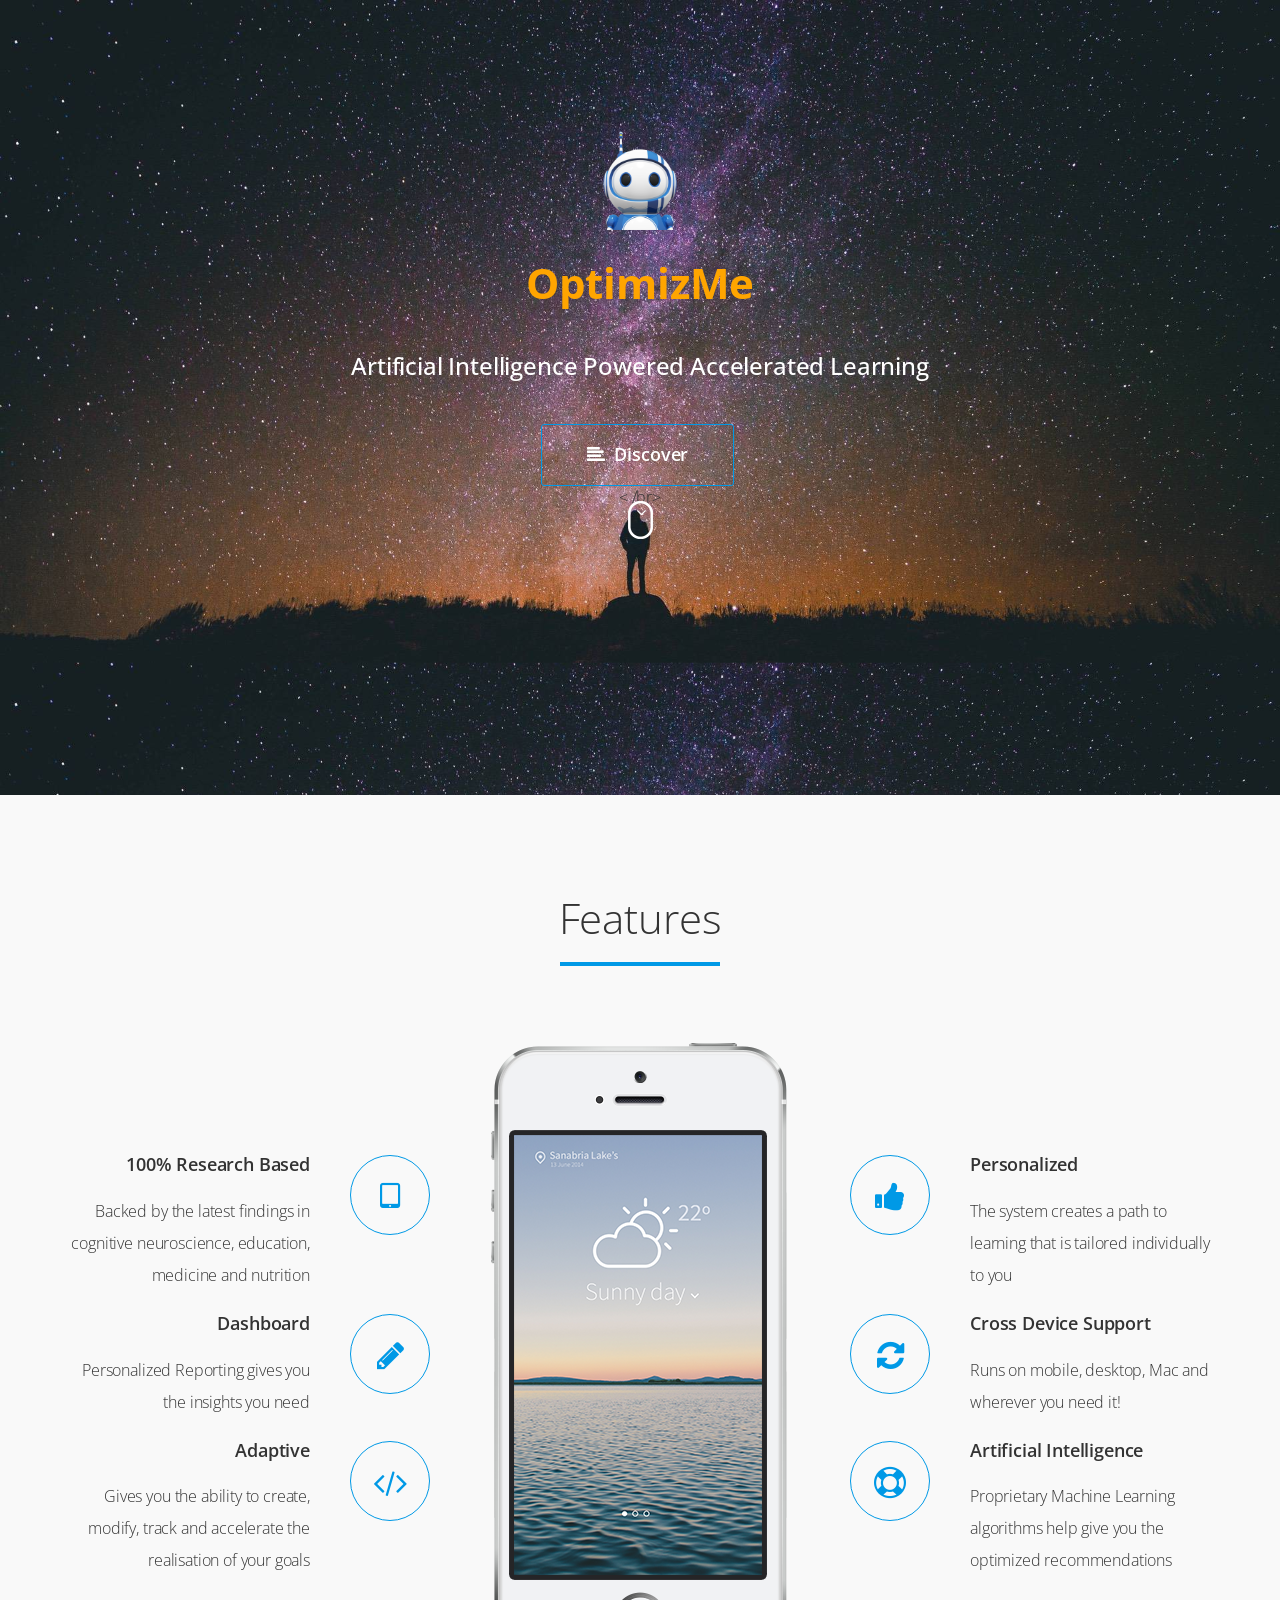
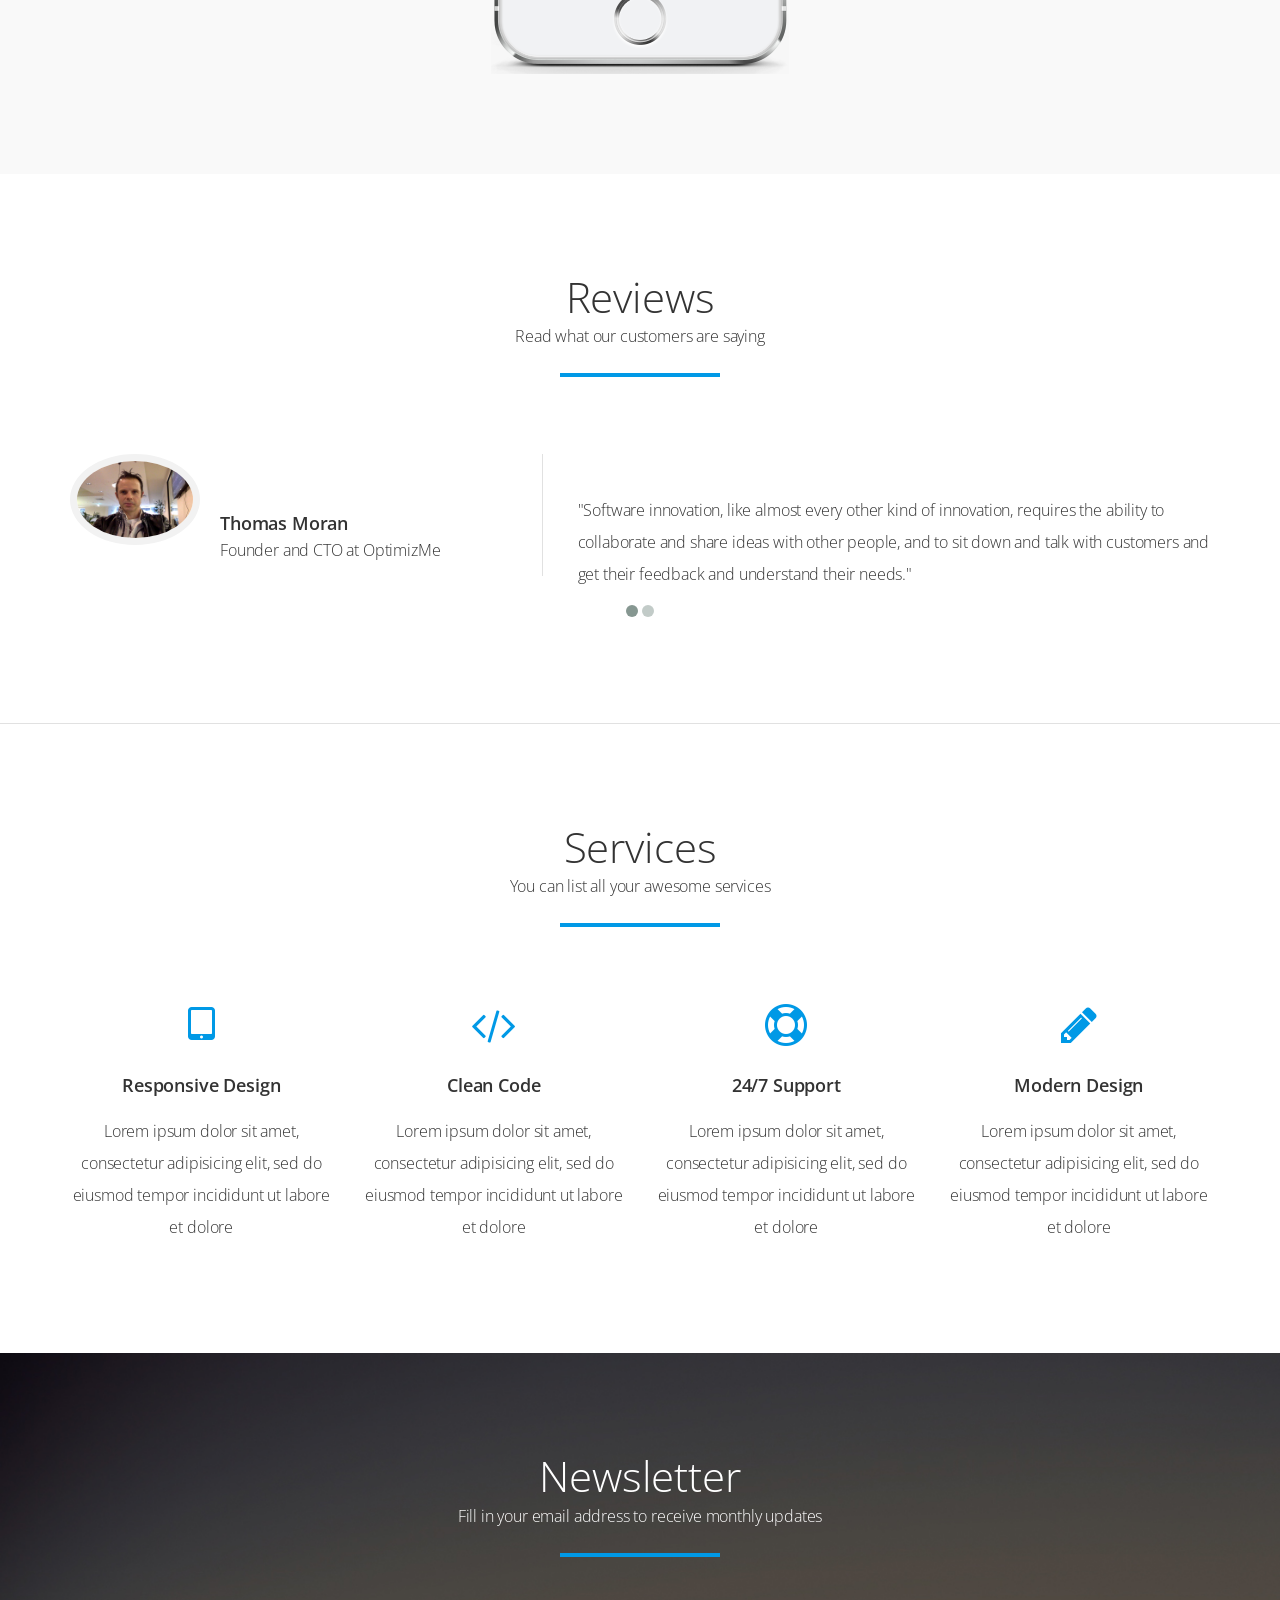
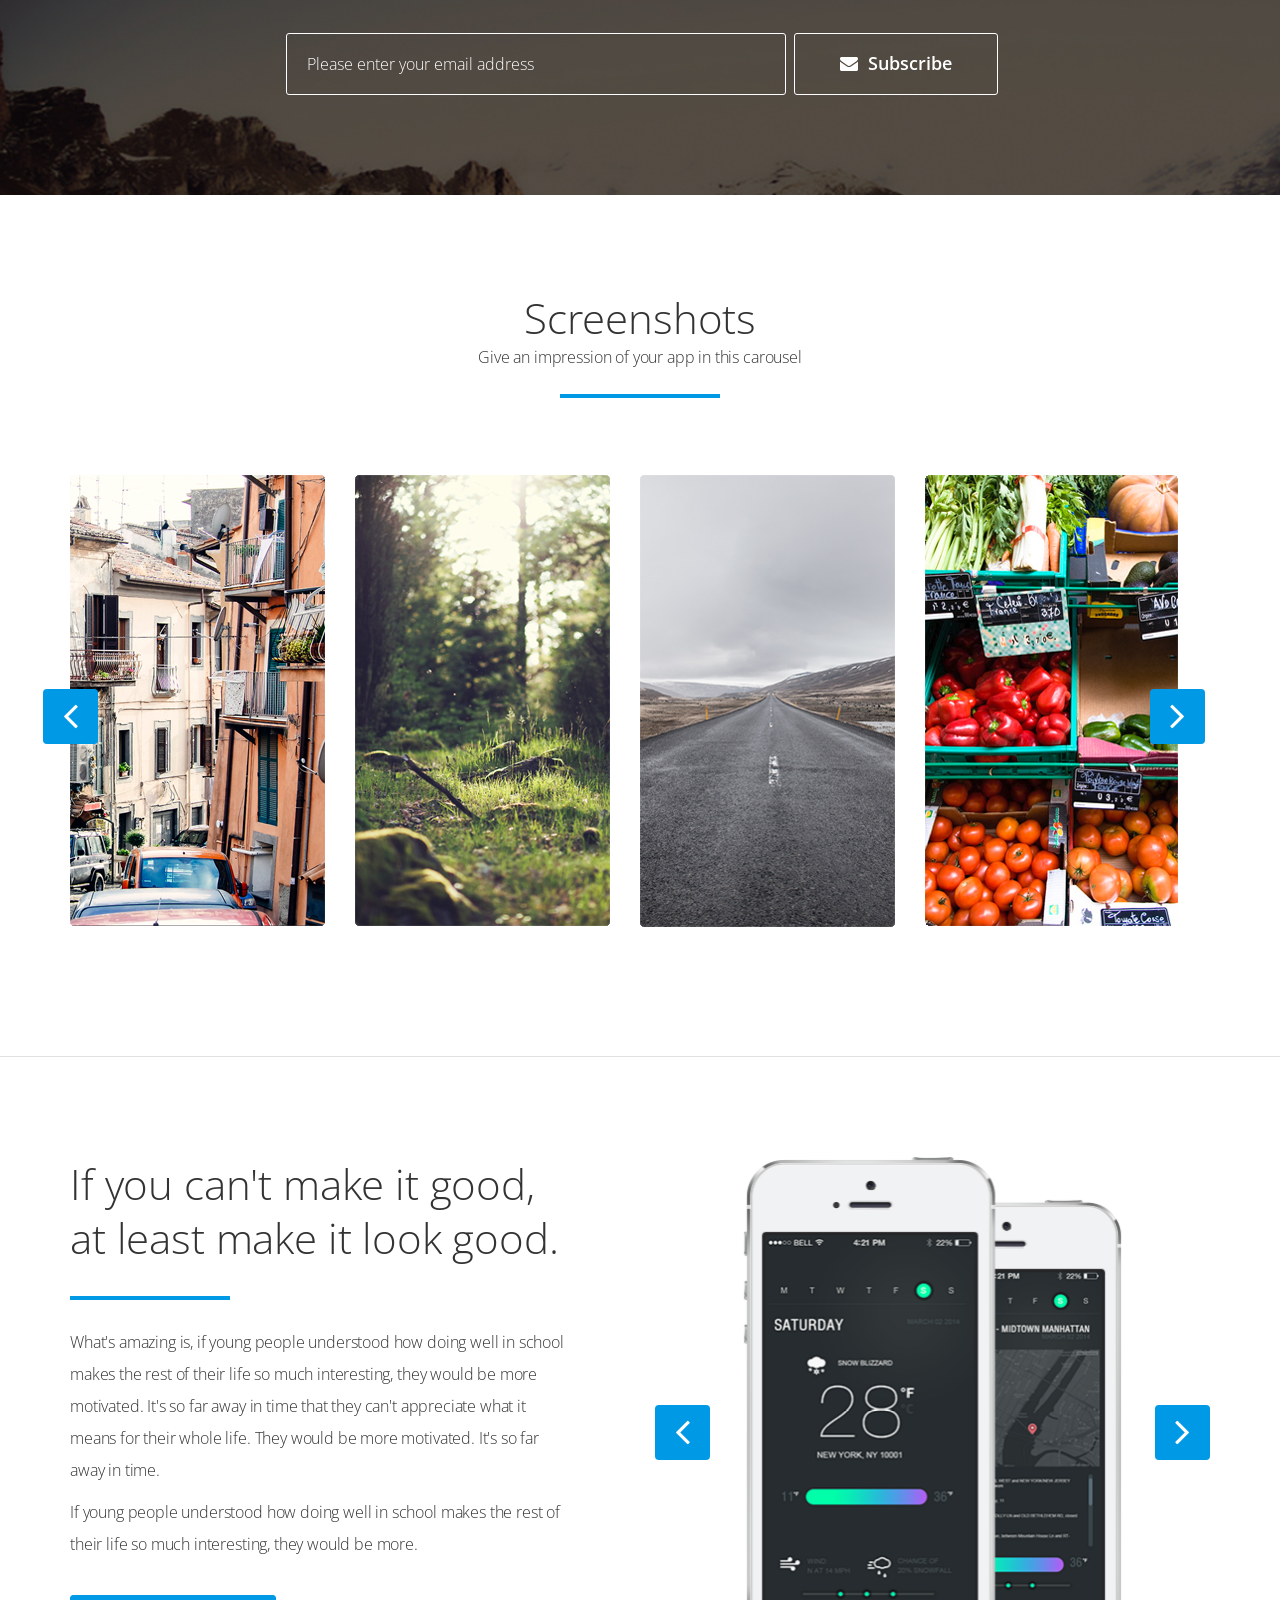
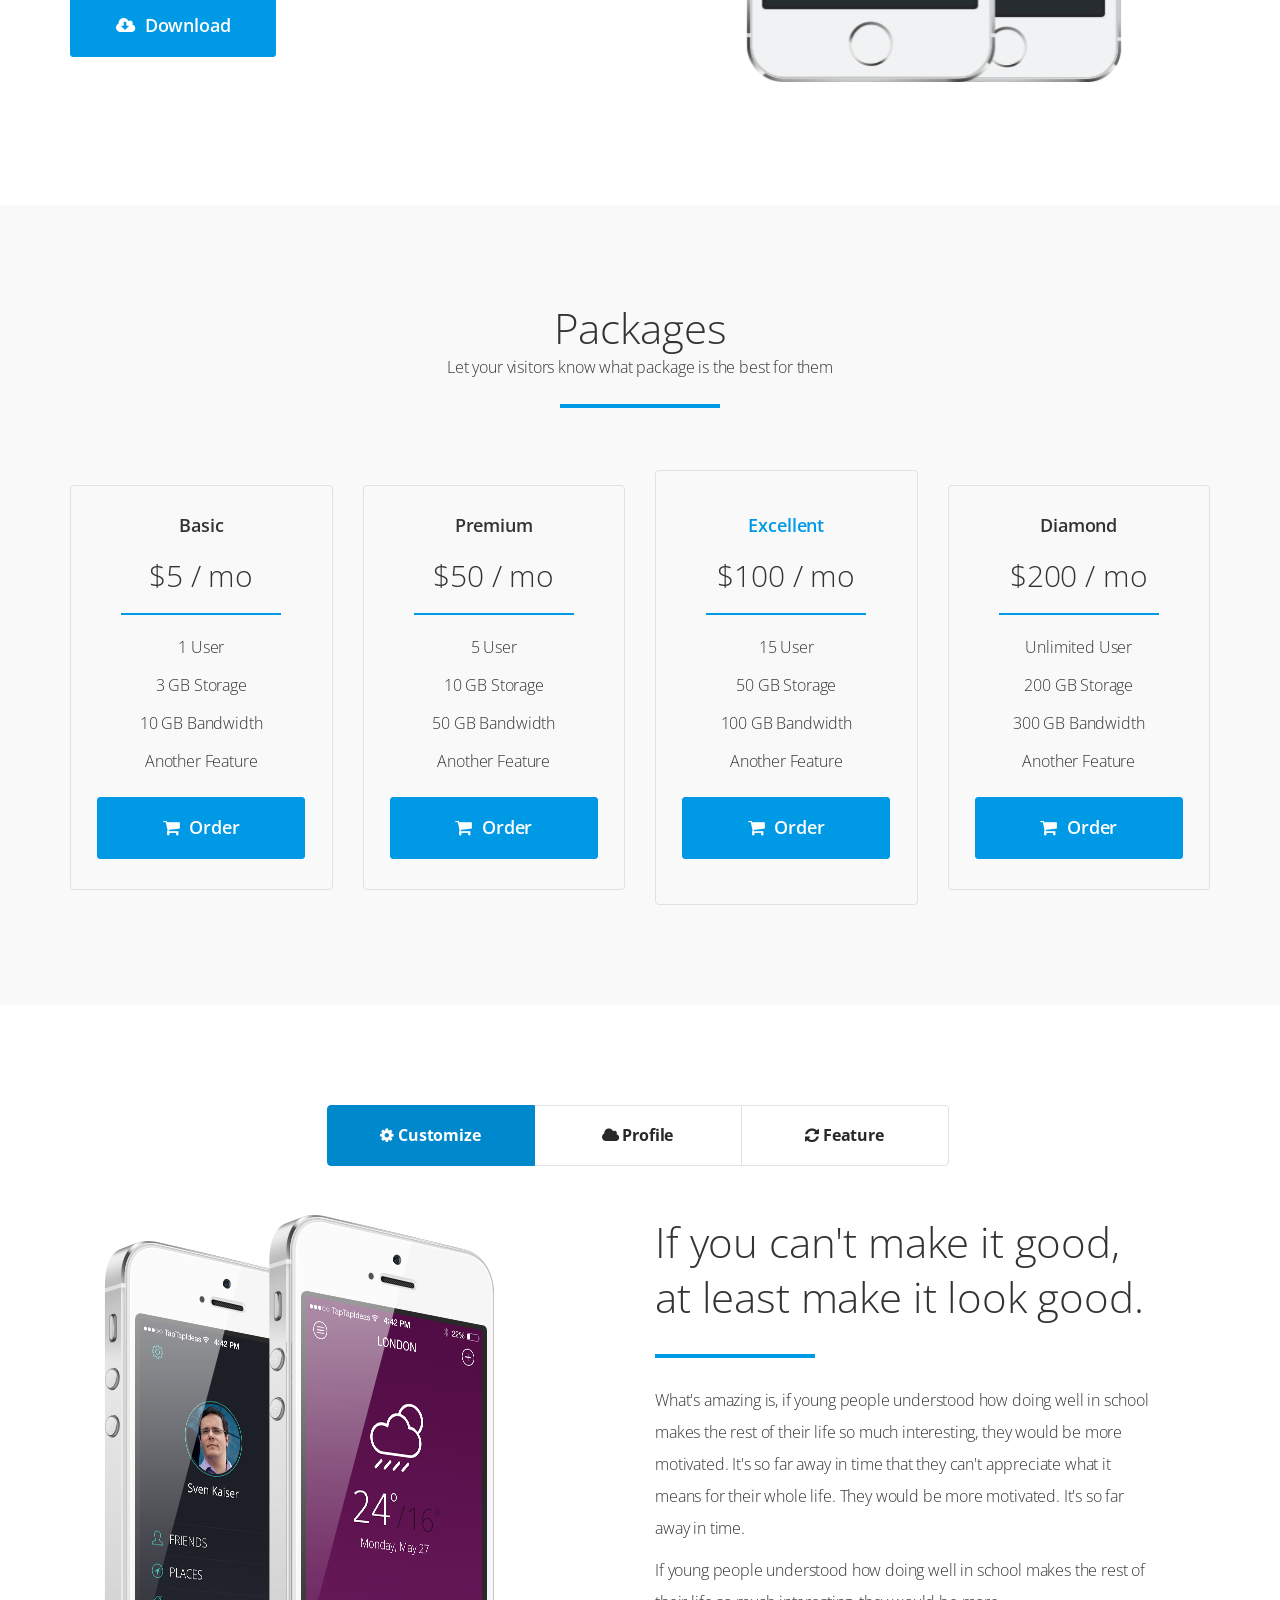
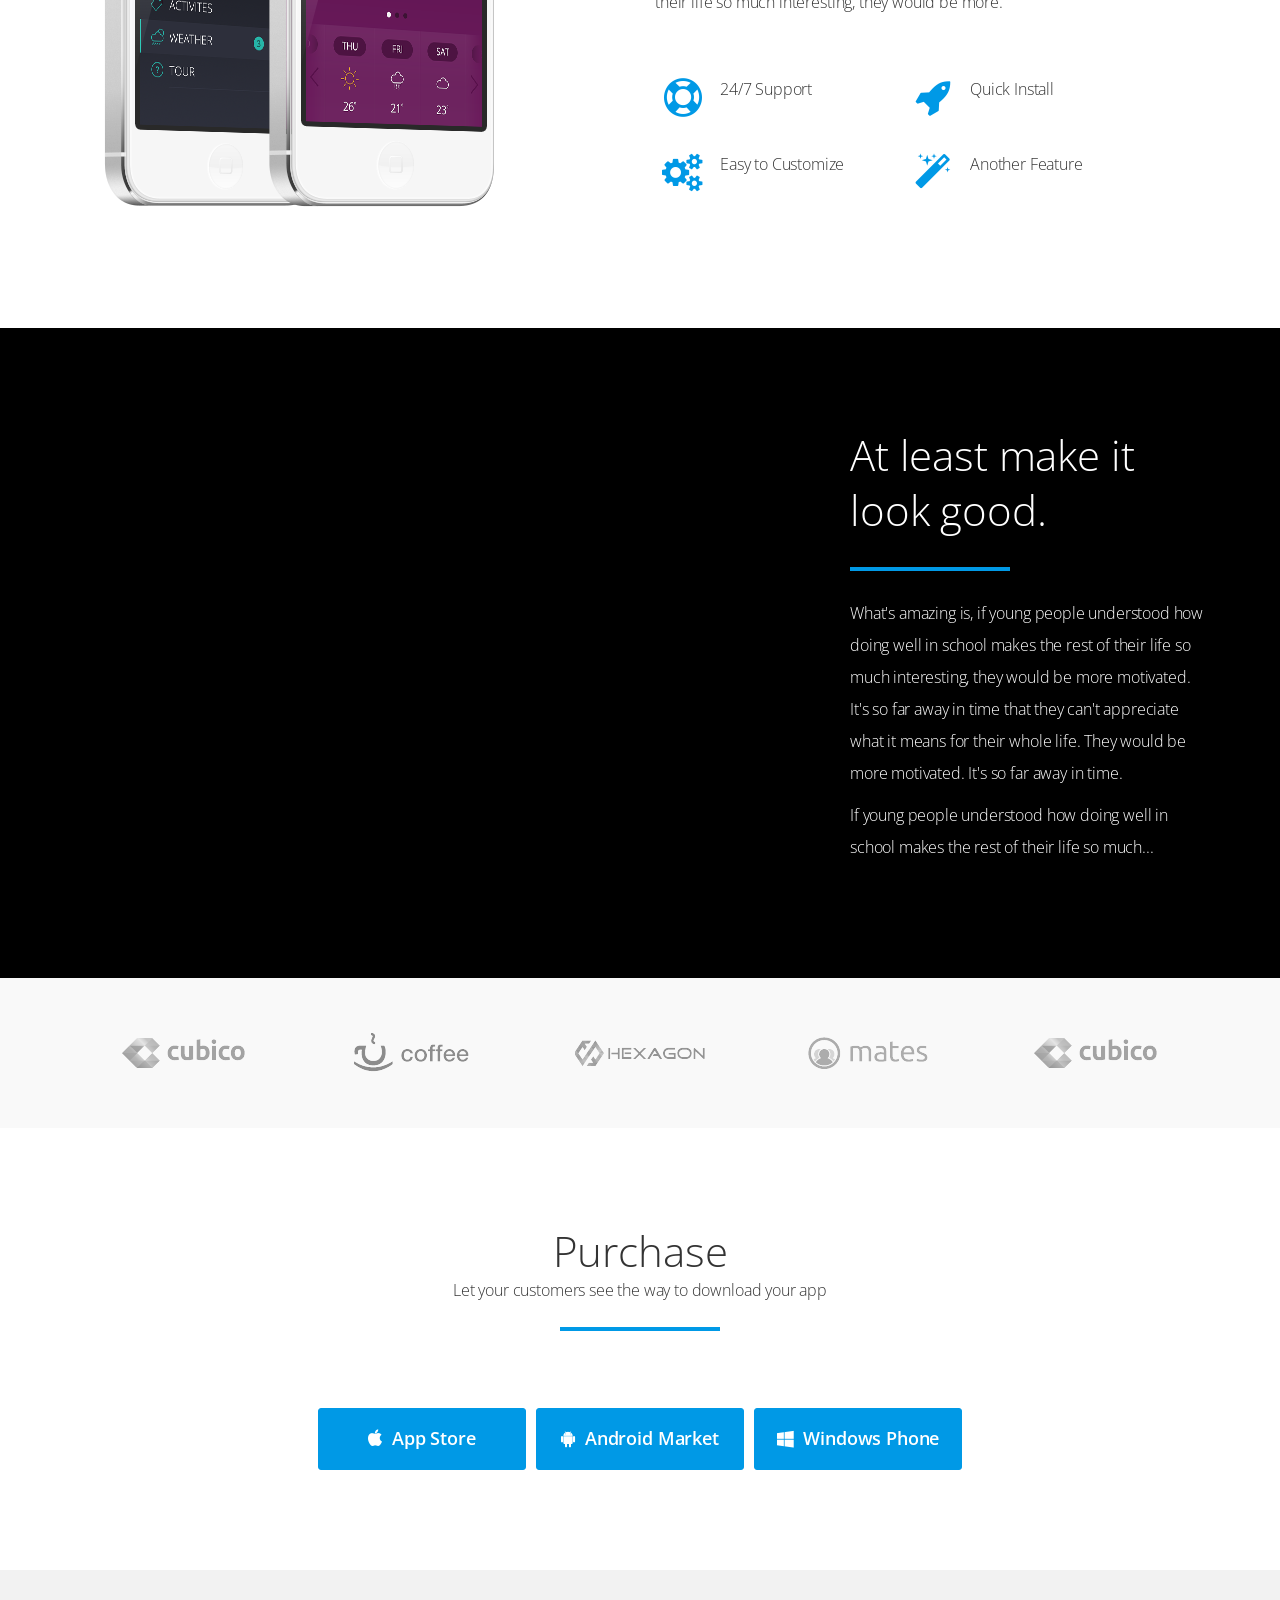
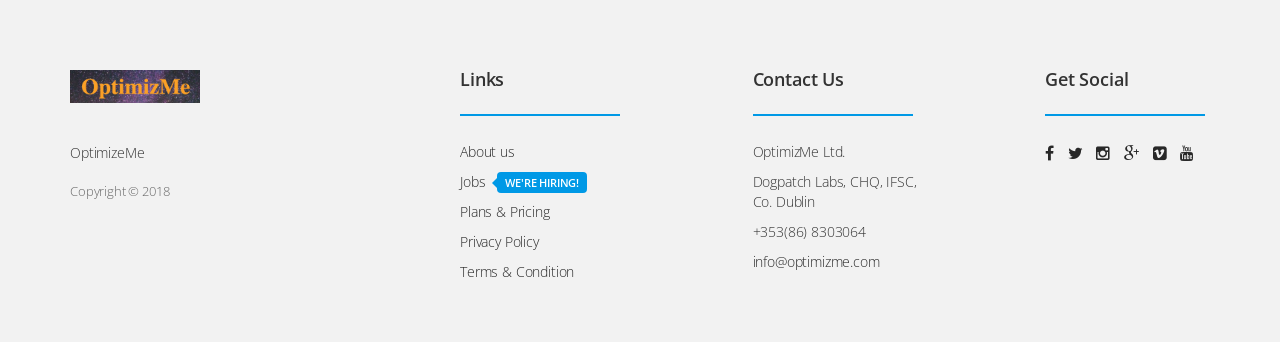
<file: v1.4.3/index.html>
<!DOCTYPE html>
<html lang="en">
<head>

    <!-- Meta Data -->
    <meta charset="utf-8">
    <meta name="viewport" content="width=device-width, initial-scale=1">
    <meta name="description" content="Lamap Bootstrap 3 App Landing Page">
    <meta name="author" content="">

    <!-- Favicon -->
    <link rel="shortcut icon" href="images/favicon.ico">

    <title>OptimizMe Landing Page</title>

    <!-- Stylesheets -->
    <link rel="stylesheet" href="css/bootstrap.min.css">
    <link rel="stylesheet" href="css/font-awesome.min.css">
    <link rel="stylesheet" href="css/owl.theme.css">
    <link rel="stylesheet" href="css/owl.carousel.css">
    <link rel="stylesheet" href="css/nivo-theme.css">
    <link rel="stylesheet" href="css/nivo-lightbox.css">

    <!-- Main Stylsheets -->
    <link rel="stylesheet" href="css/style_light.css">
    <link rel="stylesheet" href="css/responsive.css">

    <!-- Color Sheme CSS -->
    <link rel="stylesheet" href="css/color.css">

    <!-- Google Font -->
    <link href='http://fonts.googleapis.com/css?family=Open+Sans:400,300,600,700' rel='stylesheet' type='text/css'>

    <!--[if lt IE 9]>
	<script src="https://oss.maxcdn.com/libs/html5shiv/3.7.0/html5shiv.js"></script>
	<script src="https://oss.maxcdn.com/libs/respond.js/1.4.2/respond.min.js"></script>
<![endif]-->

</head>

<body>

    <!-- begin preloader -->
    <div class="preloader">
        <div class="preloader-content-wrapper">
            <div class="preloader-content">
                <i class="fa fa-cog fa-3x fa-spin"></i>
            </div>
        </div>
    </div>
    <!-- end preloader -->

    <!-- begin nav -->
    <nav class="navbar navbar-default navbar-fixed-top" role="navigation">
        <div class="container">
            <div class="navbar-header">
                <button type="button" class="navbar-toggle" data-toggle="collapse" data-target=".navbar-collapse">
				<span class="sr-only">Toggle navigation</span>
				<span>Menu</span>
			</button>
                <!-- begin logo in navigation -->
                <a class="navbar-brand" href="#intro">
				<img src="images/footer_logo.png" alt="logo small">
			</a>
                <!-- end logo in navigation -->
            </div>

            <div class="navbar-collapse collapse">
                <ul class="nav navbar-nav pull-right">
                    <!-- begin navigation items -->
                    <li class="current"><a href="#intro">Start</a></li>
                    <li><a href="#features">Features</a></li>
                    <li><a href="#services">Services</a></li>
                    <li><a href="#screenshots">Screenshots</a></li>
                    <li><a href="#packages">Packages</a></li>
                    <li><a href="#extra">Extra</a></li>
                    <li><a href="#video">Video</a></li>
                    <li><a href="#download">Download</a></li>
                    <!-- end navigation items -->
                </ul>
            </div>
        </div>
    </nav>
    <!-- end nav -->

    <!-- begin intro section -->
    <section class="intro" id="intro">

        <div class="container">
            <div class="row">

                <div class="col-md-12">
                    <div class="intro-section">
                        <!-- begin logo intro section -->
                        <!-- <img src="images/OptimizLogo.png" width="250" alt="logo"> </br> -->
                        <img src="images/andi.png" width="100" alt="logo">
                        <h1 style="color:orange;"> <strong><b> OptimizMe</b></strong> </h1>

                        <!-- end logo intro section -->
                        <h3>Artificial Intelligence Powered Accelerated Learning</h3>
                        <ul class="list-inline">
                            <!--<li>
                                <a href="#" class="btn btn-custom">
								<i class="fa fa-cloud-download"></i>
								Download
							</a>
                            </li> -->
                            </br>
                            <li>
                                <a href="#" class="btn btn-custom-border">
								<i class="fa fa-align-left"></i>
								Discover
							</a>
                            </li>
                        </ul>
                        < /br>
                            <a href="#" class="mouse">
						<i class="fa fa-angle-down Drop animated"></i>
					</a>

                    </div>
                </div>

            </div>
        </div>

        <span class="mouse"></span>

    </section>
    <!-- end intro section -->

    <!-- begin features section -->
    <section class="features" id="features">

        <div class="container">
            <div class="row">
                <div class="col-md-12">
                    <div class="section-head">
                        <h1>Features</h1>
                        <!-- <p>You can show your app features</p> -->
                        <span class="underline"></span>
                    </div>
                </div>
            </div>

            <div class="row">
                <div class="col-md-4">
                    <div class="features-left">

                        <!-- begin single feature item -->
                        <div class="feature">
                            <div class="icon-container">
                                <div class="icon">
                                    <i class="fa fa-tablet"></i>
                                </div>
                            </div>

                            <div class="fetaure-details">
                                <h4 class="main-color">100% Research Based </h4>
                                <p>
                                    Backed by the latest findings in cognitive neuroscience, education, medicine and nutrition
                                </p>
                            </div>
                        </div>
                        <!-- end single feature item -->

                        <!-- begin single feature item -->
                        <div class="feature">
                            <div class="icon-container">
                                <div class="icon">
                                    <i class="fa fa-pencil"></i>
                                </div>
                            </div>

                            <div class="fetaure-details">
                                <h4 class="main-color">Dashboard</h4>
                                <p>
                                    Personalized Reporting gives you the insights you need
                                </p>
                            </div>
                        </div>
                        <!-- end single feature item -->

                        <!-- begin single feature item -->
                        <div class="feature">
                            <div class="icon-container">
                                <div class="icon">
                                    <i class="fa fa-code"></i>
                                </div>
                            </div>

                            <div class="fetaure-details">
                                <h4 class="main-color">Adaptive</h4>
                                <p>
                                    Gives you the ability to create, modify, track and accelerate the realisation of your goals
                                </p>
                            </div>
                        </div>
                        <!-- end single feature item -->

                    </div>
                </div>

                <div class="col-md-4">
                    <!-- begin feature image -->
                    <figure class="image-features">
                        <img src="images/iphone5_white.png" alt="iphone">
                    </figure>
                    <!-- end feature image -->
                </div>

                <div class="col-md-4">
                    <div class="features-right">

                        <!-- begin single feature item -->
                        <div class="feature">
                            <div class="icon-container">
                                <div class="icon">
                                    <i class="fa fa-thumbs-up"></i>
                                </div>
                            </div>

                            <div class="fetaure-details">
                                <h4 class="main-color">Personalized</h4>
                                <p>
                                    The system creates a path to learning that is tailored individually to you
                                </p>
                            </div>
                        </div>
                        <!-- end single feature item -->

                        <!-- begin single feature item -->
                        <div class="feature">
                            <div class="icon-container">
                                <div class="icon">
                                    <i class="fa fa-refresh"></i>
                                </div>
                            </div>

                            <div class="fetaure-details">
                                <h4 class="main-color">Cross Device Support</h4>
                                <p>
                                    Runs on mobile, desktop, Mac and wherever you need it!
                                </p>
                            </div>
                        </div>
                        <!-- end single feature item -->

                        <!-- begin single feature item -->
                        <div class="feature">
                            <div class="icon-container">
                                <div class="icon">
                                    <i class="fa fa-support"></i>
                                </div>
                            </div>

                            <div class="fetaure-details">
                                <h4 class="main-color">Artificial Intelligence</h4>
                                <p>
                                    Proprietary Machine Learning algorithms help give you the optimized recommendations
                                </p>
                            </div>
                        </div>
                        <!-- end single feature item -->
                    </div>
                </div>
            </div>
        </div>

    </section>
    <!-- end features section -->

    <!-- begin reviews section -->
    <section class="reviews" id="reviews">
        <div class="container">

            <div class="row">
                <div class="col-md-12">
                    <div class="section-head">
                        <h1>Reviews</h1>
                        <p>Read what our customers are saying</p>
                        <span class="underline"></span>
                    </div>
                </div>
            </div>

            <div class="row">
                <div class="testemonials">

                    <!-- begin single testomial item -->
                    <div class="testemonial">
                        <div class="col-md-5 client-data">
                            <div class="client-image">
                                <img src="images/selfie%20at%20dogpatch1.jpg" width="130" alt="client">
                            </div>
                            <div class="client-name">
                                <h4>Thomas Moran</h4>
                                <p>Founder and CTO at OptimizMe</p>
                            </div>
                        </div>
                        <div class="col-md-7 col-sm-12">
                            <div class="client-quote">
                                <p>"Software innovation, like almost every other kind of innovation, requires the ability to collaborate and share ideas with other people, and to sit down and talk with customers and get their feedback and understand their needs."</p>
                            </div>
                        </div>
                    </div>
                    <!-- end single testomial item -->
                    <!-- begin single testomial item -->
                    <div class="testemonial">
                        <div class="col-md-5 client-data">
                            <div class="client-image">
                                <img src="images/person.png" alt="client">
                            </div>
                            <div class="client-name">
                                <h4>Client name</h4>
                                <p>Art Director at Appcreator</p>
                            </div>
                        </div>
                        <div class="col-md-7">
                            <div class="client-quote">
                                <p>"Software innovation, like almost every other kind of innovation, requires the ability to collaborate and share ideas with other people, and to sit down and talk with customers and get their feedback and understand their needs."</p>
                            </div>
                        </div>
                    </div>
                    <!-- end single testomial item -->
                </div>
            </div>

        </div>
    </section>
    <!-- end reviews section -->

    <div class="divider"></div>

    <!-- begin services section -->
    <section class="services" id="services">
        <div class="container">

            <div class="row">
                <div class="col-md-12">
                    <div class="section-head">
                        <h1>Services</h1>
                        <p>You can list all your awesome services</p>
                        <span class="underline"></span>
                    </div>
                </div>
            </div>

            <div class="row">
                <div class="col-md-3 col-sm-6">
                    <!-- begin single service item -->
                    <div class="service">
                        <i class="fa fa-tablet"></i>
                        <h4>Responsive Design</h4>
                        <p>Lorem ipsum dolor sit amet, consectetur adipisicing elit, sed do eiusmod tempor incididunt ut labore et dolore</p>
                    </div>
                    <!-- end single service item -->
                </div>
                <div class="col-md-3 col-sm-6">
                    <!-- begin single service item -->
                    <div class="service">
                        <i class="fa fa-code"></i>
                        <h4>Clean Code</h4>
                        <p>Lorem ipsum dolor sit amet, consectetur adipisicing elit, sed do eiusmod tempor incididunt ut labore et dolore</p>
                    </div>
                    <!-- end single service item -->
                </div>
                <div class="col-md-3 col-sm-6">
                    <!-- begin single service item -->
                    <div class="service">
                        <i class="fa fa-support"></i>
                        <h4>24/7 Support</h4>
                        <p>Lorem ipsum dolor sit amet, consectetur adipisicing elit, sed do eiusmod tempor incididunt ut labore et dolore</p>
                    </div>
                    <!-- end single service item -->
                </div>
                <div class="col-md-3 col-sm-6">
                    <!-- begin single service item -->
                    <div class="service">
                        <i class="fa fa-pencil"></i>
                        <h4>Modern Design</h4>
                        <p>Lorem ipsum dolor sit amet, consectetur adipisicing elit, sed do eiusmod tempor incididunt ut labore et dolore</p>
                    </div>
                    <!-- end single service item -->
                </div>
            </div>

        </div>
    </section>
    <!-- end services section -->

    <!-- begin newsletter section -->
    <section class="newsletter" id="newsletter">
        <div class="container">

            <div class="row">
                <div class="col-md-12">
                    <div class="section-head">
                        <h1>Newsletter</h1>
                        <p>Fill in your email address to receive monthly updates </p>
                        <span class="underline"></span>
                    </div>
                </div>
            </div>

            <div class="row">
                <div class="col-sm-12 form">
                    <div id="contact">

                        <form method="post" action="contact.php" name="contactform" id="contactform">

                            <fieldset>

                                <label for="email" accesskey="E"></label>
                                <input name="email" type="text" id="email" size="30" value="" placeholder="Please enter your email address" />

                                <button type="submit" class="submit btn btn-send" id="submit" value="Submit">
							<i class="fa fa-envelope"></i>
							Subscribe
						</button>

                            </fieldset>

                        </form>

                        <div class="tex-center">
                            <div id="message"></div>
                        </div>

                    </div>
                </div>
            </div>
        </div>
    </section>
    <!-- end newsletter section -->

    <!-- begin screenshots section -->
    <section class="screenshots" id="screenshots">

        <div class="container">

            <div class="row">
                <div class="col-md-12">
                    <div class="section-head">
                        <h1>Screenshots</h1>
                        <p>Give an impression of your app in this carousel</p>
                        <span class="underline"></span>
                    </div>
                </div>
            </div>

            <div class="row">

                <div class="col-md-12">

                    <div class="screens">
                        <!-- begin single screenshot -->
                        <div class="screen">
                            <a href="images/screen1.png" data-lightbox-gallery="screens">
							<img src="images/screen1.png" alt="screenshot">
							<span class="hover-screen">
								<i class="fa fa-search"></i>
							</span>
						</a>
                        </div>
                        <!-- end single screenshot -->
                        <!-- begin single screenshot -->
                        <div class="screen">
                            <a href="images/screen2.png" data-lightbox-gallery="screens">
							<img src="images/screen2.png" alt="screenshot">
							<span class="hover-screen">
								<i class="fa fa-search"></i>
							</span>
						</a>
                        </div>
                        <!-- end single screenshot -->
                        <!-- begin single screenshot -->
                        <div class="screen">
                            <a href="images/screen3.png" data-lightbox-gallery="screens">
							<img src="images/screen3.png" alt="screenshot">
							<span class="hover-screen">
								<i class="fa fa-search"></i>
							</span>
						</a>
                        </div>
                        <!-- end single screenshot -->
                        <!-- begin single screenshot -->
                        <div class="screen">
                            <a href="images/screen4.png" data-lightbox-gallery="screens">
							<img src="images/screen4.png" alt="screenshot">
							<span class="hover-screen">
								<i class="fa fa-search"></i>
							</span>
						</a>
                        </div>
                        <!-- end single screenshot -->
                        <!-- begin single screenshot -->
                        <div class="screen">
                            <a href="images/screen1.png" data-lightbox-gallery="screens">
							<img src="images/screen1.png" alt="screenshot">
							<span class="hover-screen">
								<i class="fa fa-search"></i>
							</span>
						</a>
                        </div>
                        <!-- end single screenshot -->
                        <!-- begin single screenshot -->
                        <div class="screen">
                            <a href="images/screen2.png" data-lightbox-gallery="screens">
							<img src="images/screen2.png" alt="screenshot">
							<span class="hover-screen">
								<i class="fa fa-search"></i>
							</span>
						</a>
                        </div>
                        <!-- end single screenshot -->
                        <!-- begin single screenshot -->
                        <div class="screen">
                            <a href="images/screen3.png" data-lightbox-gallery="screens">
							<img src="images/screen3.png" alt="screenshot">
							<span class="hover-screen">
								<i class="fa fa-search"></i>
							</span>
						</a>
                        </div>
                        <!-- end single screenshot -->
                        <!-- begin single screenshot -->
                        <div class="screen">
                            <a href="images/screen4.png" data-lightbox-gallery="screens">
							<img src="images/screen4.png" alt="screenshot">
							<span class="hover-screen">
								<i class="fa fa-search"></i>
							</span>
						</a>
                        </div>
                        <!-- end single screenshot -->
                    </div>
                </div>
            </div>
        </div>
    </section>
    <!-- end screenshots section -->

    <div class="divider"></div>

    <!-- begin brief section -->
    <section class="brief" id="brief">
        <div class="container">
            <div class="row">
                <div class="col-md-6 col-sm-12">
                    <div class="brief-content">
                        <h1>If you can't make it good, at least make it look good.</h1>
                        <div class="underline"></div>
                        <p>
                            What's amazing is, if young people understood how doing well in school makes the rest of their life so much interesting, they would be more motivated. It's so far away in time that they can't appreciate what it means for their whole life. They would be more motivated. It's so far away in time.
                        </p>
                        <p>
                            If young people understood how doing well in school makes the rest of their life so much interesting, they would be more.
                        </p>
                        <a href="#" class="btn btn-custom">
						<i class="fa fa-cloud-download"></i>
						Download
					</a>
                    </div>
                </div>
                <div class="col-md-6 col-sm-12">
                    <figure class="small-slider">
                        <!-- begin single slider item -->
                        <div class="item">
                            <img src="images/iphone5_two.png" alt="iphone5">
                        </div>
                        <!-- end single slider item -->
                        <!-- begin single slider item -->
                        <div class="item">
                            <img src="images/iphone5_white.png" alt="iphone5">
                        </div>
                        <!-- end single slider item -->
                    </figure>
                </div>
            </div>
        </div>
    </section>
    <!-- end brief section -->

    <!-- begin packages section -->
    <section class="packages" id="packages">

        <div class="container">

            <div class="row">
                <div class="col-md-12">
                    <div class="section-head">
                        <h1>Packages</h1>
                        <p>Let your visitors know what package is the best for them</p>
                        <span class="underline"></span>
                    </div>
                </div>
            </div>

            <div class="row">

                <div class="col-md-3 col-sm-6">
                    <!-- begin single package -->
                    <div class="package">
                        <div class="package-name">
                            <h4>Basic</h4>
                        </div>
                        <span class="package-price">$5 / mo</span>
                        <div class="underline-small"></div>
                        <div class="package-features">
                            <ul>
                                <li>1 User</li>
                                <li>3 GB Storage</li>
                                <li>10 GB Bandwidth</li>
                                <li>Another Feature</li>
                            </ul>
                        </div>
                        <a href="#" class="btn btn-custom">
						<i class="fa fa-shopping-cart"></i>
						Order
					</a>
                    </div>
                    <!-- end single package -->
                </div>

                <div class="col-md-3 col-sm-6">
                    <!-- begin single package -->
                    <div class="package">
                        <div class="package-name">
                            <h4>Premium</h4>
                        </div>
                        <span class="package-price">$50 / mo</span>
                        <div class="underline-small"></div>
                        <div class="package-features">
                            <ul>
                                <li>5 User</li>
                                <li>10 GB Storage</li>
                                <li>50 GB Bandwidth</li>
                                <li>Another Feature</li>
                            </ul>
                        </div>
                        <a href="#" class="btn btn-custom">
						<i class="fa fa-shopping-cart"></i>
						Order
					</a>
                    </div>
                    <!-- end single package -->
                </div>

                <div class="col-md-3 col-sm-6">
                    <!-- begin single package -->
                    <div class="package featured">
                        <div class="package-name">
                            <h4>Excellent</h4>
                        </div>
                        <span class="package-price">$100 / mo</span>
                        <div class="underline-small"></div>
                        <div class="package-features">
                            <ul>
                                <li>15 User</li>
                                <li>50 GB Storage</li>
                                <li>100 GB Bandwidth</li>
                                <li>Another Feature</li>
                            </ul>
                        </div>
                        <a href="#" class="btn btn-custom">
						<i class="fa fa-shopping-cart"></i>
						Order
					</a>
                    </div>
                    <!-- end single package -->
                </div>

                <div class="col-md-3 col-sm-6">
                    <!-- begin single package -->
                    <div class="package">
                        <div class="package-name">
                            <h4>Diamond</h4>
                        </div>
                        <span class="package-price">$200 / mo</span>
                        <div class="underline-small"></div>
                        <div class="package-features">
                            <ul>
                                <li>Unlimited User</li>
                                <li>200 GB Storage</li>
                                <li>300 GB Bandwidth</li>
                                <li>Another Feature</li>
                            </ul>
                        </div>
                        <a href="#" class="btn btn-custom">
						<i class="fa fa-shopping-cart"></i>
						Order
					</a>
                    </div>
                    <!-- end single package -->
                </div>

            </div>

        </div>
    </section>
    <!-- end packages section -->

    <!-- begin extra section -->
    <section class="extra" id="extra">
        <div class="container">

            <div class="row">
                <div class="col-md-12 tabs">

                    <!-- begin tab pane nav tabs -->
                    <ul class="nav nav-tabs" role="tablist">
                        <li class="active">
                            <a href="#first-tab" role="tab" data-toggle="tab">
							<i class="fa fa-cog"></i>
							Customize
						</a>
                        </li>
                        <li>
                            <a href="#second-tab" role="tab" data-toggle="tab">
							<i class="fa fa-cloud"></i>
							Profile
						</a>
                        </li>
                        <li>
                            <a href="#third-tab" role="tab" data-toggle="tab">
							<i class="fa fa-refresh"></i>
							Feature
						</a>
                        </li>
                    </ul>
                    <!-- end tab pane nav tabs -->

                </div>
            </div>

            <div class="row">

                <div class="tab-content">

                    <!-- begin first tab content -->
                    <div class="tab-pane fade in active" id="first-tab">
                        <div class="col-md-5">
                            <figure>
                                <img src="images/iphones_skew.png" alt="iphones skew">
                            </figure>
                        </div>

                        <div class="col-md-6 col-md-offset-1">
                            <div class="brief-content">
                                <h1>If you can't make it good, at least make it look good.</h1>
                                <div class="underline"></div>
                                <p>
                                    What's amazing is, if young people understood how doing well in school makes the rest of their life so much interesting, they would be more motivated. It's so far away in time that they can't appreciate what it means for their whole life. They would be more motivated. It's so far away in time.
                                </p>
                                <p>
                                    If young people understood how doing well in school makes the rest of their life so much interesting, they would be more.
                                </p>

                                <div class="col-md-6 nopadding">
                                    <ul class="extra-features">
                                        <li>
                                            <div class="icon">
                                                <i class="fa fa-support"></i>
                                            </div>
                                            24/7 Support
                                        </li>
                                        <li>
                                            <div class="icon">
                                                <i class="fa fa-cogs"></i>
                                            </div>
                                            Easy to Customize
                                        </li>
                                    </ul>
                                </div>

                                <div class="col-md-6 nopadding">
                                    <ul class="extra-features">
                                        <li>
                                            <div class="icon">
                                                <i class="fa fa-rocket"></i>
                                            </div>
                                            Quick Install
                                        </li>
                                        <li>
                                            <div class="icon">
                                                <i class="fa fa-magic"></i>
                                            </div>
                                            Another Feature
                                        </li>
                                    </ul>
                                </div>

                            </div>
                        </div>
                    </div>
                    <!-- end first tab content -->

                    <!-- begin second tab content -->
                    <div class="tab-pane fade in" id="second-tab">
                        <div class="col-md-6">
                            <div class="brief-content">
                                <h1>If you can't make it good, at least make it look good.</h1>
                                <div class="underline"></div>
                                <p>
                                    What's amazing is, if young people understood how doing well in school makes the rest of their life so much interesting, they would be more motivated. It's so far away in time that they can't appreciate what it means for their whole life. They would be more motivated. It's so far away in time.
                                </p>
                                <p>
                                    If young people understood how doing well in school makes the rest of their life so much interesting, they would be more.
                                </p>
                            </div>
                        </div>

                        <div class="col-md-6">
                            <figure>
                                <img src="images/iphone5_two.png" alt="iphones two">
                            </figure>
                        </div>
                    </div>
                    <!-- end second tab content -->

                    <!-- begin third tab content -->
                    <div class="tab-pane fade in" id="third-tab">

                        <div class="col-md-6">
                            <figure>
                                <img src="images/iphone5_two.png" alt="iphones two">
                            </figure>
                        </div>

                        <div class="col-md-6">
                            <div class="brief-content">
                                <h1>If you can't make it good, at least make it look good.</h1>
                                <div class="underline"></div>
                                <p>
                                    What's amazing is, if young people understood how doing well in school makes the rest of their life so much interesting, they would be more motivated. It's so far away in time that they can't appreciate what it means for their whole life. They would be more motivated. It's so far away in time.
                                </p>
                                <p>
                                    If young people understood how doing well in school makes the rest of their life so much interesting, they would be more.
                                </p>
                            </div>
                        </div>
                    </div>
                    <!-- end third tab content -->

                </div>
            </div>

        </div>
    </section>
    <!-- end extra section -->

    <!-- begin video section -->
    <section class="video" id="video">
        <div class="container">
            <div class="row">

                <div class="col-md-8 video-item">

                    <!-- Replace your embed iframe src with below iframe -->
                    <iframe src="http://player.vimeo.com/video/102787065?color=63b5d6" width="750" height="450" frameborder="0" webkitallowfullscreen mozallowfullscreen allowfullscreen></iframe>

                </div>

                <div class="col-md-4">
                    <div class="brief-content">
                        <h1>At least make it look good.</h1>
                        <div class="underline"></div>
                        <p>
                            What's amazing is, if young people understood how doing well in school makes the rest of their life so much interesting, they would be more motivated. It's so far away in time that they can't appreciate what it means for their whole life. They would be more motivated. It's so far away in time.
                        </p>
                        <p>
                            If young people understood how doing well in school makes the rest of their life so much...
                        </p>
                    </div>
                </div>

            </div>
        </div>
    </section>
    <!-- end video section -->

    <!-- begin customer section -->
    <section class="customers">
        <div class="container">
            <div class="row">
                <div class="col-md-12">
                    <div class="customer-slider">
                        <div class="item">
                            <img src="images/customers/client1.png" alt="client logo">
                        </div>
                        <div class="item">
                            <img src="images/customers/client2.png" alt="client logo">
                        </div>
                        <div class="item">
                            <img src="images/customers/client3.png" alt="client logo">
                        </div>
                        <div class="item">
                            <img src="images/customers/client4.png" alt="client logo">
                        </div>
                        <div class="item">
                            <img src="images/customers/client1.png" alt="client logo">
                        </div>
                        <div class="item">
                            <img src="images/customers/client1.png" alt="client logo">
                        </div>
                        <div class="item">
                            <img src="images/customers/client2.png" alt="client logo">
                        </div>
                        <div class="item">
                            <img src="images/customers/client3.png" alt="client logo">
                        </div>
                        <div class="item">
                            <img src="images/customers/client4.png" alt="client logo">
                        </div>
                        <div class="item">
                            <img src="images/customers/client1.png" alt="client logo">
                        </div>
                    </div>
                </div>
            </div>
        </div>
    </section>
    <!-- end customer section -->

    <!-- begin download section -->
    <section class="download" id="download">
        <div class="container">

            <div class="row">
                <div class="col-md-12">
                    <div class="section-head">
                        <h1>Purchase</h1>
                        <p>Let your customers see the way to download your app</p>
                        <span class="underline"></span>
                    </div>
                </div>
            </div>

            <div class="row">
                <div class="col-md-12">
                    <ul class="list-inline">
                        <li>
                            <a href="#" class="btn btn-custom">
							<i class="fa fa-apple"></i>
							App Store
						</a>
                        </li>
                        <li>
                            <a href="#" class="btn btn-custom">
							<i class="fa fa-android"></i>
							Android  Market
						</a>
                        </li>
                        <li>
                            <a href="#" class="btn btn-custom">
							<i class="fa fa-windows"></i>
							Windows Phone
						</a>
                        </li>
                    </ul>
                </div>
            </div>

        </div>
    </section>
    <!-- end download section -->

    <!-- begin footer section -->
    <footer class="footer" id="footer">
        <div class="container">
            <div class="row">
                <div class="col-md-3 col-sm-3">
                    <!-- begin logo footer -->
                    <img src="images/OptimizLogo.png" width="130" alt="footer logo">
                    <!-- end logo footer -->
                    <p>
                        OptimizeMe
                    </p>
                    <p><small>Copyright &copy; 2018 </small></p>
                </div>

                <div class="col-md-2 col-md-offset-1 col-sm-3">
                    <h4>Links</h4>
                    <div class="underline-small"></div>
                    <ul>
                        <li>
                            <a href="#">About us</a>
                        </li>
                        <li>
                            <a href="#">
						Jobs
						<span class="jobs">We're hiring!</span>
						</a>
                        </li>
                        <li>
                            <a href="#">Plans &amp; Pricing</a>
                        </li>
                        <li>
                            <a href="#">Privacy Policy</a>
                        </li>
                        <li>
                            <a href="#">Terms &amp; Condition</a>
                        </li>
                    </ul>
                </div>

                <div class="col-md-2 col-md-offset-1 col-sm-3">
                    <h4>Contact Us</h4>
                    <div class="underline-small"></div>
                    <ul>
                        <li>OptimizMe Ltd.</li>
                        <li>Dogpatch Labs, CHQ, IFSC, Co. Dublin</li>
                        <li>+353(86) 8303064 </li>
                        <li>
                            <a href="mailto:info@yourdomain.com">info@optimizme.com</a>
                        </li>
                    </ul>
                </div>

                <div class="col-md-2 col-md-offset-1 col-sm-3">
                    <h4>Get Social</h4>
                    <div class="underline-small"></div>
                    <ul class="list-inline">
                        <li>
                            <a href="#"><i class="fa fa-facebook"></i></a>
                        </li>
                        <li>
                            <a href="#"><i class="fa fa-twitter"></i></a>
                        </li>
                        <li>
                            <a href="#"><i class="fa fa-instagram"></i></a>
                        </li>
                        <li>
                            <a href="#"><i class="fa fa-google-plus"></i></a>
                        </li>
                        <li>
                            <a href="#"><i class="fa fa-vimeo-square"></i></a>
                        </li>
                        <li>
                            <a href="#"><i class="fa fa-youtube"></i></a>
                        </li>
                    </ul>
                </div>

            </div>
        </div>
    </footer>
    <!-- end footer section -->

    <!-- Javascripts -->
    <script src="js/jquery.js"></script>
    <script src="js/bootstrap.min.js"></script>
    <script src="js/owl.carousel.min.js"></script>
    <script src="js/jquery.fitvids.js"></script>
    <script src="js/smoothScroll.js"></script>
    <script src="js/nivo-lightbox.min.js"></script>
    <script src="js/jquery.scrollTo.js"></script>
    <script src="js/jquery.nav.js"></script>
    <script src="js/wow.min.js"></script>
    <script src="js/jquery.jigowatt.js"></script>

    <!-- Custom Javascript -->
    <script src="js/main.js"></script>

</body>
</html>
</file>
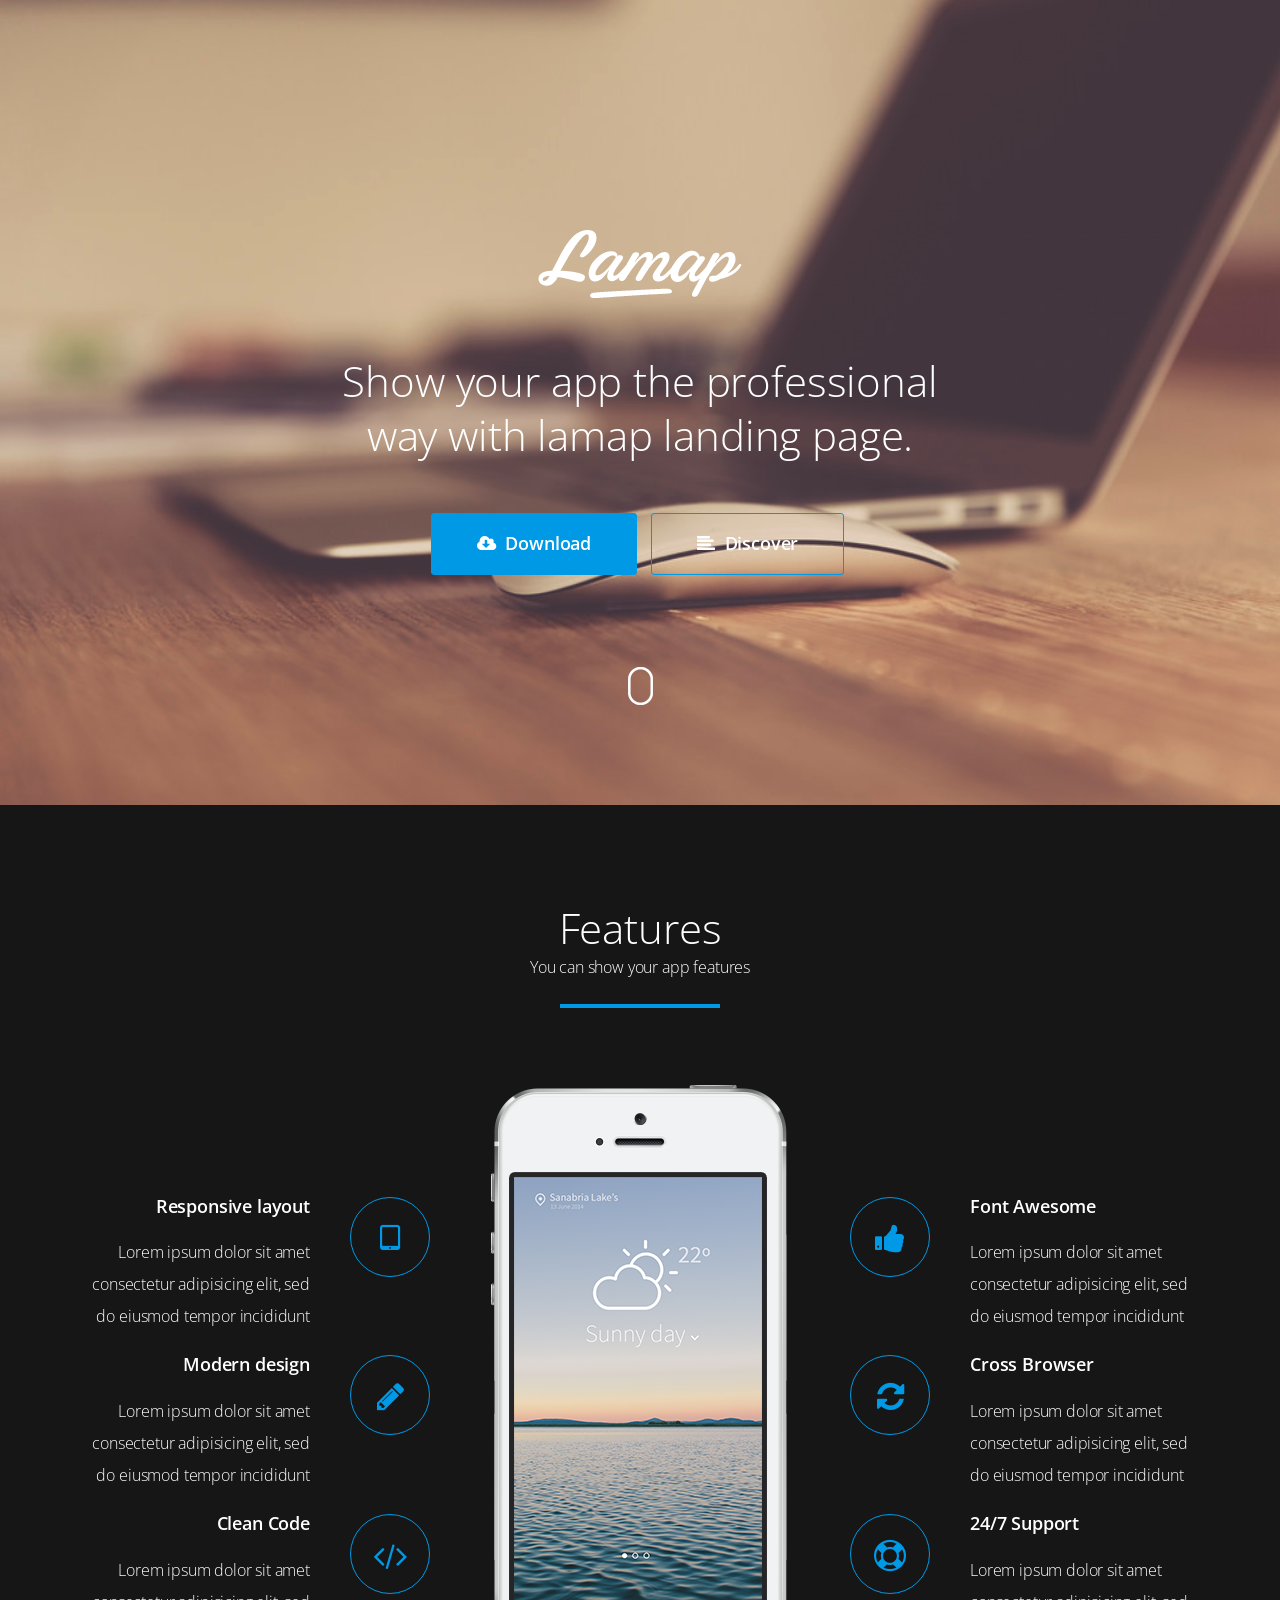
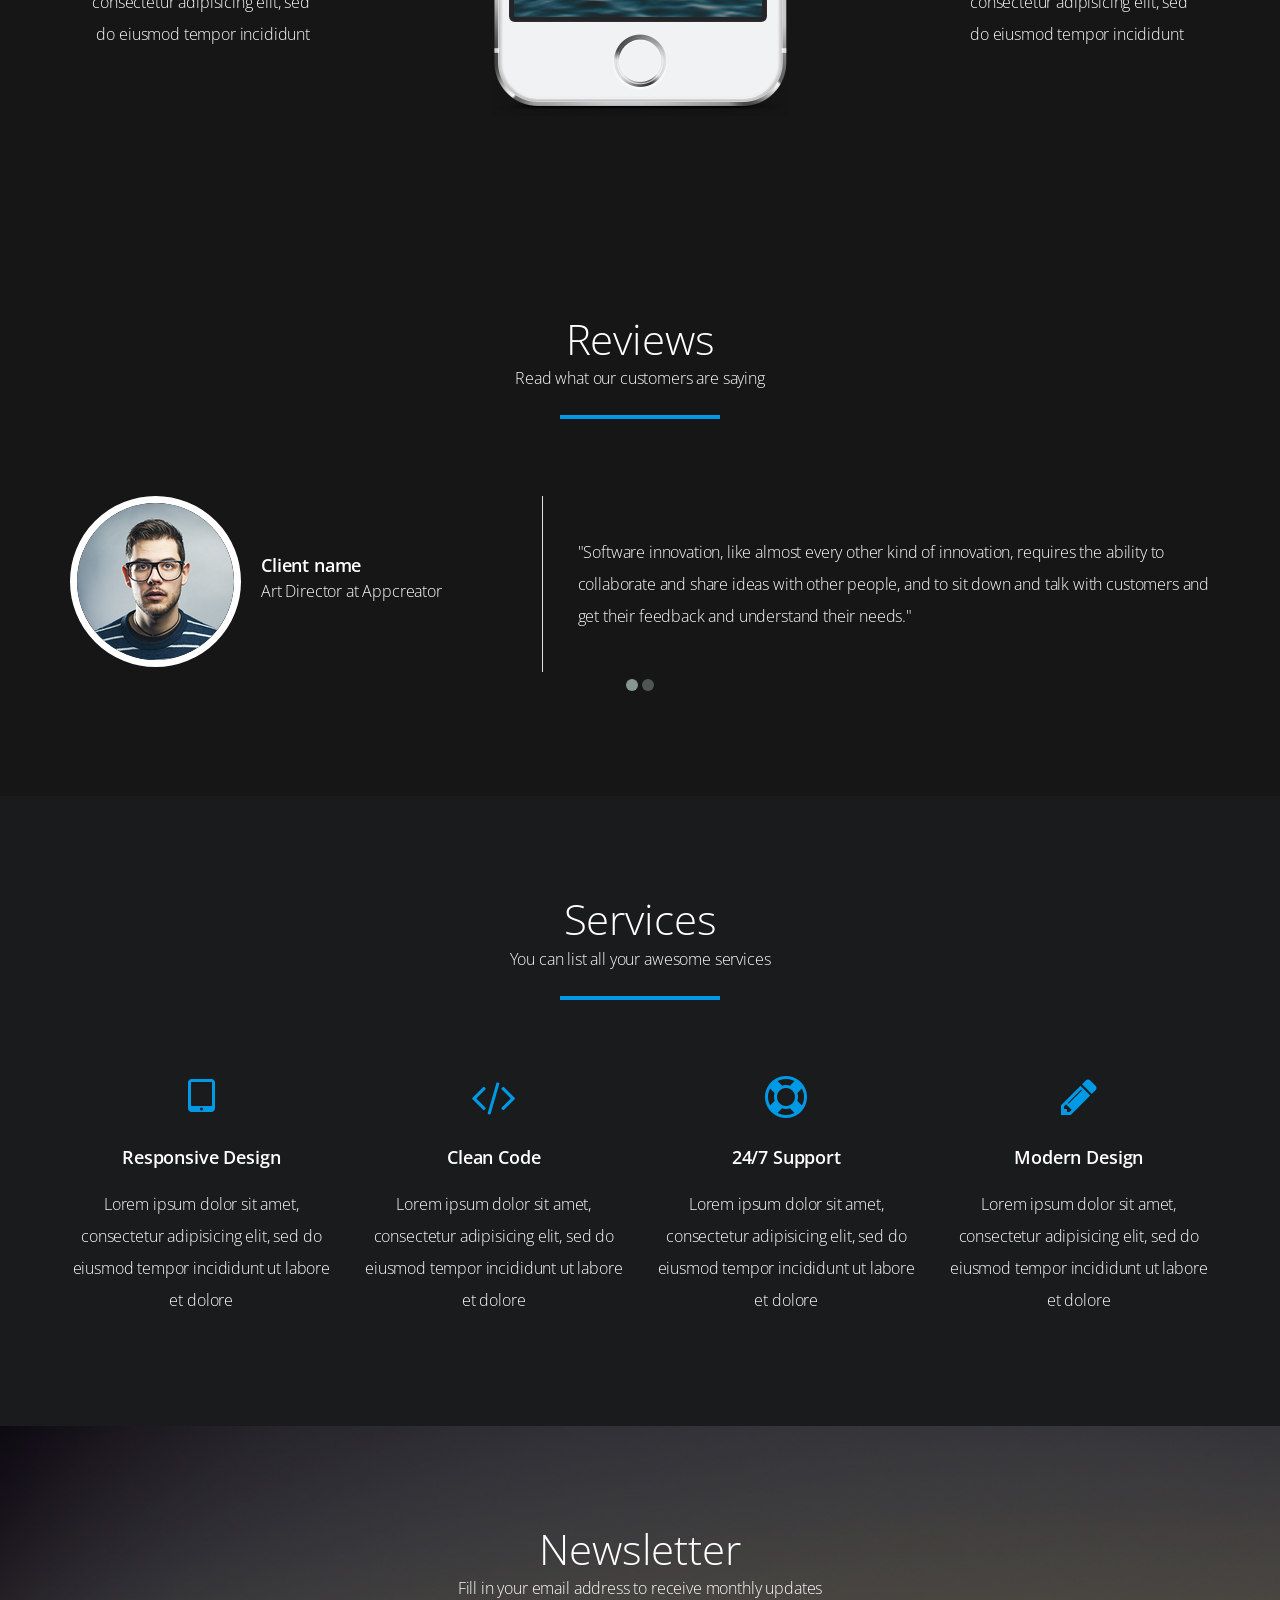
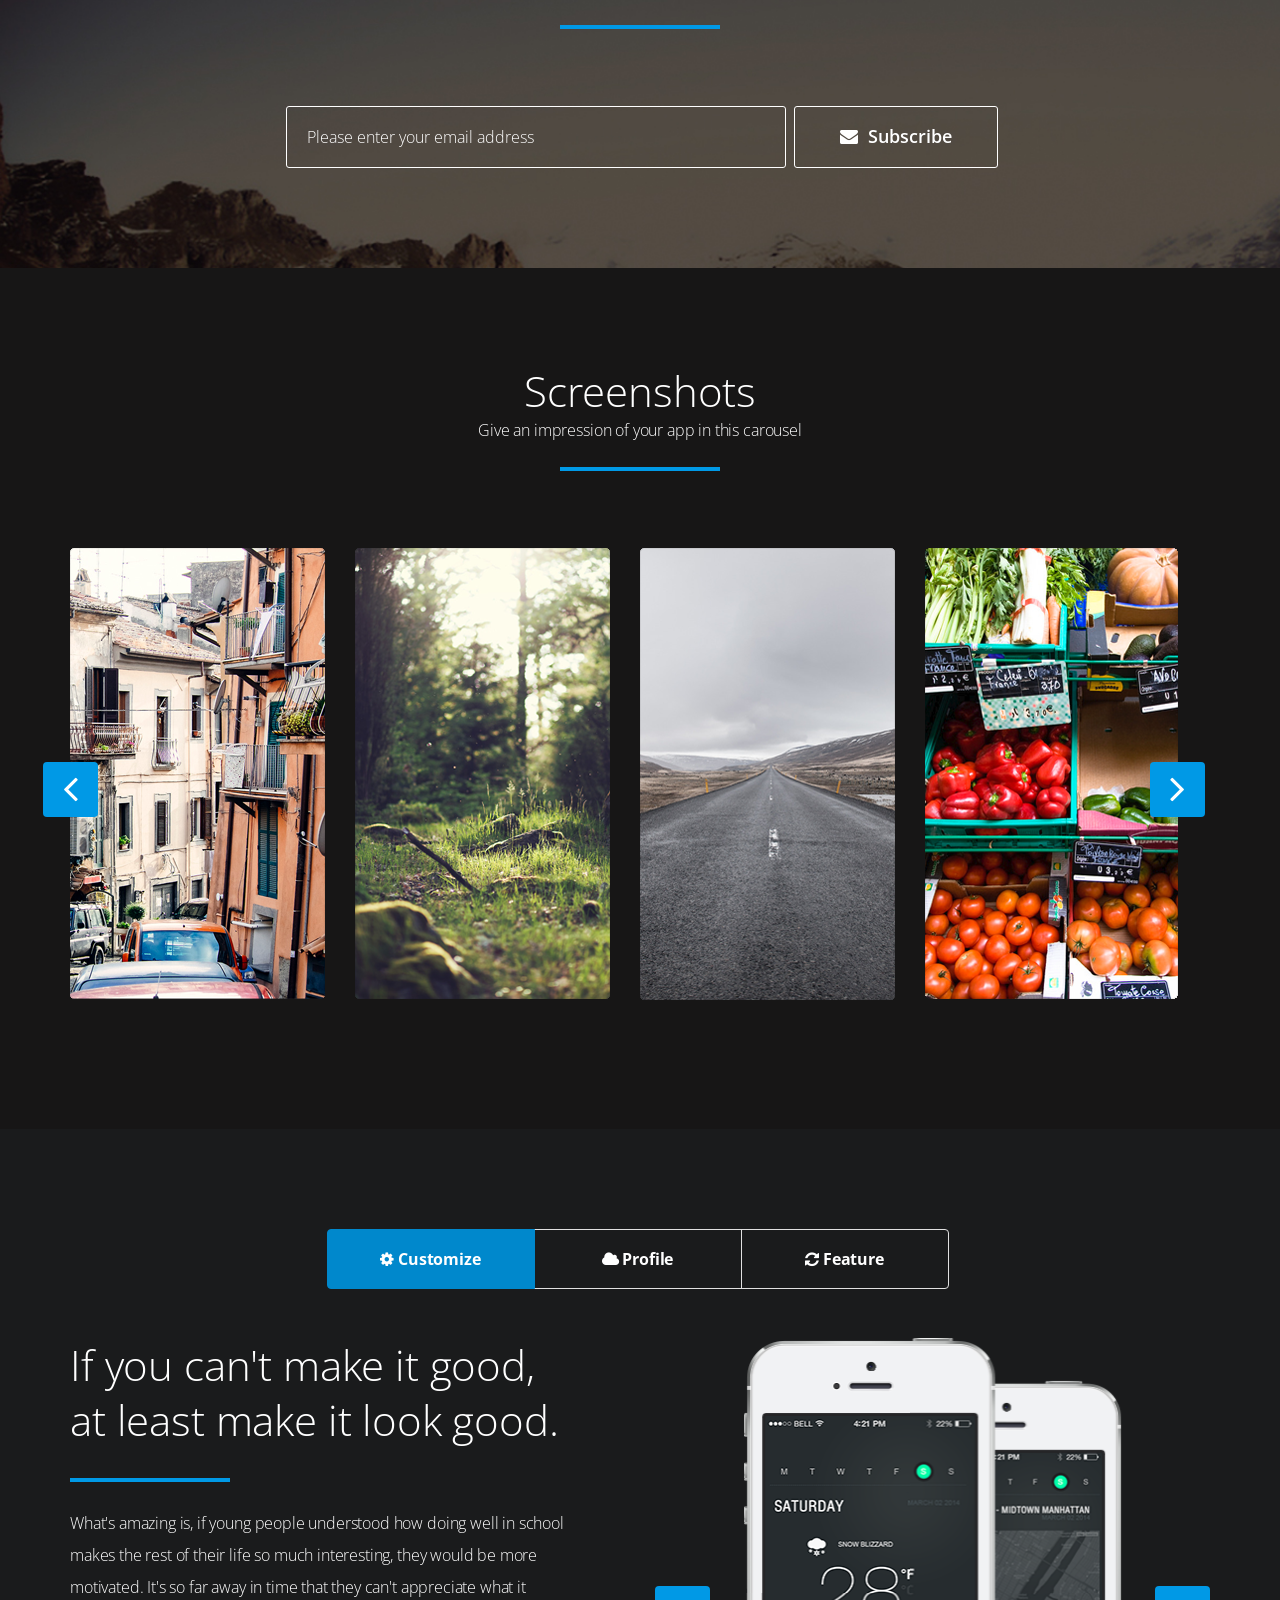
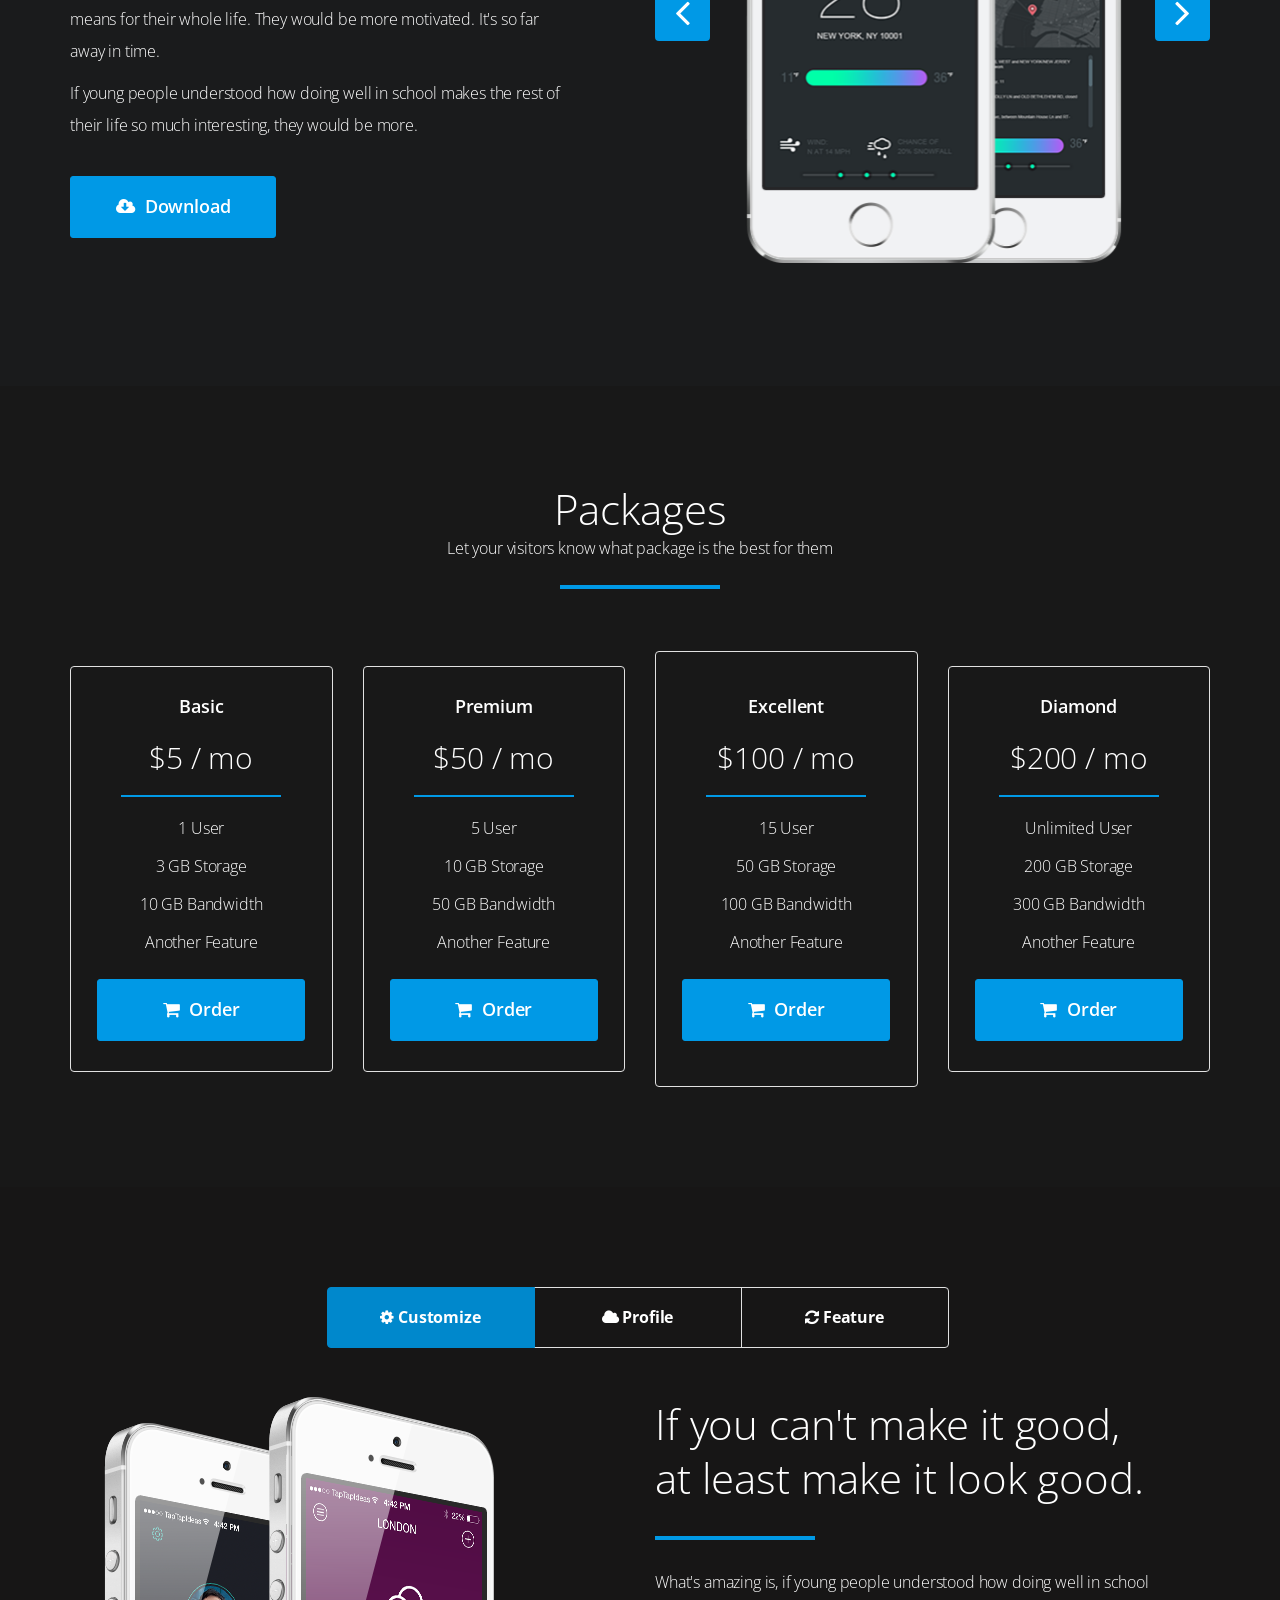
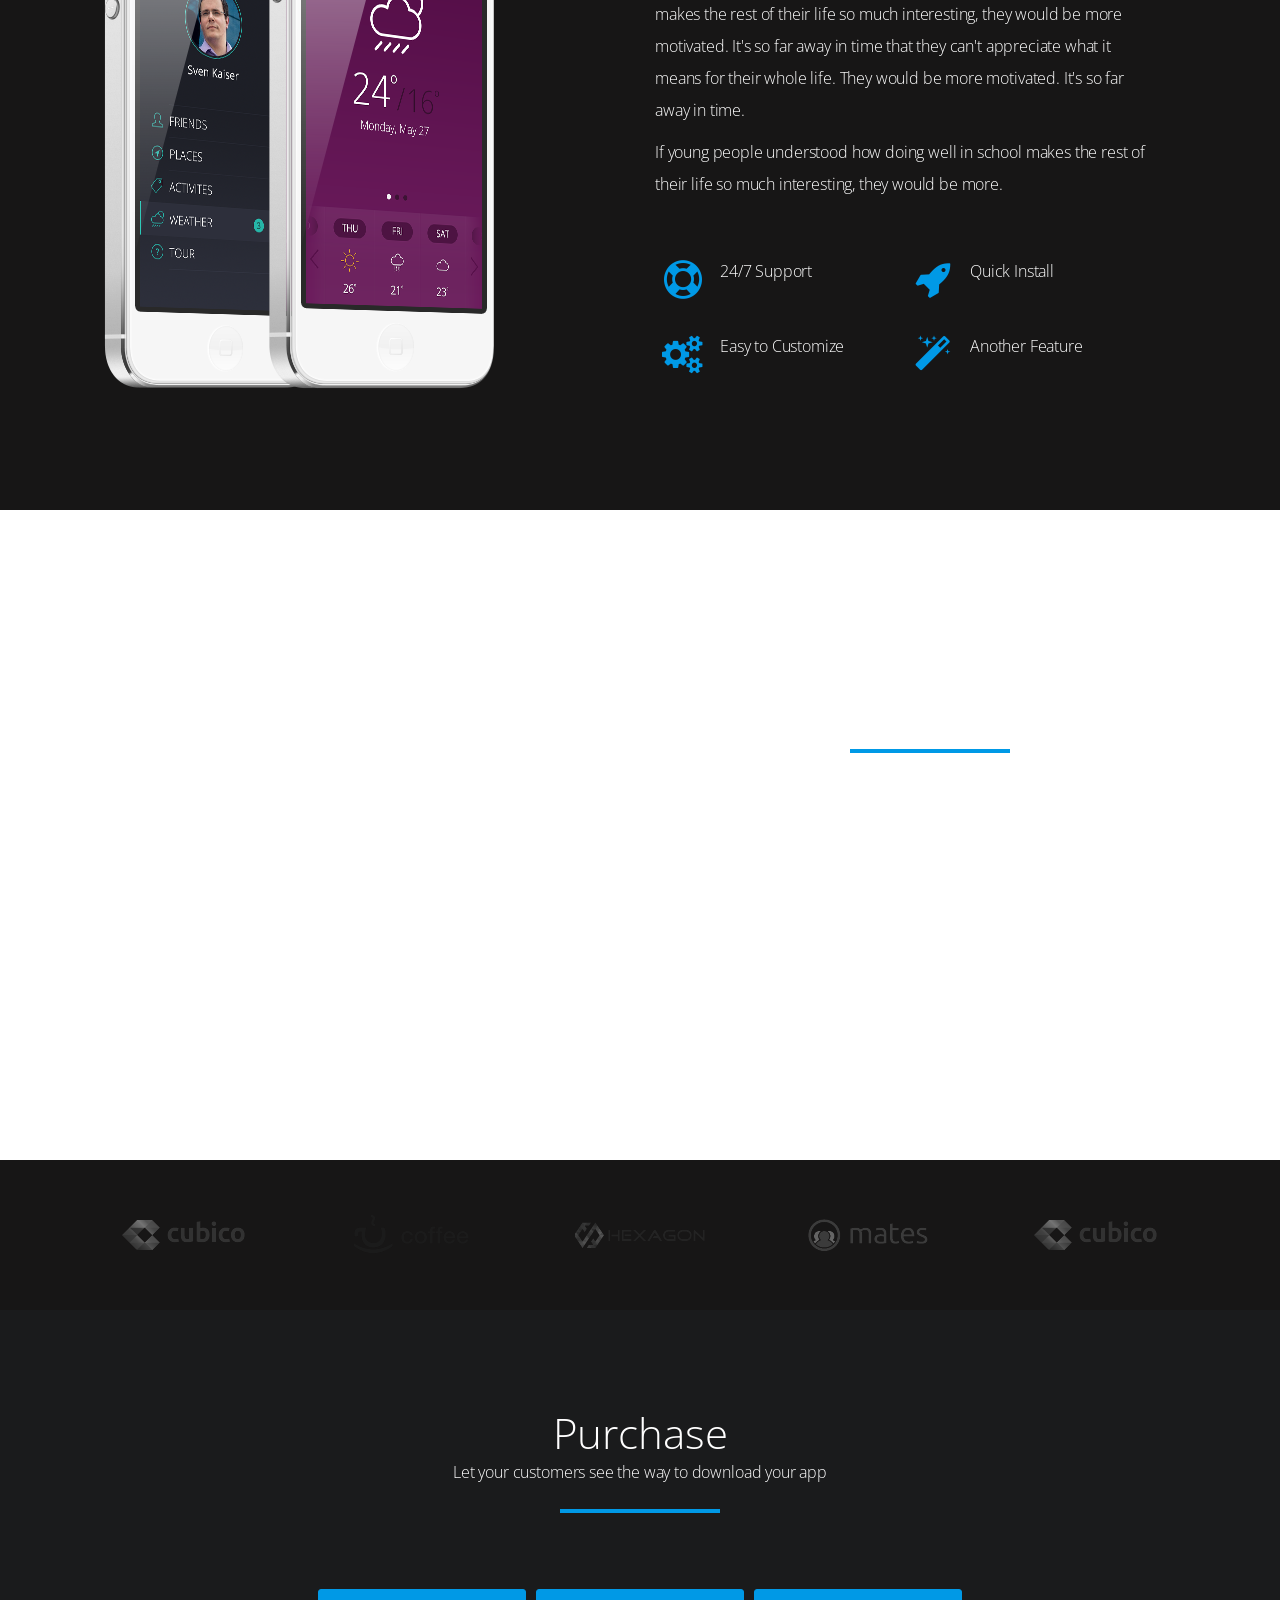
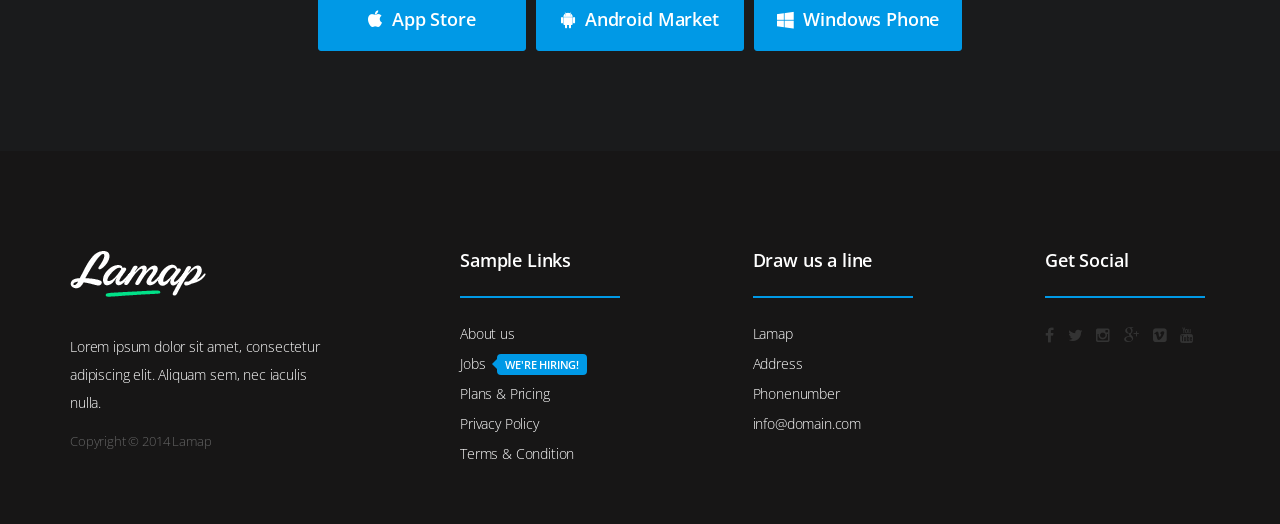
<file: index_dark.html>
<!DOCTYPE html>
<html lang="en">
<head>

<!-- Meta Data -->
<meta charset="utf-8">
<meta name="viewport" content="width=device-width, initial-scale=1">
<meta name="description" content="Lamap Bootstrap 3 App Landing Page">
<meta name="author" content="">

<!-- Favicon -->
<link rel="shortcut icon" href="images/favicon.ico">

<title>Lamap App Landing Page</title>

<!-- Stylesheets -->
<link rel="stylesheet" href="css/bootstrap.min.css">
<link rel="stylesheet" href="css/font-awesome.min.css">
<link rel="stylesheet" href="css/owl.theme.css">
<link rel="stylesheet" href="css/owl.carousel.css">
<link rel="stylesheet" href="css/nivo-theme.css">
<link rel="stylesheet" href="css/nivo-lightbox.css">
<link rel="stylesheet" href="css/animate.css">

<!-- Main Stylsheets -->
<link rel="stylesheet" href="css/style_dark.css">
<link rel="stylesheet" href="css/responsive.css">

<!-- Color Sheme CSS -->
<link rel="stylesheet" href="css/color.css">

<!-- Google Font -->
<link href='http://fonts.googleapis.com/css?family=Open+Sans:400,300,600,700' rel='stylesheet' type='text/css'>

<!--[if lt IE 9]>
	<script src="https://oss.maxcdn.com/libs/html5shiv/3.7.0/html5shiv.js"></script>
	<script src="https://oss.maxcdn.com/libs/respond.js/1.4.2/respond.min.js"></script>
<![endif]-->

</head>
 
<body>

<!-- begin preloader -->
<div class="preloader">
    <div class="preloader-content-wrapper">
        <div class="preloader-content">
            <i class="fa fa-cog fa-3x fa-spin"></i>
        </div>
    </div>
</div>
<!-- end preloader -->

<!-- begin nav -->
<nav class="navbar navbar-default navbar-fixed-top" role="navigation">
	<div class="container">
		<div class="navbar-header">
			<button type="button" class="navbar-toggle" data-toggle="collapse" data-target=".navbar-collapse">
				<span class="sr-only">Toggle navigation</span>
				<span>Menu</span>
			</button>
			<!-- begin logo in navigation -->
			<a class="navbar-brand" href="#intro">
				<img src="images/footer_logodark.png" alt="logo small">
			</a>
			<!-- end logo in navigation -->
		</div>	
	
		<div class="navbar-collapse collapse">
			<ul class="nav navbar-nav pull-right">
				<!-- begin navigation items -->
				<li class="current"><a href="#intro">Start</a></li>
				<li><a href="#features">Features</a></li>
				<li><a href="#services">Services</a></li>
				<li><a href="#screenshots">Screenshots</a></li>
				<li><a href="#packages">Packages</a></li>
				<li><a href="#extra">Extra</a></li>
				<li><a href="#video">Video</a></li>
				<li><a href="#download">Download</a></li>
				<!-- end navigation items -->
			</ul>	
		</div>
	</div>
</nav>
<!-- end nav -->

<!-- begin intro section -->
<section class="intro" id="intro">

	<div class="container">
		<div class="row">

			<div class="col-md-12">
				<div class="intro-section">
					<!-- begin logo intro section -->
					<img src="images/lamap_logo.png" alt="logo">
					<!-- end logo intro section -->
					<h1>Show your app the professional way with lamap landing page.</h1>
					<ul class="list-inline">
						<li>
							<a href="#" class="btn btn-custom">
								<i class="fa fa-cloud-download"></i>
								Download
							</a>
						</li>
						<li>
							<a href="#" class="btn btn-custom-border">
								<i class="fa fa-align-left"></i>
								Discover
							</a>
						</li>
					</ul>
					
					<a href="#" class="mouse">
						<i class="fa fa-angle-down Drop animated"></i>
					</a>

				</div>
			</div>

		</div>
	</div>

</section>
<!-- end intro section -->

<!-- begin features section -->
<section class="features" id="features">

	<div class="container">
		<div class="row">
			<div class="col-md-12">
				<div class="section-head wow fadeIn animated" data-wow-offset="120" data-wow-duration="1.5s">
					<h1>Features</h1>
					<p>You can show your app features</p>
					<span class="underline"></span>
				</div>
			</div>
		</div>

		<div class="row">
			<div class="col-md-4">
				<div class="features-left wow fadeInLeft animated" data-wow-offset="10" data-wow-duration="1.5s">
					
					<!-- begin single feature item -->
					<div class="feature">
						<div class="icon-container">
							<div class="icon">
							<i class="fa fa-tablet"></i>
							</div>
						</div>

						<div class="fetaure-details">
							<h4 class="main-color">Responsive layout</h4>
							<p>
								Lorem ipsum dolor sit amet consectetur adipisicing elit, sed do eiusmod tempor incididunt
							</p>
						</div>
					</div>
					<!-- end single feature item -->

					<!-- begin single feature item -->
					<div class="feature">
						<div class="icon-container">
							<div class="icon">
							<i class="fa fa-pencil"></i>
							</div>
						</div>

						<div class="fetaure-details">
							<h4 class="main-color">Modern design</h4>
							<p>
								Lorem ipsum dolor sit amet consectetur adipisicing elit, sed do eiusmod tempor incididunt
							</p>
						</div>
					</div>
					<!-- end single feature item -->

					<!-- begin single feature item -->
					<div class="feature">
						<div class="icon-container">
							<div class="icon">
							<i class="fa fa-code"></i>
							</div>
						</div>

						<div class="fetaure-details">
							<h4 class="main-color">Clean Code</h4>
							<p>
								Lorem ipsum dolor sit amet consectetur adipisicing elit, sed do eiusmod tempor incididunt
							</p>
						</div>
					</div>
					<!-- end single feature item -->
					
				</div>
			</div>
			
			<div class="col-md-4">
				<!-- begin feature image -->
				<figure class="image-features wow bounceIn animated animated" data-wow-offset="120" data-wow-duration="1.5s">
					<img src="images/iphone5_white.png" alt="iphone">
				</figure>
				<!-- end feature image -->
			</div>
			
			<div class="col-md-4">
				<div class="features-right wow fadeInRight animated" data-wow-offset="10" data-wow-duration="1.5s">

					<!-- begin single feature item -->
					<div class="feature">
						<div class="icon-container">
							<div class="icon">
							<i class="fa fa-thumbs-up"></i>
							</div>
						</div>

						<div class="fetaure-details">
							<h4 class="main-color">Font Awesome</h4>
							<p>
								Lorem ipsum dolor sit amet consectetur adipisicing elit, sed do eiusmod tempor incididunt
							</p>
						</div>
					</div>
					<!-- end single feature item -->

					<!-- begin single feature item -->
					<div class="feature">
						<div class="icon-container">
							<div class="icon">
							<i class="fa fa-refresh"></i>
							</div>
						</div>

						<div class="fetaure-details">
							<h4 class="main-color">Cross Browser</h4>
							<p>
								Lorem ipsum dolor sit amet consectetur adipisicing elit, sed do eiusmod tempor incididunt
							</p>
						</div>
					</div>
					<!-- end single feature item -->

					<!-- begin single feature item -->
					<div class="feature">
						<div class="icon-container">
							<div class="icon">
							<i class="fa fa-support"></i>
							</div>
						</div>

						<div class="fetaure-details">
							<h4 class="main-color">24/7 Support</h4>
							<p>
							Lorem ipsum dolor sit amet consectetur adipisicing elit, sed do eiusmod tempor incididunt
							</p>
						</div>
					</div>
					<!-- end single feature item -->
				</div>
			</div>
		</div>
	</div>

</section>
<!-- end features section -->

<!-- begin reviews section -->
<section class="reviews" id="reviews">
	<div class="container">
		
		<div class="row">
			<div class="col-md-12">
				<div class="section-head wow fadeIn animated" data-wow-offset="10" data-wow-duration="1.5s">
					<h1>Reviews</h1>
					<p>Read what our customers are saying</p>
					<span class="underline"></span>
				</div>
			</div>
		</div>

		<div class="row">
			<div class="testemonials wow fadeInUp animated" data-wow-offset="10" data-wow-duration="1s">
				
				<!-- begin single testomial item -->
				<div class="testemonial">
					<div class="col-md-5 client-data">
						<div class="client-image">
							<img src="images/person.png" alt="client">
						</div>
						<div class="client-name">
							<h4>Client name</h4>
							<p>Art Director at Appcreator</p>
						</div>
					</div>
					<div class="col-md-7 col-sm-12">
						<div class="client-quote">
							<p>"Software innovation, like almost every other kind of innovation, requires the ability to collaborate and share ideas with other people, and to sit down and talk with customers and get their feedback and understand their needs."</p>
						</div>
					</div>
				</div>
				<!-- end single testomial item -->
				<!-- begin single testomial item -->
				<div class="testemonial">
					<div class="col-md-5 client-data">
						<div class="client-image">
							<img src="images/person.png" alt="client">
						</div>
						<div class="client-name">
							<h4>Client name</h4>
							<p>Art Director at Appcreator</p>
						</div>
					</div>
					<div class="col-md-7">
						<div class="client-quote">
							<p>"Software innovation, like almost every other kind of innovation, requires the ability to collaborate and share ideas with other people, and to sit down and talk with customers and get their feedback and understand their needs."</p>
						</div>
					</div>
				</div>
				<!-- end single testomial item -->
			</div>
		</div>

	</div>	
</section>
<!-- end reviews section -->

<!-- begin services section -->
<section class="services" id="services">
	<div class="container">
		
		<div class="row">
			<div class="col-md-12">
				<div class="section-head wow fadeIn animated" data-wow-offset="10" data-wow-duration="1.5s">
					<h1>Services</h1>
					<p>You can list all your awesome services</p>
					<span class="underline"></span>
				</div>
			</div>
		</div>

		<div class="row">
			<div class="col-md-3 col-sm-6">
				<!-- begin single service item -->
				<div class="service wow fadeIn animated" data-wow-offset="10">
					<i class="fa fa-tablet"></i>
					<h4>Responsive Design</h4>
					<p>Lorem ipsum dolor sit amet, consectetur adipisicing elit, sed do eiusmod tempor incididunt ut labore et dolore</p>
				</div>
				<!-- end single service item -->
			</div>
			<div class="col-md-3 col-sm-6">
				<!-- begin single service item -->
				<div class="service wow fadeIn animated delay" data-wow-offset="10">
					<i class="fa fa-code"></i>
					<h4>Clean Code</h4>
					<p>Lorem ipsum dolor sit amet, consectetur adipisicing elit, sed do eiusmod tempor incididunt ut labore et dolore</p>
				</div>
				<!-- end single service item -->
			</div>
			<div class="col-md-3 col-sm-6">
				<!-- begin single service item -->
				<div class="service wow fadeIn animated delay-long" data-wow-offset="10">
					<i class="fa fa-support"></i>
					<h4>24/7 Support</h4>
					<p>Lorem ipsum dolor sit amet, consectetur adipisicing elit, sed do eiusmod tempor incididunt ut labore et dolore</p>
				</div>
				<!-- end single service item -->
			</div>
			<div class="col-md-3 col-sm-6">
				<!-- begin single service item -->
				<div class="service wow fadeIn animated delay-longer" data-wow-offset="10">
					<i class="fa fa-pencil"></i>
					<h4>Modern Design</h4>
					<p>Lorem ipsum dolor sit amet, consectetur adipisicing elit, sed do eiusmod tempor incididunt ut labore et dolore</p>
				</div>
				<!-- end single service item -->
			</div>
		</div>

	</div>
</section>
<!-- end services section -->

<!-- begin newsletter section -->
<section class="newsletter" id="newsletter">
	<div class="container">
		
		<div class="row">
			<div class="col-md-12">
				<div class="section-head wow fadeInDown animated" data-wow-offset="10">
					<h1>Newsletter</h1>
					<p>Fill in your email address to receive monthly updates </p>
					<span class="underline"></span>
				</div>
			</div>
		</div>

		<div class="row">
			<div class="col-sm-12 form">
				<div id="contact">

				<form method="post" action="contact.php" name="contactform" id="contactform">

					<fieldset>

						<label for="email" accesskey="E"></label>
						<input name="email" type="text" id="email" size="30" value="" placeholder="Please enter your email address" />

						<button type="submit" class="submit btn btn-send" id="submit" value="Submit">
							<i class="fa fa-envelope"></i>
							Subscribe
						</button>

					</fieldset>

				</form>

				<div class="tex-center">
					<div id="message"></div>
				</div>

				</div>
			</div>
		</div>
	</div>
</section>
<!-- end newsletter section -->

<!-- begin screenshots section -->
<section class="screenshots" id="screenshots">
	
	<div class="container">
		
		<div class="row">
			<div class="col-md-12">
				<div class="section-head wow fadeIn animated" data-wow-offset="10" data-wow-duration="1.5s">
					<h1>Screenshots</h1>
					<p>Give an impression of your app in this carousel</p>
					<span class="underline"></span>
				</div>
			</div>
		</div>

		<div class="row">
			
			<div class="col-md-12">
				
				<div class="screens wow bounceIn animated" data-wow-offset="10" data-wow-duration="1.5s">
					<!-- begin single screenshot -->
					<div class="screen">
						<a href="images/screen1.png" data-lightbox-gallery="screens">
							<img src="images/screen1.png" alt="screenshot">
							<span class="hover-screen">
								<i class="fa fa-search"></i>
							</span>
						</a>
					</div>
					<!-- end single screenshot -->
					<!-- begin single screenshot -->
					<div class="screen">
						<a href="images/screen2.png" data-lightbox-gallery="screens">
							<img src="images/screen2.png" alt="screenshot">
							<span class="hover-screen">
								<i class="fa fa-search"></i>
							</span>
						</a>
					</div>
					<!-- end single screenshot -->
					<!-- begin single screenshot -->
					<div class="screen">
						<a href="images/screen3.png" data-lightbox-gallery="screens">
							<img src="images/screen3.png" alt="screenshot">
							<span class="hover-screen">
								<i class="fa fa-search"></i>
							</span>
						</a>
					</div>
					<!-- end single screenshot -->
					<!-- begin single screenshot -->
					<div class="screen">
						<a href="images/screen4.png" data-lightbox-gallery="screens">
							<img src="images/screen4.png" alt="screenshot">
							<span class="hover-screen">
								<i class="fa fa-search"></i>
							</span>
						</a>
					</div>
					<!-- end single screenshot -->
					<!-- begin single screenshot -->
					<div class="screen">
						<a href="images/screen1.png" data-lightbox-gallery="screens">
							<img src="images/screen1.png" alt="screenshot">
							<span class="hover-screen">
								<i class="fa fa-search"></i>
							</span>
						</a>
					</div>
					<!-- end single screenshot -->
					<!-- begin single screenshot -->
					<div class="screen">
						<a href="images/screen2.png" data-lightbox-gallery="screens">
							<img src="images/screen2.png" alt="screenshot">
							<span class="hover-screen">
								<i class="fa fa-search"></i>
							</span>
						</a>
					</div>
					<!-- end single screenshot -->
					<!-- begin single screenshot -->
					<div class="screen">
						<a href="images/screen3.png" data-lightbox-gallery="screens">
							<img src="images/screen3.png" alt="screenshot">
							<span class="hover-screen">
								<i class="fa fa-search"></i>
							</span>
						</a>
					</div>
					<!-- end single screenshot -->
					<!-- begin single screenshot -->
					<div class="screen">
						<a href="images/screen4.png" data-lightbox-gallery="screens">
							<img src="images/screen4.png" alt="screenshot">
							<span class="hover-screen">
								<i class="fa fa-search"></i>
							</span>
						</a>
					</div>
					<!-- end single screenshot -->
				</div>
			</div>
		</div>
	</div>
</section>
<!-- end screenshots section -->

<!-- begin brief section -->
<section class="brief" id="brief">
	<div class="container">

		<div class="row">
			<div class="col-md-12 tabs">
				
				<!-- begin tab pane nav tabs -->
				<ul class="nav nav-tabs wow fadeInUp animated" role="tablist">
					<li class="active">
						<a href="#first-tab" role="tab" data-toggle="tab">
							<i class="fa fa-cog"></i>
							Customize
						</a>
					</li>
					<li>
						<a href="#second-tab" role="tab" data-toggle="tab">
							<i class="fa fa-cloud"></i>
							Profile
						</a>
					</li>
					<li>
						<a href="#third-tab" role="tab" data-toggle="tab">
							<i class="fa fa-refresh"></i>
							Feature
						</a>
					</li>
				</ul>
				<!-- end tab pane nav tabs -->

			</div>
		</div>

		<div class="row">
			<div class="col-md-6 col-sm-12">
				<div class="brief-content wow fadeInLeft animated" data-wow-offset="10">
					<h1>If you can't make it good, at least make it look good.</h1>
					<div class="underline"></div>
					<p>
						What's amazing is, if young people understood how doing well in school makes the rest of their life so much interesting, they would be more motivated. It's so far away in time that they can't appreciate what it means for their whole life. They would be more motivated. It's so far away in time.
					</p>
					<p>
						If young people understood how doing well in school makes the rest of their life so much interesting, they would be more.
					</p>
					<a href="#" class="btn btn-custom">
						<i class="fa fa-cloud-download"></i>
						Download
					</a>
				</div>
			</div>
			<div class="col-md-6 col-sm-12">
				<figure class="small-slider wow fadeInRight animated" data-wow-offset="10">
					<!-- begin single slider item -->
					<div class="item">
						<img src="images/iphone5_two.png" alt="iphone5">
					</div>
					<!-- end single slider item -->
					<!-- begin single slider item -->
					<div class="item">
						<img src="images/iphone5_white.png" alt="iphone5">
					</div>
					<!-- end single slider item -->
				</figure>
			</div>
		</div>
	</div>
</section>
<!-- end brief section -->

<!-- begin packages section -->
<section class="packages" id="packages">
	
	<div class="container">
		
		<div class="row">
			<div class="col-md-12">
				<div class="section-head wow fadeIn animated" data-wow-offset="10" data-wow-duration="1.5s">
					<h1>Packages</h1>
					<p>Let your visitors know what package is the best for them</p>
					<span class="underline"></span>
				</div>
			</div>
		</div>

		<div class="row wow bounceIn animated" data-wow-offset="10" data-wow-duration="1.5s">
			
			<div class="col-md-3 col-sm-6">
				<!-- begin single package -->
				<div class="package">
					<div class="package-name">
						<h4>Basic</h4>
					</div>
					<span class="package-price">$5 / mo</span>
					<div class="underline-small"></div>
					<div class="package-features">
						<ul>
							<li>1 User</li>
							<li>3 GB Storage</li>
							<li>10 GB Bandwidth</li>
							<li>Another Feature</li>
						</ul>
					</div>
					<a href="#" class="btn btn-custom">
						<i class="fa fa-shopping-cart"></i>
						Order
					</a>
				</div>
				<!-- end single package -->
			</div>

			<div class="col-md-3 col-sm-6">
				<!-- begin single package -->
				<div class="package">
					<div class="package-name">
						<h4>Premium</h4>
					</div>
					<span class="package-price">$50 / mo</span>
					<div class="underline-small"></div>
					<div class="package-features">
						<ul>
							<li>5 User</li>
							<li>10 GB Storage</li>
							<li>50 GB Bandwidth</li>
							<li>Another Feature</li>
						</ul>
					</div>
					<a href="#" class="btn btn-custom">
						<i class="fa fa-shopping-cart"></i>
						Order
					</a>
				</div>
				<!-- end single package -->
			</div>

			<div class="col-md-3 col-sm-6">
				<!-- begin single package -->
				<div class="package featured">
					<div class="package-name">
						<h4>Excellent</h4>
					</div>
					<span class="package-price">$100 / mo</span>
					<div class="underline-small"></div>
					<div class="package-features">
						<ul>
							<li>15 User</li>
							<li>50 GB Storage</li>
							<li>100 GB Bandwidth</li>
							<li>Another Feature</li>
						</ul>
					</div>
					<a href="#" class="btn btn-custom">
						<i class="fa fa-shopping-cart"></i>
						Order
					</a>
				</div>
				<!-- end single package -->
			</div>

			<div class="col-md-3 col-sm-6">
				<!-- begin single package -->
				<div class="package">
					<div class="package-name">
						<h4>Diamond</h4>
					</div>
					<span class="package-price">$200 / mo</span>
					<div class="underline-small"></div>
					<div class="package-features">
						<ul>
							<li>Unlimited User</li>
							<li>200 GB Storage</li>
							<li>300 GB Bandwidth</li>
							<li>Another Feature</li>
						</ul>
					</div>
					<a href="#" class="btn btn-custom">
						<i class="fa fa-shopping-cart"></i>
						Order
					</a>
				</div>
				<!-- end single package -->
			</div>

		</div>

	</div>
</section>
<!-- end packages section -->

<!-- begin extra section -->
<section class="extra" id="extra">
	<div class="container">

		<div class="row">
			<div class="col-md-12 tabs">
				
				<!-- begin tab pane nav tabs -->
				<ul class="nav nav-tabs wow fadeInUp animated" role="tablist">
					<li class="active">
						<a href="#first-tab" role="tab" data-toggle="tab">
							<i class="fa fa-cog"></i>
							Customize
						</a>
					</li>
					<li>
						<a href="#second-tab" role="tab" data-toggle="tab">
							<i class="fa fa-cloud"></i>
							Profile
						</a>
					</li>
					<li>
						<a href="#third-tab" role="tab" data-toggle="tab">
							<i class="fa fa-refresh"></i>
							Feature
						</a>
					</li>
				</ul>
				<!-- end tab pane nav tabs -->

			</div>
		</div>
		
		<div class="row">
			
			<div class="tab-content">
				
				<!-- begin first tab content -->
				<div class="tab-pane fade in active" id="first-tab">
					<div class="col-md-5">
						<figure class="wow fadeInLeft animated" data-wow-offset="10" data-wow-duration="1.5s">
							<img src="images/iphones_skew.png" alt="iphones skew">
						</figure>
					</div>
					
					<div class="col-md-6 col-md-offset-1">
						<div class="brief-content wow fadeInRight animated" data-wow-offset="10" data-wow-duration="1.5s">
							<h1>If you can't make it good, at least make it look good.</h1>
							<div class="underline"></div>
							<p>
								What's amazing is, if young people understood how doing well in school makes the rest of their life so much interesting, they would be more motivated. It's so far away in time that they can't appreciate what it means for their whole life. They would be more motivated. It's so far away in time.
							</p>
							<p>
								If young people understood how doing well in school makes the rest of their life so much interesting, they would be more.
							</p>
							
							<div class="col-md-6 nopadding">
								<ul class="extra-features">
									<li>
										<div class="icon">
											<i class="fa fa-support"></i>
										</div>
										24/7 Support
									</li>
									<li>
										<div class="icon">
											<i class="fa fa-cogs"></i>
										</div>
										Easy to Customize
									</li>
								</ul>
							</div>
							
							<div class="col-md-6 nopadding">
								<ul class="extra-features">
									<li>
										<div class="icon">
											<i class="fa fa-rocket"></i>
										</div>
										Quick Install
									</li>
									<li>
										<div class="icon">
											<i class="fa fa-magic"></i>
										</div>
										Another Feature
									</li>
								</ul>
							</div>
	
						</div>
					</div>
				</div>
				<!-- end first tab content -->
				
				<!-- begin second tab content -->
				<div class="tab-pane fade in" id="second-tab">
					<div class="col-md-6">
						<div class="brief-content fadeInLeft animated" data-wow-duration="1.5s">
							<h1>If you can't make it good, at least make it look good.</h1>
							<div class="underline"></div>
							<p>
								What's amazing is, if young people understood how doing well in school makes the rest of their life so much interesting, they would be more motivated. It's so far away in time that they can't appreciate what it means for their whole life. They would be more motivated. It's so far away in time.
							</p>
							<p>
								If young people understood how doing well in school makes the rest of their life so much interesting, they would be more.
							</p>
						</div>
					</div>
					
					<div class="col-md-6">
						<figure class="fadeInRight animated" data-wow-duration="1.5s">
							<img src="images/iphone5_two.png" alt="iphones two">
						</figure>
					</div>
				</div>
				<!-- end second tab content -->
				
				<!-- begin third tab content -->
				<div class="tab-pane fade in" id="third-tab">
					
					<div class="col-md-6">
						<figure class="fadeInLeft animated" data-wow-duration="1.5s">
							<img src="images/iphone5_two.png" alt="iphones two">
						</figure>
					</div>

					<div class="col-md-6">
						<div class="brief-content fadeInRight animated" data-wow-duration="1.5s">
							<h1>If you can't make it good, at least make it look good.</h1>
							<div class="underline"></div>
							<p>
								What's amazing is, if young people understood how doing well in school makes the rest of their life so much interesting, they would be more motivated. It's so far away in time that they can't appreciate what it means for their whole life. They would be more motivated. It's so far away in time.
							</p>
							<p>
								If young people understood how doing well in school makes the rest of their life so much interesting, they would be more.
							</p>
						</div>
					</div>
				</div>
				<!-- end third tab content -->

			</div>
		</div>
		
	</div>
</section>
<!-- end extra section -->

<!-- begin video section -->
<section class="video" id="video">
	<div class="container">
		<div class="row">
			
			<div class="col-md-8 video-item wow fadeInLeft animated" data-wow-offset="10" data-wow-duration="1.5s">
				
				<!-- Replace your embed iframe src with below iframe -->
				<iframe src="http://player.vimeo.com/video/102787065?color=63b5d6" width="750" height="450" frameborder="0" webkitallowfullscreen mozallowfullscreen allowfullscreen></iframe>

			</div>

			<div class="col-md-4">
				<div class="brief-content wow fadeInRight animated" data-wow-offset="10" data-wow-duration="1.5s">
					<h1>At least make it look good.</h1>
					<div class="underline"></div>
					<p>
						What's amazing is, if young people understood how doing well in school makes the rest of their life so much interesting, they would be more motivated. It's so far away in time that they can't appreciate what it means for their whole life. They would be more motivated. It's so far away in time.
					</p>
					<p>
						If young people understood how doing well in school makes the rest of their life so much...
					</p>
				</div>
			</div>

		</div>
	</div>
</section>
<!-- end video section -->

<!-- begin customer section -->
<section class="customers wow fadeIn animated">
	<div class="container">
		<div class="row">
			<div class="col-md-12">
				<div class="customer-slider">
					<div class="item">
						<img src="images/customers/client1.png" alt="client logo">
					</div>
					<div class="item">
						<img src="images/customers/client2.png" alt="client logo">
					</div>
					<div class="item">
						<img src="images/customers/client3.png" alt="client logo">
					</div>
					<div class="item">
						<img src="images/customers/client4.png" alt="client logo">
					</div>
					<div class="item">
						<img src="images/customers/client1.png" alt="client logo">
					</div>
					<div class="item">
						<img src="images/customers/client1.png" alt="client logo">
					</div>
					<div class="item">
						<img src="images/customers/client2.png" alt="client logo">
					</div>
					<div class="item">
						<img src="images/customers/client3.png" alt="client logo">
					</div>
					<div class="item">
						<img src="images/customers/client4.png" alt="client logo">
					</div>
					<div class="item">
						<img src="images/customers/client1.png" alt="client logo">
					</div>
				</div>
			</div>
		</div>
	</div>
</section>
<!-- end customer section -->

<!-- begin download section -->
<section class="download" id="download">
	<div class="container">
		
		<div class="row">
			<div class="col-md-12">
				<div class="section-head wow fadeIn animated" data-wow-offset="10" data-wow-duration="1.5s">
					<h1>Purchase</h1>
					<p>Let your customers see the way to download your app</p>
					<span class="underline"></span>
				</div>
			</div>
		</div>

		<div class="row">
			<div class="col-md-12">
				<ul class="list-inline wow fadeInUp animated">
					<li>
						<a href="#" class="btn btn-custom">
							<i class="fa fa-apple"></i>
							App Store
						</a>
					</li>
					<li>
						<a href="#" class="btn btn-custom">
							<i class="fa fa-android"></i>
							Android  Market
						</a>
					</li>
					<li>
						<a href="#" class="btn btn-custom">
							<i class="fa fa-windows"></i>
							Windows Phone
						</a>
					</li>
				</ul>
			</div>
		</div>

	</div>
</section>
<!-- end download section -->

<!-- begin footer section -->
<footer class="footer" id="footer">
	<div class="container">
		<div class="row wow fadeIn animated" data-wow-offset="10" data-wow-duration="1.5s">
			<div class="col-md-3 col-sm-3">
				<!-- begin logo footer -->
				<img src="images/footer_logodark.png" alt="footer logo">
				<!-- end logo footer -->
				<p>
					Lorem ipsum dolor sit amet, 
					consectetur adipiscing elit. Aliquam 
					sem, nec iaculis nulla.
				</p>
				<p><small>Copyright &copy; 2014 Lamap</small></p>
			</div>

			<div class="col-md-2 col-md-offset-1 col-sm-3">
				<h4>Sample Links</h4>
				<div class="underline-small"></div>
				<ul>
					<li>
						<a href="#">About us</a>
					</li>
					<li>
						<a href="#">
						Jobs
						<span class="jobs">We're hiring!</span>
						</a>
					</li>
					<li>
						<a href="#">Plans &amp; Pricing</a>
					</li>
					<li>
						<a href="#">Privacy Policy</a>
					</li>
					<li>
						<a href="#">Terms &amp; Condition</a>
					</li>
				</ul>
			</div>

			<div class="col-md-2 col-md-offset-1 col-sm-3">
				<h4>Draw us a line</h4>
				<div class="underline-small"></div>
				<ul>
					<li>Lamap</li>
					<li>Address</li>
					<li>Phonenumber</li>
					<li>
						<a href="mailto:info@yourdomain.com">info@domain.com</a>
					</li>
				</ul>
			</div>

			<div class="col-md-2 col-md-offset-1 col-sm-3">
				<h4>Get Social</h4>
				<div class="underline-small"></div>
				<ul class="list-inline">
					<li>
						<a href="#"><i class="fa fa-facebook"></i></a>
					</li>
					<li>
						<a href="#"><i class="fa fa-twitter"></i></a>
					</li>
					<li>
						<a href="#"><i class="fa fa-instagram"></i></a>
					</li>
					<li>
						<a href="#"><i class="fa fa-google-plus"></i></a>
					</li>
					<li>
						<a href="#"><i class="fa fa-vimeo-square"></i></a>
					</li>
					<li>
						<a href="#"><i class="fa fa-youtube"></i></a>
					</li>
				</ul>
			</div>
		</div>
	</div>
</footer>
<!-- end footer section -->

<!-- Javascripts -->
<script src="js/jquery.js"></script>
<script src="js/bootstrap.min.js"></script>
<script src="js/owl.carousel.min.js"></script>
<script src="js/jquery.fitvids.js"></script>
<script src="js/smoothScroll.js"></script>
<script src="js/nivo-lightbox.min.js"></script>
<script src="js/jquery.scrollTo.js"></script>
<script src="js/jquery.nav.js"></script>
<script src="js/wow.min.js"></script>
<script src="js/jquery.jigowatt.js"></script>

<!-- Custom Javascript -->
<script src="js/main.js"></script>

</body>
</html>
</file>
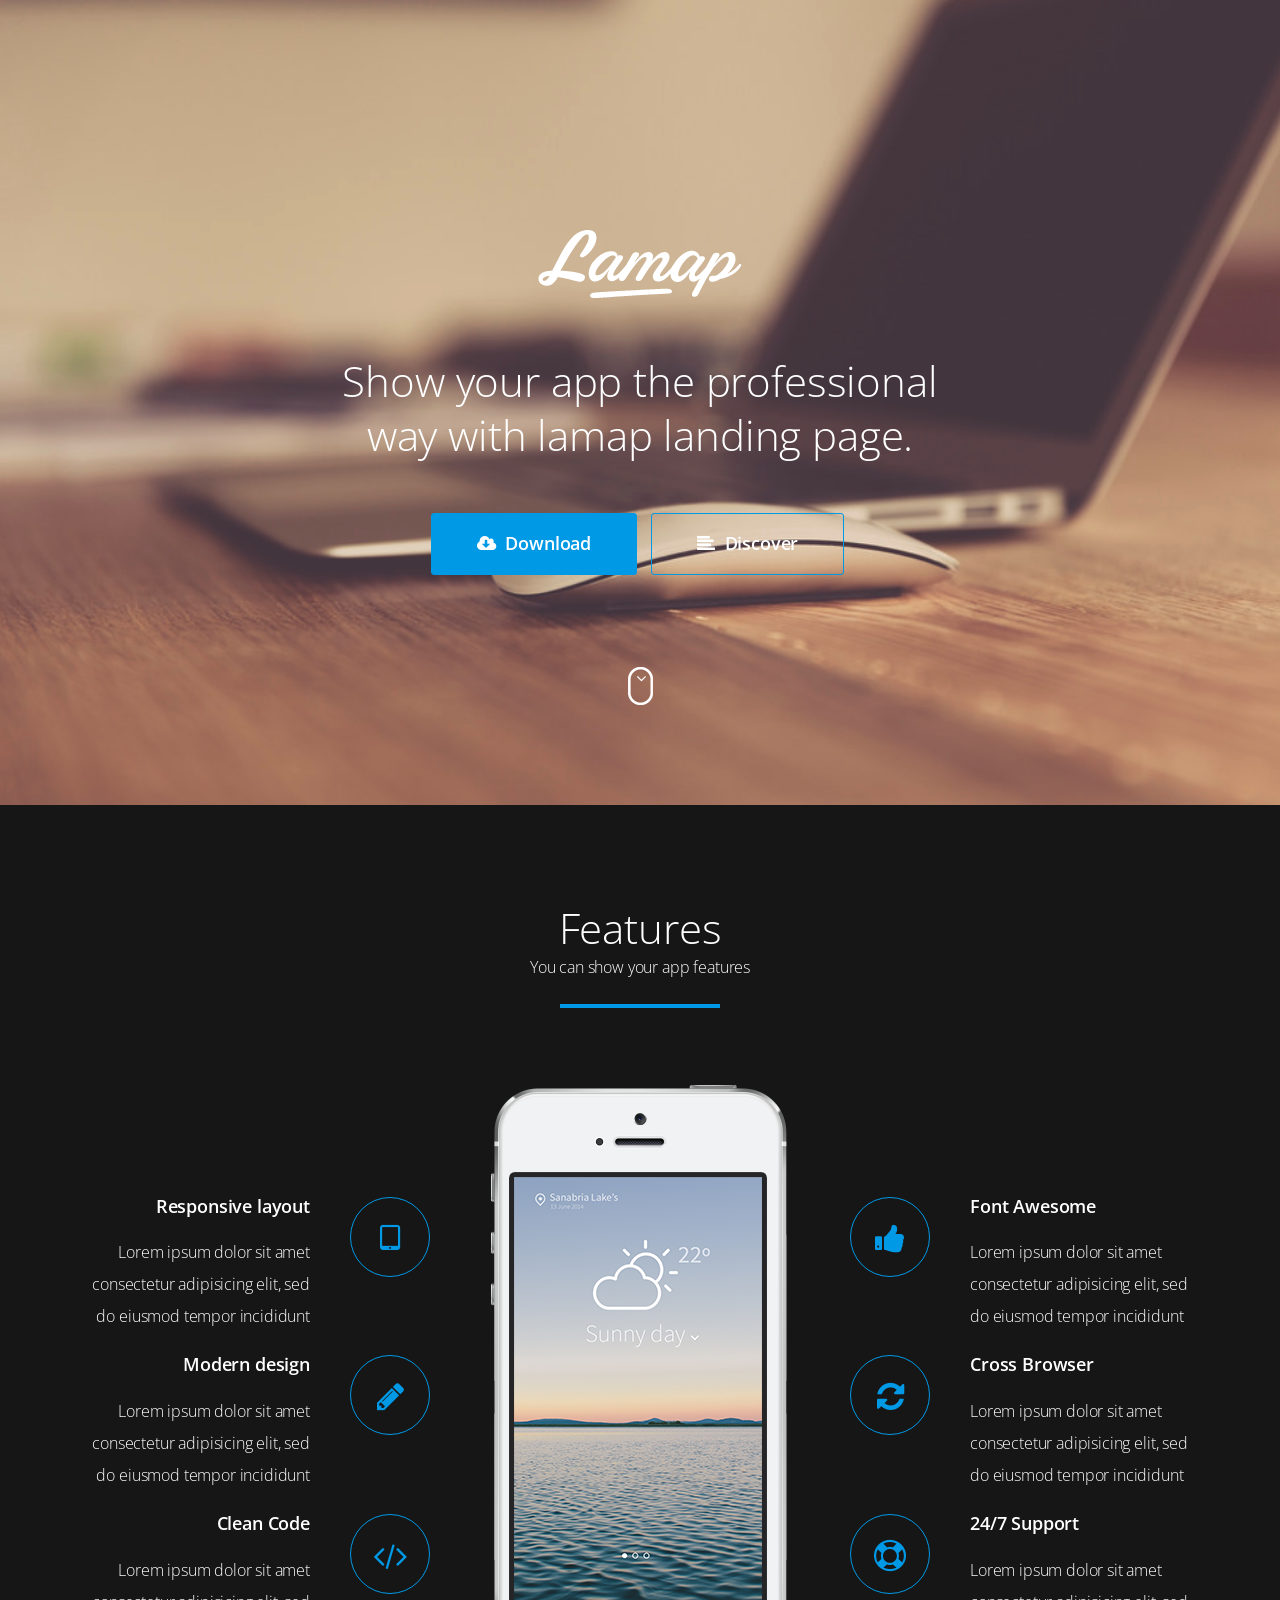
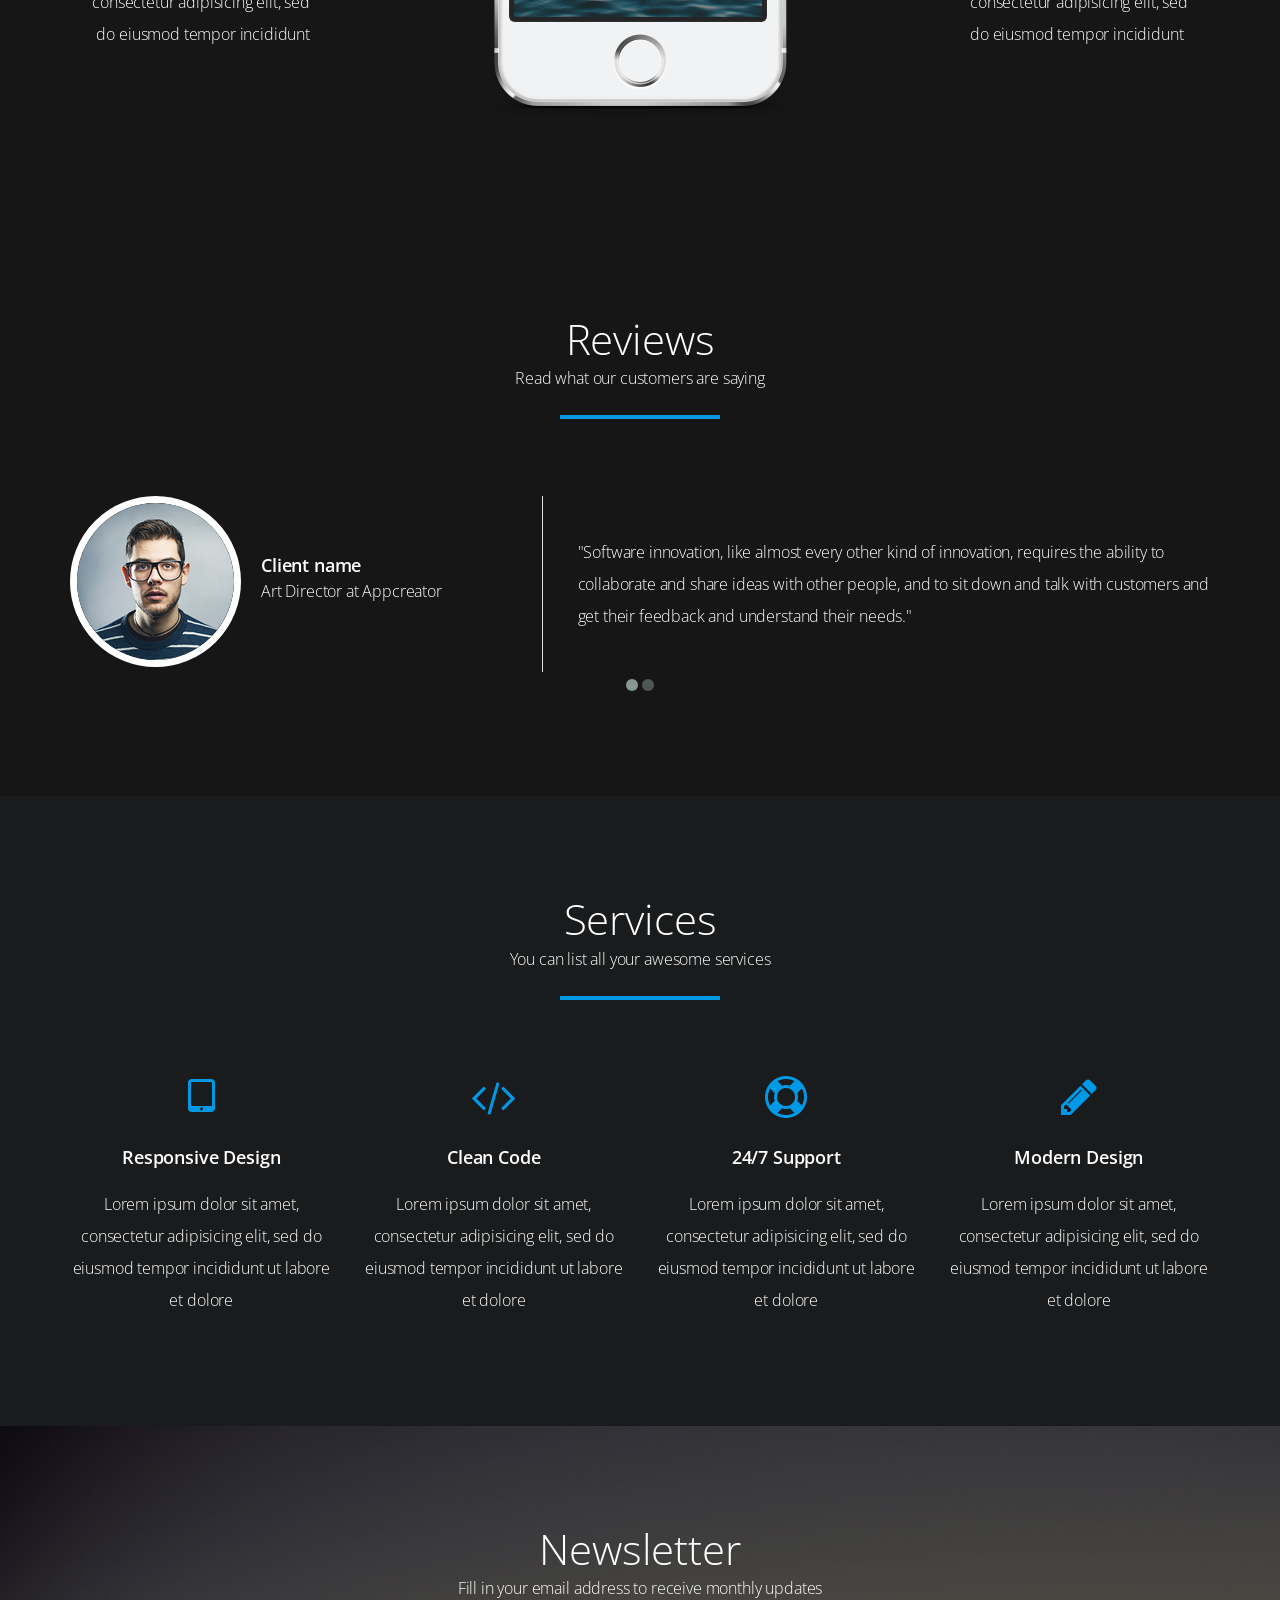
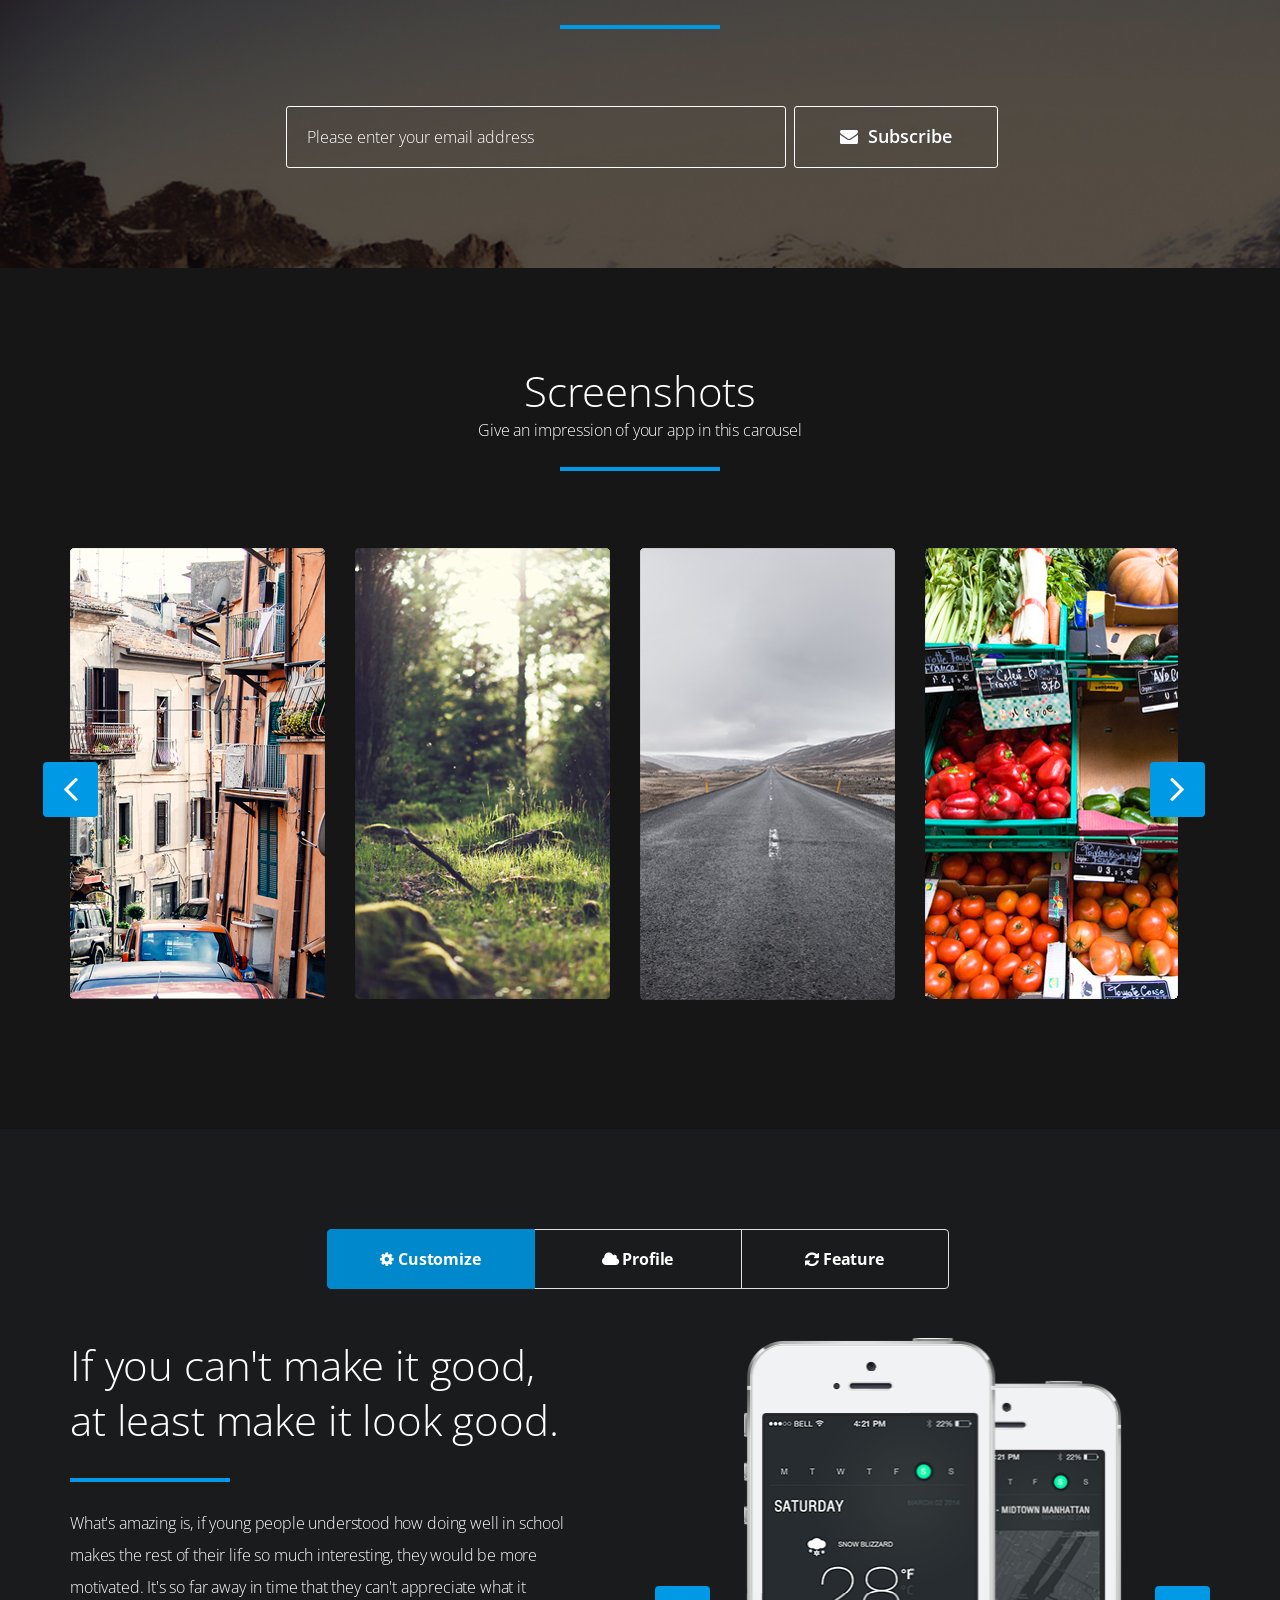
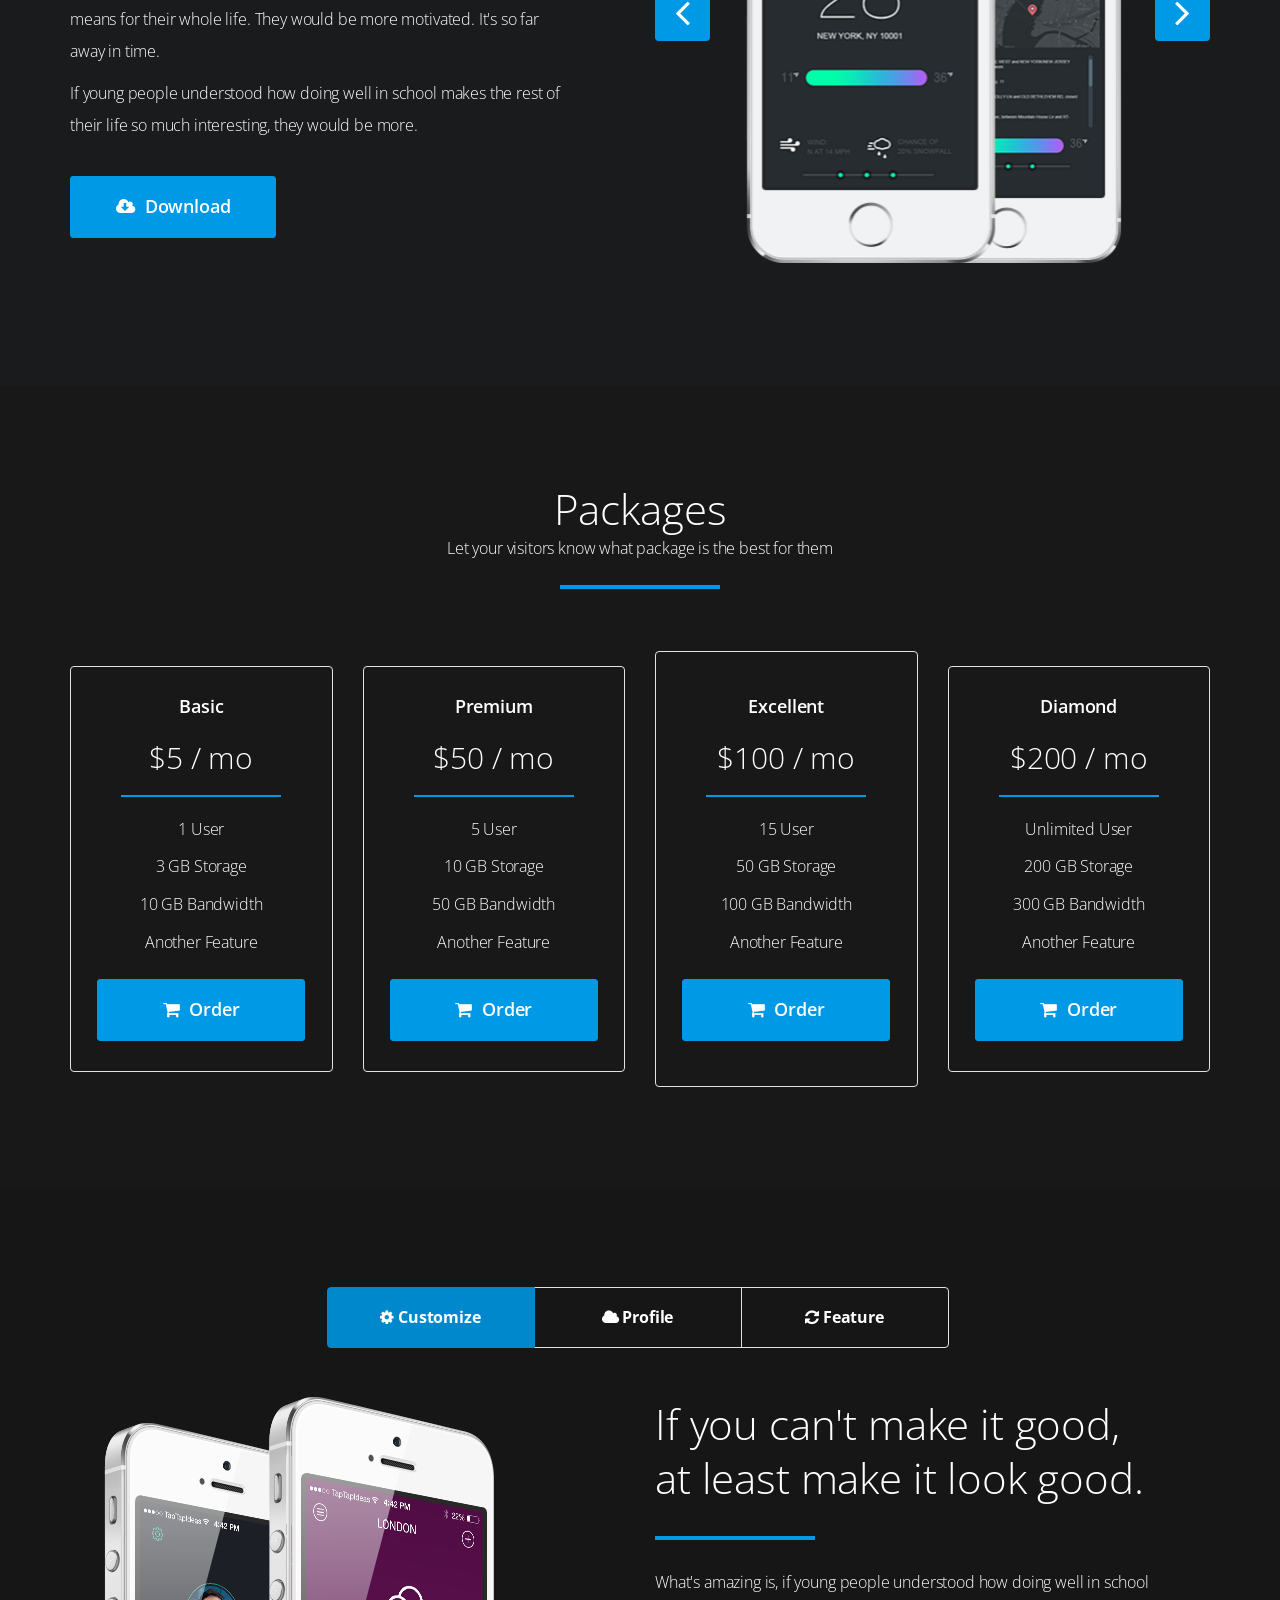
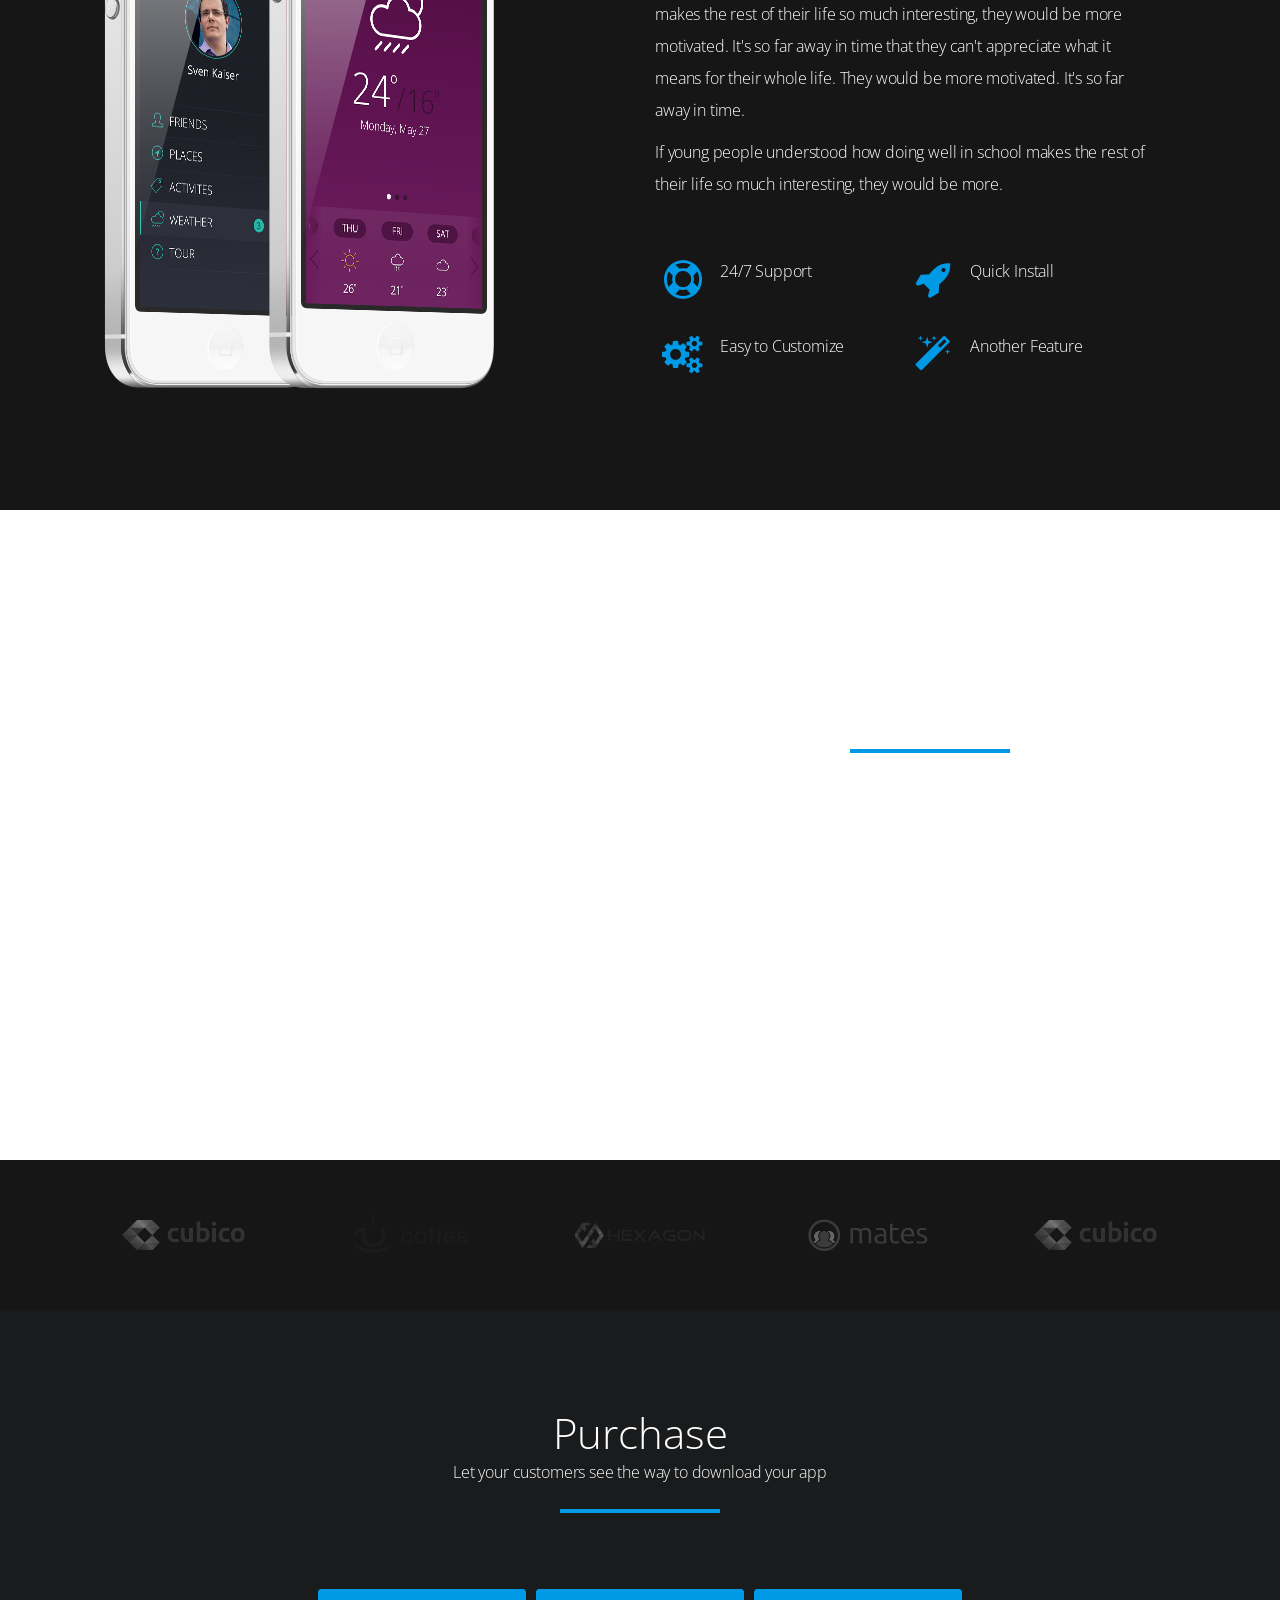
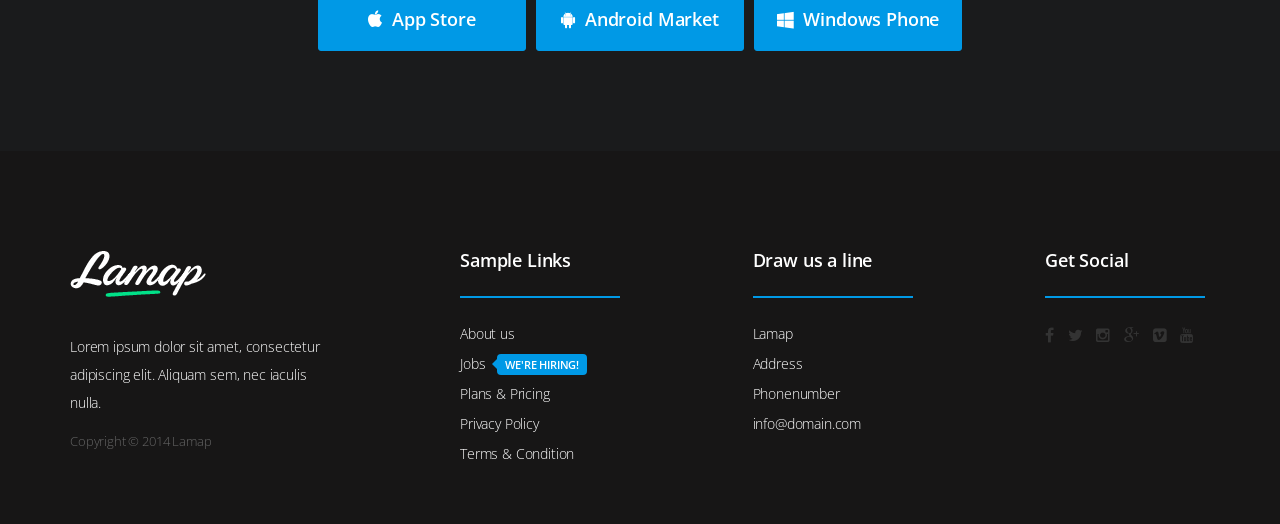
<file: index_dark_noanimations.html>
<!DOCTYPE html>
<html lang="en">
<head>

<!-- Meta Data -->
<meta charset="utf-8">
<meta name="viewport" content="width=device-width, initial-scale=1">
<meta name="description" content="Lamap Bootstrap 3 App Landing Page">
<meta name="author" content="">

<!-- Favicon -->
<link rel="shortcut icon" href="images/favicon.ico">

<title>Lamap App Landing Page</title>

<!-- Stylesheets -->
<link rel="stylesheet" href="css/bootstrap.min.css">
<link rel="stylesheet" href="css/font-awesome.min.css">
<link rel="stylesheet" href="css/owl.theme.css">
<link rel="stylesheet" href="css/owl.carousel.css">
<link rel="stylesheet" href="css/nivo-theme.css">
<link rel="stylesheet" href="css/nivo-lightbox.css">

<!-- Main Stylsheets -->
<link rel="stylesheet" href="css/style_dark.css">
<link rel="stylesheet" href="css/responsive.css">

<!-- Color Sheme CSS -->
<link rel="stylesheet" href="css/color.css">

<!-- Google Font -->
<link href='http://fonts.googleapis.com/css?family=Open+Sans:400,300,600,700' rel='stylesheet' type='text/css'>

<!--[if lt IE 9]>
	<script src="https://oss.maxcdn.com/libs/html5shiv/3.7.0/html5shiv.js"></script>
	<script src="https://oss.maxcdn.com/libs/respond.js/1.4.2/respond.min.js"></script>
<![endif]-->

</head>
 
<body>

<!-- begin preloader -->
<div class="preloader">
    <div class="preloader-content-wrapper">
        <div class="preloader-content">
            <i class="fa fa-cog fa-3x fa-spin"></i>
        </div>
    </div>
</div>
<!-- end preloader -->

<!-- begin nav -->
<nav class="navbar navbar-default navbar-fixed-top" role="navigation">
	<div class="container">
		<div class="navbar-header">
			<button type="button" class="navbar-toggle" data-toggle="collapse" data-target=".navbar-collapse">
				<span class="sr-only">Toggle navigation</span>
				<span>Menu</span>
			</button>
			<!-- begin logo in navigation -->
			<a class="navbar-brand" href="#intro">
				<img src="images/footer_logodark.png" alt="logo small">
			</a>
			<!-- end logo in navigation -->
		</div>	
	
		<div class="navbar-collapse collapse">
			<ul class="nav navbar-nav pull-right">
				<!-- begin navigation items -->
				<li class="current"><a href="#intro">Start</a></li>
				<li><a href="#features">Features</a></li>
				<li><a href="#services">Services</a></li>
				<li><a href="#screenshots">Screenshots</a></li>
				<li><a href="#packages">Packages</a></li>
				<li><a href="#extra">Extra</a></li>
				<li><a href="#video">Video</a></li>
				<li><a href="#download">Download</a></li>
				<!-- end navigation items -->
			</ul>	
		</div>
	</div>
</nav>
<!-- end nav -->

<!-- begin intro section -->
<section class="intro" id="intro">

	<div class="container">
		<div class="row">

			<div class="col-md-12">
				<div class="intro-section">
					<!-- begin logo intro section -->
					<img src="images/lamap_logo.png" alt="logo">
					<!-- end logo intro section -->
					<h1>Show your app the professional way with lamap landing page.</h1>
					<ul class="list-inline">
						<li>
							<a href="#" class="btn btn-custom">
								<i class="fa fa-cloud-download"></i>
								Download
							</a>
						</li>
						<li>
							<a href="#" class="btn btn-custom-border">
								<i class="fa fa-align-left"></i>
								Discover
							</a>
						</li>
					</ul>
					
					<a href="#" class="mouse">
						<i class="fa fa-angle-down Drop animated"></i>
					</a>

				</div>
			</div>

		</div>
	</div>

</section>
<!-- end intro section -->

<!-- begin features section -->
<section class="features" id="features">

	<div class="container">
		<div class="row">
			<div class="col-md-12">
				<div class="section-head">
					<h1>Features</h1>
					<p>You can show your app features</p>
					<span class="underline"></span>
				</div>
			</div>
		</div>

		<div class="row">
			<div class="col-md-4">
				<div class="features-left">
					
					<!-- begin single feature item -->
					<div class="feature">
						<div class="icon-container">
							<div class="icon">
							<i class="fa fa-tablet"></i>
							</div>
						</div>

						<div class="fetaure-details">
							<h4 class="main-color">Responsive layout</h4>
							<p>
								Lorem ipsum dolor sit amet consectetur adipisicing elit, sed do eiusmod tempor incididunt
							</p>
						</div>
					</div>
					<!-- end single feature item -->

					<!-- begin single feature item -->
					<div class="feature">
						<div class="icon-container">
							<div class="icon">
							<i class="fa fa-pencil"></i>
							</div>
						</div>

						<div class="fetaure-details">
							<h4 class="main-color">Modern design</h4>
							<p>
								Lorem ipsum dolor sit amet consectetur adipisicing elit, sed do eiusmod tempor incididunt
							</p>
						</div>
					</div>
					<!-- end single feature item -->

					<!-- begin single feature item -->
					<div class="feature">
						<div class="icon-container">
							<div class="icon">
							<i class="fa fa-code"></i>
							</div>
						</div>

						<div class="fetaure-details">
							<h4 class="main-color">Clean Code</h4>
							<p>
								Lorem ipsum dolor sit amet consectetur adipisicing elit, sed do eiusmod tempor incididunt
							</p>
						</div>
					</div>
					<!-- end single feature item -->
					
				</div>
			</div>
			
			<div class="col-md-4">
				<!-- begin feature image -->
				<figure class="image-features">
					<img src="images/iphone5_white.png" alt="iphone">
				</figure>
				<!-- end feature image -->
			</div>
			
			<div class="col-md-4">
				<div class="features-right">

					<!-- begin single feature item -->
					<div class="feature">
						<div class="icon-container">
							<div class="icon">
							<i class="fa fa-thumbs-up"></i>
							</div>
						</div>

						<div class="fetaure-details">
							<h4 class="main-color">Font Awesome</h4>
							<p>
								Lorem ipsum dolor sit amet consectetur adipisicing elit, sed do eiusmod tempor incididunt
							</p>
						</div>
					</div>
					<!-- end single feature item -->

					<!-- begin single feature item -->
					<div class="feature">
						<div class="icon-container">
							<div class="icon">
							<i class="fa fa-refresh"></i>
							</div>
						</div>

						<div class="fetaure-details">
							<h4 class="main-color">Cross Browser</h4>
							<p>
								Lorem ipsum dolor sit amet consectetur adipisicing elit, sed do eiusmod tempor incididunt
							</p>
						</div>
					</div>
					<!-- end single feature item -->

					<!-- begin single feature item -->
					<div class="feature">
						<div class="icon-container">
							<div class="icon">
							<i class="fa fa-support"></i>
							</div>
						</div>

						<div class="fetaure-details">
							<h4 class="main-color">24/7 Support</h4>
							<p>
							Lorem ipsum dolor sit amet consectetur adipisicing elit, sed do eiusmod tempor incididunt
							</p>
						</div>
					</div>
					<!-- end single feature item -->
				</div>
			</div>
		</div>
	</div>

</section>
<!-- end features section -->

<!-- begin reviews section -->
<section class="reviews" id="reviews">
	<div class="container">
		
		<div class="row">
			<div class="col-md-12">
				<div class="section-head">
					<h1>Reviews</h1>
					<p>Read what our customers are saying</p>
					<span class="underline"></span>
				</div>
			</div>
		</div>

		<div class="row">
			<div class="testemonials">
				
				<!-- begin single testomial item -->
				<div class="testemonial">
					<div class="col-md-5 client-data">
						<div class="client-image">
							<img src="images/person.png" alt="client">
						</div>
						<div class="client-name">
							<h4>Client name</h4>
							<p>Art Director at Appcreator</p>
						</div>
					</div>
					<div class="col-md-7 col-sm-12">
						<div class="client-quote">
							<p>"Software innovation, like almost every other kind of innovation, requires the ability to collaborate and share ideas with other people, and to sit down and talk with customers and get their feedback and understand their needs."</p>
						</div>
					</div>
				</div>
				<!-- end single testomial item -->
				<!-- begin single testomial item -->
				<div class="testemonial">
					<div class="col-md-5 client-data">
						<div class="client-image">
							<img src="images/person.png" alt="client">
						</div>
						<div class="client-name">
							<h4>Client name</h4>
							<p>Art Director at Appcreator</p>
						</div>
					</div>
					<div class="col-md-7">
						<div class="client-quote">
							<p>"Software innovation, like almost every other kind of innovation, requires the ability to collaborate and share ideas with other people, and to sit down and talk with customers and get their feedback and understand their needs."</p>
						</div>
					</div>
				</div>
				<!-- end single testomial item -->
			</div>
		</div>

	</div>	
</section>
<!-- end reviews section -->

<!-- begin services section -->
<section class="services" id="services">
	<div class="container">
		
		<div class="row">
			<div class="col-md-12">
				<div class="section-head">
					<h1>Services</h1>
					<p>You can list all your awesome services</p>
					<span class="underline"></span>
				</div>
			</div>
		</div>

		<div class="row">
			<div class="col-md-3 col-sm-6">
				<!-- begin single service item -->
				<div class="service">
					<i class="fa fa-tablet"></i>
					<h4>Responsive Design</h4>
					<p>Lorem ipsum dolor sit amet, consectetur adipisicing elit, sed do eiusmod tempor incididunt ut labore et dolore</p>
				</div>
				<!-- end single service item -->
			</div>
			<div class="col-md-3 col-sm-6">
				<!-- begin single service item -->
				<div class="service">
					<i class="fa fa-code"></i>
					<h4>Clean Code</h4>
					<p>Lorem ipsum dolor sit amet, consectetur adipisicing elit, sed do eiusmod tempor incididunt ut labore et dolore</p>
				</div>
				<!-- end single service item -->
			</div>
			<div class="col-md-3 col-sm-6">
				<!-- begin single service item -->
				<div class="service">
					<i class="fa fa-support"></i>
					<h4>24/7 Support</h4>
					<p>Lorem ipsum dolor sit amet, consectetur adipisicing elit, sed do eiusmod tempor incididunt ut labore et dolore</p>
				</div>
				<!-- end single service item -->
			</div>
			<div class="col-md-3 col-sm-6">
				<!-- begin single service item -->
				<div class="service">
					<i class="fa fa-pencil"></i>
					<h4>Modern Design</h4>
					<p>Lorem ipsum dolor sit amet, consectetur adipisicing elit, sed do eiusmod tempor incididunt ut labore et dolore</p>
				</div>
				<!-- end single service item -->
			</div>
		</div>

	</div>
</section>
<!-- end services section -->

<!-- begin newsletter section -->
<section class="newsletter" id="newsletter">
	<div class="container">
		
		<div class="row">
			<div class="col-md-12">
				<div class="section-head">
					<h1>Newsletter</h1>
					<p>Fill in your email address to receive monthly updates </p>
					<span class="underline"></span>
				</div>
			</div>
		</div>

		<div class="row">
			<div class="col-sm-12 form">
				<div id="contact">

				<form method="post" action="contact.php" name="contactform" id="contactform">

					<fieldset>

						<label for="email" accesskey="E"></label>
						<input name="email" type="text" id="email" size="30" value="" placeholder="Please enter your email address" />

						<button type="submit" class="submit btn btn-send" id="submit" value="Submit">
							<i class="fa fa-envelope"></i>
							Subscribe
						</button>

					</fieldset>

				</form>

				<div class="tex-center">
					<div id="message"></div>
				</div>

				</div>
			</div>
		</div>
	</div>
</section>
<!-- end newsletter section -->

<!-- begin screenshots section -->
<section class="screenshots" id="screenshots">
	
	<div class="container">
		
		<div class="row">
			<div class="col-md-12">
				<div class="section-head">
					<h1>Screenshots</h1>
					<p>Give an impression of your app in this carousel</p>
					<span class="underline"></span>
				</div>
			</div>
		</div>

		<div class="row">
			
			<div class="col-md-12">
				
				<div class="screens">
					<!-- begin single screenshot -->
					<div class="screen">
						<a href="images/screen1.png" data-lightbox-gallery="screens">
							<img src="images/screen1.png" alt="screenshot">
							<span class="hover-screen">
								<i class="fa fa-search"></i>
							</span>
						</a>
					</div>
					<!-- end single screenshot -->
					<!-- begin single screenshot -->
					<div class="screen">
						<a href="images/screen2.png" data-lightbox-gallery="screens">
							<img src="images/screen2.png" alt="screenshot">
							<span class="hover-screen">
								<i class="fa fa-search"></i>
							</span>
						</a>
					</div>
					<!-- end single screenshot -->
					<!-- begin single screenshot -->
					<div class="screen">
						<a href="images/screen3.png" data-lightbox-gallery="screens">
							<img src="images/screen3.png" alt="screenshot">
							<span class="hover-screen">
								<i class="fa fa-search"></i>
							</span>
						</a>
					</div>
					<!-- end single screenshot -->
					<!-- begin single screenshot -->
					<div class="screen">
						<a href="images/screen4.png" data-lightbox-gallery="screens">
							<img src="images/screen4.png" alt="screenshot">
							<span class="hover-screen">
								<i class="fa fa-search"></i>
							</span>
						</a>
					</div>
					<!-- end single screenshot -->
					<!-- begin single screenshot -->
					<div class="screen">
						<a href="images/screen1.png" data-lightbox-gallery="screens">
							<img src="images/screen1.png" alt="screenshot">
							<span class="hover-screen">
								<i class="fa fa-search"></i>
							</span>
						</a>
					</div>
					<!-- end single screenshot -->
					<!-- begin single screenshot -->
					<div class="screen">
						<a href="images/screen2.png" data-lightbox-gallery="screens">
							<img src="images/screen2.png" alt="screenshot">
							<span class="hover-screen">
								<i class="fa fa-search"></i>
							</span>
						</a>
					</div>
					<!-- end single screenshot -->
					<!-- begin single screenshot -->
					<div class="screen">
						<a href="images/screen3.png" data-lightbox-gallery="screens">
							<img src="images/screen3.png" alt="screenshot">
							<span class="hover-screen">
								<i class="fa fa-search"></i>
							</span>
						</a>
					</div>
					<!-- end single screenshot -->
					<!-- begin single screenshot -->
					<div class="screen">
						<a href="images/screen4.png" data-lightbox-gallery="screens">
							<img src="images/screen4.png" alt="screenshot">
							<span class="hover-screen">
								<i class="fa fa-search"></i>
							</span>
						</a>
					</div>
					<!-- end single screenshot -->
				</div>
			</div>
		</div>
	</div>
</section>
<!-- end screenshots section -->

<!-- begin brief section -->
<section class="brief" id="brief">
	<div class="container">

		<div class="row">
			<div class="col-md-12 tabs">
				
				<!-- begin tab pane nav tabs -->
				<ul class="nav nav-tabs" role="tablist">
					<li class="active">
						<a href="#first-tab" role="tab" data-toggle="tab">
							<i class="fa fa-cog"></i>
							Customize
						</a>
					</li>
					<li>
						<a href="#second-tab" role="tab" data-toggle="tab">
							<i class="fa fa-cloud"></i>
							Profile
						</a>
					</li>
					<li>
						<a href="#third-tab" role="tab" data-toggle="tab">
							<i class="fa fa-refresh"></i>
							Feature
						</a>
					</li>
				</ul>
				<!-- end tab pane nav tabs -->

			</div>
		</div>

		<div class="row">
			<div class="col-md-6 col-sm-12">
				<div class="brief-content">
					<h1>If you can't make it good, at least make it look good.</h1>
					<div class="underline"></div>
					<p>
						What's amazing is, if young people understood how doing well in school makes the rest of their life so much interesting, they would be more motivated. It's so far away in time that they can't appreciate what it means for their whole life. They would be more motivated. It's so far away in time.
					</p>
					<p>
						If young people understood how doing well in school makes the rest of their life so much interesting, they would be more.
					</p>
					<a href="#" class="btn btn-custom">
						<i class="fa fa-cloud-download"></i>
						Download
					</a>
				</div>
			</div>
			<div class="col-md-6 col-sm-12">
				<figure class="small-slider">
					<!-- begin single slider item -->
					<div class="item">
						<img src="images/iphone5_two.png" alt="iphone5">
					</div>
					<!-- end single slider item -->
					<!-- begin single slider item -->
					<div class="item">
						<img src="images/iphone5_white.png" alt="iphone5">
					</div>
					<!-- end single slider item -->
				</figure>
			</div>
		</div>
	</div>
</section>
<!-- end brief section -->

<!-- begin packages section -->
<section class="packages" id="packages">
	
	<div class="container">
		
		<div class="row">
			<div class="col-md-12">
				<div class="section-head">
					<h1>Packages</h1>
					<p>Let your visitors know what package is the best for them</p>
					<span class="underline"></span>
				</div>
			</div>
		</div>

		<div class="row">
			
			<div class="col-md-3 col-sm-6">
				<!-- begin single package -->
				<div class="package">
					<div class="package-name">
						<h4>Basic</h4>
					</div>
					<span class="package-price">$5 / mo</span>
					<div class="underline-small"></div>
					<div class="package-features">
						<ul>
							<li>1 User</li>
							<li>3 GB Storage</li>
							<li>10 GB Bandwidth</li>
							<li>Another Feature</li>
						</ul>
					</div>
					<a href="#" class="btn btn-custom">
						<i class="fa fa-shopping-cart"></i>
						Order
					</a>
				</div>
				<!-- end single package -->
			</div>

			<div class="col-md-3 col-sm-6">
				<!-- begin single package -->
				<div class="package">
					<div class="package-name">
						<h4>Premium</h4>
					</div>
					<span class="package-price">$50 / mo</span>
					<div class="underline-small"></div>
					<div class="package-features">
						<ul>
							<li>5 User</li>
							<li>10 GB Storage</li>
							<li>50 GB Bandwidth</li>
							<li>Another Feature</li>
						</ul>
					</div>
					<a href="#" class="btn btn-custom">
						<i class="fa fa-shopping-cart"></i>
						Order
					</a>
				</div>
				<!-- end single package -->
			</div>

			<div class="col-md-3 col-sm-6">
				<!-- begin single package -->
				<div class="package featured">
					<div class="package-name">
						<h4>Excellent</h4>
					</div>
					<span class="package-price">$100 / mo</span>
					<div class="underline-small"></div>
					<div class="package-features">
						<ul>
							<li>15 User</li>
							<li>50 GB Storage</li>
							<li>100 GB Bandwidth</li>
							<li>Another Feature</li>
						</ul>
					</div>
					<a href="#" class="btn btn-custom">
						<i class="fa fa-shopping-cart"></i>
						Order
					</a>
				</div>
				<!-- end single package -->
			</div>

			<div class="col-md-3 col-sm-6">
				<!-- begin single package -->
				<div class="package">
					<div class="package-name">
						<h4>Diamond</h4>
					</div>
					<span class="package-price">$200 / mo</span>
					<div class="underline-small"></div>
					<div class="package-features">
						<ul>
							<li>Unlimited User</li>
							<li>200 GB Storage</li>
							<li>300 GB Bandwidth</li>
							<li>Another Feature</li>
						</ul>
					</div>
					<a href="#" class="btn btn-custom">
						<i class="fa fa-shopping-cart"></i>
						Order
					</a>
				</div>
				<!-- end single package -->
			</div>

		</div>

	</div>
</section>
<!-- end packages section -->

<!-- begin extra section -->
<section class="extra" id="extra">
	<div class="container">

		<div class="row">
			<div class="col-md-12 tabs">
				
				<!-- begin tab pane nav tabs -->
				<ul class="nav nav-tabs" role="tablist">
					<li class="active">
						<a href="#first-tab" role="tab" data-toggle="tab">
							<i class="fa fa-cog"></i>
							Customize
						</a>
					</li>
					<li>
						<a href="#second-tab" role="tab" data-toggle="tab">
							<i class="fa fa-cloud"></i>
							Profile
						</a>
					</li>
					<li>
						<a href="#third-tab" role="tab" data-toggle="tab">
							<i class="fa fa-refresh"></i>
							Feature
						</a>
					</li>
				</ul>
				<!-- end tab pane nav tabs -->

			</div>
		</div>
		
		<div class="row">
			
			<div class="tab-content">
				
				<!-- begin first tab content -->
				<div class="tab-pane fade in active" id="first-tab">
					<div class="col-md-5">
						<figure>
							<img src="images/iphones_skew.png" alt="iphones skew">
						</figure>
					</div>
					
					<div class="col-md-6 col-md-offset-1">
						<div class="brief-content">
							<h1>If you can't make it good, at least make it look good.</h1>
							<div class="underline"></div>
							<p>
								What's amazing is, if young people understood how doing well in school makes the rest of their life so much interesting, they would be more motivated. It's so far away in time that they can't appreciate what it means for their whole life. They would be more motivated. It's so far away in time.
							</p>
							<p>
								If young people understood how doing well in school makes the rest of their life so much interesting, they would be more.
							</p>
							
							<div class="col-md-6 nopadding">
								<ul class="extra-features">
									<li>
										<div class="icon">
											<i class="fa fa-support"></i>
										</div>
										24/7 Support
									</li>
									<li>
										<div class="icon">
											<i class="fa fa-cogs"></i>
										</div>
										Easy to Customize
									</li>
								</ul>
							</div>
							
							<div class="col-md-6 nopadding">
								<ul class="extra-features">
									<li>
										<div class="icon">
											<i class="fa fa-rocket"></i>
										</div>
										Quick Install
									</li>
									<li>
										<div class="icon">
											<i class="fa fa-magic"></i>
										</div>
										Another Feature
									</li>
								</ul>
							</div>
	
						</div>
					</div>
				</div>
				<!-- end first tab content -->
				
				<!-- begin second tab content -->
				<div class="tab-pane fade in" id="second-tab">
					<div class="col-md-6">
						<div class="brief-content">
							<h1>If you can't make it good, at least make it look good.</h1>
							<div class="underline"></div>
							<p>
								What's amazing is, if young people understood how doing well in school makes the rest of their life so much interesting, they would be more motivated. It's so far away in time that they can't appreciate what it means for their whole life. They would be more motivated. It's so far away in time.
							</p>
							<p>
								If young people understood how doing well in school makes the rest of their life so much interesting, they would be more.
							</p>
						</div>
					</div>
					
					<div class="col-md-6">
						<figure>
							<img src="images/iphone5_two.png" alt="iphones two">
						</figure>
					</div>
				</div>
				<!-- end second tab content -->
				
				<!-- begin third tab content -->
				<div class="tab-pane fade in" id="third-tab">
					
					<div class="col-md-6">
						<figure>
							<img src="images/iphone5_two.png" alt="iphones two">
						</figure>
					</div>

					<div class="col-md-6">
						<div class="brief-content">
							<h1>If you can't make it good, at least make it look good.</h1>
							<div class="underline"></div>
							<p>
								What's amazing is, if young people understood how doing well in school makes the rest of their life so much interesting, they would be more motivated. It's so far away in time that they can't appreciate what it means for their whole life. They would be more motivated. It's so far away in time.
							</p>
							<p>
								If young people understood how doing well in school makes the rest of their life so much interesting, they would be more.
							</p>
						</div>
					</div>
				</div>
				<!-- end third tab content -->

			</div>
		</div>
		
	</div>
</section>
<!-- end extra section -->

<!-- begin video section -->
<section class="video" id="video">
	<div class="container">
		<div class="row">
			
			<div class="col-md-8 video-item">
				
				<!-- Replace your embed iframe src with below iframe -->
				<iframe src="http://player.vimeo.com/video/102787065?color=63b5d6" width="750" height="450" frameborder="0" webkitallowfullscreen mozallowfullscreen allowfullscreen></iframe>

			</div>

			<div class="col-md-4">
				<div class="brief-content">
					<h1>At least make it look good.</h1>
					<div class="underline"></div>
					<p>
						What's amazing is, if young people understood how doing well in school makes the rest of their life so much interesting, they would be more motivated. It's so far away in time that they can't appreciate what it means for their whole life. They would be more motivated. It's so far away in time.
					</p>
					<p>
						If young people understood how doing well in school makes the rest of their life so much...
					</p>
				</div>
			</div>

		</div>
	</div>
</section>
<!-- end video section -->

<!-- begin customer section -->
<section class="customers">
	<div class="container">
		<div class="row">
			<div class="col-md-12">
				<div class="customer-slider">
					<div class="item">
						<img src="images/customers/client1.png" alt="client logo">
					</div>
					<div class="item">
						<img src="images/customers/client2.png" alt="client logo">
					</div>
					<div class="item">
						<img src="images/customers/client3.png" alt="client logo">
					</div>
					<div class="item">
						<img src="images/customers/client4.png" alt="client logo">
					</div>
					<div class="item">
						<img src="images/customers/client1.png" alt="client logo">
					</div>
					<div class="item">
						<img src="images/customers/client1.png" alt="client logo">
					</div>
					<div class="item">
						<img src="images/customers/client2.png" alt="client logo">
					</div>
					<div class="item">
						<img src="images/customers/client3.png" alt="client logo">
					</div>
					<div class="item">
						<img src="images/customers/client4.png" alt="client logo">
					</div>
					<div class="item">
						<img src="images/customers/client1.png" alt="client logo">
					</div>
				</div>
			</div>
		</div>
	</div>
</section>
<!-- end customer section -->

<!-- begin download section -->
<section class="download" id="download">
	<div class="container">
		
		<div class="row">
			<div class="col-md-12">
				<div class="section-head">
					<h1>Purchase</h1>
					<p>Let your customers see the way to download your app</p>
					<span class="underline"></span>
				</div>
			</div>
		</div>

		<div class="row">
			<div class="col-md-12">
				<ul class="list-inline">
					<li>
						<a href="#" class="btn btn-custom">
							<i class="fa fa-apple"></i>
							App Store
						</a>
					</li>
					<li>
						<a href="#" class="btn btn-custom">
							<i class="fa fa-android"></i>
							Android  Market
						</a>
					</li>
					<li>
						<a href="#" class="btn btn-custom">
							<i class="fa fa-windows"></i>
							Windows Phone
						</a>
					</li>
				</ul>
			</div>
		</div>

	</div>
</section>
<!-- end download section -->

<!-- begin footer section -->
<footer class="footer" id="footer">
	<div class="container">
		<div class="row">
			<div class="col-md-3 col-sm-3">
				<!-- begin logo footer -->
				<img src="images/footer_logodark.png" alt="footer logo">
				<!-- end logo footer -->
				<p>
					Lorem ipsum dolor sit amet, 
					consectetur adipiscing elit. Aliquam 
					sem, nec iaculis nulla.
				</p>
				<p><small>Copyright &copy; 2014 Lamap</small></p>
			</div>

			<div class="col-md-2 col-md-offset-1 col-sm-3">
				<h4>Sample Links</h4>
				<div class="underline-small"></div>
				<ul>
					<li>
						<a href="#">About us</a>
					</li>
					<li>
						<a href="#">
						Jobs
						<span class="jobs">We're hiring!</span>
						</a>
					</li>
					<li>
						<a href="#">Plans &amp; Pricing</a>
					</li>
					<li>
						<a href="#">Privacy Policy</a>
					</li>
					<li>
						<a href="#">Terms &amp; Condition</a>
					</li>
				</ul>
			</div>

			<div class="col-md-2 col-md-offset-1 col-sm-3">
				<h4>Draw us a line</h4>
				<div class="underline-small"></div>
				<ul>
					<li>Lamap</li>
					<li>Address</li>
					<li>Phonenumber</li>
					<li>
						<a href="mailto:info@yourdomain.com">info@domain.com</a>
					</li>
				</ul>
			</div>

			<div class="col-md-2 col-md-offset-1 col-sm-3">
				<h4>Get Social</h4>
				<div class="underline-small"></div>
				<ul class="list-inline">
					<li>
						<a href="#"><i class="fa fa-facebook"></i></a>
					</li>
					<li>
						<a href="#"><i class="fa fa-twitter"></i></a>
					</li>
					<li>
						<a href="#"><i class="fa fa-instagram"></i></a>
					</li>
					<li>
						<a href="#"><i class="fa fa-google-plus"></i></a>
					</li>
					<li>
						<a href="#"><i class="fa fa-vimeo-square"></i></a>
					</li>
					<li>
						<a href="#"><i class="fa fa-youtube"></i></a>
					</li>
				</ul>
			</div>
			
		</div>
	</div>
</footer>
<!-- end footer section -->

<!-- Javascripts -->
<script src="js/jquery.js"></script>
<script src="js/bootstrap.min.js"></script>
<script src="js/owl.carousel.min.js"></script>
<script src="js/jquery.fitvids.js"></script>
<script src="js/smoothScroll.js"></script>
<script src="js/nivo-lightbox.min.js"></script>
<script src="js/jquery.scrollTo.js"></script>
<script src="js/jquery.nav.js"></script>
<script src="js/wow.min.js"></script>
<script src="js/jquery.jigowatt.js"></script>

<!-- Custom Javascript -->
<script src="js/main.js"></script>

</body>
</html>
</file>
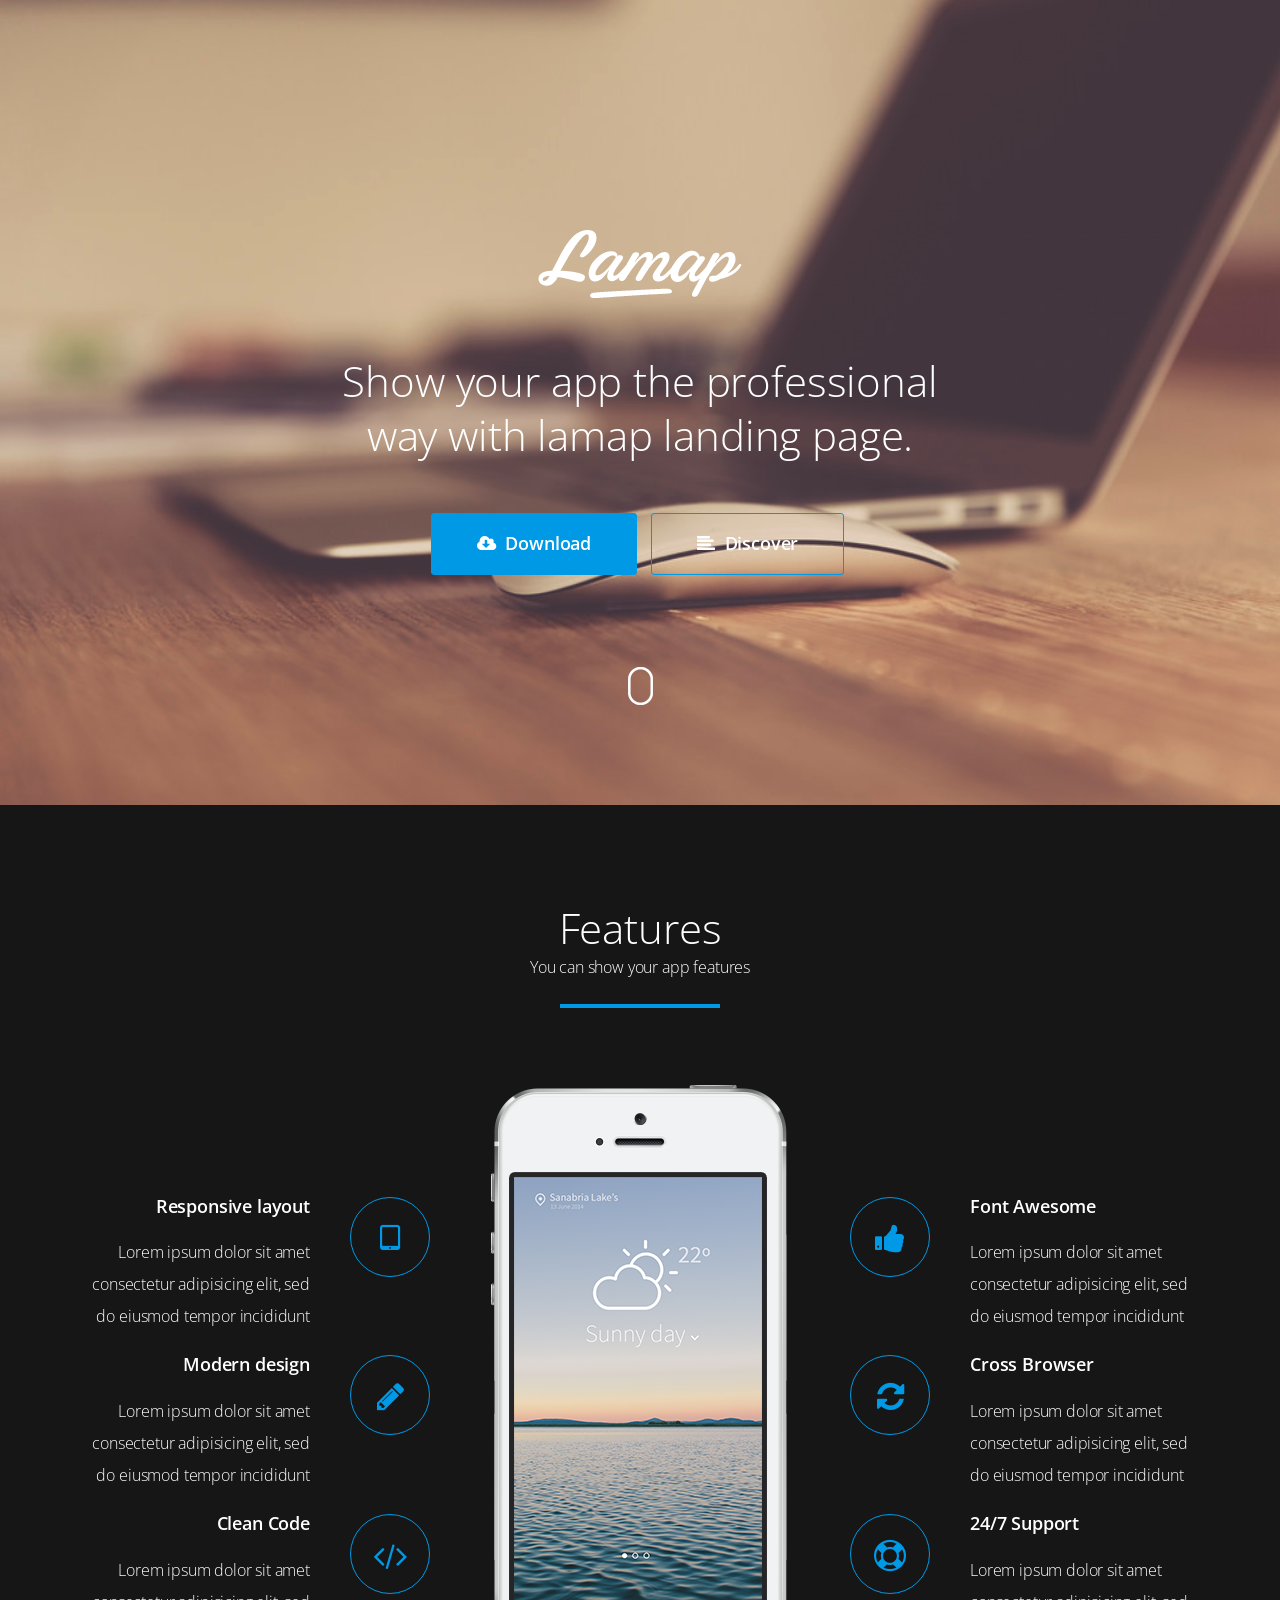
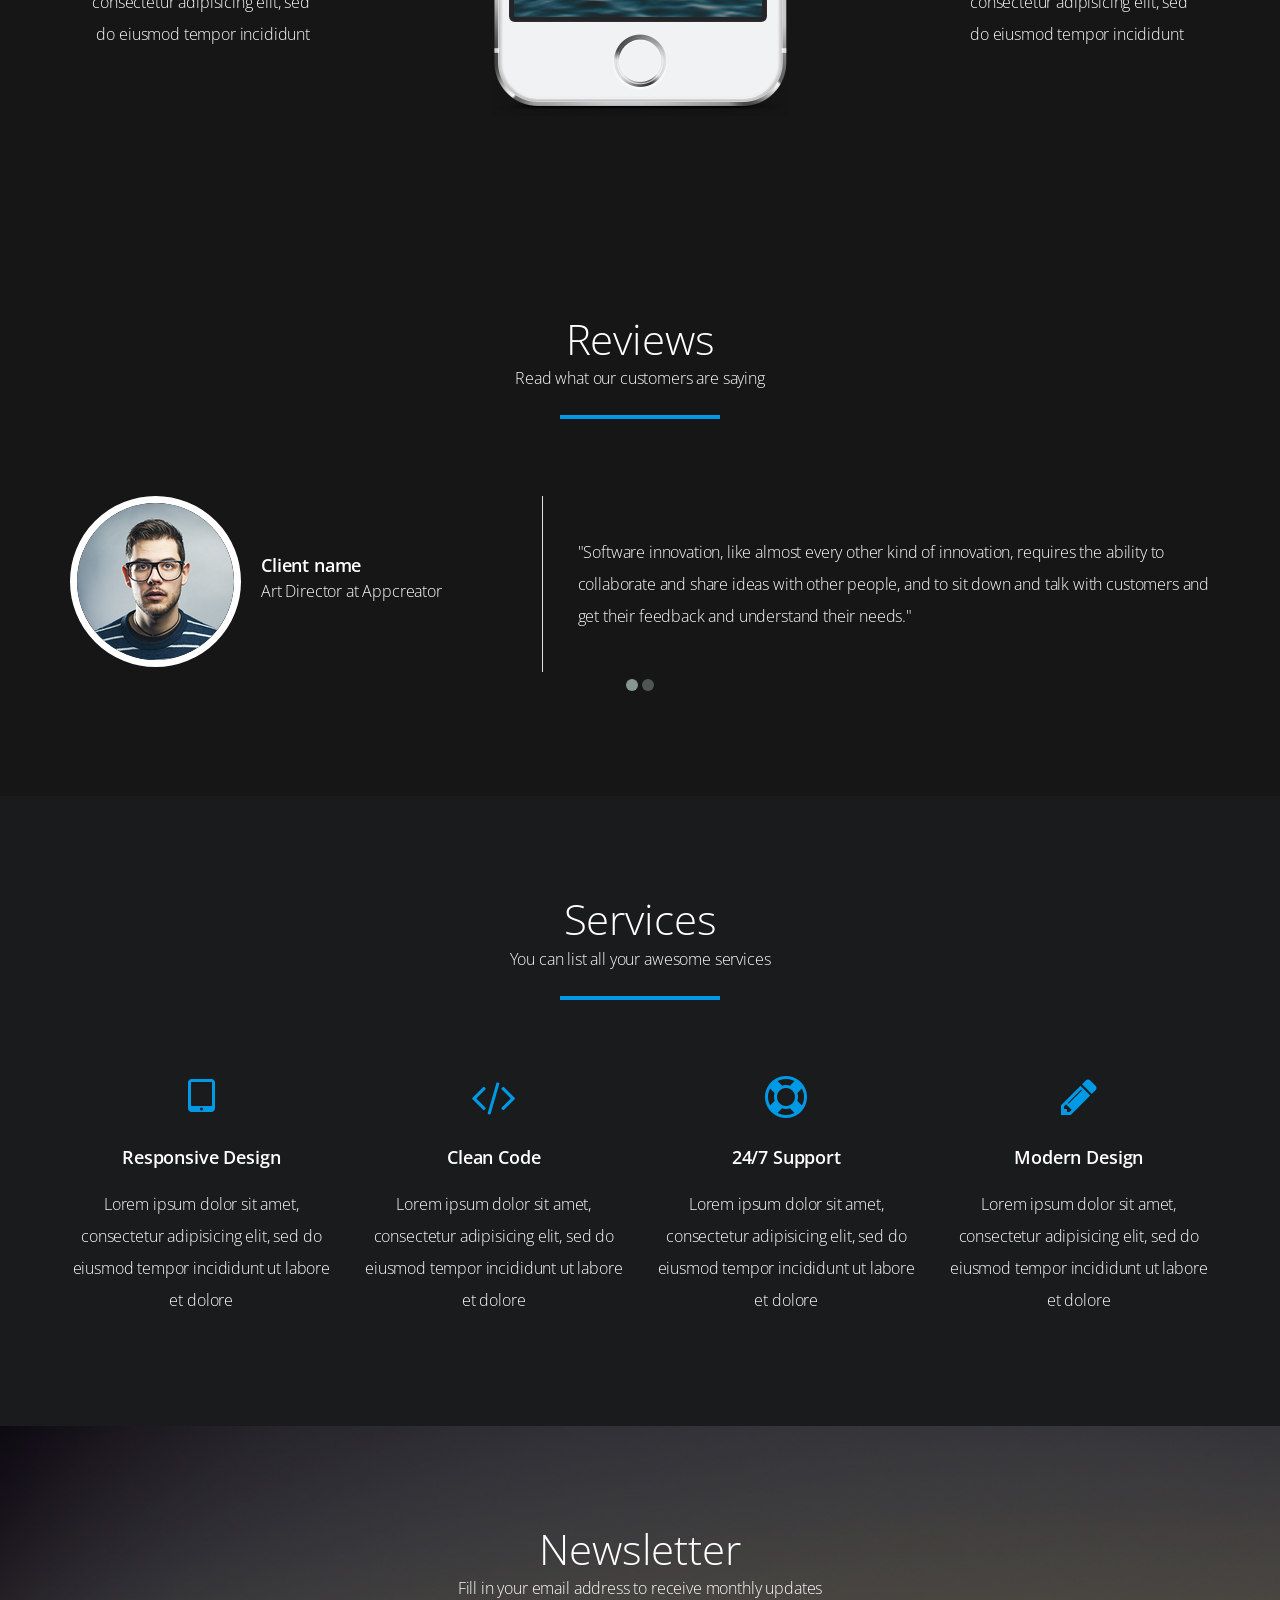
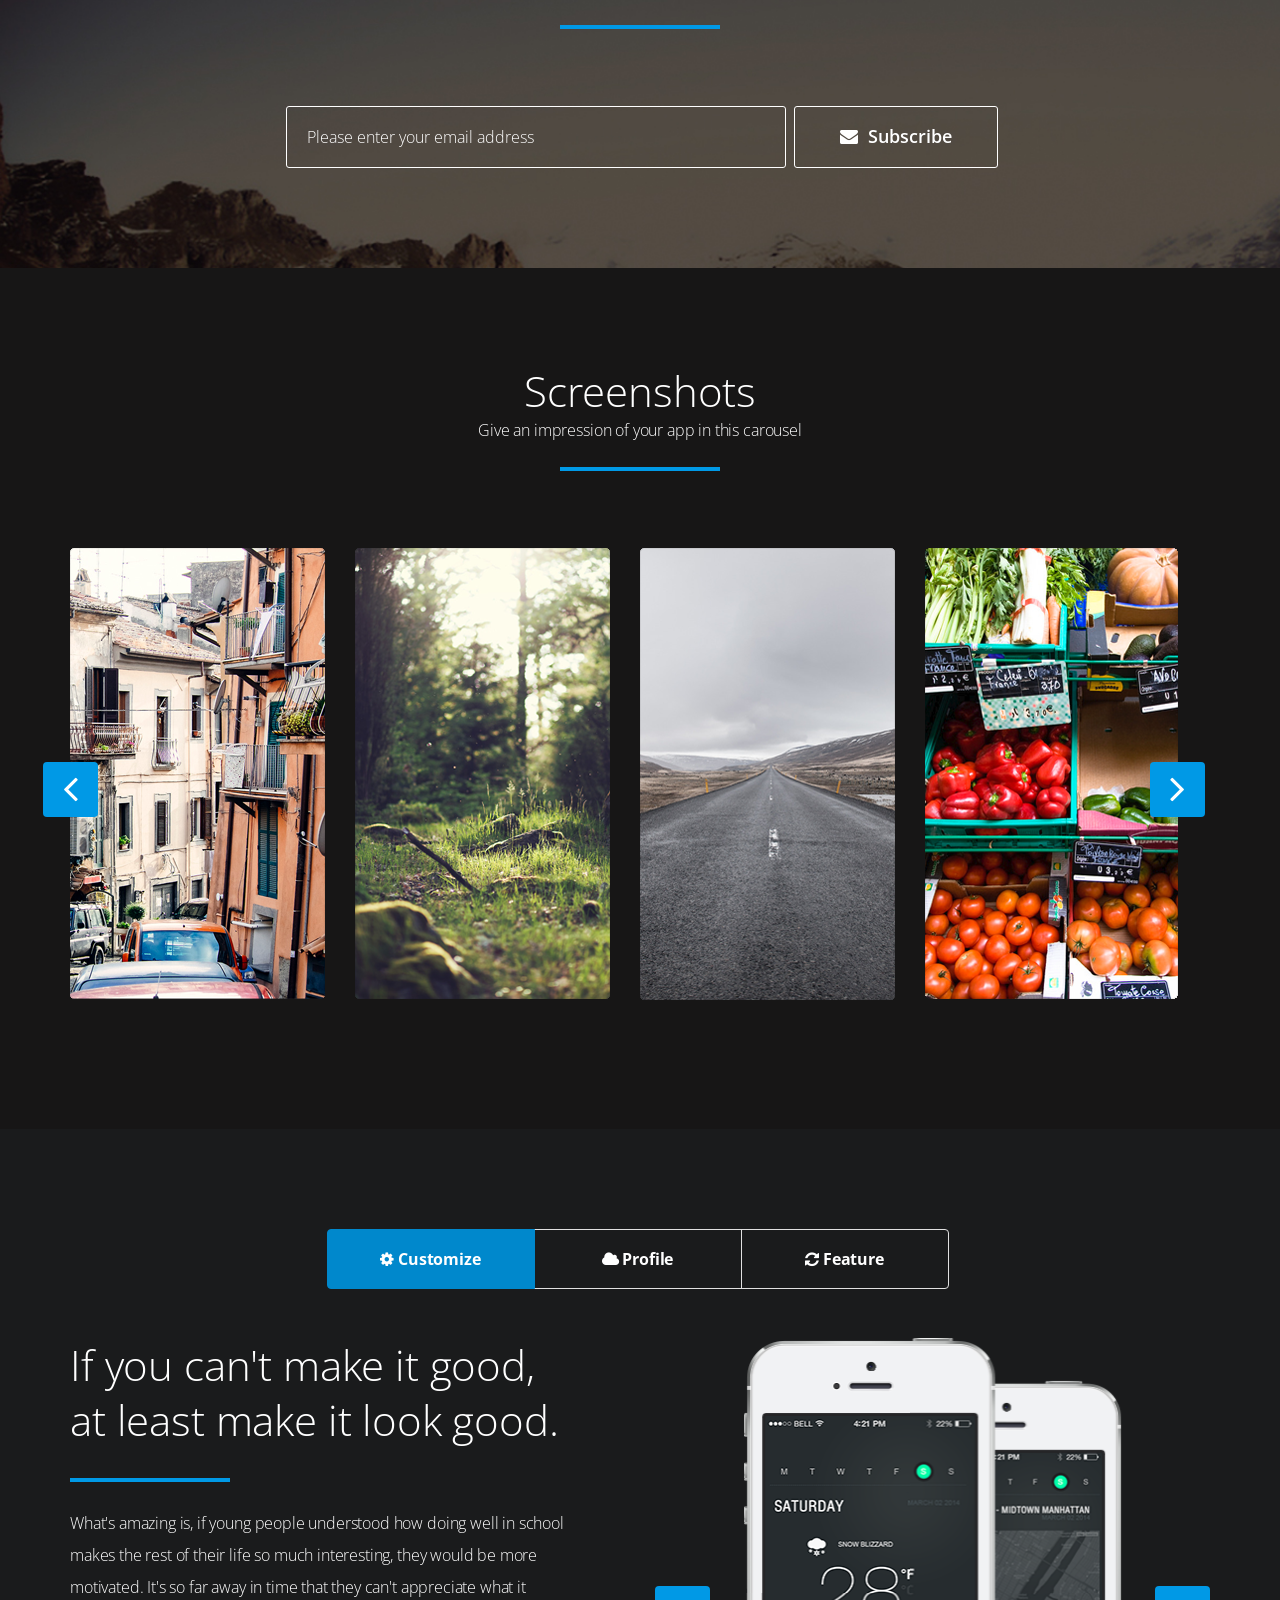
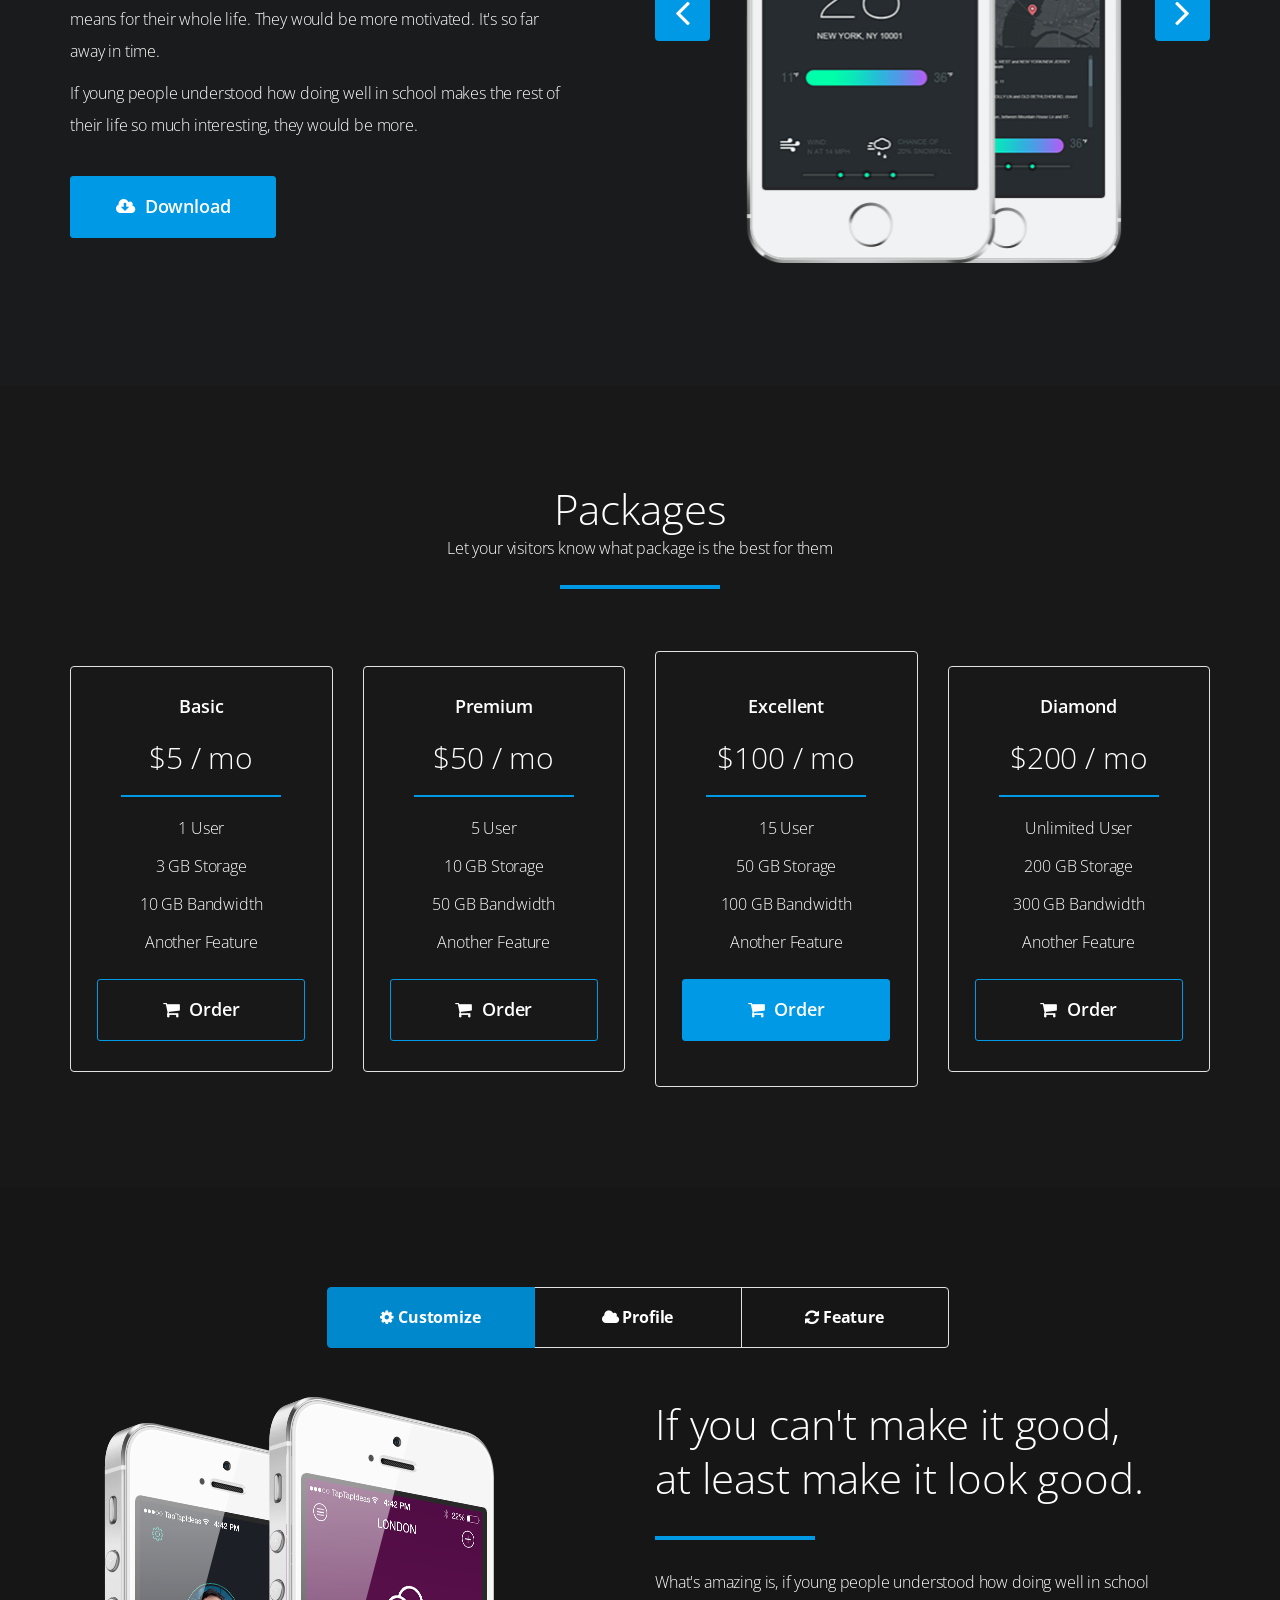
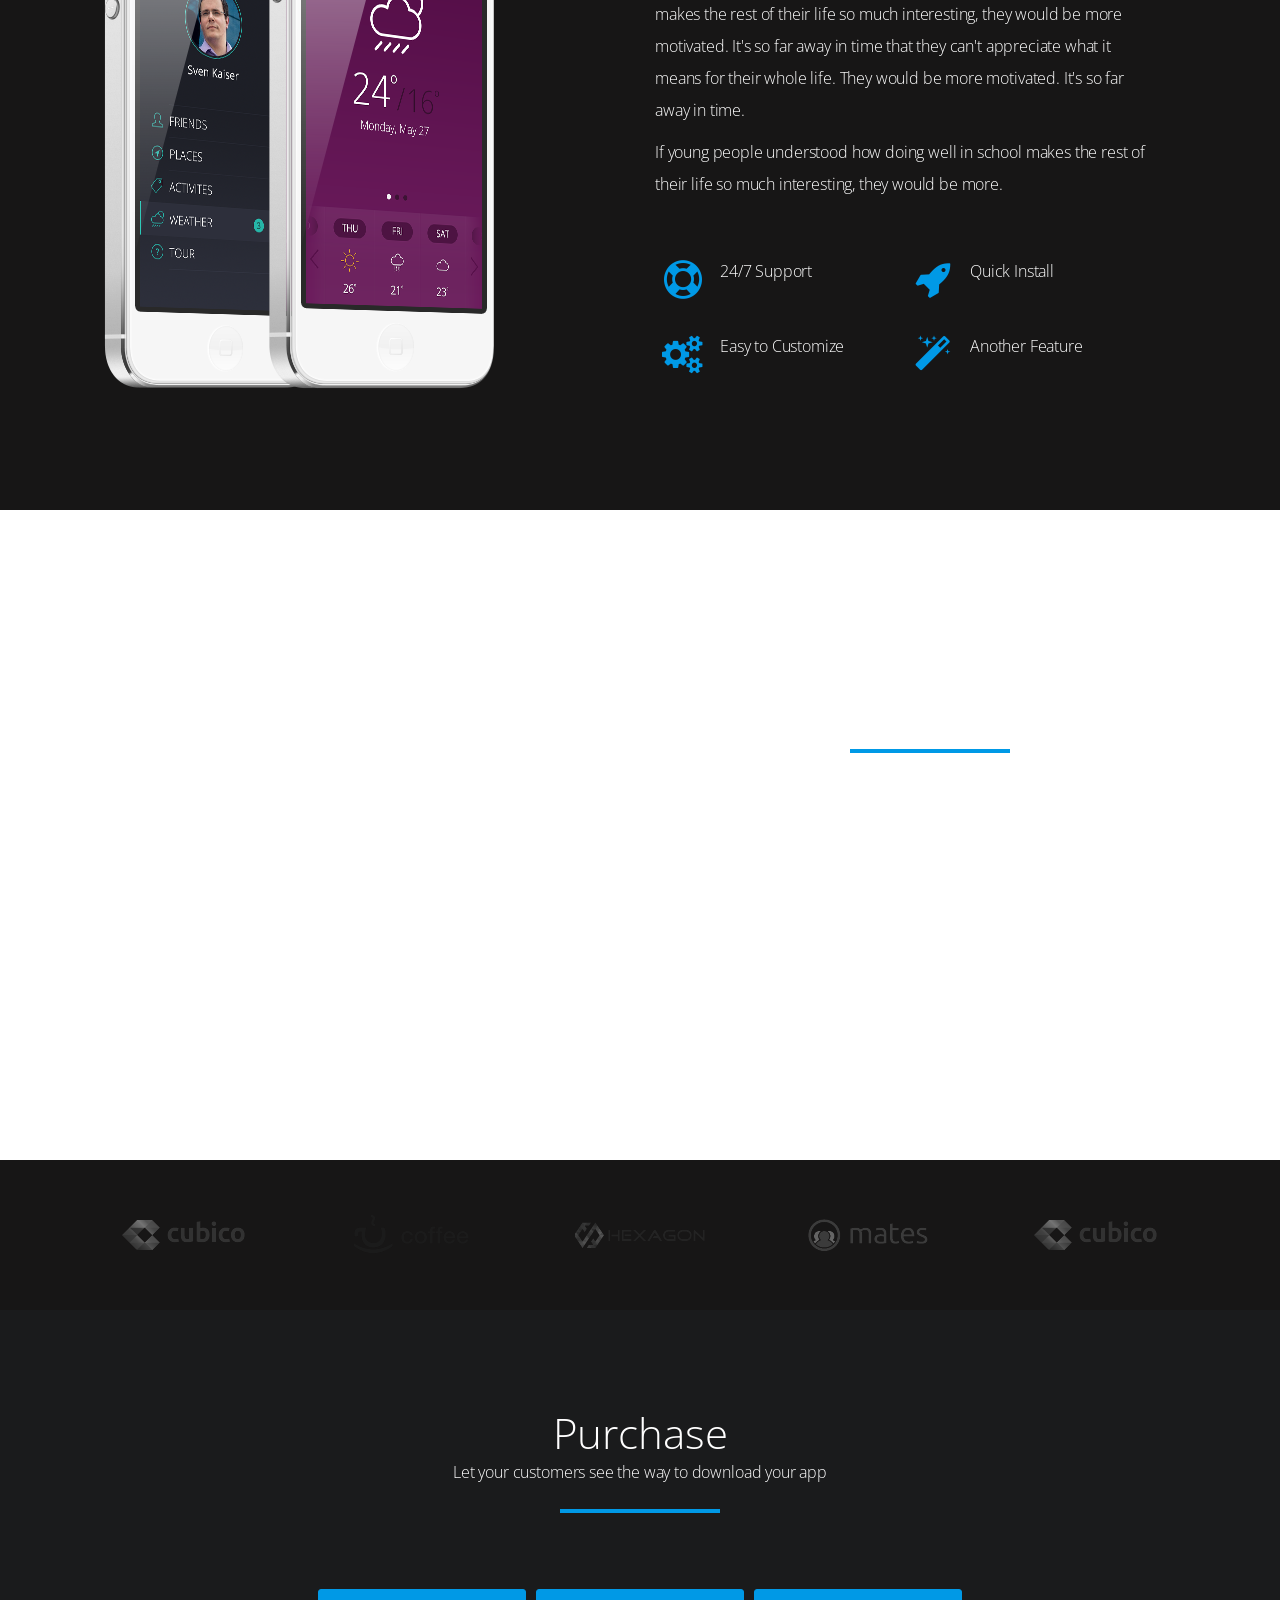
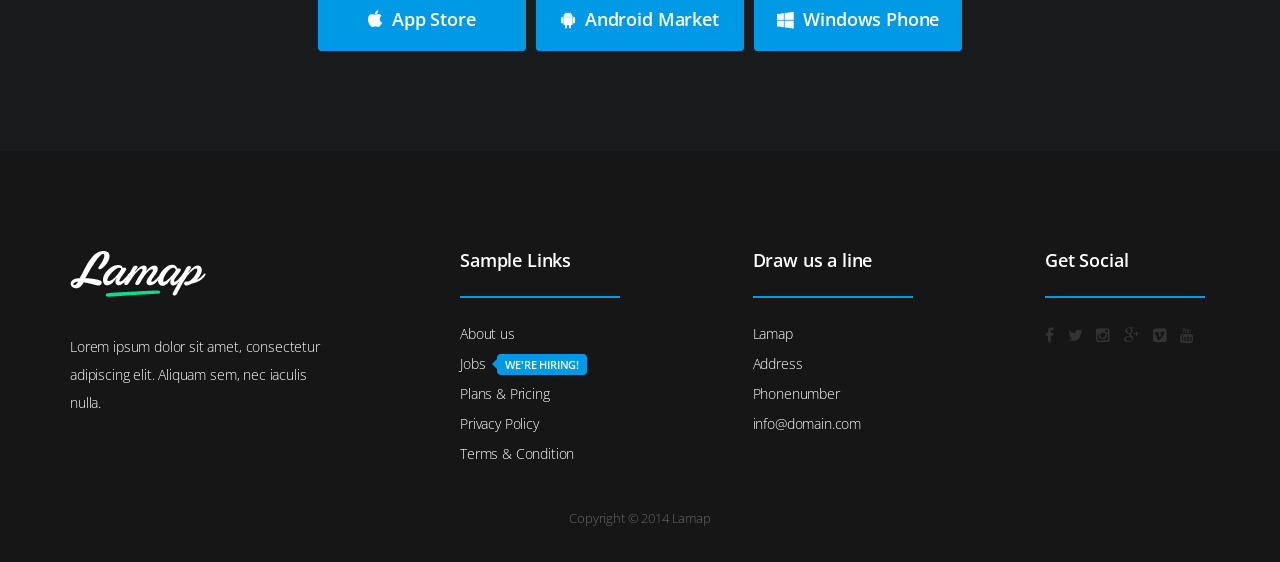
<file: index_dark_nopreloader.html>
<!DOCTYPE html>
<html lang="en">
<head>

<!-- Meta Data -->
<meta charset="utf-8">
<meta name="viewport" content="width=device-width, initial-scale=1">
<meta name="description" content="Lamap Bootstrap 3 App Landing Page">
<meta name="author" content="">

<!-- Favicon -->
<link rel="shortcut icon" href="images/favicon.ico">

<title>Lamap App Landing Page</title>

<!-- Stylesheets -->
<link rel="stylesheet" href="css/bootstrap.min.css">
<link rel="stylesheet" href="css/font-awesome.min.css">
<link rel="stylesheet" href="css/owl.theme.css">
<link rel="stylesheet" href="css/owl.carousel.css">
<link rel="stylesheet" href="css/nivo-theme.css">
<link rel="stylesheet" href="css/nivo-lightbox.css">
<link rel="stylesheet" href="css/animate.css">

<!-- Main Stylsheets -->
<link rel="stylesheet" href="css/style_dark.css">
<link rel="stylesheet" href="css/responsive.css">

<!-- Color Sheme CSS -->
<link rel="stylesheet" href="css/color.css">

<!-- Google Font -->
<link href='http://fonts.googleapis.com/css?family=Open+Sans:400,300,600,700' rel='stylesheet' type='text/css'>

<!--[if lt IE 9]>
	<script src="https://oss.maxcdn.com/libs/html5shiv/3.7.0/html5shiv.js"></script>
	<script src="https://oss.maxcdn.com/libs/respond.js/1.4.2/respond.min.js"></script>
<![endif]-->

</head>
 
<body>

<!-- begin nav -->
<nav class="navbar navbar-default navbar-fixed-top" role="navigation">
	<div class="container">
		<div class="navbar-header">
			<button type="button" class="navbar-toggle" data-toggle="collapse" data-target=".navbar-collapse">
				<span class="sr-only">Toggle navigation</span>
				<span>Menu</span>
			</button>
			<!-- begin logo in navigation -->
			<a class="navbar-brand" href="#intro">
				<img src="images/footer_logodark.png" alt="logo small">
			</a>
			<!-- end logo in navigation -->
		</div>	
	
		<div class="navbar-collapse collapse">
			<ul class="nav navbar-nav pull-right">
				<!-- begin navigation items -->
				<li class="current"><a href="#intro">Start</a></li>
				<li><a href="#features">Features</a></li>
				<li><a href="#services">Services</a></li>
				<li><a href="#screenshots">Screenshots</a></li>
				<li><a href="#packages">Packages</a></li>
				<li><a href="#extra">Extra</a></li>
				<li><a href="#video">Video</a></li>
				<li><a href="#download">Download</a></li>
				<!-- end navigation items -->
			</ul>	
		</div>
	</div>
</nav>
<!-- end nav -->

<!-- begin intro section -->
<section class="intro" id="intro">

	<div class="container">
		<div class="row">

			<div class="col-md-12">
				<div class="intro-section">
					<!-- begin logo intro section -->
					<img src="images/lamap_logo.png" alt="logo">
					<!-- end logo intro section -->
					<h1>Show your app the professional way with lamap landing page.</h1>
					<ul class="list-inline">
						<li>
							<a href="#" class="btn btn-custom">
								<i class="fa fa-cloud-download"></i>
								Download
							</a>
						</li>
						<li>
							<a href="#" class="btn btn-custom-border">
								<i class="fa fa-align-left"></i>
								Discover
							</a>
						</li>
					</ul>
					
					<a href="#" class="mouse">
						<i class="fa fa-angle-down Drop animated"></i>
					</a>

				</div>
			</div>

		</div>
	</div>

</section>
<!-- end intro section -->

<!-- begin features section -->
<section class="features" id="features">

	<div class="container">
		<div class="row">
			<div class="col-md-12">
				<div class="section-head wow fadeIn animated" data-wow-offset="120" data-wow-duration="1.5s">
					<h1>Features</h1>
					<p>You can show your app features</p>
					<span class="underline"></span>
				</div>
			</div>
		</div>

		<div class="row">
			<div class="col-md-4">
				<div class="features-left wow fadeInLeft animated" data-wow-offset="10" data-wow-duration="1.5s">
					
					<!-- begin single feature item -->
					<div class="feature">
						<div class="icon-container">
							<div class="icon">
							<i class="fa fa-tablet"></i>
							</div>
						</div>

						<div class="fetaure-details">
							<h4 class="main-color">Responsive layout</h4>
							<p>
								Lorem ipsum dolor sit amet consectetur adipisicing elit, sed do eiusmod tempor incididunt
							</p>
						</div>
					</div>
					<!-- end single feature item -->

					<!-- begin single feature item -->
					<div class="feature">
						<div class="icon-container">
							<div class="icon">
							<i class="fa fa-pencil"></i>
							</div>
						</div>

						<div class="fetaure-details">
							<h4 class="main-color">Modern design</h4>
							<p>
								Lorem ipsum dolor sit amet consectetur adipisicing elit, sed do eiusmod tempor incididunt
							</p>
						</div>
					</div>
					<!-- end single feature item -->

					<!-- begin single feature item -->
					<div class="feature">
						<div class="icon-container">
							<div class="icon">
							<i class="fa fa-code"></i>
							</div>
						</div>

						<div class="fetaure-details">
							<h4 class="main-color">Clean Code</h4>
							<p>
								Lorem ipsum dolor sit amet consectetur adipisicing elit, sed do eiusmod tempor incididunt
							</p>
						</div>
					</div>
					<!-- end single feature item -->
					
				</div>
			</div>
			
			<div class="col-md-4">
				<!-- begin feature image -->
				<figure class="image-features wow bounceIn animated animated" data-wow-offset="120" data-wow-duration="1.5s">
					<img src="images/iphone5_white.png" alt="iphone">
				</figure>
				<!-- end feature image -->
			</div>
			
			<div class="col-md-4">
				<div class="features-right wow fadeInRight animated" data-wow-offset="10" data-wow-duration="1.5s">

					<!-- begin single feature item -->
					<div class="feature">
						<div class="icon-container">
							<div class="icon">
							<i class="fa fa-thumbs-up"></i>
							</div>
						</div>

						<div class="fetaure-details">
							<h4 class="main-color">Font Awesome</h4>
							<p>
								Lorem ipsum dolor sit amet consectetur adipisicing elit, sed do eiusmod tempor incididunt
							</p>
						</div>
					</div>
					<!-- end single feature item -->

					<!-- begin single feature item -->
					<div class="feature">
						<div class="icon-container">
							<div class="icon">
							<i class="fa fa-refresh"></i>
							</div>
						</div>

						<div class="fetaure-details">
							<h4 class="main-color">Cross Browser</h4>
							<p>
								Lorem ipsum dolor sit amet consectetur adipisicing elit, sed do eiusmod tempor incididunt
							</p>
						</div>
					</div>
					<!-- end single feature item -->

					<!-- begin single feature item -->
					<div class="feature">
						<div class="icon-container">
							<div class="icon">
							<i class="fa fa-support"></i>
							</div>
						</div>

						<div class="fetaure-details">
							<h4 class="main-color">24/7 Support</h4>
							<p>
							Lorem ipsum dolor sit amet consectetur adipisicing elit, sed do eiusmod tempor incididunt
							</p>
						</div>
					</div>
					<!-- end single feature item -->
				</div>
			</div>
		</div>
	</div>

</section>
<!-- end features section -->

<!-- begin reviews section -->
<section class="reviews" id="reviews">
	<div class="container">
		
		<div class="row">
			<div class="col-md-12">
				<div class="section-head wow fadeIn animated" data-wow-offset="10" data-wow-duration="1.5s">
					<h1>Reviews</h1>
					<p>Read what our customers are saying</p>
					<span class="underline"></span>
				</div>
			</div>
		</div>

		<div class="row">
			<div class="testemonials wow fadeInUp animated" data-wow-offset="10" data-wow-duration="1s">
				
				<!-- begin single testomial item -->
				<div class="testemonial">
					<div class="col-md-5 client-data">
						<div class="client-image">
							<img src="images/person.png" alt="client">
						</div>
						<div class="client-name">
							<h4>Client name</h4>
							<p>Art Director at Appcreator</p>
						</div>
					</div>
					<div class="col-md-7 col-sm-12">
						<div class="client-quote">
							<p>"Software innovation, like almost every other kind of innovation, requires the ability to collaborate and share ideas with other people, and to sit down and talk with customers and get their feedback and understand their needs."</p>
						</div>
					</div>
				</div>
				<!-- end single testomial item -->
				<!-- begin single testomial item -->
				<div class="testemonial">
					<div class="col-md-5 client-data">
						<div class="client-image">
							<img src="images/person.png" alt="client">
						</div>
						<div class="client-name">
							<h4>Client name</h4>
							<p>Art Director at Appcreator</p>
						</div>
					</div>
					<div class="col-md-7">
						<div class="client-quote">
							<p>"Software innovation, like almost every other kind of innovation, requires the ability to collaborate and share ideas with other people, and to sit down and talk with customers and get their feedback and understand their needs."</p>
						</div>
					</div>
				</div>
				<!-- end single testomial item -->
			</div>
		</div>

	</div>	
</section>
<!-- end reviews section -->

<!-- begin services section -->
<section class="services" id="services">
	<div class="container">
		
		<div class="row">
			<div class="col-md-12">
				<div class="section-head wow fadeIn animated" data-wow-offset="10" data-wow-duration="1.5s">
					<h1>Services</h1>
					<p>You can list all your awesome services</p>
					<span class="underline"></span>
				</div>
			</div>
		</div>

		<div class="row">
			<div class="col-md-3 col-sm-6">
				<!-- begin single service item -->
				<div class="service wow fadeIn animated" data-wow-offset="10">
					<i class="fa fa-tablet"></i>
					<h4>Responsive Design</h4>
					<p>Lorem ipsum dolor sit amet, consectetur adipisicing elit, sed do eiusmod tempor incididunt ut labore et dolore</p>
				</div>
				<!-- end single service item -->
			</div>
			<div class="col-md-3 col-sm-6">
				<!-- begin single service item -->
				<div class="service wow fadeIn animated delay" data-wow-offset="10">
					<i class="fa fa-code"></i>
					<h4>Clean Code</h4>
					<p>Lorem ipsum dolor sit amet, consectetur adipisicing elit, sed do eiusmod tempor incididunt ut labore et dolore</p>
				</div>
				<!-- end single service item -->
			</div>
			<div class="col-md-3 col-sm-6">
				<!-- begin single service item -->
				<div class="service wow fadeIn animated delay-long" data-wow-offset="10">
					<i class="fa fa-support"></i>
					<h4>24/7 Support</h4>
					<p>Lorem ipsum dolor sit amet, consectetur adipisicing elit, sed do eiusmod tempor incididunt ut labore et dolore</p>
				</div>
				<!-- end single service item -->
			</div>
			<div class="col-md-3 col-sm-6">
				<!-- begin single service item -->
				<div class="service wow fadeIn animated delay-longer" data-wow-offset="10">
					<i class="fa fa-pencil"></i>
					<h4>Modern Design</h4>
					<p>Lorem ipsum dolor sit amet, consectetur adipisicing elit, sed do eiusmod tempor incididunt ut labore et dolore</p>
				</div>
				<!-- end single service item -->
			</div>
		</div>

	</div>
</section>
<!-- end services section -->

<!-- begin newsletter section -->
<section class="newsletter" id="newsletter">
	<div class="container">
		
		<div class="row">
			<div class="col-md-12">
				<div class="section-head wow fadeInDown animated" data-wow-offset="10">
					<h1>Newsletter</h1>
					<p>Fill in your email address to receive monthly updates </p>
					<span class="underline"></span>
				</div>
			</div>
		</div>

		<div class="row">
			<div class="col-sm-12 form">
				<div id="contact">

				<form method="post" action="contact.php" name="contactform" id="contactform">

					<fieldset>

						<label for="email" accesskey="E"></label>
						<input name="email" type="text" id="email" size="30" value="" placeholder="Please enter your email address" />

						<button type="submit" class="submit btn btn-send" id="submit" value="Submit">
							<i class="fa fa-envelope"></i>
							Subscribe
						</button>

					</fieldset>

				</form>

				<div class="tex-center">
					<div id="message"></div>
				</div>

				</div>
			</div>
		</div>
	</div>
</section>
<!-- end newsletter section -->

<!-- begin screenshots section -->
<section class="screenshots" id="screenshots">
	
	<div class="container">
		
		<div class="row">
			<div class="col-md-12">
				<div class="section-head wow fadeIn animated" data-wow-offset="10" data-wow-duration="1.5s">
					<h1>Screenshots</h1>
					<p>Give an impression of your app in this carousel</p>
					<span class="underline"></span>
				</div>
			</div>
		</div>

		<div class="row">
			
			<div class="col-md-12">
				
				<div class="screens wow bounceIn animated" data-wow-offset="10" data-wow-duration="1.5s">
					<!-- begin single screenshot -->
					<div class="screen">
						<a href="images/screen1.png" data-lightbox-gallery="screens">
							<img src="images/screen1.png" alt="screenshot">
							<span class="hover-screen">
								<i class="fa fa-search"></i>
							</span>
						</a>
					</div>
					<!-- end single screenshot -->
					<!-- begin single screenshot -->
					<div class="screen">
						<a href="images/screen2.png" data-lightbox-gallery="screens">
							<img src="images/screen2.png" alt="screenshot">
							<span class="hover-screen">
								<i class="fa fa-search"></i>
							</span>
						</a>
					</div>
					<!-- end single screenshot -->
					<!-- begin single screenshot -->
					<div class="screen">
						<a href="images/screen3.png" data-lightbox-gallery="screens">
							<img src="images/screen3.png" alt="screenshot">
							<span class="hover-screen">
								<i class="fa fa-search"></i>
							</span>
						</a>
					</div>
					<!-- end single screenshot -->
					<!-- begin single screenshot -->
					<div class="screen">
						<a href="images/screen4.png" data-lightbox-gallery="screens">
							<img src="images/screen4.png" alt="screenshot">
							<span class="hover-screen">
								<i class="fa fa-search"></i>
							</span>
						</a>
					</div>
					<!-- end single screenshot -->
					<!-- begin single screenshot -->
					<div class="screen">
						<a href="images/screen1.png" data-lightbox-gallery="screens">
							<img src="images/screen1.png" alt="screenshot">
							<span class="hover-screen">
								<i class="fa fa-search"></i>
							</span>
						</a>
					</div>
					<!-- end single screenshot -->
					<!-- begin single screenshot -->
					<div class="screen">
						<a href="images/screen2.png" data-lightbox-gallery="screens">
							<img src="images/screen2.png" alt="screenshot">
							<span class="hover-screen">
								<i class="fa fa-search"></i>
							</span>
						</a>
					</div>
					<!-- end single screenshot -->
					<!-- begin single screenshot -->
					<div class="screen">
						<a href="images/screen3.png" data-lightbox-gallery="screens">
							<img src="images/screen3.png" alt="screenshot">
							<span class="hover-screen">
								<i class="fa fa-search"></i>
							</span>
						</a>
					</div>
					<!-- end single screenshot -->
					<!-- begin single screenshot -->
					<div class="screen">
						<a href="images/screen4.png" data-lightbox-gallery="screens">
							<img src="images/screen4.png" alt="screenshot">
							<span class="hover-screen">
								<i class="fa fa-search"></i>
							</span>
						</a>
					</div>
					<!-- end single screenshot -->
				</div>
			</div>
		</div>
	</div>
</section>
<!-- end screenshots section -->

<!-- begin brief section -->
<section class="brief" id="brief">
	<div class="container">

		<div class="row">
			<div class="col-md-12 tabs">
				
				<!-- begin tab pane nav tabs -->
				<ul class="nav nav-tabs wow fadeInUp animated" role="tablist">
					<li class="active">
						<a href="#first-tab" role="tab" data-toggle="tab">
							<i class="fa fa-cog"></i>
							Customize
						</a>
					</li>
					<li>
						<a href="#second-tab" role="tab" data-toggle="tab">
							<i class="fa fa-cloud"></i>
							Profile
						</a>
					</li>
					<li>
						<a href="#third-tab" role="tab" data-toggle="tab">
							<i class="fa fa-refresh"></i>
							Feature
						</a>
					</li>
				</ul>
				<!-- end tab pane nav tabs -->

			</div>
		</div>

		<div class="row">
			<div class="col-md-6 col-sm-12">
				<div class="brief-content wow fadeInLeft animated" data-wow-offset="10">
					<h1>If you can't make it good, at least make it look good.</h1>
					<div class="underline"></div>
					<p>
						What's amazing is, if young people understood how doing well in school makes the rest of their life so much interesting, they would be more motivated. It's so far away in time that they can't appreciate what it means for their whole life. They would be more motivated. It's so far away in time.
					</p>
					<p>
						If young people understood how doing well in school makes the rest of their life so much interesting, they would be more.
					</p>
					<a href="#" class="btn btn-custom">
						<i class="fa fa-cloud-download"></i>
						Download
					</a>
				</div>
			</div>
			<div class="col-md-6 col-sm-12">
				<figure class="small-slider wow fadeInRight animated" data-wow-offset="10">
					<!-- begin single slider item -->
					<div class="item">
						<img src="images/iphone5_two.png" alt="iphone5">
					</div>
					<!-- end single slider item -->
					<!-- begin single slider item -->
					<div class="item">
						<img src="images/iphone5_white.png" alt="iphone5">
					</div>
					<!-- end single slider item -->
				</figure>
			</div>
		</div>
	</div>
</section>
<!-- end brief section -->

<!-- begin packages section -->
<section class="packages" id="packages">
	
	<div class="container">
		
		<div class="row">
			<div class="col-md-12">
				<div class="section-head wow fadeIn animated" data-wow-offset="10" data-wow-duration="1.5s">
					<h1>Packages</h1>
					<p>Let your visitors know what package is the best for them</p>
					<span class="underline"></span>
				</div>
			</div>
		</div>

		<div class="row wow bounceIn animated" data-wow-offset="10" data-wow-duration="1.5s">
			
			<div class="col-md-3 col-sm-6">
				<!-- begin single package -->
				<div class="package">
					<div class="package-name">
						<h4>Basic</h4>
					</div>
					<span class="package-price">$5 / mo</span>
					<div class="underline-small"></div>
					<div class="package-features">
						<ul>
							<li>1 User</li>
							<li>3 GB Storage</li>
							<li>10 GB Bandwidth</li>
							<li>Another Feature</li>
						</ul>
					</div>
					<a href="#" class="btn btn-custom-border">
						<i class="fa fa-shopping-cart"></i>
						Order
					</a>
				</div>
				<!-- end single package -->
			</div>

			<div class="col-md-3 col-sm-6">
				<!-- begin single package -->
				<div class="package">
					<div class="package-name">
						<h4>Premium</h4>
					</div>
					<span class="package-price">$50 / mo</span>
					<div class="underline-small"></div>
					<div class="package-features">
						<ul>
							<li>5 User</li>
							<li>10 GB Storage</li>
							<li>50 GB Bandwidth</li>
							<li>Another Feature</li>
						</ul>
					</div>
					<a href="#" class="btn btn-custom-border">
						<i class="fa fa-shopping-cart"></i>
						Order
					</a>
				</div>
				<!-- end single package -->
			</div>

			<div class="col-md-3 col-sm-6">
				<!-- begin single package -->
				<div class="package featured">
					<div class="package-name">
						<h4>Excellent</h4>
					</div>
					<span class="package-price">$100 / mo</span>
					<div class="underline-small"></div>
					<div class="package-features">
						<ul>
							<li>15 User</li>
							<li>50 GB Storage</li>
							<li>100 GB Bandwidth</li>
							<li>Another Feature</li>
						</ul>
					</div>
					<a href="#" class="btn btn-custom">
						<i class="fa fa-shopping-cart"></i>
						Order
					</a>
				</div>
				<!-- end single package -->
			</div>

			<div class="col-md-3 col-sm-6">
				<!-- begin single package -->
				<div class="package">
					<div class="package-name">
						<h4>Diamond</h4>
					</div>
					<span class="package-price">$200 / mo</span>
					<div class="underline-small"></div>
					<div class="package-features">
						<ul>
							<li>Unlimited User</li>
							<li>200 GB Storage</li>
							<li>300 GB Bandwidth</li>
							<li>Another Feature</li>
						</ul>
					</div>
					<a href="#" class="btn btn-custom-border">
						<i class="fa fa-shopping-cart"></i>
						Order
					</a>
				</div>
				<!-- end single package -->
			</div>

		</div>

	</div>
</section>
<!-- end packages section -->

<!-- begin extra section -->
<section class="extra" id="extra">
	<div class="container">

		<div class="row">
			<div class="col-md-12 tabs">
				
				<!-- begin tab pane nav tabs -->
				<ul class="nav nav-tabs wow fadeInUp animated" role="tablist">
					<li class="active">
						<a href="#first-tab" role="tab" data-toggle="tab">
							<i class="fa fa-cog"></i>
							Customize
						</a>
					</li>
					<li>
						<a href="#second-tab" role="tab" data-toggle="tab">
							<i class="fa fa-cloud"></i>
							Profile
						</a>
					</li>
					<li>
						<a href="#third-tab" role="tab" data-toggle="tab">
							<i class="fa fa-refresh"></i>
							Feature
						</a>
					</li>
				</ul>
				<!-- end tab pane nav tabs -->

			</div>
		</div>
		
		<div class="row">
			
			<div class="tab-content">
				
				<!-- begin first tab content -->
				<div class="tab-pane fade in active" id="first-tab">
					<div class="col-md-5">
						<figure class="wow fadeInLeft animated" data-wow-offset="10" data-wow-duration="1.5s">
							<img src="images/iphones_skew.png" alt="iphones skew">
						</figure>
					</div>
					
					<div class="col-md-6 col-md-offset-1">
						<div class="brief-content wow fadeInRight animated" data-wow-offset="10" data-wow-duration="1.5s">
							<h1>If you can't make it good, at least make it look good.</h1>
							<div class="underline"></div>
							<p>
								What's amazing is, if young people understood how doing well in school makes the rest of their life so much interesting, they would be more motivated. It's so far away in time that they can't appreciate what it means for their whole life. They would be more motivated. It's so far away in time.
							</p>
							<p>
								If young people understood how doing well in school makes the rest of their life so much interesting, they would be more.
							</p>
							
							<div class="col-md-6 nopadding">
								<ul class="extra-features">
									<li>
										<div class="icon">
											<i class="fa fa-support"></i>
										</div>
										24/7 Support
									</li>
									<li>
										<div class="icon">
											<i class="fa fa-cogs"></i>
										</div>
										Easy to Customize
									</li>
								</ul>
							</div>
							
							<div class="col-md-6 nopadding">
								<ul class="extra-features">
									<li>
										<div class="icon">
											<i class="fa fa-rocket"></i>
										</div>
										Quick Install
									</li>
									<li>
										<div class="icon">
											<i class="fa fa-magic"></i>
										</div>
										Another Feature
									</li>
								</ul>
							</div>
	
						</div>
					</div>
				</div>
				<!-- end first tab content -->
				
				<!-- begin second tab content -->
				<div class="tab-pane fade in" id="second-tab">
					<div class="col-md-6">
						<div class="brief-content fadeInLeft animated" data-wow-duration="1.5s">
							<h1>If you can't make it good, at least make it look good.</h1>
							<div class="underline"></div>
							<p>
								What's amazing is, if young people understood how doing well in school makes the rest of their life so much interesting, they would be more motivated. It's so far away in time that they can't appreciate what it means for their whole life. They would be more motivated. It's so far away in time.
							</p>
							<p>
								If young people understood how doing well in school makes the rest of their life so much interesting, they would be more.
							</p>
						</div>
					</div>
					
					<div class="col-md-6">
						<figure class="fadeInRight animated" data-wow-duration="1.5s">
							<img src="images/iphone5_two.png" alt="iphones two">
						</figure>
					</div>
				</div>
				<!-- end second tab content -->
				
				<!-- begin third tab content -->
				<div class="tab-pane fade in" id="third-tab">
					
					<div class="col-md-6">
						<figure class="fadeInLeft animated" data-wow-duration="1.5s">
							<img src="images/iphone5_two.png" alt="iphones two">
						</figure>
					</div>

					<div class="col-md-6">
						<div class="brief-content fadeInRight animated" data-wow-duration="1.5s">
							<h1>If you can't make it good, at least make it look good.</h1>
							<div class="underline"></div>
							<p>
								What's amazing is, if young people understood how doing well in school makes the rest of their life so much interesting, they would be more motivated. It's so far away in time that they can't appreciate what it means for their whole life. They would be more motivated. It's so far away in time.
							</p>
							<p>
								If young people understood how doing well in school makes the rest of their life so much interesting, they would be more.
							</p>
						</div>
					</div>
				</div>
				<!-- end third tab content -->

			</div>
		</div>
		
	</div>
</section>
<!-- end extra section -->

<!-- begin video section -->
<section class="video" id="video">
	<div class="container">
		<div class="row">
			
			<div class="col-md-8 video-item wow fadeInLeft animated" data-wow-offset="10" data-wow-duration="1.5s">
				
				<!-- Replace your embed iframe src with below iframe -->
				<iframe src="http://player.vimeo.com/video/102787065?color=63b5d6" width="750" height="450" frameborder="0" webkitallowfullscreen mozallowfullscreen allowfullscreen></iframe>

			</div>

			<div class="col-md-4">
				<div class="brief-content wow fadeInRight animated" data-wow-offset="10" data-wow-duration="1.5s">
					<h1>At least make it look good.</h1>
					<div class="underline"></div>
					<p>
						What's amazing is, if young people understood how doing well in school makes the rest of their life so much interesting, they would be more motivated. It's so far away in time that they can't appreciate what it means for their whole life. They would be more motivated. It's so far away in time.
					</p>
					<p>
						If young people understood how doing well in school makes the rest of their life so much...
					</p>
				</div>
			</div>

		</div>
	</div>
</section>
<!-- end video section -->

<!-- begin customer section -->
<section class="customers wow fadeIn animated">
	<div class="container">
		<div class="row">
			<div class="col-md-12">
				<div class="customer-slider">
					<div class="item">
						<img src="images/customers/client1.png" alt="client logo">
					</div>
					<div class="item">
						<img src="images/customers/client2.png" alt="client logo">
					</div>
					<div class="item">
						<img src="images/customers/client3.png" alt="client logo">
					</div>
					<div class="item">
						<img src="images/customers/client4.png" alt="client logo">
					</div>
					<div class="item">
						<img src="images/customers/client1.png" alt="client logo">
					</div>
					<div class="item">
						<img src="images/customers/client1.png" alt="client logo">
					</div>
					<div class="item">
						<img src="images/customers/client2.png" alt="client logo">
					</div>
					<div class="item">
						<img src="images/customers/client3.png" alt="client logo">
					</div>
					<div class="item">
						<img src="images/customers/client4.png" alt="client logo">
					</div>
					<div class="item">
						<img src="images/customers/client1.png" alt="client logo">
					</div>
				</div>
			</div>
		</div>
	</div>
</section>
<!-- end customer section -->

<!-- begin download section -->
<section class="download" id="download">
	<div class="container">
		
		<div class="row">
			<div class="col-md-12">
				<div class="section-head wow fadeIn animated" data-wow-offset="10" data-wow-duration="1.5s">
					<h1>Purchase</h1>
					<p>Let your customers see the way to download your app</p>
					<span class="underline"></span>
				</div>
			</div>
		</div>

		<div class="row">
			<div class="col-md-12">
				<ul class="list-inline wow fadeInUp animated">
					<li>
						<a href="#" class="btn btn-custom">
							<i class="fa fa-apple"></i>
							App Store
						</a>
					</li>
					<li>
						<a href="#" class="btn btn-custom">
							<i class="fa fa-android"></i>
							Android  Market
						</a>
					</li>
					<li>
						<a href="#" class="btn btn-custom">
							<i class="fa fa-windows"></i>
							Windows Phone
						</a>
					</li>
				</ul>
			</div>
		</div>

	</div>
</section>
<!-- end download section -->

<!-- begin footer section -->
<footer class="footer" id="footer">
	<div class="container">
		<div class="row wow fadeIn animated" data-wow-offset="10" data-wow-duration="1.5s">
			<div class="col-md-3 col-sm-3">
				<!-- begin logo footer -->
				<img src="images/footer_logodark.png" alt="footer logo">
				<!-- end logo footer -->
				<p>
					Lorem ipsum dolor sit amet, 
					consectetur adipiscing elit. Aliquam 
					sem, nec iaculis nulla.
				</p>
			</div>

			<div class="col-md-2 col-md-offset-1 col-sm-3">
				<h4>Sample Links</h4>
				<div class="underline-small"></div>
				<ul>
					<li>
						<a href="#">About us</a>
					</li>
					<li>
						<a href="#">
						Jobs
						<span class="jobs">We're hiring!</span>
						</a>
					</li>
					<li>
						<a href="#">Plans &amp; Pricing</a>
					</li>
					<li>
						<a href="#">Privacy Policy</a>
					</li>
					<li>
						<a href="#">Terms &amp; Condition</a>
					</li>
				</ul>
			</div>

			<div class="col-md-2 col-md-offset-1 col-sm-3">
				<h4>Draw us a line</h4>
				<div class="underline-small"></div>
				<ul>
					<li>Lamap</li>
					<li>Address</li>
					<li>Phonenumber</li>
					<li>
						<a href="mailto:info@yourdomain.com">info@domain.com</a>
					</li>
				</ul>
			</div>

			<div class="col-md-2 col-md-offset-1 col-sm-3">
				<h4>Get Social</h4>
				<div class="underline-small"></div>
				<ul class="list-inline">
					<li>
						<a href="#"><i class="fa fa-facebook"></i></a>
					</li>
					<li>
						<a href="#"><i class="fa fa-twitter"></i></a>
					</li>
					<li>
						<a href="#"><i class="fa fa-instagram"></i></a>
					</li>
					<li>
						<a href="#"><i class="fa fa-google-plus"></i></a>
					</li>
					<li>
						<a href="#"><i class="fa fa-vimeo-square"></i></a>
					</li>
					<li>
						<a href="#"><i class="fa fa-youtube"></i></a>
					</li>
				</ul>
			</div>
		</div>

		<div class="row wow fadeIn animated" data-wow-offset="10" data-wow-duration="1.5s">
			<div class="col-md-12 text-center">
				<p><small>Copyright &copy; 2014 Lamap</small></p>
			</div>
		</div>

	</div>
</footer>
<!-- end footer section -->

<!-- Javascripts -->
<script src="js/jquery.js"></script>
<script src="js/bootstrap.min.js"></script>
<script src="js/owl.carousel.min.js"></script>
<script src="js/jquery.fitvids.js"></script>
<script src="js/smoothScroll.js"></script>
<script src="js/nivo-lightbox.min.js"></script>
<script src="js/jquery.scrollTo.js"></script>
<script src="js/jquery.nav.js"></script>
<script src="js/wow.min.js"></script>
<script src="js/jquery.jigowatt.js"></script>

<!-- Custom Javascript -->
<script src="js/main.js"></script>

</body>
</html>
</file>
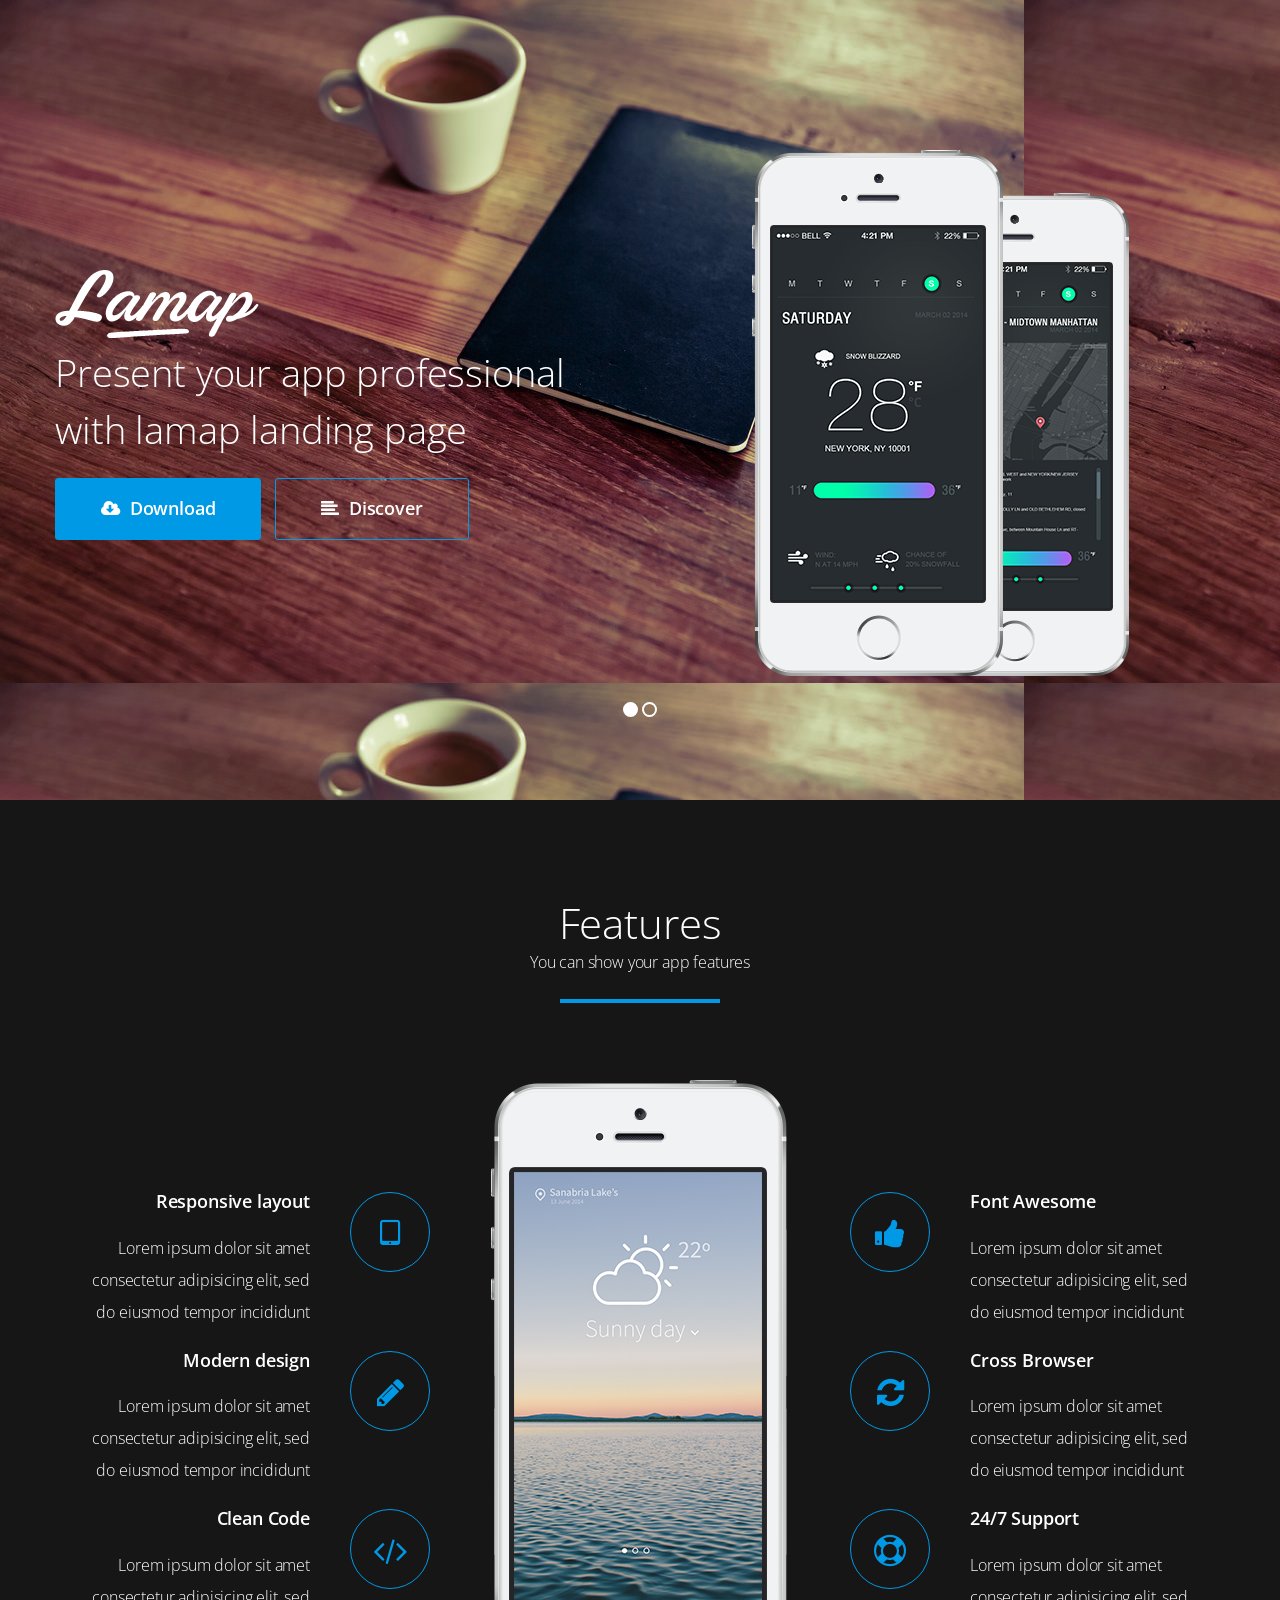
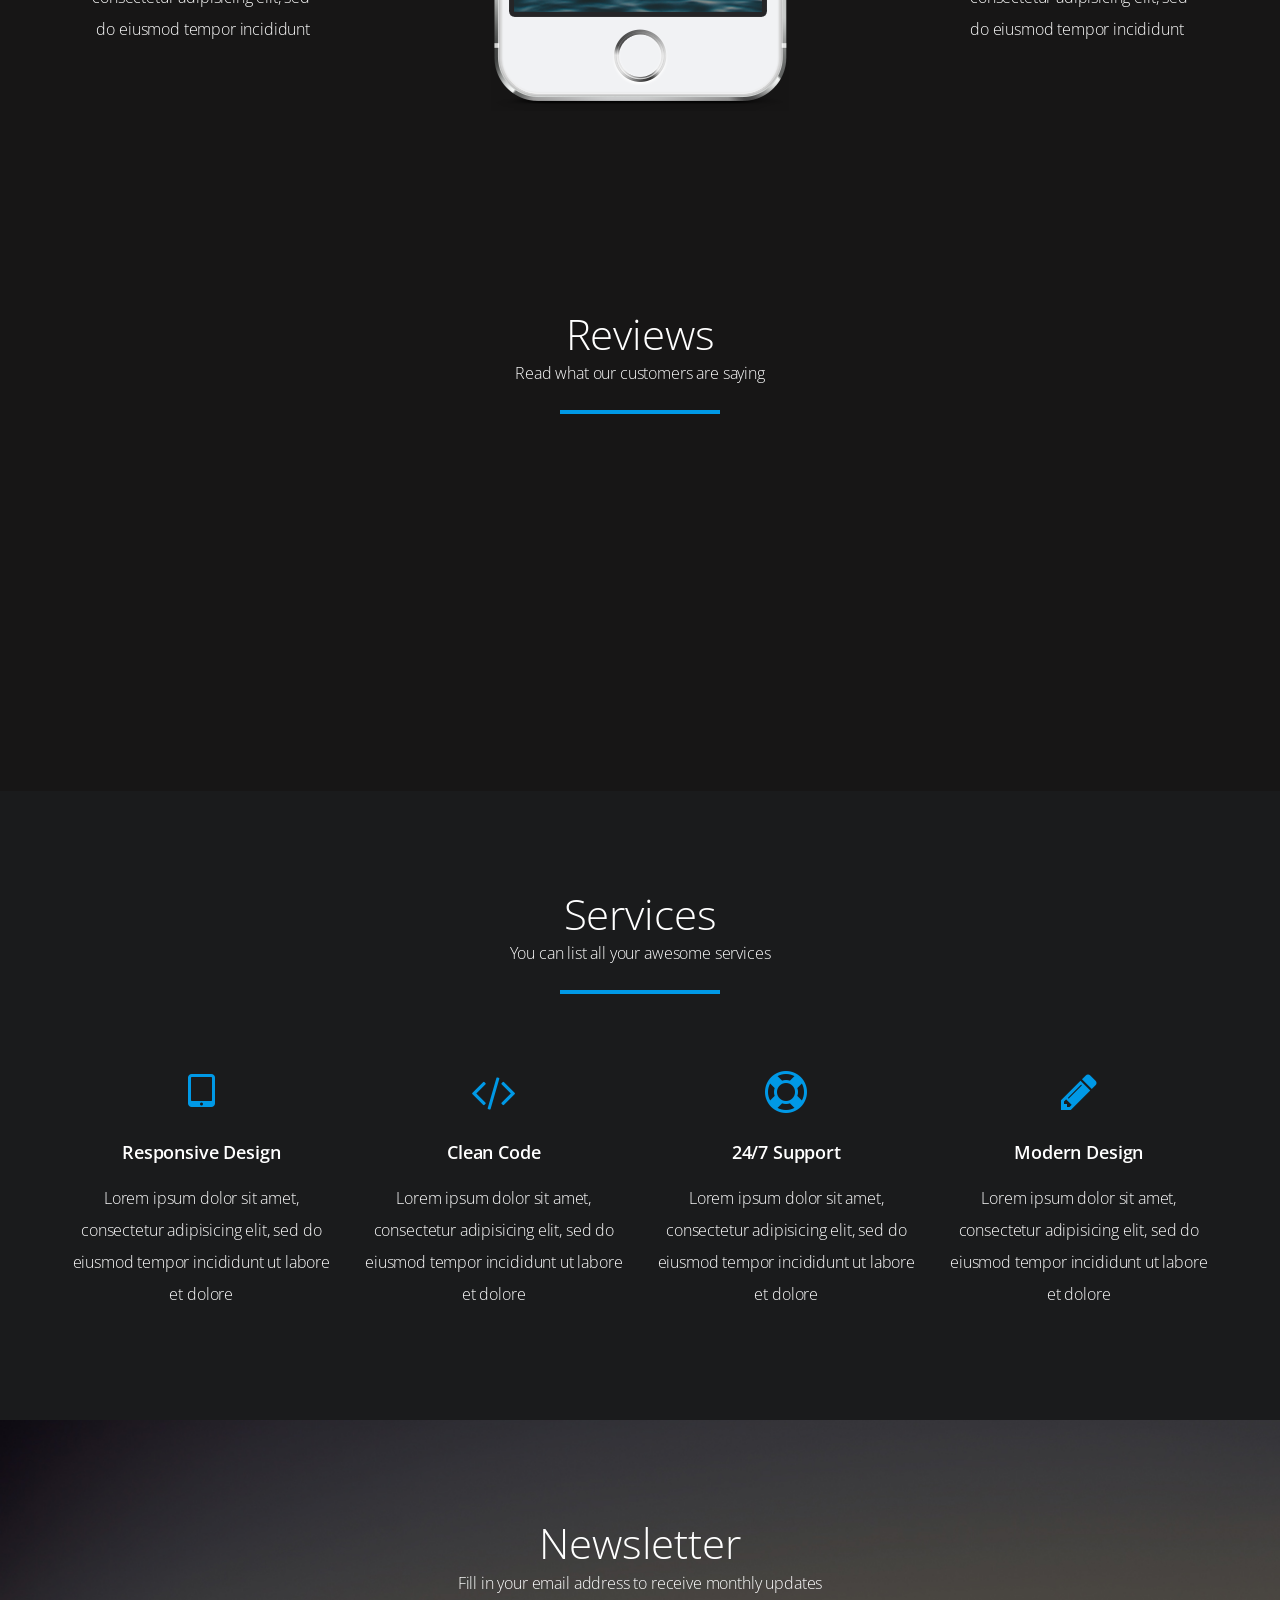
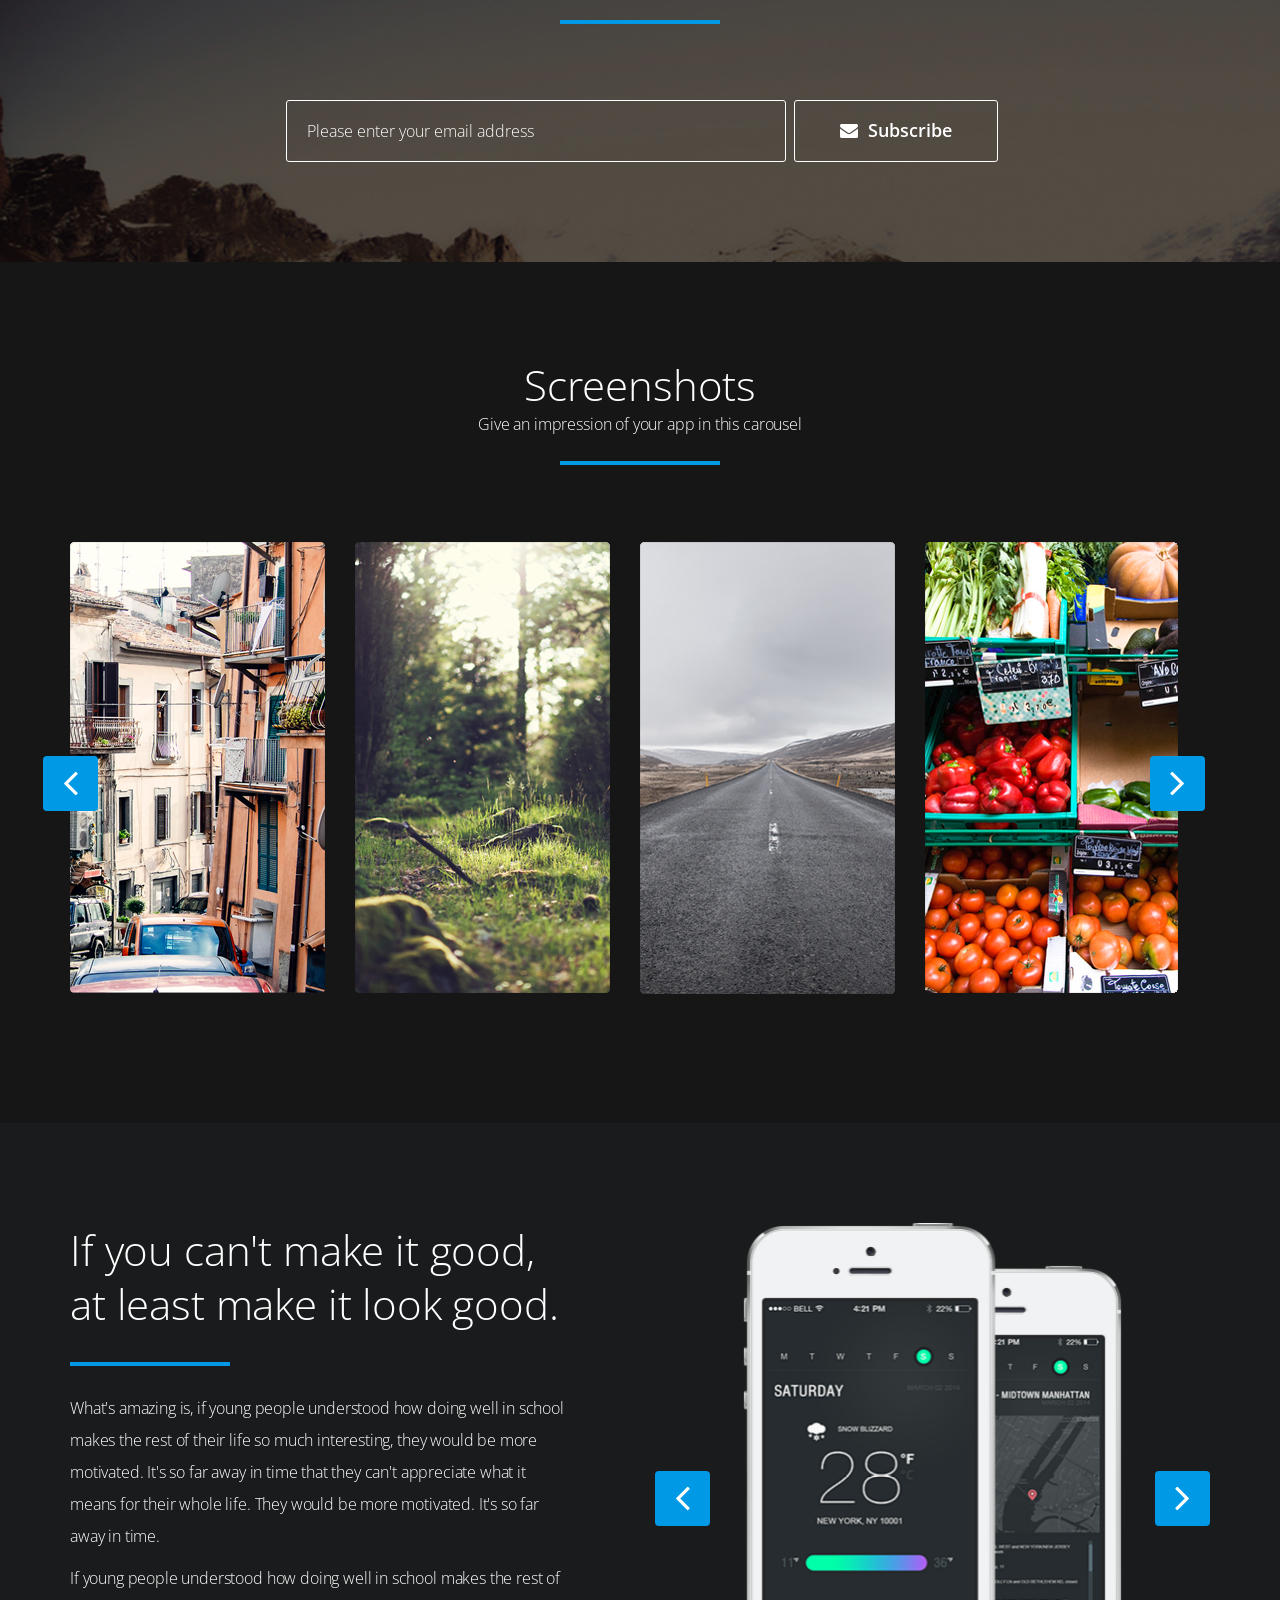
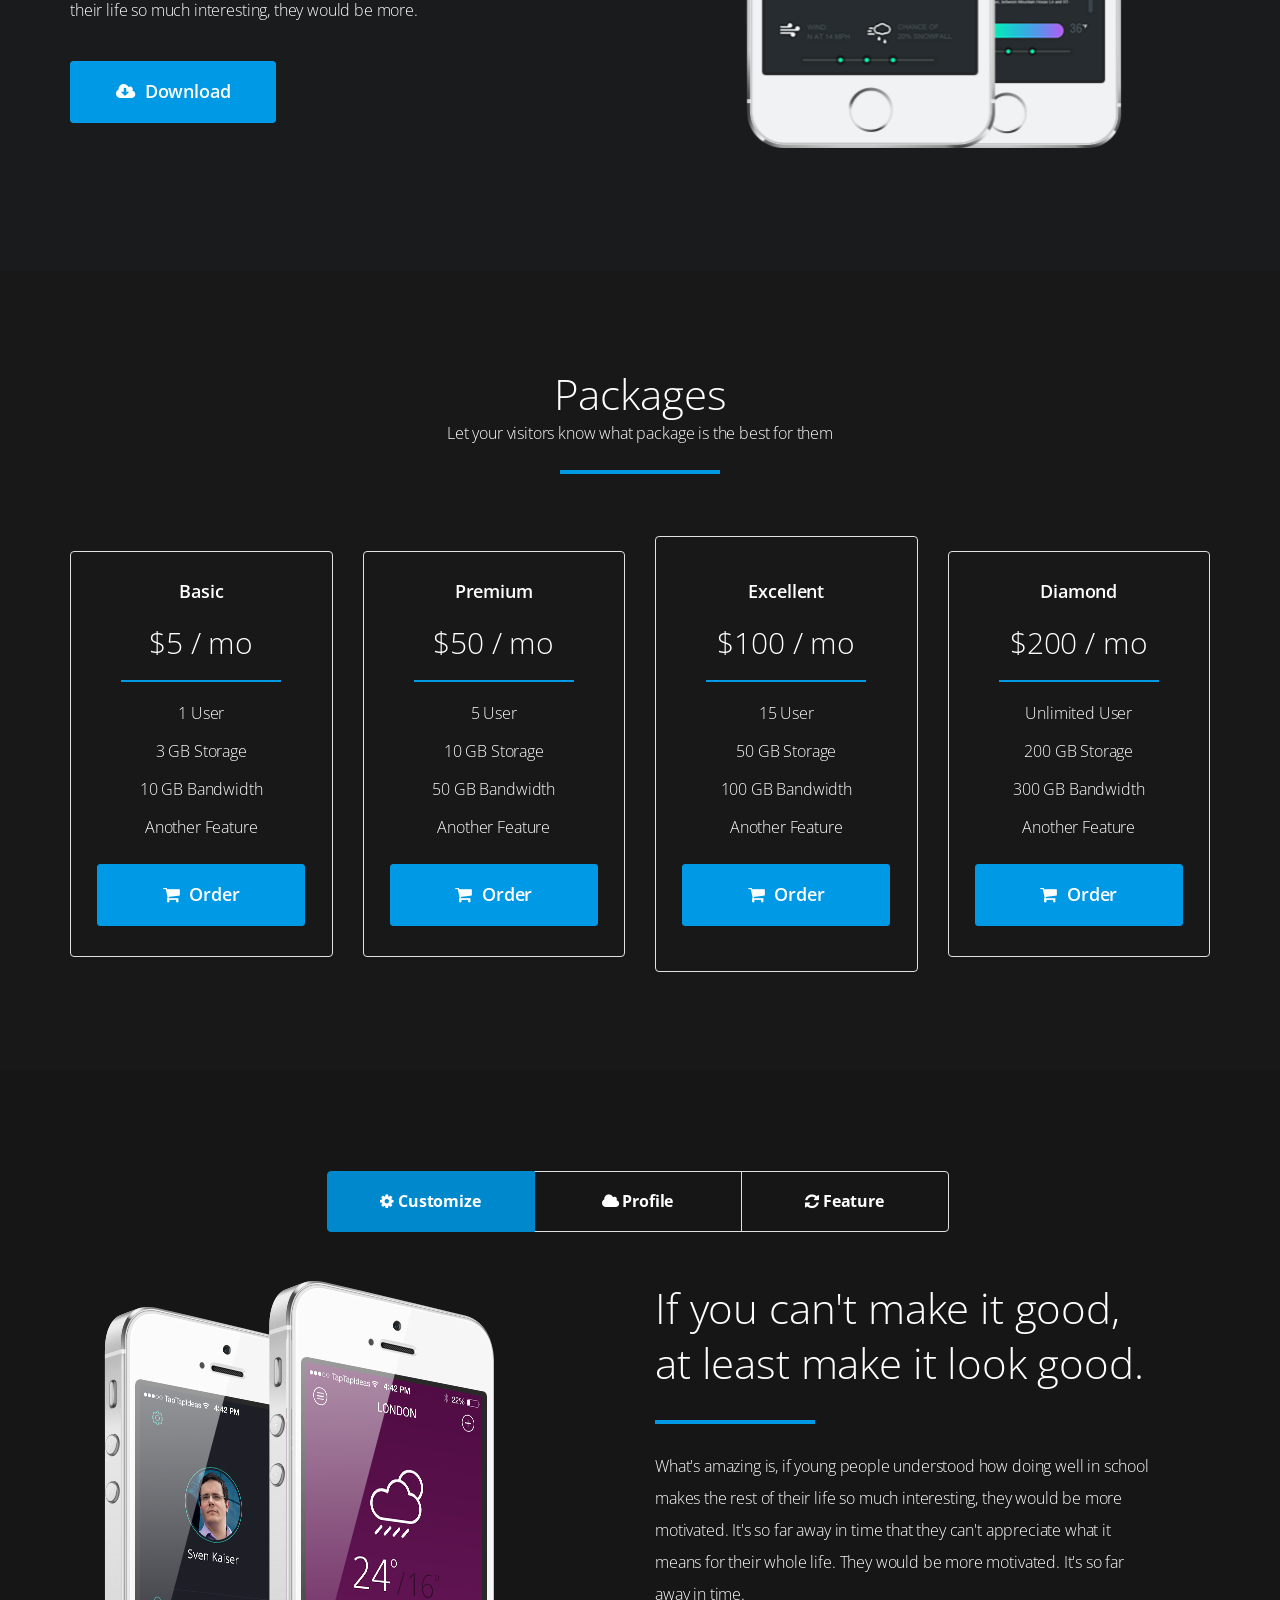
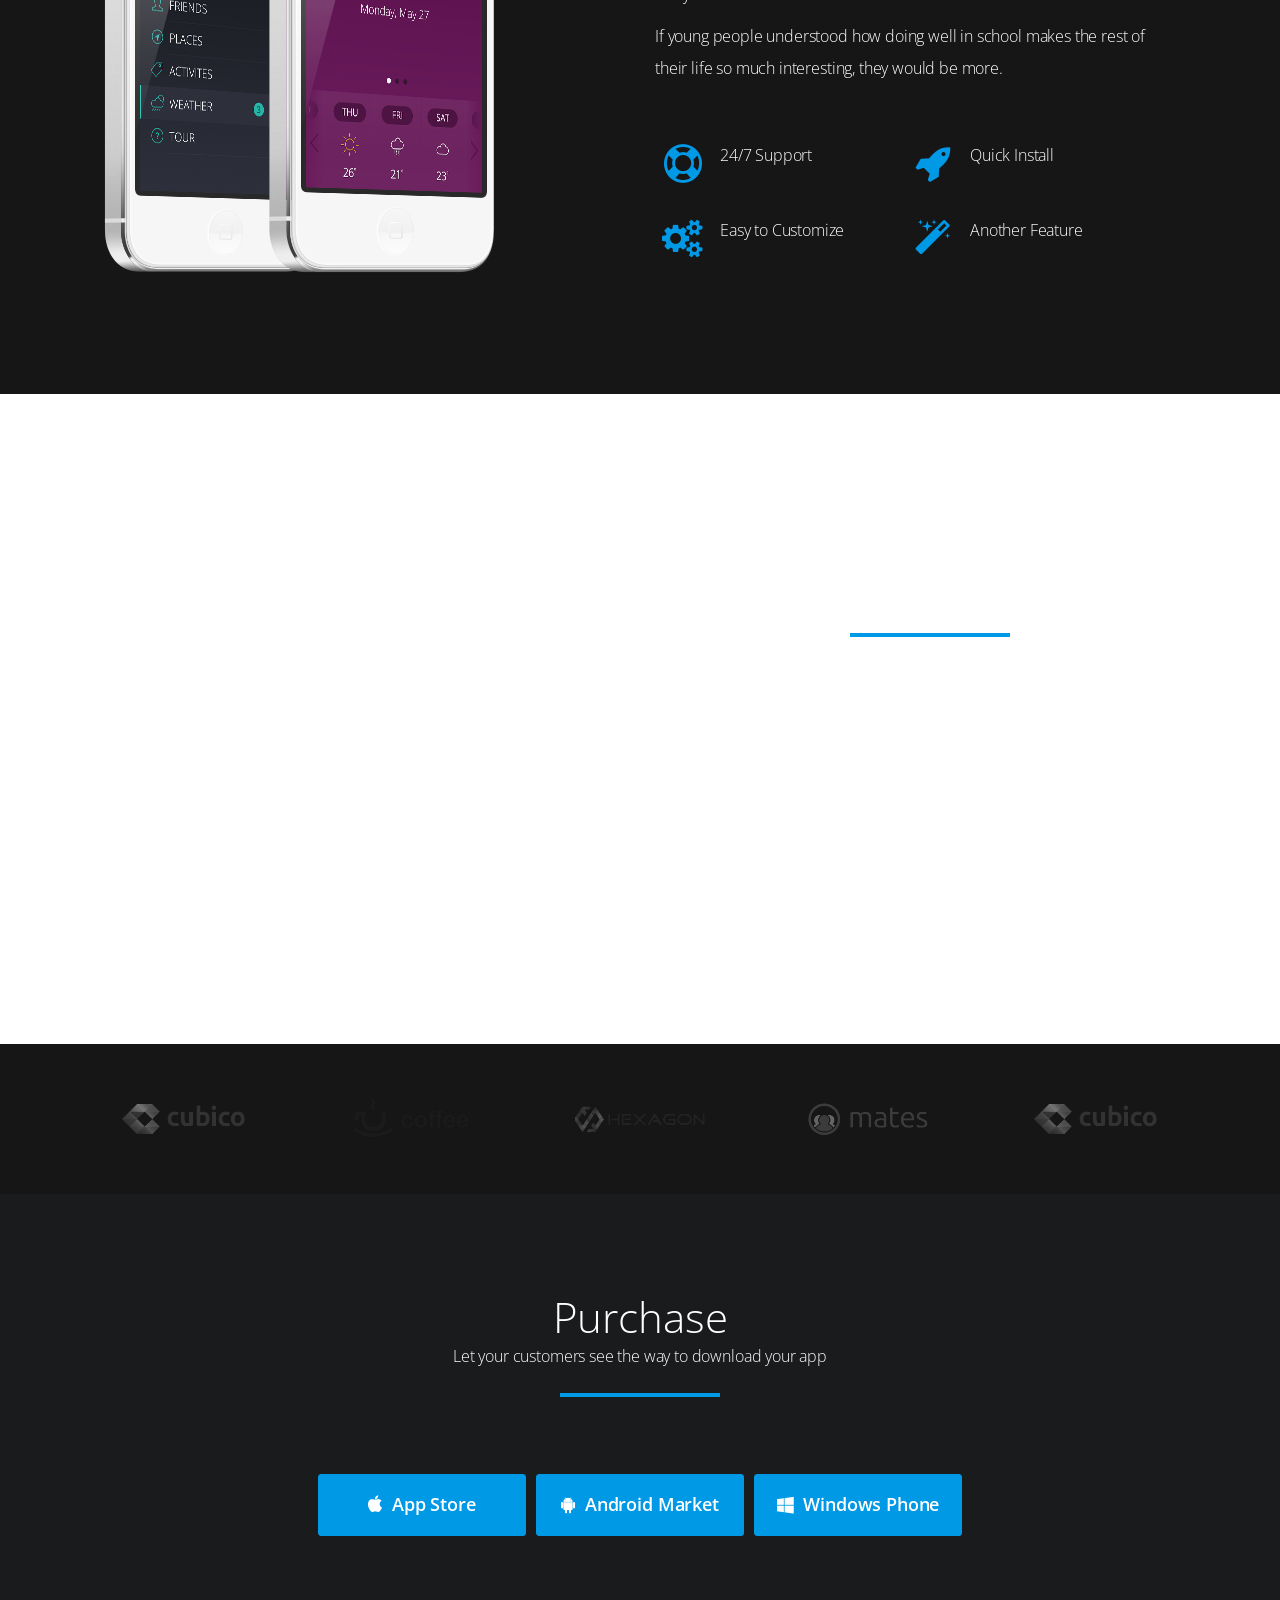
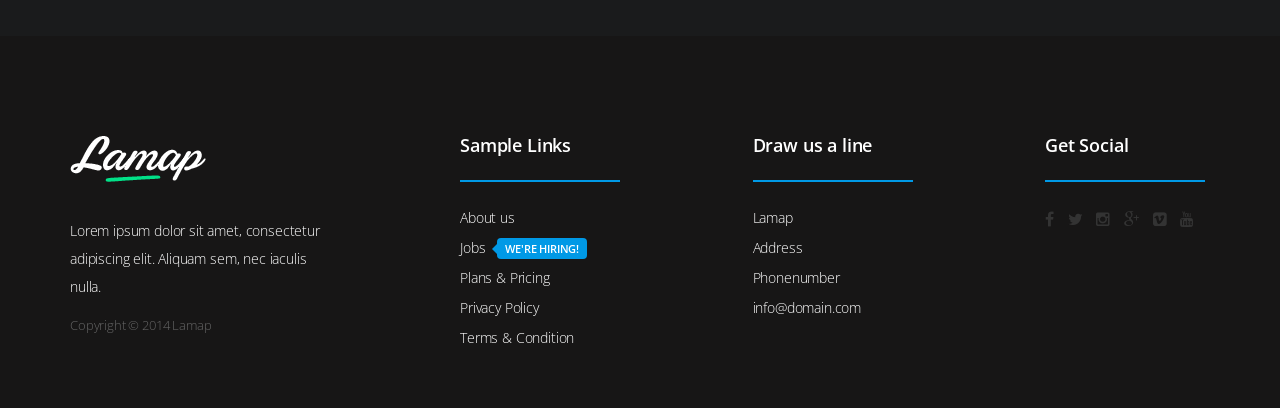
<file: index_dark_slider.html>
<!DOCTYPE html>
<html lang="en">
<head>

<!-- Meta Data -->
<meta charset="utf-8">
<meta name="viewport" content="width=device-width, initial-scale=1">
<meta name="description" content="Lamap Bootstrap 3 App Landing Page">
<meta name="author" content="">

<!-- Favicon -->
<link rel="shortcut icon" href="images/favicon.ico">

<title>Lamap App Landing Page</title>

<!-- Stylesheets -->
<link rel="stylesheet" href="css/bootstrap.min.css">
<link rel="stylesheet" href="css/font-awesome.min.css">
<link rel="stylesheet" href="css/owl.theme.css">
<link rel="stylesheet" href="css/owl.carousel.css">
<link rel="stylesheet" href="css/nivo-theme.css">
<link rel="stylesheet" href="css/nivo-lightbox.css">
<link rel="stylesheet" href="css/animate.css">

<!-- Main Stylsheets -->
<link rel="stylesheet" href="css/style_dark.css">
<link rel="stylesheet" href="css/style_slider.css">
<link rel="stylesheet" href="css/responsive.css">

<!-- Color Sheme CSS -->
<link rel="stylesheet" href="css/color.css">

<!-- Google Font -->
<link href='http://fonts.googleapis.com/css?family=Open+Sans:400,300,600,700' rel='stylesheet' type='text/css'>

<!--[if lt IE 9]>
	<script src="https://oss.maxcdn.com/libs/html5shiv/3.7.0/html5shiv.js"></script>
	<script src="https://oss.maxcdn.com/libs/respond.js/1.4.2/respond.min.js"></script>
<![endif]-->

</head>
 
<body>

<!-- begin preloader -->
<div class="preloader">
    <div class="preloader-content-wrapper">
        <div class="preloader-content">
            <i class="fa fa-cog fa-3x fa-spin"></i>
        </div>
    </div>
</div>
<!-- end preloader -->


<!-- begin nav -->
<nav class="navbar navbar-default navbar-fixed-top" role="navigation">
	<div class="container">
		<div class="navbar-header">
			<button type="button" class="navbar-toggle" data-toggle="collapse" data-target=".navbar-collapse">
				<span class="sr-only">Toggle navigation</span>
				<span>Menu</span>
			</button>
			<!-- begin logo in navigation -->
			<a class="navbar-brand" href="#intro">
				<img src="images/footer_logodark.png" alt="logo small">
			</a>
			<!-- end logo in navigation -->
		</div>	
	
		<div class="navbar-collapse collapse">
			<ul class="nav navbar-nav pull-right">
				<!-- begin navigation items -->
				<li class="current"><a href="#intro">Start</a></li>
				<li><a href="#features">Features</a></li>
				<li><a href="#services">Services</a></li>
				<li><a href="#screenshots">Screenshots</a></li>
				<li><a href="#packages">Packages</a></li>
				<li><a href="#extra">Extra</a></li>
				<li><a href="#video">Video</a></li>
				<li><a href="#download">Download</a></li>
				<!-- end navigation items -->
			</ul>	
		</div>
	</div>
</nav>
<!-- end nav -->

<!-- begin intro section -->
<section class="intro" id="intro">


	<!-- begin intro-slider -->
	<div class="intro-slider">

		<!-- begin single slide -->
		<div class="item one">

			<div class="container">

				<div class="row">

					<div class="col-md-6 col-sm-6 paddingtop">

						<!-- begin logo  -->
						<img src="images/lamap_logo.png" class="logo" alt="logo">
						<!-- end logo  -->
						
						<h1>Present your app professional with lamap landing page</h1>
						<ul class="list-inline">
							<li>
								<a href="#" class="btn btn-custom">
									<i class="fa fa-cloud-download"></i>
									Download
								</a>
							</li>
							<li>
								<a href="#" class="btn btn-custom-border">
									<i class="fa fa-align-left"></i>
									Discover
								</a>
							</li>
						</ul>
							
					</div>
		

					<div class="col-md-6 col-sm-6 phone">
						<figure>
							<img src="images/iphone5_two.png" alt="intro slider iphones">
						</figure>
					</div>

				</div>
			</div>

		</div>
		<!-- end single slide -->

		<!-- begin single slide -->
		<div class="item two">

			<div class="container">

				<div class="row">

					<div class="col-md-6 col-sm-6 paddingtop">

						<!-- begin logo  -->
						<img src="images/lamap_logo.png" class="logo" alt="logo">
						<!-- end logo  -->

						<h1>Present your app professional with lamap landing page</h1>
						<ul class="list-inline">
							<li>
								<a href="#" class="btn btn-custom">
									<i class="fa fa-cloud-download"></i>
									Download
								</a>
							</li>
							<li>
								<a href="#" class="btn btn-custom-border">
									<i class="fa fa-align-left"></i>
									Discover
								</a>
							</li>
						</ul>
							
					</div>
		

					<div class="col-md-6 col-sm-6 phone">
						<figure>
							<img src="images/iphone5_white.png" alt="intro slider iphones">
						</figure>
					</div>

				</div>
			</div>

		</div>
		<!-- end single slide -->

	</div>
	<!-- end intro slider -->
	
</section>
<!-- end intro section -->

<!-- begin features section -->
<section class="features" id="features">

	<div class="container">
		<div class="row">
			<div class="col-md-12">
				<div class="section-head wow fadeIn animated" data-wow-offset="120" data-wow-duration="1.5s">
					<h1>Features</h1>
					<p>You can show your app features</p>
					<span class="underline"></span>
				</div>
			</div>
		</div>

		<div class="row">
			<div class="col-md-4">
				<div class="features-left wow fadeInLeft animated" data-wow-offset="10" data-wow-duration="1.5s">
					
					<!-- begin single feature item -->
					<div class="feature">
						<div class="icon-container">
							<div class="icon">
							<i class="fa fa-tablet"></i>
							</div>
						</div>

						<div class="fetaure-details">
							<h4 class="main-color">Responsive layout</h4>
							<p>
								Lorem ipsum dolor sit amet consectetur adipisicing elit, sed do eiusmod tempor incididunt
							</p>
						</div>
					</div>
					<!-- end single feature item -->

					<!-- begin single feature item -->
					<div class="feature">
						<div class="icon-container">
							<div class="icon">
							<i class="fa fa-pencil"></i>
							</div>
						</div>

						<div class="fetaure-details">
							<h4 class="main-color">Modern design</h4>
							<p>
								Lorem ipsum dolor sit amet consectetur adipisicing elit, sed do eiusmod tempor incididunt
							</p>
						</div>
					</div>
					<!-- end single feature item -->

					<!-- begin single feature item -->
					<div class="feature">
						<div class="icon-container">
							<div class="icon">
							<i class="fa fa-code"></i>
							</div>
						</div>

						<div class="fetaure-details">
							<h4 class="main-color">Clean Code</h4>
							<p>
								Lorem ipsum dolor sit amet consectetur adipisicing elit, sed do eiusmod tempor incididunt
							</p>
						</div>
					</div>
					<!-- end single feature item -->
					
				</div>
			</div>
			
			<div class="col-md-4">
				<!-- begin feature image -->
				<figure class="image-features wow bounceIn animated animated" data-wow-offset="120" data-wow-duration="1.5s">
					<img src="images/iphone5_white.png" alt="iphone">
				</figure>
				<!-- end feature image -->
			</div>
			
			<div class="col-md-4">
				<div class="features-right wow fadeInRight animated" data-wow-offset="10" data-wow-duration="1.5s">

					<!-- begin single feature item -->
					<div class="feature">
						<div class="icon-container">
							<div class="icon">
							<i class="fa fa-thumbs-up"></i>
							</div>
						</div>

						<div class="fetaure-details">
							<h4 class="main-color">Font Awesome</h4>
							<p>
								Lorem ipsum dolor sit amet consectetur adipisicing elit, sed do eiusmod tempor incididunt
							</p>
						</div>
					</div>
					<!-- end single feature item -->

					<!-- begin single feature item -->
					<div class="feature">
						<div class="icon-container">
							<div class="icon">
							<i class="fa fa-refresh"></i>
							</div>
						</div>

						<div class="fetaure-details">
							<h4 class="main-color">Cross Browser</h4>
							<p>
								Lorem ipsum dolor sit amet consectetur adipisicing elit, sed do eiusmod tempor incididunt
							</p>
						</div>
					</div>
					<!-- end single feature item -->

					<!-- begin single feature item -->
					<div class="feature">
						<div class="icon-container">
							<div class="icon">
							<i class="fa fa-support"></i>
							</div>
						</div>

						<div class="fetaure-details">
							<h4 class="main-color">24/7 Support</h4>
							<p>
							Lorem ipsum dolor sit amet consectetur adipisicing elit, sed do eiusmod tempor incididunt
							</p>
						</div>
					</div>
					<!-- end single feature item -->
				</div>
			</div>
		</div>
	</div>

</section>
<!-- end features section -->

<!-- begin reviews section -->
<section class="reviews" id="reviews">
	<div class="container">
		
		<div class="row">
			<div class="col-md-12">
				<div class="section-head wow fadeIn animated" data-wow-offset="10" data-wow-duration="1.5s">
					<h1>Reviews</h1>
					<p>Read what our customers are saying</p>
					<span class="underline"></span>
				</div>
			</div>
		</div>

		<div class="row">
			<div class="testemonials wow fadeInUp animated" data-wow-offset="10" data-wow-duration="1s">
				
				<!-- begin single testomial item -->
				<div class="testemonial">
					<div class="col-md-5 client-data">
						<div class="client-image">
							<img src="images/person.png" alt="client">
						</div>
						<div class="client-name">
							<h4>Client name</h4>
							<p>Art Director at Appcreator</p>
						</div>
					</div>
					<div class="col-md-7 col-sm-12">
						<div class="client-quote">
							<p>"Software innovation, like almost every other kind of innovation, requires the ability to collaborate and share ideas with other people, and to sit down and talk with customers and get their feedback and understand their needs."</p>
						</div>
					</div>
				</div>
				<!-- end single testomial item -->
				<!-- begin single testomial item -->
				<div class="testemonial">
					<div class="col-md-5 client-data">
						<div class="client-image">
							<img src="images/person.png" alt="client">
						</div>
						<div class="client-name">
							<h4>Client name</h4>
							<p>Art Director at Appcreator</p>
						</div>
					</div>
					<div class="col-md-7">
						<div class="client-quote">
							<p>"Software innovation, like almost every other kind of innovation, requires the ability to collaborate and share ideas with other people, and to sit down and talk with customers and get their feedback and understand their needs."</p>
						</div>
					</div>
				</div>
				<!-- end single testomial item -->
			</div>
		</div>

	</div>	
</section>
<!-- end reviews section -->

<!-- begin services section -->
<section class="services" id="services">
	<div class="container">
		
		<div class="row">
			<div class="col-md-12">
				<div class="section-head wow fadeIn animated" data-wow-offset="10" data-wow-duration="1.5s">
					<h1>Services</h1>
					<p>You can list all your awesome services</p>
					<span class="underline"></span>
				</div>
			</div>
		</div>

		<div class="row">
			<div class="col-md-3 col-sm-6">
				<!-- begin single service item -->
				<div class="service wow fadeIn animated" data-wow-offset="10">
					<i class="fa fa-tablet"></i>
					<h4>Responsive Design</h4>
					<p>Lorem ipsum dolor sit amet, consectetur adipisicing elit, sed do eiusmod tempor incididunt ut labore et dolore</p>
				</div>
				<!-- end single service item -->
			</div>
			<div class="col-md-3 col-sm-6">
				<!-- begin single service item -->
				<div class="service wow fadeIn animated delay" data-wow-offset="10">
					<i class="fa fa-code"></i>
					<h4>Clean Code</h4>
					<p>Lorem ipsum dolor sit amet, consectetur adipisicing elit, sed do eiusmod tempor incididunt ut labore et dolore</p>
				</div>
				<!-- end single service item -->
			</div>
			<div class="col-md-3 col-sm-6">
				<!-- begin single service item -->
				<div class="service wow fadeIn animated delay-long" data-wow-offset="10">
					<i class="fa fa-support"></i>
					<h4>24/7 Support</h4>
					<p>Lorem ipsum dolor sit amet, consectetur adipisicing elit, sed do eiusmod tempor incididunt ut labore et dolore</p>
				</div>
				<!-- end single service item -->
			</div>
			<div class="col-md-3 col-sm-6">
				<!-- begin single service item -->
				<div class="service wow fadeIn animated delay-longer" data-wow-offset="10">
					<i class="fa fa-pencil"></i>
					<h4>Modern Design</h4>
					<p>Lorem ipsum dolor sit amet, consectetur adipisicing elit, sed do eiusmod tempor incididunt ut labore et dolore</p>
				</div>
				<!-- end single service item -->
			</div>
		</div>

	</div>
</section>
<!-- end services section -->

<!-- begin newsletter section -->
<section class="newsletter" id="newsletter">
	<div class="container">
		
		<div class="row">
			<div class="col-md-12">
				<div class="section-head wow fadeInDown animated" data-wow-offset="10">
					<h1>Newsletter</h1>
					<p>Fill in your email address to receive monthly updates </p>
					<span class="underline"></span>
				</div>
			</div>
		</div>

		<div class="row">
			<div class="col-sm-12 form">
				<div id="contact">

				<form method="post" action="contact.php" name="contactform" id="contactform">

					<fieldset>

						<label for="email" accesskey="E"></label>
						<input name="email" type="text" id="email" size="30" value="" placeholder="Please enter your email address" />

						<button type="submit" class="submit btn btn-send" id="submit" value="Submit">
							<i class="fa fa-envelope"></i>
							Subscribe
						</button>

					</fieldset>

				</form>

				<div class="tex-center">
					<div id="message"></div>
				</div>

				</div>
			</div>
		</div>
	</div>
</section>
<!-- end newsletter section -->

<!-- begin screenshots section -->
<section class="screenshots" id="screenshots">
	
	<div class="container">
		
		<div class="row">
			<div class="col-md-12">
				<div class="section-head wow fadeIn animated" data-wow-offset="10" data-wow-duration="1.5s">
					<h1>Screenshots</h1>
					<p>Give an impression of your app in this carousel</p>
					<span class="underline"></span>
				</div>
			</div>
		</div>

		<div class="row">
			
			<div class="col-md-12">
				
				<div class="screens wow bounceIn animated" data-wow-offset="10" data-wow-duration="1.5s">
					<!-- begin single screenshot -->
					<div class="screen">
						<a href="images/screen1.png" data-lightbox-gallery="screens">
							<img src="images/screen1.png" alt="screenshot">
							<span class="hover-screen">
								<i class="fa fa-search"></i>
							</span>
						</a>
					</div>
					<!-- end single screenshot -->
					<!-- begin single screenshot -->
					<div class="screen">
						<a href="images/screen2.png" data-lightbox-gallery="screens">
							<img src="images/screen2.png" alt="screenshot">
							<span class="hover-screen">
								<i class="fa fa-search"></i>
							</span>
						</a>
					</div>
					<!-- end single screenshot -->
					<!-- begin single screenshot -->
					<div class="screen">
						<a href="images/screen3.png" data-lightbox-gallery="screens">
							<img src="images/screen3.png" alt="screenshot">
							<span class="hover-screen">
								<i class="fa fa-search"></i>
							</span>
						</a>
					</div>
					<!-- end single screenshot -->
					<!-- begin single screenshot -->
					<div class="screen">
						<a href="images/screen4.png" data-lightbox-gallery="screens">
							<img src="images/screen4.png" alt="screenshot">
							<span class="hover-screen">
								<i class="fa fa-search"></i>
							</span>
						</a>
					</div>
					<!-- end single screenshot -->
					<!-- begin single screenshot -->
					<div class="screen">
						<a href="images/screen1.png" data-lightbox-gallery="screens">
							<img src="images/screen1.png" alt="screenshot">
							<span class="hover-screen">
								<i class="fa fa-search"></i>
							</span>
						</a>
					</div>
					<!-- end single screenshot -->
					<!-- begin single screenshot -->
					<div class="screen">
						<a href="images/screen2.png" data-lightbox-gallery="screens">
							<img src="images/screen2.png" alt="screenshot">
							<span class="hover-screen">
								<i class="fa fa-search"></i>
							</span>
						</a>
					</div>
					<!-- end single screenshot -->
					<!-- begin single screenshot -->
					<div class="screen">
						<a href="images/screen3.png" data-lightbox-gallery="screens">
							<img src="images/screen3.png" alt="screenshot">
							<span class="hover-screen">
								<i class="fa fa-search"></i>
							</span>
						</a>
					</div>
					<!-- end single screenshot -->
					<!-- begin single screenshot -->
					<div class="screen">
						<a href="images/screen4.png" data-lightbox-gallery="screens">
							<img src="images/screen4.png" alt="screenshot">
							<span class="hover-screen">
								<i class="fa fa-search"></i>
							</span>
						</a>
					</div>
					<!-- end single screenshot -->
				</div>
			</div>
		</div>
	</div>
</section>
<!-- end screenshots section -->

<!-- begin brief section -->
<section class="brief" id="brief">
	<div class="container">
		<div class="row">
			<div class="col-md-6 col-sm-12">
				<div class="brief-content wow fadeInLeft animated" data-wow-offset="10">
					<h1>If you can't make it good, at least make it look good.</h1>
					<div class="underline"></div>
					<p>
						What's amazing is, if young people understood how doing well in school makes the rest of their life so much interesting, they would be more motivated. It's so far away in time that they can't appreciate what it means for their whole life. They would be more motivated. It's so far away in time.
					</p>
					<p>
						If young people understood how doing well in school makes the rest of their life so much interesting, they would be more.
					</p>
					<a href="#" class="btn btn-custom">
						<i class="fa fa-cloud-download"></i>
						Download
					</a>
				</div>
			</div>
			<div class="col-md-6 col-sm-12">
				<figure class="small-slider wow fadeInRight animated" data-wow-offset="10">
					<!-- begin single slider item -->
					<div class="item">
						<img src="images/iphone5_two.png" alt="iphone5">
					</div>
					<!-- end single slider item -->
					<!-- begin single slider item -->
					<div class="item">
						<img src="images/iphone5_white.png" alt="iphone5">
					</div>
					<!-- end single slider item -->
				</figure>
			</div>
		</div>
	</div>
</section>
<!-- end brief section -->

<!-- begin packages section -->
<section class="packages" id="packages">
	
	<div class="container">
		
		<div class="row">
			<div class="col-md-12">
				<div class="section-head wow fadeIn animated" data-wow-offset="10" data-wow-duration="1.5s">
					<h1>Packages</h1>
					<p>Let your visitors know what package is the best for them</p>
					<span class="underline"></span>
				</div>
			</div>
		</div>

		<div class="row wow bounceIn animated" data-wow-offset="10" data-wow-duration="1.5s">
			
			<div class="col-md-3 col-sm-6">
				<!-- begin single package -->
				<div class="package">
					<div class="package-name">
						<h4>Basic</h4>
					</div>
					<span class="package-price">$5 / mo</span>
					<div class="underline-small"></div>
					<div class="package-features">
						<ul>
							<li>1 User</li>
							<li>3 GB Storage</li>
							<li>10 GB Bandwidth</li>
							<li>Another Feature</li>
						</ul>
					</div>
					<a href="#" class="btn btn-custom">
						<i class="fa fa-shopping-cart"></i>
						Order
					</a>
				</div>
				<!-- end single package -->
			</div>

			<div class="col-md-3 col-sm-6">
				<!-- begin single package -->
				<div class="package">
					<div class="package-name">
						<h4>Premium</h4>
					</div>
					<span class="package-price">$50 / mo</span>
					<div class="underline-small"></div>
					<div class="package-features">
						<ul>
							<li>5 User</li>
							<li>10 GB Storage</li>
							<li>50 GB Bandwidth</li>
							<li>Another Feature</li>
						</ul>
					</div>
					<a href="#" class="btn btn-custom">
						<i class="fa fa-shopping-cart"></i>
						Order
					</a>
				</div>
				<!-- end single package -->
			</div>

			<div class="col-md-3 col-sm-6">
				<!-- begin single package -->
				<div class="package featured">
					<div class="package-name">
						<h4>Excellent</h4>
					</div>
					<span class="package-price">$100 / mo</span>
					<div class="underline-small"></div>
					<div class="package-features">
						<ul>
							<li>15 User</li>
							<li>50 GB Storage</li>
							<li>100 GB Bandwidth</li>
							<li>Another Feature</li>
						</ul>
					</div>
					<a href="#" class="btn btn-custom">
						<i class="fa fa-shopping-cart"></i>
						Order
					</a>
				</div>
				<!-- end single package -->
			</div>

			<div class="col-md-3 col-sm-6">
				<!-- begin single package -->
				<div class="package">
					<div class="package-name">
						<h4>Diamond</h4>
					</div>
					<span class="package-price">$200 / mo</span>
					<div class="underline-small"></div>
					<div class="package-features">
						<ul>
							<li>Unlimited User</li>
							<li>200 GB Storage</li>
							<li>300 GB Bandwidth</li>
							<li>Another Feature</li>
						</ul>
					</div>
					<a href="#" class="btn btn-custom">
						<i class="fa fa-shopping-cart"></i>
						Order
					</a>
				</div>
				<!-- end single package -->
			</div>

		</div>

	</div>
</section>
<!-- end packages section -->

<!-- begin extra section -->
<section class="extra" id="extra">
	<div class="container">

		<div class="row">
			<div class="col-md-12 tabs">
				
				<!-- begin tab pane nav tabs -->
				<ul class="nav nav-tabs wow fadeInUp animated" role="tablist">
					<li class="active">
						<a href="#first-tab" role="tab" data-toggle="tab">
							<i class="fa fa-cog"></i>
							Customize
						</a>
					</li>
					<li>
						<a href="#second-tab" role="tab" data-toggle="tab">
							<i class="fa fa-cloud"></i>
							Profile
						</a>
					</li>
					<li>
						<a href="#third-tab" role="tab" data-toggle="tab">
							<i class="fa fa-refresh"></i>
							Feature
						</a>
					</li>
				</ul>
				<!-- end tab pane nav tabs -->

			</div>
		</div>
		
		<div class="row">
			
			<div class="tab-content">
				
				<!-- begin first tab content -->
				<div class="tab-pane fade in active" id="first-tab">
					<div class="col-md-5">
						<figure class="wow fadeInLeft animated" data-wow-offset="10" data-wow-duration="1.5s">
							<img src="images/iphones_skew.png" alt="iphones skew">
						</figure>
					</div>
					
					<div class="col-md-6 col-md-offset-1">
						<div class="brief-content wow fadeInRight animated" data-wow-offset="10" data-wow-duration="1.5s">
							<h1>If you can't make it good, at least make it look good.</h1>
							<div class="underline"></div>
							<p>
								What's amazing is, if young people understood how doing well in school makes the rest of their life so much interesting, they would be more motivated. It's so far away in time that they can't appreciate what it means for their whole life. They would be more motivated. It's so far away in time.
							</p>
							<p>
								If young people understood how doing well in school makes the rest of their life so much interesting, they would be more.
							</p>
							
							<div class="col-md-6 nopadding">
								<ul class="extra-features">
									<li>
										<div class="icon">
											<i class="fa fa-support"></i>
										</div>
										24/7 Support
									</li>
									<li>
										<div class="icon">
											<i class="fa fa-cogs"></i>
										</div>
										Easy to Customize
									</li>
								</ul>
							</div>
							
							<div class="col-md-6 nopadding">
								<ul class="extra-features">
									<li>
										<div class="icon">
											<i class="fa fa-rocket"></i>
										</div>
										Quick Install
									</li>
									<li>
										<div class="icon">
											<i class="fa fa-magic"></i>
										</div>
										Another Feature
									</li>
								</ul>
							</div>
	
						</div>
					</div>
				</div>
				<!-- end first tab content -->
				
				<!-- begin second tab content -->
				<div class="tab-pane fade in" id="second-tab">
					<div class="col-md-6">
						<div class="brief-content fadeInLeft animated" data-wow-duration="1.5s">
							<h1>If you can't make it good, at least make it look good.</h1>
							<div class="underline"></div>
							<p>
								What's amazing is, if young people understood how doing well in school makes the rest of their life so much interesting, they would be more motivated. It's so far away in time that they can't appreciate what it means for their whole life. They would be more motivated. It's so far away in time.
							</p>
							<p>
								If young people understood how doing well in school makes the rest of their life so much interesting, they would be more.
							</p>
						</div>
					</div>
					
					<div class="col-md-6">
						<figure class="fadeInRight animated" data-wow-duration="1.5s">
							<img src="images/iphone5_two.png" alt="iphones two">
						</figure>
					</div>
				</div>
				<!-- end second tab content -->
				
				<!-- begin third tab content -->
				<div class="tab-pane fade in" id="third-tab">
					
					<div class="col-md-6">
						<figure class="fadeInLeft animated" data-wow-duration="1.5s">
							<img src="images/iphone5_two.png" alt="iphones two">
						</figure>
					</div>

					<div class="col-md-6">
						<div class="brief-content fadeInRight animated" data-wow-duration="1.5s">
							<h1>If you can't make it good, at least make it look good.</h1>
							<div class="underline"></div>
							<p>
								What's amazing is, if young people understood how doing well in school makes the rest of their life so much interesting, they would be more motivated. It's so far away in time that they can't appreciate what it means for their whole life. They would be more motivated. It's so far away in time.
							</p>
							<p>
								If young people understood how doing well in school makes the rest of their life so much interesting, they would be more.
							</p>
						</div>
					</div>
				</div>
				<!-- end third tab content -->

			</div>
		</div>
		
	</div>
</section>
<!-- end extra section -->

<!-- begin video section -->
<section class="video" id="video">
	<div class="container">
		<div class="row">
			
			<div class="col-md-8 video-item wow fadeInLeft animated" data-wow-offset="10" data-wow-duration="1.5s">
				
				<!-- Replace your embed iframe src with below iframe -->
				<iframe src="http://player.vimeo.com/video/102787065?color=63b5d6" width="750" height="450" frameborder="0" webkitallowfullscreen mozallowfullscreen allowfullscreen></iframe>

			</div>

			<div class="col-md-4">
				<div class="brief-content wow fadeInRight animated" data-wow-offset="10" data-wow-duration="1.5s">
					<h1>At least make it look good.</h1>
					<div class="underline"></div>
					<p>
						What's amazing is, if young people understood how doing well in school makes the rest of their life so much interesting, they would be more motivated. It's so far away in time that they can't appreciate what it means for their whole life. They would be more motivated. It's so far away in time.
					</p>
					<p>
						If young people understood how doing well in school makes the rest of their life so much...
					</p>
				</div>
			</div>

		</div>
	</div>
</section>
<!-- end video section -->

<!-- begin customer section -->
<section class="customers wow fadeIn animated">
	<div class="container">
		<div class="row">
			<div class="col-md-12">
				<div class="customer-slider">
					<div class="item">
						<img src="images/customers/client1.png" alt="client logo">
					</div>
					<div class="item">
						<img src="images/customers/client2.png" alt="client logo">
					</div>
					<div class="item">
						<img src="images/customers/client3.png" alt="client logo">
					</div>
					<div class="item">
						<img src="images/customers/client4.png" alt="client logo">
					</div>
					<div class="item">
						<img src="images/customers/client1.png" alt="client logo">
					</div>
					<div class="item">
						<img src="images/customers/client1.png" alt="client logo">
					</div>
					<div class="item">
						<img src="images/customers/client2.png" alt="client logo">
					</div>
					<div class="item">
						<img src="images/customers/client3.png" alt="client logo">
					</div>
					<div class="item">
						<img src="images/customers/client4.png" alt="client logo">
					</div>
					<div class="item">
						<img src="images/customers/client1.png" alt="client logo">
					</div>
				</div>
			</div>
		</div>
	</div>
</section>
<!-- end customer section -->

<!-- begin download section -->
<section class="download" id="download">
	<div class="container">
		
		<div class="row">
			<div class="col-md-12">
				<div class="section-head wow fadeIn animated" data-wow-offset="10" data-wow-duration="1.5s">
					<h1>Purchase</h1>
					<p>Let your customers see the way to download your app</p>
					<span class="underline"></span>
				</div>
			</div>
		</div>

		<div class="row">
			<div class="col-md-12">
				<ul class="list-inline wow fadeInUp animated">
					<li>
						<a href="#" class="btn btn-custom">
							<i class="fa fa-apple"></i>
							App Store
						</a>
					</li>
					<li>
						<a href="#" class="btn btn-custom">
							<i class="fa fa-android"></i>
							Android  Market
						</a>
					</li>
					<li>
						<a href="#" class="btn btn-custom">
							<i class="fa fa-windows"></i>
							Windows Phone
						</a>
					</li>
				</ul>
			</div>
		</div>

	</div>
</section>
<!-- end download section -->

<!-- begin footer section -->
<footer class="footer" id="footer">
	<div class="container">
		<div class="row wow fadeIn animated" data-wow-offset="10" data-wow-duration="1.5s">
			<div class="col-md-3 col-sm-3">
				<!-- begin logo footer -->
				<img src="images/footer_logodark.png" alt="footer logo">
				<!-- end logo footer -->
				<p>
					Lorem ipsum dolor sit amet, 
					consectetur adipiscing elit. Aliquam 
					sem, nec iaculis nulla.
				</p>
				<p><small>Copyright &copy; 2014 Lamap</small></p>
			</div>

			<div class="col-md-2 col-md-offset-1 col-sm-3">
				<h4>Sample Links</h4>
				<div class="underline-small"></div>
				<ul>
					<li>
						<a href="#">About us</a>
					</li>
					<li>
						<a href="#">
						Jobs
						<span class="jobs">We're hiring!</span>
						</a>
					</li>
					<li>
						<a href="#">Plans &amp; Pricing</a>
					</li>
					<li>
						<a href="#">Privacy Policy</a>
					</li>
					<li>
						<a href="#">Terms &amp; Condition</a>
					</li>
				</ul>
			</div>

			<div class="col-md-2 col-md-offset-1 col-sm-3">
				<h4>Draw us a line</h4>
				<div class="underline-small"></div>
				<ul>
					<li>Lamap</li>
					<li>Address</li>
					<li>Phonenumber</li>
					<li>
						<a href="mailto:info@yourdomain.com">info@domain.com</a>
					</li>
				</ul>
			</div>

			<div class="col-md-2 col-md-offset-1 col-sm-3">
				<h4>Get Social</h4>
				<div class="underline-small"></div>
				<ul class="list-inline">
					<li>
						<a href="#"><i class="fa fa-facebook"></i></a>
					</li>
					<li>
						<a href="#"><i class="fa fa-twitter"></i></a>
					</li>
					<li>
						<a href="#"><i class="fa fa-instagram"></i></a>
					</li>
					<li>
						<a href="#"><i class="fa fa-google-plus"></i></a>
					</li>
					<li>
						<a href="#"><i class="fa fa-vimeo-square"></i></a>
					</li>
					<li>
						<a href="#"><i class="fa fa-youtube"></i></a>
					</li>
				</ul>
			</div>

		</div>
	</div>
</footer>
<!-- end footer section -->

<!-- Javascripts -->
<script src="js/jquery.js"></script>
<script src="js/bootstrap.min.js"></script>
<script src="js/owl.carousel.min.js"></script>
<script src="js/jquery.fitvids.js"></script>
<script src="js/smoothScroll.js"></script>
<script src="js/nivo-lightbox.min.js"></script>
<script src="js/jquery.scrollTo.js"></script>
<script src="js/jquery.nav.js"></script>
<script src="js/wow.min.js"></script>
<script src="js/jquery.jigowatt.js"></script>

<!-- Custom Javascript -->
<script src="js/main.js"></script>
<script src="js/main-index-slider.js"></script>

</body>
</html>
</file>
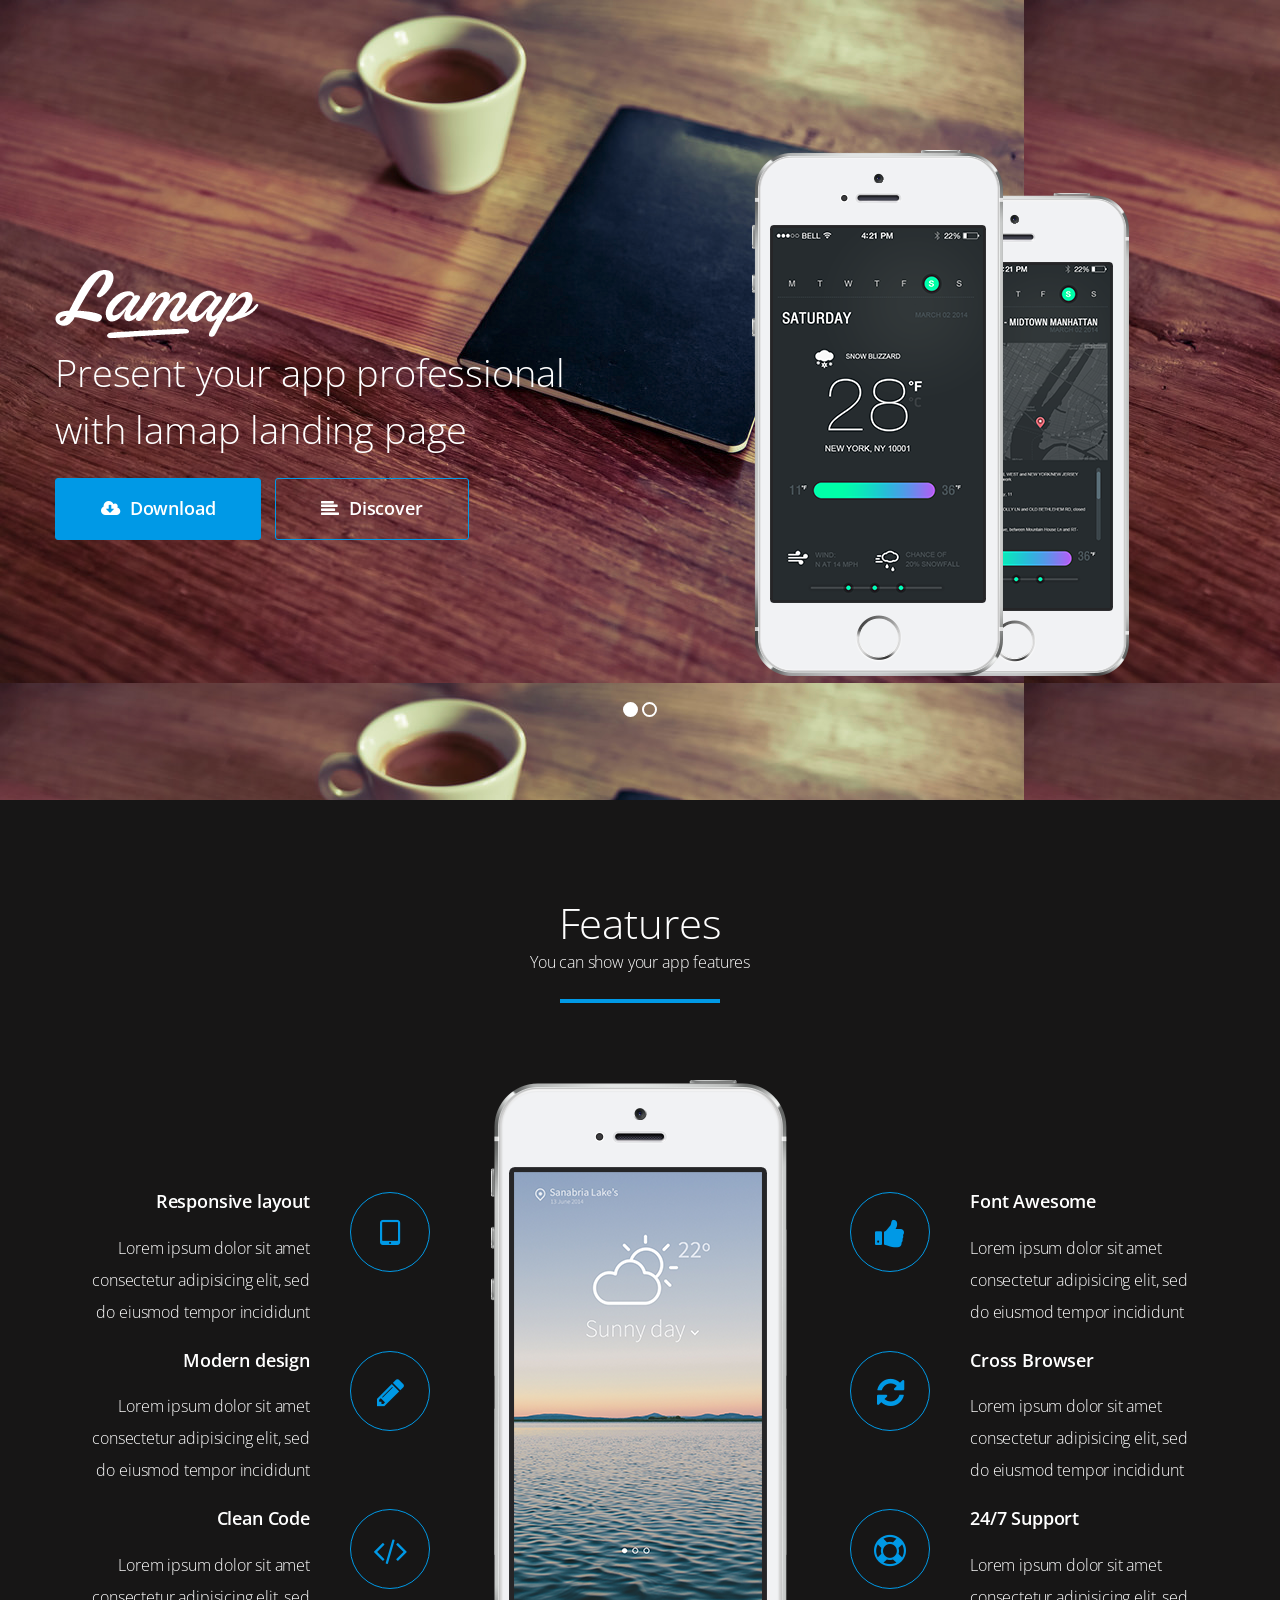
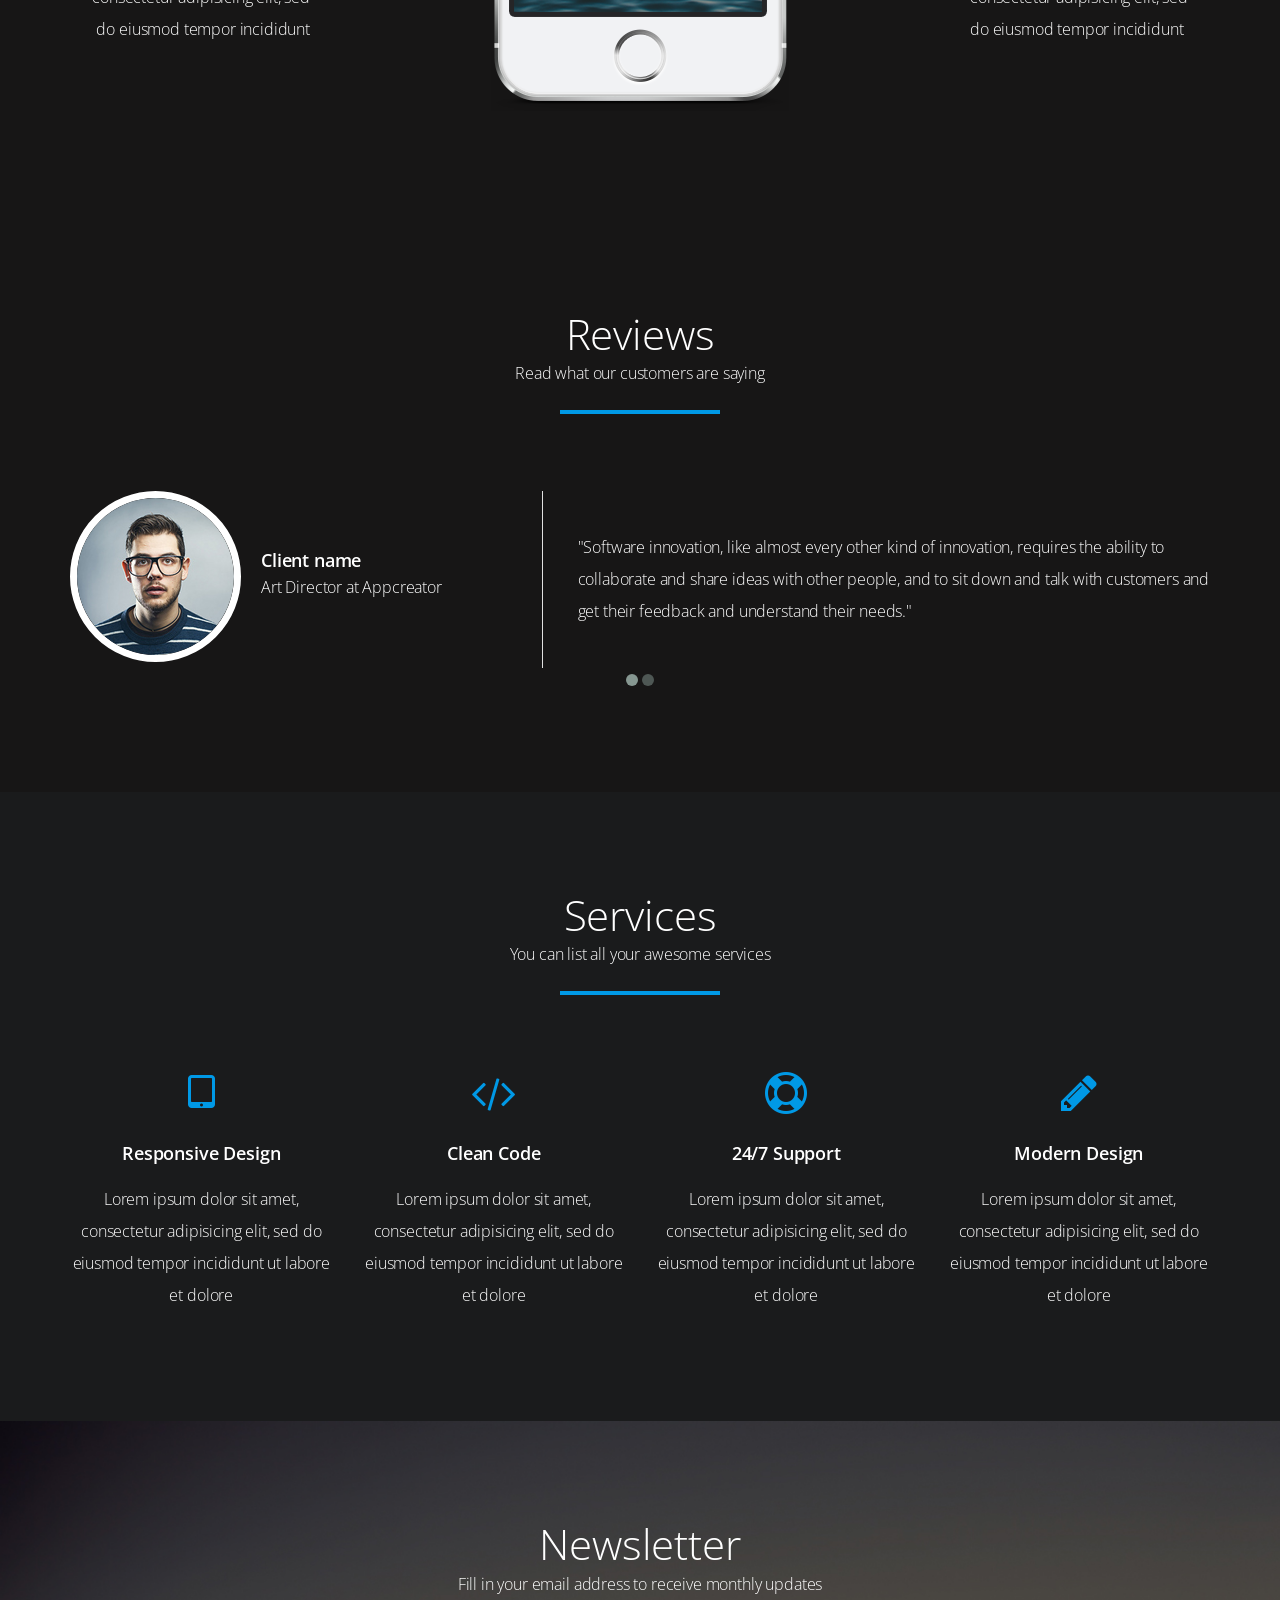
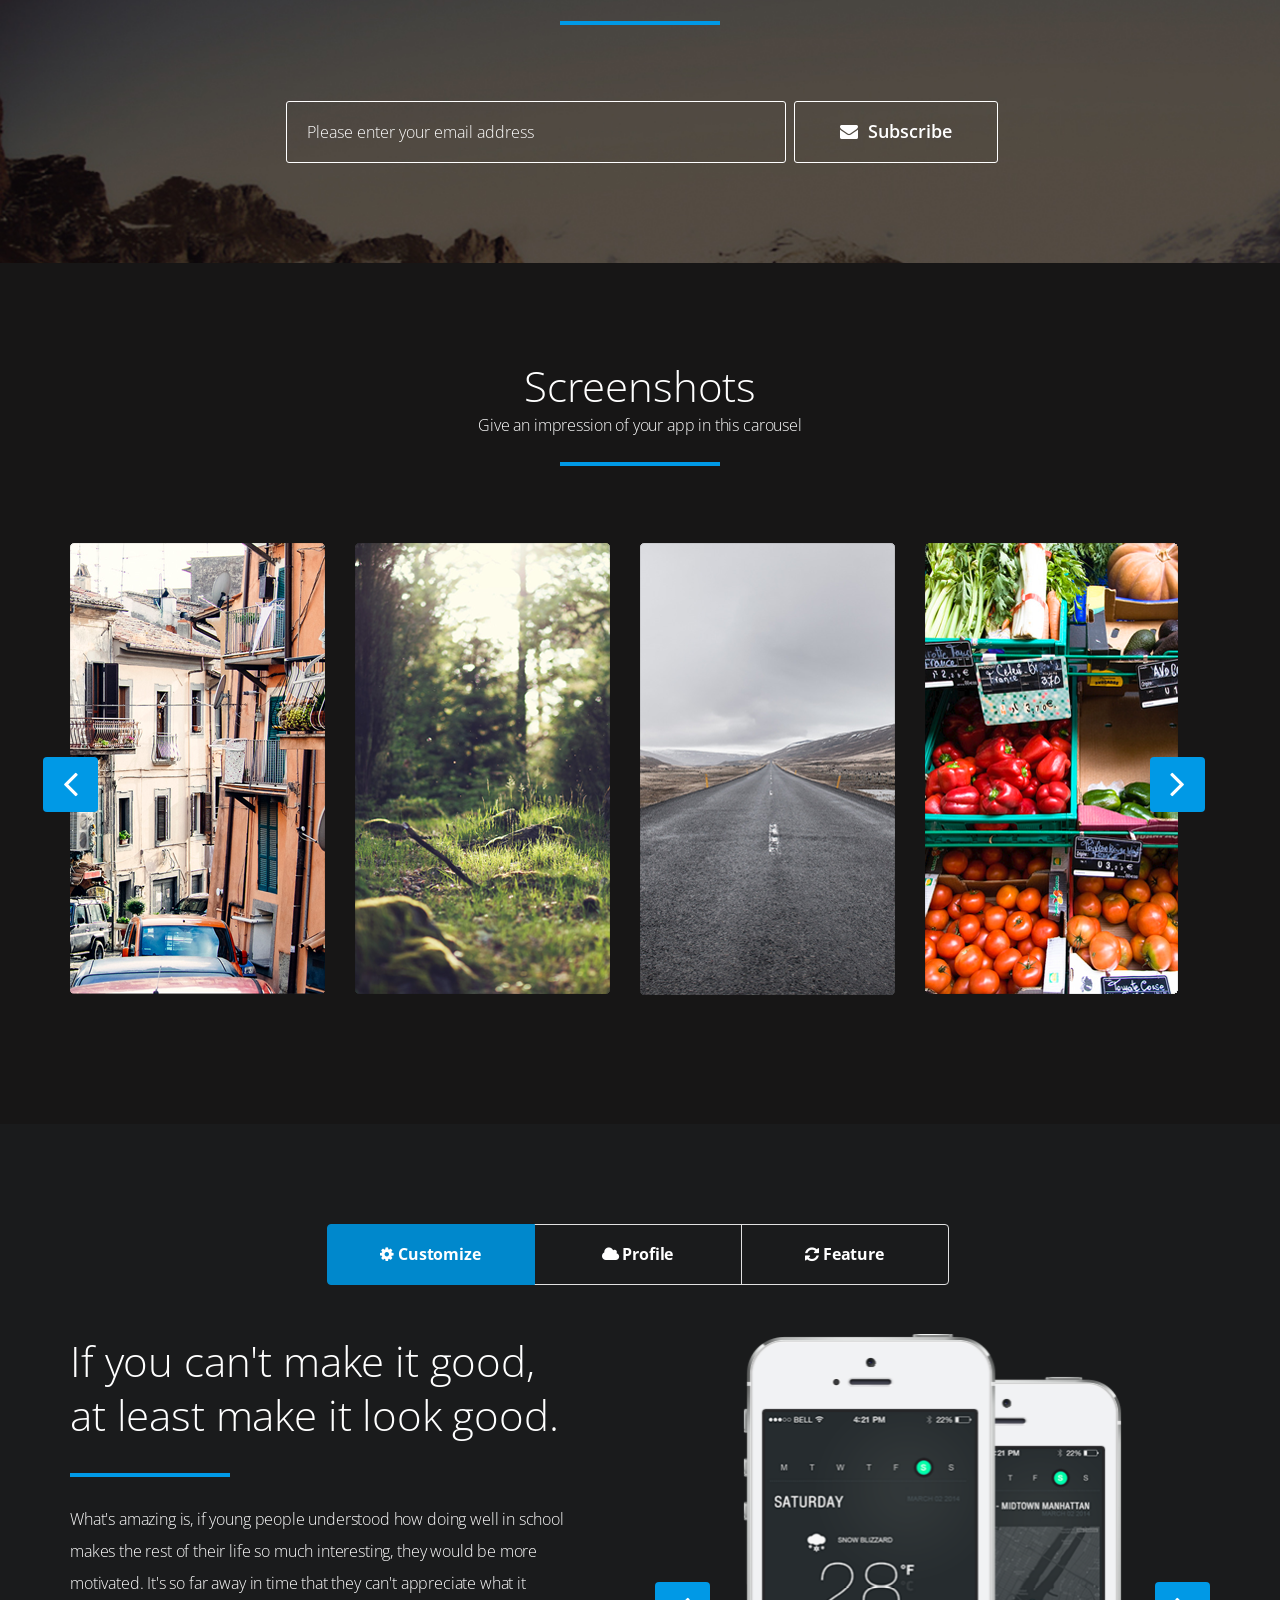
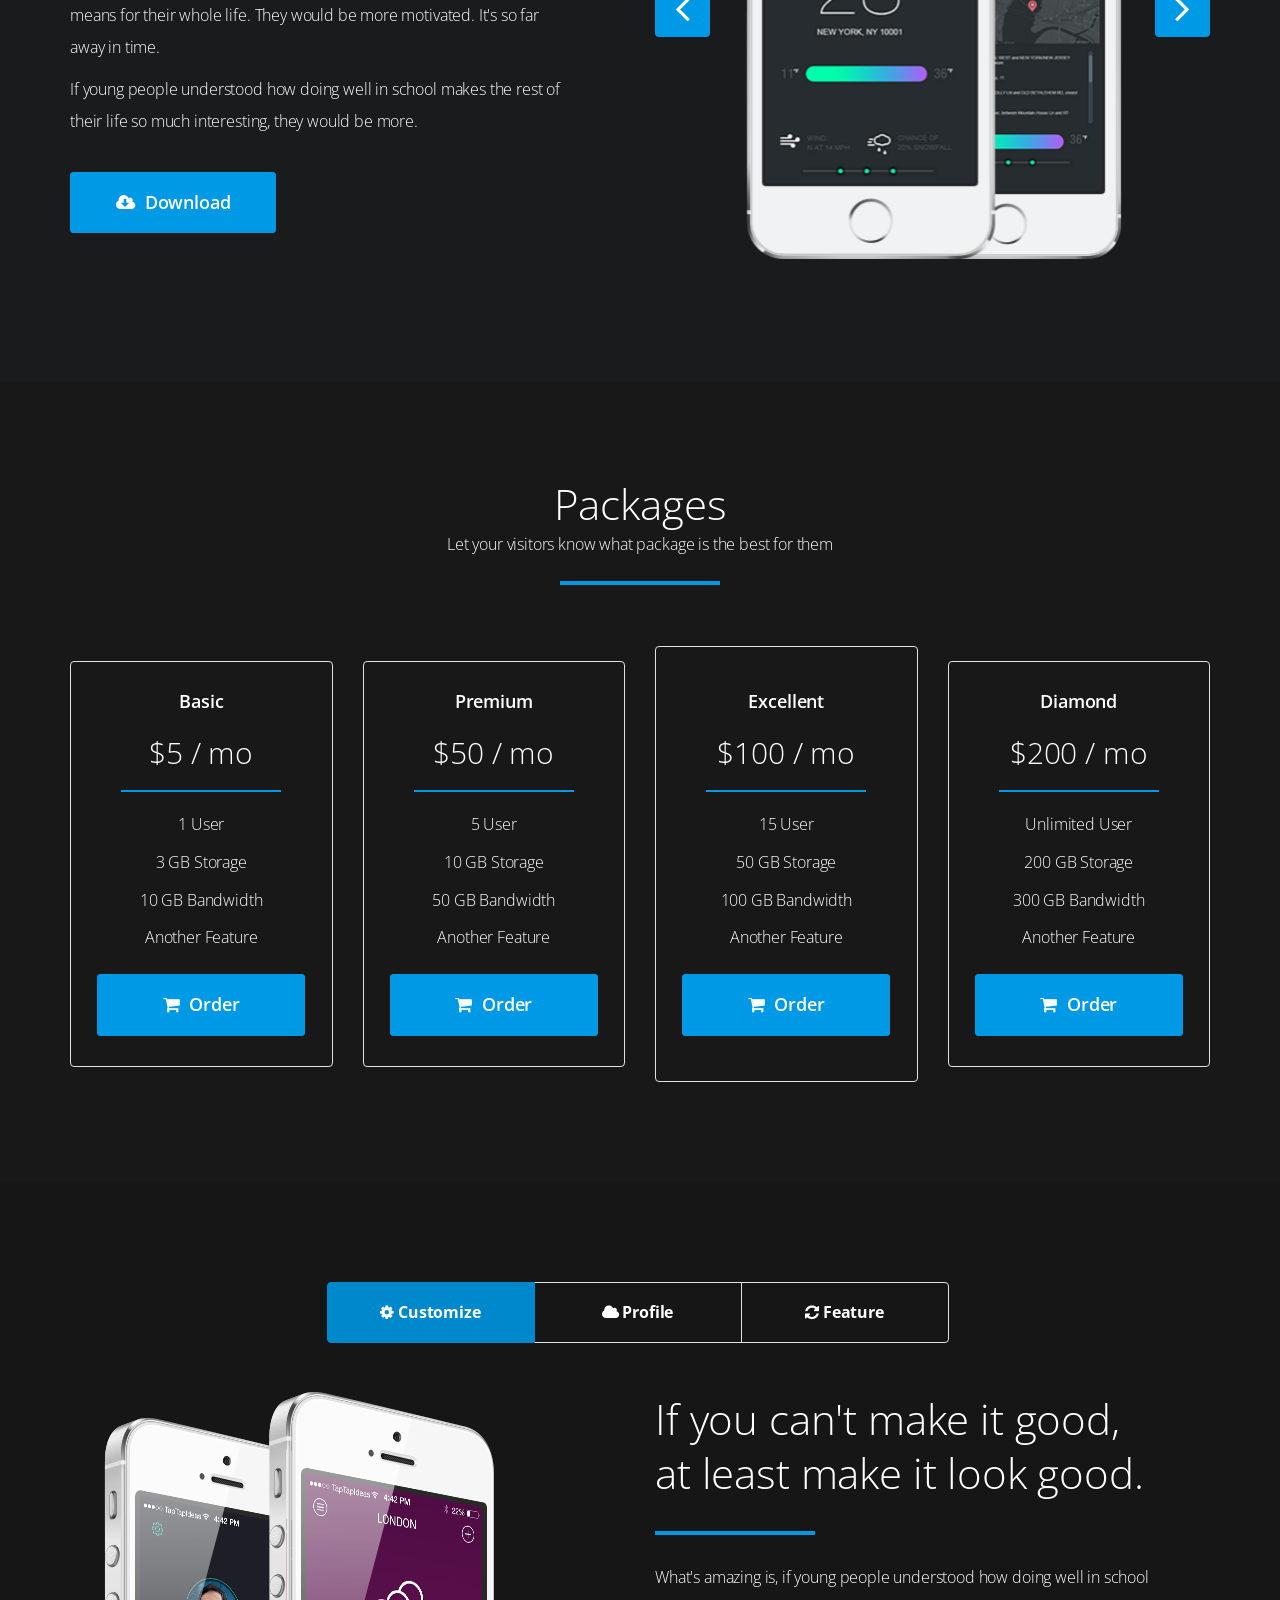
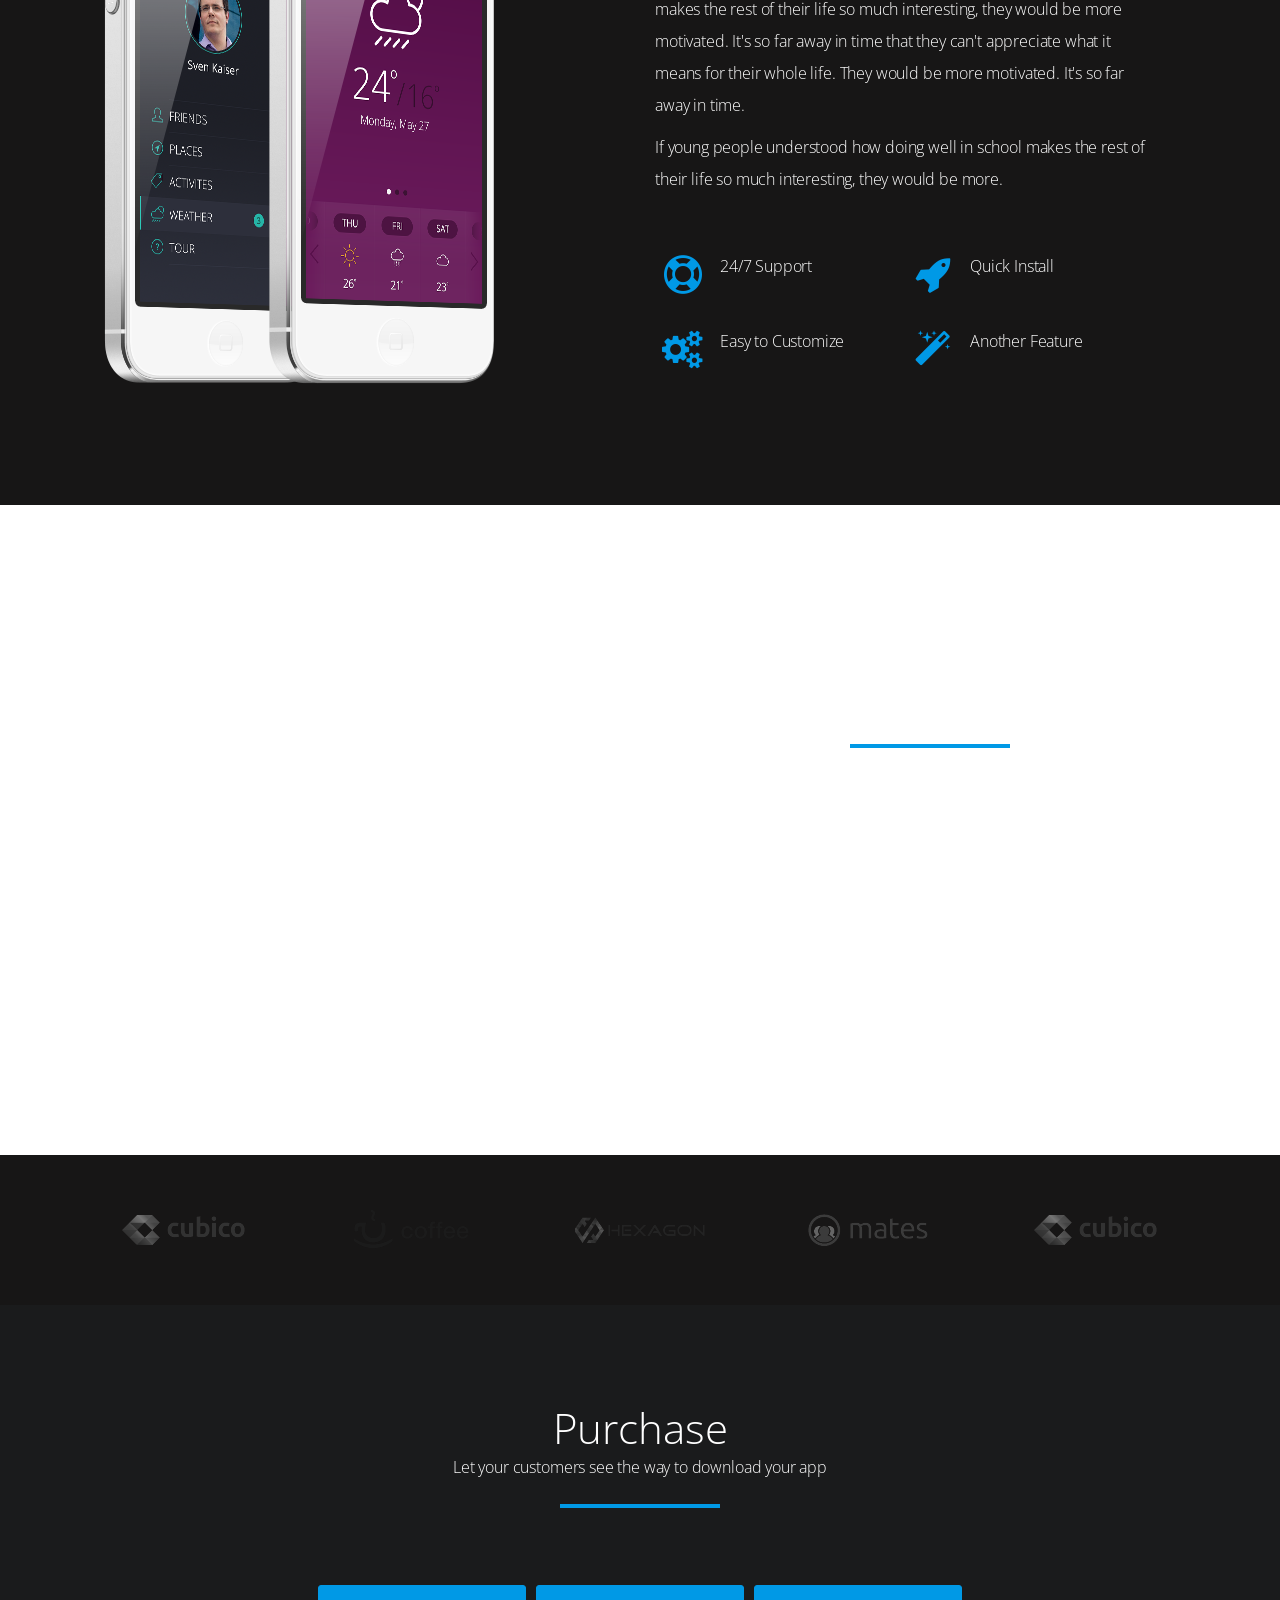
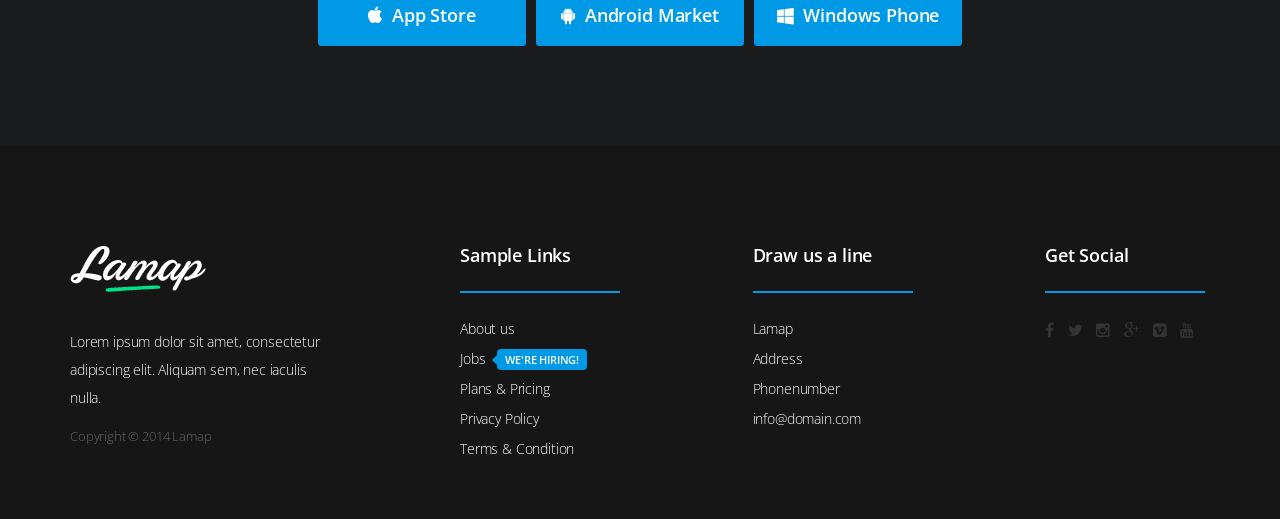
<file: index_dark_slider_noanimations.html>
<!DOCTYPE html>
<html lang="en">
<head>

<!-- Meta Data -->
<meta charset="utf-8">
<meta name="viewport" content="width=device-width, initial-scale=1">
<meta name="description" content="Lamap Bootstrap 3 App Landing Page">
<meta name="author" content="">

<!-- Favicon -->
<link rel="shortcut icon" href="images/favicon.ico">

<title>Lamap App Landing Page</title>

<!-- Stylesheets -->
<link rel="stylesheet" href="css/bootstrap.min.css">
<link rel="stylesheet" href="css/font-awesome.min.css">
<link rel="stylesheet" href="css/owl.theme.css">
<link rel="stylesheet" href="css/owl.carousel.css">
<link rel="stylesheet" href="css/nivo-theme.css">
<link rel="stylesheet" href="css/nivo-lightbox.css">
<link rel="stylesheet" href="css/animate.css">

<!-- Main Stylsheets -->
<link rel="stylesheet" href="css/style_dark.css">
<link rel="stylesheet" href="css/style_slider.css">
<link rel="stylesheet" href="css/responsive.css">

<!-- Color Sheme CSS -->
<link rel="stylesheet" href="css/color.css">

<!-- Google Font -->
<link href='http://fonts.googleapis.com/css?family=Open+Sans:400,300,600,700' rel='stylesheet' type='text/css'>

<!--[if lt IE 9]>
	<script src="https://oss.maxcdn.com/libs/html5shiv/3.7.0/html5shiv.js"></script>
	<script src="https://oss.maxcdn.com/libs/respond.js/1.4.2/respond.min.js"></script>
<![endif]-->

</head>
 
<body>

<!-- begin preloader -->
<div class="preloader">
    <div class="preloader-content-wrapper">
        <div class="preloader-content">
            <i class="fa fa-cog fa-3x fa-spin"></i>
        </div>
    </div>
</div>
<!-- end preloader -->


<!-- begin nav -->
<nav class="navbar navbar-default navbar-fixed-top" role="navigation">
	<div class="container">
		<div class="navbar-header">
			<button type="button" class="navbar-toggle" data-toggle="collapse" data-target=".navbar-collapse">
				<span class="sr-only">Toggle navigation</span>
				<span>Menu</span>
			</button>
			<!-- begin logo in navigation -->
			<a class="navbar-brand" href="#intro">
				<img src="images/footer_logodark.png" alt="logo small">
			</a>
			<!-- end logo in navigation -->
		</div>	
	
		<div class="navbar-collapse collapse">
			<ul class="nav navbar-nav pull-right">
				<!-- begin navigation items -->
				<li class="current"><a href="#intro">Start</a></li>
				<li><a href="#features">Features</a></li>
				<li><a href="#services">Services</a></li>
				<li><a href="#screenshots">Screenshots</a></li>
				<li><a href="#packages">Packages</a></li>
				<li><a href="#extra">Extra</a></li>
				<li><a href="#video">Video</a></li>
				<li><a href="#download">Download</a></li>
				<!-- end navigation items -->
			</ul>	
		</div>
	</div>
</nav>
<!-- end nav -->

<!-- begin intro section -->
<section class="intro" id="intro">


	<!-- begin intro-slider -->
	<div class="intro-slider">

		<!-- begin single slide -->
		<div class="item one">

			<div class="container">

				<div class="row">

					<div class="col-md-6 col-sm-6 paddingtop">

						<!-- begin logo  -->
						<img src="images/lamap_logo.png" class="logo" alt="logo">
						<!-- end logo  -->
						
						<h1>Present your app professional with lamap landing page</h1>
						<ul class="list-inline">
							<li>
								<a href="#" class="btn btn-custom">
									<i class="fa fa-cloud-download"></i>
									Download
								</a>
							</li>
							<li>
								<a href="#" class="btn btn-custom-border">
									<i class="fa fa-align-left"></i>
									Discover
								</a>
							</li>
						</ul>
							
					</div>
		

					<div class="col-md-6 col-sm-6 phone">
						<figure>
							<img src="images/iphone5_two.png" alt="intro slider iphones">
						</figure>
					</div>

				</div>
			</div>

		</div>
		<!-- end single slide -->

		<!-- begin single slide -->
		<div class="item two">

			<div class="container">

				<div class="row">

					<div class="col-md-6 col-sm-6 paddingtop">

						<!-- begin logo  -->
						<img src="images/lamap_logo.png" class="logo" alt="logo">
						<!-- end logo  -->

						<h1>Present your app professional with lamap landing page</h1>
						<ul class="list-inline">
							<li>
								<a href="#" class="btn btn-custom">
									<i class="fa fa-cloud-download"></i>
									Download
								</a>
							</li>
							<li>
								<a href="#" class="btn btn-custom-border">
									<i class="fa fa-align-left"></i>
									Discover
								</a>
							</li>
						</ul>
							
					</div>
		

					<div class="col-md-6 col-sm-6 phone">
						<figure>
							<img src="images/iphone5_white.png" alt="intro slider iphones">
						</figure>
					</div>

				</div>
			</div>

		</div>
		<!-- end single slide -->

	</div>
	<!-- end intro slider -->
	
</section>
<!-- end intro section -->

<!-- begin features section -->
<section class="features" id="features">

	<div class="container">
		<div class="row">
			<div class="col-md-12">
				<div class="section-head">
					<h1>Features</h1>
					<p>You can show your app features</p>
					<span class="underline"></span>
				</div>
			</div>
		</div>

		<div class="row">
			<div class="col-md-4">
				<div class="features-left">
					
					<!-- begin single feature item -->
					<div class="feature">
						<div class="icon-container">
							<div class="icon">
							<i class="fa fa-tablet"></i>
							</div>
						</div>

						<div class="fetaure-details">
							<h4 class="main-color">Responsive layout</h4>
							<p>
								Lorem ipsum dolor sit amet consectetur adipisicing elit, sed do eiusmod tempor incididunt
							</p>
						</div>
					</div>
					<!-- end single feature item -->

					<!-- begin single feature item -->
					<div class="feature">
						<div class="icon-container">
							<div class="icon">
							<i class="fa fa-pencil"></i>
							</div>
						</div>

						<div class="fetaure-details">
							<h4 class="main-color">Modern design</h4>
							<p>
								Lorem ipsum dolor sit amet consectetur adipisicing elit, sed do eiusmod tempor incididunt
							</p>
						</div>
					</div>
					<!-- end single feature item -->

					<!-- begin single feature item -->
					<div class="feature">
						<div class="icon-container">
							<div class="icon">
							<i class="fa fa-code"></i>
							</div>
						</div>

						<div class="fetaure-details">
							<h4 class="main-color">Clean Code</h4>
							<p>
								Lorem ipsum dolor sit amet consectetur adipisicing elit, sed do eiusmod tempor incididunt
							</p>
						</div>
					</div>
					<!-- end single feature item -->
					
				</div>
			</div>
			
			<div class="col-md-4">
				<!-- begin feature image -->
				<figure class="image-features">
					<img src="images/iphone5_white.png" alt="iphone">
				</figure>
				<!-- end feature image -->
			</div>
			
			<div class="col-md-4">
				<div class="features-right">

					<!-- begin single feature item -->
					<div class="feature">
						<div class="icon-container">
							<div class="icon">
							<i class="fa fa-thumbs-up"></i>
							</div>
						</div>

						<div class="fetaure-details">
							<h4 class="main-color">Font Awesome</h4>
							<p>
								Lorem ipsum dolor sit amet consectetur adipisicing elit, sed do eiusmod tempor incididunt
							</p>
						</div>
					</div>
					<!-- end single feature item -->

					<!-- begin single feature item -->
					<div class="feature">
						<div class="icon-container">
							<div class="icon">
							<i class="fa fa-refresh"></i>
							</div>
						</div>

						<div class="fetaure-details">
							<h4 class="main-color">Cross Browser</h4>
							<p>
								Lorem ipsum dolor sit amet consectetur adipisicing elit, sed do eiusmod tempor incididunt
							</p>
						</div>
					</div>
					<!-- end single feature item -->

					<!-- begin single feature item -->
					<div class="feature">
						<div class="icon-container">
							<div class="icon">
							<i class="fa fa-support"></i>
							</div>
						</div>

						<div class="fetaure-details">
							<h4 class="main-color">24/7 Support</h4>
							<p>
							Lorem ipsum dolor sit amet consectetur adipisicing elit, sed do eiusmod tempor incididunt
							</p>
						</div>
					</div>
					<!-- end single feature item -->
				</div>
			</div>
		</div>
	</div>

</section>
<!-- end features section -->

<!-- begin reviews section -->
<section class="reviews" id="reviews">
	<div class="container">
		
		<div class="row">
			<div class="col-md-12">
				<div class="section-head">
					<h1>Reviews</h1>
					<p>Read what our customers are saying</p>
					<span class="underline"></span>
				</div>
			</div>
		</div>

		<div class="row">
			<div class="testemonials">
				
				<!-- begin single testomial item -->
				<div class="testemonial">
					<div class="col-md-5 client-data">
						<div class="client-image">
							<img src="images/person.png" alt="client">
						</div>
						<div class="client-name">
							<h4>Client name</h4>
							<p>Art Director at Appcreator</p>
						</div>
					</div>
					<div class="col-md-7 col-sm-12">
						<div class="client-quote">
							<p>"Software innovation, like almost every other kind of innovation, requires the ability to collaborate and share ideas with other people, and to sit down and talk with customers and get their feedback and understand their needs."</p>
						</div>
					</div>
				</div>
				<!-- end single testomial item -->
				<!-- begin single testomial item -->
				<div class="testemonial">
					<div class="col-md-5 client-data">
						<div class="client-image">
							<img src="images/person.png" alt="client">
						</div>
						<div class="client-name">
							<h4>Client name</h4>
							<p>Art Director at Appcreator</p>
						</div>
					</div>
					<div class="col-md-7">
						<div class="client-quote">
							<p>"Software innovation, like almost every other kind of innovation, requires the ability to collaborate and share ideas with other people, and to sit down and talk with customers and get their feedback and understand their needs."</p>
						</div>
					</div>
				</div>
				<!-- end single testomial item -->
			</div>
		</div>

	</div>	
</section>
<!-- end reviews section -->

<!-- begin services section -->
<section class="services" id="services">
	<div class="container">
		
		<div class="row">
			<div class="col-md-12">
				<div class="section-head">
					<h1>Services</h1>
					<p>You can list all your awesome services</p>
					<span class="underline"></span>
				</div>
			</div>
		</div>

		<div class="row">
			<div class="col-md-3 col-sm-6">
				<!-- begin single service item -->
				<div class="service">
					<i class="fa fa-tablet"></i>
					<h4>Responsive Design</h4>
					<p>Lorem ipsum dolor sit amet, consectetur adipisicing elit, sed do eiusmod tempor incididunt ut labore et dolore</p>
				</div>
				<!-- end single service item -->
			</div>
			<div class="col-md-3 col-sm-6">
				<!-- begin single service item -->
				<div class="service">
					<i class="fa fa-code"></i>
					<h4>Clean Code</h4>
					<p>Lorem ipsum dolor sit amet, consectetur adipisicing elit, sed do eiusmod tempor incididunt ut labore et dolore</p>
				</div>
				<!-- end single service item -->
			</div>
			<div class="col-md-3 col-sm-6">
				<!-- begin single service item -->
				<div class="service">
					<i class="fa fa-support"></i>
					<h4>24/7 Support</h4>
					<p>Lorem ipsum dolor sit amet, consectetur adipisicing elit, sed do eiusmod tempor incididunt ut labore et dolore</p>
				</div>
				<!-- end single service item -->
			</div>
			<div class="col-md-3 col-sm-6">
				<!-- begin single service item -->
				<div class="service">
					<i class="fa fa-pencil"></i>
					<h4>Modern Design</h4>
					<p>Lorem ipsum dolor sit amet, consectetur adipisicing elit, sed do eiusmod tempor incididunt ut labore et dolore</p>
				</div>
				<!-- end single service item -->
			</div>
		</div>

	</div>
</section>
<!-- end services section -->

<!-- begin newsletter section -->
<section class="newsletter" id="newsletter">
	<div class="container">
		
		<div class="row">
			<div class="col-md-12">
				<div class="section-head">
					<h1>Newsletter</h1>
					<p>Fill in your email address to receive monthly updates </p>
					<span class="underline"></span>
				</div>
			</div>
		</div>

		<div class="row">
			<div class="col-sm-12 form">
				<div id="contact">

				<form method="post" action="contact.php" name="contactform" id="contactform">

					<fieldset>

						<label for="email" accesskey="E"></label>
						<input name="email" type="text" id="email" size="30" value="" placeholder="Please enter your email address" />

						<button type="submit" class="submit btn btn-send" id="submit" value="Submit">
							<i class="fa fa-envelope"></i>
							Subscribe
						</button>

					</fieldset>

				</form>

				<div class="tex-center">
					<div id="message"></div>
				</div>

				</div>
			</div>
		</div>
	</div>
</section>
<!-- end newsletter section -->

<!-- begin screenshots section -->
<section class="screenshots" id="screenshots">
	
	<div class="container">
		
		<div class="row">
			<div class="col-md-12">
				<div class="section-head">
					<h1>Screenshots</h1>
					<p>Give an impression of your app in this carousel</p>
					<span class="underline"></span>
				</div>
			</div>
		</div>

		<div class="row">
			
			<div class="col-md-12">
				
				<div class="screens">
					<!-- begin single screenshot -->
					<div class="screen">
						<a href="images/screen1.png" data-lightbox-gallery="screens">
							<img src="images/screen1.png" alt="screenshot">
							<span class="hover-screen">
								<i class="fa fa-search"></i>
							</span>
						</a>
					</div>
					<!-- end single screenshot -->
					<!-- begin single screenshot -->
					<div class="screen">
						<a href="images/screen2.png" data-lightbox-gallery="screens">
							<img src="images/screen2.png" alt="screenshot">
							<span class="hover-screen">
								<i class="fa fa-search"></i>
							</span>
						</a>
					</div>
					<!-- end single screenshot -->
					<!-- begin single screenshot -->
					<div class="screen">
						<a href="images/screen3.png" data-lightbox-gallery="screens">
							<img src="images/screen3.png" alt="screenshot">
							<span class="hover-screen">
								<i class="fa fa-search"></i>
							</span>
						</a>
					</div>
					<!-- end single screenshot -->
					<!-- begin single screenshot -->
					<div class="screen">
						<a href="images/screen4.png" data-lightbox-gallery="screens">
							<img src="images/screen4.png" alt="screenshot">
							<span class="hover-screen">
								<i class="fa fa-search"></i>
							</span>
						</a>
					</div>
					<!-- end single screenshot -->
					<!-- begin single screenshot -->
					<div class="screen">
						<a href="images/screen1.png" data-lightbox-gallery="screens">
							<img src="images/screen1.png" alt="screenshot">
							<span class="hover-screen">
								<i class="fa fa-search"></i>
							</span>
						</a>
					</div>
					<!-- end single screenshot -->
					<!-- begin single screenshot -->
					<div class="screen">
						<a href="images/screen2.png" data-lightbox-gallery="screens">
							<img src="images/screen2.png" alt="screenshot">
							<span class="hover-screen">
								<i class="fa fa-search"></i>
							</span>
						</a>
					</div>
					<!-- end single screenshot -->
					<!-- begin single screenshot -->
					<div class="screen">
						<a href="images/screen3.png" data-lightbox-gallery="screens">
							<img src="images/screen3.png" alt="screenshot">
							<span class="hover-screen">
								<i class="fa fa-search"></i>
							</span>
						</a>
					</div>
					<!-- end single screenshot -->
					<!-- begin single screenshot -->
					<div class="screen">
						<a href="images/screen4.png" data-lightbox-gallery="screens">
							<img src="images/screen4.png" alt="screenshot">
							<span class="hover-screen">
								<i class="fa fa-search"></i>
							</span>
						</a>
					</div>
					<!-- end single screenshot -->
				</div>
			</div>
		</div>
	</div>
</section>
<!-- end screenshots section -->

<!-- begin brief section -->
<section class="brief" id="brief">
	<div class="container">

		<div class="row">
			<div class="col-md-12 tabs">
				
				<!-- begin tab pane nav tabs -->
				<ul class="nav nav-tabs" role="tablist">
					<li class="active">
						<a href="#first-tab" role="tab" data-toggle="tab">
							<i class="fa fa-cog"></i>
							Customize
						</a>
					</li>
					<li>
						<a href="#second-tab" role="tab" data-toggle="tab">
							<i class="fa fa-cloud"></i>
							Profile
						</a>
					</li>
					<li>
						<a href="#third-tab" role="tab" data-toggle="tab">
							<i class="fa fa-refresh"></i>
							Feature
						</a>
					</li>
				</ul>
				<!-- end tab pane nav tabs -->

			</div>
		</div>

		<div class="row">
			<div class="col-md-6 col-sm-12">
				<div class="brief-content">
					<h1>If you can't make it good, at least make it look good.</h1>
					<div class="underline"></div>
					<p>
						What's amazing is, if young people understood how doing well in school makes the rest of their life so much interesting, they would be more motivated. It's so far away in time that they can't appreciate what it means for their whole life. They would be more motivated. It's so far away in time.
					</p>
					<p>
						If young people understood how doing well in school makes the rest of their life so much interesting, they would be more.
					</p>
					<a href="#" class="btn btn-custom">
						<i class="fa fa-cloud-download"></i>
						Download
					</a>
				</div>
			</div>
			<div class="col-md-6 col-sm-12">
				<figure class="small-slider">
					<!-- begin single slider item -->
					<div class="item">
						<img src="images/iphone5_two.png" alt="iphone5">
					</div>
					<!-- end single slider item -->
					<!-- begin single slider item -->
					<div class="item">
						<img src="images/iphone5_white.png" alt="iphone5">
					</div>
					<!-- end single slider item -->
				</figure>
			</div>
		</div>
	</div>
</section>
<!-- end brief section -->

<!-- begin packages section -->
<section class="packages" id="packages">
	
	<div class="container">
		
		<div class="row">
			<div class="col-md-12">
				<div class="section-head">
					<h1>Packages</h1>
					<p>Let your visitors know what package is the best for them</p>
					<span class="underline"></span>
				</div>
			</div>
		</div>

		<div class="row">
			
			<div class="col-md-3 col-sm-6">
				<!-- begin single package -->
				<div class="package">
					<div class="package-name">
						<h4>Basic</h4>
					</div>
					<span class="package-price">$5 / mo</span>
					<div class="underline-small"></div>
					<div class="package-features">
						<ul>
							<li>1 User</li>
							<li>3 GB Storage</li>
							<li>10 GB Bandwidth</li>
							<li>Another Feature</li>
						</ul>
					</div>
					<a href="#" class="btn btn-custom">
						<i class="fa fa-shopping-cart"></i>
						Order
					</a>
				</div>
				<!-- end single package -->
			</div>

			<div class="col-md-3 col-sm-6">
				<!-- begin single package -->
				<div class="package">
					<div class="package-name">
						<h4>Premium</h4>
					</div>
					<span class="package-price">$50 / mo</span>
					<div class="underline-small"></div>
					<div class="package-features">
						<ul>
							<li>5 User</li>
							<li>10 GB Storage</li>
							<li>50 GB Bandwidth</li>
							<li>Another Feature</li>
						</ul>
					</div>
					<a href="#" class="btn btn-custom">
						<i class="fa fa-shopping-cart"></i>
						Order
					</a>
				</div>
				<!-- end single package -->
			</div>

			<div class="col-md-3 col-sm-6">
				<!-- begin single package -->
				<div class="package featured">
					<div class="package-name">
						<h4>Excellent</h4>
					</div>
					<span class="package-price">$100 / mo</span>
					<div class="underline-small"></div>
					<div class="package-features">
						<ul>
							<li>15 User</li>
							<li>50 GB Storage</li>
							<li>100 GB Bandwidth</li>
							<li>Another Feature</li>
						</ul>
					</div>
					<a href="#" class="btn btn-custom">
						<i class="fa fa-shopping-cart"></i>
						Order
					</a>
				</div>
				<!-- end single package -->
			</div>

			<div class="col-md-3 col-sm-6">
				<!-- begin single package -->
				<div class="package">
					<div class="package-name">
						<h4>Diamond</h4>
					</div>
					<span class="package-price">$200 / mo</span>
					<div class="underline-small"></div>
					<div class="package-features">
						<ul>
							<li>Unlimited User</li>
							<li>200 GB Storage</li>
							<li>300 GB Bandwidth</li>
							<li>Another Feature</li>
						</ul>
					</div>
					<a href="#" class="btn btn-custom">
						<i class="fa fa-shopping-cart"></i>
						Order
					</a>
				</div>
				<!-- end single package -->
			</div>

		</div>

	</div>
</section>
<!-- end packages section -->

<!-- begin extra section -->
<section class="extra" id="extra">
	<div class="container">

		<div class="row">
			<div class="col-md-12 tabs">
				
				<!-- begin tab pane nav tabs -->
				<ul class="nav nav-tabs" role="tablist">
					<li class="active">
						<a href="#first-tab" role="tab" data-toggle="tab">
							<i class="fa fa-cog"></i>
							Customize
						</a>
					</li>
					<li>
						<a href="#second-tab" role="tab" data-toggle="tab">
							<i class="fa fa-cloud"></i>
							Profile
						</a>
					</li>
					<li>
						<a href="#third-tab" role="tab" data-toggle="tab">
							<i class="fa fa-refresh"></i>
							Feature
						</a>
					</li>
				</ul>
				<!-- end tab pane nav tabs -->

			</div>
		</div>
		
		<div class="row">
			
			<div class="tab-content">
				
				<!-- begin first tab content -->
				<div class="tab-pane fade in active" id="first-tab">
					<div class="col-md-5">
						<figure>
							<img src="images/iphones_skew.png" alt="iphones skew">
						</figure>
					</div>
					
					<div class="col-md-6 col-md-offset-1">
						<div class="brief-content">
							<h1>If you can't make it good, at least make it look good.</h1>
							<div class="underline"></div>
							<p>
								What's amazing is, if young people understood how doing well in school makes the rest of their life so much interesting, they would be more motivated. It's so far away in time that they can't appreciate what it means for their whole life. They would be more motivated. It's so far away in time.
							</p>
							<p>
								If young people understood how doing well in school makes the rest of their life so much interesting, they would be more.
							</p>
							
							<div class="col-md-6 nopadding">
								<ul class="extra-features">
									<li>
										<div class="icon">
											<i class="fa fa-support"></i>
										</div>
										24/7 Support
									</li>
									<li>
										<div class="icon">
											<i class="fa fa-cogs"></i>
										</div>
										Easy to Customize
									</li>
								</ul>
							</div>
							
							<div class="col-md-6 nopadding">
								<ul class="extra-features">
									<li>
										<div class="icon">
											<i class="fa fa-rocket"></i>
										</div>
										Quick Install
									</li>
									<li>
										<div class="icon">
											<i class="fa fa-magic"></i>
										</div>
										Another Feature
									</li>
								</ul>
							</div>
	
						</div>
					</div>
				</div>
				<!-- end first tab content -->
				
				<!-- begin second tab content -->
				<div class="tab-pane fade in" id="second-tab">
					<div class="col-md-6">
						<div class="brief-content">
							<h1>If you can't make it good, at least make it look good.</h1>
							<div class="underline"></div>
							<p>
								What's amazing is, if young people understood how doing well in school makes the rest of their life so much interesting, they would be more motivated. It's so far away in time that they can't appreciate what it means for their whole life. They would be more motivated. It's so far away in time.
							</p>
							<p>
								If young people understood how doing well in school makes the rest of their life so much interesting, they would be more.
							</p>
						</div>
					</div>
					
					<div class="col-md-6">
						<figure>
							<img src="images/iphone5_two.png" alt="iphones two">
						</figure>
					</div>
				</div>
				<!-- end second tab content -->
				
				<!-- begin third tab content -->
				<div class="tab-pane fade in" id="third-tab">
					
					<div class="col-md-6">
						<figure>
							<img src="images/iphone5_two.png" alt="iphones two">
						</figure>
					</div>

					<div class="col-md-6">
						<div class="brief-content">
							<h1>If you can't make it good, at least make it look good.</h1>
							<div class="underline"></div>
							<p>
								What's amazing is, if young people understood how doing well in school makes the rest of their life so much interesting, they would be more motivated. It's so far away in time that they can't appreciate what it means for their whole life. They would be more motivated. It's so far away in time.
							</p>
							<p>
								If young people understood how doing well in school makes the rest of their life so much interesting, they would be more.
							</p>
						</div>
					</div>
				</div>
				<!-- end third tab content -->

			</div>
		</div>
		
	</div>
</section>
<!-- end extra section -->

<!-- begin video section -->
<section class="video" id="video">
	<div class="container">
		<div class="row">
			
			<div class="col-md-8 video-item">
				
				<!-- Replace your embed iframe src with below iframe -->
				<iframe src="http://player.vimeo.com/video/102787065?color=63b5d6" width="750" height="450" frameborder="0" webkitallowfullscreen mozallowfullscreen allowfullscreen></iframe>

			</div>

			<div class="col-md-4">
				<div class="brief-content">
					<h1>At least make it look good.</h1>
					<div class="underline"></div>
					<p>
						What's amazing is, if young people understood how doing well in school makes the rest of their life so much interesting, they would be more motivated. It's so far away in time that they can't appreciate what it means for their whole life. They would be more motivated. It's so far away in time.
					</p>
					<p>
						If young people understood how doing well in school makes the rest of their life so much...
					</p>
				</div>
			</div>

		</div>
	</div>
</section>
<!-- end video section -->

<!-- begin customer section -->
<section class="customers">
	<div class="container">
		<div class="row">
			<div class="col-md-12">
				<div class="customer-slider">
					<div class="item">
						<img src="images/customers/client1.png" alt="client logo">
					</div>
					<div class="item">
						<img src="images/customers/client2.png" alt="client logo">
					</div>
					<div class="item">
						<img src="images/customers/client3.png" alt="client logo">
					</div>
					<div class="item">
						<img src="images/customers/client4.png" alt="client logo">
					</div>
					<div class="item">
						<img src="images/customers/client1.png" alt="client logo">
					</div>
					<div class="item">
						<img src="images/customers/client1.png" alt="client logo">
					</div>
					<div class="item">
						<img src="images/customers/client2.png" alt="client logo">
					</div>
					<div class="item">
						<img src="images/customers/client3.png" alt="client logo">
					</div>
					<div class="item">
						<img src="images/customers/client4.png" alt="client logo">
					</div>
					<div class="item">
						<img src="images/customers/client1.png" alt="client logo">
					</div>
				</div>
			</div>
		</div>
	</div>
</section>
<!-- end customer section -->

<!-- begin download section -->
<section class="download" id="download">
	<div class="container">
		
		<div class="row">
			<div class="col-md-12">
				<div class="section-head">
					<h1>Purchase</h1>
					<p>Let your customers see the way to download your app</p>
					<span class="underline"></span>
				</div>
			</div>
		</div>

		<div class="row">
			<div class="col-md-12">
				<ul class="list-inline">
					<li>
						<a href="#" class="btn btn-custom">
							<i class="fa fa-apple"></i>
							App Store
						</a>
					</li>
					<li>
						<a href="#" class="btn btn-custom">
							<i class="fa fa-android"></i>
							Android  Market
						</a>
					</li>
					<li>
						<a href="#" class="btn btn-custom">
							<i class="fa fa-windows"></i>
							Windows Phone
						</a>
					</li>
				</ul>
			</div>
		</div>

	</div>
</section>
<!-- end download section -->

<!-- begin footer section -->
<footer class="footer" id="footer">
	<div class="container">
		<div class="row">
			<div class="col-md-3 col-sm-3">
				<!-- begin logo footer -->
				<img src="images/footer_logodark.png" alt="footer logo">
				<!-- end logo footer -->
				<p>
					Lorem ipsum dolor sit amet, 
					consectetur adipiscing elit. Aliquam 
					sem, nec iaculis nulla.
				</p>
				<p><small>Copyright &copy; 2014 Lamap</small></p>
			</div>

			<div class="col-md-2 col-md-offset-1 col-sm-3">
				<h4>Sample Links</h4>
				<div class="underline-small"></div>
				<ul>
					<li>
						<a href="#">About us</a>
					</li>
					<li>
						<a href="#">
						Jobs
						<span class="jobs">We're hiring!</span>
						</a>
					</li>
					<li>
						<a href="#">Plans &amp; Pricing</a>
					</li>
					<li>
						<a href="#">Privacy Policy</a>
					</li>
					<li>
						<a href="#">Terms &amp; Condition</a>
					</li>
				</ul>
			</div>

			<div class="col-md-2 col-md-offset-1 col-sm-3">
				<h4>Draw us a line</h4>
				<div class="underline-small"></div>
				<ul>
					<li>Lamap</li>
					<li>Address</li>
					<li>Phonenumber</li>
					<li>
						<a href="mailto:info@yourdomain.com">info@domain.com</a>
					</li>
				</ul>
			</div>

			<div class="col-md-2 col-md-offset-1 col-sm-3">
				<h4>Get Social</h4>
				<div class="underline-small"></div>
				<ul class="list-inline">
					<li>
						<a href="#"><i class="fa fa-facebook"></i></a>
					</li>
					<li>
						<a href="#"><i class="fa fa-twitter"></i></a>
					</li>
					<li>
						<a href="#"><i class="fa fa-instagram"></i></a>
					</li>
					<li>
						<a href="#"><i class="fa fa-google-plus"></i></a>
					</li>
					<li>
						<a href="#"><i class="fa fa-vimeo-square"></i></a>
					</li>
					<li>
						<a href="#"><i class="fa fa-youtube"></i></a>
					</li>
				</ul>
			</div>
		</div>
	</div>
</footer>
<!-- end footer section -->

<!-- Javascripts -->
<script src="js/jquery.js"></script>
<script src="js/bootstrap.min.js"></script>
<script src="js/owl.carousel.min.js"></script>
<script src="js/jquery.fitvids.js"></script>
<script src="js/smoothScroll.js"></script>
<script src="js/nivo-lightbox.min.js"></script>
<script src="js/jquery.scrollTo.js"></script>
<script src="js/jquery.nav.js"></script>
<script src="js/wow.min.js"></script>
<script src="js/jquery.jigowatt.js"></script>

<!-- Custom Javascript -->
<script src="js/main.js"></script>
<script src="js/main-index-slider.js"></script>

</body>
</html>
</file>
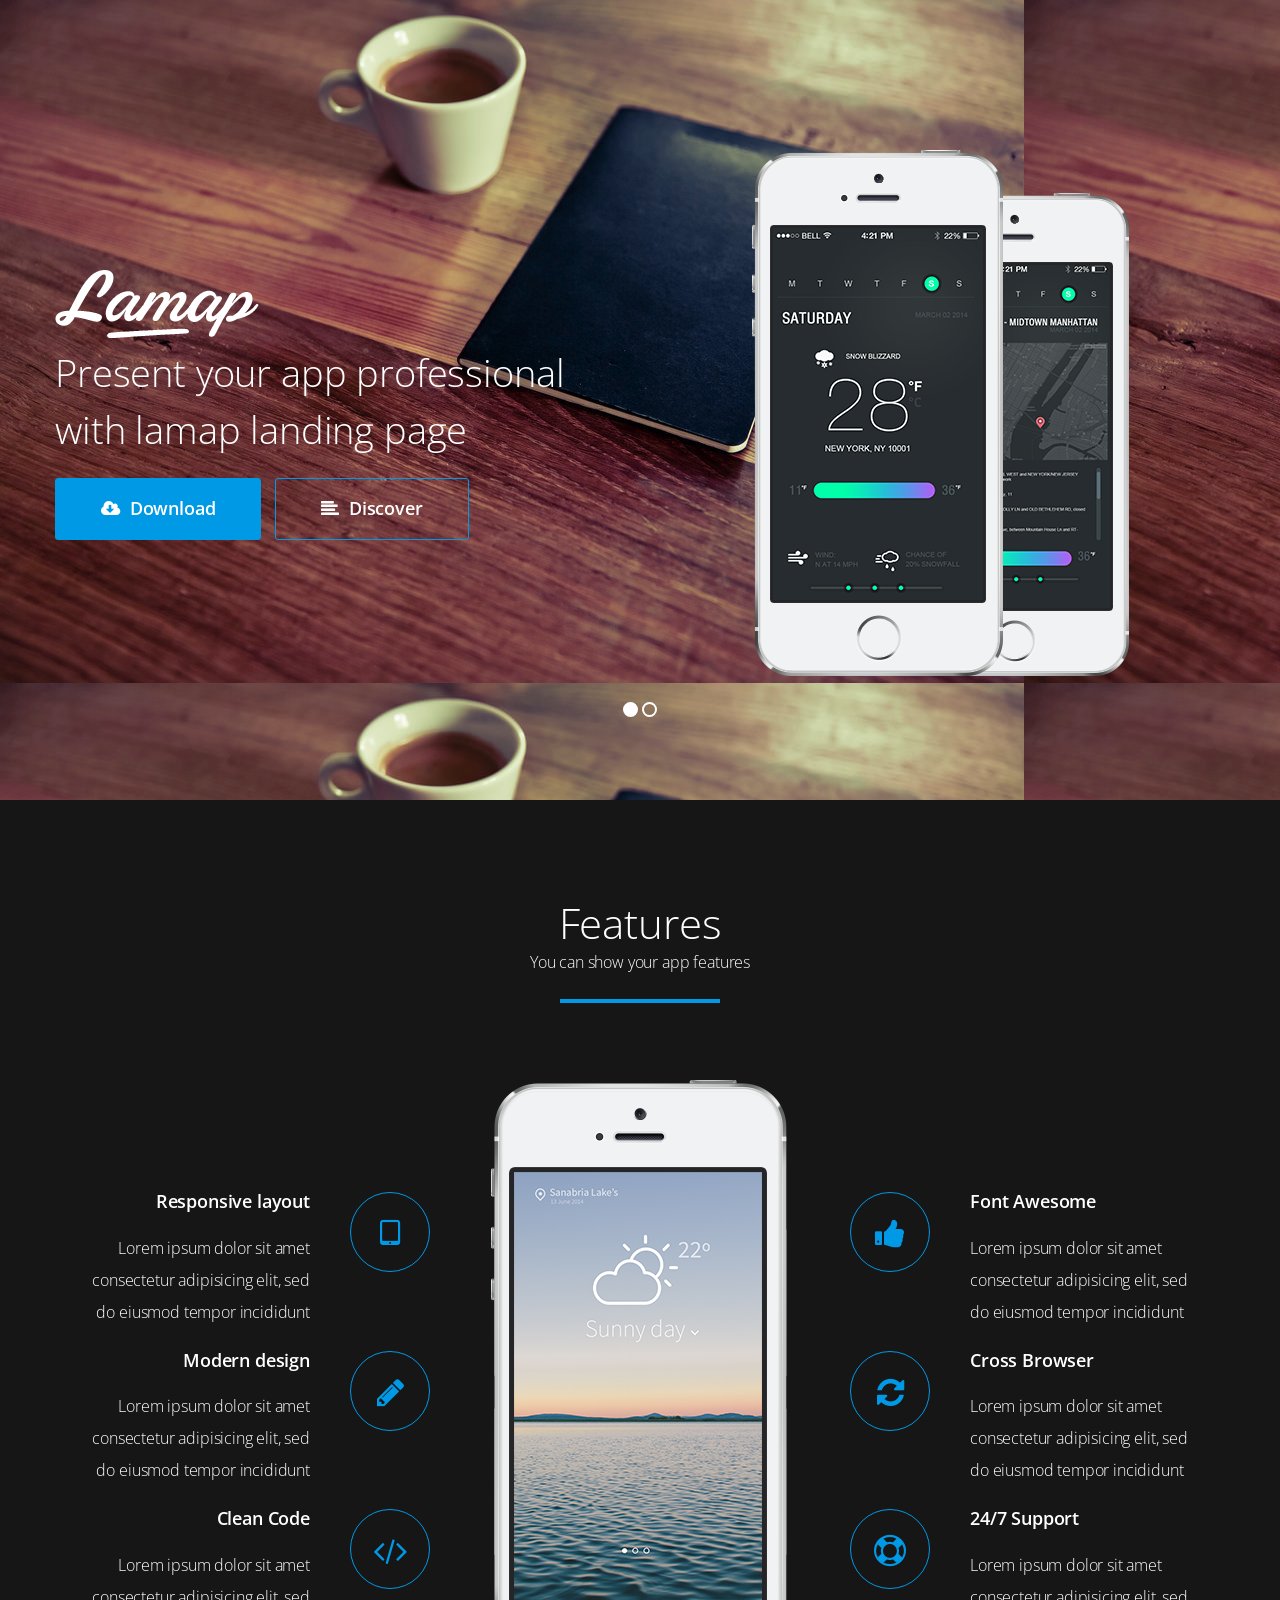
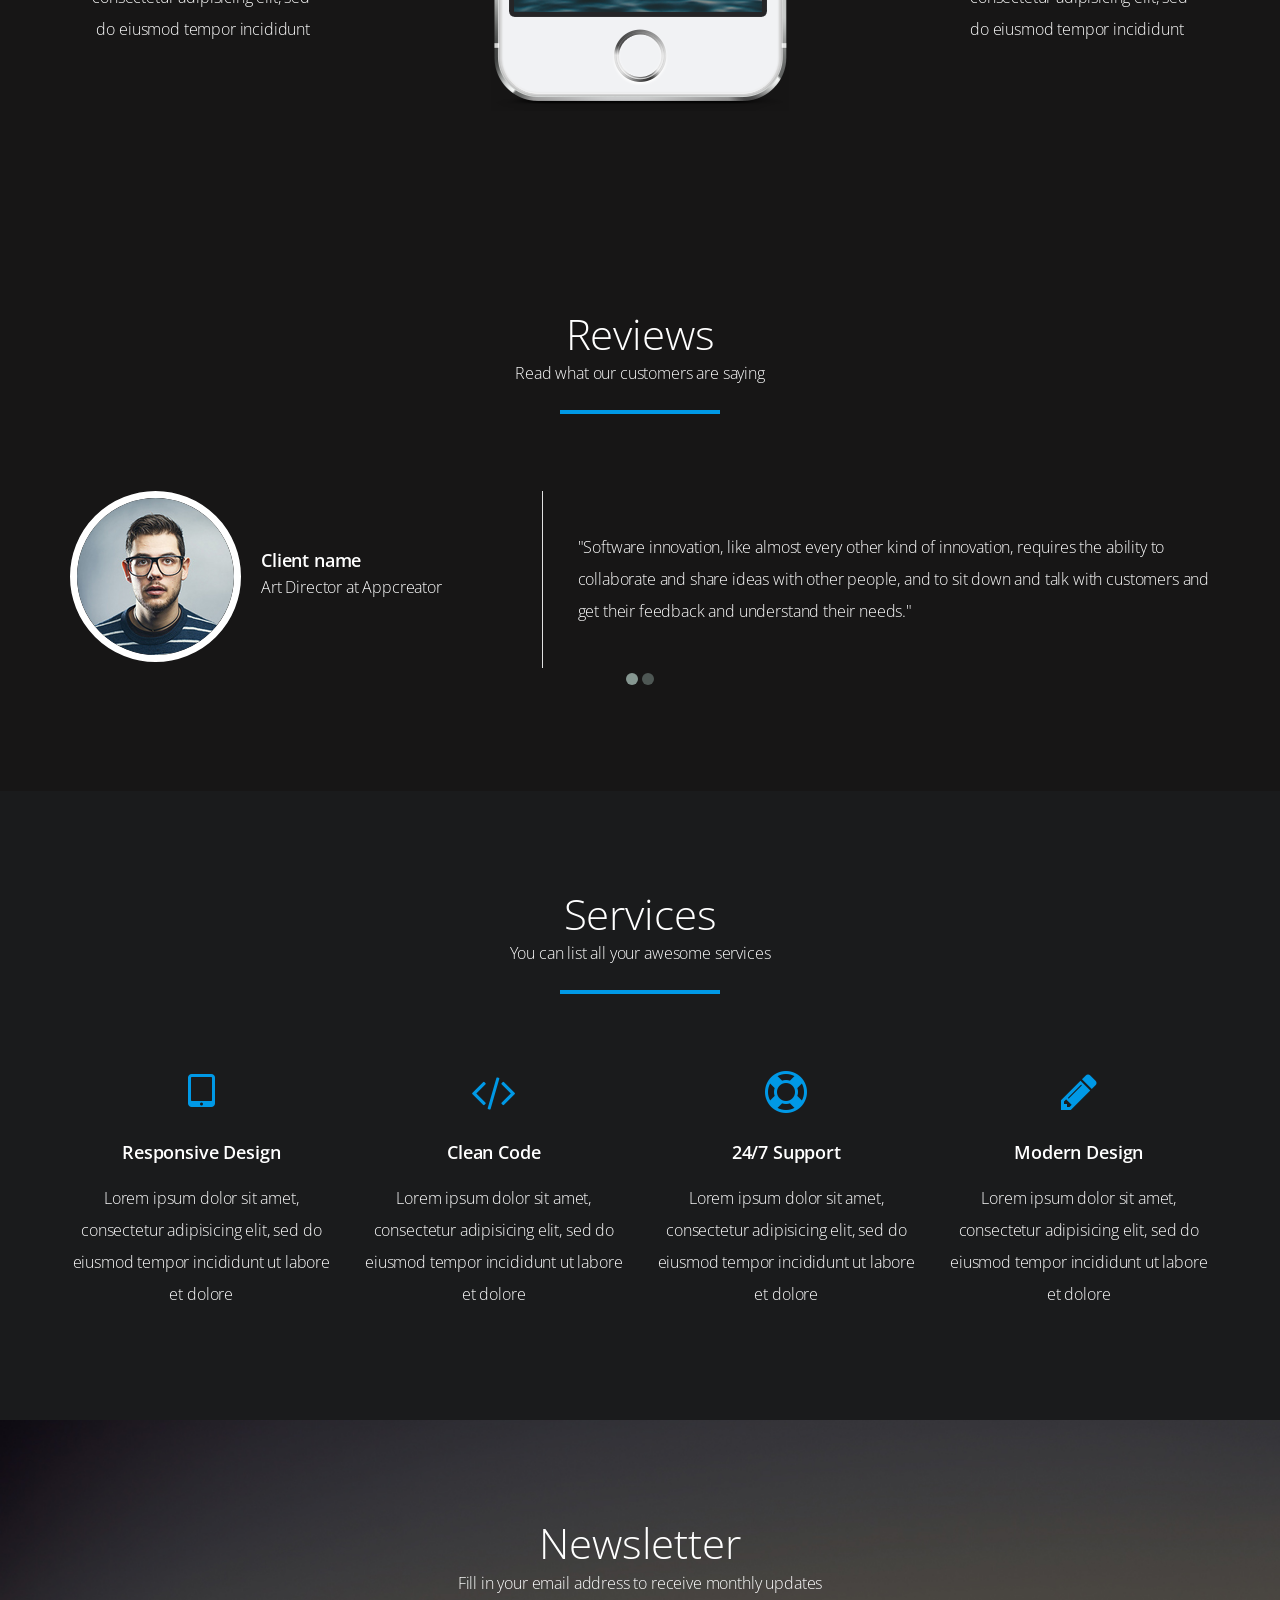
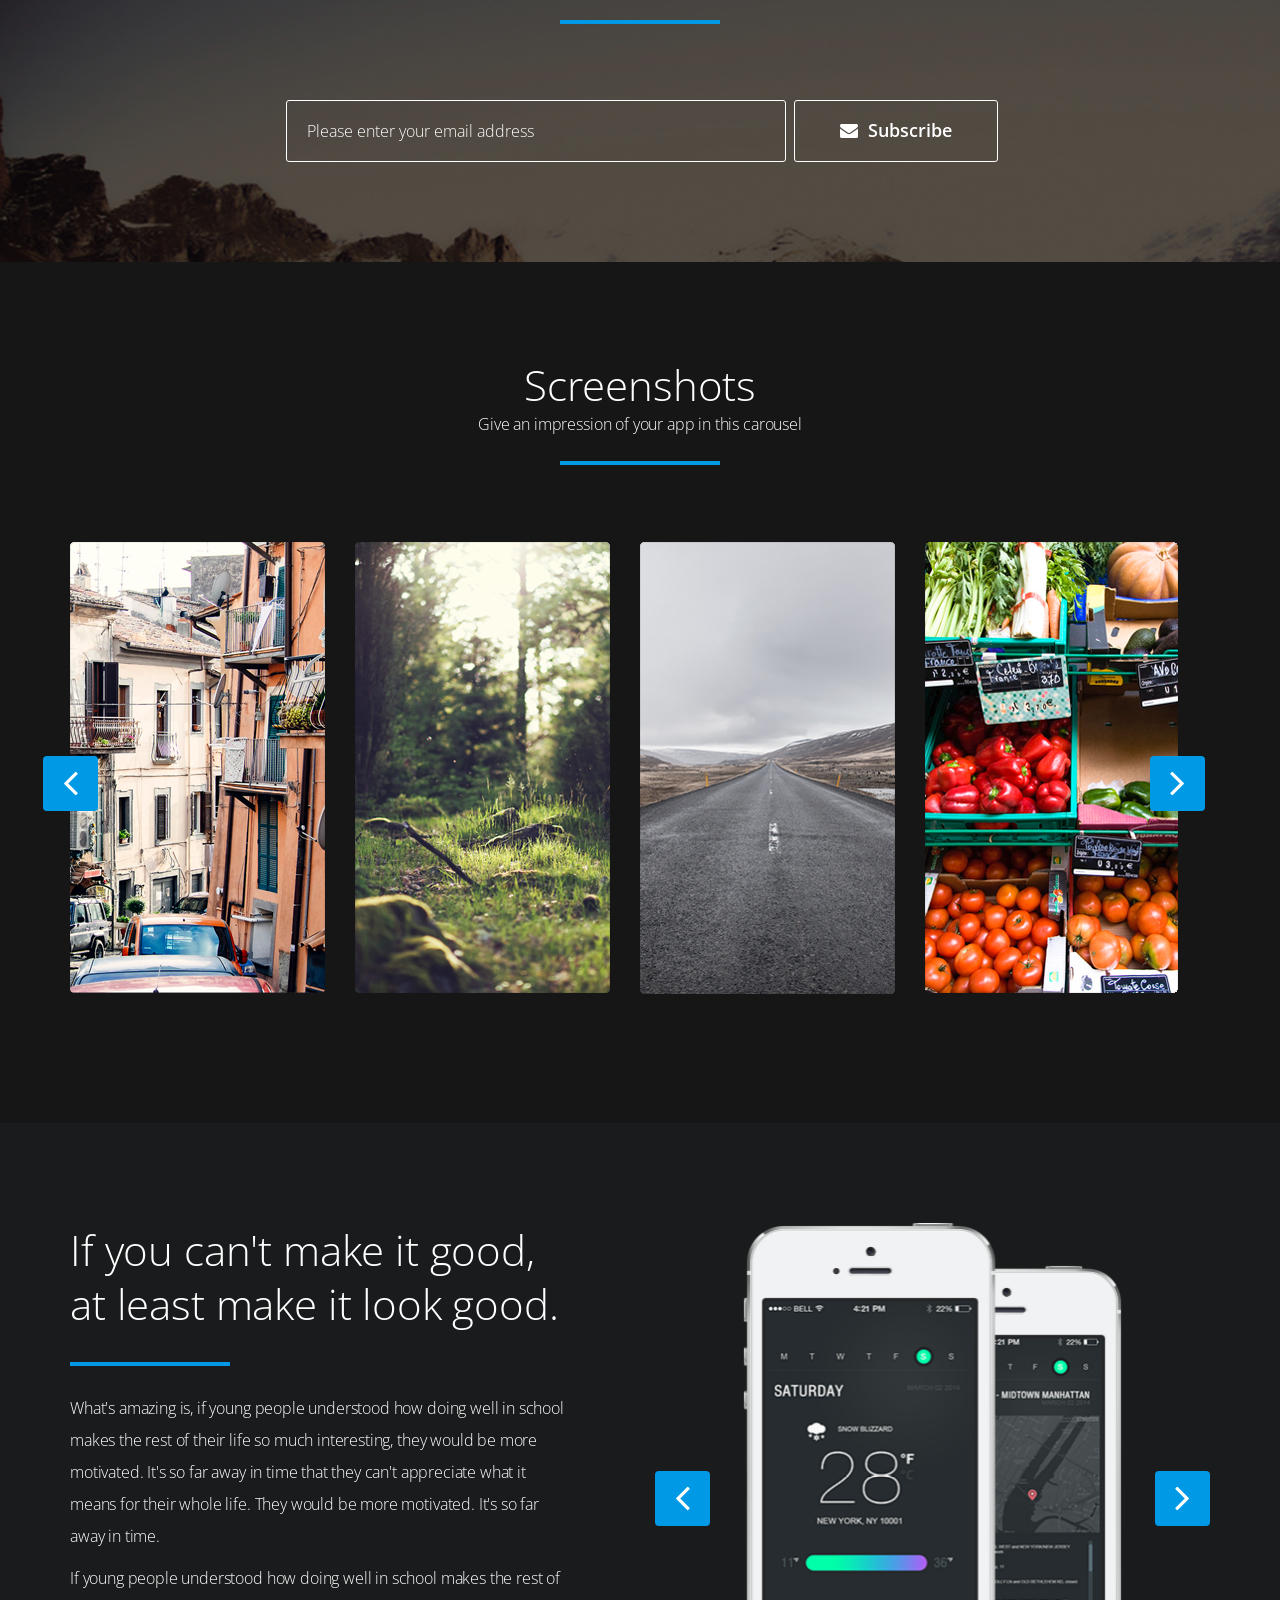
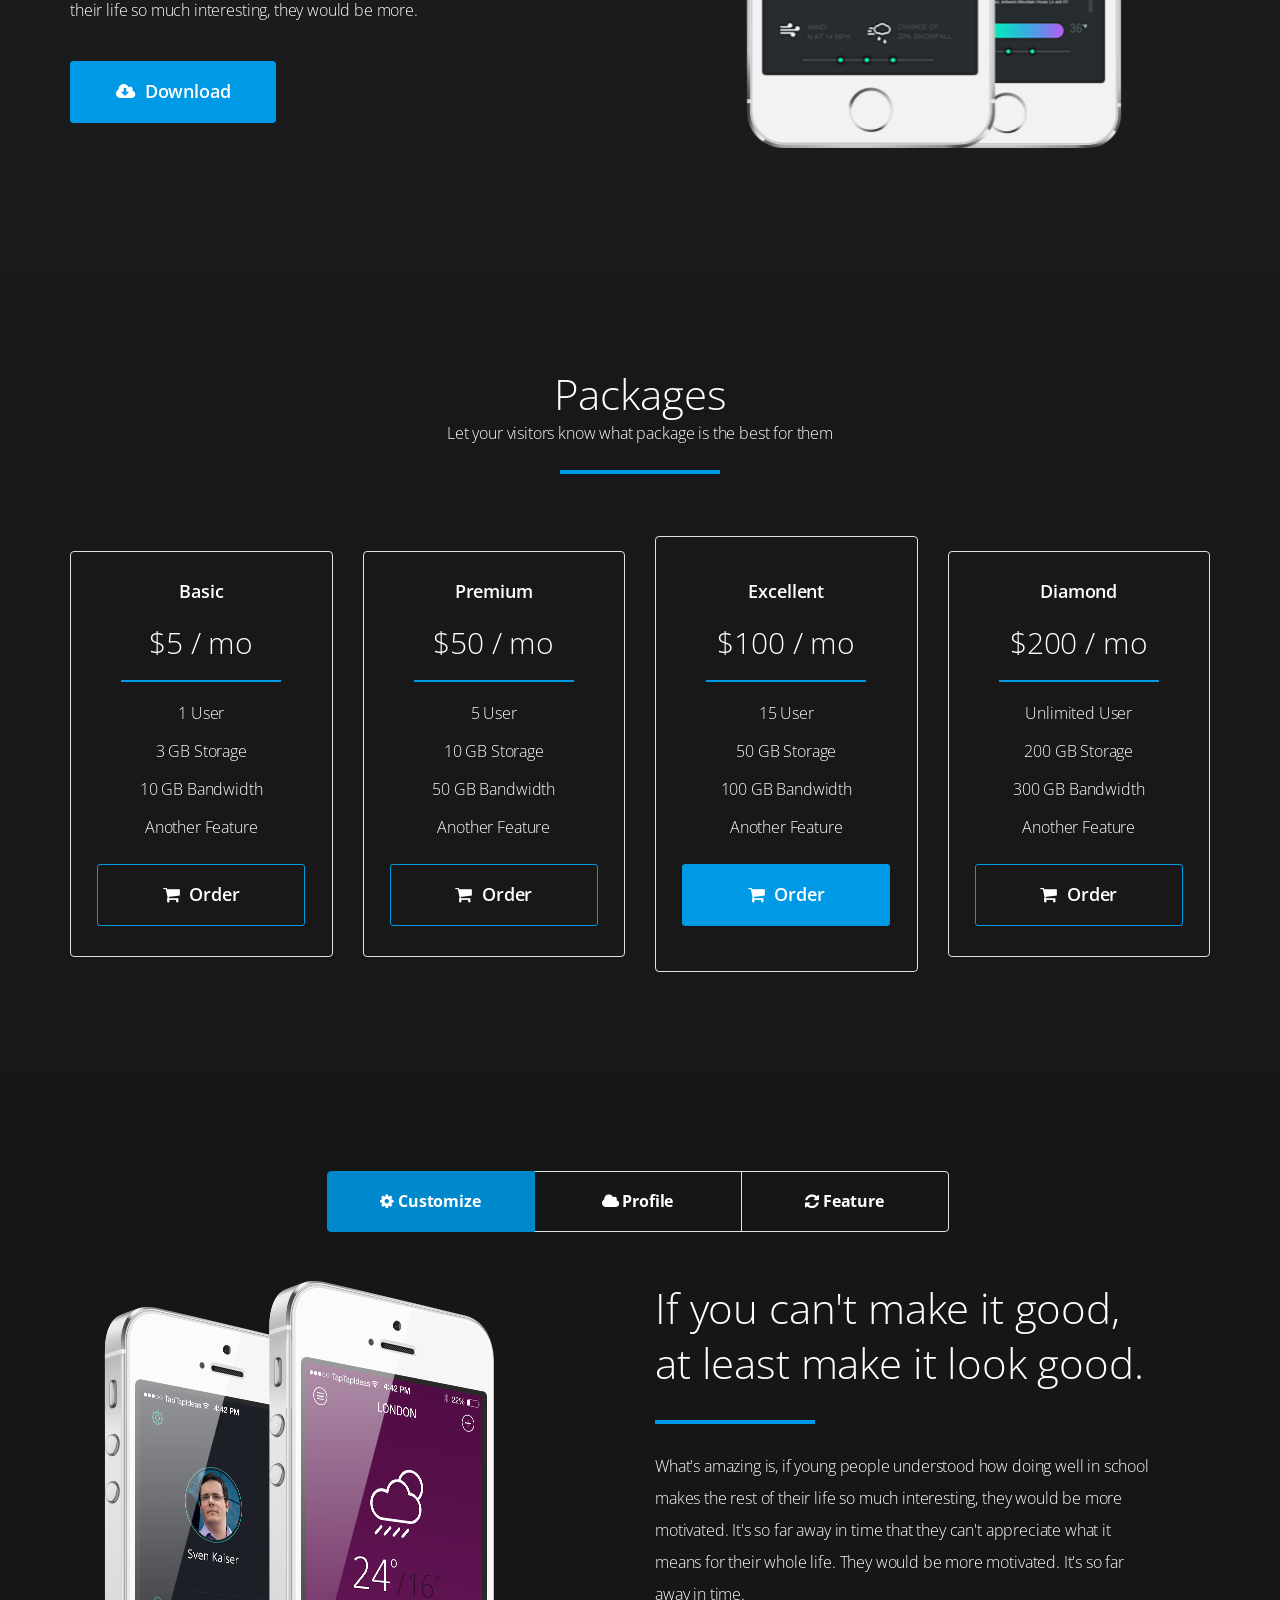
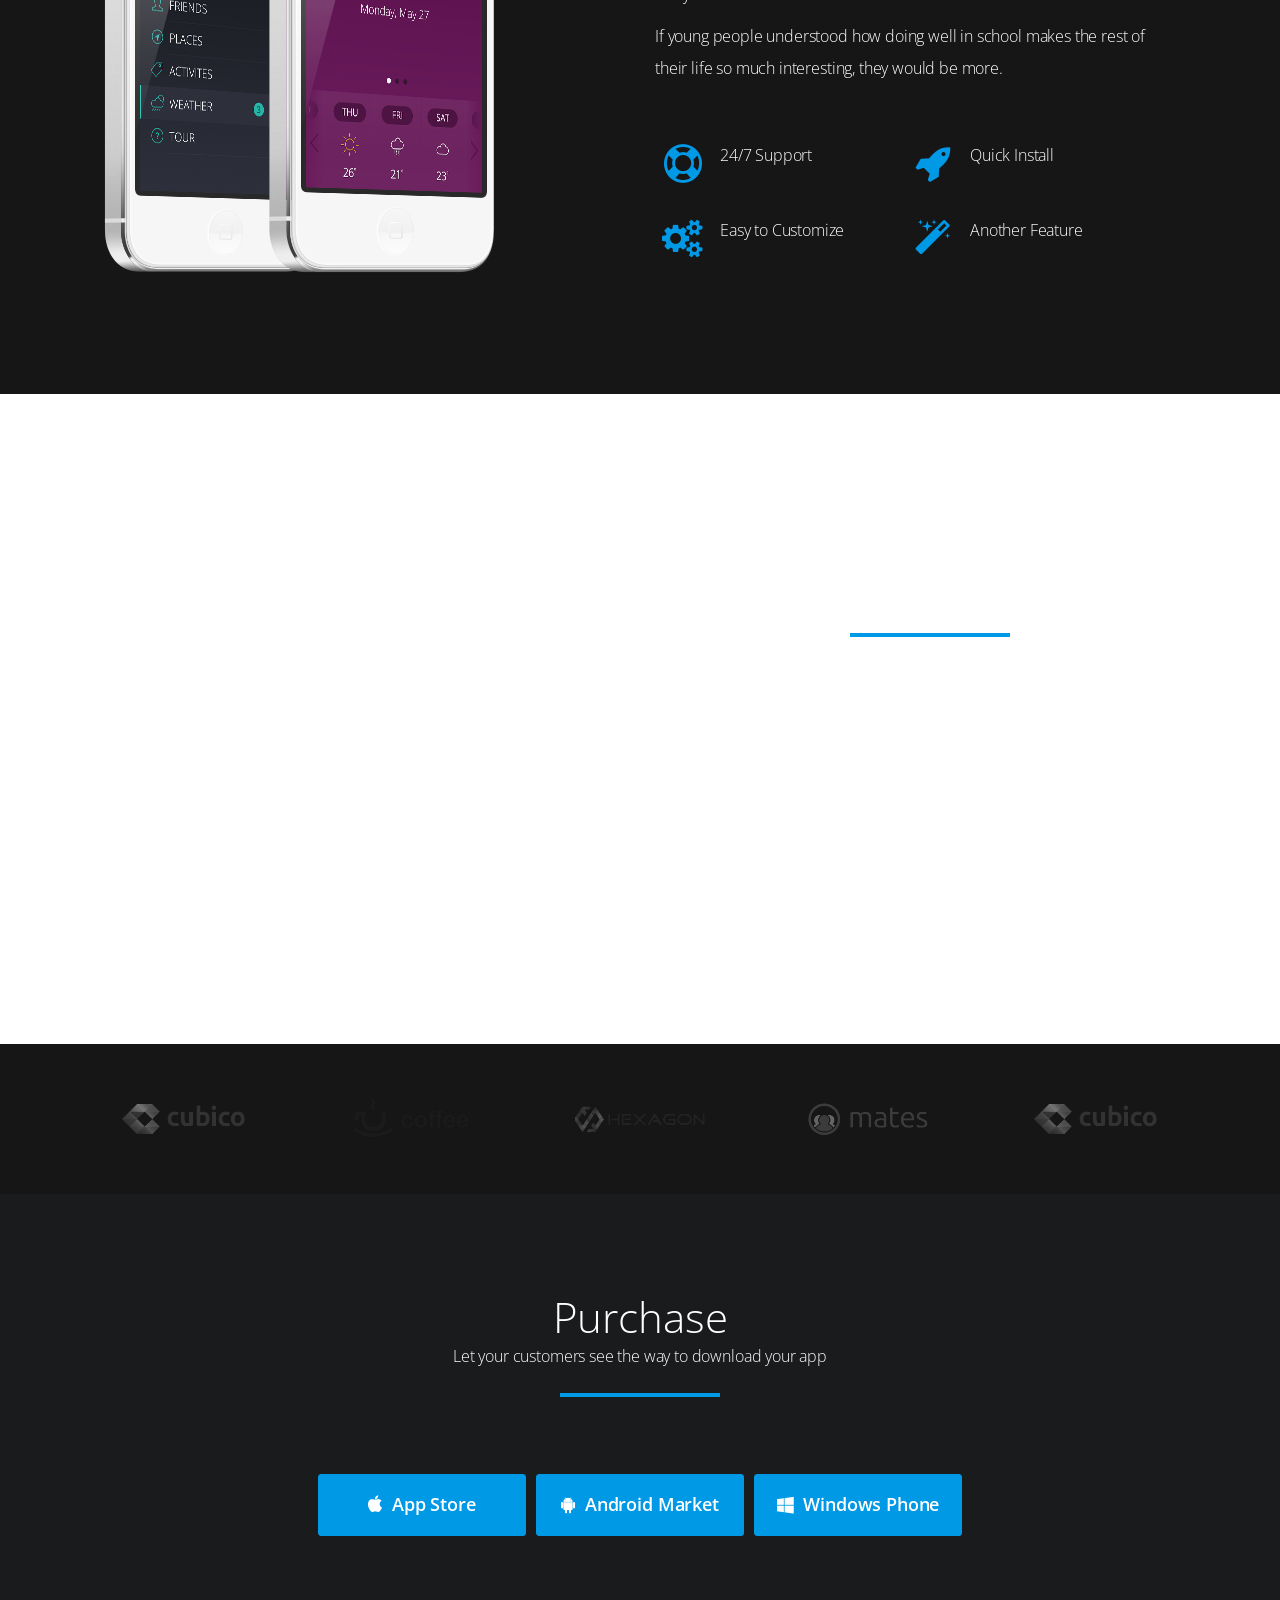
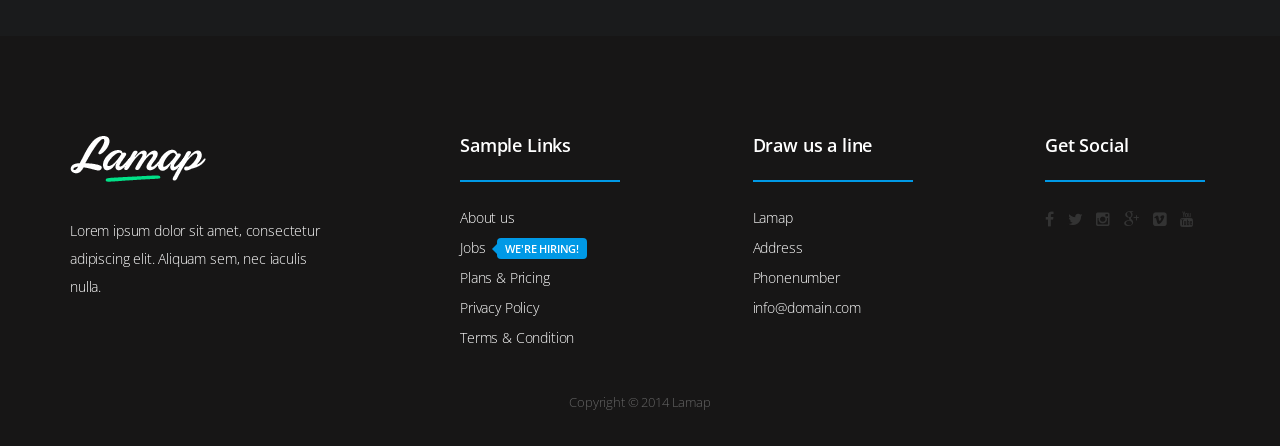
<file: index_dark_slider_nopreloader.html>
<!DOCTYPE html>
<html lang="en">
<head>

<!-- Meta Data -->
<meta charset="utf-8">
<meta name="viewport" content="width=device-width, initial-scale=1">
<meta name="description" content="Lamap Bootstrap 3 App Landing Page">
<meta name="author" content="">

<!-- Favicon -->
<link rel="shortcut icon" href="images/favicon.ico">

<title>Lamap App Landing Page</title>

<!-- Stylesheets -->
<link rel="stylesheet" href="css/bootstrap.min.css">
<link rel="stylesheet" href="css/font-awesome.min.css">
<link rel="stylesheet" href="css/owl.theme.css">
<link rel="stylesheet" href="css/owl.carousel.css">
<link rel="stylesheet" href="css/nivo-theme.css">
<link rel="stylesheet" href="css/nivo-lightbox.css">
<link rel="stylesheet" href="css/animate.css">

<!-- Main Stylsheets -->
<link rel="stylesheet" href="css/style_dark.css">
<link rel="stylesheet" href="css/style_slider.css">
<link rel="stylesheet" href="css/responsive.css">

<!-- Color Sheme CSS -->
<link rel="stylesheet" href="css/color.css">

<!-- Google Font -->
<link href='http://fonts.googleapis.com/css?family=Open+Sans:400,300,600,700' rel='stylesheet' type='text/css'>

<!--[if lt IE 9]>
	<script src="https://oss.maxcdn.com/libs/html5shiv/3.7.0/html5shiv.js"></script>
	<script src="https://oss.maxcdn.com/libs/respond.js/1.4.2/respond.min.js"></script>
<![endif]-->

</head>
 
<body>

<!-- begin nav -->
<nav class="navbar navbar-default navbar-fixed-top" role="navigation">
	<div class="container">
		<div class="navbar-header">
			<button type="button" class="navbar-toggle" data-toggle="collapse" data-target=".navbar-collapse">
				<span class="sr-only">Toggle navigation</span>
				<span>Menu</span>
			</button>
			<!-- begin logo in navigation -->
			<a class="navbar-brand" href="#intro">
				<img src="images/footer_logodark.png" alt="logo small">
			</a>
			<!-- end logo in navigation -->
		</div>	
	
		<div class="navbar-collapse collapse">
			<ul class="nav navbar-nav pull-right">
				<!-- begin navigation items -->
				<li class="current"><a href="#intro">Start</a></li>
				<li><a href="#features">Features</a></li>
				<li><a href="#services">Services</a></li>
				<li><a href="#screenshots">Screenshots</a></li>
				<li><a href="#packages">Packages</a></li>
				<li><a href="#extra">Extra</a></li>
				<li><a href="#video">Video</a></li>
				<li><a href="#download">Download</a></li>
				<!-- end navigation items -->
			</ul>	
		</div>
	</div>
</nav>
<!-- end nav -->

<!-- begin intro section -->
<section class="intro" id="intro">


	<!-- begin intro-slider -->
	<div class="intro-slider">

		<!-- begin single slide -->
		<div class="item one">

			<div class="container">

				<div class="row">

					<div class="col-md-6 col-sm-6 paddingtop">

						<!-- begin logo  -->
						<img src="images/lamap_logo.png" class="logo" alt="logo">
						<!-- end logo  -->
						
						<h1>Present your app professional with lamap landing page</h1>
						<ul class="list-inline">
							<li>
								<a href="#" class="btn btn-custom">
									<i class="fa fa-cloud-download"></i>
									Download
								</a>
							</li>
							<li>
								<a href="#" class="btn btn-custom-border">
									<i class="fa fa-align-left"></i>
									Discover
								</a>
							</li>
						</ul>
							
					</div>
		

					<div class="col-md-6 col-sm-6 phone">
						<figure>
							<img src="images/iphone5_two.png" alt="intro slider iphones">
						</figure>
					</div>

				</div>
			</div>

		</div>
		<!-- end single slide -->

		<!-- begin single slide -->
		<div class="item two">

			<div class="container">

				<div class="row">

					<div class="col-md-6 col-sm-6 paddingtop">

						<!-- begin logo  -->
						<img src="images/lamap_logo.png" class="logo" alt="logo">
						<!-- end logo  -->

						<h1>Present your app professional with lamap landing page</h1>
						<ul class="list-inline">
							<li>
								<a href="#" class="btn btn-custom">
									<i class="fa fa-cloud-download"></i>
									Download
								</a>
							</li>
							<li>
								<a href="#" class="btn btn-custom-border">
									<i class="fa fa-align-left"></i>
									Discover
								</a>
							</li>
						</ul>
							
					</div>
		

					<div class="col-md-6 col-sm-6 phone">
						<figure>
							<img src="images/iphone5_white.png" alt="intro slider iphones">
						</figure>
					</div>

				</div>
			</div>

		</div>
		<!-- end single slide -->

	</div>
	<!-- end intro slider -->
	
</section>
<!-- end intro section -->

<!-- begin features section -->
<section class="features" id="features">

	<div class="container">
		<div class="row">
			<div class="col-md-12">
				<div class="section-head wow fadeIn animated" data-wow-offset="120" data-wow-duration="1.5s">
					<h1>Features</h1>
					<p>You can show your app features</p>
					<span class="underline"></span>
				</div>
			</div>
		</div>

		<div class="row">
			<div class="col-md-4">
				<div class="features-left wow fadeInLeft animated" data-wow-offset="10" data-wow-duration="1.5s">
					
					<!-- begin single feature item -->
					<div class="feature">
						<div class="icon-container">
							<div class="icon">
							<i class="fa fa-tablet"></i>
							</div>
						</div>

						<div class="fetaure-details">
							<h4 class="main-color">Responsive layout</h4>
							<p>
								Lorem ipsum dolor sit amet consectetur adipisicing elit, sed do eiusmod tempor incididunt
							</p>
						</div>
					</div>
					<!-- end single feature item -->

					<!-- begin single feature item -->
					<div class="feature">
						<div class="icon-container">
							<div class="icon">
							<i class="fa fa-pencil"></i>
							</div>
						</div>

						<div class="fetaure-details">
							<h4 class="main-color">Modern design</h4>
							<p>
								Lorem ipsum dolor sit amet consectetur adipisicing elit, sed do eiusmod tempor incididunt
							</p>
						</div>
					</div>
					<!-- end single feature item -->

					<!-- begin single feature item -->
					<div class="feature">
						<div class="icon-container">
							<div class="icon">
							<i class="fa fa-code"></i>
							</div>
						</div>

						<div class="fetaure-details">
							<h4 class="main-color">Clean Code</h4>
							<p>
								Lorem ipsum dolor sit amet consectetur adipisicing elit, sed do eiusmod tempor incididunt
							</p>
						</div>
					</div>
					<!-- end single feature item -->
					
				</div>
			</div>
			
			<div class="col-md-4">
				<!-- begin feature image -->
				<figure class="image-features wow bounceIn animated animated" data-wow-offset="120" data-wow-duration="1.5s">
					<img src="images/iphone5_white.png" alt="iphone">
				</figure>
				<!-- end feature image -->
			</div>
			
			<div class="col-md-4">
				<div class="features-right wow fadeInRight animated" data-wow-offset="10" data-wow-duration="1.5s">

					<!-- begin single feature item -->
					<div class="feature">
						<div class="icon-container">
							<div class="icon">
							<i class="fa fa-thumbs-up"></i>
							</div>
						</div>

						<div class="fetaure-details">
							<h4 class="main-color">Font Awesome</h4>
							<p>
								Lorem ipsum dolor sit amet consectetur adipisicing elit, sed do eiusmod tempor incididunt
							</p>
						</div>
					</div>
					<!-- end single feature item -->

					<!-- begin single feature item -->
					<div class="feature">
						<div class="icon-container">
							<div class="icon">
							<i class="fa fa-refresh"></i>
							</div>
						</div>

						<div class="fetaure-details">
							<h4 class="main-color">Cross Browser</h4>
							<p>
								Lorem ipsum dolor sit amet consectetur adipisicing elit, sed do eiusmod tempor incididunt
							</p>
						</div>
					</div>
					<!-- end single feature item -->

					<!-- begin single feature item -->
					<div class="feature">
						<div class="icon-container">
							<div class="icon">
							<i class="fa fa-support"></i>
							</div>
						</div>

						<div class="fetaure-details">
							<h4 class="main-color">24/7 Support</h4>
							<p>
							Lorem ipsum dolor sit amet consectetur adipisicing elit, sed do eiusmod tempor incididunt
							</p>
						</div>
					</div>
					<!-- end single feature item -->
				</div>
			</div>
		</div>
	</div>

</section>
<!-- end features section -->

<!-- begin reviews section -->
<section class="reviews" id="reviews">
	<div class="container">
		
		<div class="row">
			<div class="col-md-12">
				<div class="section-head wow fadeIn animated" data-wow-offset="10" data-wow-duration="1.5s">
					<h1>Reviews</h1>
					<p>Read what our customers are saying</p>
					<span class="underline"></span>
				</div>
			</div>
		</div>

		<div class="row">
			<div class="testemonials wow fadeInUp animated" data-wow-offset="10" data-wow-duration="1s">
				
				<!-- begin single testomial item -->
				<div class="testemonial">
					<div class="col-md-5 client-data">
						<div class="client-image">
							<img src="images/person.png" alt="client">
						</div>
						<div class="client-name">
							<h4>Client name</h4>
							<p>Art Director at Appcreator</p>
						</div>
					</div>
					<div class="col-md-7 col-sm-12">
						<div class="client-quote">
							<p>"Software innovation, like almost every other kind of innovation, requires the ability to collaborate and share ideas with other people, and to sit down and talk with customers and get their feedback and understand their needs."</p>
						</div>
					</div>
				</div>
				<!-- end single testomial item -->
				<!-- begin single testomial item -->
				<div class="testemonial">
					<div class="col-md-5 client-data">
						<div class="client-image">
							<img src="images/person.png" alt="client">
						</div>
						<div class="client-name">
							<h4>Client name</h4>
							<p>Art Director at Appcreator</p>
						</div>
					</div>
					<div class="col-md-7">
						<div class="client-quote">
							<p>"Software innovation, like almost every other kind of innovation, requires the ability to collaborate and share ideas with other people, and to sit down and talk with customers and get their feedback and understand their needs."</p>
						</div>
					</div>
				</div>
				<!-- end single testomial item -->
			</div>
		</div>

	</div>	
</section>
<!-- end reviews section -->

<!-- begin services section -->
<section class="services" id="services">
	<div class="container">
		
		<div class="row">
			<div class="col-md-12">
				<div class="section-head wow fadeIn animated" data-wow-offset="10" data-wow-duration="1.5s">
					<h1>Services</h1>
					<p>You can list all your awesome services</p>
					<span class="underline"></span>
				</div>
			</div>
		</div>

		<div class="row">
			<div class="col-md-3 col-sm-6">
				<!-- begin single service item -->
				<div class="service wow fadeIn animated" data-wow-offset="10">
					<i class="fa fa-tablet"></i>
					<h4>Responsive Design</h4>
					<p>Lorem ipsum dolor sit amet, consectetur adipisicing elit, sed do eiusmod tempor incididunt ut labore et dolore</p>
				</div>
				<!-- end single service item -->
			</div>
			<div class="col-md-3 col-sm-6">
				<!-- begin single service item -->
				<div class="service wow fadeIn animated delay" data-wow-offset="10">
					<i class="fa fa-code"></i>
					<h4>Clean Code</h4>
					<p>Lorem ipsum dolor sit amet, consectetur adipisicing elit, sed do eiusmod tempor incididunt ut labore et dolore</p>
				</div>
				<!-- end single service item -->
			</div>
			<div class="col-md-3 col-sm-6">
				<!-- begin single service item -->
				<div class="service wow fadeIn animated delay-long" data-wow-offset="10">
					<i class="fa fa-support"></i>
					<h4>24/7 Support</h4>
					<p>Lorem ipsum dolor sit amet, consectetur adipisicing elit, sed do eiusmod tempor incididunt ut labore et dolore</p>
				</div>
				<!-- end single service item -->
			</div>
			<div class="col-md-3 col-sm-6">
				<!-- begin single service item -->
				<div class="service wow fadeIn animated delay-longer" data-wow-offset="10">
					<i class="fa fa-pencil"></i>
					<h4>Modern Design</h4>
					<p>Lorem ipsum dolor sit amet, consectetur adipisicing elit, sed do eiusmod tempor incididunt ut labore et dolore</p>
				</div>
				<!-- end single service item -->
			</div>
		</div>

	</div>
</section>
<!-- end services section -->

<!-- begin newsletter section -->
<section class="newsletter" id="newsletter">
	<div class="container">
		
		<div class="row">
			<div class="col-md-12">
				<div class="section-head wow fadeInDown animated" data-wow-offset="10">
					<h1>Newsletter</h1>
					<p>Fill in your email address to receive monthly updates </p>
					<span class="underline"></span>
				</div>
			</div>
		</div>

		<div class="row">
			<div class="col-sm-12 form">
				<div id="contact">

				<form method="post" action="contact.php" name="contactform" id="contactform">

					<fieldset>

						<label for="email" accesskey="E"></label>
						<input name="email" type="text" id="email" size="30" value="" placeholder="Please enter your email address" />

						<button type="submit" class="submit btn btn-send" id="submit" value="Submit">
							<i class="fa fa-envelope"></i>
							Subscribe
						</button>

					</fieldset>

				</form>

				<div class="tex-center">
					<div id="message"></div>
				</div>

				</div>
			</div>
		</div>
	</div>
</section>
<!-- end newsletter section -->

<!-- begin screenshots section -->
<section class="screenshots" id="screenshots">
	
	<div class="container">
		
		<div class="row">
			<div class="col-md-12">
				<div class="section-head wow fadeIn animated" data-wow-offset="10" data-wow-duration="1.5s">
					<h1>Screenshots</h1>
					<p>Give an impression of your app in this carousel</p>
					<span class="underline"></span>
				</div>
			</div>
		</div>

		<div class="row">
			
			<div class="col-md-12">
				
				<div class="screens wow bounceIn animated" data-wow-offset="10" data-wow-duration="1.5s">
					<!-- begin single screenshot -->
					<div class="screen">
						<a href="images/screen1.png" data-lightbox-gallery="screens">
							<img src="images/screen1.png" alt="screenshot">
							<span class="hover-screen">
								<i class="fa fa-search"></i>
							</span>
						</a>
					</div>
					<!-- end single screenshot -->
					<!-- begin single screenshot -->
					<div class="screen">
						<a href="images/screen2.png" data-lightbox-gallery="screens">
							<img src="images/screen2.png" alt="screenshot">
							<span class="hover-screen">
								<i class="fa fa-search"></i>
							</span>
						</a>
					</div>
					<!-- end single screenshot -->
					<!-- begin single screenshot -->
					<div class="screen">
						<a href="images/screen3.png" data-lightbox-gallery="screens">
							<img src="images/screen3.png" alt="screenshot">
							<span class="hover-screen">
								<i class="fa fa-search"></i>
							</span>
						</a>
					</div>
					<!-- end single screenshot -->
					<!-- begin single screenshot -->
					<div class="screen">
						<a href="images/screen4.png" data-lightbox-gallery="screens">
							<img src="images/screen4.png" alt="screenshot">
							<span class="hover-screen">
								<i class="fa fa-search"></i>
							</span>
						</a>
					</div>
					<!-- end single screenshot -->
					<!-- begin single screenshot -->
					<div class="screen">
						<a href="images/screen1.png" data-lightbox-gallery="screens">
							<img src="images/screen1.png" alt="screenshot">
							<span class="hover-screen">
								<i class="fa fa-search"></i>
							</span>
						</a>
					</div>
					<!-- end single screenshot -->
					<!-- begin single screenshot -->
					<div class="screen">
						<a href="images/screen2.png" data-lightbox-gallery="screens">
							<img src="images/screen2.png" alt="screenshot">
							<span class="hover-screen">
								<i class="fa fa-search"></i>
							</span>
						</a>
					</div>
					<!-- end single screenshot -->
					<!-- begin single screenshot -->
					<div class="screen">
						<a href="images/screen3.png" data-lightbox-gallery="screens">
							<img src="images/screen3.png" alt="screenshot">
							<span class="hover-screen">
								<i class="fa fa-search"></i>
							</span>
						</a>
					</div>
					<!-- end single screenshot -->
					<!-- begin single screenshot -->
					<div class="screen">
						<a href="images/screen4.png" data-lightbox-gallery="screens">
							<img src="images/screen4.png" alt="screenshot">
							<span class="hover-screen">
								<i class="fa fa-search"></i>
							</span>
						</a>
					</div>
					<!-- end single screenshot -->
				</div>
			</div>
		</div>
	</div>
</section>
<!-- end screenshots section -->

<!-- begin brief section -->
<section class="brief" id="brief">
	<div class="container">
		<div class="row">
			<div class="col-md-6 col-sm-12">
				<div class="brief-content wow fadeInLeft animated" data-wow-offset="10">
					<h1>If you can't make it good, at least make it look good.</h1>
					<div class="underline"></div>
					<p>
						What's amazing is, if young people understood how doing well in school makes the rest of their life so much interesting, they would be more motivated. It's so far away in time that they can't appreciate what it means for their whole life. They would be more motivated. It's so far away in time.
					</p>
					<p>
						If young people understood how doing well in school makes the rest of their life so much interesting, they would be more.
					</p>
					<a href="#" class="btn btn-custom">
						<i class="fa fa-cloud-download"></i>
						Download
					</a>
				</div>
			</div>
			<div class="col-md-6 col-sm-12">
				<figure class="small-slider wow fadeInRight animated" data-wow-offset="10">
					<!-- begin single slider item -->
					<div class="item">
						<img src="images/iphone5_two.png" alt="iphone5">
					</div>
					<!-- end single slider item -->
					<!-- begin single slider item -->
					<div class="item">
						<img src="images/iphone5_white.png" alt="iphone5">
					</div>
					<!-- end single slider item -->
				</figure>
			</div>
		</div>
	</div>
</section>
<!-- end brief section -->

<!-- begin packages section -->
<section class="packages" id="packages">
	
	<div class="container">
		
		<div class="row">
			<div class="col-md-12">
				<div class="section-head wow fadeIn animated" data-wow-offset="10" data-wow-duration="1.5s">
					<h1>Packages</h1>
					<p>Let your visitors know what package is the best for them</p>
					<span class="underline"></span>
				</div>
			</div>
		</div>

		<div class="row wow bounceIn animated" data-wow-offset="10" data-wow-duration="1.5s">
			
			<div class="col-md-3 col-sm-6">
				<!-- begin single package -->
				<div class="package">
					<div class="package-name">
						<h4>Basic</h4>
					</div>
					<span class="package-price">$5 / mo</span>
					<div class="underline-small"></div>
					<div class="package-features">
						<ul>
							<li>1 User</li>
							<li>3 GB Storage</li>
							<li>10 GB Bandwidth</li>
							<li>Another Feature</li>
						</ul>
					</div>
					<a href="#" class="btn btn-custom-border">
						<i class="fa fa-shopping-cart"></i>
						Order
					</a>
				</div>
				<!-- end single package -->
			</div>

			<div class="col-md-3 col-sm-6">
				<!-- begin single package -->
				<div class="package">
					<div class="package-name">
						<h4>Premium</h4>
					</div>
					<span class="package-price">$50 / mo</span>
					<div class="underline-small"></div>
					<div class="package-features">
						<ul>
							<li>5 User</li>
							<li>10 GB Storage</li>
							<li>50 GB Bandwidth</li>
							<li>Another Feature</li>
						</ul>
					</div>
					<a href="#" class="btn btn-custom-border">
						<i class="fa fa-shopping-cart"></i>
						Order
					</a>
				</div>
				<!-- end single package -->
			</div>

			<div class="col-md-3 col-sm-6">
				<!-- begin single package -->
				<div class="package featured">
					<div class="package-name">
						<h4>Excellent</h4>
					</div>
					<span class="package-price">$100 / mo</span>
					<div class="underline-small"></div>
					<div class="package-features">
						<ul>
							<li>15 User</li>
							<li>50 GB Storage</li>
							<li>100 GB Bandwidth</li>
							<li>Another Feature</li>
						</ul>
					</div>
					<a href="#" class="btn btn-custom">
						<i class="fa fa-shopping-cart"></i>
						Order
					</a>
				</div>
				<!-- end single package -->
			</div>

			<div class="col-md-3 col-sm-6">
				<!-- begin single package -->
				<div class="package">
					<div class="package-name">
						<h4>Diamond</h4>
					</div>
					<span class="package-price">$200 / mo</span>
					<div class="underline-small"></div>
					<div class="package-features">
						<ul>
							<li>Unlimited User</li>
							<li>200 GB Storage</li>
							<li>300 GB Bandwidth</li>
							<li>Another Feature</li>
						</ul>
					</div>
					<a href="#" class="btn btn-custom-border">
						<i class="fa fa-shopping-cart"></i>
						Order
					</a>
				</div>
				<!-- end single package -->
			</div>

		</div>

	</div>
</section>
<!-- end packages section -->

<!-- begin extra section -->
<section class="extra" id="extra">
	<div class="container">

		<div class="row">
			<div class="col-md-12 tabs">
				
				<!-- begin tab pane nav tabs -->
				<ul class="nav nav-tabs wow fadeInUp animated" role="tablist">
					<li class="active">
						<a href="#first-tab" role="tab" data-toggle="tab">
							<i class="fa fa-cog"></i>
							Customize
						</a>
					</li>
					<li>
						<a href="#second-tab" role="tab" data-toggle="tab">
							<i class="fa fa-cloud"></i>
							Profile
						</a>
					</li>
					<li>
						<a href="#third-tab" role="tab" data-toggle="tab">
							<i class="fa fa-refresh"></i>
							Feature
						</a>
					</li>
				</ul>
				<!-- end tab pane nav tabs -->

			</div>
		</div>
		
		<div class="row">
			
			<div class="tab-content">
				
				<!-- begin first tab content -->
				<div class="tab-pane fade in active" id="first-tab">
					<div class="col-md-5">
						<figure class="wow fadeInLeft animated" data-wow-offset="10" data-wow-duration="1.5s">
							<img src="images/iphones_skew.png" alt="iphones skew">
						</figure>
					</div>
					
					<div class="col-md-6 col-md-offset-1">
						<div class="brief-content wow fadeInRight animated" data-wow-offset="10" data-wow-duration="1.5s">
							<h1>If you can't make it good, at least make it look good.</h1>
							<div class="underline"></div>
							<p>
								What's amazing is, if young people understood how doing well in school makes the rest of their life so much interesting, they would be more motivated. It's so far away in time that they can't appreciate what it means for their whole life. They would be more motivated. It's so far away in time.
							</p>
							<p>
								If young people understood how doing well in school makes the rest of their life so much interesting, they would be more.
							</p>
							
							<div class="col-md-6 nopadding">
								<ul class="extra-features">
									<li>
										<div class="icon">
											<i class="fa fa-support"></i>
										</div>
										24/7 Support
									</li>
									<li>
										<div class="icon">
											<i class="fa fa-cogs"></i>
										</div>
										Easy to Customize
									</li>
								</ul>
							</div>
							
							<div class="col-md-6 nopadding">
								<ul class="extra-features">
									<li>
										<div class="icon">
											<i class="fa fa-rocket"></i>
										</div>
										Quick Install
									</li>
									<li>
										<div class="icon">
											<i class="fa fa-magic"></i>
										</div>
										Another Feature
									</li>
								</ul>
							</div>
	
						</div>
					</div>
				</div>
				<!-- end first tab content -->
				
				<!-- begin second tab content -->
				<div class="tab-pane fade in" id="second-tab">
					<div class="col-md-6">
						<div class="brief-content fadeInLeft animated" data-wow-duration="1.5s">
							<h1>If you can't make it good, at least make it look good.</h1>
							<div class="underline"></div>
							<p>
								What's amazing is, if young people understood how doing well in school makes the rest of their life so much interesting, they would be more motivated. It's so far away in time that they can't appreciate what it means for their whole life. They would be more motivated. It's so far away in time.
							</p>
							<p>
								If young people understood how doing well in school makes the rest of their life so much interesting, they would be more.
							</p>
						</div>
					</div>
					
					<div class="col-md-6">
						<figure class="fadeInRight animated" data-wow-duration="1.5s">
							<img src="images/iphone5_two.png" alt="iphones two">
						</figure>
					</div>
				</div>
				<!-- end second tab content -->
				
				<!-- begin third tab content -->
				<div class="tab-pane fade in" id="third-tab">
					
					<div class="col-md-6">
						<figure class="fadeInLeft animated" data-wow-duration="1.5s">
							<img src="images/iphone5_two.png" alt="iphones two">
						</figure>
					</div>

					<div class="col-md-6">
						<div class="brief-content fadeInRight animated" data-wow-duration="1.5s">
							<h1>If you can't make it good, at least make it look good.</h1>
							<div class="underline"></div>
							<p>
								What's amazing is, if young people understood how doing well in school makes the rest of their life so much interesting, they would be more motivated. It's so far away in time that they can't appreciate what it means for their whole life. They would be more motivated. It's so far away in time.
							</p>
							<p>
								If young people understood how doing well in school makes the rest of their life so much interesting, they would be more.
							</p>
						</div>
					</div>
				</div>
				<!-- end third tab content -->

			</div>
		</div>
		
	</div>
</section>
<!-- end extra section -->

<!-- begin video section -->
<section class="video" id="video">
	<div class="container">
		<div class="row">
			
			<div class="col-md-8 video-item wow fadeInLeft animated" data-wow-offset="10" data-wow-duration="1.5s">
				
				<!-- Replace your embed iframe src with below iframe -->
				<iframe src="http://player.vimeo.com/video/102787065?color=63b5d6" width="750" height="450" frameborder="0" webkitallowfullscreen mozallowfullscreen allowfullscreen></iframe>

			</div>

			<div class="col-md-4">
				<div class="brief-content wow fadeInRight animated" data-wow-offset="10" data-wow-duration="1.5s">
					<h1>At least make it look good.</h1>
					<div class="underline"></div>
					<p>
						What's amazing is, if young people understood how doing well in school makes the rest of their life so much interesting, they would be more motivated. It's so far away in time that they can't appreciate what it means for their whole life. They would be more motivated. It's so far away in time.
					</p>
					<p>
						If young people understood how doing well in school makes the rest of their life so much...
					</p>
				</div>
			</div>

		</div>
	</div>
</section>
<!-- end video section -->

<!-- begin customer section -->
<section class="customers wow fadeIn animated">
	<div class="container">
		<div class="row">
			<div class="col-md-12">
				<div class="customer-slider">
					<div class="item">
						<img src="images/customers/client1.png" alt="client logo">
					</div>
					<div class="item">
						<img src="images/customers/client2.png" alt="client logo">
					</div>
					<div class="item">
						<img src="images/customers/client3.png" alt="client logo">
					</div>
					<div class="item">
						<img src="images/customers/client4.png" alt="client logo">
					</div>
					<div class="item">
						<img src="images/customers/client1.png" alt="client logo">
					</div>
					<div class="item">
						<img src="images/customers/client1.png" alt="client logo">
					</div>
					<div class="item">
						<img src="images/customers/client2.png" alt="client logo">
					</div>
					<div class="item">
						<img src="images/customers/client3.png" alt="client logo">
					</div>
					<div class="item">
						<img src="images/customers/client4.png" alt="client logo">
					</div>
					<div class="item">
						<img src="images/customers/client1.png" alt="client logo">
					</div>
				</div>
			</div>
		</div>
	</div>
</section>
<!-- end customer section -->

<!-- begin download section -->
<section class="download" id="download">
	<div class="container">
		
		<div class="row">
			<div class="col-md-12">
				<div class="section-head wow fadeIn animated" data-wow-offset="10" data-wow-duration="1.5s">
					<h1>Purchase</h1>
					<p>Let your customers see the way to download your app</p>
					<span class="underline"></span>
				</div>
			</div>
		</div>

		<div class="row">
			<div class="col-md-12">
				<ul class="list-inline wow fadeInUp animated">
					<li>
						<a href="#" class="btn btn-custom">
							<i class="fa fa-apple"></i>
							App Store
						</a>
					</li>
					<li>
						<a href="#" class="btn btn-custom">
							<i class="fa fa-android"></i>
							Android  Market
						</a>
					</li>
					<li>
						<a href="#" class="btn btn-custom">
							<i class="fa fa-windows"></i>
							Windows Phone
						</a>
					</li>
				</ul>
			</div>
		</div>

	</div>
</section>
<!-- end download section -->

<!-- begin footer section -->
<footer class="footer" id="footer">
	<div class="container">
		<div class="row wow fadeIn animated" data-wow-offset="10" data-wow-duration="1.5s">
			<div class="col-md-3 col-sm-3">
				<!-- begin logo footer -->
				<img src="images/footer_logodark.png" alt="footer logo">
				<!-- end logo footer -->
				<p>
					Lorem ipsum dolor sit amet, 
					consectetur adipiscing elit. Aliquam 
					sem, nec iaculis nulla.
				</p>
			</div>

			<div class="col-md-2 col-md-offset-1 col-sm-3">
				<h4>Sample Links</h4>
				<div class="underline-small"></div>
				<ul>
					<li>
						<a href="#">About us</a>
					</li>
					<li>
						<a href="#">
						Jobs
						<span class="jobs">We're hiring!</span>
						</a>
					</li>
					<li>
						<a href="#">Plans &amp; Pricing</a>
					</li>
					<li>
						<a href="#">Privacy Policy</a>
					</li>
					<li>
						<a href="#">Terms &amp; Condition</a>
					</li>
				</ul>
			</div>

			<div class="col-md-2 col-md-offset-1 col-sm-3">
				<h4>Draw us a line</h4>
				<div class="underline-small"></div>
				<ul>
					<li>Lamap</li>
					<li>Address</li>
					<li>Phonenumber</li>
					<li>
						<a href="mailto:info@yourdomain.com">info@domain.com</a>
					</li>
				</ul>
			</div>

			<div class="col-md-2 col-md-offset-1 col-sm-3">
				<h4>Get Social</h4>
				<div class="underline-small"></div>
				<ul class="list-inline">
					<li>
						<a href="#"><i class="fa fa-facebook"></i></a>
					</li>
					<li>
						<a href="#"><i class="fa fa-twitter"></i></a>
					</li>
					<li>
						<a href="#"><i class="fa fa-instagram"></i></a>
					</li>
					<li>
						<a href="#"><i class="fa fa-google-plus"></i></a>
					</li>
					<li>
						<a href="#"><i class="fa fa-vimeo-square"></i></a>
					</li>
					<li>
						<a href="#"><i class="fa fa-youtube"></i></a>
					</li>
				</ul>
			</div>

		</div>

		<div class="row wow fadeIn animated" data-wow-offset="10" data-wow-duration="1.5s">
			<div class="col-md-12 text-center">
				<p><small>Copyright &copy; 2014 Lamap</small></p>
			</div>
		</div>

	</div>
</footer>
<!-- end footer section -->

<!-- Javascripts -->
<script src="js/jquery.js"></script>
<script src="js/bootstrap.min.js"></script>
<script src="js/owl.carousel.min.js"></script>
<script src="js/jquery.fitvids.js"></script>
<script src="js/smoothScroll.js"></script>
<script src="js/nivo-lightbox.min.js"></script>
<script src="js/jquery.scrollTo.js"></script>
<script src="js/jquery.nav.js"></script>
<script src="js/wow.min.js"></script>
<script src="js/jquery.jigowatt.js"></script>

<!-- Custom Javascript -->
<script src="js/main.js"></script>
<script src="js/main-index-slider.js"></script>

</body>
</html>
</file>
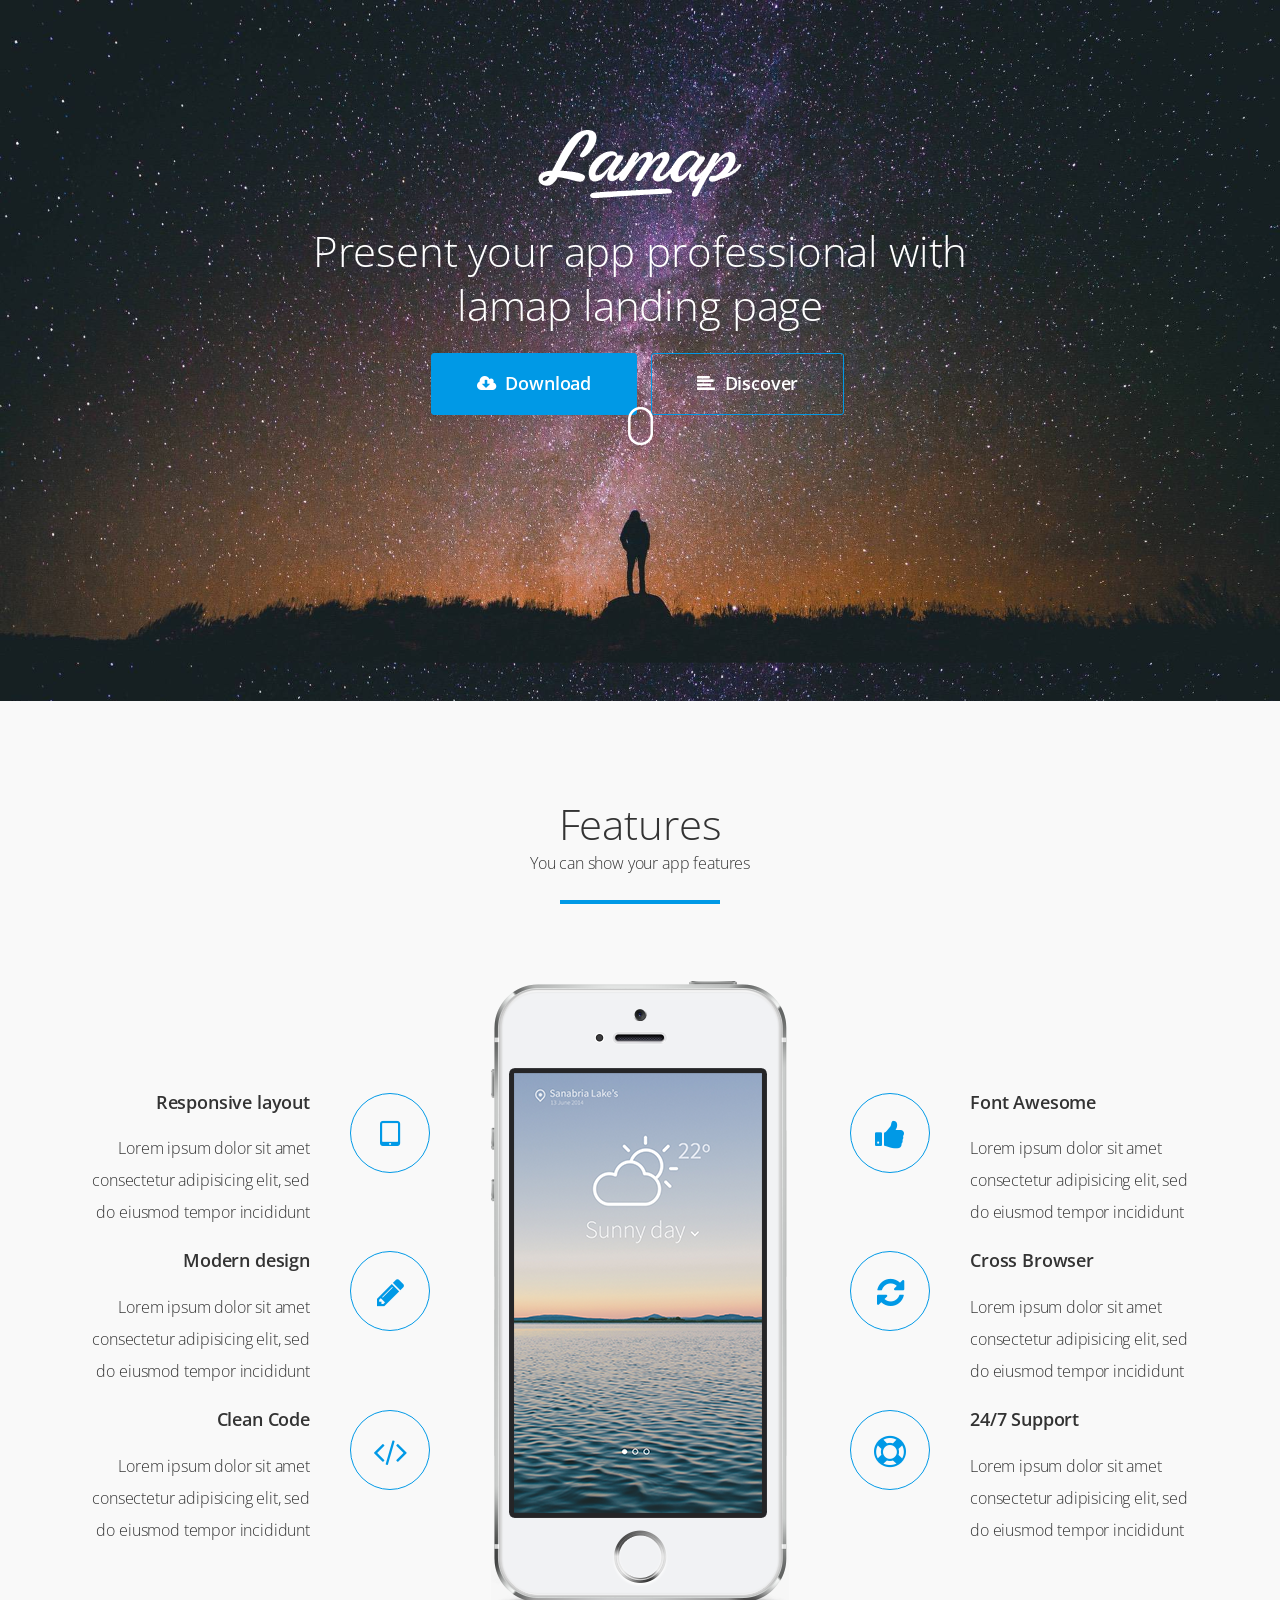
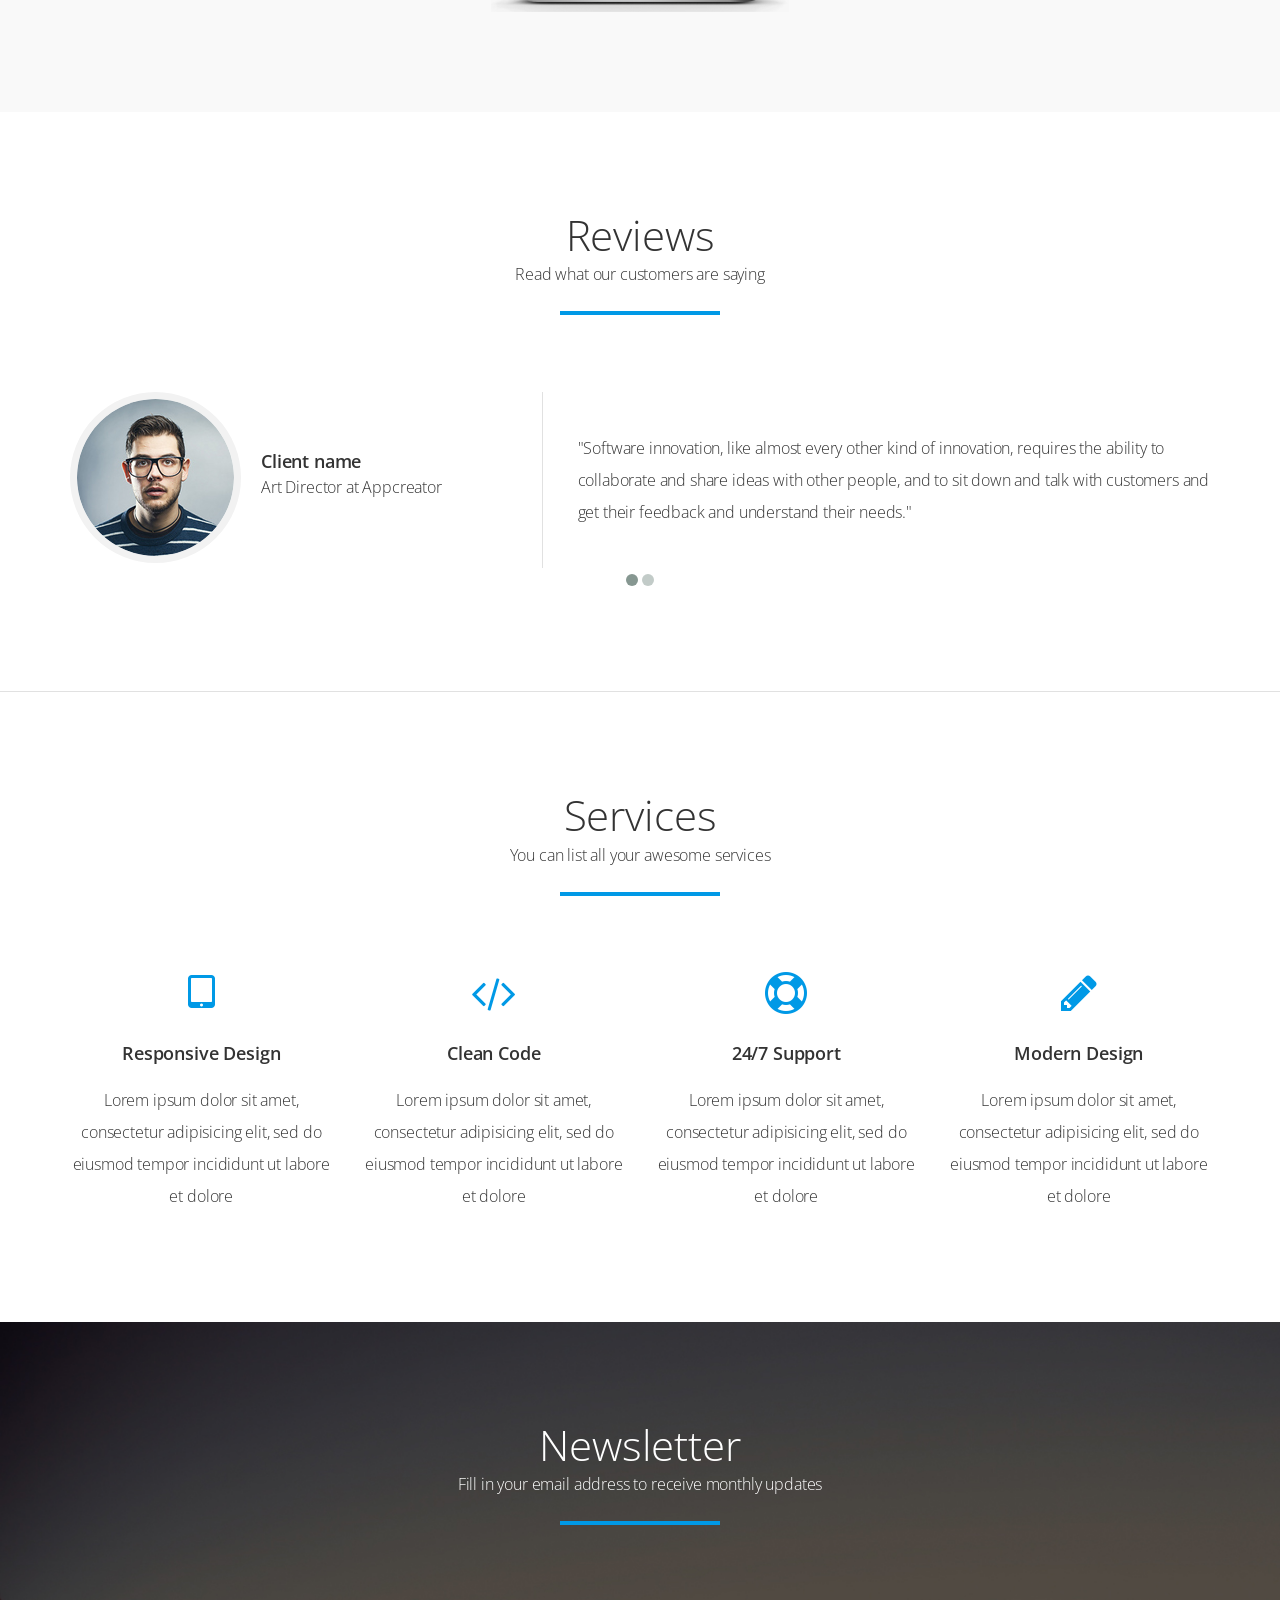
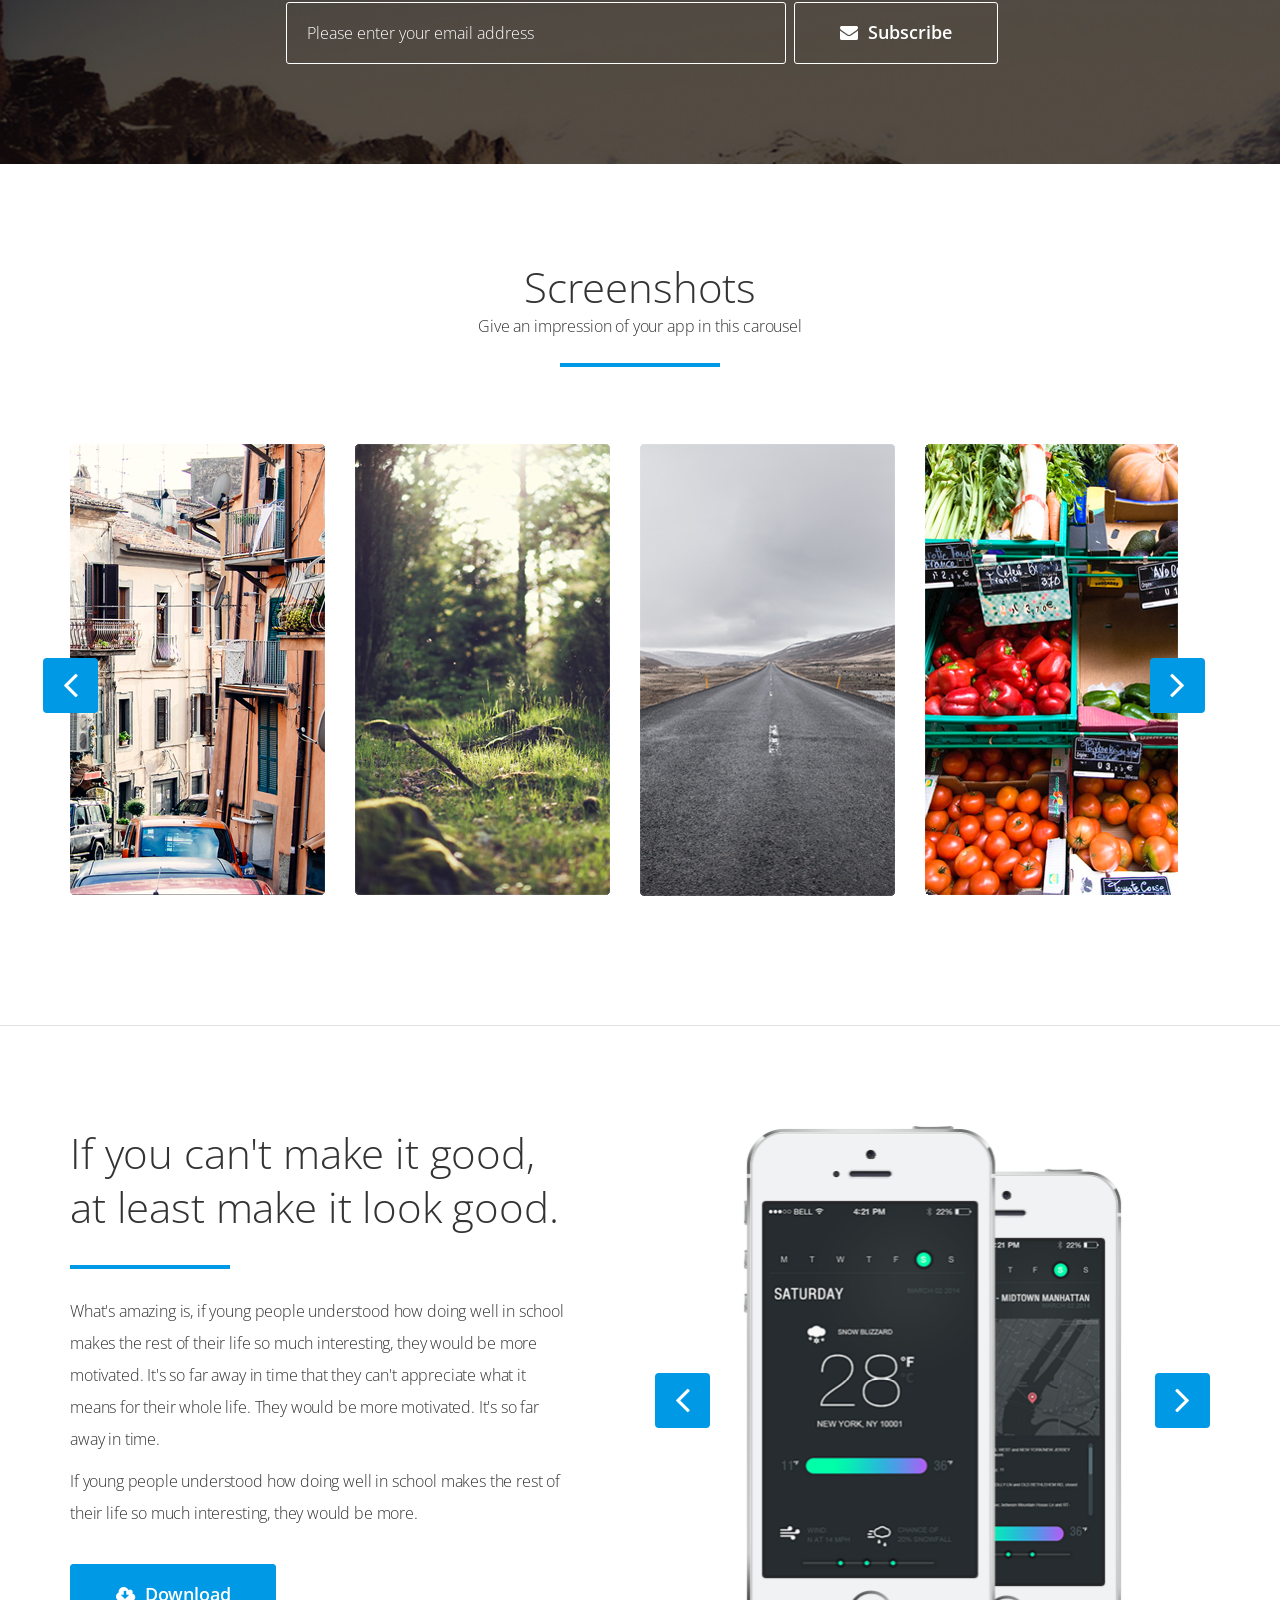
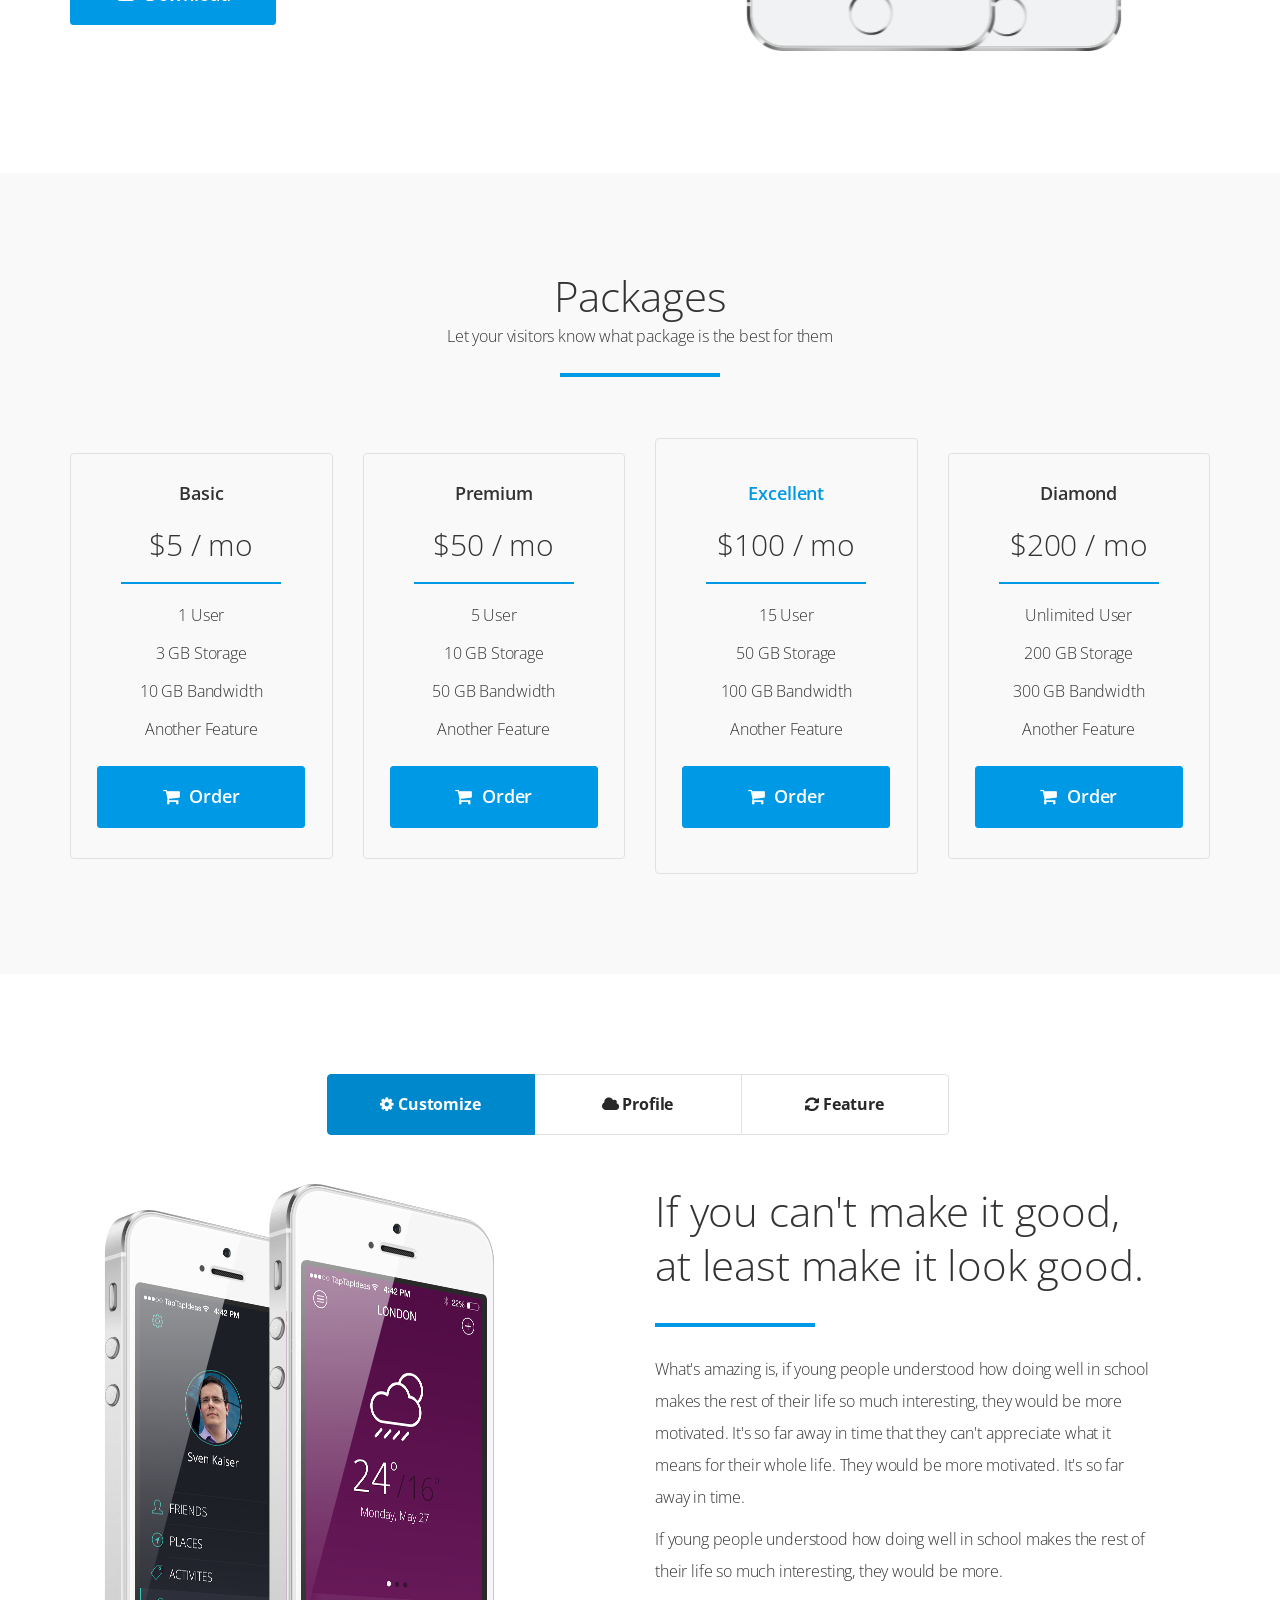
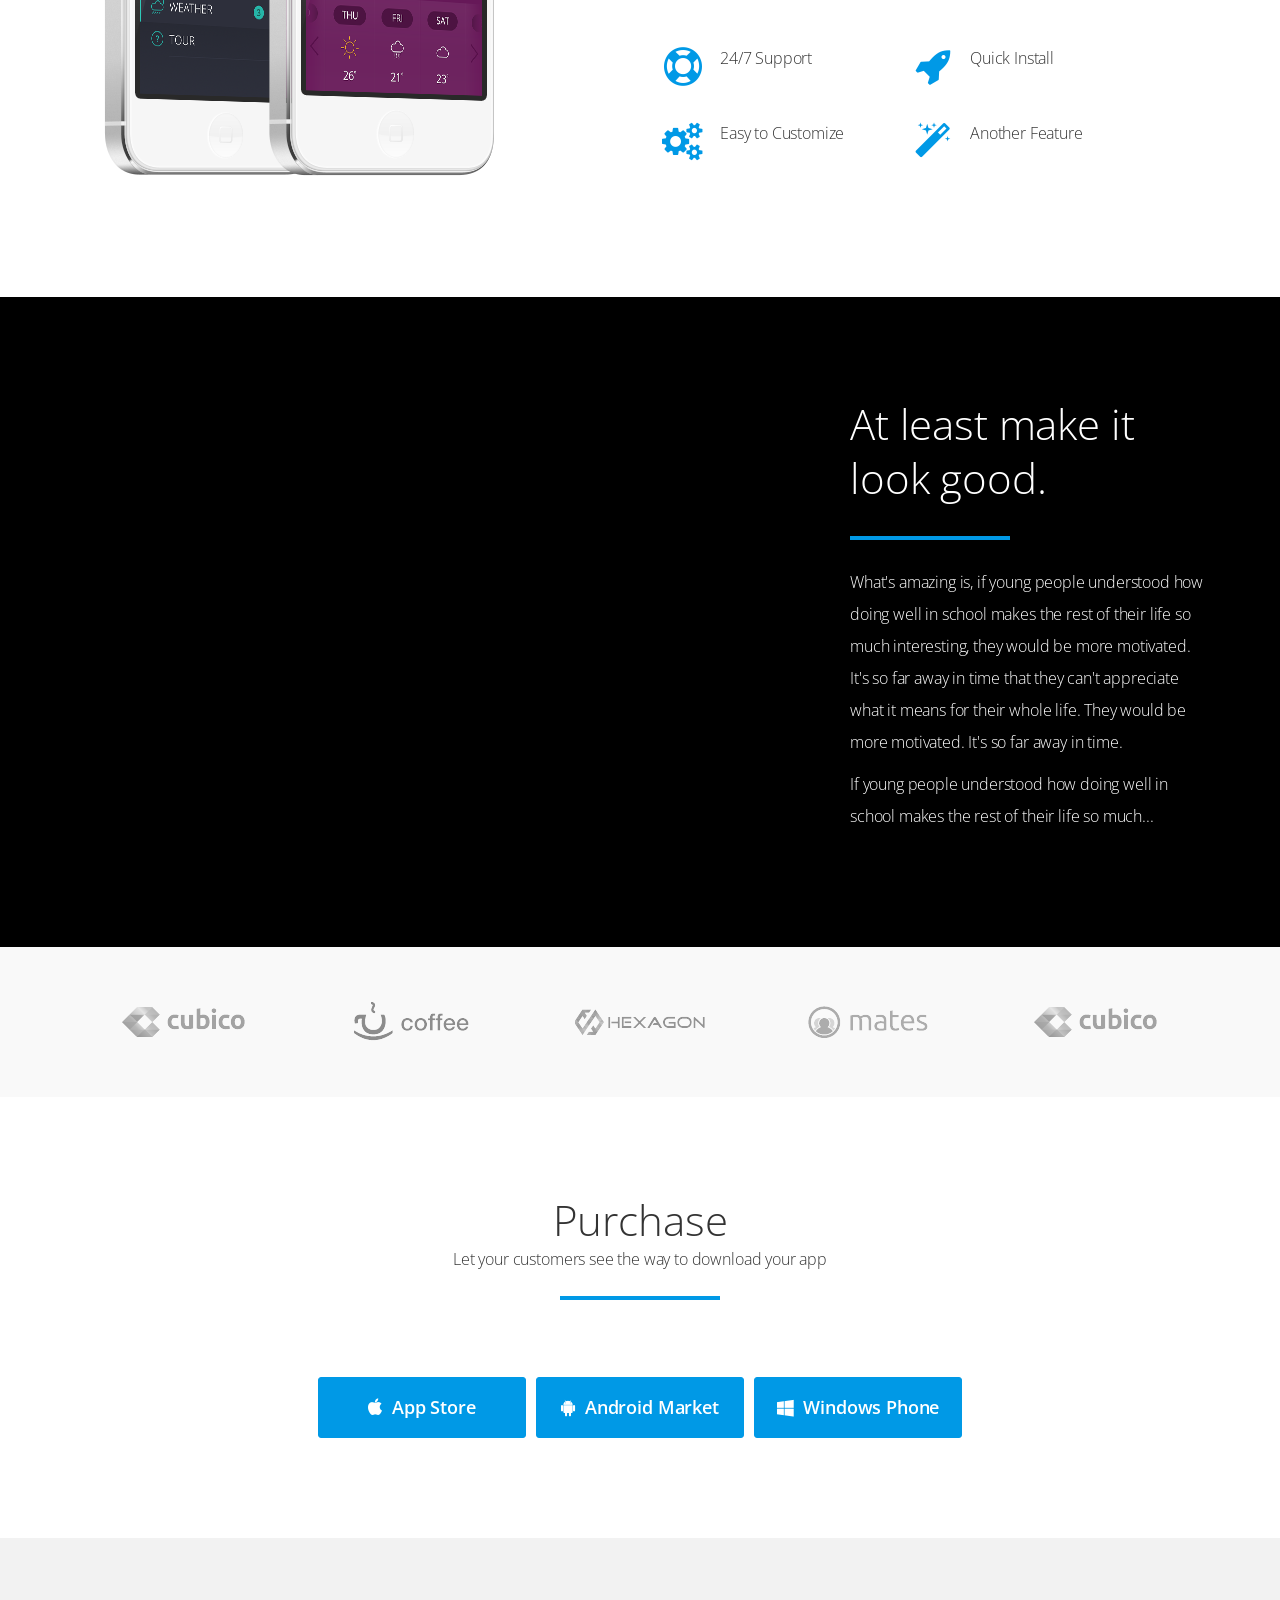
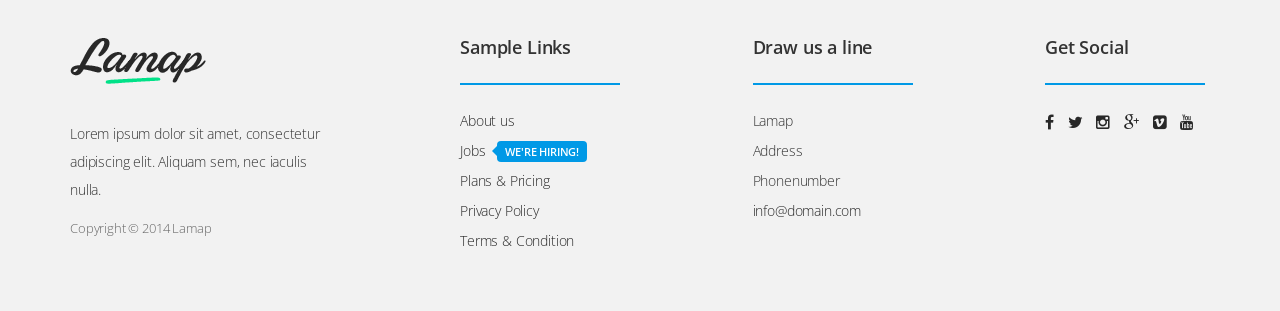
<file: index_light.html>
<!DOCTYPE html>
<html lang="en">
<head>

<!-- Meta Data -->
<meta charset="utf-8">
<meta name="viewport" content="width=device-width, initial-scale=1">
<meta name="description" content="Lamap Bootstrap 3 App Landing Page">
<meta name="author" content="">

<!-- Favicon -->
<link rel="shortcut icon" href="images/favicon.ico">

<title>Lamap App Landing Page</title>

<!-- Stylesheets -->
<link rel="stylesheet" href="css/bootstrap.min.css">
<link rel="stylesheet" href="css/font-awesome.min.css">
<link rel="stylesheet" href="css/owl.theme.css">
<link rel="stylesheet" href="css/owl.carousel.css">
<link rel="stylesheet" href="css/nivo-theme.css">
<link rel="stylesheet" href="css/nivo-lightbox.css">
<link rel="stylesheet" href="css/animate.css">

<!-- Main Stylsheets -->
<link rel="stylesheet" href="css/style_light.css">
<link rel="stylesheet" href="css/responsive.css">

<!-- Color Sheme CSS -->
<link rel="stylesheet" href="css/color.css">

<!-- Google Font -->
<link href='http://fonts.googleapis.com/css?family=Open+Sans:400,300,600,700' rel='stylesheet' type='text/css'>

<!--[if lt IE 9]>
	<script src="https://oss.maxcdn.com/libs/html5shiv/3.7.0/html5shiv.js"></script>
	<script src="https://oss.maxcdn.com/libs/respond.js/1.4.2/respond.min.js"></script>
<![endif]-->

</head>
 
<body>

<!-- begin preloader -->
<div class="preloader">
    <div class="preloader-content-wrapper">
        <div class="preloader-content">
            <i class="fa fa-cog fa-3x fa-spin"></i>
        </div>
    </div>
</div>
<!-- end preloader -->

<!-- begin nav -->
<nav class="navbar navbar-default navbar-fixed-top" role="navigation">
	<div class="container">
		<div class="navbar-header">
			<button type="button" class="navbar-toggle" data-toggle="collapse" data-target=".navbar-collapse">
				<span class="sr-only">Toggle navigation</span>
				<span>Menu</span>
			</button>
			<!-- begin logo in navigation -->
			<a class="navbar-brand" href="#intro">
				<img src="images/footer_logo.png" alt="logo small">
			</a>
			<!-- end logo in navigation -->
		</div>	
	
		<div class="navbar-collapse collapse">
			<ul class="nav navbar-nav pull-right">
				<!-- begin navigation items -->
				<li class="current"><a href="#intro">Start</a></li>
				<li><a href="#features">Features</a></li>
				<li><a href="#services">Services</a></li>
				<li><a href="#screenshots">Screenshots</a></li>
				<li><a href="#packages">Packages</a></li>
				<li><a href="#extra">Extra</a></li>
				<li><a href="#video">Video</a></li>
				<li><a href="#download">Download</a></li>
				<!-- end navigation items -->
			</ul>	
		</div>
	</div>
</nav>
<!-- end nav -->

<!-- begin intro section -->
<section class="intro" id="intro">

	<div class="container">
		<div class="row">

			<div class="col-md-12">
				<div class="intro-section">
					<!-- begin logo intro section -->
					<img src="images/lamap_logo.png" alt="logo">
					<!-- end logo intro section -->
					<h1>Present your app professional with lamap landing page</h1>
					<ul class="list-inline">
						<li>
							<a href="#" class="btn btn-custom">
								<i class="fa fa-cloud-download"></i>
								Download
							</a>
						</li>
						<li>
							<a href="#" class="btn btn-custom-border">
								<i class="fa fa-align-left"></i>
								Discover
							</a>
						</li>
					</ul>

					<a href="#" class="mouse">
						<i class="fa fa-angle-down Drop animated"></i>
					</a>
					
				</div>
			</div>

		</div>
	</div>

	<span class="mouse"></span>
	
</section>
<!-- end intro section -->

<!-- begin features section -->
<section class="features" id="features">

	<div class="container">
		<div class="row">
			<div class="col-md-12">
				<div class="section-head wow fadeIn animated" data-wow-offset="120" data-wow-duration="1.5s">
					<h1>Features</h1>
					<p>You can show your app features</p>
					<span class="underline"></span>
				</div>
			</div>
		</div>

		<div class="row">
			<div class="col-md-4">
				<div class="features-left wow fadeInLeft animated" data-wow-offset="10" data-wow-duration="1.5s">
					
					<!-- begin single feature item -->
					<div class="feature">
						<div class="icon-container">
							<div class="icon">
							<i class="fa fa-tablet"></i>
							</div>
						</div>

						<div class="fetaure-details">
							<h4 class="main-color">Responsive layout</h4>
							<p>
								Lorem ipsum dolor sit amet consectetur adipisicing elit, sed do eiusmod tempor incididunt
							</p>
						</div>
					</div>
					<!-- end single feature item -->

					<!-- begin single feature item -->
					<div class="feature">
						<div class="icon-container">
							<div class="icon">
							<i class="fa fa-pencil"></i>
							</div>
						</div>

						<div class="fetaure-details">
							<h4 class="main-color">Modern design</h4>
							<p>
								Lorem ipsum dolor sit amet consectetur adipisicing elit, sed do eiusmod tempor incididunt
							</p>
						</div>
					</div>
					<!-- end single feature item -->

					<!-- begin single feature item -->
					<div class="feature">
						<div class="icon-container">
							<div class="icon">
							<i class="fa fa-code"></i>
							</div>
						</div>

						<div class="fetaure-details">
							<h4 class="main-color">Clean Code</h4>
							<p>
								Lorem ipsum dolor sit amet consectetur adipisicing elit, sed do eiusmod tempor incididunt
							</p>
						</div>
					</div>
					<!-- end single feature item -->
					
				</div>
			</div>
			
			<div class="col-md-4">
				<!-- begin feature image -->
				<figure class="image-features wow bounceIn animated animated" data-wow-offset="120" data-wow-duration="1.5s">
					<img src="images/iphone5_white.png" alt="iphone">
				</figure>
				<!-- end feature image -->
			</div>
			
			<div class="col-md-4">
				<div class="features-right wow fadeInRight animated" data-wow-offset="10" data-wow-duration="1.5s">

					<!-- begin single feature item -->
					<div class="feature">
						<div class="icon-container">
							<div class="icon">
							<i class="fa fa-thumbs-up"></i>
							</div>
						</div>

						<div class="fetaure-details">
							<h4 class="main-color">Font Awesome</h4>
							<p>
								Lorem ipsum dolor sit amet consectetur adipisicing elit, sed do eiusmod tempor incididunt
							</p>
						</div>
					</div>
					<!-- end single feature item -->

					<!-- begin single feature item -->
					<div class="feature">
						<div class="icon-container">
							<div class="icon">
							<i class="fa fa-refresh"></i>
							</div>
						</div>

						<div class="fetaure-details">
							<h4 class="main-color">Cross Browser</h4>
							<p>
								Lorem ipsum dolor sit amet consectetur adipisicing elit, sed do eiusmod tempor incididunt
							</p>
						</div>
					</div>
					<!-- end single feature item -->

					<!-- begin single feature item -->
					<div class="feature">
						<div class="icon-container">
							<div class="icon">
							<i class="fa fa-support"></i>
							</div>
						</div>

						<div class="fetaure-details">
							<h4 class="main-color">24/7 Support</h4>
							<p>
							Lorem ipsum dolor sit amet consectetur adipisicing elit, sed do eiusmod tempor incididunt
							</p>
						</div>
					</div>
					<!-- end single feature item -->
				</div>
			</div>
		</div>
	</div>

</section>
<!-- end features section -->

<!-- begin reviews section -->
<section class="reviews" id="reviews">
	<div class="container">
		
		<div class="row">
			<div class="col-md-12">
				<div class="section-head wow fadeIn animated" data-wow-offset="10" data-wow-duration="1.5s">
					<h1>Reviews</h1>
					<p>Read what our customers are saying</p>
					<span class="underline"></span>
				</div>
			</div>
		</div>

		<div class="row">
			<div class="testemonials wow fadeInUp animated" data-wow-offset="10" data-wow-duration="1s">
				
				<!-- begin single testomial item -->
				<div class="testemonial">
					<div class="col-md-5 client-data">
						<div class="client-image">
							<img src="images/person.png" alt="client">
						</div>
						<div class="client-name">
							<h4>Client name</h4>
							<p>Art Director at Appcreator</p>
						</div>
					</div>
					<div class="col-md-7 col-sm-12">
						<div class="client-quote">
							<p>"Software innovation, like almost every other kind of innovation, requires the ability to collaborate and share ideas with other people, and to sit down and talk with customers and get their feedback and understand their needs."</p>
						</div>
					</div>
				</div>
				<!-- end single testomial item -->
				<!-- begin single testomial item -->
				<div class="testemonial">
					<div class="col-md-5 client-data">
						<div class="client-image">
							<img src="images/person.png" alt="client">
						</div>
						<div class="client-name">
							<h4>Client name</h4>
							<p>Art Director at Appcreator</p>
						</div>
					</div>
					<div class="col-md-7">
						<div class="client-quote">
							<p>"Software innovation, like almost every other kind of innovation, requires the ability to collaborate and share ideas with other people, and to sit down and talk with customers and get their feedback and understand their needs."</p>
						</div>
					</div>
				</div>
				<!-- end single testomial item -->
			</div>
		</div>

	</div>	
</section>
<!-- end reviews section -->

<div class="divider"></div>

<!-- begin services section -->
<section class="services" id="services">
	<div class="container">
		
		<div class="row">
			<div class="col-md-12">
				<div class="section-head wow fadeIn animated" data-wow-offset="10" data-wow-duration="1.5s">
					<h1>Services</h1>
					<p>You can list all your awesome services</p>
					<span class="underline"></span>
				</div>
			</div>
		</div>

		<div class="row">
			<div class="col-md-3 col-sm-6">
				<!-- begin single service item -->
				<div class="service wow fadeIn animated" data-wow-offset="10">
					<i class="fa fa-tablet"></i>
					<h4>Responsive Design</h4>
					<p>Lorem ipsum dolor sit amet, consectetur adipisicing elit, sed do eiusmod tempor incididunt ut labore et dolore</p>
				</div>
				<!-- end single service item -->
			</div>
			<div class="col-md-3 col-sm-6">
				<!-- begin single service item -->
				<div class="service wow fadeIn animated delay" data-wow-offset="10">
					<i class="fa fa-code"></i>
					<h4>Clean Code</h4>
					<p>Lorem ipsum dolor sit amet, consectetur adipisicing elit, sed do eiusmod tempor incididunt ut labore et dolore</p>
				</div>
				<!-- end single service item -->
			</div>
			<div class="col-md-3 col-sm-6">
				<!-- begin single service item -->
				<div class="service wow fadeIn animated delay-long" data-wow-offset="10">
					<i class="fa fa-support"></i>
					<h4>24/7 Support</h4>
					<p>Lorem ipsum dolor sit amet, consectetur adipisicing elit, sed do eiusmod tempor incididunt ut labore et dolore</p>
				</div>
				<!-- end single service item -->
			</div>
			<div class="col-md-3 col-sm-6">
				<!-- begin single service item -->
				<div class="service wow fadeIn animated delay-longer" data-wow-offset="10">
					<i class="fa fa-pencil"></i>
					<h4>Modern Design</h4>
					<p>Lorem ipsum dolor sit amet, consectetur adipisicing elit, sed do eiusmod tempor incididunt ut labore et dolore</p>
				</div>
				<!-- end single service item -->
			</div>
		</div>

	</div>
</section>
<!-- end services section -->

<!-- begin newsletter section -->
<section class="newsletter" id="newsletter">
	<div class="container">
		
		<div class="row">
			<div class="col-md-12">
				<div class="section-head wow fadeInDown animated" data-wow-offset="10">
					<h1>Newsletter</h1>
					<p>Fill in your email address to receive monthly updates </p>
					<span class="underline"></span>
				</div>
			</div>
		</div>

		<div class="row">
			<div class="col-sm-12 form">
				<div id="contact">

				<form method="post" action="contact.php" name="contactform" id="contactform">

					<fieldset>

						<label for="email" accesskey="E"></label>
						<input name="email" type="text" id="email" size="30" value="" placeholder="Please enter your email address" />

						<button type="submit" class="submit btn btn-send" id="submit" value="Submit">
							<i class="fa fa-envelope"></i>
							Subscribe
						</button>

					</fieldset>

				</form>

				<div class="tex-center">
					<div id="message"></div>
				</div>

				</div>
			</div>
		</div>
	</div>
</section>
<!-- end newsletter section -->

<!-- begin screenshots section -->
<section class="screenshots" id="screenshots">
	
	<div class="container">
		
		<div class="row">
			<div class="col-md-12">
				<div class="section-head wow fadeIn animated" data-wow-offset="10" data-wow-duration="1.5s">
					<h1>Screenshots</h1>
					<p>Give an impression of your app in this carousel</p>
					<span class="underline"></span>
				</div>
			</div>
		</div>

		<div class="row">
			
			<div class="col-md-12">
				
				<div class="screens wow bounceIn animated" data-wow-offset="10" data-wow-duration="1.5s">
					<!-- begin single screenshot -->
					<div class="screen">
						<a href="images/screen1.png" data-lightbox-gallery="screens">
							<img src="images/screen1.png" alt="screenshot">
							<span class="hover-screen">
								<i class="fa fa-search"></i>
							</span>
						</a>
					</div>
					<!-- end single screenshot -->
					<!-- begin single screenshot -->
					<div class="screen">
						<a href="images/screen2.png" data-lightbox-gallery="screens">
							<img src="images/screen2.png" alt="screenshot">
							<span class="hover-screen">
								<i class="fa fa-search"></i>
							</span>
						</a>
					</div>
					<!-- end single screenshot -->
					<!-- begin single screenshot -->
					<div class="screen">
						<a href="images/screen3.png" data-lightbox-gallery="screens">
							<img src="images/screen3.png" alt="screenshot">
							<span class="hover-screen">
								<i class="fa fa-search"></i>
							</span>
						</a>
					</div>
					<!-- end single screenshot -->
					<!-- begin single screenshot -->
					<div class="screen">
						<a href="images/screen4.png" data-lightbox-gallery="screens">
							<img src="images/screen4.png" alt="screenshot">
							<span class="hover-screen">
								<i class="fa fa-search"></i>
							</span>
						</a>
					</div>
					<!-- end single screenshot -->
					<!-- begin single screenshot -->
					<div class="screen">
						<a href="images/screen1.png" data-lightbox-gallery="screens">
							<img src="images/screen1.png" alt="screenshot">
							<span class="hover-screen">
								<i class="fa fa-search"></i>
							</span>
						</a>
					</div>
					<!-- end single screenshot -->
					<!-- begin single screenshot -->
					<div class="screen">
						<a href="images/screen2.png" data-lightbox-gallery="screens">
							<img src="images/screen2.png" alt="screenshot">
							<span class="hover-screen">
								<i class="fa fa-search"></i>
							</span>
						</a>
					</div>
					<!-- end single screenshot -->
					<!-- begin single screenshot -->
					<div class="screen">
						<a href="images/screen3.png" data-lightbox-gallery="screens">
							<img src="images/screen3.png" alt="screenshot">
							<span class="hover-screen">
								<i class="fa fa-search"></i>
							</span>
						</a>
					</div>
					<!-- end single screenshot -->
					<!-- begin single screenshot -->
					<div class="screen">
						<a href="images/screen4.png" data-lightbox-gallery="screens">
							<img src="images/screen4.png" alt="screenshot">
							<span class="hover-screen">
								<i class="fa fa-search"></i>
							</span>
						</a>
					</div>
					<!-- end single screenshot -->
				</div>
			</div>
		</div>
	</div>
</section>
<!-- end screenshots section -->

<div class="divider"></div>

<!-- begin brief section -->
<section class="brief" id="brief">
	<div class="container">
		<div class="row">
			<div class="col-md-6 col-sm-12">
				<div class="brief-content wow fadeInLeft animated" data-wow-offset="10">
					<h1>If you can't make it good, at least make it look good.</h1>
					<div class="underline"></div>
					<p>
						What's amazing is, if young people understood how doing well in school makes the rest of their life so much interesting, they would be more motivated. It's so far away in time that they can't appreciate what it means for their whole life. They would be more motivated. It's so far away in time.
					</p>
					<p>
						If young people understood how doing well in school makes the rest of their life so much interesting, they would be more.
					</p>
					<a href="#" class="btn btn-custom">
						<i class="fa fa-cloud-download"></i>
						Download
					</a>
				</div>
			</div>
			<div class="col-md-6 col-sm-12">
				<figure class="small-slider wow fadeInRight animated" data-wow-offset="10">
					<!-- begin single slider item -->
					<div class="item">
						<img src="images/iphone5_two.png" alt="iphone5">
					</div>
					<!-- end single slider item -->
					<!-- begin single slider item -->
					<div class="item">
						<img src="images/iphone5_white.png" alt="iphone5">
					</div>
					<!-- end single slider item -->
				</figure>
			</div>
		</div>
	</div>
</section>
<!-- end brief section -->

<!-- begin packages section -->
<section class="packages" id="packages">
	
	<div class="container">
		
		<div class="row">
			<div class="col-md-12">
				<div class="section-head wow fadeIn animated" data-wow-offset="10" data-wow-duration="1.5s">
					<h1>Packages</h1>
					<p>Let your visitors know what package is the best for them</p>
					<span class="underline"></span>
				</div>
			</div>
		</div>

		<div class="row wow bounceIn animated" data-wow-offset="10" data-wow-duration="1.5s">
			
			<div class="col-md-3 col-sm-6">
				<!-- begin single package -->
				<div class="package">
					<div class="package-name">
						<h4>Basic</h4>
					</div>
					<span class="package-price">$5 / mo</span>
					<div class="underline-small"></div>
					<div class="package-features">
						<ul>
							<li>1 User</li>
							<li>3 GB Storage</li>
							<li>10 GB Bandwidth</li>
							<li>Another Feature</li>
						</ul>
					</div>
					<a href="#" class="btn btn-custom">
						<i class="fa fa-shopping-cart"></i>
						Order
					</a>
				</div>
				<!-- end single package -->
			</div>

			<div class="col-md-3 col-sm-6">
				<!-- begin single package -->
				<div class="package">
					<div class="package-name">
						<h4>Premium</h4>
					</div>
					<span class="package-price">$50 / mo</span>
					<div class="underline-small"></div>
					<div class="package-features">
						<ul>
							<li>5 User</li>
							<li>10 GB Storage</li>
							<li>50 GB Bandwidth</li>
							<li>Another Feature</li>
						</ul>
					</div>
					<a href="#" class="btn btn-custom">
						<i class="fa fa-shopping-cart"></i>
						Order
					</a>
				</div>
				<!-- end single package -->
			</div>

			<div class="col-md-3 col-sm-6">
				<!-- begin single package -->
				<div class="package featured">
					<div class="package-name">
						<h4>Excellent</h4>
					</div>
					<span class="package-price">$100 / mo</span>
					<div class="underline-small"></div>
					<div class="package-features">
						<ul>
							<li>15 User</li>
							<li>50 GB Storage</li>
							<li>100 GB Bandwidth</li>
							<li>Another Feature</li>
						</ul>
					</div>
					<a href="#" class="btn btn-custom">
						<i class="fa fa-shopping-cart"></i>
						Order
					</a>
				</div>
				<!-- end single package -->
			</div>

			<div class="col-md-3 col-sm-6">
				<!-- begin single package -->
				<div class="package">
					<div class="package-name">
						<h4>Diamond</h4>
					</div>
					<span class="package-price">$200 / mo</span>
					<div class="underline-small"></div>
					<div class="package-features">
						<ul>
							<li>Unlimited User</li>
							<li>200 GB Storage</li>
							<li>300 GB Bandwidth</li>
							<li>Another Feature</li>
						</ul>
					</div>
					<a href="#" class="btn btn-custom">
						<i class="fa fa-shopping-cart"></i>
						Order
					</a>
				</div>
				<!-- end single package -->
			</div>

		</div>

	</div>
</section>
<!-- end packages section -->

<!-- begin extra section -->
<section class="extra" id="extra">
	<div class="container">

		<div class="row">
			<div class="col-md-12 tabs">
				
				<!-- begin tab pane nav tabs -->
				<ul class="nav nav-tabs wow fadeInUp animated" role="tablist">
					<li class="active">
						<a href="#first-tab" role="tab" data-toggle="tab">
							<i class="fa fa-cog"></i>
							Customize
						</a>
					</li>
					<li>
						<a href="#second-tab" role="tab" data-toggle="tab">
							<i class="fa fa-cloud"></i>
							Profile
						</a>
					</li>
					<li>
						<a href="#third-tab" role="tab" data-toggle="tab">
							<i class="fa fa-refresh"></i>
							Feature
						</a>
					</li>
				</ul>
				<!-- end tab pane nav tabs -->

			</div>
		</div>

		<div class="row">
			
			<div class="tab-content">
				
				<!-- begin first tab content -->
				<div class="tab-pane fade in active" id="first-tab">
					<div class="col-md-5">
						<figure class="wow fadeInLeft animated" data-wow-offset="10" data-wow-duration="1.5s">
							<img src="images/iphones_skew.png" alt="iphones skew">
						</figure>
					</div>
					
					<div class="col-md-6 col-md-offset-1">
						<div class="brief-content wow fadeInRight animated" data-wow-offset="10" data-wow-duration="1.5s">
							<h1>If you can't make it good, at least make it look good.</h1>
							<div class="underline"></div>
							<p>
								What's amazing is, if young people understood how doing well in school makes the rest of their life so much interesting, they would be more motivated. It's so far away in time that they can't appreciate what it means for their whole life. They would be more motivated. It's so far away in time.
							</p>
							<p>
								If young people understood how doing well in school makes the rest of their life so much interesting, they would be more.
							</p>
							
							<div class="col-md-6 nopadding">
								<ul class="extra-features">
									<li>
										<div class="icon">
											<i class="fa fa-support"></i>
										</div>
										24/7 Support
									</li>
									<li>
										<div class="icon">
											<i class="fa fa-cogs"></i>
										</div>
										Easy to Customize
									</li>
								</ul>
							</div>
							
							<div class="col-md-6 nopadding">
								<ul class="extra-features">
									<li>
										<div class="icon">
											<i class="fa fa-rocket"></i>
										</div>
										Quick Install
									</li>
									<li>
										<div class="icon">
											<i class="fa fa-magic"></i>
										</div>
										Another Feature
									</li>
								</ul>
							</div>
	
						</div>
					</div>
				</div>
				<!-- end first tab content -->
				
				<!-- begin second tab content -->
				<div class="tab-pane fade in" id="second-tab">
					<div class="col-md-6">
						<div class="brief-content fadeInLeft animated" data-wow-duration="1.5s">
							<h1>If you can't make it good, at least make it look good.</h1>
							<div class="underline"></div>
							<p>
								What's amazing is, if young people understood how doing well in school makes the rest of their life so much interesting, they would be more motivated. It's so far away in time that they can't appreciate what it means for their whole life. They would be more motivated. It's so far away in time.
							</p>
							<p>
								If young people understood how doing well in school makes the rest of their life so much interesting, they would be more.
							</p>
						</div>
					</div>
					
					<div class="col-md-6">
						<figure class="fadeInRight animated" data-wow-duration="1.5s">
							<img src="images/iphone5_two.png" alt="iphones two">
						</figure>
					</div>
				</div>
				<!-- end second tab content -->
				
				<!-- begin third tab content -->
				<div class="tab-pane fade in" id="third-tab">
					
					<div class="col-md-6">
						<figure class="fadeInLeft animated" data-wow-duration="1.5s">
							<img src="images/iphone5_two.png" alt="iphones two">
						</figure>
					</div>

					<div class="col-md-6">
						<div class="brief-content fadeInRight animated" data-wow-duration="1.5s">
							<h1>If you can't make it good, at least make it look good.</h1>
							<div class="underline"></div>
							<p>
								What's amazing is, if young people understood how doing well in school makes the rest of their life so much interesting, they would be more motivated. It's so far away in time that they can't appreciate what it means for their whole life. They would be more motivated. It's so far away in time.
							</p>
							<p>
								If young people understood how doing well in school makes the rest of their life so much interesting, they would be more.
							</p>
						</div>
					</div>
				</div>
				<!-- end third tab content -->

			</div>
		</div>
		
	</div>
</section>
<!-- end extra section -->

<!-- begin video section -->
<section class="video" id="video">
	<div class="container">
		<div class="row">
			
			<div class="col-md-8 video-item wow fadeInLeft animated" data-wow-offset="10" data-wow-duration="1.5s">
				
				<!-- Replace your embed iframe src with below iframe -->
				<iframe src="http://player.vimeo.com/video/102787065?color=63b5d6" width="750" height="450" frameborder="0" webkitallowfullscreen mozallowfullscreen allowfullscreen></iframe>

			</div>

			<div class="col-md-4">
				<div class="brief-content wow fadeInRight animated" data-wow-offset="10" data-wow-duration="1.5s">
					<h1>At least make it look good.</h1>
					<div class="underline"></div>
					<p>
						What's amazing is, if young people understood how doing well in school makes the rest of their life so much interesting, they would be more motivated. It's so far away in time that they can't appreciate what it means for their whole life. They would be more motivated. It's so far away in time.
					</p>
					<p>
						If young people understood how doing well in school makes the rest of their life so much...
					</p>
				</div>
			</div>

		</div>
	</div>
</section>
<!-- end video section -->

<!-- begin customer section -->
<section class="customers wow fadeIn animated">
	<div class="container">
		<div class="row">
			<div class="col-md-12">
				<div class="customer-slider">
					<div class="item">
						<img src="images/customers/client1.png" alt="client logo">
					</div>
					<div class="item">
						<img src="images/customers/client2.png" alt="client logo">
					</div>
					<div class="item">
						<img src="images/customers/client3.png" alt="client logo">
					</div>
					<div class="item">
						<img src="images/customers/client4.png" alt="client logo">
					</div>
					<div class="item">
						<img src="images/customers/client1.png" alt="client logo">
					</div>
					<div class="item">
						<img src="images/customers/client1.png" alt="client logo">
					</div>
					<div class="item">
						<img src="images/customers/client2.png" alt="client logo">
					</div>
					<div class="item">
						<img src="images/customers/client3.png" alt="client logo">
					</div>
					<div class="item">
						<img src="images/customers/client4.png" alt="client logo">
					</div>
					<div class="item">
						<img src="images/customers/client1.png" alt="client logo">
					</div>
				</div>
			</div>
		</div>
	</div>
</section>
<!-- end customer section -->

<!-- begin download section -->
<section class="download" id="download">
	<div class="container">
		
		<div class="row">
			<div class="col-md-12">
				<div class="section-head wow fadeIn animated" data-wow-offset="10" data-wow-duration="1.5s">
					<h1>Purchase</h1>
					<p>Let your customers see the way to download your app</p>
					<span class="underline"></span>
				</div>
			</div>
		</div>

		<div class="row">
			<div class="col-md-12">
				<ul class="list-inline wow fadeInUp animated">
					<li>
						<a href="#" class="btn btn-custom">
							<i class="fa fa-apple"></i>
							App Store
						</a>
					</li>
					<li>
						<a href="#" class="btn btn-custom">
							<i class="fa fa-android"></i>
							Android  Market
						</a>
					</li>
					<li>
						<a href="#" class="btn btn-custom">
							<i class="fa fa-windows"></i>
							Windows Phone
						</a>
					</li>
				</ul>
			</div>
		</div>

	</div>
</section>
<!-- end download section -->

<!-- begin footer section -->
<footer class="footer" id="footer">
	<div class="container">
		<div class="row wow fadeIn animated" data-wow-offset="10" data-wow-duration="1.5s">
			<div class="col-md-3 col-sm-3">
				<!-- begin logo footer -->
				<img src="images/footer_logo.png" alt="footer logo">
				<!-- end logo footer -->
				<p>
					Lorem ipsum dolor sit amet, 
					consectetur adipiscing elit. Aliquam 
					sem, nec iaculis nulla.
				</p>
				<p><small>Copyright &copy; 2014 Lamap</small></p>
			</div>

			<div class="col-md-2 col-md-offset-1 col-sm-3">
				<h4>Sample Links</h4>
				<div class="underline-small"></div>
				<ul>
					<li>
						<a href="#">About us</a>
					</li>
					<li>
						<a href="#">
						Jobs
						<span class="jobs">We're hiring!</span>
						</a>
					</li>
					<li>
						<a href="#">Plans &amp; Pricing</a>
					</li>
					<li>
						<a href="#">Privacy Policy</a>
					</li>
					<li>
						<a href="#">Terms &amp; Condition</a>
					</li>
				</ul>
			</div>

			<div class="col-md-2 col-md-offset-1 col-sm-3">
				<h4>Draw us a line</h4>
				<div class="underline-small"></div>
				<ul>
					<li>Lamap</li>
					<li>Address</li>
					<li>Phonenumber</li>
					<li>
						<a href="mailto:info@yourdomain.com">info@domain.com</a>
					</li>
				</ul>
			</div>

			<div class="col-md-2 col-md-offset-1 col-sm-3">
				<h4>Get Social</h4>
				<div class="underline-small"></div>
				<ul class="list-inline">
					<li>
						<a href="#"><i class="fa fa-facebook"></i></a>
					</li>
					<li>
						<a href="#"><i class="fa fa-twitter"></i></a>
					</li>
					<li>
						<a href="#"><i class="fa fa-instagram"></i></a>
					</li>
					<li>
						<a href="#"><i class="fa fa-google-plus"></i></a>
					</li>
					<li>
						<a href="#"><i class="fa fa-vimeo-square"></i></a>
					</li>
					<li>
						<a href="#"><i class="fa fa-youtube"></i></a>
					</li>
				</ul>
			</div>

		</div>
	</div>
</footer>
<!-- end footer section -->

<!-- Javascripts -->
<script src="js/jquery.js"></script>
<script src="js/bootstrap.min.js"></script>
<script src="js/owl.carousel.min.js"></script>
<script src="js/jquery.fitvids.js"></script>
<script src="js/smoothScroll.js"></script>
<script src="js/nivo-lightbox.min.js"></script>
<script src="js/jquery.scrollTo.js"></script>
<script src="js/jquery.nav.js"></script>
<script src="js/wow.min.js"></script>
<script src="js/jquery.jigowatt.js"></script>

<!-- Custom Javascript -->
<script src="js/main.js"></script>

</body>
</html>
</file>
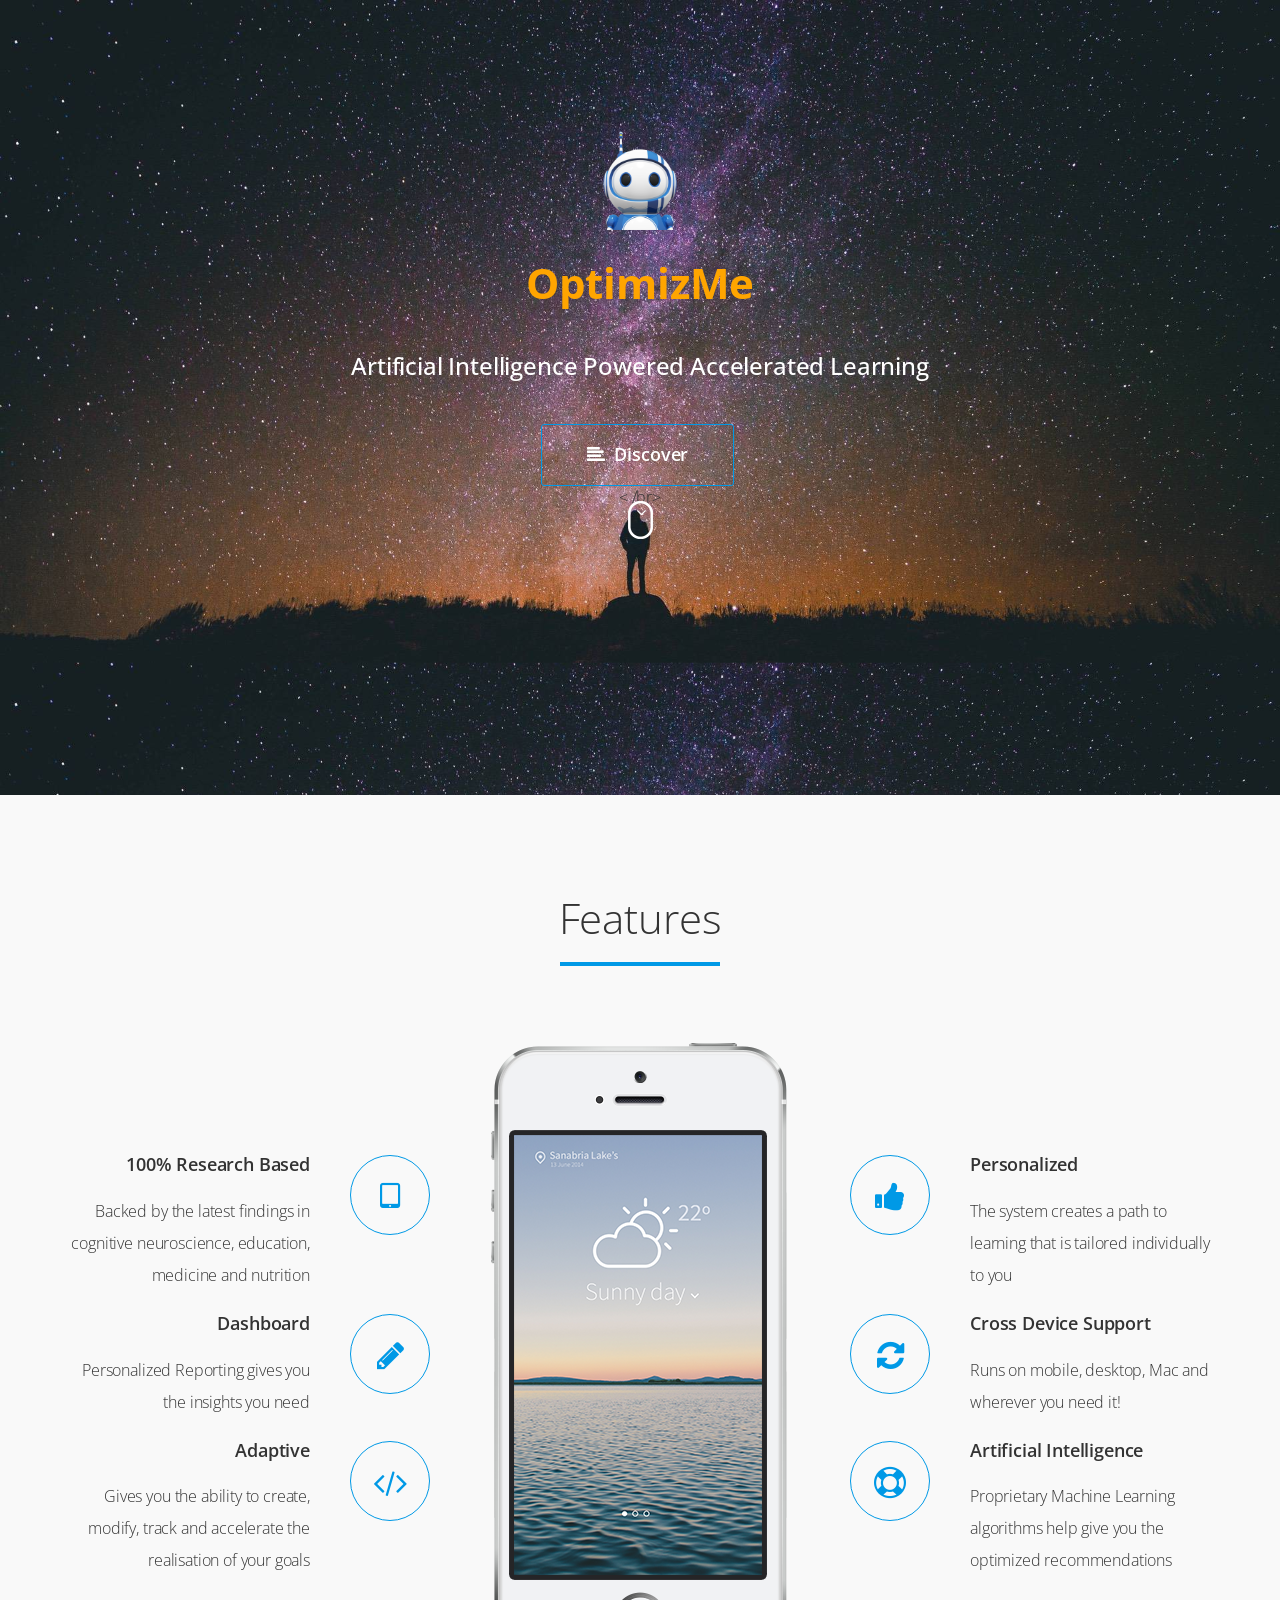
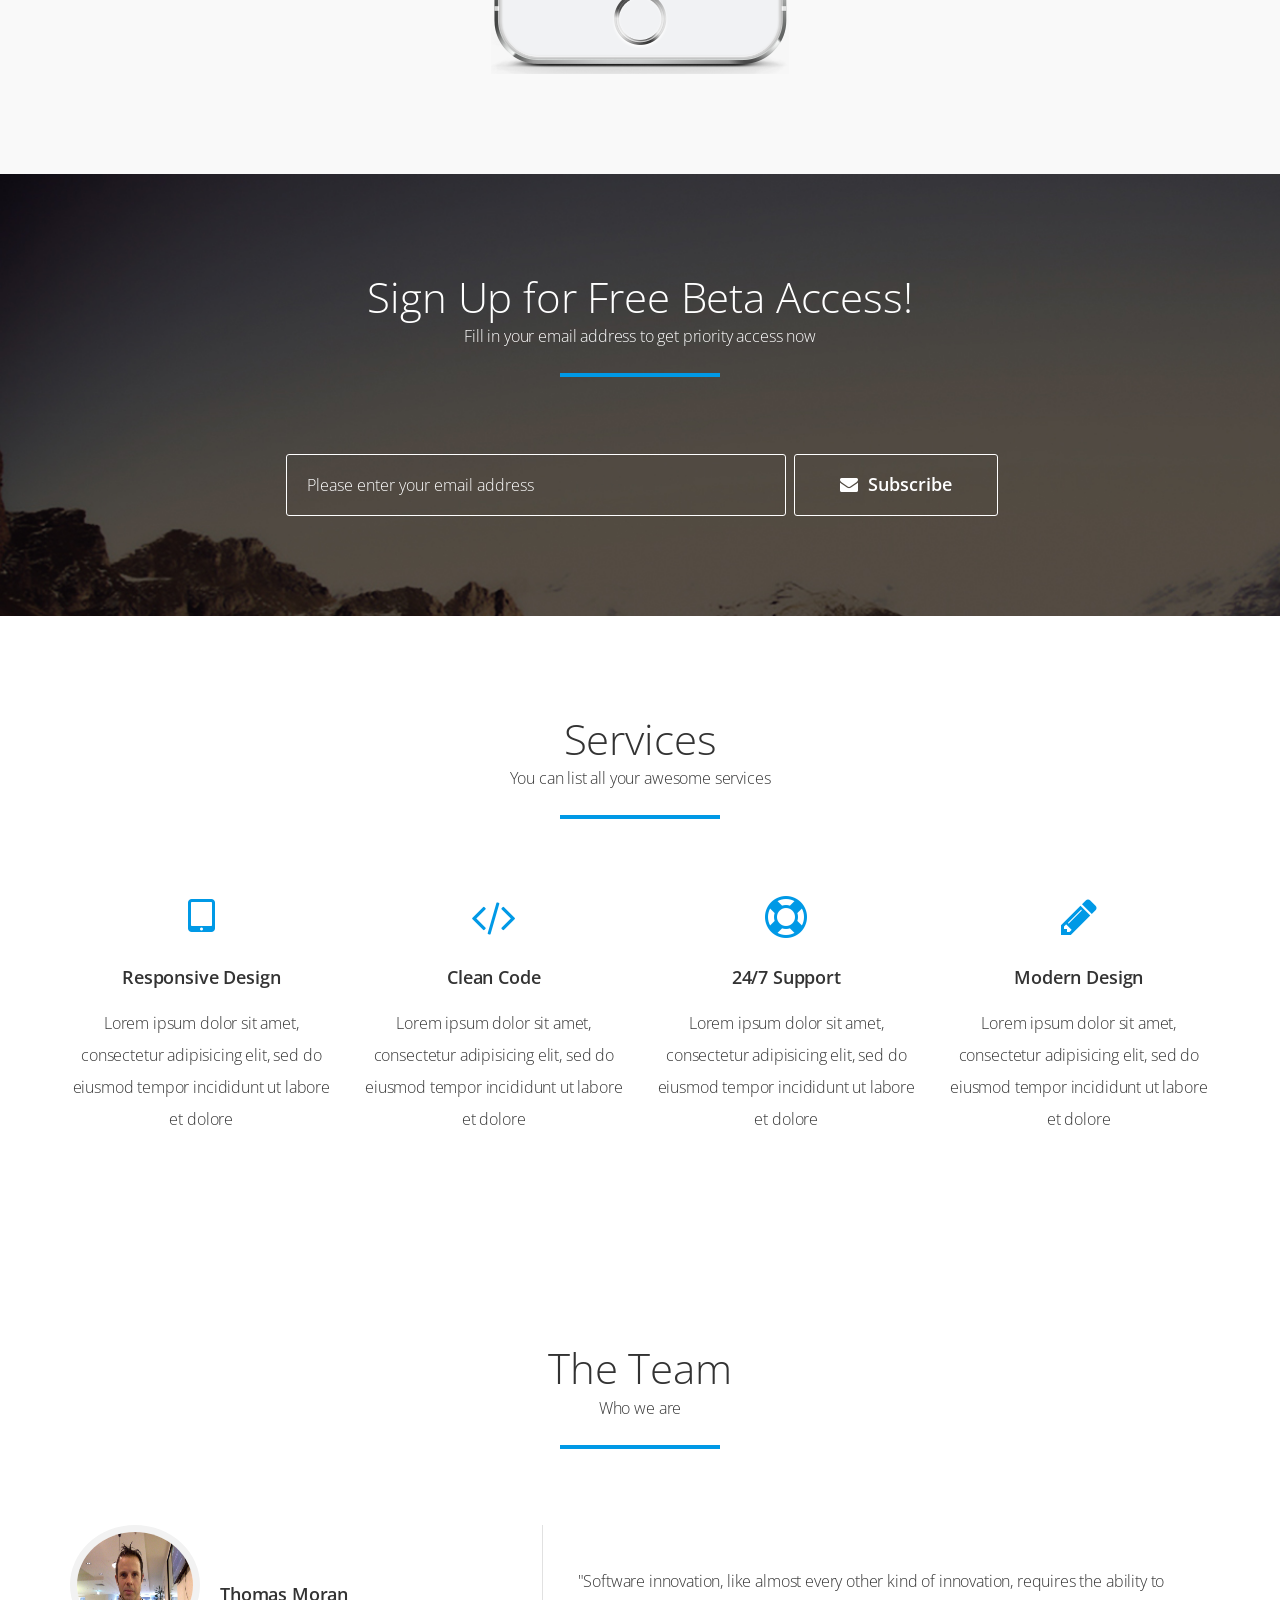
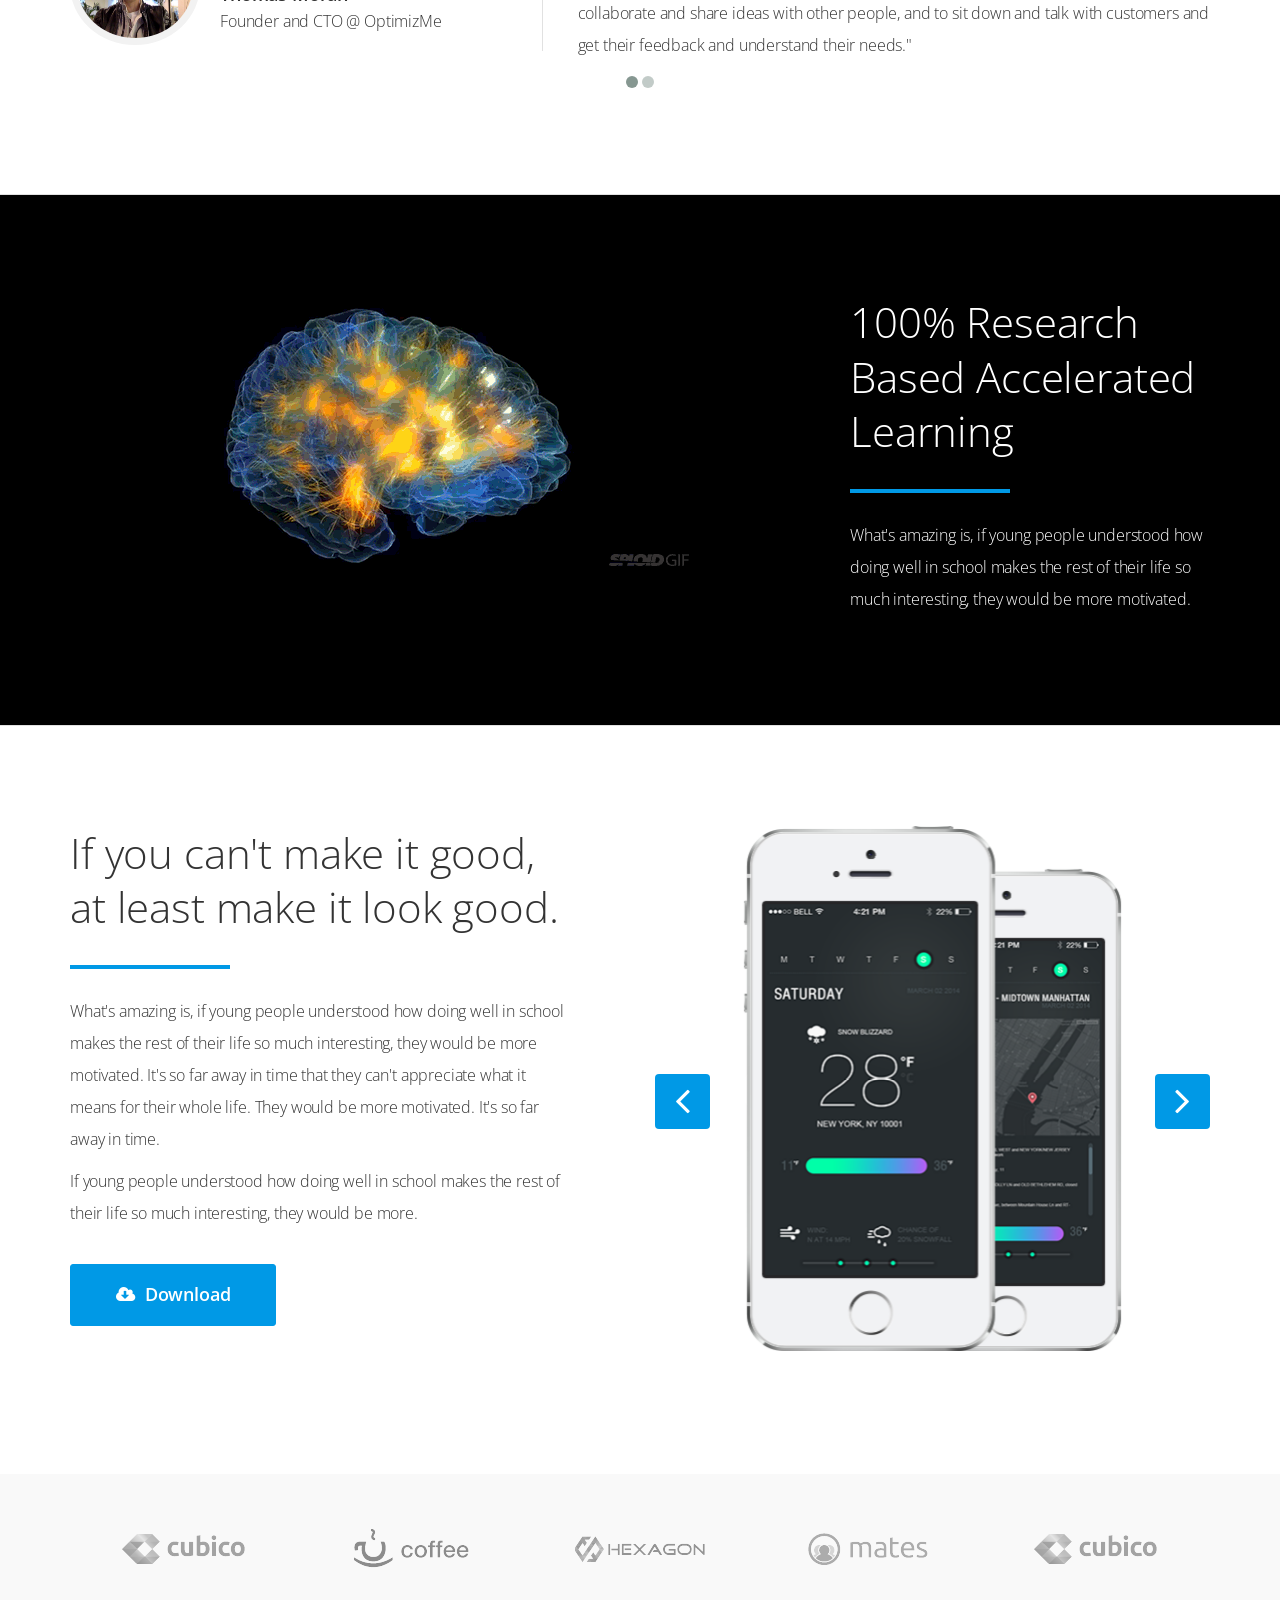
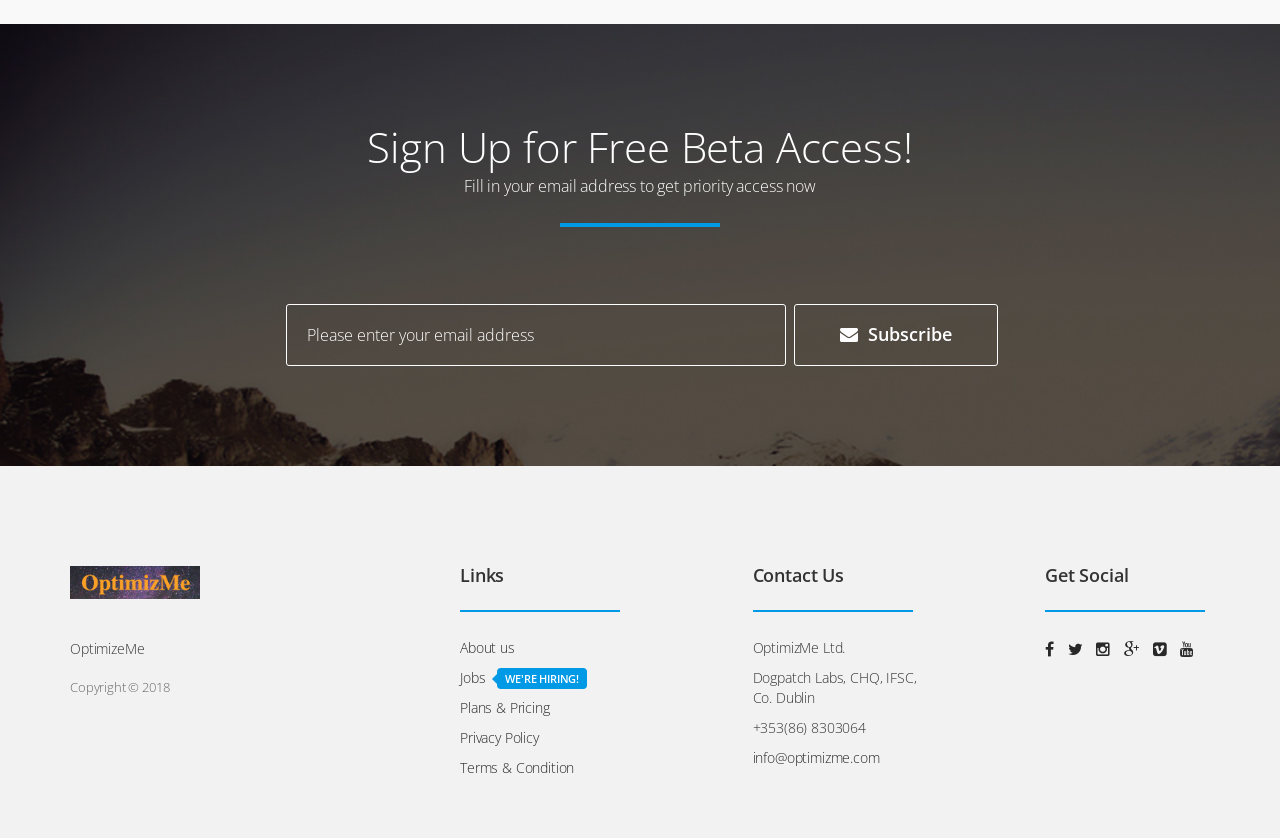
<file: index_light_noanimations.html>
<!DOCTYPE html>
<html lang="en">

<head>
    <!-- Meta Data -->
    <meta charset="utf-8">
    <meta name="viewport" content="width=device-width, initial-scale=1">
    <meta name="description" content="Lamap Bootstrap 3 App Landing Page">
    <meta name="author" content="">
    <!-- Favicon -->
    <link rel="shortcut icon" href="images/favicon.ico">
    <title>OptimizMe Landing Page</title>
    <!-- Stylesheets -->
    <link rel="stylesheet" href="css/bootstrap.min.css">
    <link rel="stylesheet" href="css/font-awesome.min.css">
    <link rel="stylesheet" href="css/owl.theme.css">
    <link rel="stylesheet" href="css/owl.carousel.css">
    <link rel="stylesheet" href="css/nivo-theme.css">
    <link rel="stylesheet" href="css/nivo-lightbox.css">
    <!-- Main Stylsheets -->
    <link rel="stylesheet" href="css/style_light.css">
    <link rel="stylesheet" href="css/responsive.css">
    <!-- Color Sheme CSS -->
    <link rel="stylesheet" href="css/color.css">
    <!-- Google Font -->
    <link href='http://fonts.googleapis.com/css?family=Open+Sans:400,300,600,700' rel='stylesheet' type='text/css'>
    <!--[if lt IE 9]>
	<script src="https://oss.maxcdn.com/libs/html5shiv/3.7.0/html5shiv.js"></script>
	<script src="https://oss.maxcdn.com/libs/respond.js/1.4.2/respond.min.js"></script>
<![endif]-->
</head>

<body>
    <!-- begin preloader -->
    <div class="preloader">
        <div class="preloader-content-wrapper">
            <div class="preloader-content"> <i class="fa fa-cog fa-3x fa-spin"></i> </div>
        </div>
    </div>
    <!-- end preloader -->
    <!-- begin nav -->
    <nav class="navbar navbar-default navbar-fixed-top" role="navigation">
        <div class="container">
            <div class="navbar-header">
                <button type="button" class="navbar-toggle" data-toggle="collapse" data-target=".navbar-collapse"> <span class="sr-only">Toggle navigation</span> <span>Menu</span> </button>
                <!-- begin logo in navigation -->
                <a class="navbar-brand" href="#intro"> <img src="images/OptimizLogo.png" width="130" alt="logo small"> </a>
                <!-- end logo in navigation -->
            </div>
            <div class="navbar-collapse collapse">
                <ul class="nav navbar-nav pull-right">
                    <!-- begin navigation items -->
                    <li class="current"><a href="#intro">Start</a></li>
                    <li><a href="#features">Features</a></li>
                    <li><a href="#services">Services</a></li>
                    <li><a href="#screenshots">Screenshots</a></li>
                    <li><a href="#packages">Packages</a></li>
                    <li><a href="#extra">Extra</a></li>
                    <li><a href="#video">Video</a></li>
                    <li><a href="#download">Download</a></li>
                    <!-- end navigation items -->
                </ul>
            </div>
        </div>
    </nav>
    <!-- end nav -->
    <!-- begin intro section -->
    <section class="intro" id="intro">
        <div class="container">
            <div class="row">
                <div class="col-md-12">
                    <div class="intro-section">
                        <!-- begin logo intro section -->
                        <!-- <img src="images/OptimizLogo.png" width="250" alt="logo"> </br> --><img src="images/andi.png" width="100" alt="logo">
                        <h1 style="color:orange;"> <strong><b> OptimizMe</b></strong> </h1>
                        <!-- end logo intro section -->
                        <h3>Artificial Intelligence Powered Accelerated Learning</h3>
                        <ul class="list-inline">
                            <!--<li>
                                <a href="#" class="btn btn-custom">
								<i class="fa fa-cloud-download"></i>
								Download
							</a>
                            </li> -->
                            </br>
                            <li>
                                <a href="#" class="btn btn-custom-border"> <i class="fa fa-align-left"></i> Discover </a>
                            </li>
                        </ul>
                        < /br>
                            <a href="#" class="mouse"> <i class="fa fa-angle-down Drop animated"></i> </a>
                    </div>
                </div>
            </div>
        </div> <span class="mouse"></span> </section>
    <!-- end intro section -->
    <!-- begin features section -->
    <section class="features" id="features">
        <div class="container">
            <div class="row">
                <div class="col-md-12">
                    <div class="section-head">
                        <h1>Features</h1>
                        <!-- <p>You can show your app features</p> --><span class="underline"></span> </div>
                </div>
            </div>
            <div class="row">
                <div class="col-md-4">
                    <div class="features-left">
                        <!-- begin single feature item -->
                        <div class="feature">
                            <div class="icon-container">
                                <div class="icon"> <i class="fa fa-tablet"></i> </div>
                            </div>
                            <div class="fetaure-details">
                                <h4 class="main-color">100% Research Based </h4>
                                <p> Backed by the latest findings in cognitive neuroscience, education, medicine and nutrition </p>
                            </div>
                        </div>
                        <!-- end single feature item -->
                        <!-- begin single feature item -->
                        <div class="feature">
                            <div class="icon-container">
                                <div class="icon"> <i class="fa fa-pencil"></i> </div>
                            </div>
                            <div class="fetaure-details">
                                <h4 class="main-color">Dashboard</h4>
                                <p> Personalized Reporting gives you the insights you need </p>
                            </div>
                        </div>
                        <!-- end single feature item -->
                        <!-- begin single feature item -->
                        <div class="feature">
                            <div class="icon-container">
                                <div class="icon"> <i class="fa fa-code"></i> </div>
                            </div>
                            <div class="fetaure-details">
                                <h4 class="main-color">Adaptive</h4>
                                <p> Gives you the ability to create, modify, track and accelerate the realisation of your goals </p>
                            </div>
                        </div>
                        <!-- end single feature item -->
                    </div>
                </div>
                <div class="col-md-4">
                    <!-- begin feature image -->
                    <figure class="image-features"> <img src="images/iphone5_white.png" alt="iphone"> </figure>
                    <!-- end feature image -->
                </div>
                <div class="col-md-4">
                    <div class="features-right">
                        <!-- begin single feature item -->
                        <div class="feature">
                            <div class="icon-container">
                                <div class="icon"> <i class="fa fa-thumbs-up"></i> </div>
                            </div>
                            <div class="fetaure-details">
                                <h4 class="main-color">Personalized</h4>
                                <p> The system creates a path to learning that is tailored individually to you </p>
                            </div>
                        </div>
                        <!-- end single feature item -->
                        <!-- begin single feature item -->
                        <div class="feature">
                            <div class="icon-container">
                                <div class="icon"> <i class="fa fa-refresh"></i> </div>
                            </div>
                            <div class="fetaure-details">
                                <h4 class="main-color">Cross Device Support</h4>
                                <p> Runs on mobile, desktop, Mac and wherever you need it! </p>
                            </div>
                        </div>
                        <!-- end single feature item -->
                        <!-- begin single feature item -->
                        <div class="feature">
                            <div class="icon-container">
                                <div class="icon"> <i class="fa fa-support"></i> </div>
                            </div>
                            <div class="fetaure-details">
                                <h4 class="main-color">Artificial Intelligence</h4>
                                <p> Proprietary Machine Learning algorithms help give you the optimized recommendations </p>
                            </div>
                        </div>
                        <!-- end single feature item -->
                    </div>
                </div>
            </div>
        </div>
    </section>
    <!-- end features section -->
    <!-- begin newsletter section -->
    <section class="newsletter" id="newsletter">
        <div class="container">
            <div class="row">
                <div class="col-md-12">
                    <div class="section-head">
                        <h1>Sign Up for Free Beta Access!</h1>
                        <p>Fill in your email address to get priority access now</p> <span class="underline"></span> </div>
                </div>
            </div>
            <div class="row">
                <div class="col-sm-12 form">
                    <div id="contact">
                        <form method="post" action="contact.php" name="contactform" id="contactform">
                            <fieldset>
                                <label for="email" accesskey="E"></label>
                                <input name="email" type="text" id="email" size="30" value="" placeholder="Please enter your email address" />
                                <button type="submit" class="submit btn btn-send" id="submit" value="Submit"> <i class="fa fa-envelope"></i> Subscribe </button>
                            </fieldset>
                        </form>
                        <div class="tex-center">
                            <div id="message"></div>
                        </div>
                    </div>
                </div>
            </div>
        </div>
    </section>
    <!-- end newsletter section -->
    <!-- begin services section -->
    <section class="services" id="services">
        <div class="container">
            <div class="row">
                <div class="col-md-12">
                    <div class="section-head">
                        <h1>Services</h1>
                        <p>You can list all your awesome services</p> <span class="underline"></span> </div>
                </div>
            </div>
            <div class="row">
                <div class="col-md-3 col-sm-6">
                    <!-- begin single service item -->
                    <div class="service"> <i class="fa fa-tablet"></i>
                        <h4>Responsive Design</h4>
                        <p>Lorem ipsum dolor sit amet, consectetur adipisicing elit, sed do eiusmod tempor incididunt ut labore et dolore</p>
                    </div>
                    <!-- end single service item -->
                </div>
                <div class="col-md-3 col-sm-6">
                    <!-- begin single service item -->
                    <div class="service"> <i class="fa fa-code"></i>
                        <h4>Clean Code</h4>
                        <p>Lorem ipsum dolor sit amet, consectetur adipisicing elit, sed do eiusmod tempor incididunt ut labore et dolore</p>
                    </div>
                    <!-- end single service item -->
                </div>
                <div class="col-md-3 col-sm-6">
                    <!-- begin single service item -->
                    <div class="service"> <i class="fa fa-support"></i>
                        <h4>24/7 Support</h4>
                        <p>Lorem ipsum dolor sit amet, consectetur adipisicing elit, sed do eiusmod tempor incididunt ut labore et dolore</p>
                    </div>
                    <!-- end single service item -->
                </div>
                <div class="col-md-3 col-sm-6">
                    <!-- begin single service item -->
                    <div class="service"> <i class="fa fa-pencil"></i>
                        <h4>Modern Design</h4>
                        <p>Lorem ipsum dolor sit amet, consectetur adipisicing elit, sed do eiusmod tempor incididunt ut labore et dolore</p>
                    </div>
                    <!-- end single service item -->
                </div>
            </div>
        </div>
    </section>
    <!-- begin reviews section -->
    <section class="reviews" id="reviews">
        <div class="container">
            <div class="row">
                <div class="col-md-12">
                    <div class="section-head">
                        <h1>The Team</h1>
                        <p>Who we are</p> <span class="underline"></span> </div>
                </div>
            </div>
            <div class="row">
                <div class="testemonials">
                    <!-- begin single testomial item -->
                    <div class="testemonial">
                        <div class="col-md-5 client-data">
                            <div class="client-image"> <img src="images/selfie%20at%20dogpatch1.jpg" width="130" height="120" alt="client"> </div>
                            <div class="client-name">
                                <h4>Thomas Moran</h4>
                                <p>Founder and CTO @ OptimizMe</p>
                            </div>
                        </div>
                        <div class="col-md-7 col-sm-12">
                            <div class="client-quote">
                                <p>"Software innovation, like almost every other kind of innovation, requires the ability to collaborate and share ideas with other people, and to sit down and talk with customers and get their feedback and understand their needs."</p>
                            </div>
                        </div>
                    </div>
                    <!-- end single testomial item -->
                    <!-- begin single testomial item -->
                    <div class="testemonial">
                        <div class="col-md-5 client-data">
                            <div class="client-image"> <img src="images/person.png" alt="client"> </div>
                            <div class="client-name">
                                <h4>Gerhard Klimpt</h4>
                                <p>Machine Learning Engineer @ OptimizMe</p>
                            </div>
                        </div>
                        <div class="col-md-7">
                            <div class="client-quote">
                                <p>"Software innovation, like almost every other kind of innovation, requires the ability to collaborate and share ideas with other people, and to sit down and talk with customers and get their feedback and understand their needs."</p>
                            </div>
                        </div>
                    </div>
                    <!-- end single testomial item -->
                </div>
            </div>
        </div>
    </section>
    <!-- end reviews section -->
    <div class="divider"></div>
    <!-- end services section -->
    <!-- begin screenshots section -->
    <!-- <section class="screenshots" id="screenshots">
        <div class="container">
            <div class="row">
                <div class="col-md-12">
                    <div class="section-head">
                        <h1>Screenshots</h1>
                        <p>Give an impression of your app in this carousel</p> <span class="underline"></span> </div>
                </div>
            </div>
            <div class="row">
                <div class="col-md-12">
                    <div class="screens">
                      
                        <div class="screen">
                            <a href="images/screen1.png" data-lightbox-gallery="screens"> <img src="images/screen1.png" alt="screenshot"> <span class="hover-screen">
								<i class="fa fa-search"></i>
							</span> </a>
                        </div>
                       
                        <div class="screen">
                            <a href="images/screen2.png" data-lightbox-gallery="screens"> <img src="images/screen2.png" alt="screenshot"> <span class="hover-screen">
								<i class="fa fa-search"></i>
							</span> </a>
                        </div>
                        
                        <div class="screen">
                            <a href="images/screen3.png" data-lightbox-gallery="screens"> <img src="images/screen3.png" alt="screenshot"> <span class="hover-screen">
								<i class="fa fa-search"></i>
							</span> </a>
                        </div>
                       
                        <div class="screen">
                            <a href="images/screen4.png" data-lightbox-gallery="screens"> <img src="images/screen4.png" alt="screenshot"> <span class="hover-screen">
								<i class="fa fa-search"></i>
							</span> </a>
                        </div>
                        
                        <div class="screen">
                            <a href="images/screen1.png" data-lightbox-gallery="screens"> <img src="images/screen1.png" alt="screenshot"> <span class="hover-screen">
								<i class="fa fa-search"></i>
							</span> </a>
                        </div>
                        
                        <div class="screen">
                            <a href="images/screen2.png" data-lightbox-gallery="screens"> <img src="images/screen2.png" alt="screenshot"> <span class="hover-screen">
								<i class="fa fa-search"></i>
							</span> </a>
                        </div>
                        
                        
                        <div class="screen">
                            <a href="images/screen3.png" data-lightbox-gallery="screens"> <img src="images/screen3.png" alt="screenshot"> <span class="hover-screen">
								<i class="fa fa-search"></i>
							</span> </a>
                        </div>
                       
                        <div class="screen">
                            <a href="images/screen4.png" data-lightbox-gallery="screens"> <img src="images/screen4.png" alt="screenshot"> <span class="hover-screen">
								<i class="fa fa-search"></i>
							</span> </a>
                        </div>
                       
                    </div>
                </div>
            </div>
        </div>
    </section> -->
    <!-- begin video section -->
    <section class="video" id="video">
        <div class="container">
            <div class="row">
                <div class="col-md-8 video-item"> <img src="images/rotating%20brain.gif"></img>
                </div>
                <div class="col-md-4">
                    <div class="brief-content">
                        <h1> 100% Research Based Accelerated Learning </h1>
                        <div class="underline"></div>
                        <p> What's amazing is, if young people understood how doing well in school makes the rest of their life so much interesting, they would be more motivated. </p>
                    </div>
                </div>
            </div>
        </div>
    </section>
    <!-- end video section -->
    <!-- end screenshots section -->
    <div class="divider"></div>
    <!-- begin brief section -->
    <section class="brief" id="brief">
        <div class="container">
            <div class="row">
                <div class="col-md-6 col-sm-12">
                    <div class="brief-content">
                        <h1>If you can't make it good, at least make it look good.</h1>
                        <div class="underline"></div>
                        <p> What's amazing is, if young people understood how doing well in school makes the rest of their life so much interesting, they would be more motivated. It's so far away in time that they can't appreciate what it means for their whole life. They would be more motivated. It's so far away in time. </p>
                        <p> If young people understood how doing well in school makes the rest of their life so much interesting, they would be more. </p>
                        <a href="#" class="btn btn-custom"> <i class="fa fa-cloud-download"></i> Download </a>
                    </div>
                </div>
                <div class="col-md-6 col-sm-12">
                    <figure class="small-slider">
                        <!-- begin single slider item -->
                        <div class="item"> <img src="images/iphone5_two.png" alt="iphone5"> </div>
                        <!-- end single slider item -->
                        <!-- begin single slider item -->
                        <div class="item"> <img src="images/iphone5_white.png" alt="iphone5"> </div>
                        <!-- end single slider item -->
                    </figure>
                </div>
            </div>
        </div>
    </section>
    <!-- end brief section -->
    <!-- begin packages section -->
    <!-- <section class="packages" id="packages">
        <div class="container">
            <div class="row">
                <div class="col-md-12">
                    <div class="section-head">
                        <h1>Packages</h1>
                        <p>Let your visitors know what package is the best for them</p> <span class="underline"></span> </div>
                </div>
            </div>
            <div class="row">
                <div class="col-md-3 col-sm-6">
                    <div class="package">
                        <div class="package-name">
                            <h4>Basic</h4> </div> <span class="package-price">$5 / mo</span>
                        <div class="underline-small"></div>
                        <div class="package-features">
                            <ul>
                                <li>1 User</li>
                                <li>3 GB Storage</li>
                                <li>10 GB Bandwidth</li>
                                <li>Another Feature</li>
                            </ul>
                        </div>
                        <a href="#" class="btn btn-custom"> <i class="fa fa-shopping-cart"></i> Order </a>
                    </div>
                </div>
                <div class="col-md-3 col-sm-6">
                    <div class="package">
                        <div class="package-name">
                            <h4>Premium</h4> </div> <span class="package-price">$50 / mo</span>
                        <div class="underline-small"></div>
                        <div class="package-features">
                            <ul>
                                <li>5 User</li>
                                <li>10 GB Storage</li>
                                <li>50 GB Bandwidth</li>
                                <li>Another Feature</li>
                            </ul>
                        </div>
                        <a href="#" class="btn btn-custom"> <i class="fa fa-shopping-cart"></i> Order </a>
                    </div>
                </div>
                <div class="col-md-3 col-sm-6">
                    <div class="package featured">
                        <div class="package-name">
                            <h4>Excellent</h4> </div> <span class="package-price">$100 / mo</span>
                        <div class="underline-small"></div>
                        <div class="package-features">
                            <ul>
                                <li>15 User</li>
                                <li>50 GB Storage</li>
                                <li>100 GB Bandwidth</li>
                                <li>Another Feature</li>
                            </ul>
                        </div>
                        <a href="#" class="btn btn-custom"> <i class="fa fa-shopping-cart"></i> Order </a>
                    </div>
                </div>
                <div class="col-md-3 col-sm-6">
                    <div class="package">
                        <div class="package-name">
                            <h4>Diamond</h4> </div> <span class="package-price">$200 / mo</span>
                        <div class="underline-small"></div>
                        <div class="package-features">
                            <ul>
                                <li>Unlimited User</li>
                                <li>200 GB Storage</li>
                                <li>300 GB Bandwidth</li>
                                <li>Another Feature</li>
                            </ul>
                        </div>
                        <a href="#" class="btn btn-custom"> <i class="fa fa-shopping-cart"></i> Order </a>
                    </div>
                </div>
            </div>
        </div>
    </section> -->
    <!-- end packages section -->
    <!-- begin customer section -->
    <section class="customers">
        <div class="container">
            <div class="row">
                <div class="col-md-12">
                    <div class="customer-slider">
                        <div class="item"> <img src="images/customers/client1.png" alt="client logo"> </div>
                        <div class="item"> <img src="images/customers/client2.png" alt="client logo"> </div>
                        <div class="item"> <img src="images/customers/client3.png" alt="client logo"> </div>
                        <div class="item"> <img src="images/customers/client4.png" alt="client logo"> </div>
                        <div class="item"> <img src="images/customers/client1.png" alt="client logo"> </div>
                        <div class="item"> <img src="images/customers/client1.png" alt="client logo"> </div>
                        <div class="item"> <img src="images/customers/client2.png" alt="client logo"> </div>
                        <div class="item"> <img src="images/customers/client3.png" alt="client logo"> </div>
                        <div class="item"> <img src="images/customers/client4.png" alt="client logo"> </div>
                        <div class="item"> <img src="images/customers/client1.png" alt="client logo"> </div>
                    </div>
                </div>
            </div>
        </div>
    </section>
    <!-- end customer section -->
    <!-- begin extra section -->
    <!-- <section class="extra" id="extra">
        <div class="container">
            <div class="row">
                <div class="col-md-12 tabs">
                    <ul class="nav nav-tabs" role="tablist">
                        <li class="active">
                            <a href="#first-tab" role="tab" data-toggle="tab"> <i class="fa fa-cog"></i> Customize </a>
                        </li>
                        <li>
                            <a href="#second-tab" role="tab" data-toggle="tab"> <i class="fa fa-cloud"></i> Profile </a>
                        </li>
                        <li>
                            <a href="#third-tab" role="tab" data-toggle="tab"> <i class="fa fa-refresh"></i> Feature </a>
                        </li>
                    </ul>
                </div>
            </div>
            <div class="row">
                <div class="tab-content">
                    <div class="tab-pane fade in active" id="first-tab">
                        <div class="col-md-5">
                            <figure> <img src="images/iphones_skew.png" alt="iphones skew"> </figure>
                        </div>
                        <div class="col-md-6 col-md-offset-1">
                            <div class="brief-content">
                                <h1>If you can't make it good, at least make it look good.</h1>
                                <div class="underline"></div>
                                <p> What's amazing is, if young people understood how doing well in school makes the rest of their life so much interesting, they would be more motivated. It's so far away in time that they can't appreciate what it means for their whole life. They would be more motivated. It's so far away in time. </p>
                                <p> If young people understood how doing well in school makes the rest of their life so much interesting, they would be more. </p>
                                <div class="col-md-6 nopadding">
                                    <ul class="extra-features">
                                        <li>
                                            <div class="icon"> <i class="fa fa-support"></i> </div> 24/7 Support </li>
                                        <li>
                                            <div class="icon"> <i class="fa fa-cogs"></i> </div> Easy to Customize </li>
                                    </ul>
                                </div>
                                <div class="col-md-6 nopadding">
                                    <ul class="extra-features">
                                        <li>
                                            <div class="icon"> <i class="fa fa-rocket"></i> </div> Quick Install </li>
                                        <li>
                                            <div class="icon"> <i class="fa fa-magic"></i> </div> Another Feature </li>
                                    </ul>
                                </div>
                            </div>
                        </div>
                    </div>
                    <div class="tab-pane fade in" id="second-tab">
                        <div class="col-md-6">
                            <div class="brief-content">
                                <h1>If you can't make it good, at least make it look good.</h1>
                                <div class="underline"></div>
                                <p> What's amazing is, if young people understood how doing well in school makes the rest of their life so much interesting, they would be more motivated. It's so far away in time that they can't appreciate what it means for their whole life. They would be more motivated. It's so far away in time. </p>
                                <p> If young people understood how doing well in school makes the rest of their life so much interesting, they would be more. </p>
                            </div>
                        </div>
                        <div class="col-md-6">
                            <figure> <img src="images/iphone5_two.png" alt="iphones two"> </figure>
                        </div>
                    </div>
                    <div class="tab-pane fade in" id="third-tab">
                        <div class="col-md-6">
                            <figure> <img src="images/iphone5_two.png" alt="iphones two"> </figure>
                        </div>
                        <div class="col-md-6">
                            <div class="brief-content">
                                <h1>If you can't make it good, at least make it look good.</h1>
                                <div class="underline"></div>
                                <p> What's amazing is, if young people understood how doing well in school makes the rest of their life so much interesting, they would be more motivated. It's so far away in time that they can't appreciate what it means for their whole life. They would be more motivated. It's so far away in time. </p>
                                <p> If young people understood how doing well in school makes the rest of their life so much interesting, they would be more. </p>
                            </div>
                        </div>
                    </div>
                </div>
            </div>
        </div>
    </section>
    <!-- end extra section -->
    <!-- begin download section -->
    <!--<section class="download" id="download">
        <div class="container">
            <div class="row">
                <div class="col-md-12">
                    <div class="section-head">
                        <h1>Purchase</h1>
                        <p>Let your customers see the way to download your app</p> <span class="underline"></span> </div>
                </div>
            </div>
            <div class="row">
                <div class="col-md-12">
                    <ul class="list-inline">
                        <li>
                            <a href="#" class="btn btn-custom"> <i class="fa fa-apple"></i> App Store </a>
                        </li>
                        <li>
                            <a href="#" class="btn btn-custom"> <i class="fa fa-android"></i> Android Market </a>
                        </li>
                        <li>
                            <a href="#" class="btn btn-custom"> <i class="fa fa-windows"></i> Windows Phone </a>
                        </li>
                    </ul>
                </div>
            </div>
        </div>
    </section> -->
    <!-- end download section -->
    <!-- begin newsletter section -->
    <section class="newsletter" id="newsletter">
        <div class="container">
            <div class="row">
                <div class="col-md-12">
                    <div class="section-head">
                        <h1>Sign Up for Free Beta Access!</h1>
                        <p>Fill in your email address to get priority access now</p> <span class="underline"></span> </div>
                </div>
            </div>
            <div class="row">
                <div class="col-sm-12 form">
                    <div id="contact">
                        <form method="post" action="contact.php" name="contactform" id="contactform">
                            <fieldset>
                                <label for="email" accesskey="E"></label>
                                <input name="email" type="text" id="email" size="30" value="" placeholder="Please enter your email address" />
                                <button type="submit" class="submit btn btn-send" id="submit" value="Submit"> <i class="fa fa-envelope"></i> Subscribe </button>
                            </fieldset>
                        </form>
                        <div class="tex-center">
                            <div id="message"></div>
                        </div>
                    </div>
                </div>
            </div>
        </div>
    </section>
    <!-- end newsletter section -->
    <!-- begin footer section -->
    <footer class="footer" id="footer">
        <div class="container">
            <div class="row">
                <div class="col-md-3 col-sm-3">
                    <!-- begin logo footer --><img src="images/OptimizLogo.png" width="130" alt="footer logo">
                    <!-- end logo footer -->
                    <p> OptimizeMe </p>
                    <p><small>Copyright &copy; 2018 </small></p>
                </div>
                <div class="col-md-2 col-md-offset-1 col-sm-3">
                    <h4>Links</h4>
                    <div class="underline-small"></div>
                    <ul>
                        <li> <a href="#">About us</a> </li>
                        <li> <a href="#">
						Jobs
						<span class="jobs">We're hiring!</span>
						</a> </li>
                        <li> <a href="#">Plans &amp; Pricing</a> </li>
                        <li> <a href="#">Privacy Policy</a> </li>
                        <li> <a href="#">Terms &amp; Condition</a> </li>
                    </ul>
                </div>
                <div class="col-md-2 col-md-offset-1 col-sm-3">
                    <h4>Contact Us</h4>
                    <div class="underline-small"></div>
                    <ul>
                        <li>OptimizMe Ltd.</li>
                        <li>Dogpatch Labs, CHQ, IFSC, Co. Dublin</li>
                        <li>+353(86) 8303064 </li>
                        <li> <a href="mailto:info@yourdomain.com">info@optimizme.com</a> </li>
                    </ul>
                </div>
                <div class="col-md-2 col-md-offset-1 col-sm-3">
                    <h4>Get Social</h4>
                    <div class="underline-small"></div>
                    <ul class="list-inline">
                        <li> <a href="#"><i class="fa fa-facebook"></i></a> </li>
                        <li> <a href="#"><i class="fa fa-twitter"></i></a> </li>
                        <li> <a href="#"><i class="fa fa-instagram"></i></a> </li>
                        <li> <a href="#"><i class="fa fa-google-plus"></i></a> </li>
                        <li> <a href="#"><i class="fa fa-vimeo-square"></i></a> </li>
                        <li> <a href="#"><i class="fa fa-youtube"></i></a> </li>
                    </ul>
                </div>
            </div>
        </div>
    </footer>
    <!-- end footer section -->
    <!-- Javascripts -->
    <script src="js/jquery.js"></script>
    <script src="js/bootstrap.min.js"></script>
    <script src="js/owl.carousel.min.js"></script>
    <script src="js/jquery.fitvids.js"></script>
    <script src="js/smoothScroll.js"></script>
    <script src="js/nivo-lightbox.min.js"></script>
    <script src="js/jquery.scrollTo.js"></script>
    <script src="js/jquery.nav.js"></script>
    <script src="js/wow.min.js"></script>
    <script src="js/jquery.jigowatt.js"></script>
    <!-- Custom Javascript -->
    <script src="js/main.js"></script>
</body>

</html>
</file>
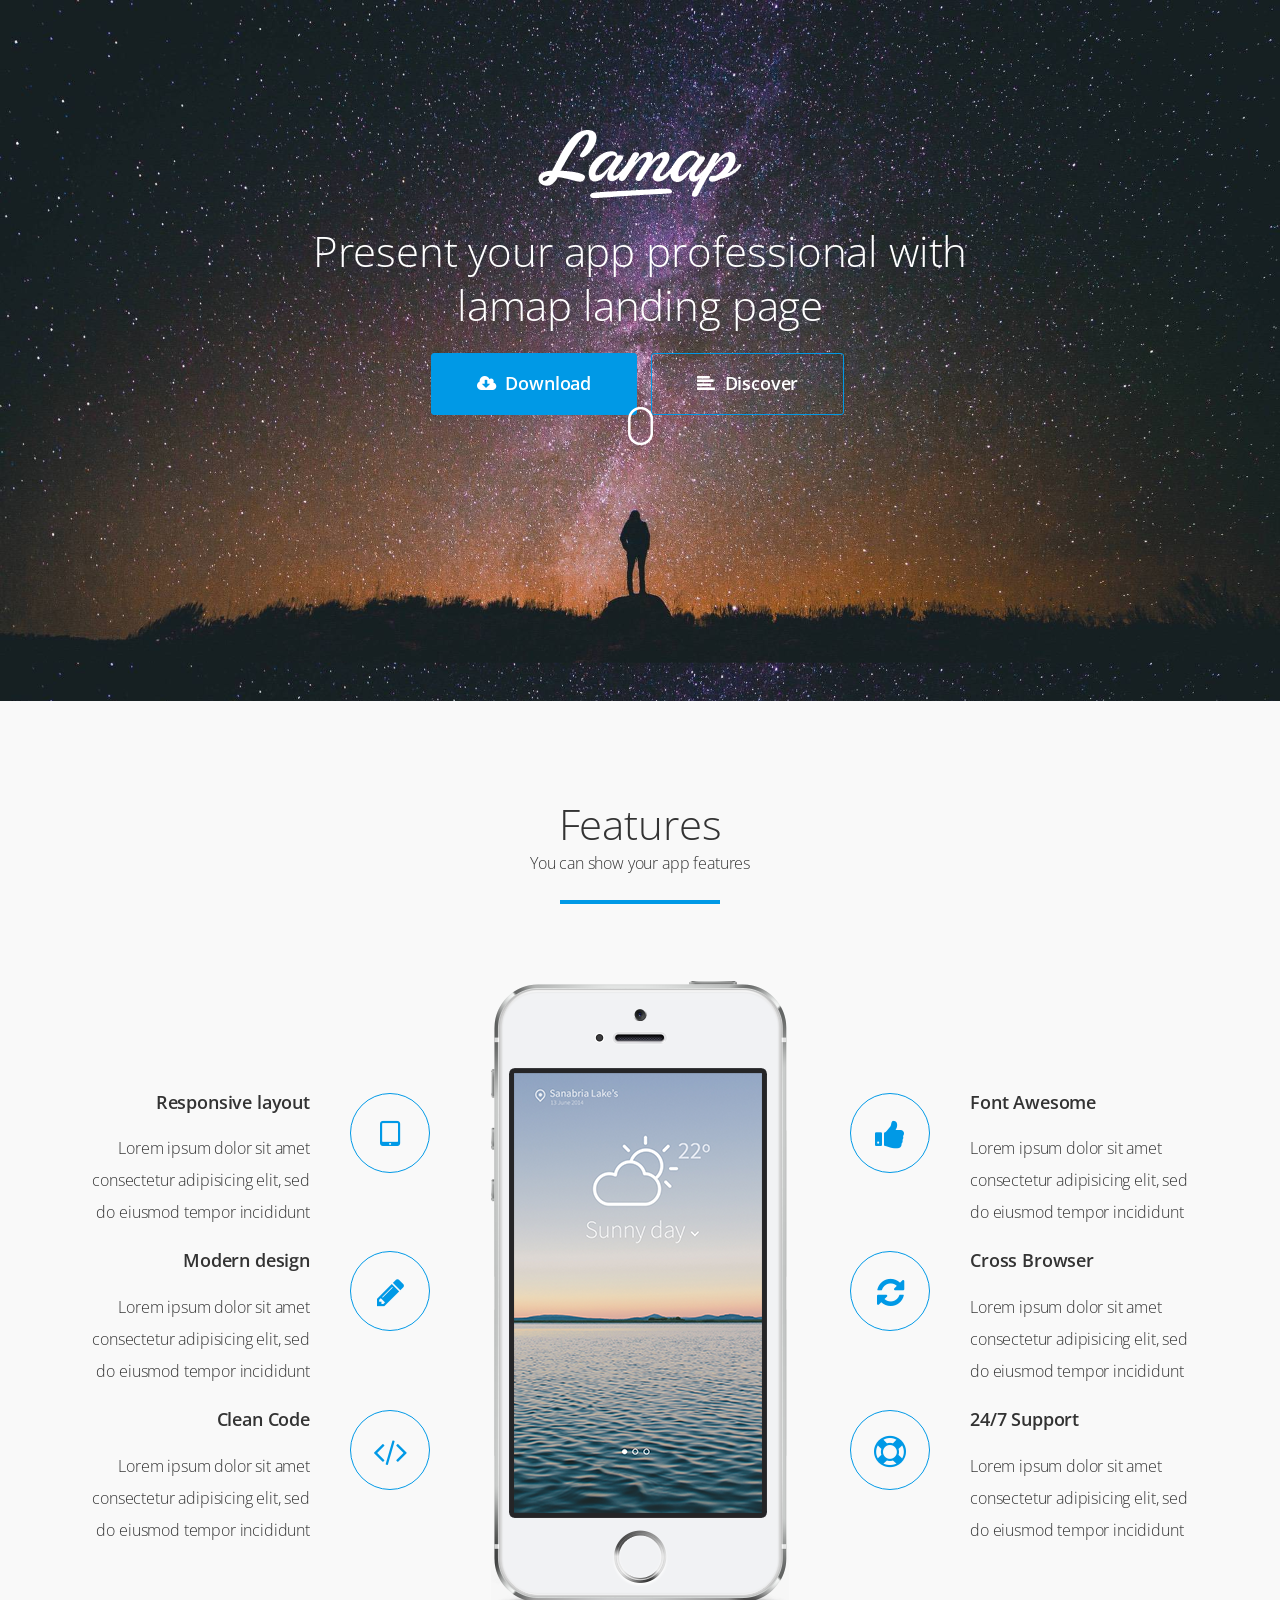
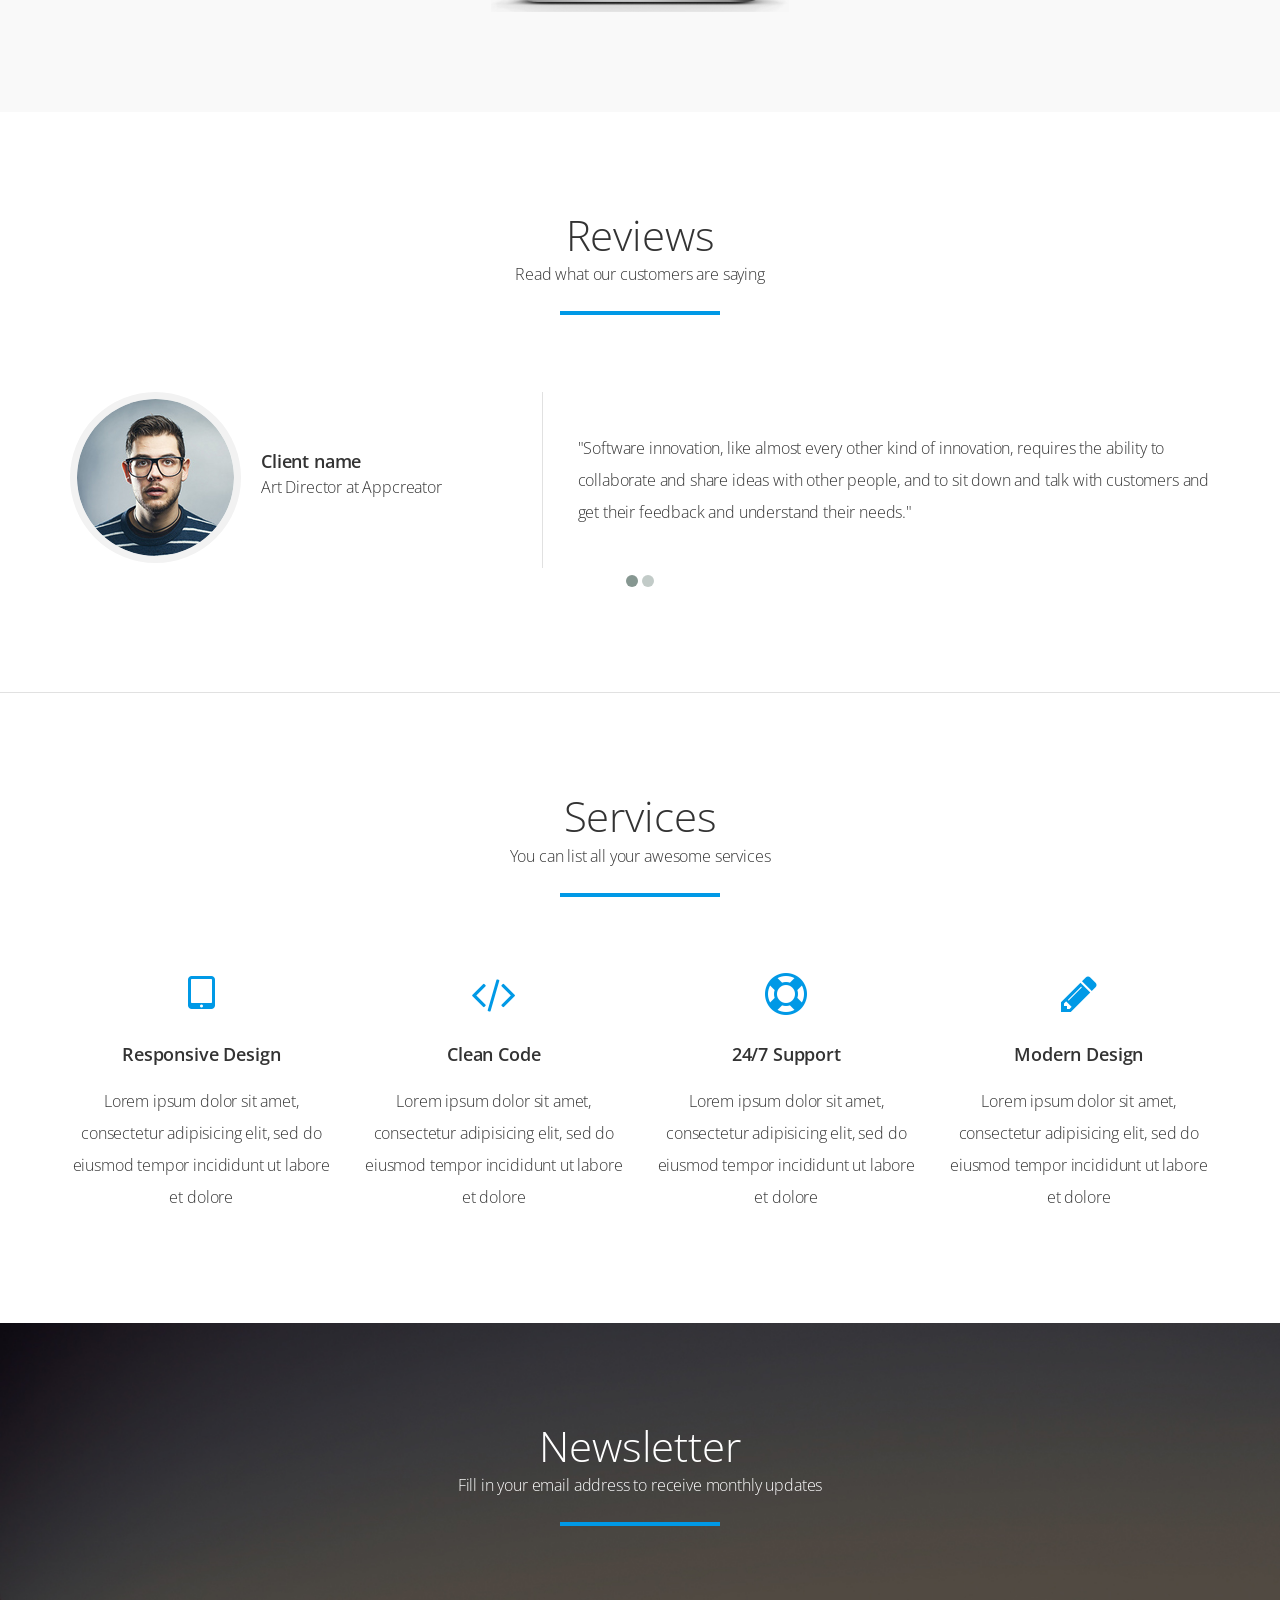
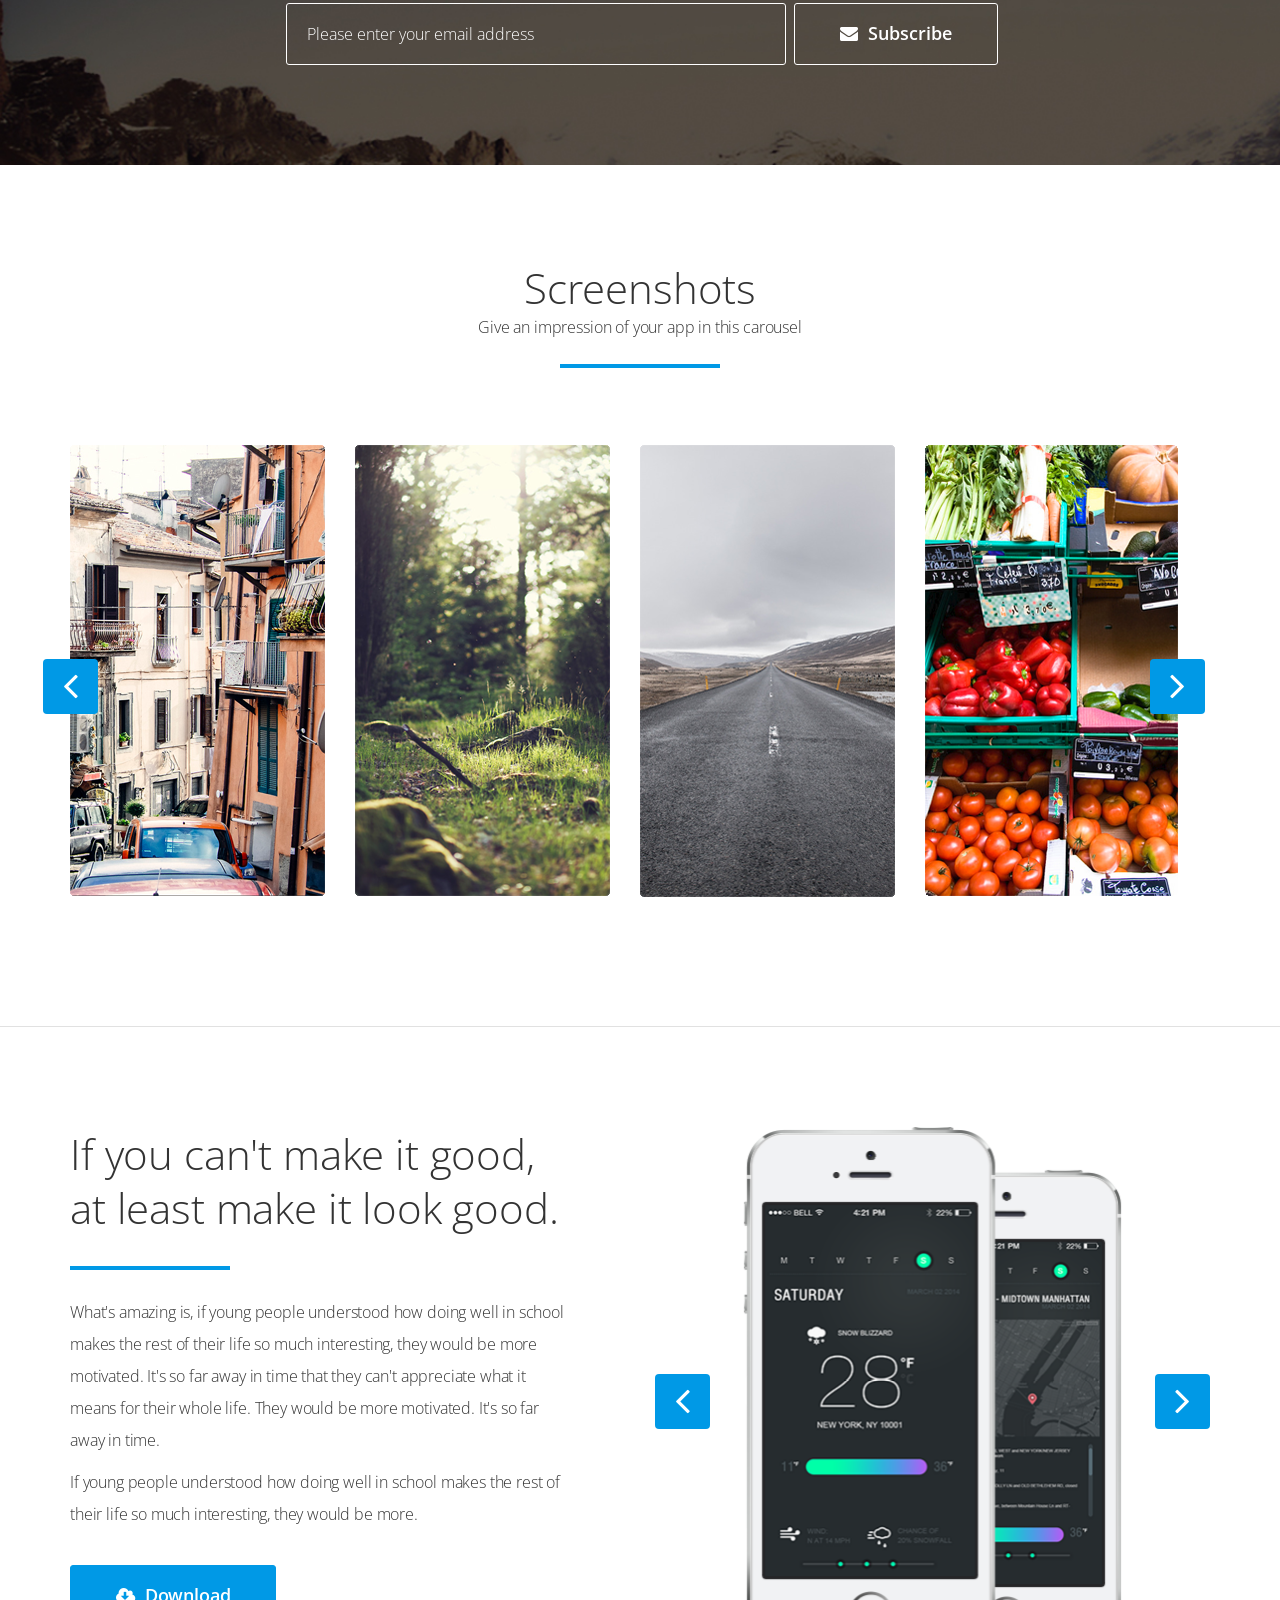
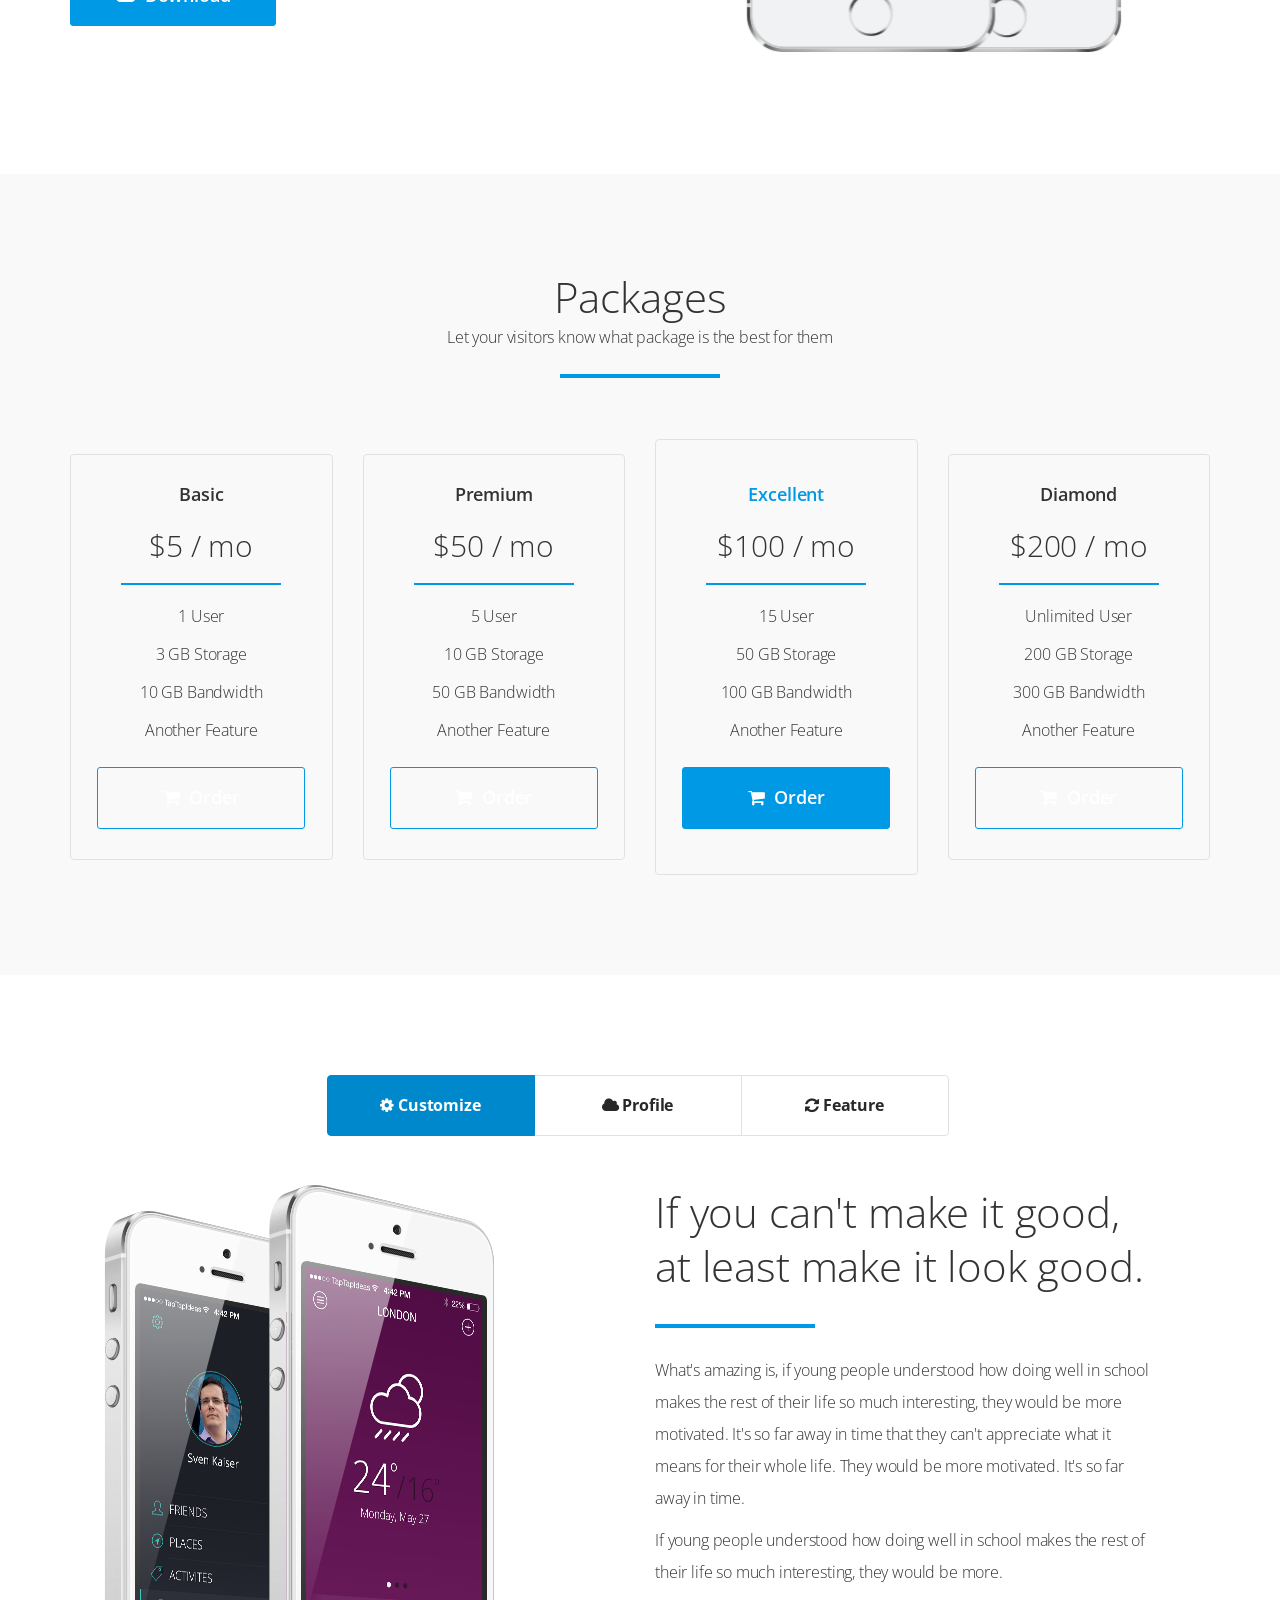
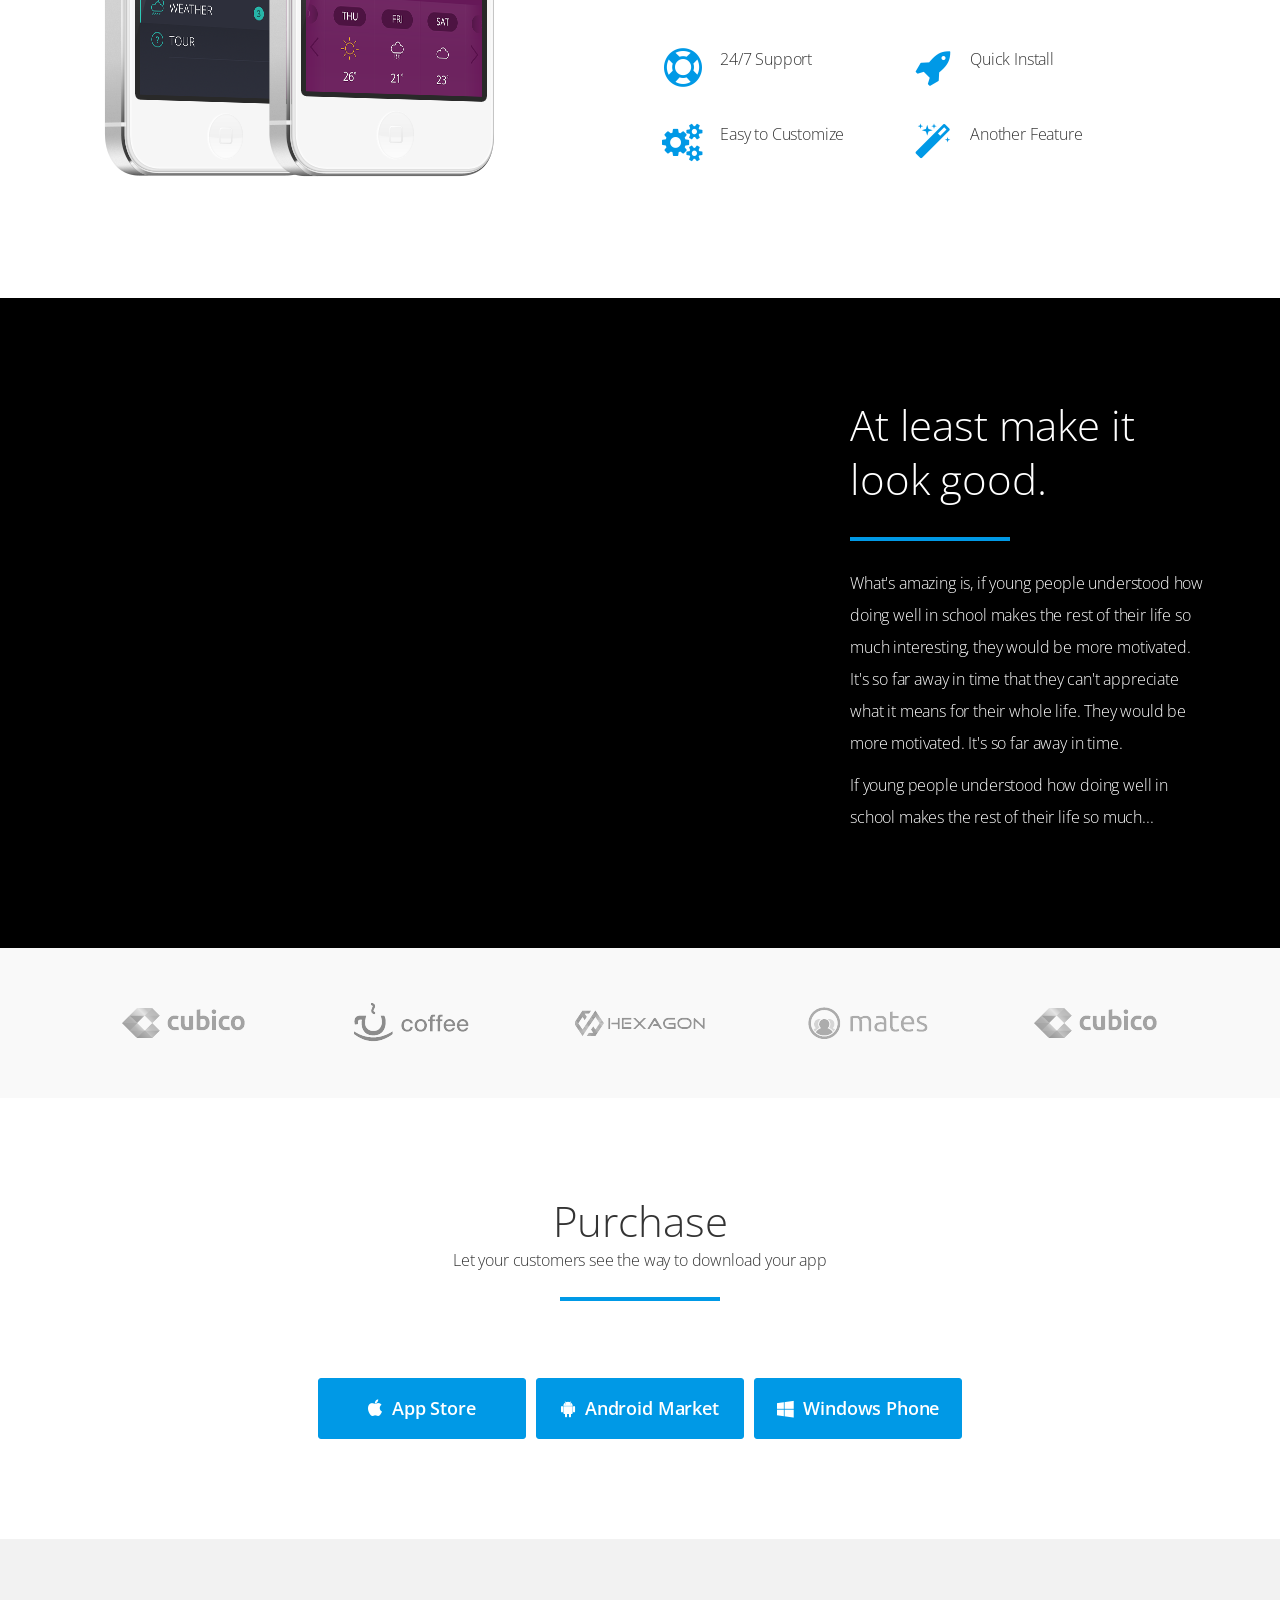
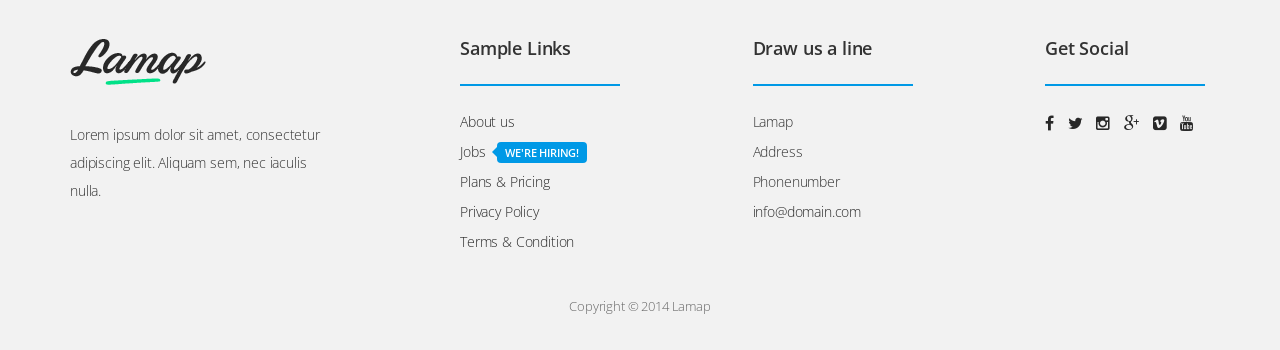
<file: index_light_nopreloader.html>
<!DOCTYPE html>
<html lang="en">
<head>

<!-- Meta Data -->
<meta charset="utf-8">
<meta name="viewport" content="width=device-width, initial-scale=1">
<meta name="description" content="Lamap Bootstrap 3 App Landing Page">
<meta name="author" content="">

<!-- Favicon -->
<link rel="shortcut icon" href="images/favicon.ico">

<title>Lamap App Landing Page</title>

<!-- Stylesheets -->
<link rel="stylesheet" href="css/bootstrap.min.css">
<link rel="stylesheet" href="css/font-awesome.min.css">
<link rel="stylesheet" href="css/owl.theme.css">
<link rel="stylesheet" href="css/owl.carousel.css">
<link rel="stylesheet" href="css/nivo-theme.css">
<link rel="stylesheet" href="css/nivo-lightbox.css">
<link rel="stylesheet" href="css/animate.css">

<!-- Main Stylsheets -->
<link rel="stylesheet" href="css/style_light.css">
<link rel="stylesheet" href="css/responsive.css">

<!-- Color Sheme CSS -->
<link rel="stylesheet" href="css/color.css">

<!-- Google Font -->
<link href='http://fonts.googleapis.com/css?family=Open+Sans:400,300,600,700' rel='stylesheet' type='text/css'>

<!--[if lt IE 9]>
	<script src="https://oss.maxcdn.com/libs/html5shiv/3.7.0/html5shiv.js"></script>
	<script src="https://oss.maxcdn.com/libs/respond.js/1.4.2/respond.min.js"></script>
<![endif]-->

</head>
 
<body>

<!-- begin nav -->
<nav class="navbar navbar-default navbar-fixed-top" role="navigation">
	<div class="container">
		<div class="navbar-header">
			<button type="button" class="navbar-toggle" data-toggle="collapse" data-target=".navbar-collapse">
				<span class="sr-only">Toggle navigation</span>
				<span>Menu</span>
			</button>
			<!-- begin logo in navigation -->
			<a class="navbar-brand" href="#intro">
				<img src="images/footer_logo.png" alt="logo small">
			</a>
			<!-- end logo in navigation -->
		</div>	
	
		<div class="navbar-collapse collapse">
			<ul class="nav navbar-nav pull-right">
				<!-- begin navigation items -->
				<li class="current"><a href="#intro">Start</a></li>
				<li><a href="#features">Features</a></li>
				<li><a href="#services">Services</a></li>
				<li><a href="#screenshots">Screenshots</a></li>
				<li><a href="#packages">Packages</a></li>
				<li><a href="#extra">Extra</a></li>
				<li><a href="#video">Video</a></li>
				<li><a href="#download">Download</a></li>
				<!-- end navigation items -->
			</ul>	
		</div>
	</div>
</nav>
<!-- end nav -->

<!-- begin intro section -->
<section class="intro" id="intro">

	<div class="container">
		<div class="row">

			<div class="col-md-12">
				<div class="intro-section">
					<!-- begin logo intro section -->
					<img src="images/lamap_logo.png" alt="logo">
					<!-- end logo intro section -->
					<h1>Present your app professional with lamap landing page</h1>
					<ul class="list-inline">
						<li>
							<a href="#" class="btn btn-custom">
								<i class="fa fa-cloud-download"></i>
								Download
							</a>
						</li>
						<li>
							<a href="#" class="btn btn-custom-border">
								<i class="fa fa-align-left"></i>
								Discover
							</a>
						</li>
					</ul>

					<a href="#" class="mouse">
						<i class="fa fa-angle-down Drop animated"></i>
					</a>
					
				</div>
			</div>

		</div>
	</div>

	<span class="mouse"></span>
	
</section>
<!-- end intro section -->

<!-- begin features section -->
<section class="features" id="features">

	<div class="container">
		<div class="row">
			<div class="col-md-12">
				<div class="section-head wow fadeIn animated" data-wow-offset="120" data-wow-duration="1.5s">
					<h1>Features</h1>
					<p>You can show your app features</p>
					<span class="underline"></span>
				</div>
			</div>
		</div>

		<div class="row">
			<div class="col-md-4">
				<div class="features-left wow fadeInLeft animated" data-wow-offset="10" data-wow-duration="1.5s">
					
					<!-- begin single feature item -->
					<div class="feature">
						<div class="icon-container">
							<div class="icon">
							<i class="fa fa-tablet"></i>
							</div>
						</div>

						<div class="fetaure-details">
							<h4 class="main-color">Responsive layout</h4>
							<p>
								Lorem ipsum dolor sit amet consectetur adipisicing elit, sed do eiusmod tempor incididunt
							</p>
						</div>
					</div>
					<!-- end single feature item -->

					<!-- begin single feature item -->
					<div class="feature">
						<div class="icon-container">
							<div class="icon">
							<i class="fa fa-pencil"></i>
							</div>
						</div>

						<div class="fetaure-details">
							<h4 class="main-color">Modern design</h4>
							<p>
								Lorem ipsum dolor sit amet consectetur adipisicing elit, sed do eiusmod tempor incididunt
							</p>
						</div>
					</div>
					<!-- end single feature item -->

					<!-- begin single feature item -->
					<div class="feature">
						<div class="icon-container">
							<div class="icon">
							<i class="fa fa-code"></i>
							</div>
						</div>

						<div class="fetaure-details">
							<h4 class="main-color">Clean Code</h4>
							<p>
								Lorem ipsum dolor sit amet consectetur adipisicing elit, sed do eiusmod tempor incididunt
							</p>
						</div>
					</div>
					<!-- end single feature item -->
					
				</div>
			</div>
			
			<div class="col-md-4">
				<!-- begin feature image -->
				<figure class="image-features wow bounceIn animated animated" data-wow-offset="120" data-wow-duration="1.5s">
					<img src="images/iphone5_white.png" alt="iphone">
				</figure>
				<!-- end feature image -->
			</div>
			
			<div class="col-md-4">
				<div class="features-right wow fadeInRight animated" data-wow-offset="10" data-wow-duration="1.5s">

					<!-- begin single feature item -->
					<div class="feature">
						<div class="icon-container">
							<div class="icon">
							<i class="fa fa-thumbs-up"></i>
							</div>
						</div>

						<div class="fetaure-details">
							<h4 class="main-color">Font Awesome</h4>
							<p>
								Lorem ipsum dolor sit amet consectetur adipisicing elit, sed do eiusmod tempor incididunt
							</p>
						</div>
					</div>
					<!-- end single feature item -->

					<!-- begin single feature item -->
					<div class="feature">
						<div class="icon-container">
							<div class="icon">
							<i class="fa fa-refresh"></i>
							</div>
						</div>

						<div class="fetaure-details">
							<h4 class="main-color">Cross Browser</h4>
							<p>
								Lorem ipsum dolor sit amet consectetur adipisicing elit, sed do eiusmod tempor incididunt
							</p>
						</div>
					</div>
					<!-- end single feature item -->

					<!-- begin single feature item -->
					<div class="feature">
						<div class="icon-container">
							<div class="icon">
							<i class="fa fa-support"></i>
							</div>
						</div>

						<div class="fetaure-details">
							<h4 class="main-color">24/7 Support</h4>
							<p>
							Lorem ipsum dolor sit amet consectetur adipisicing elit, sed do eiusmod tempor incididunt
							</p>
						</div>
					</div>
					<!-- end single feature item -->
				</div>
			</div>
		</div>
	</div>

</section>
<!-- end features section -->

<!-- begin reviews section -->
<section class="reviews" id="reviews">
	<div class="container">
		
		<div class="row">
			<div class="col-md-12">
				<div class="section-head wow fadeIn animated" data-wow-offset="10" data-wow-duration="1.5s">
					<h1>Reviews</h1>
					<p>Read what our customers are saying</p>
					<span class="underline"></span>
				</div>
			</div>
		</div>

		<div class="row">
			<div class="testemonials wow fadeInUp animated" data-wow-offset="10" data-wow-duration="1s">
				
				<!-- begin single testomial item -->
				<div class="testemonial">
					<div class="col-md-5 client-data">
						<div class="client-image">
							<img src="images/person.png" alt="client">
						</div>
						<div class="client-name">
							<h4>Client name</h4>
							<p>Art Director at Appcreator</p>
						</div>
					</div>
					<div class="col-md-7 col-sm-12">
						<div class="client-quote">
							<p>"Software innovation, like almost every other kind of innovation, requires the ability to collaborate and share ideas with other people, and to sit down and talk with customers and get their feedback and understand their needs."</p>
						</div>
					</div>
				</div>
				<!-- end single testomial item -->
				<!-- begin single testomial item -->
				<div class="testemonial">
					<div class="col-md-5 client-data">
						<div class="client-image">
							<img src="images/person.png" alt="client">
						</div>
						<div class="client-name">
							<h4>Client name</h4>
							<p>Art Director at Appcreator</p>
						</div>
					</div>
					<div class="col-md-7">
						<div class="client-quote">
							<p>"Software innovation, like almost every other kind of innovation, requires the ability to collaborate and share ideas with other people, and to sit down and talk with customers and get their feedback and understand their needs."</p>
						</div>
					</div>
				</div>
				<!-- end single testomial item -->
			</div>
		</div>

	</div>	
</section>
<!-- end reviews section -->

<div class="divider"></div>

<!-- begin services section -->
<section class="services" id="services">
	<div class="container">
		
		<div class="row">
			<div class="col-md-12">
				<div class="section-head wow fadeIn animated" data-wow-offset="10" data-wow-duration="1.5s">
					<h1>Services</h1>
					<p>You can list all your awesome services</p>
					<span class="underline"></span>
				</div>
			</div>
		</div>

		<div class="row">
			<div class="col-md-3 col-sm-6">
				<!-- begin single service item -->
				<div class="service wow fadeIn animated" data-wow-offset="10">
					<i class="fa fa-tablet"></i>
					<h4>Responsive Design</h4>
					<p>Lorem ipsum dolor sit amet, consectetur adipisicing elit, sed do eiusmod tempor incididunt ut labore et dolore</p>
				</div>
				<!-- end single service item -->
			</div>
			<div class="col-md-3 col-sm-6">
				<!-- begin single service item -->
				<div class="service wow fadeIn animated delay" data-wow-offset="10">
					<i class="fa fa-code"></i>
					<h4>Clean Code</h4>
					<p>Lorem ipsum dolor sit amet, consectetur adipisicing elit, sed do eiusmod tempor incididunt ut labore et dolore</p>
				</div>
				<!-- end single service item -->
			</div>
			<div class="col-md-3 col-sm-6">
				<!-- begin single service item -->
				<div class="service wow fadeIn animated delay-long" data-wow-offset="10">
					<i class="fa fa-support"></i>
					<h4>24/7 Support</h4>
					<p>Lorem ipsum dolor sit amet, consectetur adipisicing elit, sed do eiusmod tempor incididunt ut labore et dolore</p>
				</div>
				<!-- end single service item -->
			</div>
			<div class="col-md-3 col-sm-6">
				<!-- begin single service item -->
				<div class="service wow fadeIn animated delay-longer" data-wow-offset="10">
					<i class="fa fa-pencil"></i>
					<h4>Modern Design</h4>
					<p>Lorem ipsum dolor sit amet, consectetur adipisicing elit, sed do eiusmod tempor incididunt ut labore et dolore</p>
				</div>
				<!-- end single service item -->
			</div>
		</div>

	</div>
</section>
<!-- end services section -->

<!-- begin newsletter section -->
<section class="newsletter" id="newsletter">
	<div class="container">
		
		<div class="row">
			<div class="col-md-12">
				<div class="section-head wow fadeInDown animated" data-wow-offset="10">
					<h1>Newsletter</h1>
					<p>Fill in your email address to receive monthly updates </p>
					<span class="underline"></span>
				</div>
			</div>
		</div>

		<div class="row">
			<div class="col-sm-12 form">
				<div id="contact">

				<form method="post" action="contact.php" name="contactform" id="contactform">

					<fieldset>

						<label for="email" accesskey="E"></label>
						<input name="email" type="text" id="email" size="30" value="" placeholder="Please enter your email address" />

						<button type="submit" class="submit btn btn-send" id="submit" value="Submit">
							<i class="fa fa-envelope"></i>
							Subscribe
						</button>

					</fieldset>

				</form>

				<div class="tex-center">
					<div id="message"></div>
				</div>

				</div>
			</div>
		</div>
	</div>
</section>
<!-- end newsletter section -->

<!-- begin screenshots section -->
<section class="screenshots" id="screenshots">
	
	<div class="container">
		
		<div class="row">
			<div class="col-md-12">
				<div class="section-head wow fadeIn animated" data-wow-offset="10" data-wow-duration="1.5s">
					<h1>Screenshots</h1>
					<p>Give an impression of your app in this carousel</p>
					<span class="underline"></span>
				</div>
			</div>
		</div>

		<div class="row">
			
			<div class="col-md-12">
				
				<div class="screens wow bounceIn animated" data-wow-offset="10" data-wow-duration="1.5s">
					<!-- begin single screenshot -->
					<div class="screen">
						<a href="images/screen1.png" data-lightbox-gallery="screens">
							<img src="images/screen1.png" alt="screenshot">
							<span class="hover-screen">
								<i class="fa fa-search"></i>
							</span>
						</a>
					</div>
					<!-- end single screenshot -->
					<!-- begin single screenshot -->
					<div class="screen">
						<a href="images/screen2.png" data-lightbox-gallery="screens">
							<img src="images/screen2.png" alt="screenshot">
							<span class="hover-screen">
								<i class="fa fa-search"></i>
							</span>
						</a>
					</div>
					<!-- end single screenshot -->
					<!-- begin single screenshot -->
					<div class="screen">
						<a href="images/screen3.png" data-lightbox-gallery="screens">
							<img src="images/screen3.png" alt="screenshot">
							<span class="hover-screen">
								<i class="fa fa-search"></i>
							</span>
						</a>
					</div>
					<!-- end single screenshot -->
					<!-- begin single screenshot -->
					<div class="screen">
						<a href="images/screen4.png" data-lightbox-gallery="screens">
							<img src="images/screen4.png" alt="screenshot">
							<span class="hover-screen">
								<i class="fa fa-search"></i>
							</span>
						</a>
					</div>
					<!-- end single screenshot -->
					<!-- begin single screenshot -->
					<div class="screen">
						<a href="images/screen1.png" data-lightbox-gallery="screens">
							<img src="images/screen1.png" alt="screenshot">
							<span class="hover-screen">
								<i class="fa fa-search"></i>
							</span>
						</a>
					</div>
					<!-- end single screenshot -->
					<!-- begin single screenshot -->
					<div class="screen">
						<a href="images/screen2.png" data-lightbox-gallery="screens">
							<img src="images/screen2.png" alt="screenshot">
							<span class="hover-screen">
								<i class="fa fa-search"></i>
							</span>
						</a>
					</div>
					<!-- end single screenshot -->
					<!-- begin single screenshot -->
					<div class="screen">
						<a href="images/screen3.png" data-lightbox-gallery="screens">
							<img src="images/screen3.png" alt="screenshot">
							<span class="hover-screen">
								<i class="fa fa-search"></i>
							</span>
						</a>
					</div>
					<!-- end single screenshot -->
					<!-- begin single screenshot -->
					<div class="screen">
						<a href="images/screen4.png" data-lightbox-gallery="screens">
							<img src="images/screen4.png" alt="screenshot">
							<span class="hover-screen">
								<i class="fa fa-search"></i>
							</span>
						</a>
					</div>
					<!-- end single screenshot -->
				</div>
			</div>
		</div>
	</div>
</section>
<!-- end screenshots section -->

<div class="divider"></div>

<!-- begin brief section -->
<section class="brief" id="brief">
	<div class="container">
		<div class="row">
			<div class="col-md-6 col-sm-12">
				<div class="brief-content wow fadeInLeft animated" data-wow-offset="10">
					<h1>If you can't make it good, at least make it look good.</h1>
					<div class="underline"></div>
					<p>
						What's amazing is, if young people understood how doing well in school makes the rest of their life so much interesting, they would be more motivated. It's so far away in time that they can't appreciate what it means for their whole life. They would be more motivated. It's so far away in time.
					</p>
					<p>
						If young people understood how doing well in school makes the rest of their life so much interesting, they would be more.
					</p>
					<a href="#" class="btn btn-custom">
						<i class="fa fa-cloud-download"></i>
						Download
					</a>
				</div>
			</div>
			<div class="col-md-6 col-sm-12">
				<figure class="small-slider wow fadeInRight animated" data-wow-offset="10">
					<!-- begin single slider item -->
					<div class="item">
						<img src="images/iphone5_two.png" alt="iphone5">
					</div>
					<!-- end single slider item -->
					<!-- begin single slider item -->
					<div class="item">
						<img src="images/iphone5_white.png" alt="iphone5">
					</div>
					<!-- end single slider item -->
				</figure>
			</div>
		</div>
	</div>
</section>
<!-- end brief section -->

<!-- begin packages section -->
<section class="packages" id="packages">
	
	<div class="container">
		
		<div class="row">
			<div class="col-md-12">
				<div class="section-head wow fadeIn animated" data-wow-offset="10" data-wow-duration="1.5s">
					<h1>Packages</h1>
					<p>Let your visitors know what package is the best for them</p>
					<span class="underline"></span>
				</div>
			</div>
		</div>

		<div class="row wow bounceIn animated" data-wow-offset="10" data-wow-duration="1.5s">
			
			<div class="col-md-3 col-sm-6">
				<!-- begin single package -->
				<div class="package">
					<div class="package-name">
						<h4>Basic</h4>
					</div>
					<span class="package-price">$5 / mo</span>
					<div class="underline-small"></div>
					<div class="package-features">
						<ul>
							<li>1 User</li>
							<li>3 GB Storage</li>
							<li>10 GB Bandwidth</li>
							<li>Another Feature</li>
						</ul>
					</div>
					<a href="#" class="btn btn-custom-border">
						<i class="fa fa-shopping-cart"></i>
						Order
					</a>
				</div>
				<!-- end single package -->
			</div>

			<div class="col-md-3 col-sm-6">
				<!-- begin single package -->
				<div class="package">
					<div class="package-name">
						<h4>Premium</h4>
					</div>
					<span class="package-price">$50 / mo</span>
					<div class="underline-small"></div>
					<div class="package-features">
						<ul>
							<li>5 User</li>
							<li>10 GB Storage</li>
							<li>50 GB Bandwidth</li>
							<li>Another Feature</li>
						</ul>
					</div>
					<a href="#" class="btn btn-custom-border">
						<i class="fa fa-shopping-cart"></i>
						Order
					</a>
				</div>
				<!-- end single package -->
			</div>

			<div class="col-md-3 col-sm-6">
				<!-- begin single package -->
				<div class="package featured">
					<div class="package-name">
						<h4>Excellent</h4>
					</div>
					<span class="package-price">$100 / mo</span>
					<div class="underline-small"></div>
					<div class="package-features">
						<ul>
							<li>15 User</li>
							<li>50 GB Storage</li>
							<li>100 GB Bandwidth</li>
							<li>Another Feature</li>
						</ul>
					</div>
					<a href="#" class="btn btn-custom">
						<i class="fa fa-shopping-cart"></i>
						Order
					</a>
				</div>
				<!-- end single package -->
			</div>

			<div class="col-md-3 col-sm-6">
				<!-- begin single package -->
				<div class="package">
					<div class="package-name">
						<h4>Diamond</h4>
					</div>
					<span class="package-price">$200 / mo</span>
					<div class="underline-small"></div>
					<div class="package-features">
						<ul>
							<li>Unlimited User</li>
							<li>200 GB Storage</li>
							<li>300 GB Bandwidth</li>
							<li>Another Feature</li>
						</ul>
					</div>
					<a href="#" class="btn btn-custom-border">
						<i class="fa fa-shopping-cart"></i>
						Order
					</a>
				</div>
				<!-- end single package -->
			</div>

		</div>

	</div>
</section>
<!-- end packages section -->

<!-- begin extra section -->
<section class="extra" id="extra">
	<div class="container">

		<div class="row">
			<div class="col-md-12 tabs">
				
				<!-- begin tab pane nav tabs -->
				<ul class="nav nav-tabs wow fadeInUp animated" role="tablist">
					<li class="active">
						<a href="#first-tab" role="tab" data-toggle="tab">
							<i class="fa fa-cog"></i>
							Customize
						</a>
					</li>
					<li>
						<a href="#second-tab" role="tab" data-toggle="tab">
							<i class="fa fa-cloud"></i>
							Profile
						</a>
					</li>
					<li>
						<a href="#third-tab" role="tab" data-toggle="tab">
							<i class="fa fa-refresh"></i>
							Feature
						</a>
					</li>
				</ul>
				<!-- end tab pane nav tabs -->

			</div>
		</div>

		<div class="row">
			
			<div class="tab-content">
				
				<!-- begin first tab content -->
				<div class="tab-pane fade in active" id="first-tab">
					<div class="col-md-5">
						<figure class="wow fadeInLeft animated" data-wow-offset="10" data-wow-duration="1.5s">
							<img src="images/iphones_skew.png" alt="iphones skew">
						</figure>
					</div>
					
					<div class="col-md-6 col-md-offset-1">
						<div class="brief-content wow fadeInRight animated" data-wow-offset="10" data-wow-duration="1.5s">
							<h1>If you can't make it good, at least make it look good.</h1>
							<div class="underline"></div>
							<p>
								What's amazing is, if young people understood how doing well in school makes the rest of their life so much interesting, they would be more motivated. It's so far away in time that they can't appreciate what it means for their whole life. They would be more motivated. It's so far away in time.
							</p>
							<p>
								If young people understood how doing well in school makes the rest of their life so much interesting, they would be more.
							</p>
							
							<div class="col-md-6 nopadding">
								<ul class="extra-features">
									<li>
										<div class="icon">
											<i class="fa fa-support"></i>
										</div>
										24/7 Support
									</li>
									<li>
										<div class="icon">
											<i class="fa fa-cogs"></i>
										</div>
										Easy to Customize
									</li>
								</ul>
							</div>
							
							<div class="col-md-6 nopadding">
								<ul class="extra-features">
									<li>
										<div class="icon">
											<i class="fa fa-rocket"></i>
										</div>
										Quick Install
									</li>
									<li>
										<div class="icon">
											<i class="fa fa-magic"></i>
										</div>
										Another Feature
									</li>
								</ul>
							</div>
	
						</div>
					</div>
				</div>
				<!-- end first tab content -->
				
				<!-- begin second tab content -->
				<div class="tab-pane fade in" id="second-tab">
					<div class="col-md-6">
						<div class="brief-content fadeInLeft animated" data-wow-duration="1.5s">
							<h1>If you can't make it good, at least make it look good.</h1>
							<div class="underline"></div>
							<p>
								What's amazing is, if young people understood how doing well in school makes the rest of their life so much interesting, they would be more motivated. It's so far away in time that they can't appreciate what it means for their whole life. They would be more motivated. It's so far away in time.
							</p>
							<p>
								If young people understood how doing well in school makes the rest of their life so much interesting, they would be more.
							</p>
						</div>
					</div>
					
					<div class="col-md-6">
						<figure class="fadeInRight animated" data-wow-duration="1.5s">
							<img src="images/iphone5_two.png" alt="iphones two">
						</figure>
					</div>
				</div>
				<!-- end second tab content -->
				
				<!-- begin third tab content -->
				<div class="tab-pane fade in" id="third-tab">
					
					<div class="col-md-6">
						<figure class="fadeInLeft animated" data-wow-duration="1.5s">
							<img src="images/iphone5_two.png" alt="iphones two">
						</figure>
					</div>

					<div class="col-md-6">
						<div class="brief-content fadeInRight animated" data-wow-duration="1.5s">
							<h1>If you can't make it good, at least make it look good.</h1>
							<div class="underline"></div>
							<p>
								What's amazing is, if young people understood how doing well in school makes the rest of their life so much interesting, they would be more motivated. It's so far away in time that they can't appreciate what it means for their whole life. They would be more motivated. It's so far away in time.
							</p>
							<p>
								If young people understood how doing well in school makes the rest of their life so much interesting, they would be more.
							</p>
						</div>
					</div>
				</div>
				<!-- end third tab content -->

			</div>
		</div>
		
	</div>
</section>
<!-- end extra section -->

<!-- begin video section -->
<section class="video" id="video">
	<div class="container">
		<div class="row">
			
			<div class="col-md-8 video-item wow fadeInLeft animated" data-wow-offset="10" data-wow-duration="1.5s">
				
				<!-- Replace your embed iframe src with below iframe -->
				<iframe src="http://player.vimeo.com/video/102787065?color=63b5d6" width="750" height="450" frameborder="0" webkitallowfullscreen mozallowfullscreen allowfullscreen></iframe>

			</div>

			<div class="col-md-4">
				<div class="brief-content wow fadeInRight animated" data-wow-offset="10" data-wow-duration="1.5s">
					<h1>At least make it look good.</h1>
					<div class="underline"></div>
					<p>
						What's amazing is, if young people understood how doing well in school makes the rest of their life so much interesting, they would be more motivated. It's so far away in time that they can't appreciate what it means for their whole life. They would be more motivated. It's so far away in time.
					</p>
					<p>
						If young people understood how doing well in school makes the rest of their life so much...
					</p>
				</div>
			</div>

		</div>
	</div>
</section>
<!-- end video section -->

<!-- begin customer section -->
<section class="customers wow fadeIn animated">
	<div class="container">
		<div class="row">
			<div class="col-md-12">
				<div class="customer-slider">
					<div class="item">
						<img src="images/customers/client1.png" alt="client logo">
					</div>
					<div class="item">
						<img src="images/customers/client2.png" alt="client logo">
					</div>
					<div class="item">
						<img src="images/customers/client3.png" alt="client logo">
					</div>
					<div class="item">
						<img src="images/customers/client4.png" alt="client logo">
					</div>
					<div class="item">
						<img src="images/customers/client1.png" alt="client logo">
					</div>
					<div class="item">
						<img src="images/customers/client1.png" alt="client logo">
					</div>
					<div class="item">
						<img src="images/customers/client2.png" alt="client logo">
					</div>
					<div class="item">
						<img src="images/customers/client3.png" alt="client logo">
					</div>
					<div class="item">
						<img src="images/customers/client4.png" alt="client logo">
					</div>
					<div class="item">
						<img src="images/customers/client1.png" alt="client logo">
					</div>
				</div>
			</div>
		</div>
	</div>
</section>
<!-- end customer section -->

<!-- begin download section -->
<section class="download" id="download">
	<div class="container">
		
		<div class="row">
			<div class="col-md-12">
				<div class="section-head wow fadeIn animated" data-wow-offset="10" data-wow-duration="1.5s">
					<h1>Purchase</h1>
					<p>Let your customers see the way to download your app</p>
					<span class="underline"></span>
				</div>
			</div>
		</div>

		<div class="row">
			<div class="col-md-12">
				<ul class="list-inline wow fadeInUp animated">
					<li>
						<a href="#" class="btn btn-custom">
							<i class="fa fa-apple"></i>
							App Store
						</a>
					</li>
					<li>
						<a href="#" class="btn btn-custom">
							<i class="fa fa-android"></i>
							Android  Market
						</a>
					</li>
					<li>
						<a href="#" class="btn btn-custom">
							<i class="fa fa-windows"></i>
							Windows Phone
						</a>
					</li>
				</ul>
			</div>
		</div>

	</div>
</section>
<!-- end download section -->

<!-- begin footer section -->
<footer class="footer" id="footer">
	<div class="container">
		<div class="row wow fadeIn animated" data-wow-offset="10" data-wow-duration="1.5s">
			<div class="col-md-3 col-sm-3">
				<!-- begin logo footer -->
				<img src="images/footer_logo.png" alt="footer logo">
				<!-- end logo footer -->
				<p>
					Lorem ipsum dolor sit amet, 
					consectetur adipiscing elit. Aliquam 
					sem, nec iaculis nulla.
				</p>
			</div>

			<div class="col-md-2 col-md-offset-1 col-sm-3">
				<h4>Sample Links</h4>
				<div class="underline-small"></div>
				<ul>
					<li>
						<a href="#">About us</a>
					</li>
					<li>
						<a href="#">
						Jobs
						<span class="jobs">We're hiring!</span>
						</a>
					</li>
					<li>
						<a href="#">Plans &amp; Pricing</a>
					</li>
					<li>
						<a href="#">Privacy Policy</a>
					</li>
					<li>
						<a href="#">Terms &amp; Condition</a>
					</li>
				</ul>
			</div>

			<div class="col-md-2 col-md-offset-1 col-sm-3">
				<h4>Draw us a line</h4>
				<div class="underline-small"></div>
				<ul>
					<li>Lamap</li>
					<li>Address</li>
					<li>Phonenumber</li>
					<li>
						<a href="mailto:info@yourdomain.com">info@domain.com</a>
					</li>
				</ul>
			</div>

			<div class="col-md-2 col-md-offset-1 col-sm-3">
				<h4>Get Social</h4>
				<div class="underline-small"></div>
				<ul class="list-inline">
					<li>
						<a href="#"><i class="fa fa-facebook"></i></a>
					</li>
					<li>
						<a href="#"><i class="fa fa-twitter"></i></a>
					</li>
					<li>
						<a href="#"><i class="fa fa-instagram"></i></a>
					</li>
					<li>
						<a href="#"><i class="fa fa-google-plus"></i></a>
					</li>
					<li>
						<a href="#"><i class="fa fa-vimeo-square"></i></a>
					</li>
					<li>
						<a href="#"><i class="fa fa-youtube"></i></a>
					</li>
				</ul>
			</div>

		</div>

		<div class="row wow fadeIn animated" data-wow-offset="10" data-wow-duration="1.5s">
			<div class="col-md-12 text-center">
				<p><small>Copyright &copy; 2014 Lamap</small></p>
			</div>
		</div>

	</div>
</footer>
<!-- end footer section -->

<!-- Javascripts -->
<script src="js/jquery.js"></script>
<script src="js/bootstrap.min.js"></script>
<script src="js/owl.carousel.min.js"></script>
<script src="js/jquery.fitvids.js"></script>
<script src="js/smoothScroll.js"></script>
<script src="js/nivo-lightbox.min.js"></script>
<script src="js/jquery.scrollTo.js"></script>
<script src="js/jquery.nav.js"></script>
<script src="js/wow.min.js"></script>
<script src="js/jquery.jigowatt.js"></script>

<!-- Custom Javascript -->
<script src="js/main.js"></script>

</body>
</html>
</file>
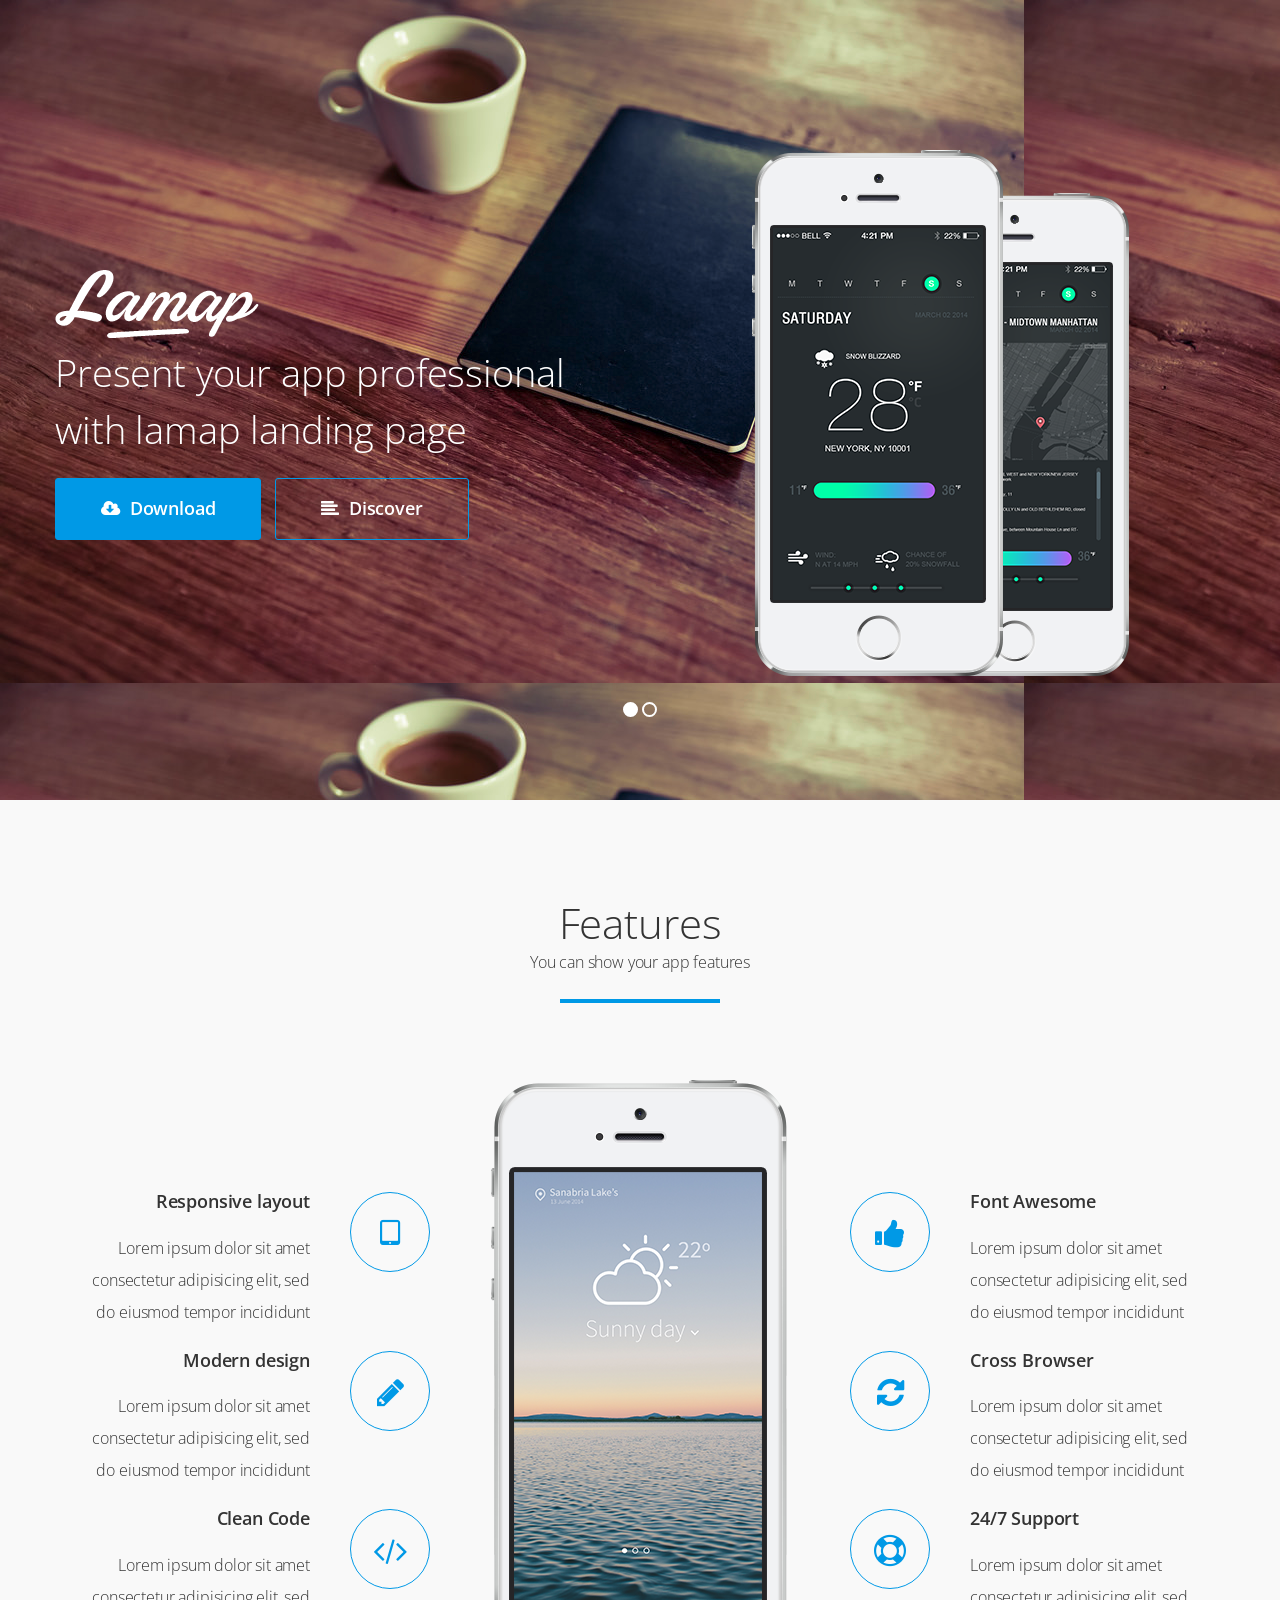
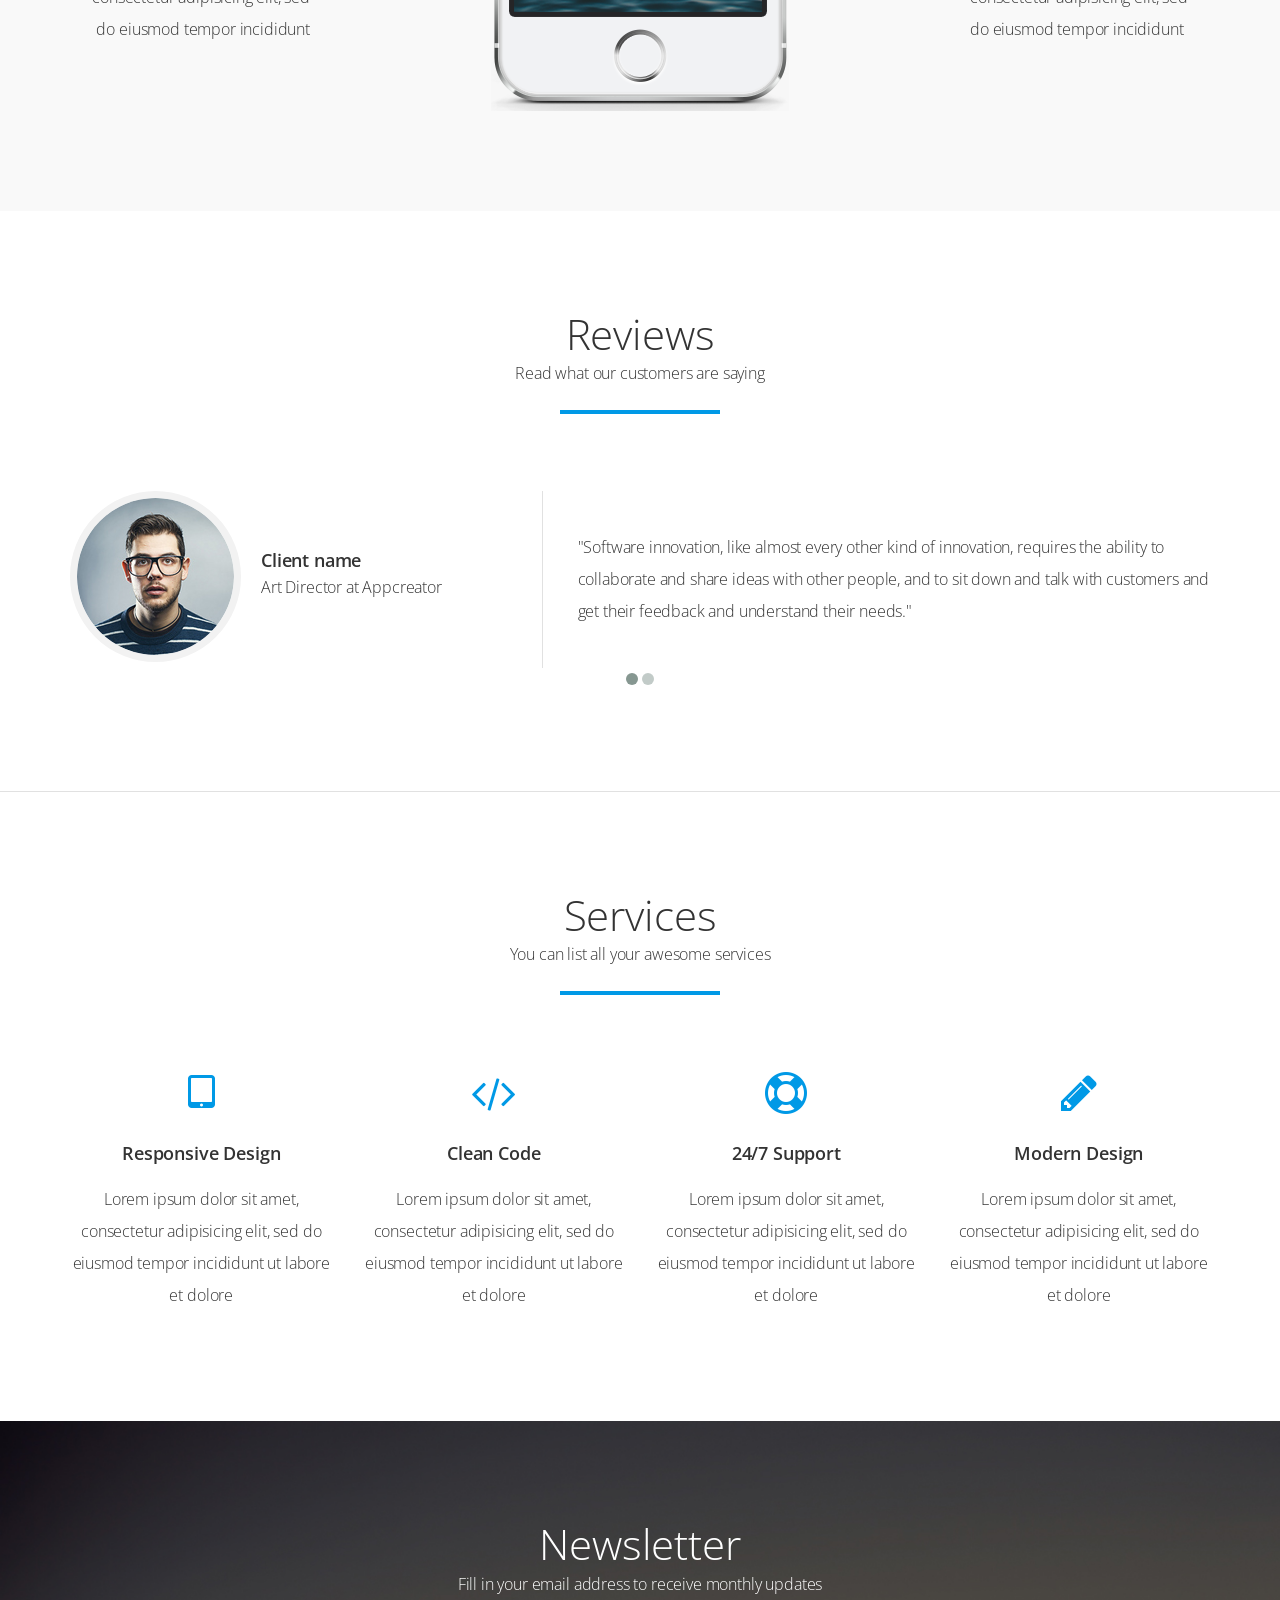
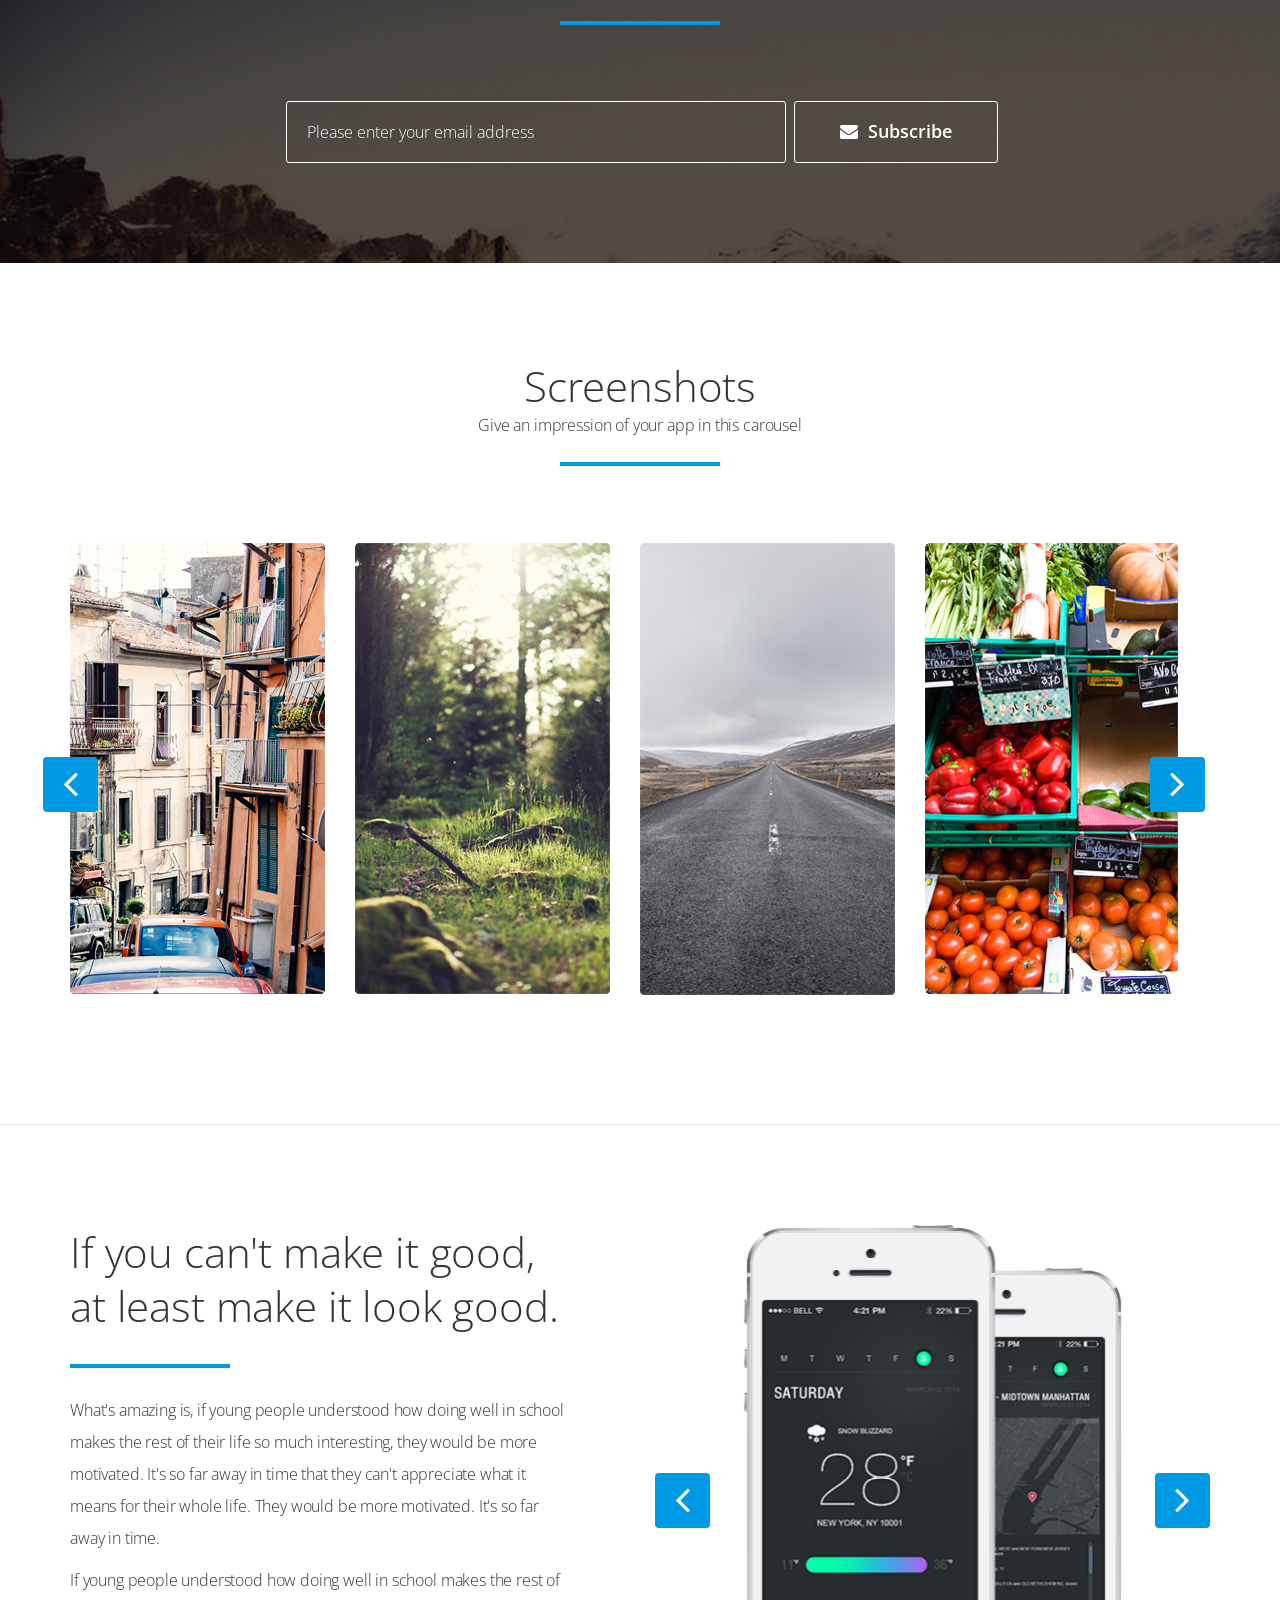
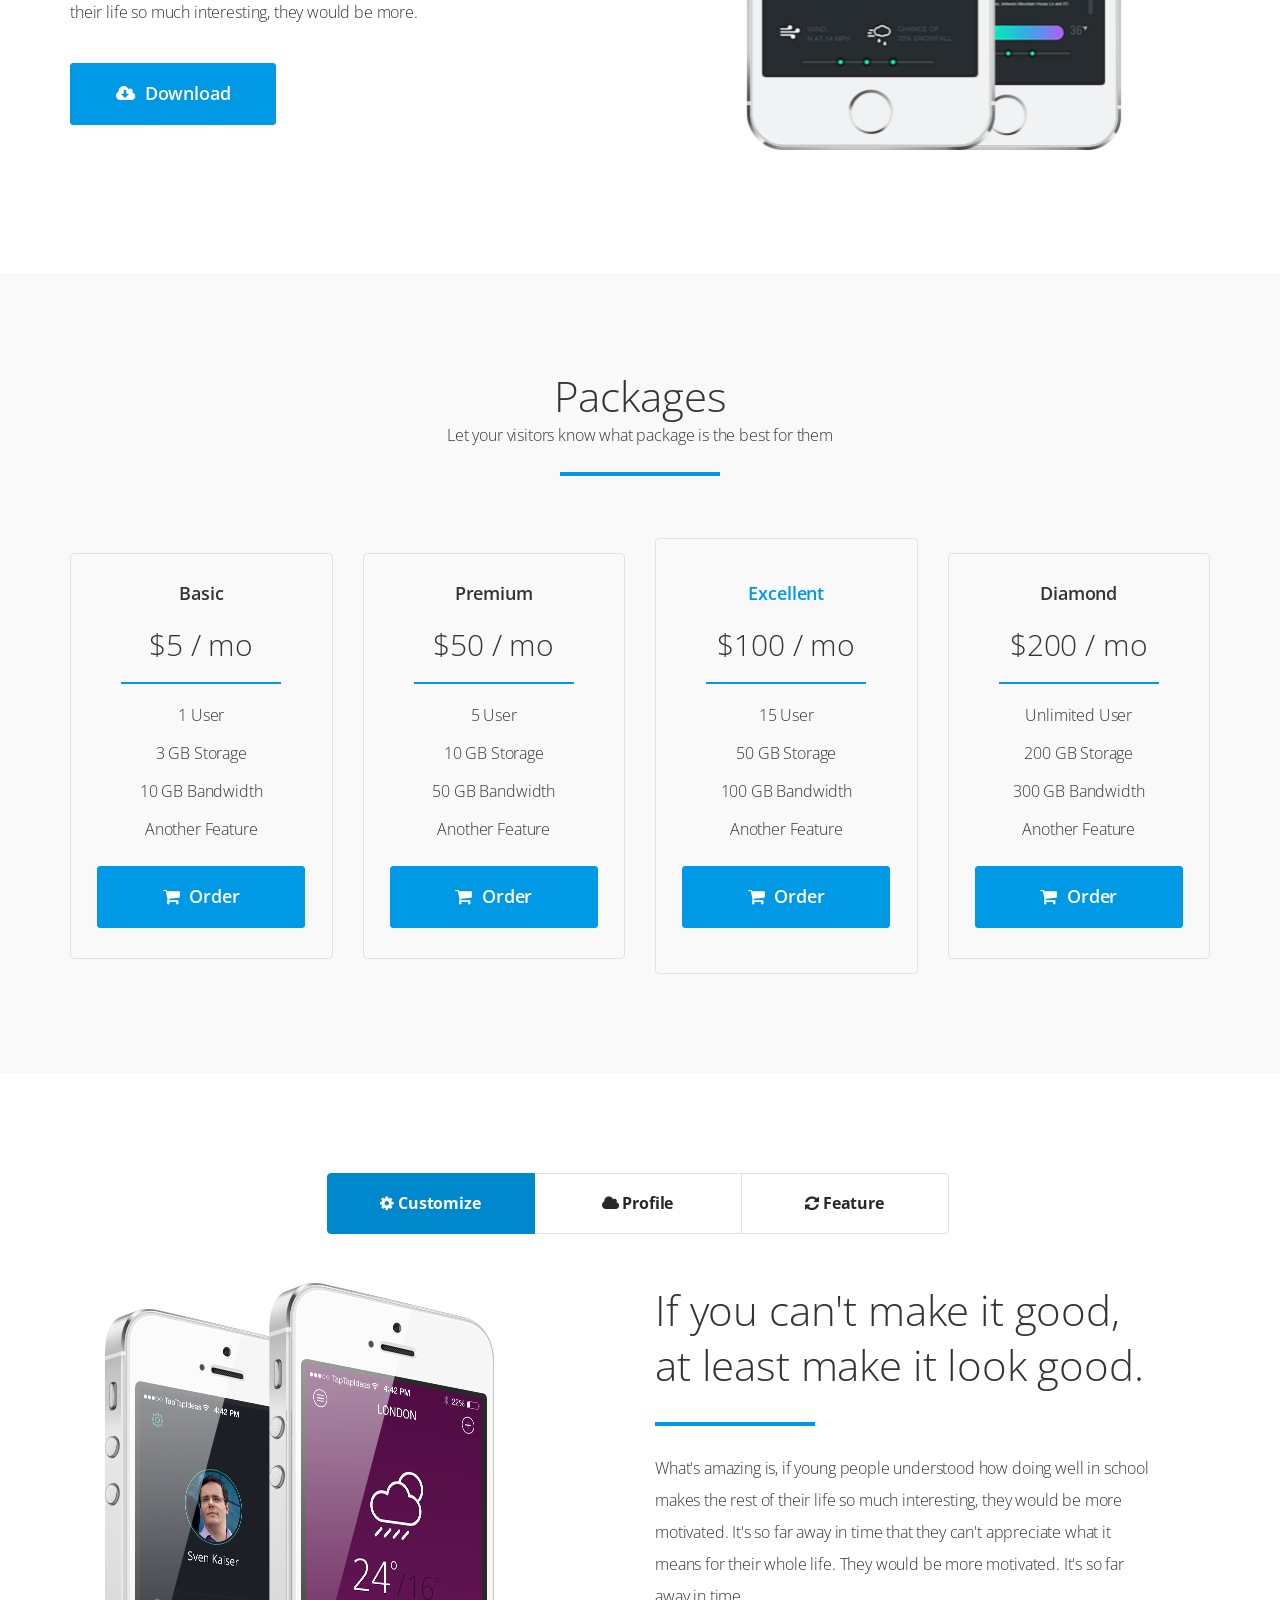
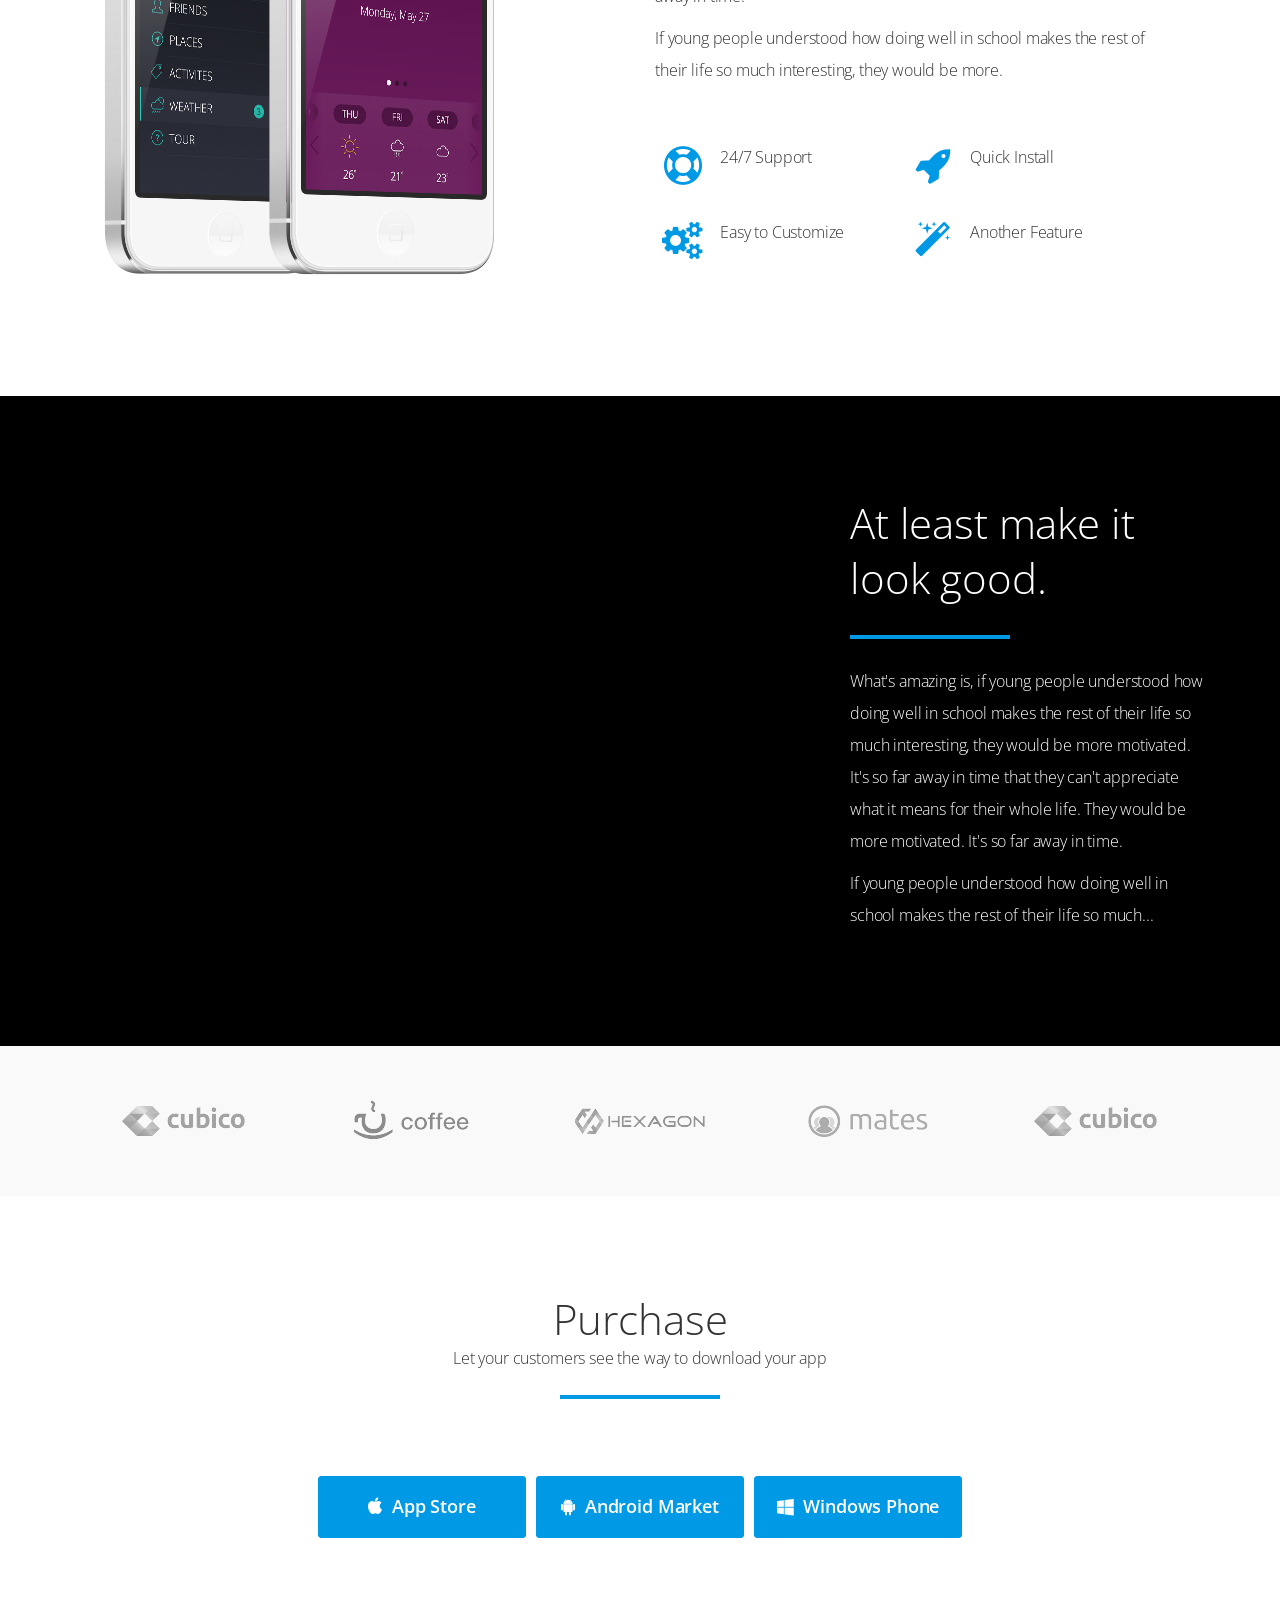
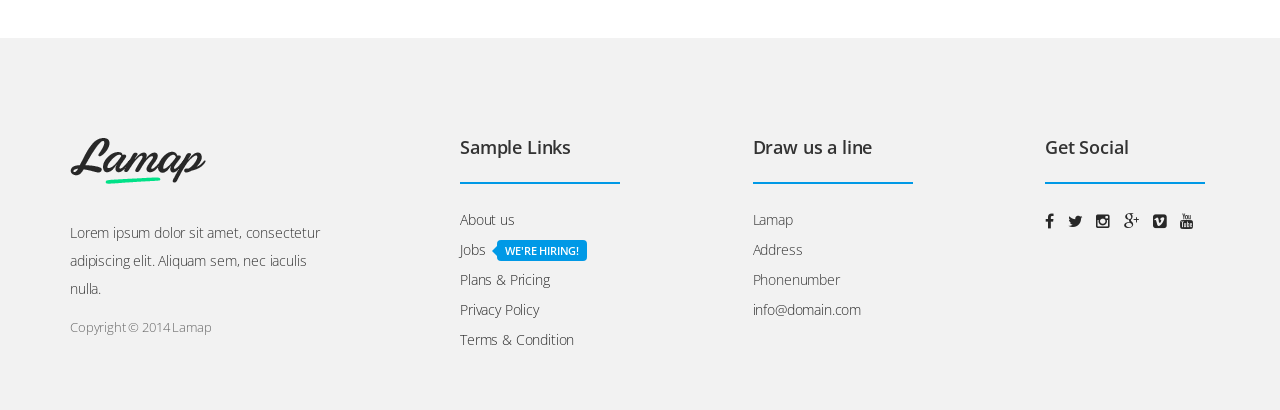
<file: index_light_slider.html>
<!DOCTYPE html>
<html lang="en">
<head>

<!-- Meta Data -->
<meta charset="utf-8">
<meta name="viewport" content="width=device-width, initial-scale=1">
<meta name="description" content="Lamap Bootstrap 3 App Landing Page">
<meta name="author" content="">

<!-- Favicon -->
<link rel="shortcut icon" href="images/favicon.ico">

<title>Lamap App Landing Page</title>

<!-- Stylesheets -->
<link rel="stylesheet" href="css/bootstrap.min.css">
<link rel="stylesheet" href="css/font-awesome.min.css">
<link rel="stylesheet" href="css/owl.theme.css">
<link rel="stylesheet" href="css/owl.carousel.css">
<link rel="stylesheet" href="css/nivo-theme.css">
<link rel="stylesheet" href="css/nivo-lightbox.css">
<link rel="stylesheet" href="css/animate.css">

<!-- Main Stylsheets -->
<link rel="stylesheet" href="css/style_light.css">
<link rel="stylesheet" href="css/style_slider.css">
<link rel="stylesheet" href="css/responsive.css">

<!-- Color Sheme CSS -->
<link rel="stylesheet" href="css/color.css">

<!-- Google Font -->
<link href='http://fonts.googleapis.com/css?family=Open+Sans:400,300,600,700' rel='stylesheet' type='text/css'>

<!--[if lt IE 9]>
	<script src="https://oss.maxcdn.com/libs/html5shiv/3.7.0/html5shiv.js"></script>
	<script src="https://oss.maxcdn.com/libs/respond.js/1.4.2/respond.min.js"></script>
<![endif]-->

</head>
 
<body>

<!-- begin preloader -->
<div class="preloader">
    <div class="preloader-content-wrapper">
        <div class="preloader-content">
            <i class="fa fa-cog fa-3x fa-spin"></i>
        </div>
    </div>
</div>
<!-- end preloader -->


<!-- begin nav -->
<nav class="navbar navbar-default navbar-fixed-top" role="navigation">
	<div class="container">
		<div class="navbar-header">
			<button type="button" class="navbar-toggle" data-toggle="collapse" data-target=".navbar-collapse">
				<span class="sr-only">Toggle navigation</span>
				<span>Menu</span>
			</button>
			<!-- begin logo in navigation -->
			<a class="navbar-brand" href="#intro">
				<img src="images/footer_logo.png" alt="logo small">
			</a>
			<!-- end logo in navigation -->
		</div>	
	
		<div class="navbar-collapse collapse">
			<ul class="nav navbar-nav pull-right">
				<!-- begin navigation items -->
				<li class="current"><a href="#intro">Start</a></li>
				<li><a href="#features">Features</a></li>
				<li><a href="#services">Services</a></li>
				<li><a href="#screenshots">Screenshots</a></li>
				<li><a href="#packages">Packages</a></li>
				<li><a href="#extra">Extra</a></li>
				<li><a href="#video">Video</a></li>
				<li><a href="#download">Download</a></li>
				<!-- end navigation items -->
			</ul>	
		</div>
	</div>
</nav>
<!-- end nav -->

<!-- begin intro section -->
<section class="intro" id="intro">


	<!-- begin intro-slider -->
	<div class="intro-slider">

		<!-- begin single slide -->
		<div class="item one">

			<div class="container">

				<div class="row">

					<div class="col-md-6 col-sm-6 paddingtop">

						<!-- begin logo  -->
						<img src="images/lamap_logo.png" class="logo" alt="logo">
						<!-- end logo  -->
						
						<h1>Present your app professional with lamap landing page</h1>
						<ul class="list-inline">
							<li>
								<a href="#" class="btn btn-custom">
									<i class="fa fa-cloud-download"></i>
									Download
								</a>
							</li>
							<li>
								<a href="#" class="btn btn-custom-border">
									<i class="fa fa-align-left"></i>
									Discover
								</a>
							</li>
						</ul>
							
					</div>
		

					<div class="col-md-6 col-sm-6 phone">
						<figure>
							<img src="images/iphone5_two.png" alt="intro slider iphones">
						</figure>
					</div>

				</div>
			</div>

		</div>
		<!-- end single slide -->

		<!-- begin single slide -->
		<div class="item two">

			<div class="container">

				<div class="row">

					<div class="col-md-6 col-sm-6 paddingtop">

						<!-- begin logo  -->
						<img src="images/lamap_logo.png" class="logo" alt="logo">
						<!-- end logo  -->

						<h1>Present your app professional with lamap landing page</h1>
						<ul class="list-inline">
							<li>
								<a href="#" class="btn btn-custom">
									<i class="fa fa-cloud-download"></i>
									Download
								</a>
							</li>
							<li>
								<a href="#" class="btn btn-custom-border">
									<i class="fa fa-align-left"></i>
									Discover
								</a>
							</li>
						</ul>
							
					</div>
		

					<div class="col-md-6 col-sm-6 phone">
						<figure>
							<img src="images/iphone5_white.png" alt="intro slider iphones">
						</figure>
					</div>

				</div>
			</div>

		</div>
		<!-- end single slide -->

	</div>
	<!-- end intro slider -->
	
</section>
<!-- end intro section -->

<!-- begin features section -->
<section class="features" id="features">

	<div class="container">
		<div class="row">
			<div class="col-md-12">
				<div class="section-head wow fadeIn animated" data-wow-offset="120" data-wow-duration="1.5s">
					<h1>Features</h1>
					<p>You can show your app features</p>
					<span class="underline"></span>
				</div>
			</div>
		</div>

		<div class="row">
			<div class="col-md-4">
				<div class="features-left wow fadeInLeft animated" data-wow-offset="10" data-wow-duration="1.5s">
					
					<!-- begin single feature item -->
					<div class="feature">
						<div class="icon-container">
							<div class="icon">
							<i class="fa fa-tablet"></i>
							</div>
						</div>

						<div class="fetaure-details">
							<h4 class="main-color">Responsive layout</h4>
							<p>
								Lorem ipsum dolor sit amet consectetur adipisicing elit, sed do eiusmod tempor incididunt
							</p>
						</div>
					</div>
					<!-- end single feature item -->

					<!-- begin single feature item -->
					<div class="feature">
						<div class="icon-container">
							<div class="icon">
							<i class="fa fa-pencil"></i>
							</div>
						</div>

						<div class="fetaure-details">
							<h4 class="main-color">Modern design</h4>
							<p>
								Lorem ipsum dolor sit amet consectetur adipisicing elit, sed do eiusmod tempor incididunt
							</p>
						</div>
					</div>
					<!-- end single feature item -->

					<!-- begin single feature item -->
					<div class="feature">
						<div class="icon-container">
							<div class="icon">
							<i class="fa fa-code"></i>
							</div>
						</div>

						<div class="fetaure-details">
							<h4 class="main-color">Clean Code</h4>
							<p>
								Lorem ipsum dolor sit amet consectetur adipisicing elit, sed do eiusmod tempor incididunt
							</p>
						</div>
					</div>
					<!-- end single feature item -->
					
				</div>
			</div>
			
			<div class="col-md-4">
				<!-- begin feature image -->
				<figure class="image-features wow bounceIn animated animated" data-wow-offset="120" data-wow-duration="1.5s">
					<img src="images/iphone5_white.png" alt="iphone">
				</figure>
				<!-- end feature image -->
			</div>
			
			<div class="col-md-4">
				<div class="features-right wow fadeInRight animated" data-wow-offset="10" data-wow-duration="1.5s">

					<!-- begin single feature item -->
					<div class="feature">
						<div class="icon-container">
							<div class="icon">
							<i class="fa fa-thumbs-up"></i>
							</div>
						</div>

						<div class="fetaure-details">
							<h4 class="main-color">Font Awesome</h4>
							<p>
								Lorem ipsum dolor sit amet consectetur adipisicing elit, sed do eiusmod tempor incididunt
							</p>
						</div>
					</div>
					<!-- end single feature item -->

					<!-- begin single feature item -->
					<div class="feature">
						<div class="icon-container">
							<div class="icon">
							<i class="fa fa-refresh"></i>
							</div>
						</div>

						<div class="fetaure-details">
							<h4 class="main-color">Cross Browser</h4>
							<p>
								Lorem ipsum dolor sit amet consectetur adipisicing elit, sed do eiusmod tempor incididunt
							</p>
						</div>
					</div>
					<!-- end single feature item -->

					<!-- begin single feature item -->
					<div class="feature">
						<div class="icon-container">
							<div class="icon">
							<i class="fa fa-support"></i>
							</div>
						</div>

						<div class="fetaure-details">
							<h4 class="main-color">24/7 Support</h4>
							<p>
							Lorem ipsum dolor sit amet consectetur adipisicing elit, sed do eiusmod tempor incididunt
							</p>
						</div>
					</div>
					<!-- end single feature item -->
				</div>
			</div>
		</div>
	</div>

</section>
<!-- end features section -->

<!-- begin reviews section -->
<section class="reviews" id="reviews">
	<div class="container">
		
		<div class="row">
			<div class="col-md-12">
				<div class="section-head wow fadeIn animated" data-wow-offset="10" data-wow-duration="1.5s">
					<h1>Reviews</h1>
					<p>Read what our customers are saying</p>
					<span class="underline"></span>
				</div>
			</div>
		</div>

		<div class="row">
			<div class="testemonials wow fadeInUp animated" data-wow-offset="10" data-wow-duration="1s">
				
				<!-- begin single testomial item -->
				<div class="testemonial">
					<div class="col-md-5 client-data">
						<div class="client-image">
							<img src="images/person.png" alt="client">
						</div>
						<div class="client-name">
							<h4>Client name</h4>
							<p>Art Director at Appcreator</p>
						</div>
					</div>
					<div class="col-md-7 col-sm-12">
						<div class="client-quote">
							<p>"Software innovation, like almost every other kind of innovation, requires the ability to collaborate and share ideas with other people, and to sit down and talk with customers and get their feedback and understand their needs."</p>
						</div>
					</div>
				</div>
				<!-- end single testomial item -->
				<!-- begin single testomial item -->
				<div class="testemonial">
					<div class="col-md-5 client-data">
						<div class="client-image">
							<img src="images/person.png" alt="client">
						</div>
						<div class="client-name">
							<h4>Client name</h4>
							<p>Art Director at Appcreator</p>
						</div>
					</div>
					<div class="col-md-7">
						<div class="client-quote">
							<p>"Software innovation, like almost every other kind of innovation, requires the ability to collaborate and share ideas with other people, and to sit down and talk with customers and get their feedback and understand their needs."</p>
						</div>
					</div>
				</div>
				<!-- end single testomial item -->
			</div>
		</div>

	</div>	
</section>
<!-- end reviews section -->

<div class="divider"></div>

<!-- begin services section -->
<section class="services" id="services">
	<div class="container">
		
		<div class="row">
			<div class="col-md-12">
				<div class="section-head wow fadeIn animated" data-wow-offset="10" data-wow-duration="1.5s">
					<h1>Services</h1>
					<p>You can list all your awesome services</p>
					<span class="underline"></span>
				</div>
			</div>
		</div>

		<div class="row">
			<div class="col-md-3 col-sm-6">
				<!-- begin single service item -->
				<div class="service wow fadeIn animated" data-wow-offset="10">
					<i class="fa fa-tablet"></i>
					<h4>Responsive Design</h4>
					<p>Lorem ipsum dolor sit amet, consectetur adipisicing elit, sed do eiusmod tempor incididunt ut labore et dolore</p>
				</div>
				<!-- end single service item -->
			</div>
			<div class="col-md-3 col-sm-6">
				<!-- begin single service item -->
				<div class="service wow fadeIn animated delay" data-wow-offset="10">
					<i class="fa fa-code"></i>
					<h4>Clean Code</h4>
					<p>Lorem ipsum dolor sit amet, consectetur adipisicing elit, sed do eiusmod tempor incididunt ut labore et dolore</p>
				</div>
				<!-- end single service item -->
			</div>
			<div class="col-md-3 col-sm-6">
				<!-- begin single service item -->
				<div class="service wow fadeIn animated delay-long" data-wow-offset="10">
					<i class="fa fa-support"></i>
					<h4>24/7 Support</h4>
					<p>Lorem ipsum dolor sit amet, consectetur adipisicing elit, sed do eiusmod tempor incididunt ut labore et dolore</p>
				</div>
				<!-- end single service item -->
			</div>
			<div class="col-md-3 col-sm-6">
				<!-- begin single service item -->
				<div class="service wow fadeIn animated delay-longer" data-wow-offset="10">
					<i class="fa fa-pencil"></i>
					<h4>Modern Design</h4>
					<p>Lorem ipsum dolor sit amet, consectetur adipisicing elit, sed do eiusmod tempor incididunt ut labore et dolore</p>
				</div>
				<!-- end single service item -->
			</div>
		</div>

	</div>
</section>
<!-- end services section -->

<!-- begin newsletter section -->
<section class="newsletter" id="newsletter">
	<div class="container">
		
		<div class="row">
			<div class="col-md-12">
				<div class="section-head wow fadeInDown animated" data-wow-offset="10">
					<h1>Newsletter</h1>
					<p>Fill in your email address to receive monthly updates </p>
					<span class="underline"></span>
				</div>
			</div>
		</div>

		<div class="row">
			<div class="col-sm-12 form">
				<div id="contact">

				<form method="post" action="contact.php" name="contactform" id="contactform">

					<fieldset>

						<label for="email" accesskey="E"></label>
						<input name="email" type="text" id="email" size="30" value="" placeholder="Please enter your email address" />

						<button type="submit" class="submit btn btn-send" id="submit" value="Submit">
							<i class="fa fa-envelope"></i>
							Subscribe
						</button>

					</fieldset>

				</form>

				<div class="tex-center">
					<div id="message"></div>
				</div>

				</div>
			</div>
		</div>
	</div>
</section>
<!-- end newsletter section -->

<!-- begin screenshots section -->
<section class="screenshots" id="screenshots">
	
	<div class="container">
		
		<div class="row">
			<div class="col-md-12">
				<div class="section-head wow fadeIn animated" data-wow-offset="10" data-wow-duration="1.5s">
					<h1>Screenshots</h1>
					<p>Give an impression of your app in this carousel</p>
					<span class="underline"></span>
				</div>
			</div>
		</div>

		<div class="row">
			
			<div class="col-md-12">
				
				<div class="screens wow bounceIn animated" data-wow-offset="10" data-wow-duration="1.5s">
					<!-- begin single screenshot -->
					<div class="screen">
						<a href="images/screen1.png" data-lightbox-gallery="screens">
							<img src="images/screen1.png" alt="screenshot">
							<span class="hover-screen">
								<i class="fa fa-search"></i>
							</span>
						</a>
					</div>
					<!-- end single screenshot -->
					<!-- begin single screenshot -->
					<div class="screen">
						<a href="images/screen2.png" data-lightbox-gallery="screens">
							<img src="images/screen2.png" alt="screenshot">
							<span class="hover-screen">
								<i class="fa fa-search"></i>
							</span>
						</a>
					</div>
					<!-- end single screenshot -->
					<!-- begin single screenshot -->
					<div class="screen">
						<a href="images/screen3.png" data-lightbox-gallery="screens">
							<img src="images/screen3.png" alt="screenshot">
							<span class="hover-screen">
								<i class="fa fa-search"></i>
							</span>
						</a>
					</div>
					<!-- end single screenshot -->
					<!-- begin single screenshot -->
					<div class="screen">
						<a href="images/screen4.png" data-lightbox-gallery="screens">
							<img src="images/screen4.png" alt="screenshot">
							<span class="hover-screen">
								<i class="fa fa-search"></i>
							</span>
						</a>
					</div>
					<!-- end single screenshot -->
					<!-- begin single screenshot -->
					<div class="screen">
						<a href="images/screen1.png" data-lightbox-gallery="screens">
							<img src="images/screen1.png" alt="screenshot">
							<span class="hover-screen">
								<i class="fa fa-search"></i>
							</span>
						</a>
					</div>
					<!-- end single screenshot -->
					<!-- begin single screenshot -->
					<div class="screen">
						<a href="images/screen2.png" data-lightbox-gallery="screens">
							<img src="images/screen2.png" alt="screenshot">
							<span class="hover-screen">
								<i class="fa fa-search"></i>
							</span>
						</a>
					</div>
					<!-- end single screenshot -->
					<!-- begin single screenshot -->
					<div class="screen">
						<a href="images/screen3.png" data-lightbox-gallery="screens">
							<img src="images/screen3.png" alt="screenshot">
							<span class="hover-screen">
								<i class="fa fa-search"></i>
							</span>
						</a>
					</div>
					<!-- end single screenshot -->
					<!-- begin single screenshot -->
					<div class="screen">
						<a href="images/screen4.png" data-lightbox-gallery="screens">
							<img src="images/screen4.png" alt="screenshot">
							<span class="hover-screen">
								<i class="fa fa-search"></i>
							</span>
						</a>
					</div>
					<!-- end single screenshot -->
				</div>
			</div>
		</div>
	</div>
</section>
<!-- end screenshots section -->

<div class="divider"></div>

<!-- begin brief section -->
<section class="brief" id="brief">
	<div class="container">
		<div class="row">
			<div class="col-md-6 col-sm-12">
				<div class="brief-content wow fadeInLeft animated" data-wow-offset="10">
					<h1>If you can't make it good, at least make it look good.</h1>
					<div class="underline"></div>
					<p>
						What's amazing is, if young people understood how doing well in school makes the rest of their life so much interesting, they would be more motivated. It's so far away in time that they can't appreciate what it means for their whole life. They would be more motivated. It's so far away in time.
					</p>
					<p>
						If young people understood how doing well in school makes the rest of their life so much interesting, they would be more.
					</p>
					<a href="#" class="btn btn-custom">
						<i class="fa fa-cloud-download"></i>
						Download
					</a>
				</div>
			</div>
			<div class="col-md-6 col-sm-12">
				<figure class="small-slider wow fadeInRight animated" data-wow-offset="10">
					<!-- begin single slider item -->
					<div class="item">
						<img src="images/iphone5_two.png" alt="iphone5">
					</div>
					<!-- end single slider item -->
					<!-- begin single slider item -->
					<div class="item">
						<img src="images/iphone5_white.png" alt="iphone5">
					</div>
					<!-- end single slider item -->
				</figure>
			</div>
		</div>
	</div>
</section>
<!-- end brief section -->

<!-- begin packages section -->
<section class="packages" id="packages">
	
	<div class="container">
		
		<div class="row">
			<div class="col-md-12">
				<div class="section-head wow fadeIn animated" data-wow-offset="10" data-wow-duration="1.5s">
					<h1>Packages</h1>
					<p>Let your visitors know what package is the best for them</p>
					<span class="underline"></span>
				</div>
			</div>
		</div>

		<div class="row wow bounceIn animated" data-wow-offset="10" data-wow-duration="1.5s">
			
			<div class="col-md-3 col-sm-6">
				<!-- begin single package -->
				<div class="package">
					<div class="package-name">
						<h4>Basic</h4>
					</div>
					<span class="package-price">$5 / mo</span>
					<div class="underline-small"></div>
					<div class="package-features">
						<ul>
							<li>1 User</li>
							<li>3 GB Storage</li>
							<li>10 GB Bandwidth</li>
							<li>Another Feature</li>
						</ul>
					</div>
					<a href="#" class="btn btn-custom">
						<i class="fa fa-shopping-cart"></i>
						Order
					</a>
				</div>
				<!-- end single package -->
			</div>

			<div class="col-md-3 col-sm-6">
				<!-- begin single package -->
				<div class="package">
					<div class="package-name">
						<h4>Premium</h4>
					</div>
					<span class="package-price">$50 / mo</span>
					<div class="underline-small"></div>
					<div class="package-features">
						<ul>
							<li>5 User</li>
							<li>10 GB Storage</li>
							<li>50 GB Bandwidth</li>
							<li>Another Feature</li>
						</ul>
					</div>
					<a href="#" class="btn btn-custom">
						<i class="fa fa-shopping-cart"></i>
						Order
					</a>
				</div>
				<!-- end single package -->
			</div>

			<div class="col-md-3 col-sm-6">
				<!-- begin single package -->
				<div class="package featured">
					<div class="package-name">
						<h4>Excellent</h4>
					</div>
					<span class="package-price">$100 / mo</span>
					<div class="underline-small"></div>
					<div class="package-features">
						<ul>
							<li>15 User</li>
							<li>50 GB Storage</li>
							<li>100 GB Bandwidth</li>
							<li>Another Feature</li>
						</ul>
					</div>
					<a href="#" class="btn btn-custom">
						<i class="fa fa-shopping-cart"></i>
						Order
					</a>
				</div>
				<!-- end single package -->
			</div>

			<div class="col-md-3 col-sm-6">
				<!-- begin single package -->
				<div class="package">
					<div class="package-name">
						<h4>Diamond</h4>
					</div>
					<span class="package-price">$200 / mo</span>
					<div class="underline-small"></div>
					<div class="package-features">
						<ul>
							<li>Unlimited User</li>
							<li>200 GB Storage</li>
							<li>300 GB Bandwidth</li>
							<li>Another Feature</li>
						</ul>
					</div>
					<a href="#" class="btn btn-custom">
						<i class="fa fa-shopping-cart"></i>
						Order
					</a>
				</div>
				<!-- end single package -->
			</div>

		</div>

	</div>
</section>
<!-- end packages section -->

<!-- begin extra section -->
<section class="extra" id="extra">
	<div class="container">

		<div class="row">
			<div class="col-md-12 tabs">
				
				<!-- begin tab pane nav tabs -->
				<ul class="nav nav-tabs wow fadeInUp animated" role="tablist">
					<li class="active">
						<a href="#first-tab" role="tab" data-toggle="tab">
							<i class="fa fa-cog"></i>
							Customize
						</a>
					</li>
					<li>
						<a href="#second-tab" role="tab" data-toggle="tab">
							<i class="fa fa-cloud"></i>
							Profile
						</a>
					</li>
					<li>
						<a href="#third-tab" role="tab" data-toggle="tab">
							<i class="fa fa-refresh"></i>
							Feature
						</a>
					</li>
				</ul>
				<!-- end tab pane nav tabs -->

			</div>
		</div>
		
		<div class="row">
			
			<div class="tab-content">
				
				<!-- begin first tab content -->
				<div class="tab-pane fade in active" id="first-tab">
					<div class="col-md-5">
						<figure class="wow fadeInLeft animated" data-wow-offset="10" data-wow-duration="1.5s">
							<img src="images/iphones_skew.png" alt="iphones skew">
						</figure>
					</div>
					
					<div class="col-md-6 col-md-offset-1">
						<div class="brief-content wow fadeInRight animated" data-wow-offset="10" data-wow-duration="1.5s">
							<h1>If you can't make it good, at least make it look good.</h1>
							<div class="underline"></div>
							<p>
								What's amazing is, if young people understood how doing well in school makes the rest of their life so much interesting, they would be more motivated. It's so far away in time that they can't appreciate what it means for their whole life. They would be more motivated. It's so far away in time.
							</p>
							<p>
								If young people understood how doing well in school makes the rest of their life so much interesting, they would be more.
							</p>
							
							<div class="col-md-6 nopadding">
								<ul class="extra-features">
									<li>
										<div class="icon">
											<i class="fa fa-support"></i>
										</div>
										24/7 Support
									</li>
									<li>
										<div class="icon">
											<i class="fa fa-cogs"></i>
										</div>
										Easy to Customize
									</li>
								</ul>
							</div>
							
							<div class="col-md-6 nopadding">
								<ul class="extra-features">
									<li>
										<div class="icon">
											<i class="fa fa-rocket"></i>
										</div>
										Quick Install
									</li>
									<li>
										<div class="icon">
											<i class="fa fa-magic"></i>
										</div>
										Another Feature
									</li>
								</ul>
							</div>
	
						</div>
					</div>
				</div>
				<!-- end first tab content -->
				
				<!-- begin second tab content -->
				<div class="tab-pane fade in" id="second-tab">
					<div class="col-md-6">
						<div class="brief-content fadeInLeft animated" data-wow-duration="1.5s">
							<h1>If you can't make it good, at least make it look good.</h1>
							<div class="underline"></div>
							<p>
								What's amazing is, if young people understood how doing well in school makes the rest of their life so much interesting, they would be more motivated. It's so far away in time that they can't appreciate what it means for their whole life. They would be more motivated. It's so far away in time.
							</p>
							<p>
								If young people understood how doing well in school makes the rest of their life so much interesting, they would be more.
							</p>
						</div>
					</div>
					
					<div class="col-md-6">
						<figure class="fadeInRight animated" data-wow-duration="1.5s">
							<img src="images/iphone5_two.png" alt="iphones two">
						</figure>
					</div>
				</div>
				<!-- end second tab content -->
				
				<!-- begin third tab content -->
				<div class="tab-pane fade in" id="third-tab">
					
					<div class="col-md-6">
						<figure class="fadeInLeft animated" data-wow-duration="1.5s">
							<img src="images/iphone5_two.png" alt="iphones two">
						</figure>
					</div>

					<div class="col-md-6">
						<div class="brief-content fadeInRight animated" data-wow-duration="1.5s">
							<h1>If you can't make it good, at least make it look good.</h1>
							<div class="underline"></div>
							<p>
								What's amazing is, if young people understood how doing well in school makes the rest of their life so much interesting, they would be more motivated. It's so far away in time that they can't appreciate what it means for their whole life. They would be more motivated. It's so far away in time.
							</p>
							<p>
								If young people understood how doing well in school makes the rest of their life so much interesting, they would be more.
							</p>
						</div>
					</div>
				</div>
				<!-- end third tab content -->

			</div>
		</div>
		
	</div>
</section>
<!-- end extra section -->

<!-- begin video section -->
<section class="video" id="video">
	<div class="container">
		<div class="row">
			
			<div class="col-md-8 video-item wow fadeInLeft animated" data-wow-offset="10" data-wow-duration="1.5s">
				
				<!-- Replace your embed iframe src with below iframe -->
				<iframe src="http://player.vimeo.com/video/102787065?color=63b5d6" width="750" height="450" frameborder="0" webkitallowfullscreen mozallowfullscreen allowfullscreen></iframe>

			</div>

			<div class="col-md-4">
				<div class="brief-content wow fadeInRight animated" data-wow-offset="10" data-wow-duration="1.5s">
					<h1>At least make it look good.</h1>
					<div class="underline"></div>
					<p>
						What's amazing is, if young people understood how doing well in school makes the rest of their life so much interesting, they would be more motivated. It's so far away in time that they can't appreciate what it means for their whole life. They would be more motivated. It's so far away in time.
					</p>
					<p>
						If young people understood how doing well in school makes the rest of their life so much...
					</p>
				</div>
			</div>

		</div>
	</div>
</section>
<!-- end video section -->

<!-- begin customer section -->
<section class="customers wow fadeIn animated">
	<div class="container">
		<div class="row">
			<div class="col-md-12">
				<div class="customer-slider">
					<div class="item">
						<img src="images/customers/client1.png" alt="client logo">
					</div>
					<div class="item">
						<img src="images/customers/client2.png" alt="client logo">
					</div>
					<div class="item">
						<img src="images/customers/client3.png" alt="client logo">
					</div>
					<div class="item">
						<img src="images/customers/client4.png" alt="client logo">
					</div>
					<div class="item">
						<img src="images/customers/client1.png" alt="client logo">
					</div>
					<div class="item">
						<img src="images/customers/client1.png" alt="client logo">
					</div>
					<div class="item">
						<img src="images/customers/client2.png" alt="client logo">
					</div>
					<div class="item">
						<img src="images/customers/client3.png" alt="client logo">
					</div>
					<div class="item">
						<img src="images/customers/client4.png" alt="client logo">
					</div>
					<div class="item">
						<img src="images/customers/client1.png" alt="client logo">
					</div>
				</div>
			</div>
		</div>
	</div>
</section>
<!-- end customer section -->

<!-- begin download section -->
<section class="download" id="download">
	<div class="container">
		
		<div class="row">
			<div class="col-md-12">
				<div class="section-head wow fadeIn animated" data-wow-offset="10" data-wow-duration="1.5s">
					<h1>Purchase</h1>
					<p>Let your customers see the way to download your app</p>
					<span class="underline"></span>
				</div>
			</div>
		</div>

		<div class="row">
			<div class="col-md-12">
				<ul class="list-inline wow fadeInUp animated">
					<li>
						<a href="#" class="btn btn-custom">
							<i class="fa fa-apple"></i>
							App Store
						</a>
					</li>
					<li>
						<a href="#" class="btn btn-custom">
							<i class="fa fa-android"></i>
							Android  Market
						</a>
					</li>
					<li>
						<a href="#" class="btn btn-custom">
							<i class="fa fa-windows"></i>
							Windows Phone
						</a>
					</li>
				</ul>
			</div>
		</div>

	</div>
</section>
<!-- end download section -->

<!-- begin footer section -->
<footer class="footer" id="footer">
	<div class="container">
		<div class="row wow fadeIn animated" data-wow-offset="10" data-wow-duration="1.5s">
			<div class="col-md-3 col-sm-3">
				<!-- begin logo footer -->
				<img src="images/footer_logo.png" alt="footer logo">
				<!-- end logo footer -->
				<p>
					Lorem ipsum dolor sit amet, 
					consectetur adipiscing elit. Aliquam 
					sem, nec iaculis nulla.
				</p>
				<p><small>Copyright &copy; 2014 Lamap</small></p>
			</div>

			<div class="col-md-2 col-md-offset-1 col-sm-3">
				<h4>Sample Links</h4>
				<div class="underline-small"></div>
				<ul>
					<li>
						<a href="#">About us</a>
					</li>
					<li>
						<a href="#">
						Jobs
						<span class="jobs">We're hiring!</span>
						</a>
					</li>
					<li>
						<a href="#">Plans &amp; Pricing</a>
					</li>
					<li>
						<a href="#">Privacy Policy</a>
					</li>
					<li>
						<a href="#">Terms &amp; Condition</a>
					</li>
				</ul>
			</div>

			<div class="col-md-2 col-md-offset-1 col-sm-3">
				<h4>Draw us a line</h4>
				<div class="underline-small"></div>
				<ul>
					<li>Lamap</li>
					<li>Address</li>
					<li>Phonenumber</li>
					<li>
						<a href="mailto:info@yourdomain.com">info@domain.com</a>
					</li>
				</ul>
			</div>

			<div class="col-md-2 col-md-offset-1 col-sm-3">
				<h4>Get Social</h4>
				<div class="underline-small"></div>
				<ul class="list-inline">
					<li>
						<a href="#"><i class="fa fa-facebook"></i></a>
					</li>
					<li>
						<a href="#"><i class="fa fa-twitter"></i></a>
					</li>
					<li>
						<a href="#"><i class="fa fa-instagram"></i></a>
					</li>
					<li>
						<a href="#"><i class="fa fa-google-plus"></i></a>
					</li>
					<li>
						<a href="#"><i class="fa fa-vimeo-square"></i></a>
					</li>
					<li>
						<a href="#"><i class="fa fa-youtube"></i></a>
					</li>
				</ul>
			</div>

		</div>
	</div>
</footer>
<!-- end footer section -->

<!-- Javascripts -->
<script src="js/jquery.js"></script>
<script src="js/bootstrap.min.js"></script>
<script src="js/owl.carousel.min.js"></script>
<script src="js/jquery.fitvids.js"></script>
<script src="js/smoothScroll.js"></script>
<script src="js/nivo-lightbox.min.js"></script>
<script src="js/jquery.scrollTo.js"></script>
<script src="js/jquery.nav.js"></script>
<script src="js/wow.min.js"></script>
<script src="js/jquery.jigowatt.js"></script>

<!-- Custom Javascript -->
<script src="js/main.js"></script>
<script src="js/main-index-slider.js"></script>

</body>
</html>
</file>
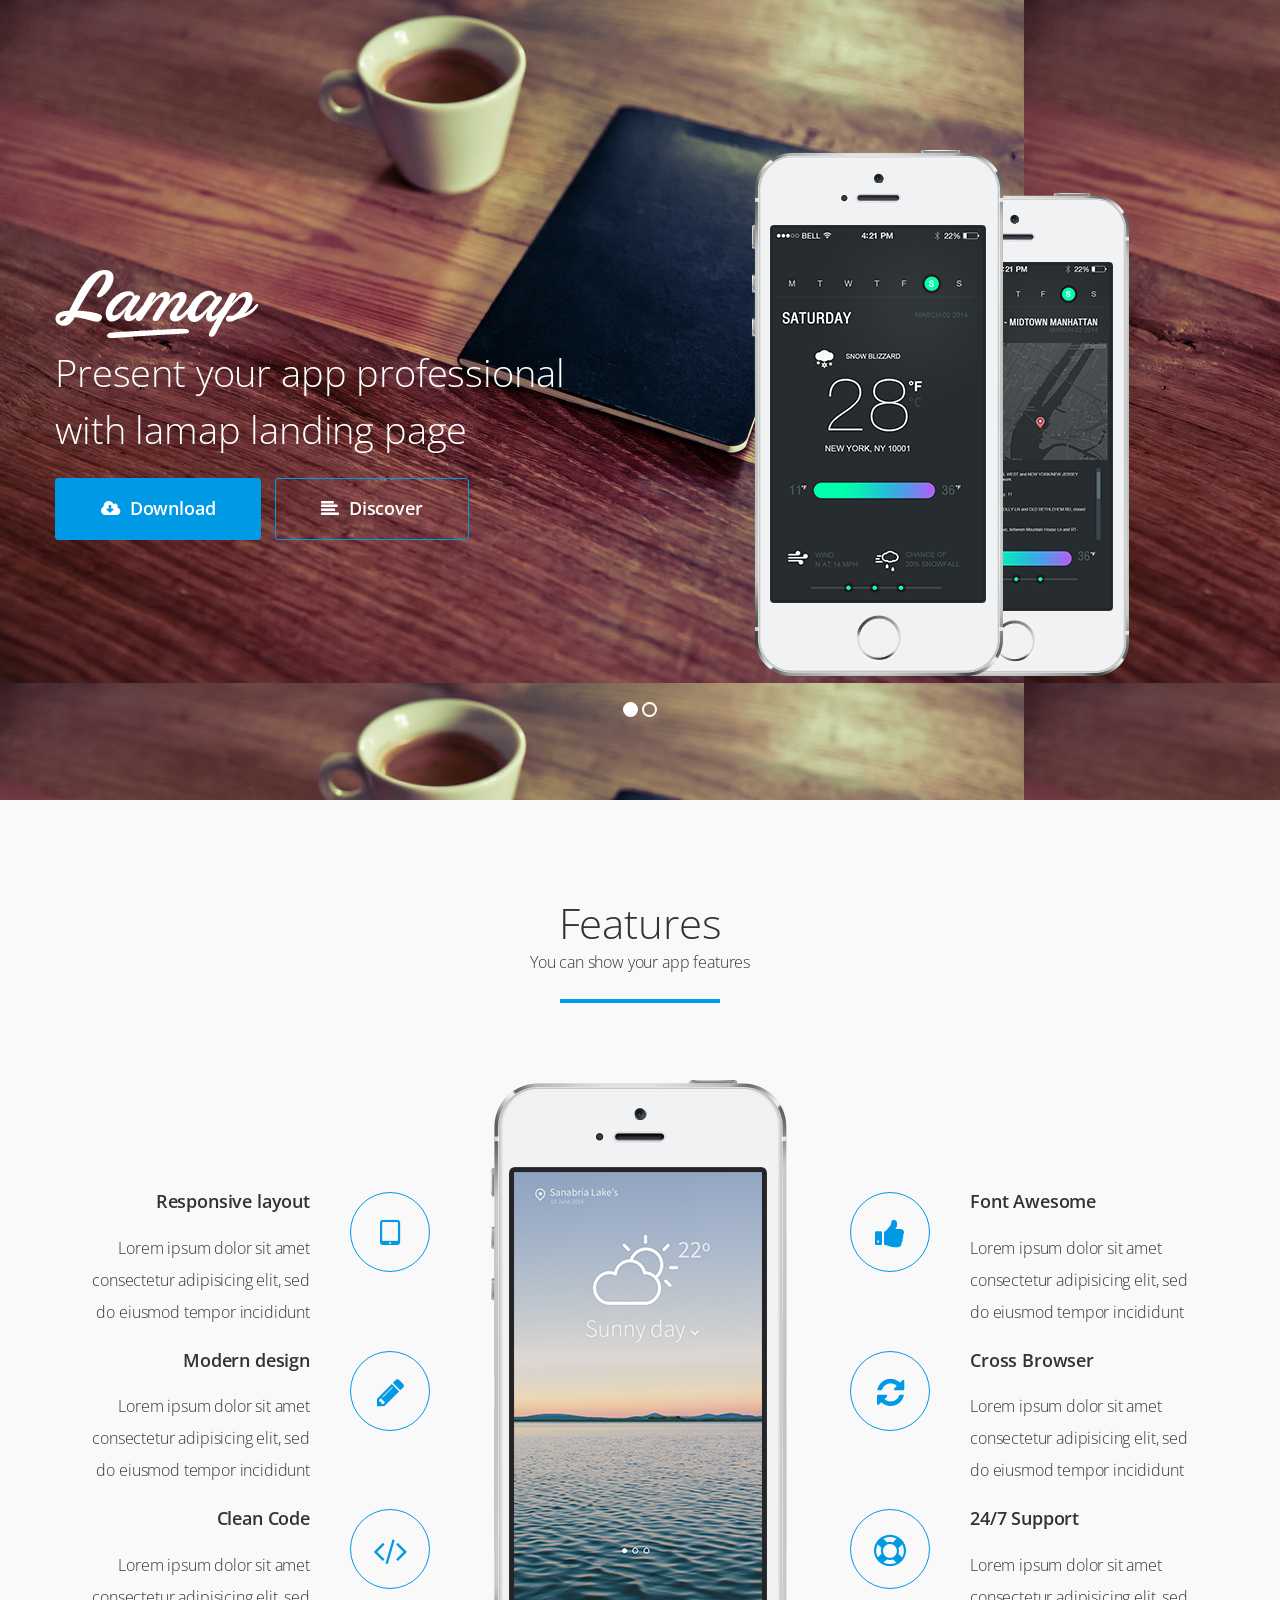
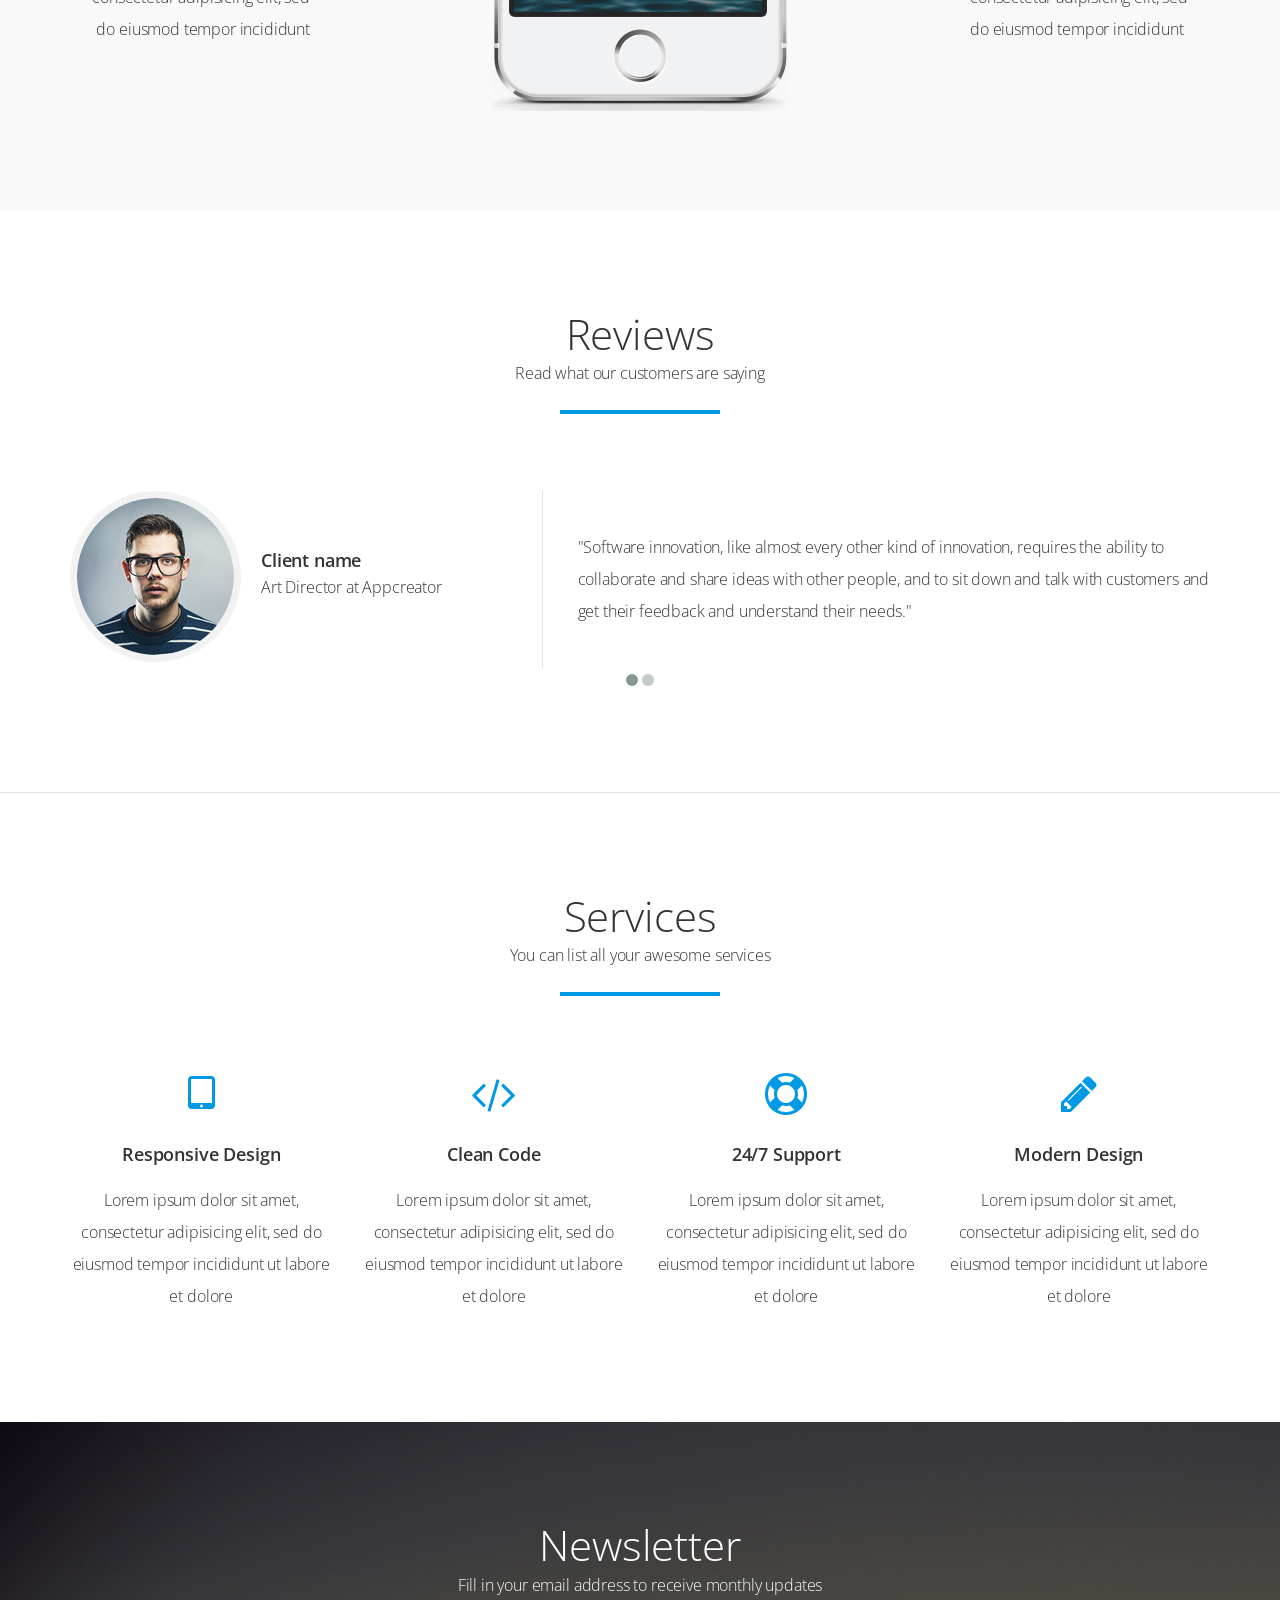
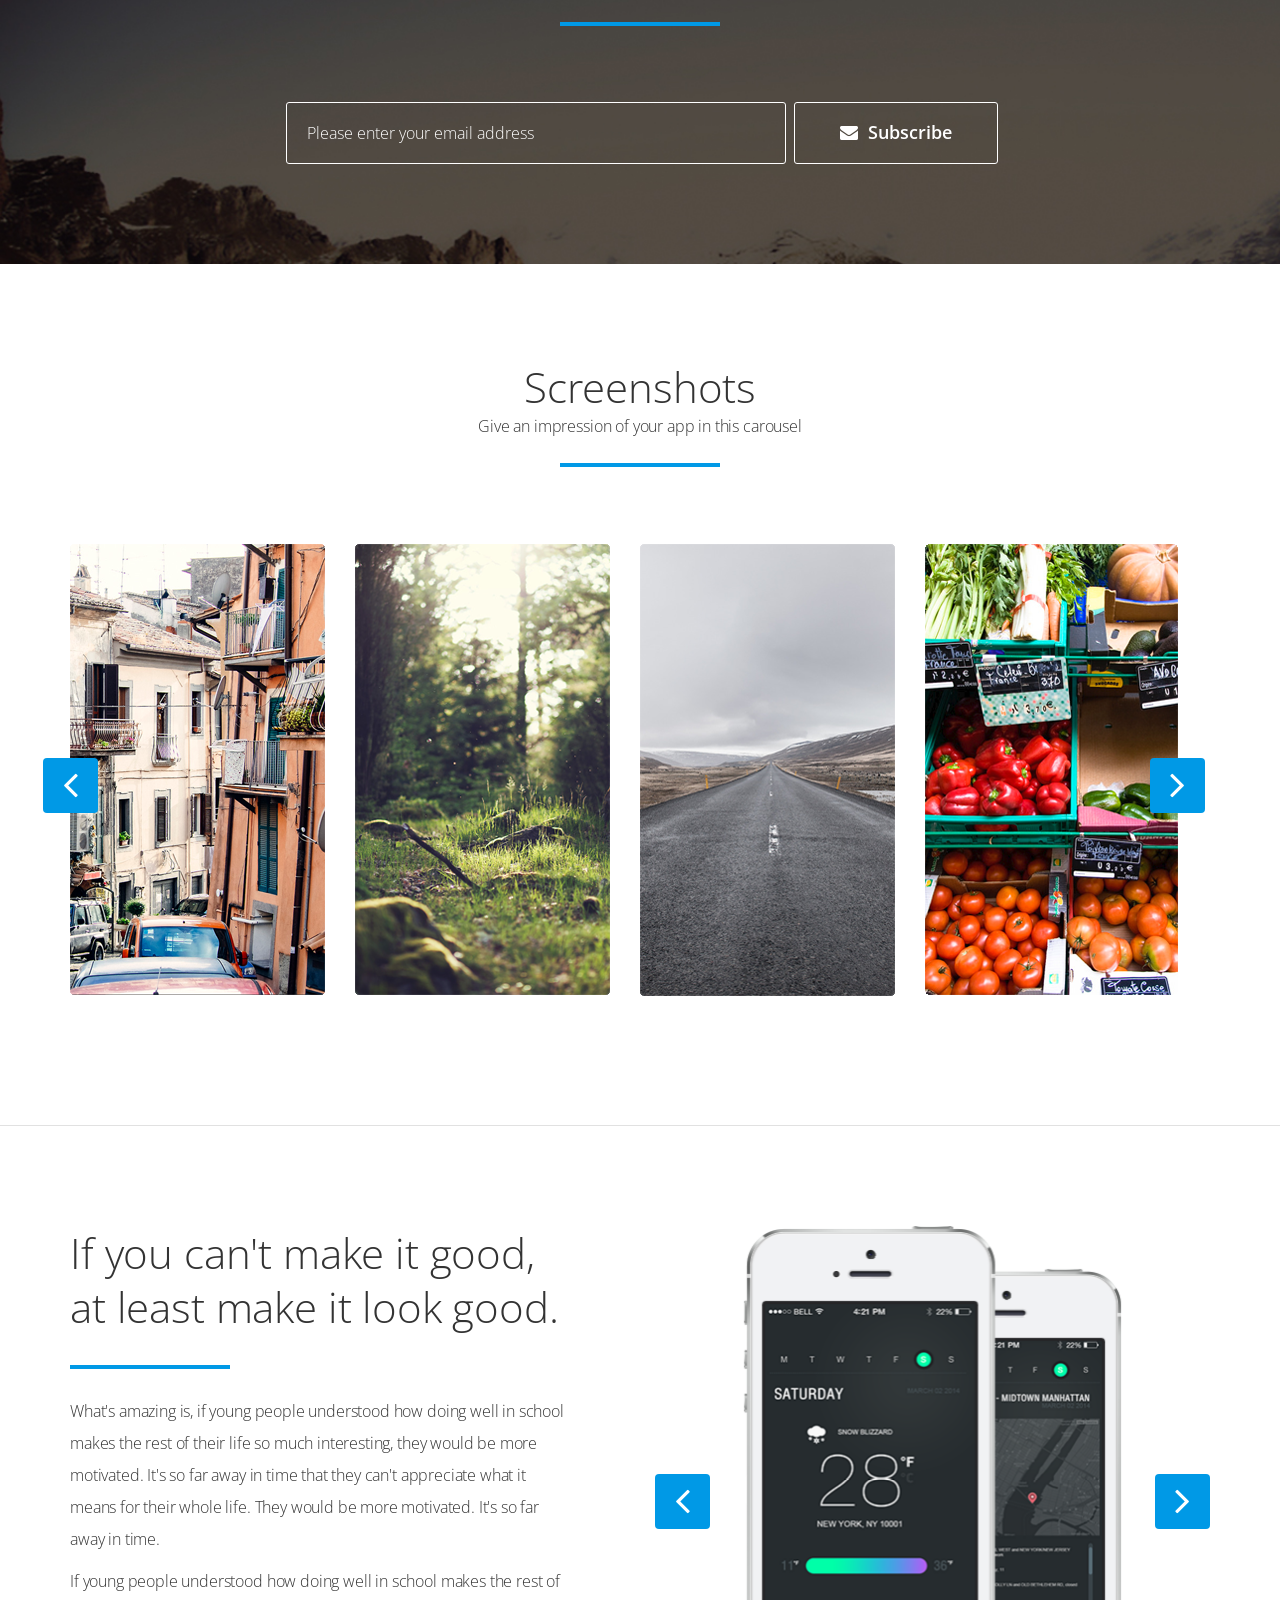
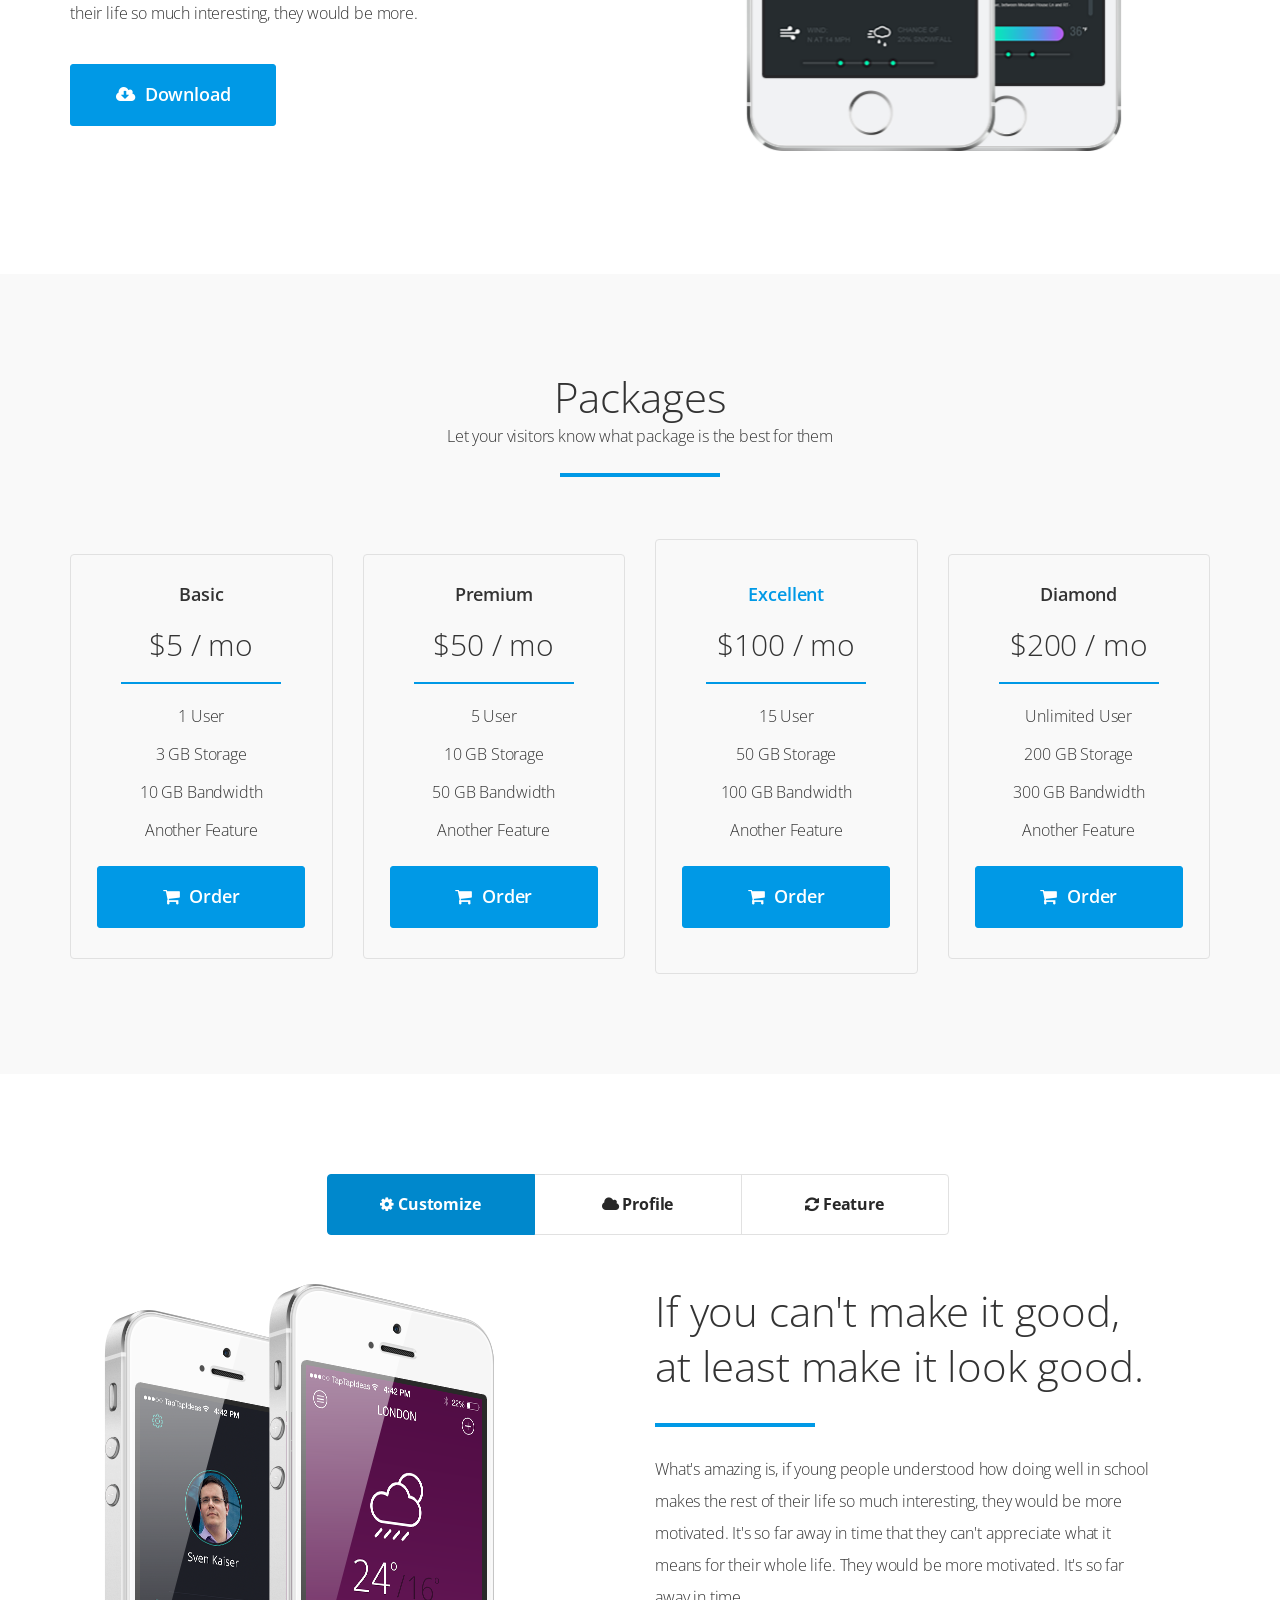
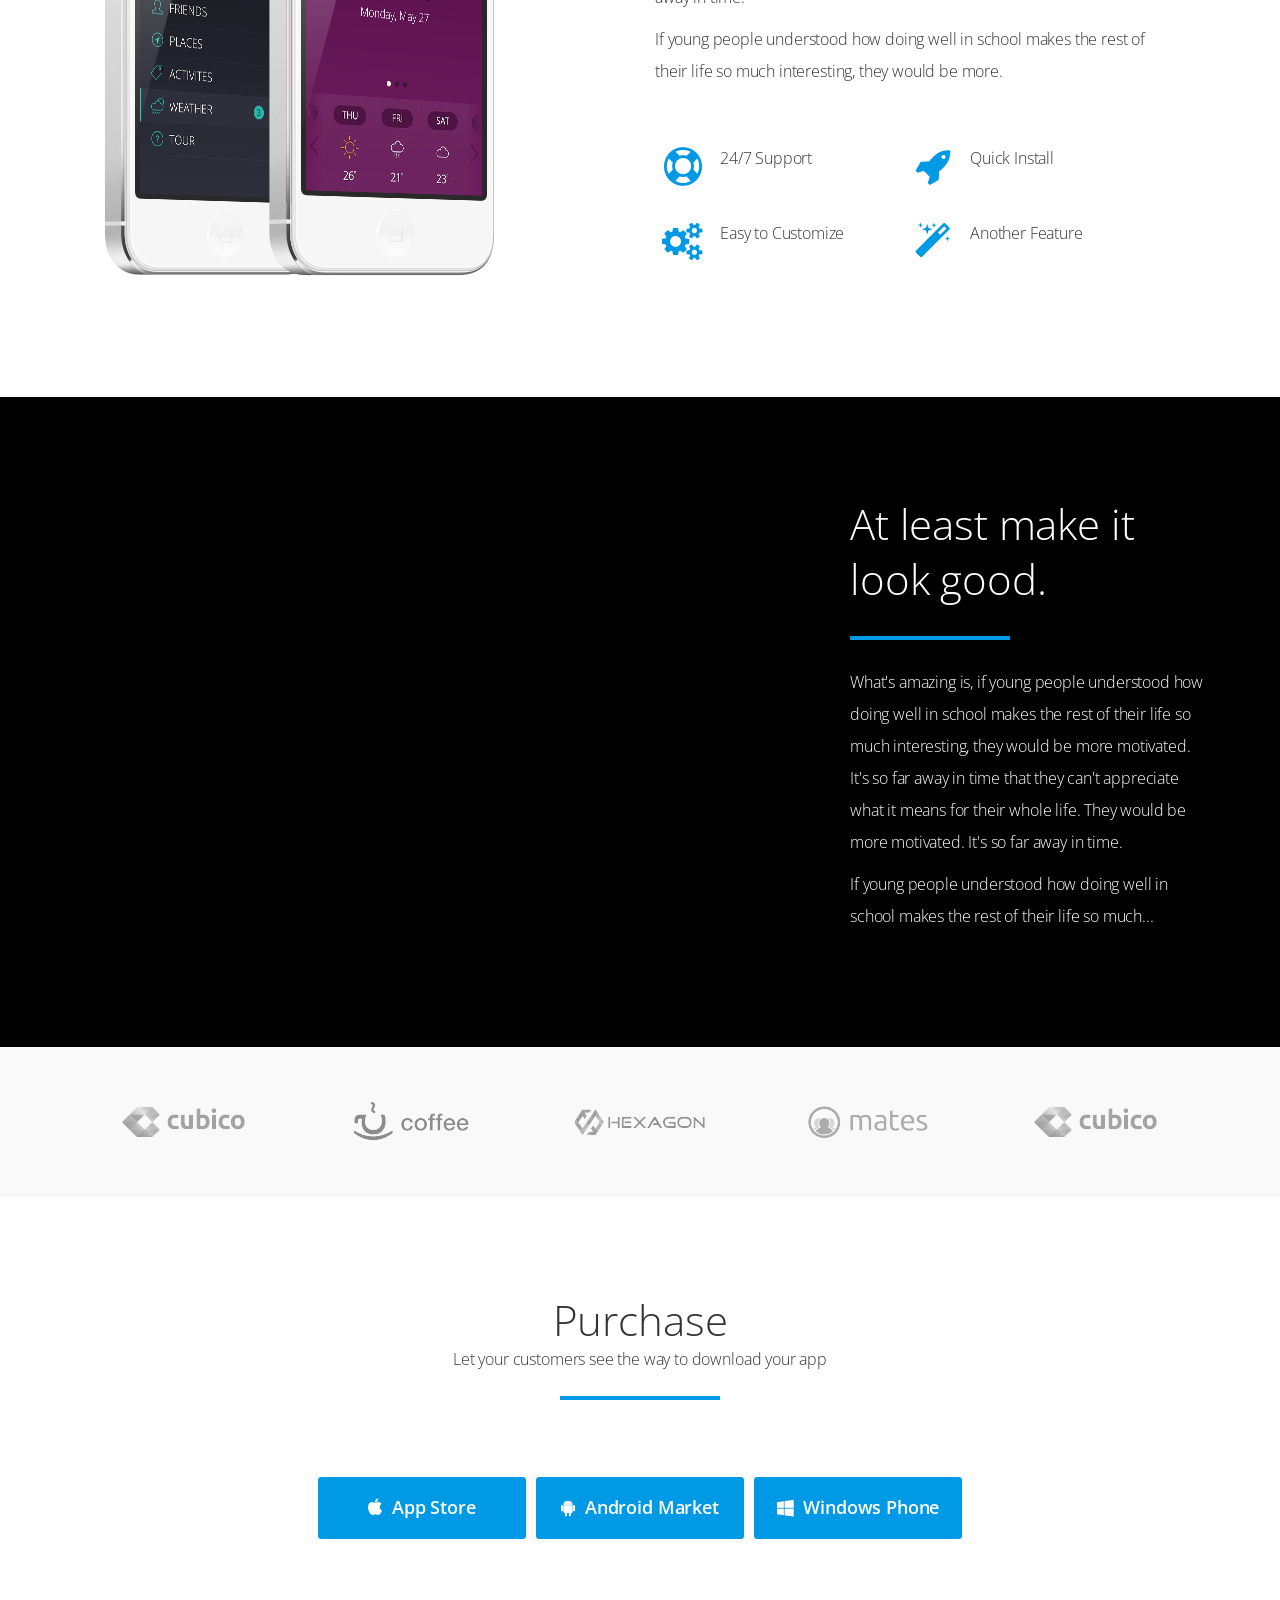
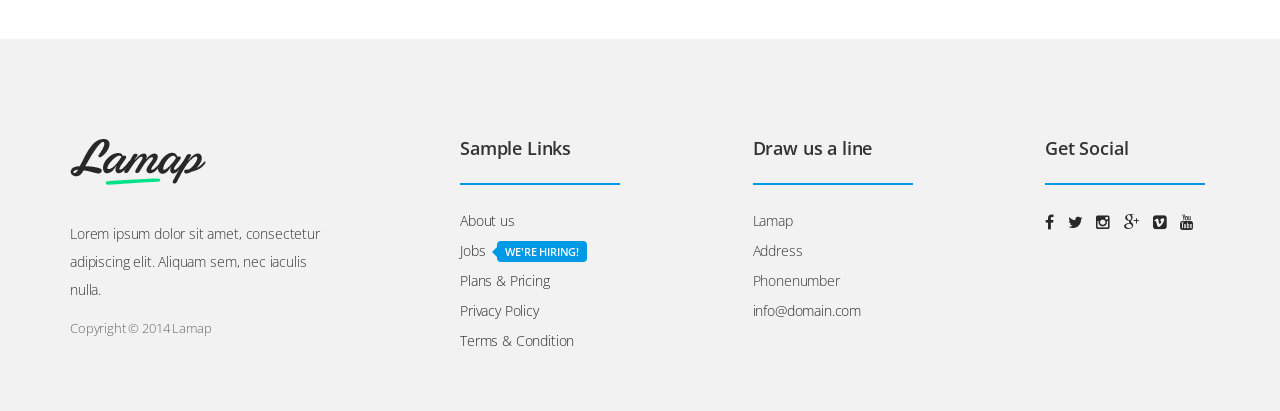
<file: index_light_slider_noanimations.html>
<!DOCTYPE html>
<html lang="en">
<head>

<!-- Meta Data -->
<meta charset="utf-8">
<meta name="viewport" content="width=device-width, initial-scale=1">
<meta name="description" content="Lamap Bootstrap 3 App Landing Page">
<meta name="author" content="">

<!-- Favicon -->
<link rel="shortcut icon" href="images/favicon.ico">

<title>Lamap App Landing Page</title>

<!-- Stylesheets -->
<link rel="stylesheet" href="css/bootstrap.min.css">
<link rel="stylesheet" href="css/font-awesome.min.css">
<link rel="stylesheet" href="css/owl.theme.css">
<link rel="stylesheet" href="css/owl.carousel.css">
<link rel="stylesheet" href="css/nivo-theme.css">
<link rel="stylesheet" href="css/nivo-lightbox.css">
<link rel="stylesheet" href="css/animate.css">

<!-- Main Stylsheets -->
<link rel="stylesheet" href="css/style_light.css">
<link rel="stylesheet" href="css/style_slider.css">
<link rel="stylesheet" href="css/responsive.css">

<!-- Color Sheme CSS -->
<link rel="stylesheet" href="css/color.css">

<!-- Google Font -->
<link href='http://fonts.googleapis.com/css?family=Open+Sans:400,300,600,700' rel='stylesheet' type='text/css'>

<!--[if lt IE 9]>
	<script src="https://oss.maxcdn.com/libs/html5shiv/3.7.0/html5shiv.js"></script>
	<script src="https://oss.maxcdn.com/libs/respond.js/1.4.2/respond.min.js"></script>
<![endif]-->

</head>
 
<body>

<!-- begin preloader -->
<div class="preloader">
    <div class="preloader-content-wrapper">
        <div class="preloader-content">
            <i class="fa fa-cog fa-3x fa-spin"></i>
        </div>
    </div>
</div>
<!-- end preloader -->


<!-- begin nav -->
<nav class="navbar navbar-default navbar-fixed-top" role="navigation">
	<div class="container">
		<div class="navbar-header">
			<button type="button" class="navbar-toggle" data-toggle="collapse" data-target=".navbar-collapse">
				<span class="sr-only">Toggle navigation</span>
				<span>Menu</span>
			</button>
			<!-- begin logo in navigation -->
			<a class="navbar-brand" href="#intro">
				<img src="images/footer_logo.png" alt="logo small">
			</a>
			<!-- end logo in navigation -->
		</div>	
	
		<div class="navbar-collapse collapse">
			<ul class="nav navbar-nav pull-right">
				<!-- begin navigation items -->
				<li class="current"><a href="#intro">Start</a></li>
				<li><a href="#features">Features</a></li>
				<li><a href="#services">Services</a></li>
				<li><a href="#screenshots">Screenshots</a></li>
				<li><a href="#packages">Packages</a></li>
				<li><a href="#extra">Extra</a></li>
				<li><a href="#video">Video</a></li>
				<li><a href="#download">Download</a></li>
				<!-- end navigation items -->
			</ul>	
		</div>
	</div>
</nav>
<!-- end nav -->

<!-- begin intro section -->
<section class="intro" id="intro">


	<!-- begin intro-slider -->
	<div class="intro-slider">

		<!-- begin single slide -->
		<div class="item one">

			<div class="container">

				<div class="row">

					<div class="col-md-6 col-sm-6 paddingtop">

						<!-- begin logo  -->
						<img src="images/lamap_logo.png" class="logo" alt="logo">
						<!-- end logo  -->
						
						<h1>Present your app professional with lamap landing page</h1>
						<ul class="list-inline">
							<li>
								<a href="#" class="btn btn-custom">
									<i class="fa fa-cloud-download"></i>
									Download
								</a>
							</li>
							<li>
								<a href="#" class="btn btn-custom-border">
									<i class="fa fa-align-left"></i>
									Discover
								</a>
							</li>
						</ul>
							
					</div>
		

					<div class="col-md-6 col-sm-6 phone">
						<figure>
							<img src="images/iphone5_two.png" alt="intro slider iphones">
						</figure>
					</div>

				</div>
			</div>

		</div>
		<!-- end single slide -->

		<!-- begin single slide -->
		<div class="item two">

			<div class="container">

				<div class="row">

					<div class="col-md-6 col-sm-6 paddingtop">

						<!-- begin logo  -->
						<img src="images/lamap_logo.png" class="logo" alt="logo">
						<!-- end logo  -->

						<h1>Present your app professional with lamap landing page</h1>
						<ul class="list-inline">
							<li>
								<a href="#" class="btn btn-custom">
									<i class="fa fa-cloud-download"></i>
									Download
								</a>
							</li>
							<li>
								<a href="#" class="btn btn-custom-border">
									<i class="fa fa-align-left"></i>
									Discover
								</a>
							</li>
						</ul>
							
					</div>
		

					<div class="col-md-6 col-sm-6 phone">
						<figure>
							<img src="images/iphone5_white.png" alt="intro slider iphones">
						</figure>
					</div>

				</div>
			</div>

		</div>
		<!-- end single slide -->

	</div>
	<!-- end intro slider -->
	
</section>
<!-- end intro section -->

<!-- begin features section -->
<section class="features" id="features">

	<div class="container">
		<div class="row">
			<div class="col-md-12">
				<div class="section-head">
					<h1>Features</h1>
					<p>You can show your app features</p>
					<span class="underline"></span>
				</div>
			</div>
		</div>

		<div class="row">
			<div class="col-md-4">
				<div class="features-left">
					
					<!-- begin single feature item -->
					<div class="feature">
						<div class="icon-container">
							<div class="icon">
							<i class="fa fa-tablet"></i>
							</div>
						</div>

						<div class="fetaure-details">
							<h4 class="main-color">Responsive layout</h4>
							<p>
								Lorem ipsum dolor sit amet consectetur adipisicing elit, sed do eiusmod tempor incididunt
							</p>
						</div>
					</div>
					<!-- end single feature item -->

					<!-- begin single feature item -->
					<div class="feature">
						<div class="icon-container">
							<div class="icon">
							<i class="fa fa-pencil"></i>
							</div>
						</div>

						<div class="fetaure-details">
							<h4 class="main-color">Modern design</h4>
							<p>
								Lorem ipsum dolor sit amet consectetur adipisicing elit, sed do eiusmod tempor incididunt
							</p>
						</div>
					</div>
					<!-- end single feature item -->

					<!-- begin single feature item -->
					<div class="feature">
						<div class="icon-container">
							<div class="icon">
							<i class="fa fa-code"></i>
							</div>
						</div>

						<div class="fetaure-details">
							<h4 class="main-color">Clean Code</h4>
							<p>
								Lorem ipsum dolor sit amet consectetur adipisicing elit, sed do eiusmod tempor incididunt
							</p>
						</div>
					</div>
					<!-- end single feature item -->
					
				</div>
			</div>
			
			<div class="col-md-4">
				<!-- begin feature image -->
				<figure class="image-features">
					<img src="images/iphone5_white.png" alt="iphone">
				</figure>
				<!-- end feature image -->
			</div>
			
			<div class="col-md-4">
				<div class="features-right">

					<!-- begin single feature item -->
					<div class="feature">
						<div class="icon-container">
							<div class="icon">
							<i class="fa fa-thumbs-up"></i>
							</div>
						</div>

						<div class="fetaure-details">
							<h4 class="main-color">Font Awesome</h4>
							<p>
								Lorem ipsum dolor sit amet consectetur adipisicing elit, sed do eiusmod tempor incididunt
							</p>
						</div>
					</div>
					<!-- end single feature item -->

					<!-- begin single feature item -->
					<div class="feature">
						<div class="icon-container">
							<div class="icon">
							<i class="fa fa-refresh"></i>
							</div>
						</div>

						<div class="fetaure-details">
							<h4 class="main-color">Cross Browser</h4>
							<p>
								Lorem ipsum dolor sit amet consectetur adipisicing elit, sed do eiusmod tempor incididunt
							</p>
						</div>
					</div>
					<!-- end single feature item -->

					<!-- begin single feature item -->
					<div class="feature">
						<div class="icon-container">
							<div class="icon">
							<i class="fa fa-support"></i>
							</div>
						</div>

						<div class="fetaure-details">
							<h4 class="main-color">24/7 Support</h4>
							<p>
							Lorem ipsum dolor sit amet consectetur adipisicing elit, sed do eiusmod tempor incididunt
							</p>
						</div>
					</div>
					<!-- end single feature item -->
				</div>
			</div>
		</div>
	</div>

</section>
<!-- end features section -->

<!-- begin reviews section -->
<section class="reviews" id="reviews">
	<div class="container">
		
		<div class="row">
			<div class="col-md-12">
				<div class="section-head">
					<h1>Reviews</h1>
					<p>Read what our customers are saying</p>
					<span class="underline"></span>
				</div>
			</div>
		</div>

		<div class="row">
			<div class="testemonials">
				
				<!-- begin single testomial item -->
				<div class="testemonial">
					<div class="col-md-5 client-data">
						<div class="client-image">
							<img src="images/person.png" alt="client">
						</div>
						<div class="client-name">
							<h4>Client name</h4>
							<p>Art Director at Appcreator</p>
						</div>
					</div>
					<div class="col-md-7 col-sm-12">
						<div class="client-quote">
							<p>"Software innovation, like almost every other kind of innovation, requires the ability to collaborate and share ideas with other people, and to sit down and talk with customers and get their feedback and understand their needs."</p>
						</div>
					</div>
				</div>
				<!-- end single testomial item -->
				<!-- begin single testomial item -->
				<div class="testemonial">
					<div class="col-md-5 client-data">
						<div class="client-image">
							<img src="images/person.png" alt="client">
						</div>
						<div class="client-name">
							<h4>Client name</h4>
							<p>Art Director at Appcreator</p>
						</div>
					</div>
					<div class="col-md-7">
						<div class="client-quote">
							<p>"Software innovation, like almost every other kind of innovation, requires the ability to collaborate and share ideas with other people, and to sit down and talk with customers and get their feedback and understand their needs."</p>
						</div>
					</div>
				</div>
				<!-- end single testomial item -->
			</div>
		</div>

	</div>	
</section>
<!-- end reviews section -->

<div class="divider"></div>

<!-- begin services section -->
<section class="services" id="services">
	<div class="container">
		
		<div class="row">
			<div class="col-md-12">
				<div class="section-head">
					<h1>Services</h1>
					<p>You can list all your awesome services</p>
					<span class="underline"></span>
				</div>
			</div>
		</div>

		<div class="row">
			<div class="col-md-3 col-sm-6">
				<!-- begin single service item -->
				<div class="service">
					<i class="fa fa-tablet"></i>
					<h4>Responsive Design</h4>
					<p>Lorem ipsum dolor sit amet, consectetur adipisicing elit, sed do eiusmod tempor incididunt ut labore et dolore</p>
				</div>
				<!-- end single service item -->
			</div>
			<div class="col-md-3 col-sm-6">
				<!-- begin single service item -->
				<div class="service">
					<i class="fa fa-code"></i>
					<h4>Clean Code</h4>
					<p>Lorem ipsum dolor sit amet, consectetur adipisicing elit, sed do eiusmod tempor incididunt ut labore et dolore</p>
				</div>
				<!-- end single service item -->
			</div>
			<div class="col-md-3 col-sm-6">
				<!-- begin single service item -->
				<div class="service">
					<i class="fa fa-support"></i>
					<h4>24/7 Support</h4>
					<p>Lorem ipsum dolor sit amet, consectetur adipisicing elit, sed do eiusmod tempor incididunt ut labore et dolore</p>
				</div>
				<!-- end single service item -->
			</div>
			<div class="col-md-3 col-sm-6">
				<!-- begin single service item -->
				<div class="service">
					<i class="fa fa-pencil"></i>
					<h4>Modern Design</h4>
					<p>Lorem ipsum dolor sit amet, consectetur adipisicing elit, sed do eiusmod tempor incididunt ut labore et dolore</p>
				</div>
				<!-- end single service item -->
			</div>
		</div>

	</div>
</section>
<!-- end services section -->

<!-- begin newsletter section -->
<section class="newsletter" id="newsletter">
	<div class="container">
		
		<div class="row">
			<div class="col-md-12">
				<div class="section-head">
					<h1>Newsletter</h1>
					<p>Fill in your email address to receive monthly updates </p>
					<span class="underline"></span>
				</div>
			</div>
		</div>

		<div class="row">
			<div class="col-sm-12 form">
				<div id="contact">

				<form method="post" action="contact.php" name="contactform" id="contactform">

					<fieldset>

						<label for="email" accesskey="E"></label>
						<input name="email" type="text" id="email" size="30" value="" placeholder="Please enter your email address" />

						<button type="submit" class="submit btn btn-send" id="submit" value="Submit">
							<i class="fa fa-envelope"></i>
							Subscribe
						</button>

					</fieldset>

				</form>

				<div class="tex-center">
					<div id="message"></div>
				</div>

				</div>
			</div>
		</div>
	</div>
</section>
<!-- end newsletter section -->

<!-- begin screenshots section -->
<section class="screenshots" id="screenshots">
	
	<div class="container">
		
		<div class="row">
			<div class="col-md-12">
				<div class="section-head">
					<h1>Screenshots</h1>
					<p>Give an impression of your app in this carousel</p>
					<span class="underline"></span>
				</div>
			</div>
		</div>

		<div class="row">
			
			<div class="col-md-12">
				
				<div class="screens">
					<!-- begin single screenshot -->
					<div class="screen">
						<a href="images/screen1.png" data-lightbox-gallery="screens">
							<img src="images/screen1.png" alt="screenshot">
							<span class="hover-screen">
								<i class="fa fa-search"></i>
							</span>
						</a>
					</div>
					<!-- end single screenshot -->
					<!-- begin single screenshot -->
					<div class="screen">
						<a href="images/screen2.png" data-lightbox-gallery="screens">
							<img src="images/screen2.png" alt="screenshot">
							<span class="hover-screen">
								<i class="fa fa-search"></i>
							</span>
						</a>
					</div>
					<!-- end single screenshot -->
					<!-- begin single screenshot -->
					<div class="screen">
						<a href="images/screen3.png" data-lightbox-gallery="screens">
							<img src="images/screen3.png" alt="screenshot">
							<span class="hover-screen">
								<i class="fa fa-search"></i>
							</span>
						</a>
					</div>
					<!-- end single screenshot -->
					<!-- begin single screenshot -->
					<div class="screen">
						<a href="images/screen4.png" data-lightbox-gallery="screens">
							<img src="images/screen4.png" alt="screenshot">
							<span class="hover-screen">
								<i class="fa fa-search"></i>
							</span>
						</a>
					</div>
					<!-- end single screenshot -->
					<!-- begin single screenshot -->
					<div class="screen">
						<a href="images/screen1.png" data-lightbox-gallery="screens">
							<img src="images/screen1.png" alt="screenshot">
							<span class="hover-screen">
								<i class="fa fa-search"></i>
							</span>
						</a>
					</div>
					<!-- end single screenshot -->
					<!-- begin single screenshot -->
					<div class="screen">
						<a href="images/screen2.png" data-lightbox-gallery="screens">
							<img src="images/screen2.png" alt="screenshot">
							<span class="hover-screen">
								<i class="fa fa-search"></i>
							</span>
						</a>
					</div>
					<!-- end single screenshot -->
					<!-- begin single screenshot -->
					<div class="screen">
						<a href="images/screen3.png" data-lightbox-gallery="screens">
							<img src="images/screen3.png" alt="screenshot">
							<span class="hover-screen">
								<i class="fa fa-search"></i>
							</span>
						</a>
					</div>
					<!-- end single screenshot -->
					<!-- begin single screenshot -->
					<div class="screen">
						<a href="images/screen4.png" data-lightbox-gallery="screens">
							<img src="images/screen4.png" alt="screenshot">
							<span class="hover-screen">
								<i class="fa fa-search"></i>
							</span>
						</a>
					</div>
					<!-- end single screenshot -->
				</div>
			</div>
		</div>
	</div>
</section>
<!-- end screenshots section -->

<div class="divider"></div>

<!-- begin brief section -->
<section class="brief" id="brief">
	<div class="container">
		<div class="row">
			<div class="col-md-6 col-sm-12">
				<div class="brief-content">
					<h1>If you can't make it good, at least make it look good.</h1>
					<div class="underline"></div>
					<p>
						What's amazing is, if young people understood how doing well in school makes the rest of their life so much interesting, they would be more motivated. It's so far away in time that they can't appreciate what it means for their whole life. They would be more motivated. It's so far away in time.
					</p>
					<p>
						If young people understood how doing well in school makes the rest of their life so much interesting, they would be more.
					</p>
					<a href="#" class="btn btn-custom">
						<i class="fa fa-cloud-download"></i>
						Download
					</a>
				</div>
			</div>
			<div class="col-md-6 col-sm-12">
				<figure class="small-slider">
					<!-- begin single slider item -->
					<div class="item">
						<img src="images/iphone5_two.png" alt="iphone5">
					</div>
					<!-- end single slider item -->
					<!-- begin single slider item -->
					<div class="item">
						<img src="images/iphone5_white.png" alt="iphone5">
					</div>
					<!-- end single slider item -->
				</figure>
			</div>
		</div>
	</div>
</section>
<!-- end brief section -->

<!-- begin packages section -->
<section class="packages" id="packages">
	
	<div class="container">
		
		<div class="row">
			<div class="col-md-12">
				<div class="section-head">
					<h1>Packages</h1>
					<p>Let your visitors know what package is the best for them</p>
					<span class="underline"></span>
				</div>
			</div>
		</div>

		<div class="row">
			
			<div class="col-md-3 col-sm-6">
				<!-- begin single package -->
				<div class="package">
					<div class="package-name">
						<h4>Basic</h4>
					</div>
					<span class="package-price">$5 / mo</span>
					<div class="underline-small"></div>
					<div class="package-features">
						<ul>
							<li>1 User</li>
							<li>3 GB Storage</li>
							<li>10 GB Bandwidth</li>
							<li>Another Feature</li>
						</ul>
					</div>
					<a href="#" class="btn btn-custom">
						<i class="fa fa-shopping-cart"></i>
						Order
					</a>
				</div>
				<!-- end single package -->
			</div>

			<div class="col-md-3 col-sm-6">
				<!-- begin single package -->
				<div class="package">
					<div class="package-name">
						<h4>Premium</h4>
					</div>
					<span class="package-price">$50 / mo</span>
					<div class="underline-small"></div>
					<div class="package-features">
						<ul>
							<li>5 User</li>
							<li>10 GB Storage</li>
							<li>50 GB Bandwidth</li>
							<li>Another Feature</li>
						</ul>
					</div>
					<a href="#" class="btn btn-custom">
						<i class="fa fa-shopping-cart"></i>
						Order
					</a>
				</div>
				<!-- end single package -->
			</div>

			<div class="col-md-3 col-sm-6">
				<!-- begin single package -->
				<div class="package featured">
					<div class="package-name">
						<h4>Excellent</h4>
					</div>
					<span class="package-price">$100 / mo</span>
					<div class="underline-small"></div>
					<div class="package-features">
						<ul>
							<li>15 User</li>
							<li>50 GB Storage</li>
							<li>100 GB Bandwidth</li>
							<li>Another Feature</li>
						</ul>
					</div>
					<a href="#" class="btn btn-custom">
						<i class="fa fa-shopping-cart"></i>
						Order
					</a>
				</div>
				<!-- end single package -->
			</div>

			<div class="col-md-3 col-sm-6">
				<!-- begin single package -->
				<div class="package">
					<div class="package-name">
						<h4>Diamond</h4>
					</div>
					<span class="package-price">$200 / mo</span>
					<div class="underline-small"></div>
					<div class="package-features">
						<ul>
							<li>Unlimited User</li>
							<li>200 GB Storage</li>
							<li>300 GB Bandwidth</li>
							<li>Another Feature</li>
						</ul>
					</div>
					<a href="#" class="btn btn-custom">
						<i class="fa fa-shopping-cart"></i>
						Order
					</a>
				</div>
				<!-- end single package -->
			</div>

		</div>

	</div>
</section>
<!-- end packages section -->

<!-- begin extra section -->
<section class="extra" id="extra">
	<div class="container">

		<div class="row">
			<div class="col-md-12 tabs">
				
				<!-- begin tab pane nav tabs -->
				<ul class="nav nav-tabs" role="tablist">
					<li class="active">
						<a href="#first-tab" role="tab" data-toggle="tab">
							<i class="fa fa-cog"></i>
							Customize
						</a>
					</li>
					<li>
						<a href="#second-tab" role="tab" data-toggle="tab">
							<i class="fa fa-cloud"></i>
							Profile
						</a>
					</li>
					<li>
						<a href="#third-tab" role="tab" data-toggle="tab">
							<i class="fa fa-refresh"></i>
							Feature
						</a>
					</li>
				</ul>
				<!-- end tab pane nav tabs -->

			</div>
		</div>

		<div class="row">
			
			<div class="tab-content">
				
				<!-- begin first tab content -->
				<div class="tab-pane fade in active" id="first-tab">
					<div class="col-md-5">
						<figure>
							<img src="images/iphones_skew.png" alt="iphones skew">
						</figure>
					</div>
					
					<div class="col-md-6 col-md-offset-1">
						<div class="brief-content">
							<h1>If you can't make it good, at least make it look good.</h1>
							<div class="underline"></div>
							<p>
								What's amazing is, if young people understood how doing well in school makes the rest of their life so much interesting, they would be more motivated. It's so far away in time that they can't appreciate what it means for their whole life. They would be more motivated. It's so far away in time.
							</p>
							<p>
								If young people understood how doing well in school makes the rest of their life so much interesting, they would be more.
							</p>
							
							<div class="col-md-6 nopadding">
								<ul class="extra-features">
									<li>
										<div class="icon">
											<i class="fa fa-support"></i>
										</div>
										24/7 Support
									</li>
									<li>
										<div class="icon">
											<i class="fa fa-cogs"></i>
										</div>
										Easy to Customize
									</li>
								</ul>
							</div>
							
							<div class="col-md-6 nopadding">
								<ul class="extra-features">
									<li>
										<div class="icon">
											<i class="fa fa-rocket"></i>
										</div>
										Quick Install
									</li>
									<li>
										<div class="icon">
											<i class="fa fa-magic"></i>
										</div>
										Another Feature
									</li>
								</ul>
							</div>
	
						</div>
					</div>
				</div>
				<!-- end first tab content -->
				
				<!-- begin second tab content -->
				<div class="tab-pane fade in" id="second-tab">
					<div class="col-md-6">
						<div class="brief-content">
							<h1>If you can't make it good, at least make it look good.</h1>
							<div class="underline"></div>
							<p>
								What's amazing is, if young people understood how doing well in school makes the rest of their life so much interesting, they would be more motivated. It's so far away in time that they can't appreciate what it means for their whole life. They would be more motivated. It's so far away in time.
							</p>
							<p>
								If young people understood how doing well in school makes the rest of their life so much interesting, they would be more.
							</p>
						</div>
					</div>
					
					<div class="col-md-6">
						<figure>
							<img src="images/iphone5_two.png" alt="iphones two">
						</figure>
					</div>
				</div>
				<!-- end second tab content -->
				
				<!-- begin third tab content -->
				<div class="tab-pane fade in" id="third-tab">
					
					<div class="col-md-6">
						<figure>
							<img src="images/iphone5_two.png" alt="iphones two">
						</figure>
					</div>

					<div class="col-md-6">
						<div class="brief-content">
							<h1>If you can't make it good, at least make it look good.</h1>
							<div class="underline"></div>
							<p>
								What's amazing is, if young people understood how doing well in school makes the rest of their life so much interesting, they would be more motivated. It's so far away in time that they can't appreciate what it means for their whole life. They would be more motivated. It's so far away in time.
							</p>
							<p>
								If young people understood how doing well in school makes the rest of their life so much interesting, they would be more.
							</p>
						</div>
					</div>
				</div>
				<!-- end third tab content -->

			</div>
		</div>
		
	</div>
</section>
<!-- end extra section -->

<!-- begin video section -->
<section class="video" id="video">
	<div class="container">
		<div class="row">
			
			<div class="col-md-8 video-item">
				
				<!-- Replace your embed iframe src with below iframe -->
				<iframe src="http://player.vimeo.com/video/102787065?color=63b5d6" width="750" height="450" frameborder="0" webkitallowfullscreen mozallowfullscreen allowfullscreen></iframe>

			</div>

			<div class="col-md-4">
				<div class="brief-content">
					<h1>At least make it look good.</h1>
					<div class="underline"></div>
					<p>
						What's amazing is, if young people understood how doing well in school makes the rest of their life so much interesting, they would be more motivated. It's so far away in time that they can't appreciate what it means for their whole life. They would be more motivated. It's so far away in time.
					</p>
					<p>
						If young people understood how doing well in school makes the rest of their life so much...
					</p>
				</div>
			</div>

		</div>
	</div>
</section>
<!-- end video section -->

<!-- begin customer section -->
<section class="customers">
	<div class="container">
		<div class="row">
			<div class="col-md-12">
				<div class="customer-slider">
					<div class="item">
						<img src="images/customers/client1.png" alt="client logo">
					</div>
					<div class="item">
						<img src="images/customers/client2.png" alt="client logo">
					</div>
					<div class="item">
						<img src="images/customers/client3.png" alt="client logo">
					</div>
					<div class="item">
						<img src="images/customers/client4.png" alt="client logo">
					</div>
					<div class="item">
						<img src="images/customers/client1.png" alt="client logo">
					</div>
					<div class="item">
						<img src="images/customers/client1.png" alt="client logo">
					</div>
					<div class="item">
						<img src="images/customers/client2.png" alt="client logo">
					</div>
					<div class="item">
						<img src="images/customers/client3.png" alt="client logo">
					</div>
					<div class="item">
						<img src="images/customers/client4.png" alt="client logo">
					</div>
					<div class="item">
						<img src="images/customers/client1.png" alt="client logo">
					</div>
				</div>
			</div>
		</div>
	</div>
</section>
<!-- end customer section -->

<!-- begin download section -->
<section class="download" id="download">
	<div class="container">
		
		<div class="row">
			<div class="col-md-12">
				<div class="section-head">
					<h1>Purchase</h1>
					<p>Let your customers see the way to download your app</p>
					<span class="underline"></span>
				</div>
			</div>
		</div>

		<div class="row">
			<div class="col-md-12">
				<ul class="list-inline">
					<li>
						<a href="#" class="btn btn-custom">
							<i class="fa fa-apple"></i>
							App Store
						</a>
					</li>
					<li>
						<a href="#" class="btn btn-custom">
							<i class="fa fa-android"></i>
							Android  Market
						</a>
					</li>
					<li>
						<a href="#" class="btn btn-custom">
							<i class="fa fa-windows"></i>
							Windows Phone
						</a>
					</li>
				</ul>
			</div>
		</div>

	</div>
</section>
<!-- end download section -->

<!-- begin footer section -->
<footer class="footer" id="footer">
	<div class="container">
		<div class="row">
			<div class="col-md-3 col-sm-3">
				<!-- begin logo footer -->
				<img src="images/footer_logo.png" alt="footer logo">
				<!-- end logo footer -->
				<p>
					Lorem ipsum dolor sit amet, 
					consectetur adipiscing elit. Aliquam 
					sem, nec iaculis nulla.
				</p>
				<p><small>Copyright &copy; 2014 Lamap</small></p>
			</div>

			<div class="col-md-2 col-md-offset-1 col-sm-3">
				<h4>Sample Links</h4>
				<div class="underline-small"></div>
				<ul>
					<li>
						<a href="#">About us</a>
					</li>
					<li>
						<a href="#">
						Jobs
						<span class="jobs">We're hiring!</span>
						</a>
					</li>
					<li>
						<a href="#">Plans &amp; Pricing</a>
					</li>
					<li>
						<a href="#">Privacy Policy</a>
					</li>
					<li>
						<a href="#">Terms &amp; Condition</a>
					</li>
				</ul>
			</div>

			<div class="col-md-2 col-md-offset-1 col-sm-3">
				<h4>Draw us a line</h4>
				<div class="underline-small"></div>
				<ul>
					<li>Lamap</li>
					<li>Address</li>
					<li>Phonenumber</li>
					<li>
						<a href="mailto:info@yourdomain.com">info@domain.com</a>
					</li>
				</ul>
			</div>

			<div class="col-md-2 col-md-offset-1 col-sm-3">
				<h4>Get Social</h4>
				<div class="underline-small"></div>
				<ul class="list-inline">
					<li>
						<a href="#"><i class="fa fa-facebook"></i></a>
					</li>
					<li>
						<a href="#"><i class="fa fa-twitter"></i></a>
					</li>
					<li>
						<a href="#"><i class="fa fa-instagram"></i></a>
					</li>
					<li>
						<a href="#"><i class="fa fa-google-plus"></i></a>
					</li>
					<li>
						<a href="#"><i class="fa fa-vimeo-square"></i></a>
					</li>
					<li>
						<a href="#"><i class="fa fa-youtube"></i></a>
					</li>
				</ul>
			</div>

		</div>
	</div>
</footer>
<!-- end footer section -->

<!-- Javascripts -->
<script src="js/jquery.js"></script>
<script src="js/bootstrap.min.js"></script>
<script src="js/owl.carousel.min.js"></script>
<script src="js/jquery.fitvids.js"></script>
<script src="js/smoothScroll.js"></script>
<script src="js/nivo-lightbox.min.js"></script>
<script src="js/jquery.scrollTo.js"></script>
<script src="js/jquery.nav.js"></script>
<script src="js/wow.min.js"></script>
<script src="js/jquery.jigowatt.js"></script>

<!-- Custom Javascript -->
<script src="js/main.js"></script>
<script src="js/main-index-slider.js"></script>

</body>
</html>
</file>
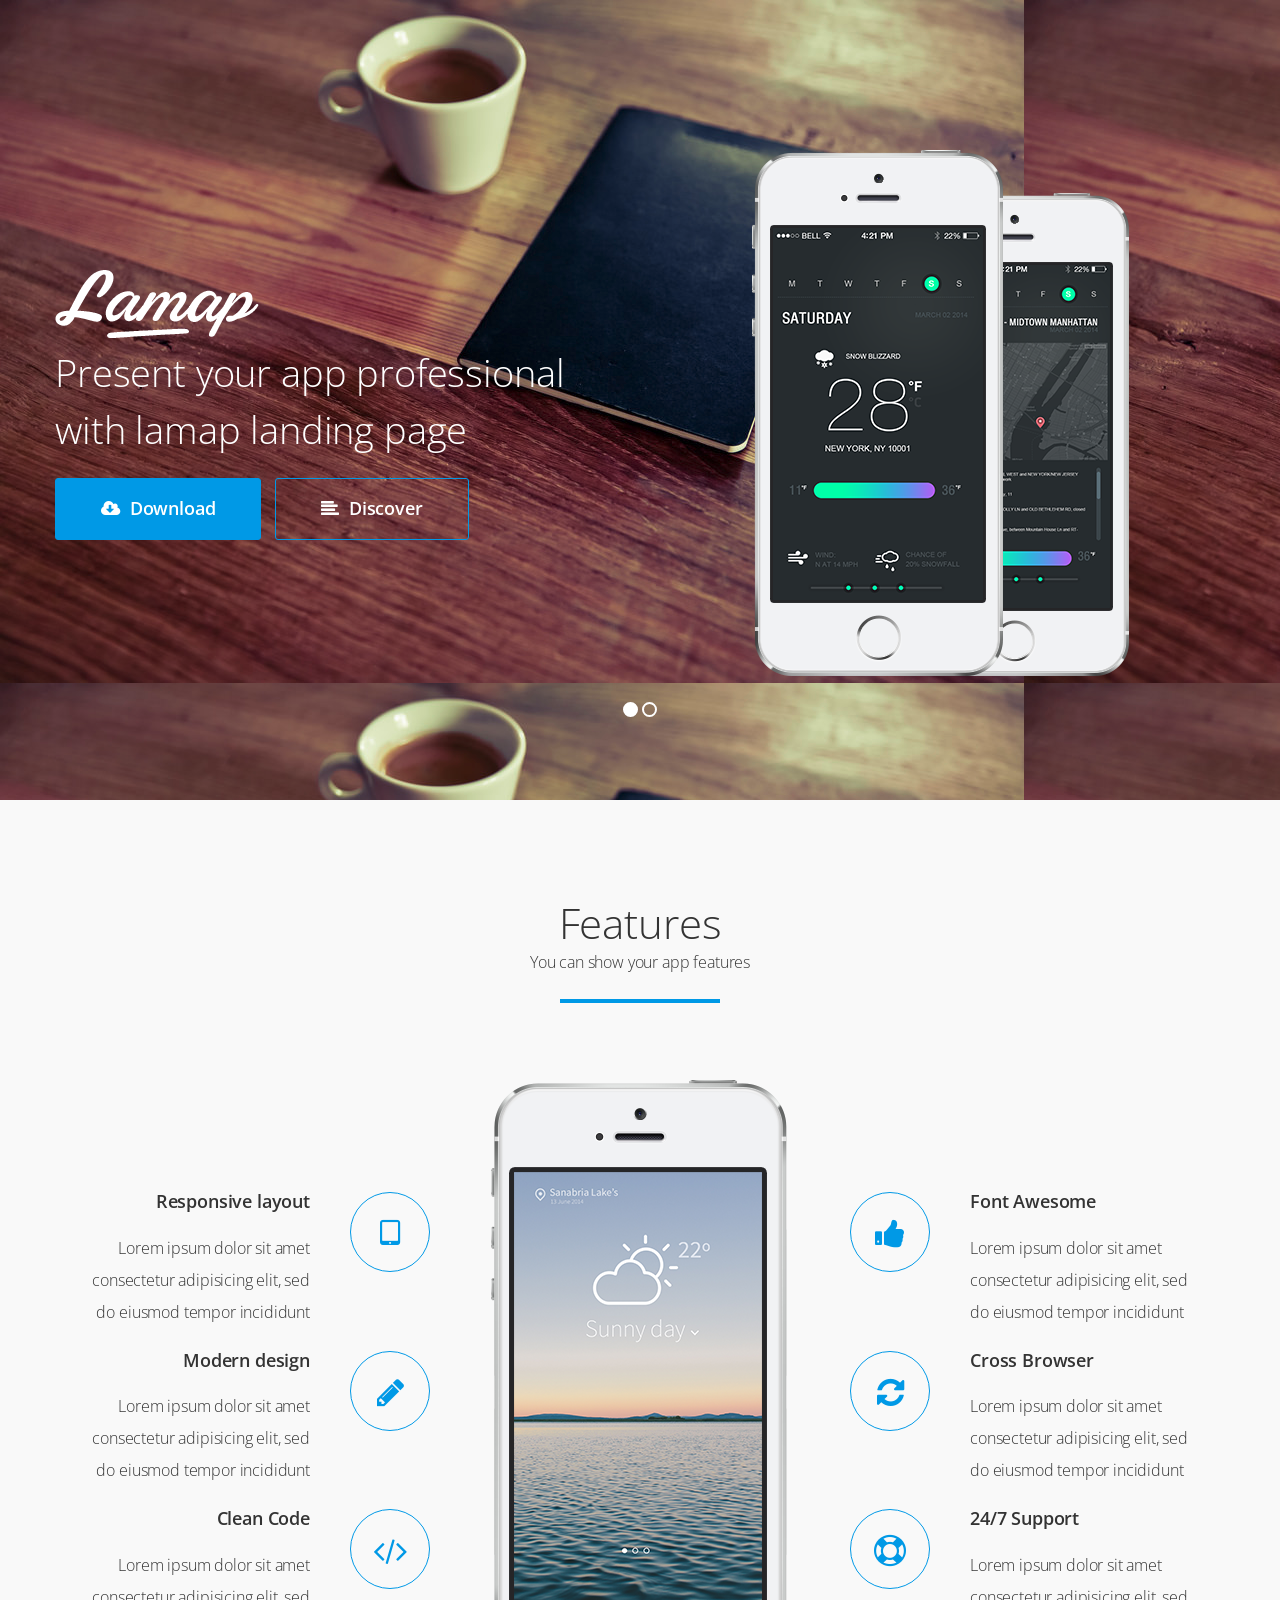
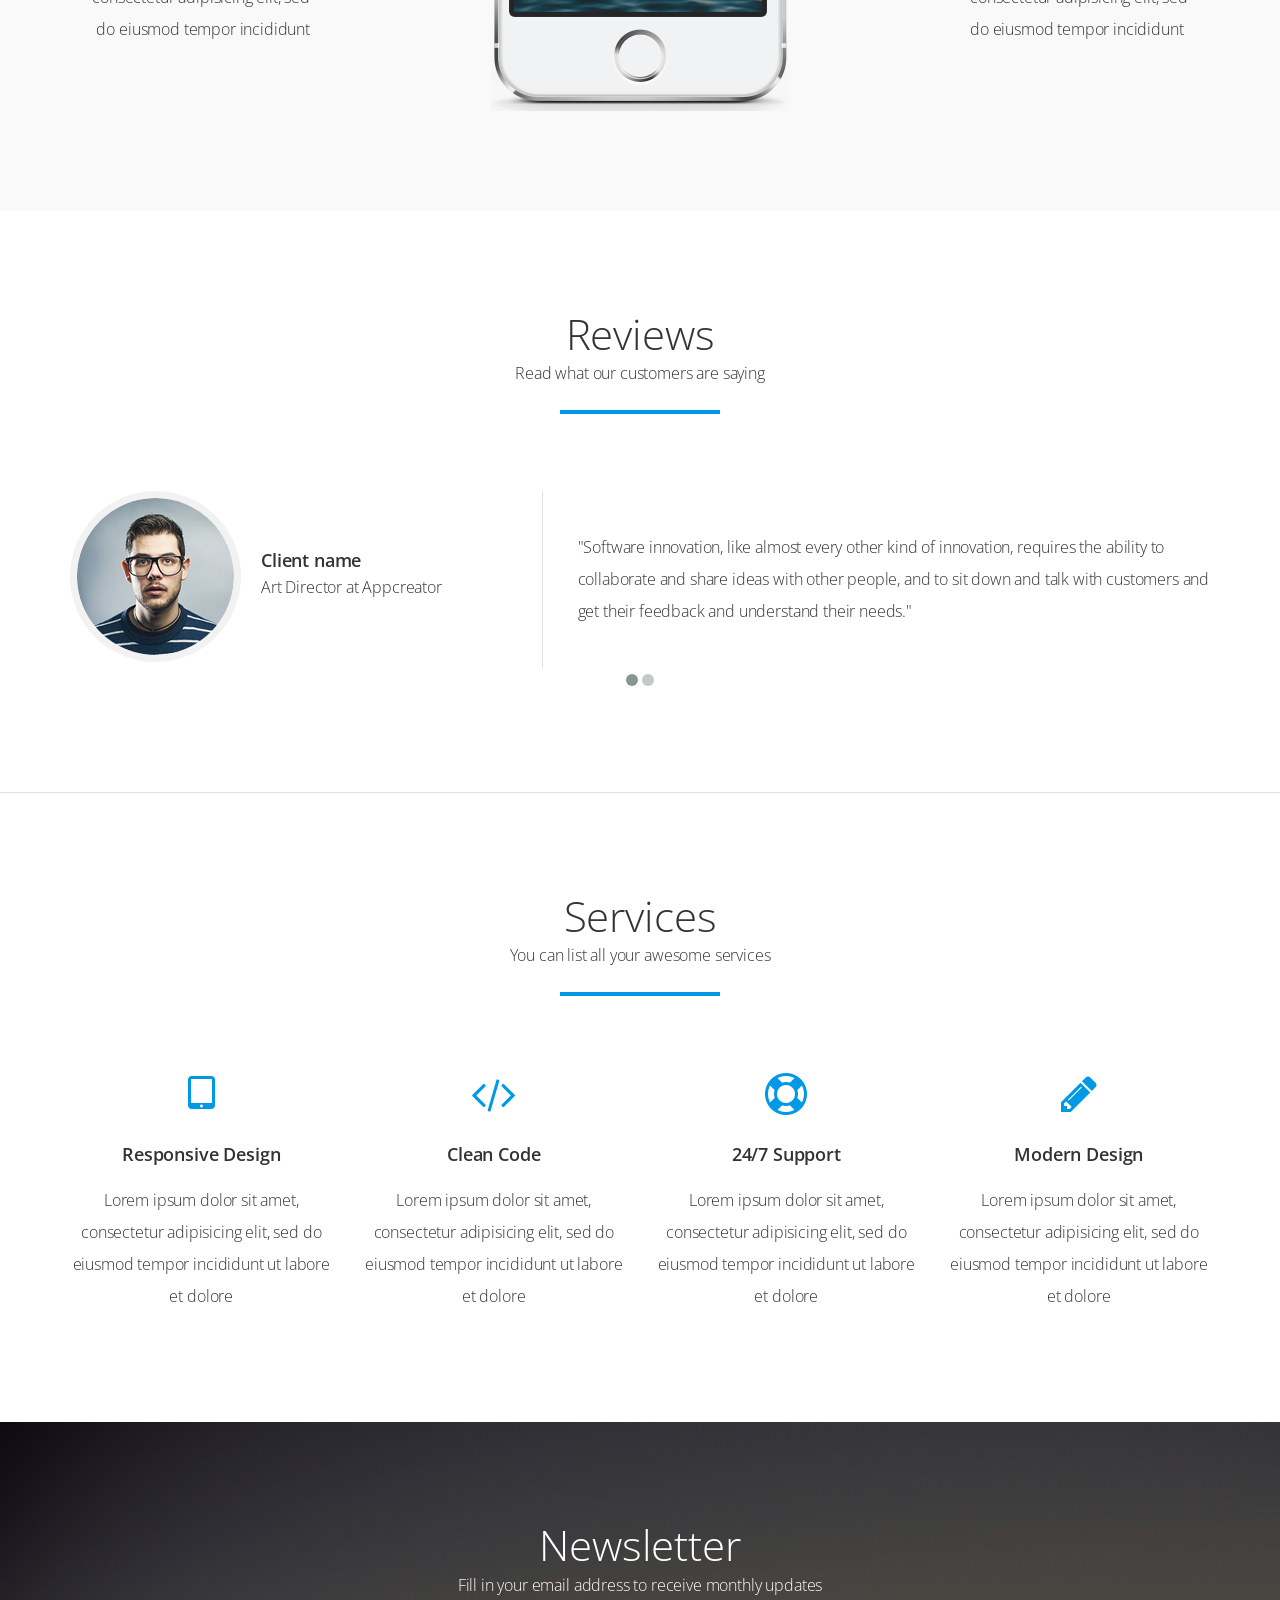
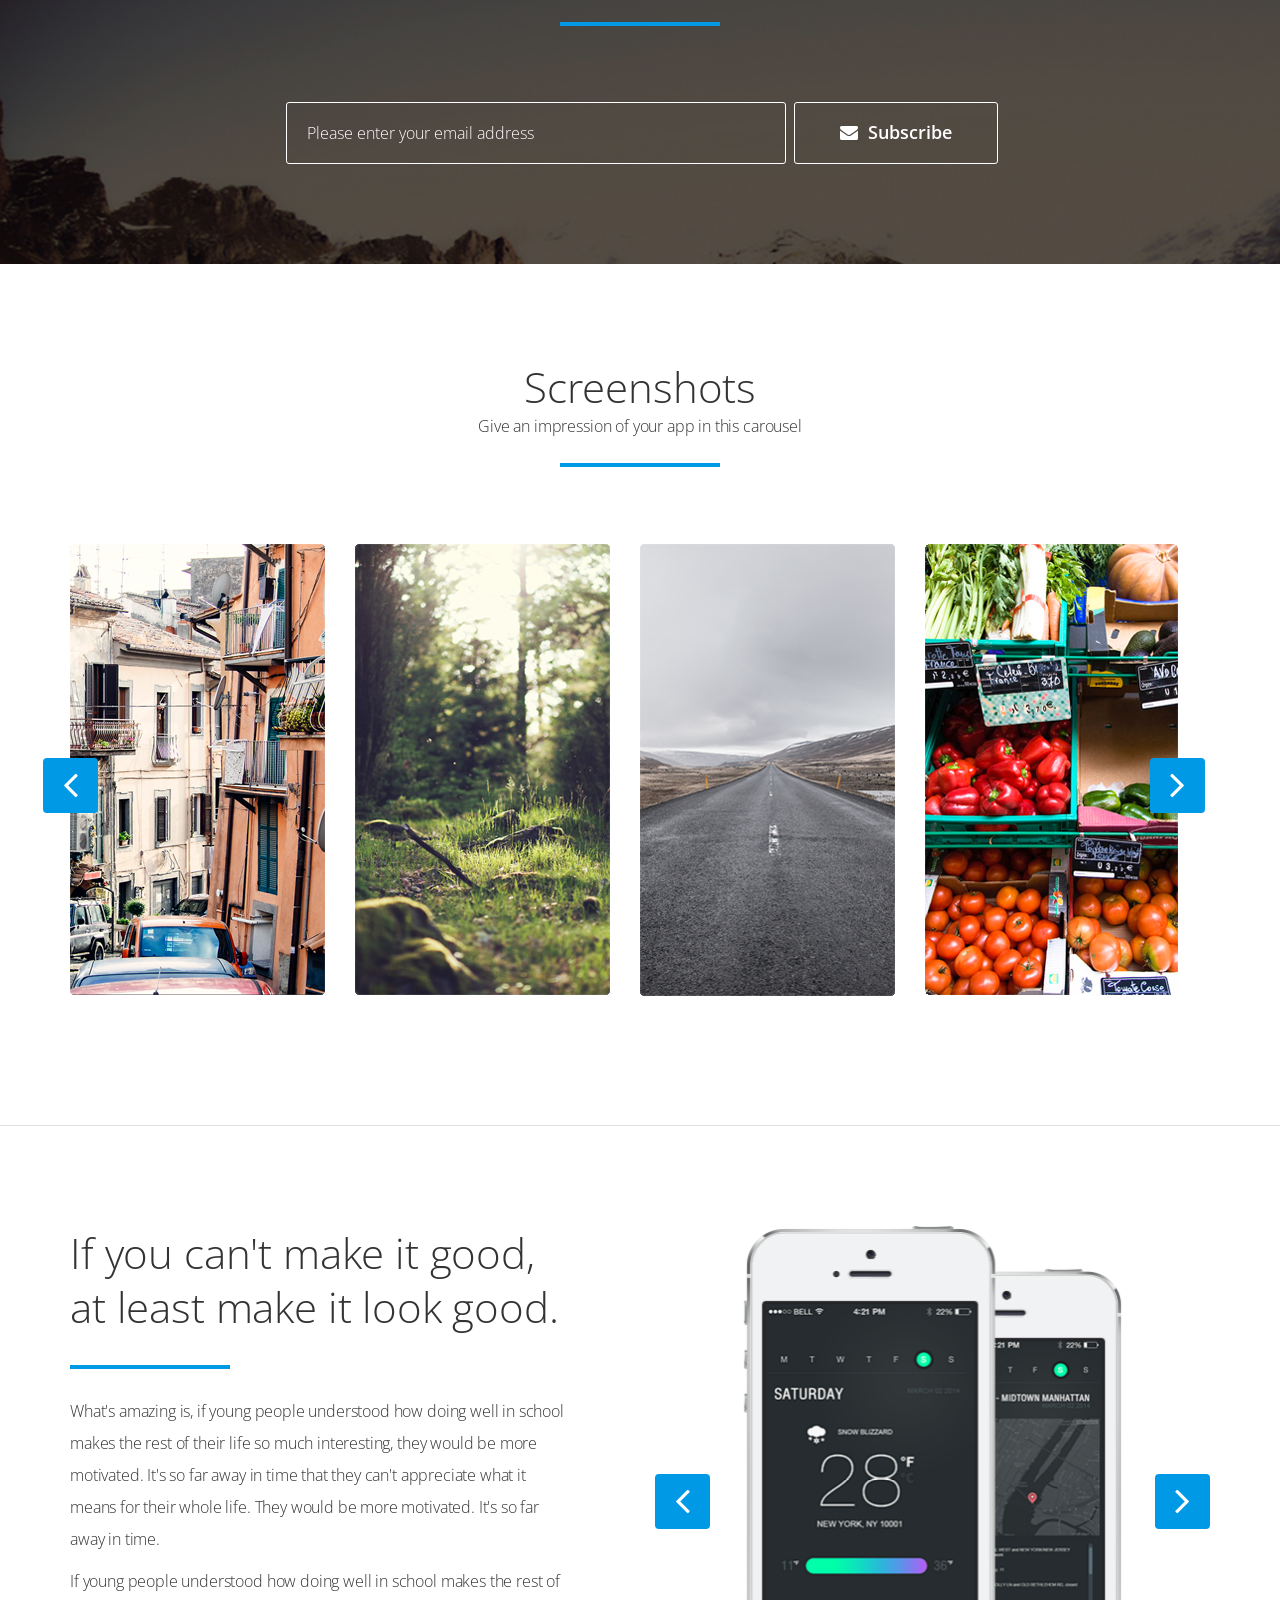
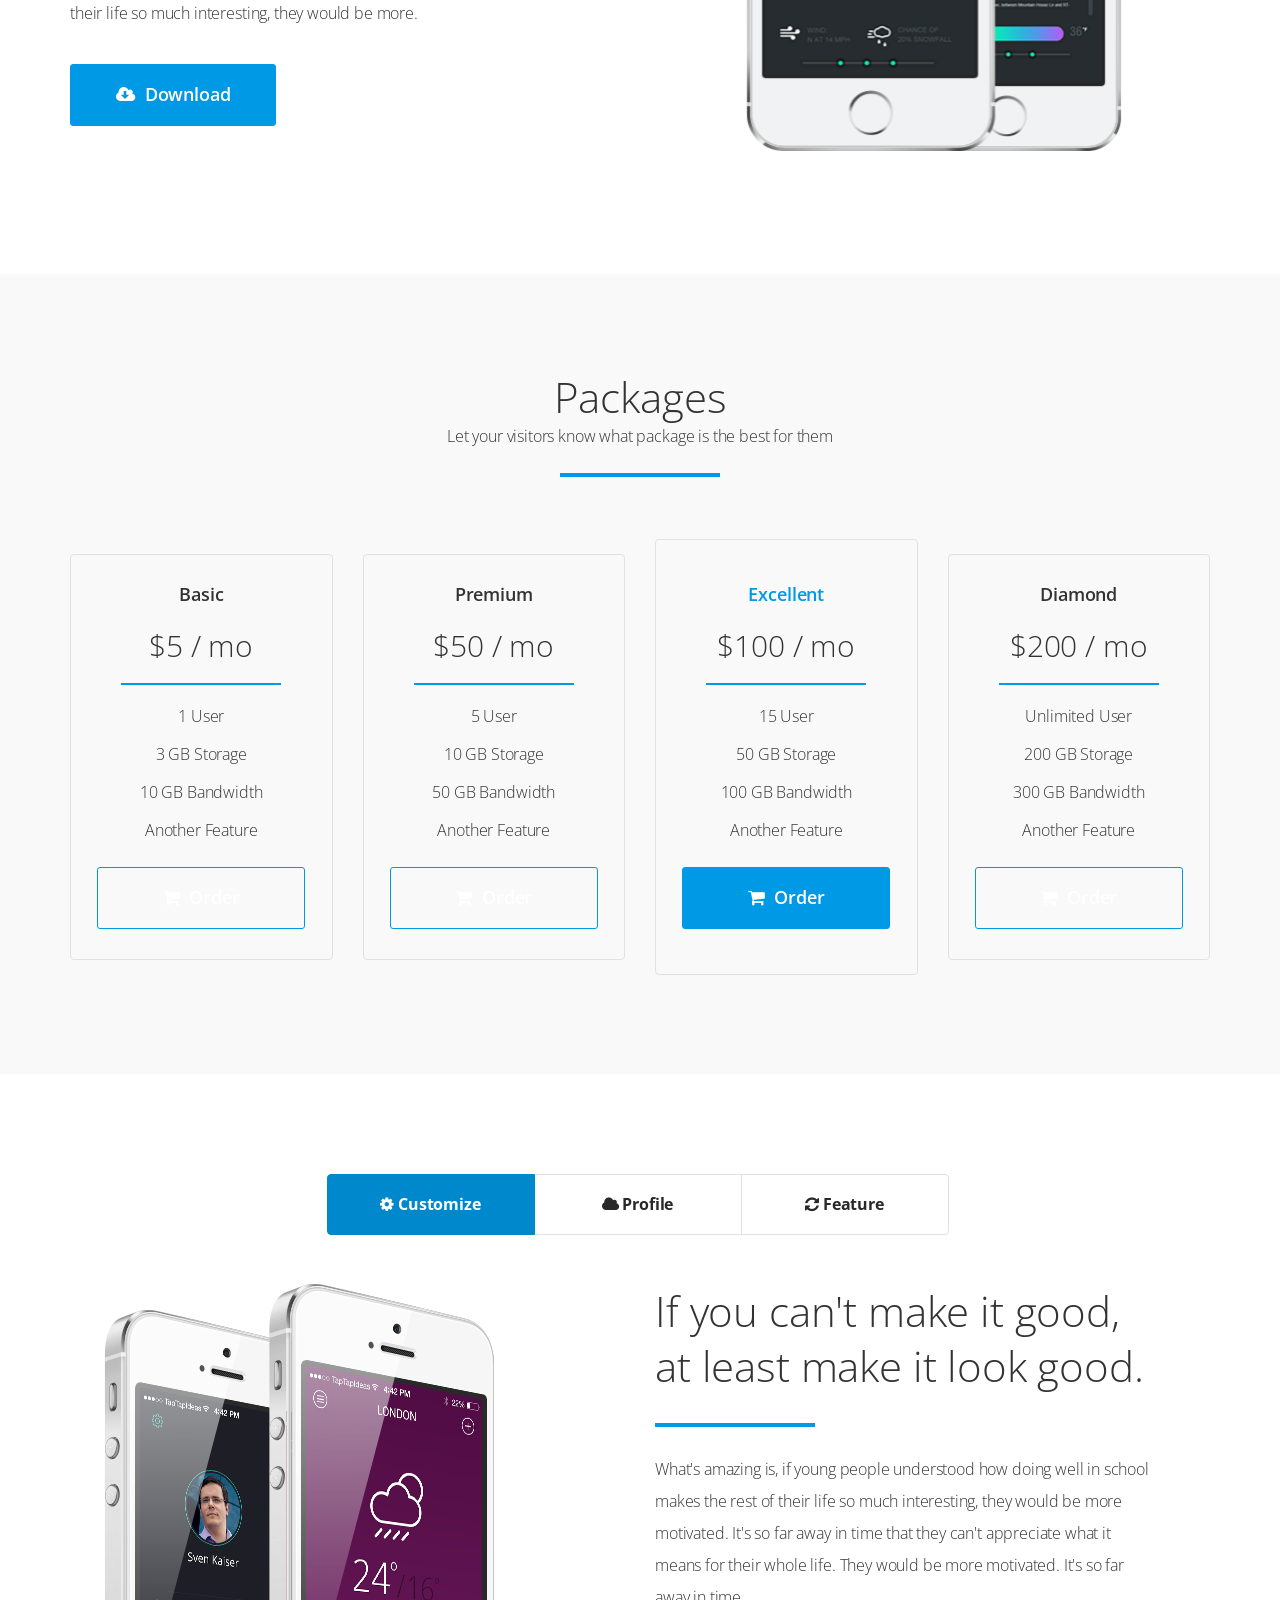
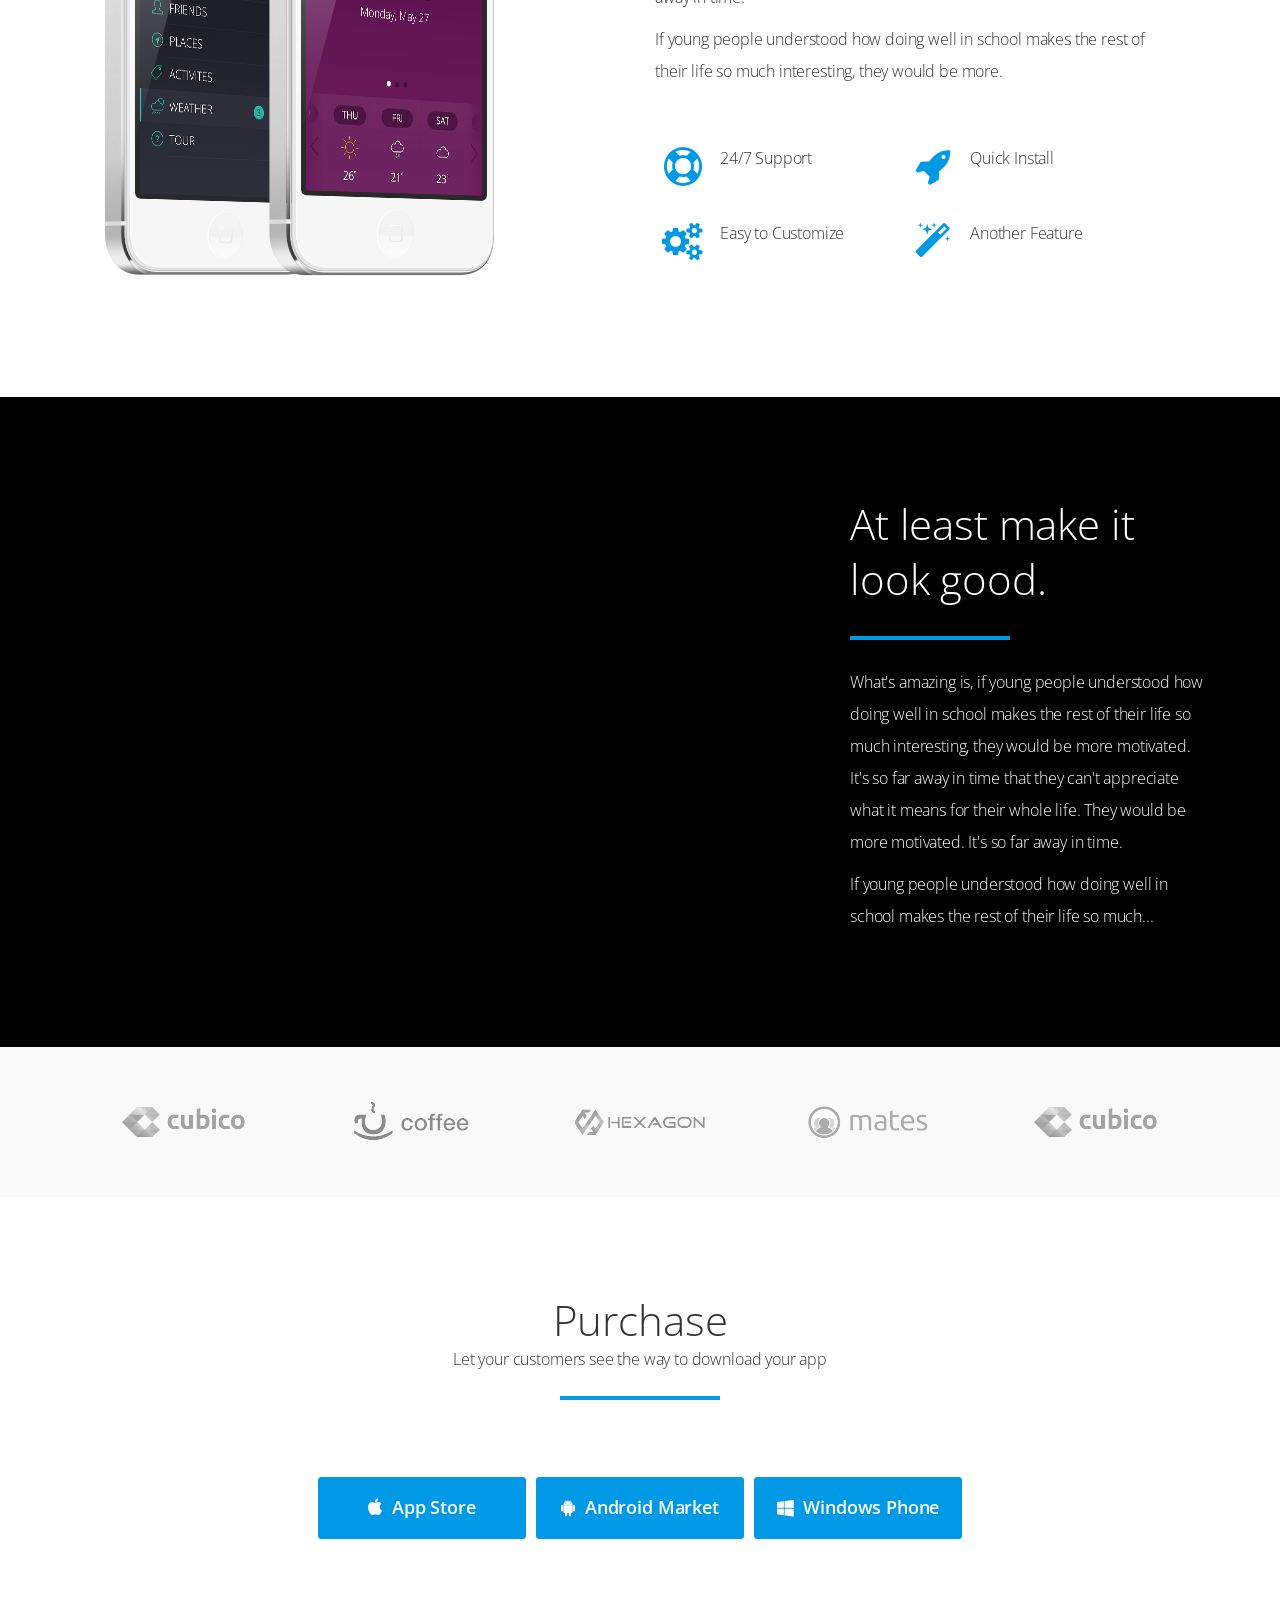
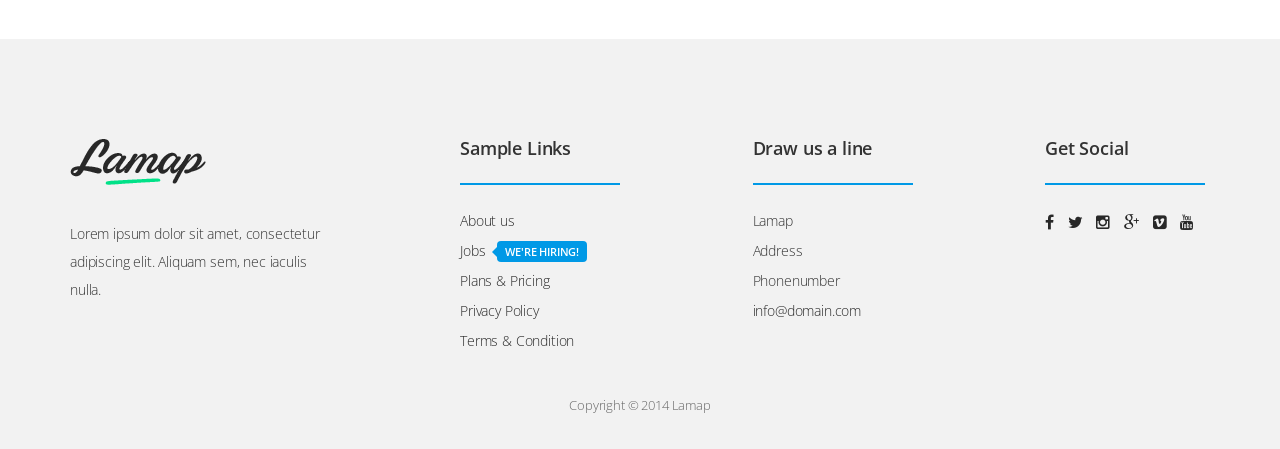
<file: index_light_slider_nopreloader.html>
<!DOCTYPE html>
<html lang="en">
<head>

<!-- Meta Data -->
<meta charset="utf-8">
<meta name="viewport" content="width=device-width, initial-scale=1">
<meta name="description" content="Lamap Bootstrap 3 App Landing Page">
<meta name="author" content="">

<!-- Favicon -->
<link rel="shortcut icon" href="images/favicon.ico">

<title>Lamap App Landing Page</title>

<!-- Stylesheets -->
<link rel="stylesheet" href="css/bootstrap.min.css">
<link rel="stylesheet" href="css/font-awesome.min.css">
<link rel="stylesheet" href="css/owl.theme.css">
<link rel="stylesheet" href="css/owl.carousel.css">
<link rel="stylesheet" href="css/nivo-theme.css">
<link rel="stylesheet" href="css/nivo-lightbox.css">
<link rel="stylesheet" href="css/animate.css">

<!-- Main Stylsheets -->
<link rel="stylesheet" href="css/style_light.css">
<link rel="stylesheet" href="css/style_slider.css">
<link rel="stylesheet" href="css/responsive.css">

<!-- Color Sheme CSS -->
<link rel="stylesheet" href="css/color.css">

<!-- Google Font -->
<link href='http://fonts.googleapis.com/css?family=Open+Sans:400,300,600,700' rel='stylesheet' type='text/css'>

<!--[if lt IE 9]>
	<script src="https://oss.maxcdn.com/libs/html5shiv/3.7.0/html5shiv.js"></script>
	<script src="https://oss.maxcdn.com/libs/respond.js/1.4.2/respond.min.js"></script>
<![endif]-->

</head>
 
<body>

<!-- begin nav -->
<nav class="navbar navbar-default navbar-fixed-top" role="navigation">
	<div class="container">
		<div class="navbar-header">
			<button type="button" class="navbar-toggle" data-toggle="collapse" data-target=".navbar-collapse">
				<span class="sr-only">Toggle navigation</span>
				<span>Menu</span>
			</button>
			<!-- begin logo in navigation -->
			<a class="navbar-brand" href="#intro">
				<img src="images/footer_logo.png" alt="logo small">
			</a>
			<!-- end logo in navigation -->
		</div>	
	
		<div class="navbar-collapse collapse">
			<ul class="nav navbar-nav pull-right">
				<!-- begin navigation items -->
				<li class="current"><a href="#intro">Start</a></li>
				<li><a href="#features">Features</a></li>
				<li><a href="#services">Services</a></li>
				<li><a href="#screenshots">Screenshots</a></li>
				<li><a href="#packages">Packages</a></li>
				<li><a href="#extra">Extra</a></li>
				<li><a href="#video">Video</a></li>
				<li><a href="#download">Download</a></li>
				<!-- end navigation items -->
			</ul>	
		</div>
	</div>
</nav>
<!-- end nav -->

<!-- begin intro section -->
<section class="intro" id="intro">


	<!-- begin intro-slider -->
	<div class="intro-slider">

		<!-- begin single slide -->
		<div class="item one">

			<div class="container">

				<div class="row">

					<div class="col-md-6 col-sm-6 paddingtop">

						<!-- begin logo  -->
						<img src="images/lamap_logo.png" class="logo" alt="logo">
						<!-- end logo  -->
						
						<h1>Present your app professional with lamap landing page</h1>
						<ul class="list-inline">
							<li>
								<a href="#" class="btn btn-custom">
									<i class="fa fa-cloud-download"></i>
									Download
								</a>
							</li>
							<li>
								<a href="#" class="btn btn-custom-border">
									<i class="fa fa-align-left"></i>
									Discover
								</a>
							</li>
						</ul>
							
					</div>
		

					<div class="col-md-6 col-sm-6 phone">
						<figure>
							<img src="images/iphone5_two.png" alt="intro slider iphones">
						</figure>
					</div>

				</div>
			</div>

		</div>
		<!-- end single slide -->

		<!-- begin single slide -->
		<div class="item two">

			<div class="container">

				<div class="row">

					<div class="col-md-6 col-sm-6 paddingtop">

						<!-- begin logo  -->
						<img src="images/lamap_logo.png" class="logo" alt="logo">
						<!-- end logo  -->

						<h1>Present your app professional with lamap landing page</h1>
						<ul class="list-inline">
							<li>
								<a href="#" class="btn btn-custom">
									<i class="fa fa-cloud-download"></i>
									Download
								</a>
							</li>
							<li>
								<a href="#" class="btn btn-custom-border">
									<i class="fa fa-align-left"></i>
									Discover
								</a>
							</li>
						</ul>
							
					</div>
		

					<div class="col-md-6 col-sm-6 phone">
						<figure>
							<img src="images/iphone5_white.png" alt="intro slider iphones">
						</figure>
					</div>

				</div>
			</div>

		</div>
		<!-- end single slide -->

	</div>
	<!-- end intro slider -->
	
</section>
<!-- end intro section -->

<!-- begin features section -->
<section class="features" id="features">

	<div class="container">
		<div class="row">
			<div class="col-md-12">
				<div class="section-head wow fadeIn animated" data-wow-offset="120" data-wow-duration="1.5s">
					<h1>Features</h1>
					<p>You can show your app features</p>
					<span class="underline"></span>
				</div>
			</div>
		</div>

		<div class="row">
			<div class="col-md-4">
				<div class="features-left wow fadeInLeft animated" data-wow-offset="10" data-wow-duration="1.5s">
					
					<!-- begin single feature item -->
					<div class="feature">
						<div class="icon-container">
							<div class="icon">
							<i class="fa fa-tablet"></i>
							</div>
						</div>

						<div class="fetaure-details">
							<h4 class="main-color">Responsive layout</h4>
							<p>
								Lorem ipsum dolor sit amet consectetur adipisicing elit, sed do eiusmod tempor incididunt
							</p>
						</div>
					</div>
					<!-- end single feature item -->

					<!-- begin single feature item -->
					<div class="feature">
						<div class="icon-container">
							<div class="icon">
							<i class="fa fa-pencil"></i>
							</div>
						</div>

						<div class="fetaure-details">
							<h4 class="main-color">Modern design</h4>
							<p>
								Lorem ipsum dolor sit amet consectetur adipisicing elit, sed do eiusmod tempor incididunt
							</p>
						</div>
					</div>
					<!-- end single feature item -->

					<!-- begin single feature item -->
					<div class="feature">
						<div class="icon-container">
							<div class="icon">
							<i class="fa fa-code"></i>
							</div>
						</div>

						<div class="fetaure-details">
							<h4 class="main-color">Clean Code</h4>
							<p>
								Lorem ipsum dolor sit amet consectetur adipisicing elit, sed do eiusmod tempor incididunt
							</p>
						</div>
					</div>
					<!-- end single feature item -->
					
				</div>
			</div>
			
			<div class="col-md-4">
				<!-- begin feature image -->
				<figure class="image-features wow bounceIn animated animated" data-wow-offset="120" data-wow-duration="1.5s">
					<img src="images/iphone5_white.png" alt="iphone">
				</figure>
				<!-- end feature image -->
			</div>
			
			<div class="col-md-4">
				<div class="features-right wow fadeInRight animated" data-wow-offset="10" data-wow-duration="1.5s">

					<!-- begin single feature item -->
					<div class="feature">
						<div class="icon-container">
							<div class="icon">
							<i class="fa fa-thumbs-up"></i>
							</div>
						</div>

						<div class="fetaure-details">
							<h4 class="main-color">Font Awesome</h4>
							<p>
								Lorem ipsum dolor sit amet consectetur adipisicing elit, sed do eiusmod tempor incididunt
							</p>
						</div>
					</div>
					<!-- end single feature item -->

					<!-- begin single feature item -->
					<div class="feature">
						<div class="icon-container">
							<div class="icon">
							<i class="fa fa-refresh"></i>
							</div>
						</div>

						<div class="fetaure-details">
							<h4 class="main-color">Cross Browser</h4>
							<p>
								Lorem ipsum dolor sit amet consectetur adipisicing elit, sed do eiusmod tempor incididunt
							</p>
						</div>
					</div>
					<!-- end single feature item -->

					<!-- begin single feature item -->
					<div class="feature">
						<div class="icon-container">
							<div class="icon">
							<i class="fa fa-support"></i>
							</div>
						</div>

						<div class="fetaure-details">
							<h4 class="main-color">24/7 Support</h4>
							<p>
							Lorem ipsum dolor sit amet consectetur adipisicing elit, sed do eiusmod tempor incididunt
							</p>
						</div>
					</div>
					<!-- end single feature item -->
				</div>
			</div>
		</div>
	</div>

</section>
<!-- end features section -->

<!-- begin reviews section -->
<section class="reviews" id="reviews">
	<div class="container">
		
		<div class="row">
			<div class="col-md-12">
				<div class="section-head wow fadeIn animated" data-wow-offset="10" data-wow-duration="1.5s">
					<h1>Reviews</h1>
					<p>Read what our customers are saying</p>
					<span class="underline"></span>
				</div>
			</div>
		</div>

		<div class="row">
			<div class="testemonials wow fadeInUp animated" data-wow-offset="10" data-wow-duration="1s">
				
				<!-- begin single testomial item -->
				<div class="testemonial">
					<div class="col-md-5 client-data">
						<div class="client-image">
							<img src="images/person.png" alt="client">
						</div>
						<div class="client-name">
							<h4>Client name</h4>
							<p>Art Director at Appcreator</p>
						</div>
					</div>
					<div class="col-md-7 col-sm-12">
						<div class="client-quote">
							<p>"Software innovation, like almost every other kind of innovation, requires the ability to collaborate and share ideas with other people, and to sit down and talk with customers and get their feedback and understand their needs."</p>
						</div>
					</div>
				</div>
				<!-- end single testomial item -->
				<!-- begin single testomial item -->
				<div class="testemonial">
					<div class="col-md-5 client-data">
						<div class="client-image">
							<img src="images/person.png" alt="client">
						</div>
						<div class="client-name">
							<h4>Client name</h4>
							<p>Art Director at Appcreator</p>
						</div>
					</div>
					<div class="col-md-7">
						<div class="client-quote">
							<p>"Software innovation, like almost every other kind of innovation, requires the ability to collaborate and share ideas with other people, and to sit down and talk with customers and get their feedback and understand their needs."</p>
						</div>
					</div>
				</div>
				<!-- end single testomial item -->
			</div>
		</div>

	</div>	
</section>
<!-- end reviews section -->

<div class="divider"></div>

<!-- begin services section -->
<section class="services" id="services">
	<div class="container">
		
		<div class="row">
			<div class="col-md-12">
				<div class="section-head wow fadeIn animated" data-wow-offset="10" data-wow-duration="1.5s">
					<h1>Services</h1>
					<p>You can list all your awesome services</p>
					<span class="underline"></span>
				</div>
			</div>
		</div>

		<div class="row">
			<div class="col-md-3 col-sm-6">
				<!-- begin single service item -->
				<div class="service wow fadeIn animated" data-wow-offset="10">
					<i class="fa fa-tablet"></i>
					<h4>Responsive Design</h4>
					<p>Lorem ipsum dolor sit amet, consectetur adipisicing elit, sed do eiusmod tempor incididunt ut labore et dolore</p>
				</div>
				<!-- end single service item -->
			</div>
			<div class="col-md-3 col-sm-6">
				<!-- begin single service item -->
				<div class="service wow fadeIn animated delay" data-wow-offset="10">
					<i class="fa fa-code"></i>
					<h4>Clean Code</h4>
					<p>Lorem ipsum dolor sit amet, consectetur adipisicing elit, sed do eiusmod tempor incididunt ut labore et dolore</p>
				</div>
				<!-- end single service item -->
			</div>
			<div class="col-md-3 col-sm-6">
				<!-- begin single service item -->
				<div class="service wow fadeIn animated delay-long" data-wow-offset="10">
					<i class="fa fa-support"></i>
					<h4>24/7 Support</h4>
					<p>Lorem ipsum dolor sit amet, consectetur adipisicing elit, sed do eiusmod tempor incididunt ut labore et dolore</p>
				</div>
				<!-- end single service item -->
			</div>
			<div class="col-md-3 col-sm-6">
				<!-- begin single service item -->
				<div class="service wow fadeIn animated delay-longer" data-wow-offset="10">
					<i class="fa fa-pencil"></i>
					<h4>Modern Design</h4>
					<p>Lorem ipsum dolor sit amet, consectetur adipisicing elit, sed do eiusmod tempor incididunt ut labore et dolore</p>
				</div>
				<!-- end single service item -->
			</div>
		</div>

	</div>
</section>
<!-- end services section -->

<!-- begin newsletter section -->
<section class="newsletter" id="newsletter">
	<div class="container">
		
		<div class="row">
			<div class="col-md-12">
				<div class="section-head wow fadeInDown animated" data-wow-offset="10">
					<h1>Newsletter</h1>
					<p>Fill in your email address to receive monthly updates </p>
					<span class="underline"></span>
				</div>
			</div>
		</div>

		<div class="row">
			<div class="col-sm-12 form">
				<div id="contact">

				<form method="post" action="contact.php" name="contactform" id="contactform">

					<fieldset>

						<label for="email" accesskey="E"></label>
						<input name="email" type="text" id="email" size="30" value="" placeholder="Please enter your email address" />

						<button type="submit" class="submit btn btn-send" id="submit" value="Submit">
							<i class="fa fa-envelope"></i>
							Subscribe
						</button>

					</fieldset>

				</form>

				<div class="tex-center">
					<div id="message"></div>
				</div>

				</div>
			</div>
		</div>
	</div>
</section>
<!-- end newsletter section -->

<!-- begin screenshots section -->
<section class="screenshots" id="screenshots">
	
	<div class="container">
		
		<div class="row">
			<div class="col-md-12">
				<div class="section-head wow fadeIn animated" data-wow-offset="10" data-wow-duration="1.5s">
					<h1>Screenshots</h1>
					<p>Give an impression of your app in this carousel</p>
					<span class="underline"></span>
				</div>
			</div>
		</div>

		<div class="row">
			
			<div class="col-md-12">
				
				<div class="screens wow bounceIn animated" data-wow-offset="10" data-wow-duration="1.5s">
					<!-- begin single screenshot -->
					<div class="screen">
						<a href="images/screen1.png" data-lightbox-gallery="screens">
							<img src="images/screen1.png" alt="screenshot">
							<span class="hover-screen">
								<i class="fa fa-search"></i>
							</span>
						</a>
					</div>
					<!-- end single screenshot -->
					<!-- begin single screenshot -->
					<div class="screen">
						<a href="images/screen2.png" data-lightbox-gallery="screens">
							<img src="images/screen2.png" alt="screenshot">
							<span class="hover-screen">
								<i class="fa fa-search"></i>
							</span>
						</a>
					</div>
					<!-- end single screenshot -->
					<!-- begin single screenshot -->
					<div class="screen">
						<a href="images/screen3.png" data-lightbox-gallery="screens">
							<img src="images/screen3.png" alt="screenshot">
							<span class="hover-screen">
								<i class="fa fa-search"></i>
							</span>
						</a>
					</div>
					<!-- end single screenshot -->
					<!-- begin single screenshot -->
					<div class="screen">
						<a href="images/screen4.png" data-lightbox-gallery="screens">
							<img src="images/screen4.png" alt="screenshot">
							<span class="hover-screen">
								<i class="fa fa-search"></i>
							</span>
						</a>
					</div>
					<!-- end single screenshot -->
					<!-- begin single screenshot -->
					<div class="screen">
						<a href="images/screen1.png" data-lightbox-gallery="screens">
							<img src="images/screen1.png" alt="screenshot">
							<span class="hover-screen">
								<i class="fa fa-search"></i>
							</span>
						</a>
					</div>
					<!-- end single screenshot -->
					<!-- begin single screenshot -->
					<div class="screen">
						<a href="images/screen2.png" data-lightbox-gallery="screens">
							<img src="images/screen2.png" alt="screenshot">
							<span class="hover-screen">
								<i class="fa fa-search"></i>
							</span>
						</a>
					</div>
					<!-- end single screenshot -->
					<!-- begin single screenshot -->
					<div class="screen">
						<a href="images/screen3.png" data-lightbox-gallery="screens">
							<img src="images/screen3.png" alt="screenshot">
							<span class="hover-screen">
								<i class="fa fa-search"></i>
							</span>
						</a>
					</div>
					<!-- end single screenshot -->
					<!-- begin single screenshot -->
					<div class="screen">
						<a href="images/screen4.png" data-lightbox-gallery="screens">
							<img src="images/screen4.png" alt="screenshot">
							<span class="hover-screen">
								<i class="fa fa-search"></i>
							</span>
						</a>
					</div>
					<!-- end single screenshot -->
				</div>
			</div>
		</div>
	</div>
</section>
<!-- end screenshots section -->

<div class="divider"></div>

<!-- begin brief section -->
<section class="brief" id="brief">
	<div class="container">
		<div class="row">
			<div class="col-md-6 col-sm-12">
				<div class="brief-content wow fadeInLeft animated" data-wow-offset="10">
					<h1>If you can't make it good, at least make it look good.</h1>
					<div class="underline"></div>
					<p>
						What's amazing is, if young people understood how doing well in school makes the rest of their life so much interesting, they would be more motivated. It's so far away in time that they can't appreciate what it means for their whole life. They would be more motivated. It's so far away in time.
					</p>
					<p>
						If young people understood how doing well in school makes the rest of their life so much interesting, they would be more.
					</p>
					<a href="#" class="btn btn-custom">
						<i class="fa fa-cloud-download"></i>
						Download
					</a>
				</div>
			</div>
			<div class="col-md-6 col-sm-12">
				<figure class="small-slider wow fadeInRight animated" data-wow-offset="10">
					<!-- begin single slider item -->
					<div class="item">
						<img src="images/iphone5_two.png" alt="iphone5">
					</div>
					<!-- end single slider item -->
					<!-- begin single slider item -->
					<div class="item">
						<img src="images/iphone5_white.png" alt="iphone5">
					</div>
					<!-- end single slider item -->
				</figure>
			</div>
		</div>
	</div>
</section>
<!-- end brief section -->

<!-- begin packages section -->
<section class="packages" id="packages">
	
	<div class="container">
		
		<div class="row">
			<div class="col-md-12">
				<div class="section-head wow fadeIn animated" data-wow-offset="10" data-wow-duration="1.5s">
					<h1>Packages</h1>
					<p>Let your visitors know what package is the best for them</p>
					<span class="underline"></span>
				</div>
			</div>
		</div>

		<div class="row wow bounceIn animated" data-wow-offset="10" data-wow-duration="1.5s">
			
			<div class="col-md-3 col-sm-6">
				<!-- begin single package -->
				<div class="package">
					<div class="package-name">
						<h4>Basic</h4>
					</div>
					<span class="package-price">$5 / mo</span>
					<div class="underline-small"></div>
					<div class="package-features">
						<ul>
							<li>1 User</li>
							<li>3 GB Storage</li>
							<li>10 GB Bandwidth</li>
							<li>Another Feature</li>
						</ul>
					</div>
					<a href="#" class="btn btn-custom-border">
						<i class="fa fa-shopping-cart"></i>
						Order
					</a>
				</div>
				<!-- end single package -->
			</div>

			<div class="col-md-3 col-sm-6">
				<!-- begin single package -->
				<div class="package">
					<div class="package-name">
						<h4>Premium</h4>
					</div>
					<span class="package-price">$50 / mo</span>
					<div class="underline-small"></div>
					<div class="package-features">
						<ul>
							<li>5 User</li>
							<li>10 GB Storage</li>
							<li>50 GB Bandwidth</li>
							<li>Another Feature</li>
						</ul>
					</div>
					<a href="#" class="btn btn-custom-border">
						<i class="fa fa-shopping-cart"></i>
						Order
					</a>
				</div>
				<!-- end single package -->
			</div>

			<div class="col-md-3 col-sm-6">
				<!-- begin single package -->
				<div class="package featured">
					<div class="package-name">
						<h4>Excellent</h4>
					</div>
					<span class="package-price">$100 / mo</span>
					<div class="underline-small"></div>
					<div class="package-features">
						<ul>
							<li>15 User</li>
							<li>50 GB Storage</li>
							<li>100 GB Bandwidth</li>
							<li>Another Feature</li>
						</ul>
					</div>
					<a href="#" class="btn btn-custom">
						<i class="fa fa-shopping-cart"></i>
						Order
					</a>
				</div>
				<!-- end single package -->
			</div>

			<div class="col-md-3 col-sm-6">
				<!-- begin single package -->
				<div class="package">
					<div class="package-name">
						<h4>Diamond</h4>
					</div>
					<span class="package-price">$200 / mo</span>
					<div class="underline-small"></div>
					<div class="package-features">
						<ul>
							<li>Unlimited User</li>
							<li>200 GB Storage</li>
							<li>300 GB Bandwidth</li>
							<li>Another Feature</li>
						</ul>
					</div>
					<a href="#" class="btn btn-custom-border">
						<i class="fa fa-shopping-cart"></i>
						Order
					</a>
				</div>
				<!-- end single package -->
			</div>

		</div>

	</div>
</section>
<!-- end packages section -->

<!-- begin extra section -->
<section class="extra" id="extra">
	<div class="container">

		<div class="row">
			<div class="col-md-12 tabs">
				
				<!-- begin tab pane nav tabs -->
				<ul class="nav nav-tabs wow fadeInUp animated" role="tablist">
					<li class="active">
						<a href="#first-tab" role="tab" data-toggle="tab">
							<i class="fa fa-cog"></i>
							Customize
						</a>
					</li>
					<li>
						<a href="#second-tab" role="tab" data-toggle="tab">
							<i class="fa fa-cloud"></i>
							Profile
						</a>
					</li>
					<li>
						<a href="#third-tab" role="tab" data-toggle="tab">
							<i class="fa fa-refresh"></i>
							Feature
						</a>
					</li>
				</ul>
				<!-- end tab pane nav tabs -->

			</div>
		</div>
		
		<div class="row">
			
			<div class="tab-content">
				
				<!-- begin first tab content -->
				<div class="tab-pane fade in active" id="first-tab">
					<div class="col-md-5">
						<figure class="wow fadeInLeft animated" data-wow-offset="10" data-wow-duration="1.5s">
							<img src="images/iphones_skew.png" alt="iphones skew">
						</figure>
					</div>
					
					<div class="col-md-6 col-md-offset-1">
						<div class="brief-content wow fadeInRight animated" data-wow-offset="10" data-wow-duration="1.5s">
							<h1>If you can't make it good, at least make it look good.</h1>
							<div class="underline"></div>
							<p>
								What's amazing is, if young people understood how doing well in school makes the rest of their life so much interesting, they would be more motivated. It's so far away in time that they can't appreciate what it means for their whole life. They would be more motivated. It's so far away in time.
							</p>
							<p>
								If young people understood how doing well in school makes the rest of their life so much interesting, they would be more.
							</p>
							
							<div class="col-md-6 nopadding">
								<ul class="extra-features">
									<li>
										<div class="icon">
											<i class="fa fa-support"></i>
										</div>
										24/7 Support
									</li>
									<li>
										<div class="icon">
											<i class="fa fa-cogs"></i>
										</div>
										Easy to Customize
									</li>
								</ul>
							</div>
							
							<div class="col-md-6 nopadding">
								<ul class="extra-features">
									<li>
										<div class="icon">
											<i class="fa fa-rocket"></i>
										</div>
										Quick Install
									</li>
									<li>
										<div class="icon">
											<i class="fa fa-magic"></i>
										</div>
										Another Feature
									</li>
								</ul>
							</div>
	
						</div>
					</div>
				</div>
				<!-- end first tab content -->
				
				<!-- begin second tab content -->
				<div class="tab-pane fade in" id="second-tab">
					<div class="col-md-6">
						<div class="brief-content fadeInLeft animated" data-wow-duration="1.5s">
							<h1>If you can't make it good, at least make it look good.</h1>
							<div class="underline"></div>
							<p>
								What's amazing is, if young people understood how doing well in school makes the rest of their life so much interesting, they would be more motivated. It's so far away in time that they can't appreciate what it means for their whole life. They would be more motivated. It's so far away in time.
							</p>
							<p>
								If young people understood how doing well in school makes the rest of their life so much interesting, they would be more.
							</p>
						</div>
					</div>
					
					<div class="col-md-6">
						<figure class="fadeInRight animated" data-wow-duration="1.5s">
							<img src="images/iphone5_two.png" alt="iphones two">
						</figure>
					</div>
				</div>
				<!-- end second tab content -->
				
				<!-- begin third tab content -->
				<div class="tab-pane fade in" id="third-tab">
					
					<div class="col-md-6">
						<figure class="fadeInLeft animated" data-wow-duration="1.5s">
							<img src="images/iphone5_two.png" alt="iphones two">
						</figure>
					</div>

					<div class="col-md-6">
						<div class="brief-content fadeInRight animated" data-wow-duration="1.5s">
							<h1>If you can't make it good, at least make it look good.</h1>
							<div class="underline"></div>
							<p>
								What's amazing is, if young people understood how doing well in school makes the rest of their life so much interesting, they would be more motivated. It's so far away in time that they can't appreciate what it means for their whole life. They would be more motivated. It's so far away in time.
							</p>
							<p>
								If young people understood how doing well in school makes the rest of their life so much interesting, they would be more.
							</p>
						</div>
					</div>
				</div>
				<!-- end third tab content -->

			</div>
		</div>
		
	</div>
</section>
<!-- end extra section -->

<!-- begin video section -->
<section class="video" id="video">
	<div class="container">
		<div class="row">
			
			<div class="col-md-8 video-item wow fadeInLeft animated" data-wow-offset="10" data-wow-duration="1.5s">
				
				<!-- Replace your embed iframe src with below iframe -->
				<iframe src="http://player.vimeo.com/video/102787065?color=63b5d6" width="750" height="450" frameborder="0" webkitallowfullscreen mozallowfullscreen allowfullscreen></iframe>

			</div>

			<div class="col-md-4">
				<div class="brief-content wow fadeInRight animated" data-wow-offset="10" data-wow-duration="1.5s">
					<h1>At least make it look good.</h1>
					<div class="underline"></div>
					<p>
						What's amazing is, if young people understood how doing well in school makes the rest of their life so much interesting, they would be more motivated. It's so far away in time that they can't appreciate what it means for their whole life. They would be more motivated. It's so far away in time.
					</p>
					<p>
						If young people understood how doing well in school makes the rest of their life so much...
					</p>
				</div>
			</div>

		</div>
	</div>
</section>
<!-- end video section -->

<!-- begin customer section -->
<section class="customers wow fadeIn animated">
	<div class="container">
		<div class="row">
			<div class="col-md-12">
				<div class="customer-slider">
					<div class="item">
						<img src="images/customers/client1.png" alt="client logo">
					</div>
					<div class="item">
						<img src="images/customers/client2.png" alt="client logo">
					</div>
					<div class="item">
						<img src="images/customers/client3.png" alt="client logo">
					</div>
					<div class="item">
						<img src="images/customers/client4.png" alt="client logo">
					</div>
					<div class="item">
						<img src="images/customers/client1.png" alt="client logo">
					</div>
					<div class="item">
						<img src="images/customers/client1.png" alt="client logo">
					</div>
					<div class="item">
						<img src="images/customers/client2.png" alt="client logo">
					</div>
					<div class="item">
						<img src="images/customers/client3.png" alt="client logo">
					</div>
					<div class="item">
						<img src="images/customers/client4.png" alt="client logo">
					</div>
					<div class="item">
						<img src="images/customers/client1.png" alt="client logo">
					</div>
				</div>
			</div>
		</div>
	</div>
</section>
<!-- end customer section -->

<!-- begin download section -->
<section class="download" id="download">
	<div class="container">
		
		<div class="row">
			<div class="col-md-12">
				<div class="section-head wow fadeIn animated" data-wow-offset="10" data-wow-duration="1.5s">
					<h1>Purchase</h1>
					<p>Let your customers see the way to download your app</p>
					<span class="underline"></span>
				</div>
			</div>
		</div>

		<div class="row">
			<div class="col-md-12">
				<ul class="list-inline wow fadeInUp animated">
					<li>
						<a href="#" class="btn btn-custom">
							<i class="fa fa-apple"></i>
							App Store
						</a>
					</li>
					<li>
						<a href="#" class="btn btn-custom">
							<i class="fa fa-android"></i>
							Android  Market
						</a>
					</li>
					<li>
						<a href="#" class="btn btn-custom">
							<i class="fa fa-windows"></i>
							Windows Phone
						</a>
					</li>
				</ul>
			</div>
		</div>

	</div>
</section>
<!-- end download section -->

<!-- begin footer section -->
<footer class="footer" id="footer">
	<div class="container">
		<div class="row wow fadeIn animated" data-wow-offset="10" data-wow-duration="1.5s">
			<div class="col-md-3 col-sm-3">
				<!-- begin logo footer -->
				<img src="images/footer_logo.png" alt="footer logo">
				<!-- end logo footer -->
				<p>
					Lorem ipsum dolor sit amet, 
					consectetur adipiscing elit. Aliquam 
					sem, nec iaculis nulla.
				</p>
			</div>

			<div class="col-md-2 col-md-offset-1 col-sm-3">
				<h4>Sample Links</h4>
				<div class="underline-small"></div>
				<ul>
					<li>
						<a href="#">About us</a>
					</li>
					<li>
						<a href="#">
						Jobs
						<span class="jobs">We're hiring!</span>
						</a>
					</li>
					<li>
						<a href="#">Plans &amp; Pricing</a>
					</li>
					<li>
						<a href="#">Privacy Policy</a>
					</li>
					<li>
						<a href="#">Terms &amp; Condition</a>
					</li>
				</ul>
			</div>

			<div class="col-md-2 col-md-offset-1 col-sm-3">
				<h4>Draw us a line</h4>
				<div class="underline-small"></div>
				<ul>
					<li>Lamap</li>
					<li>Address</li>
					<li>Phonenumber</li>
					<li>
						<a href="mailto:info@yourdomain.com">info@domain.com</a>
					</li>
				</ul>
			</div>

			<div class="col-md-2 col-md-offset-1 col-sm-3">
				<h4>Get Social</h4>
				<div class="underline-small"></div>
				<ul class="list-inline">
					<li>
						<a href="#"><i class="fa fa-facebook"></i></a>
					</li>
					<li>
						<a href="#"><i class="fa fa-twitter"></i></a>
					</li>
					<li>
						<a href="#"><i class="fa fa-instagram"></i></a>
					</li>
					<li>
						<a href="#"><i class="fa fa-google-plus"></i></a>
					</li>
					<li>
						<a href="#"><i class="fa fa-vimeo-square"></i></a>
					</li>
					<li>
						<a href="#"><i class="fa fa-youtube"></i></a>
					</li>
				</ul>
			</div>

		</div>

		<div class="row wow fadeIn animated" data-wow-offset="10" data-wow-duration="1.5s">
			<div class="col-md-12 text-center">
				<p><small>Copyright &copy; 2014 Lamap</small></p>
			</div>
		</div>

	</div>
</footer>
<!-- end footer section -->

<!-- Javascripts -->
<script src="js/jquery.js"></script>
<script src="js/bootstrap.min.js"></script>
<script src="js/owl.carousel.min.js"></script>
<script src="js/jquery.fitvids.js"></script>
<script src="js/smoothScroll.js"></script>
<script src="js/nivo-lightbox.min.js"></script>
<script src="js/jquery.scrollTo.js"></script>
<script src="js/jquery.nav.js"></script>
<script src="js/wow.min.js"></script>
<script src="js/jquery.jigowatt.js"></script>

<!-- Custom Javascript -->
<script src="js/main.js"></script>
<script src="js/main-index-slider.js"></script>

</body>
</html>
</file>
<file: v1.4.3/css/responsive.css>
/* Lamap App Landing Page Responsive Stylesheet
====================================================== */


@media (max-width: 1024px) {

    .intro,
    .newsletter,
    .video {
        background-attachment: scroll;
    }
    a.mouse {
        display: none;
    }
    
    .intro .intro-slider .container {
        text-align: center; 
    }
    .intro .intro-slider .container .paddingtop {
        margin-top: 0%;
    }
    .intro .intro-slider .container figure img {
        max-height: 400px;
    }

}


@media only screen and (min-width: 1024px) {

    .intro .owl-controls {
        bottom: 100px;
    }
} 

@media (max-width: 991px) {


    /* Intro Slider */
    .intro .intro-slider .container {
        padding: 120px 0px;
    }
    .intro .intro-slider, .intro .intro-slider .item {
        height: auto;
    }
    .intro .intro-slider .logo {
        padding-bottom: 30px;
    }
    .intro .intro-slider .btn.btn-custom {
        margin-bottom: 10px;

    }
    .intro .intro-slider .btn.btn-custom,
    .intro .intro-slider .btn-custom-border {
        min-width: 206px;
    }

    /* Navigation */
    .navbar .nav>li>a {
        padding: 30px 10px;
    }
    .navbar-default .navbar-nav>li>a {
        font-size: 12px;
    }
    .nav-tabs>li>a {
        width: 209px;
    }


    /* Intro Section */
    .intro .intro-section {
        padding: 0 0;
    }

    /* Features Section */

    .features .feature h4 {
        margin-bottom: 5px;
    }
    .features .features-left,
    .features .features-right {
        margin: 0px;
        text-align: center;
    }
    .features .features-left .icon-container,
    .features .features-right .icon-container {
        float: none;
        margin: 0px;
        min-height: 100px;
    }
    .features .features-left .icon-container .icon,
    .features .features-right .icon-container .icon {
        margin: 0 auto;
    }
    .features .image-features {
        margin-bottom: 30px;
    }


    /* Review Section */
    .client-image,
    .client-name {
        float: none;
    }
    .client-data {
        border: none;
    }
    .client-image img {
        margin: 0 auto;
        display: block;
    }
    .client-name {
        text-align: center;
        padding: 0;
        margin-top: 10px;
    }
    .client-quote {
        padding: 10px 0 0 0;
        text-align: center;
    }


    /* Service Section */
    .service {
        margin-bottom: 30px;
    }
    .service:hover {
        margin-top: 0px;
    }


    /* Screenshots Section */
    .screen img {
        display: block;
        width: 98%; 
        height: auto
    }
    .screens .owl-next {
        right: -24px;
    }


    /* Brief Section */
    .brief-content {
        max-width: 100%;
        text-align: center;
        margin-bottom: 20px;
    }
    .packages .package {
        margin-bottom: 20px;
    }
    .packages .package.featured {
        margin-top: 0px;
        padding: 30px 0;
    }


    /* Extra Section */
    ul.extra-features {
        max-width: 100%;
    }
    .list-inline {
        margin-left: 0px;
    }
    .tabs {
        margin-top: 0px;
    }
    .tab-pane figure {
        margin-bottom: 20px;
    }


    /* Video Section */
    .video-item {
        margin-bottom: 30px;
    }
}


@media (max-width: 767px) {

    /* Intro Slider */
    /* Intro Section */
    .intro .intro-slider .container {
        text-align: center;
        padding: 50px 0px;
    }
    .intro .intro-slider .container h1 {
        font-size: 32px;
    }

    .intro .intro-slider, 
    .intro .intro-slider .item {
        height: 500px;
    }

    .intro .intro-slider .phone {
        display: none;
    }

    .intro .intro-section .btn-custom-border {
        margin-bottom: 0px;
    }

    .btn-custom-border {
        background: #0099e6;
        color: #ffffff;
    }

    /* Navigation Styles */
    .navbar .nav>li>a {
        padding: 10px 20px;
        font-size: 14px;
    }
    .nav.navbar-nav.pull-right {
        float: left!important;
    }
    .navbar-header {
        height: 80px;
    }
    .navbar-toggle {
        font-weight: 600;
        margin-top: 18px;
        color: #fff;
    }
    .navbar-default .navbar-toggle,
    .navbar-default .navbar-toggle:hover, 
    .navbar-default .navbar-toggle:focus {
        color: #fff;

    }

    /* Extra Section */
    .nav-tabs {
        display: block;
    }
    .nav-tabs>li {
        float: none;
        width: 100%;
        display: block;
    }
    .nav-tabs>li>a {
        width: 100%;
    }
    .nav-tabs>li:first-child>a {
        border-top-right-radius: 4px;
        border-bottom-left-radius: 0px;
    }
    .nav-tabs>li:last-child>a {
        border-bottom-left-radius: 4px;
        border-top-right-radius: 0px;
    }

    /* Newsletter Section */
    .newsletter input {
        width: 100%;
    }
    .newsletter .btn-send {
        display: block;
        margin: 10px auto;
        width: 100%;
    }

    /* Download Section */
    .download .list-inline>li {
        display: block;
        margin-bottom: 10px;
    }

    /* Footer Section */
    .footer {
        text-align: center;
    }

}

@media (max-width: 480px) {

    /* Intro Section */
    .intro .intro-slider .container {
        text-align: center; 
        padding: 30px 0px;
    }
    .intro .intro-slider .container h1 {
        font-size: 24px;
    }

    .intro .intro-slider .btn-custom,
    .intro .intro-section .btn-custom,
    .intro .intro-slider .btn-custom-border,
    .intro .intro-section .btn-custom-border {
        width: 208px;
        margin-bottom: 10px!important;
    }
    
    /* Features Section */
    .features figure img {
        width: 100%;
    }


    /* Newsletter Section */
    .newsletter input {
        width: 100%;
    }
    .newsletter .btn-send {
        width: 100%;
        margin: 10px auto;
        display: block;
    }

    /* Screenshot Section */
    .screen img {
        width: 100%;
    }
    .owl-theme .owl-controls {
        position: relative;
    }
    .screens .owl-next {
        right: 0px;
        z-index: 100;
    }
    .screens .owl-prev {
        left: 0px;
        z-index: 100;
    }

    /* Brief Section */
    .small-slider {
        margin-top: 30px;
    }
    .brief figure img {
        max-height: 375px;
    }

    /* Extra Section */
    .nav-tabs {
        display: block;
    }
    .nav-tabs>li {
        float: none;
        width: 100%;
        display: block;
    }
    .nav-tabs>li>a {
        width: 100%;
    }
    .nav-tabs>li:first-child>a {
        border-top-right-radius: 4px;
        border-bottom-left-radius: 0px;
    }
    .nav-tabs>li:last-child>a {
        border-bottom-left-radius: 4px;
        border-top-right-radius: 0px;
    }
    .tab-content figure img {
        width: 100%;
        z-index: 0;
    }

    /* Download Section */
    .download .list-inline {
        text-align: center;
    }
    .download .btn {
        margin-bottom: 10px;
    }

}
</file>
<file: v1.4.3/css/color.css>
.nav-tabs>li>a:hover {
	background-color: #0099e6;
	border-color: #0099e6;
}

.nav-tabs>li.active>a, 
.nav-tabs>li.active>a:hover, 
.nav-tabs>li.active>a:focus {
    background-color: #0088cc;
    border: 1px solid #0088cc;
}

.btn-custom {
    border-color: #0099e6;
    background-color: #0099e6;
}

.btn-custom-border {
    background: transparent;
    border-color: #0099e6;
    color: #ffffff;
}

.features .feature .icon-container .icon {
    border: 1px solid #0099e6;
}

.btn-send,
.newsletter input {
    border: 1px solid #ffffff;
}

.btn-send:hover,
.btn-send:active,
.btn-custom:hover,
.btn-custom-border:hover,
.btn-slide:hover,
.navbar-default .navbar-toggle,
.navbar-default .navbar-toggle:hover, 
.navbar-default .navbar-toggle:focus,
.navbar-toggle {
    background-color: #0088cc;
    border-color: #0088cc;
}

.btn-slide,
.features .feature:hover .icon-container .icon,
.footer span.jobs {
    background-color: #0099e6;
}


.underline {
	border-top: 4px solid #0099e6;
}

.underline-small {
    border-top: 2px solid #0099e6;
}


.navbar-default .navbar-nav>li>a:hover, 
.navbar-default .navbar-nav>li>a:focus,
.navbar-nav>li.current a,
.features .feature .icon-container .icon,
.service i,
.service:hover h4,
.screens .screen .hover-screen i:hover,
.packages .package.featured .package-name,
ul.extra-features i,
.footer a:hover,
.footer i:hover {
    color: #0099e6;
}

.footer span.jobs:after {
	border-right-color: #0099e6;
}
</file>
<file: css/responsive.css>
/* Lamap App Landing Page Responsive Stylesheet
====================================================== */


@media (max-width: 1024px) {

    .intro,
    .newsletter,
    .video {
        background-attachment: scroll;
    }
    a.mouse {
        display: none;
    }
    
    .intro .intro-slider .container {
        text-align: center; 
    }
    .intro .intro-slider .container .paddingtop {
        margin-top: 0%;
    }
    .intro .intro-slider .container figure img {
        max-height: 400px;
    }

}


@media only screen and (min-width: 1024px) {

    .intro .owl-controls {
        bottom: 100px;
    }
} 

@media (max-width: 991px) {


    /* Intro Slider */
    .intro .intro-slider .container {
        padding: 120px 0px;
    }
    .intro .intro-slider, .intro .intro-slider .item {
        height: auto;
    }
    .intro .intro-slider .logo {
        padding-bottom: 30px;
    }
    .intro .intro-slider .btn.btn-custom {
        margin-bottom: 10px;

    }
    .intro .intro-slider .btn.btn-custom,
    .intro .intro-slider .btn-custom-border {
        min-width: 206px;
    }

    /* Navigation */
    .navbar .nav>li>a {
        padding: 30px 10px;
    }
    .navbar-default .navbar-nav>li>a {
        font-size: 12px;
    }
    .nav-tabs>li>a {
        width: 209px;
    }


    /* Intro Section */
    .intro .intro-section {
        padding: 0 0;
    }

    /* Features Section */

    .features .feature h4 {
        margin-bottom: 5px;
    }
    .features .features-left,
    .features .features-right {
        margin: 0px;
        text-align: center;
    }
    .features .features-left .icon-container,
    .features .features-right .icon-container {
        float: none;
        margin: 0px;
        min-height: 100px;
    }
    .features .features-left .icon-container .icon,
    .features .features-right .icon-container .icon {
        margin: 0 auto;
    }
    .features .image-features {
        margin-bottom: 30px;
    }


    /* Review Section */
    .client-image,
    .client-name {
        float: none;
    }
    .client-data {
        border: none;
    }
    .client-image img {
        margin: 0 auto;
        display: block;
    }
    .client-name {
        text-align: center;
        padding: 0;
        margin-top: 10px;
    }
    .client-quote {
        padding: 10px 0 0 0;
        text-align: center;
    }


    /* Service Section */
    .service {
        margin-bottom: 30px;
    }
    .service:hover {
        margin-top: 0px;
    }


    /* Screenshots Section */
    .screen img {
        display: block;
        width: 98%; 
        height: auto
    }
    .screens .owl-next {
        right: -24px;
    }


    /* Brief Section */
    .brief-content {
        max-width: 100%;
        text-align: center;
        margin-bottom: 20px;
    }
    .packages .package {
        margin-bottom: 20px;
    }
    .packages .package.featured {
        margin-top: 0px;
        padding: 30px 0;
    }


    /* Extra Section */
    ul.extra-features {
        max-width: 100%;
    }
    .list-inline {
        margin-left: 0px;
    }
    .tabs {
        margin-top: 0px;
    }
    .tab-pane figure {
        margin-bottom: 20px;
    }


    /* Video Section */
    .video-item {
        margin-bottom: 30px;
    }
}


@media (max-width: 767px) {

    /* Intro Slider */
    /* Intro Section */
    .intro .intro-slider .container {
        text-align: center;
        padding: 50px 0px;
    }
    .intro .intro-slider .container h1 {
        font-size: 32px;
    }

    .intro .intro-slider, 
    .intro .intro-slider .item {
        height: 500px;
    }

    .intro .intro-slider .phone {
        display: none;
    }

    .intro .intro-section .btn-custom-border {
        margin-bottom: 0px;
    }

    .btn-custom-border {
        background: #0099e6;
        color: #ffffff;
    }

    /* Navigation Styles */
    .navbar .nav>li>a {
        padding: 10px 20px;
        font-size: 14px;
    }
    .nav.navbar-nav.pull-right {
        float: left!important;
    }
    .navbar-header {
        height: 80px;
    }
    .navbar-toggle {
        font-weight: 600;
        margin-top: 18px;
        color: #fff;
    }
    .navbar-default .navbar-toggle,
    .navbar-default .navbar-toggle:hover, 
    .navbar-default .navbar-toggle:focus {
        color: #fff;

    }

    /* Extra Section */
    .nav-tabs {
        display: block;
    }
    .nav-tabs>li {
        float: none;
        width: 100%;
        display: block;
    }
    .nav-tabs>li>a {
        width: 100%;
    }
    .nav-tabs>li:first-child>a {
        border-top-right-radius: 4px;
        border-bottom-left-radius: 0px;
    }
    .nav-tabs>li:last-child>a {
        border-bottom-left-radius: 4px;
        border-top-right-radius: 0px;
    }

    /* Newsletter Section */
    .newsletter input {
        width: 100%;
    }
    .newsletter .btn-send {
        display: block;
        margin: 10px auto;
        width: 100%;
    }

    /* Download Section */
    .download .list-inline>li {
        display: block;
        margin-bottom: 10px;
    }

    /* Footer Section */
    .footer {
        text-align: center;
    }

}

@media (max-width: 480px) {

    /* Intro Section */
    .intro .intro-slider .container {
        text-align: center; 
        padding: 30px 0px;
    }
    .intro .intro-slider .container h1 {
        font-size: 24px;
    }

    .intro .intro-slider .btn-custom,
    .intro .intro-section .btn-custom,
    .intro .intro-slider .btn-custom-border,
    .intro .intro-section .btn-custom-border {
        width: 208px;
        margin-bottom: 10px!important;
    }
    
    /* Features Section */
    .features figure img {
        width: 100%;
    }


    /* Newsletter Section */
    .newsletter input {
        width: 100%;
    }
    .newsletter .btn-send {
        width: 100%;
        margin: 10px auto;
        display: block;
    }

    /* Screenshot Section */
    .screen img {
        width: 100%;
    }
    .owl-theme .owl-controls {
        position: relative;
    }
    .screens .owl-next {
        right: 0px;
        z-index: 100;
    }
    .screens .owl-prev {
        left: 0px;
        z-index: 100;
    }

    /* Brief Section */
    .small-slider {
        margin-top: 30px;
    }
    .brief figure img {
        max-height: 375px;
    }

    /* Extra Section */
    .nav-tabs {
        display: block;
    }
    .nav-tabs>li {
        float: none;
        width: 100%;
        display: block;
    }
    .nav-tabs>li>a {
        width: 100%;
    }
    .nav-tabs>li:first-child>a {
        border-top-right-radius: 4px;
        border-bottom-left-radius: 0px;
    }
    .nav-tabs>li:last-child>a {
        border-bottom-left-radius: 4px;
        border-top-right-radius: 0px;
    }
    .tab-content figure img {
        width: 100%;
        z-index: 0;
    }

    /* Download Section */
    .download .list-inline {
        text-align: center;
    }
    .download .btn {
        margin-bottom: 10px;
    }

}
</file>
<file: css/color.css>
.nav-tabs>li>a:hover {
	background-color: #0099e6;
	border-color: #0099e6;
}

.nav-tabs>li.active>a, 
.nav-tabs>li.active>a:hover, 
.nav-tabs>li.active>a:focus {
    background-color: #0088cc;
    border: 1px solid #0088cc;
}

.btn-custom {
    border-color: #0099e6;
    background-color: #0099e6;
}

.btn-custom-border {
    background: transparent;
    border-color: #0099e6;
    color: #ffffff;
}

.features .feature .icon-container .icon {
    border: 1px solid #0099e6;
}

.btn-send,
.newsletter input {
    border: 1px solid #ffffff;
}

.btn-send:hover,
.btn-send:active,
.btn-custom:hover,
.btn-custom-border:hover,
.btn-slide:hover,
.navbar-default .navbar-toggle,
.navbar-default .navbar-toggle:hover, 
.navbar-default .navbar-toggle:focus,
.navbar-toggle {
    background-color: #0088cc;
    border-color: #0088cc;
}

.btn-slide,
.features .feature:hover .icon-container .icon,
.footer span.jobs {
    background-color: #0099e6;
}


.underline {
	border-top: 4px solid #0099e6;
}

.underline-small {
    border-top: 2px solid #0099e6;
}


.navbar-default .navbar-nav>li>a:hover, 
.navbar-default .navbar-nav>li>a:focus,
.navbar-nav>li.current a,
.features .feature .icon-container .icon,
.service i,
.service:hover h4,
.screens .screen .hover-screen i:hover,
.packages .package.featured .package-name,
ul.extra-features i,
.footer a:hover,
.footer i:hover {
    color: #0099e6;
}

.footer span.jobs:after {
	border-right-color: #0099e6;
}
</file>
<file: css/style_slider.css>
.intro {
    padding: 0;
    background: no-repeat;
}

.intro .intro-slider,
.intro .intro-slider .item {
    width: 100%;
    height: 800px;
}

.intro .intro-slider .item.one {
    background: url(../images/introslider/slide1.jpg);
}

.intro .intro-slider .item.two {
    background: url(../images/introslider/slide2.jpg);
}

.intro .intro-slider .item .background-image img {
    width: 100%;
}

.intro .intro-slider .container {
    color: #ffffff;
    padding: 150px 0px;
}

.intro .intro-slider .container .paddingtop {
    margin-top: 10%;
}

.intro .intro-slider .container h1 {
    font-size: 38px;
    line-height: 1.5em;
    margin-bottom: 20px;
}

.intro .intro-slider .container figure img {
    max-height: 526px;
}

.intro .owl-controls {
    position: relative;
    bottom: 50px;
}

.intro .owl-controls .owl-page span {
    width: 15px;
    height: 15px;
    background: transparent;
    border: 2px solid #ffffff;
    opacity: 1;
}

.intro .owl-controls .owl-page.active span, 
.intro .owl-controls.clickable .owl-page:hover span {
    background: #ffffff;
}
</file>
<file: v1.4.3/css/nivo-theme.css>
/*
 * Nivo Lightbox Default Theme v1.0
 * http://dev7studios.com/nivo-lightbox
 *
 * Copyright 2013, Dev7studios
 * Free to use and abuse under the MIT license.
 * http://www.opensource.org/licenses/mit-license.php
 */
 
.nivo-lightbox-theme-default.nivo-lightbox-overlay { 
	background: #666;
	background: rgba(0,0,0,0.6); 
}
.nivo-lightbox-theme-default .nivo-lightbox-content.nivo-lightbox-loading { background: url(../images/lightbox/loading.gif) no-repeat 50% 50%; }

.nivo-lightbox-theme-default .nivo-lightbox-nav {
	top: 10%;
	width: 8%;
	height: 80%;
	text-indent: -9999px;
	background-repeat: no-repeat;
	background-position: 50% 50%;
	opacity: 0.5;
	display: block;
}
.nivo-lightbox-theme-default .nivo-lightbox-nav:hover { 
	opacity: 1; 
	background-color: rgba(0,0,0,0.5);
}
.nivo-lightbox-theme-default .nivo-lightbox-prev { 
	background-image: url(../images/lightbox/prev.png); 
	border-radius: 0 3px 3px 0;
}
.nivo-lightbox-theme-default .nivo-lightbox-next { 
	background-image: url(../images/lightbox/next.png); 
	border-radius: 3px 0 0 3px;
}

.nivo-lightbox-theme-default .nivo-lightbox-close {
	display: block;
	background: url(../images/lightbox/close@2x.png) no-repeat 5px 5px;
	width: 35px;
	height: 35px;
	text-indent: -9999px;
	padding: 5px;
	opacity: 0.5;
}
.nivo-lightbox-theme-default .nivo-lightbox-close:hover { opacity: 1; }

.nivo-lightbox-theme-default .nivo-lightbox-title-wrap { bottom: -7%; }
.nivo-lightbox-theme-default .nivo-lightbox-title {
	font-style: normal;
	font-weight: normal;
	color: #fff;
	padding: 7px 15px;
	border-radius: 30px;
}

.nivo-lightbox-theme-default .nivo-lightbox-image img {
	background: #fff;
	-webkit-box-shadow: 0px 1px 1px rgba(0,0,0,0.4);
	   -moz-box-shadow: 0px 1px 1px rgba(0,0,0,0.4);
	        box-shadow: 0px 1px 1px rgba(0,0,0,0.4);
}
.nivo-lightbox-theme-default .nivo-lightbox-ajax,
.nivo-lightbox-theme-default .nivo-lightbox-inline {
	background: #fff;
	padding: 40px;
	-webkit-box-shadow: 0px 1px 1px rgba(0,0,0,0.4);
	   -moz-box-shadow: 0px 1px 1px rgba(0,0,0,0.4);
	        box-shadow: 0px 1px 1px rgba(0,0,0,0.4);
}

@media (-webkit-min-device-pixel-ratio: 1.3),
       (-o-min-device-pixel-ratio: 2.6/2),
       (min--moz-device-pixel-ratio: 1.3),
       (min-device-pixel-ratio: 1.3),
       (min-resolution: 1.3dppx) {

	.nivo-lightbox-theme-default .nivo-lightbox-content.nivo-lightbox-loading { 
		background-image: url(../images/lightbox/loading@2x.gif); 
		background-size: 32px 32px;
	}
	.nivo-lightbox-theme-default .nivo-lightbox-prev { 
		background-image: url(../images/lightbox/prev@2x.png); 
		background-size: 48px 48px;
	}
	.nivo-lightbox-theme-default .nivo-lightbox-next { 
		background-image: url(../images/lightbox/next@2x.png); 
		background-size: 48px 48px;
	}
	.nivo-lightbox-theme-default .nivo-lightbox-close { 
		background-image: url(../images/lightbox/close@2x.png); 
		background-size: 16px 16px;
	}
	
}
</file>
<file: v1.4.3/css/style_light.css>
/* Lamap App Landing Page Light version Stylesheet
====================================================== */


/* HTML 5 reset & Bootstrap fixes */

html,
body,
div,
span,
object,
iframe,
h1,
h2,
h3,
h4,
h5,
h6,
p,
blockquote,
pre,
abbr,
address,
cite,
code,
del,
dfn,
em,
img,
ins,
kbd,
q,
samp,
small,
strong,
sub,
sup,
var,
b,
i,
dl,
dt,
dd,
ol,
ul,
li,
fieldset,
form,
label,
legend,
table,
caption,
tbody,
tfoot,
thead,
tr,
th,
td,
article,
aside,
canvas,
details,
figcaption,
figure,
footer,
header,
hgroup,
menu,
nav,
section,
summary,
time,
mark,
audio,
video {
    margin: 0;
    padding: 0;
    border: 0;
    outline: 0;
    font-size: 100%;
    vertical-align: baseline;
    background: transparent;
}

html {
    font-size: 100%;
}

body {
    background-color: #fff;
    font-family: 'Open Sans', sans-serif;
    font-size: 16px;
    font-weight: 300;
    letter-spacing: -0.01em;
    overflow-x: hidden;
    position: relative;
}

article,
aside,
details,
figcaption,
figure,
footer,
header,
hgroup,
menu,
nav,
section {
    display: block;
}

ul,
ol {
    padding-left: 0px;
}

ul li {
    list-style: none;
}

blockquote,
q {
    quotes: none;
}

blockquote:before,
blockquote:after,
q:before,
q:after {
    content: '';
    content: none;
}

a {
    margin: 0;
    padding: 0;
    font-size: 100%;
    vertical-align: baseline;
    color: #282828;
    background: transparent;
    -webkit-transition: all .15s linear;
    -moz-transition: all .15s linear;
    -ms-transition: all .15s linear;
    -o-transition: all .15s linear;
    transition: all .15s linear;
}

a:hover {
    text-decoration: none;
}

p {
    font-size: 16px;
    font-weight: 300;
    line-height: 2em;
    margin-bottom: 10px;
}

button {
    -webkit-transition: all .15s linear;
    -moz-transition: all .15s linear;
    -ms-transition: all .15s linear;
    -o-transition: all .15s linear;
    transition: all .15s linear;
}

input:focus,
textarea:focus,
select:focus {
    border: none;
    outline: none;
}

*::-webkit-input-placeholder {
    color: white;
}

*:-moz-placeholder {
    color: white;
}

*::-moz-placeholder {
    color: white;
}

*:-ms-input-placeholder {
    color: white;
}

.btn:focus,
.btn:active {
    outline: none;
}

*,
*:before,
*:after {
    -webkit-border-sizing: border-box;
    -moz-border-sizing: border-box;
    border-sizing: border-box;
}

figure img {
    display: block;
    margin: 0 auto;
}

.nopadding {
    padding-left: 0!important;
    padding-right: 0!important;
}

.animated {
    visibility: visible\9 !important;
}


/* Bootstrap Nav Tab Customize */

.nav-tabs {
    border: none;
    display: table;
    margin: 0 auto;
}

.nav-tabs > li {
    margin-left: -3px;
}

.nav-tabs > li > a {
    border: 1px solid #e1e1e1;
    border-radius: 0px;
    padding: 18px 0;
    width: 208px;
    text-align: center;
    font-weight: bold;
    color: #282828;
}

.nav-tabs > li > a:hover {
    color: #fff;
}

.nav-tabs > li:first-child > a {
    border-top-left-radius: 4px;
    border-bottom-left-radius: 4px;
}

.nav-tabs > li:last-child > a {
    border-top-right-radius: 4px;
    border-bottom-right-radius: 4px;
}

.nav-tabs > li.active > a,
.nav-tabs > li.active > a:hover,
.nav-tabs > li.active > a:focus {
    z-index: 100;
    color: #fff;
}

.nav-tabs > li.active > a {
    color: #fff;
}


/* Heading Sizes */

h1 {
    font-size: 42px;
    font-weight: 300;
}

h2 {
    font-size: 38px;
}

h3 {
    font-size: 24px;
}

h4 {
    font-size: 18px;
    font-weight: 600;
    margin-bottom: 20px;
}


/* Button Styles */

.btn {
    border: 1px solid;
    background: transparent;
    color: #fff;
    font-weight: 600;
    font-size: 18px;
    padding: 17px 45px;
    -webkit-border-radius: 3px;
    border-radius: 3px;
}

.btn:hover,
.btn:focus {
    color: #fff;
}

.btn-custom-border {
    background: transparent;
    color: #282828;
}

.btn-send {
    height: 62px;
    margin: 0 0 0 5px;
    vertical-align: top;
}

.btn i {
    padding-right: 5px;
}

.btn-slide {
    width: 55px;
    height: 55px;
    line-height: 53px;
    border-radius: 4px;
    color: #fff;
    font-size: 42px;
    text-align: center;
    vertical-align: middle;
    -webkit-transition: all .15s linear;
    -moz-transition: all .15s linear;
    -ms-transition: all .15s linear;
    -o-transition: all .15s linear;
    transition: all .15s linear;
}


/* Strokes */

.underline {
    display: inline-block;
    width: 160px;
    height: 1px;
    margin-top: 21px;
}

.underline-small {
    display: inline-block;
    width: 160px;
    margin: 0 auto;
    height: 1px;
}

.divider {
    width: 100%;
    height: 1px;
    border-top: 1px solid #e1e1e1;
}


/* Sections */

section {
    padding: 100px 0;
}

.section-head {
    font-size: 18px;
    text-align: center;
    margin-bottom: 70px;
}

.section-head p {
    margin-bottom: 0px;
}


/* Start of the Stylesheet */


/* preloader */

.preloader {
    display: block;
    position: fixed;
    width: 100%;
    height: 100%;
    z-index: 9999999;
    background-color: #ffffff;
    top: 0;
    left: 0;
    color: #e1e1e1;
}

.preloader .preloader-content-wrapper {
    display: table;
    width: 100%;
    height: 100%;
    text-align: center;
}

.preloader .preloader-content {
    display: table-cell;
    vertical-align: middle;
}


/* Fixed Navbar */

.navbar {
    min-height: 80px;
    background-color: #fff;
    border: none;
    -webkit-box-shadow: 0 1px 5px rgba(0, 0, 0, 0.15);
    -moz-box-shadow: 0 1px 5px rgba(0, 0, 0, 0.15);
    box-shadow: 0 1px 5px rgba(0, 0, 0, 0.15);
    animation-name: slideUp;
    -webkit-animation-name: slideUp;
    animation-duration: 0.2s;
    -webkit-animation-duration: 0.2s;
    opacity: 0;
    margin-top: -80px;
    margin-bottom: 0px;
}

.navbar.fixednav {
    animation-name: slideDown;
    -webkit-animation-name: slideDown;
    animation-duration: 0.5s;
    -webkit-animation-duration: 0.5s;
    opacity: 1!important;
    z-index: 9999;
    margin-top: 0px;
}

.navbar-default .navbar-nav > li > a {
    font-size: 14px;
    font-weight: bold;
    color: #282828;
    padding-top: 30px;
    padding-bottom: 30px;
}


/* Intro Section */

.intro {
    /*background-image: url(../images/introslider/slide1.jpg); */
    background-image: url(../images/see_stars.jpg);
    background-attachment: fixed;
    /*-webkit-background-size: cover; */
    background-size: 100% auto;
    padding-bottom: 20%;
}

.intro .intro-section {
    max-width: 775px;
    padding: 30px 0;
    margin: 0 auto;
    text-align: center;
}

.intro .intro-section h1 {
    color: #fff;
    padding: 20px 0;
    line-height: 1.3em;
}

.intro .intro-section h3 {
    color: #fff;
    padding: 20px 0;
    line-height: 1.3em;
}

.intro .intro-section .btn-custom-border {
    color: #fff;
}

a.mouse {
    background-image: url(../images/mouse.png);
    background-repeat: no-repeat;
    width: 25px;
    height: 38px;
    display: block;
    position: absolute;
    bottom: 0px;
    left: 50%;
    margin-left: -12px;
}

a.mouse i {
    position: relative;
    color: #fff;
}


/* Features Section */

.features {
    background: #f9f9f9;
}

.features .features-left {
    text-align: right;
    margin-top: 112px;
}

.features .features-left .icon-container {
    float: right;
    margin-left: 40px;
}

.features .features-right {
    text-align: left;
    margin-top: 112px;
}

.features .features-right .icon-container {
    float: left;
    margin-right: 40px;
}

.features .feature {
    margin-bottom: 23px;
}

.features .feature:hover .icon-container .icon {
    color: #fff;
}

.features .feature h4 {
    margin-bottom: 20px;
}

.features .feature .icon-container {
    display: block;
    min-height: 120px;
}

.features .feature .icon-container .icon {
    width: 80px;
    height: 80px;
    border-radius: 50%;
    line-height: 80px;
    font-size: 32px;
    text-align: center;
    -webkit-transition: all .15s linear;
    -moz-transition: all .15s linear;
    -ms-transition: all .15s linear;
    -o-transition: all .15s linear;
    transition: all .15s linear;
}

.features figure img {
    margin: 0 auto;
    display: block;
}


/* Reviews Section */

.client-data {
    border-right: 1px solid #e1e1e1;
}

.client-image {
    float: left;
}

.client-image img {
    border: 7px solid #f2f2f2;
    border-radius: 50%;
}

.client-name {
    float: left;
    padding: 60px 0 0 20px;
}

.client-name h4 {
    margin-bottom: 0px;
}

.client-quote {
    padding: 40px 0 0 20px;
}


/* Service Section */

.service {
    text-align: center;
    margin: 0;
    -webkit-transition: all .15s linear;
    -moz-transition: all .15s linear;
    -ms-transition: all .15s linear;
    -o-transition: all .15s linear;
    transition: all .15s linear;
}

.service:hover {
    margin-top: -10px;
}

.service i {
    font-size: 42px;
    margin-bottom: 30px;
}


/* Newsletter Section */

.newsletter {
    background-image: url(../images/newsletter_bg.jpg);
    -webkit-background-size: cover;
    background-size: cover;
}

.newsletter .section-head {
    color: #fff;
}

.newsletter .form {
    display: block;
    margin: 0 auto;
    text-align: center;
}

.newsletter input {
    height: 62px;
    width: 500px;
    padding: 20px;
    background: none;
    color: #fff;
    border-radius: 3px;
}

.newsletter #success_page p,
.newsletter #message {
    color: #ffffff;
    font-size: 18px;
}

.screens .owl-prev {
    position: absolute;
    left: -27px;
    top: 50%;
    margin-top: -26px;
}

.screens .owl-next {
    position: absolute;
    right: 5px;
    top: 50%;
    margin-top: -26px;
}


/* Screenshot Section */

.small-slider .owl-prev {
    position: absolute;
    left: 0;
    top: 50%;
    margin-top: -26px;
}

.small-slider .owl-next {
    position: absolute;
    right: 0;
    top: 50%;
    margin-top: -26px;
}

.screens .screen a {
    display: inline-block;
    position: relative;
}

.screens .screen img {
    border-radius: 4px;
}

.hover-screen {
    position: absolute;
    top: 50%;
    margin-top: -40px;
    left: 50%;
    margin-left: -40px;
    opacity: 0;
    transition: all 100ms ease-out;
}

.hover-screen .fa {
    height: 80px;
    width: 80px;
    border: 1px solid #fff;
    border-radius: 50%;
    -webkit-border-radius: 50%;
}

.screen a:hover .hover-screen {
    opacity: 1;
}

.screen a:hover .hover-screen .fa {
    font-size: 24px;
    color: #fff;
    text-align: center;
    line-height: 80px;
    -webkit-transition: all .15s linear;
    -moz-transition: all .15s linear;
    -ms-transition: all .15s linear;
    -o-transition: all .15s linear;
    transition: all .15s linear;
}

.screens .screen .hover-screen i:hover {
    background-color: #fff;
}


/* Brief Section */

.brief-content {
    max-width: 500px;
}

.brief-content h1 {
    line-height: 1.3em;
}

.brief-content .underline {
    margin-top: 30px;
    margin-bottom: 20px;
}

.brief-content .btn {
    margin-top: 25px;
}

.brief figure img {
    max-height: 525px;
}


/* Packages Section */

.packages {
    background: #f9f9f9;
    text-align: center;
}

.packages .package {
    border: 1px solid #e1e1e1;
    border-radius: 4px;
    padding: 30px 0;
}

.packages .package.featured {
    padding: 45px 0;
    margin-top: -15px;
}

.packages .package .package-price {
    font-size: 30px;
    font-weight: 300;
    display: block;
}

.packages .package .package-features ul li {
    margin: 15px 0;
}

.packages .package .btn {
    margin-top: 10px;
    width: 208px;
}


/* Extra Section */

ul.extra-features {
    max-width: 470px;
    margin-top: 50px;
}

ul.extra-features li {
    display: inline-block;
    margin-bottom: 20px;
}

ul.extra-features .icon {
    width: 55px;
    height: 55px;
    margin-right: 10px;
    float: left;
    text-align: center;
}

ul.extra-features i {
    font-size: 38px;
}

.tabs {
    margin-bottom: 50px;
}


/* Video Section */

.video {
    /*background-image: url(../images/video_bg.jpg);*/
    background-color: black;
    background-attachment: fixed;
    -webkit-background-size: cover;
    background-size: cover;
}

.video .brief-content {
    color: #fff;
}


/* Customer Section */

.customers {
    padding: 50px 0px;
    background: #f9f9f9;
}

.customers .customer-slider .item img {
    display: block;
    margin: 0 auto;
    opacity: 0.5;
}

.customers .customer-slider .item:hover img {
    opacity: 1;
}


/* Download Section */

.download .btn {
    width: 208px;
    padding: 17px 0;
}

.download .list-inline {
    display: table;
    margin: 0 auto;
}


/* Footer Section */

.footer {
    padding: 100px 0 20px 0;
    background-color: #f2f2f2;
}

.footer .underline-small {
    margin: 20px auto;
}

.footer span.jobs {
    font-size: 11px;
    font-weight: 600;
    text-transform: uppercase;
    margin-left: 8px;
    color: #fff;
    border-radius: 4px;
    padding: 3px 8px;
    position: relative;
}

.footer span.jobs:after {
    right: 100%;
    top: 50%;
    border: solid transparent;
    content: " ";
    height: 0;
    width: 0;
    position: absolute;
    pointer-events: none;
    border-width: 5px;
    margin-top: -5px;
}

.footer small {
    font-size: 13px;
    color: #666;
}

.footer img {
    margin-bottom: 30px;
}

.footer ul {
    margin-bottom: 40px;
}

.footer ul li {
    margin-bottom: 10px;
    font-size: 14px;
}

.footer a,
.footer p {
    font-size: 14px;
}

.footer i {
    font-size: 16px;
}

.footer h4 {
    margin-bottom: 5px;
}
</file>
<file: css/nivo-theme.css>
/*
 * Nivo Lightbox Default Theme v1.0
 * http://dev7studios.com/nivo-lightbox
 *
 * Copyright 2013, Dev7studios
 * Free to use and abuse under the MIT license.
 * http://www.opensource.org/licenses/mit-license.php
 */
 
.nivo-lightbox-theme-default.nivo-lightbox-overlay { 
	background: #666;
	background: rgba(0,0,0,0.6); 
}
.nivo-lightbox-theme-default .nivo-lightbox-content.nivo-lightbox-loading { background: url(../images/lightbox/loading.gif) no-repeat 50% 50%; }

.nivo-lightbox-theme-default .nivo-lightbox-nav {
	top: 10%;
	width: 8%;
	height: 80%;
	text-indent: -9999px;
	background-repeat: no-repeat;
	background-position: 50% 50%;
	opacity: 0.5;
	display: block;
}
.nivo-lightbox-theme-default .nivo-lightbox-nav:hover { 
	opacity: 1; 
	background-color: rgba(0,0,0,0.5);
}
.nivo-lightbox-theme-default .nivo-lightbox-prev { 
	background-image: url(../images/lightbox/prev.png); 
	border-radius: 0 3px 3px 0;
}
.nivo-lightbox-theme-default .nivo-lightbox-next { 
	background-image: url(../images/lightbox/next.png); 
	border-radius: 3px 0 0 3px;
}

.nivo-lightbox-theme-default .nivo-lightbox-close {
	display: block;
	background: url(../images/lightbox/close@2x.png) no-repeat 5px 5px;
	width: 35px;
	height: 35px;
	text-indent: -9999px;
	padding: 5px;
	opacity: 0.5;
}
.nivo-lightbox-theme-default .nivo-lightbox-close:hover { opacity: 1; }

.nivo-lightbox-theme-default .nivo-lightbox-title-wrap { bottom: -7%; }
.nivo-lightbox-theme-default .nivo-lightbox-title {
	font-style: normal;
	font-weight: normal;
	color: #fff;
	padding: 7px 15px;
	border-radius: 30px;
}

.nivo-lightbox-theme-default .nivo-lightbox-image img {
	background: #fff;
	-webkit-box-shadow: 0px 1px 1px rgba(0,0,0,0.4);
	   -moz-box-shadow: 0px 1px 1px rgba(0,0,0,0.4);
	        box-shadow: 0px 1px 1px rgba(0,0,0,0.4);
}
.nivo-lightbox-theme-default .nivo-lightbox-ajax,
.nivo-lightbox-theme-default .nivo-lightbox-inline {
	background: #fff;
	padding: 40px;
	-webkit-box-shadow: 0px 1px 1px rgba(0,0,0,0.4);
	   -moz-box-shadow: 0px 1px 1px rgba(0,0,0,0.4);
	        box-shadow: 0px 1px 1px rgba(0,0,0,0.4);
}

@media (-webkit-min-device-pixel-ratio: 1.3),
       (-o-min-device-pixel-ratio: 2.6/2),
       (min--moz-device-pixel-ratio: 1.3),
       (min-device-pixel-ratio: 1.3),
       (min-resolution: 1.3dppx) {

	.nivo-lightbox-theme-default .nivo-lightbox-content.nivo-lightbox-loading { 
		background-image: url(../images/lightbox/loading@2x.gif); 
		background-size: 32px 32px;
	}
	.nivo-lightbox-theme-default .nivo-lightbox-prev { 
		background-image: url(../images/lightbox/prev@2x.png); 
		background-size: 48px 48px;
	}
	.nivo-lightbox-theme-default .nivo-lightbox-next { 
		background-image: url(../images/lightbox/next@2x.png); 
		background-size: 48px 48px;
	}
	.nivo-lightbox-theme-default .nivo-lightbox-close { 
		background-image: url(../images/lightbox/close@2x.png); 
		background-size: 16px 16px;
	}
	
}
</file>
<file: css/style_dark.css>
/* Lamap App Landing Page Dark version Stylesheet
====================================================== */

/* HTML 5 reset & Bootstrap fixes */
html, body, div, span, object, iframe,
h1, h2, h3, h4, h5, h6, p, blockquote, pre,
abbr, address, cite, code,
del, dfn, em, img, ins, kbd, q, samp,
small, strong, sub, sup, var,
b, i,
dl, dt, dd, ol, ul, li,
fieldset, form, label, legend,
table, caption, tbody, tfoot, thead, tr, th, td,
article, aside, canvas, details, figcaption, figure, 
footer, header, hgroup, menu, nav, section, summary,
time, mark, audio, video {
    margin:0;
    padding:0;
    border:0;
    outline:0;
    font-size:100%;
    vertical-align:baseline;
    background:transparent;
}

html {
    font-size: 100%;
}

body {
    background-color: #fff;
    font-family: 'Open Sans', sans-serif;
    font-size: 16px;
    font-weight: 300;
    letter-spacing: -0.01em;
    overflow-x: hidden;
    position: relative;
}

article,aside,details,figcaption,figure,
footer,header,hgroup,menu,nav,section { 
    display:block;
}

ul,
ol {
    padding-left: 0px;
}

ul li {
    list-style:none;
    color: #fff;
}

blockquote, q {
    quotes:none;
}

blockquote:before, blockquote:after,
q:before, q:after {
    content:'';
    content:none;
}

a {
    margin:0;
    padding:0;
    font-size:100%;
    vertical-align:baseline;
    color: #fff;
    background:transparent;
    -webkit-transition: all .15s linear;
       -moz-transition: all .15s linear;
        -ms-transition: all .15s linear;
         -o-transition: all .15s linear;
            transition: all .15s linear;
}

a:hover {
    text-decoration: none;
}

p {
    font-size: 16px;
    font-weight: 300;
    line-height: 2em;
    margin-bottom: 10px;
    color: #fff;
}

button {
    -webkit-transition: all .15s linear;
       -moz-transition: all .15s linear;
        -ms-transition: all .15s linear;
         -o-transition: all .15s linear;
            transition: all .15s linear;
}

input:focus,
textarea:focus,
select:focus {
    border: none;
    outline: none;
}

*::-webkit-input-placeholder { color: white; }
          *:-moz-placeholder { color: white; }
         *::-moz-placeholder { color: white; }
     *:-ms-input-placeholder { color: white; }

.btn:focus,
.btn:active {
    outline: none;
}

*,
*:before,
*:after {
    -webkit-border-sizing: border-box;
       -moz-border-sizing: border-box;
            border-sizing: border-box;
}

figure img {
    display: block;
    margin: 0 auto;
}

.nopadding {
    padding-left: 0!important;
    padding-right: 0!important;
}

/* Bootstrap Nav Tab Customize */
.nav-tabs {
    border: none;
    display: table;
    margin: 0 auto;
}
.nav-tabs>li {
    margin-left: -3px;
}
.nav-tabs>li>a {
    border: 1px solid #e1e1e1;
    border-radius: 0px;
    padding: 18px 0;
    width: 208px;
    text-align: center;
    font-weight: bold;
    color: #fff;
}
.nav-tabs>li>a:hover {
    color: #fff;
}
    .nav-tabs>li:first-child>a {
        border-top-left-radius: 4px;
        border-bottom-left-radius: 4px;
    }
    .nav-tabs>li:last-child>a {
        border-top-right-radius: 4px;
        border-bottom-right-radius: 4px;
    }

.nav-tabs>li.active>a, 
.nav-tabs>li.active>a:hover, 
.nav-tabs>li.active>a:focus {
    z-index: 100;
    color: #fff;
}

.nav-tabs>li.active>a {
    color: #fff;
}

/* Heading Sizes */

h1 {
    font-size: 42px;
    font-weight: 300;
    color: #fff;
}

h2 {
    font-size: 38px;
    color: #fff;
}

h3 {
    font-size: 24px;
    color: #fff;
}

h4 {
    font-size: 18px;
    font-weight: 600;
    margin-bottom: 20px;
    color: #fff;
}

/* Button Styles */

.btn {
    border: 1px solid;
    background: transparent;
    color: #fff;
    font-weight: 600;
    font-size: 18px;
    padding: 17px 45px;
    -webkit-border-radius: 3px;
            border-radius: 3px;
}

.btn:hover, 
.btn:focus {
    color: #fff;
}



.btn-custom-border {
    background: transparent;
    color: #282828;
}

.btn-send {

    height: 62px;
    margin: 0 0 0 5px;
    vertical-align: top;
}

.btn i {
    padding-right: 5px;
}

.btn-slide {
    width: 55px;
    height: 55px;
    line-height: 53px;
    border-radius: 4px;
    color: #fff;
    font-size: 42px;
    text-align: center;
    vertical-align: middle;
    -webkit-transition: all .15s linear;
       -moz-transition: all .15s linear;
        -ms-transition: all .15s linear;
         -o-transition: all .15s linear;
            transition: all .15s linear;
}


/* Strokes */

.underline {
    display: inline-block;
    width: 160px;
    height: 1px;
    margin-top: 21px;
}
    .underline-small {
        display: inline-block;
        width: 160px;
        margin: 0 auto;
        height: 1px;
    }

.divider {
    width: 100%;
    height: 1px;
    border-top: 1px solid #e1e1e1;
}

/* Sections */

section {
    padding: 100px 0;
}

.section-head {
    font-size: 18px;
    text-align: center;
    margin-bottom: 70px;
}

.section-head p {
    margin-bottom: 0px;
}

/* Start of the Stylesheet */

/* preloader */

.preloader {
    display: block;
    position: fixed;
    width: 100%;
    height: 100%;
    z-index: 9999999;
    background-color: #ffffff;
    top: 0;
    left: 0;
    color: #e1e1e1;
}
.preloader .preloader-content-wrapper {
    display: table;
    width: 100%;
    height: 100%;
    text-align: center;
}
.preloader .preloader-content {
    display: table-cell;
    vertical-align: middle;
}

/* Fixed Navbar */
.navbar {
    min-height: 80px;
    background-color: #000;
    border: none;
    -webkit-box-shadow: 0 1px 5px rgba(0, 0, 0, 0.15);
    -moz-box-shadow: 0 1px 5px rgba(0, 0, 0, 0.15);
    box-shadow: 0 1px 5px rgba(0, 0, 0, 0.15);
    -webkit-transition: all .15s linear;
       -moz-transition: all .15s linear;
        -ms-transition: all .15s linear;
         -o-transition: all .15s linear;
            transition: all .15s linear;
            animation-name: slideUp;
    -webkit-animation-name: slideUp;
    opacity: 0;
    margin-top: -80px;
    margin-bottom: 0px;
}

.navbar.fixednav {
    animation-name: slideDown;
    -webkit-animation-name: slideDown;
    animation-duration: 0.5s;
    -webkit-animation-duration: 0.5s;
    opacity: 1!important;
    z-index: 9999;
    margin-top: 0px;
}

.navbar-default .navbar-nav>li>a {
    font-size: 14px;
    font-weight: bold;
    color: #fff;
    padding-top: 30px;
    padding-bottom: 30px;
}

/* Intro Section */

.intro {
    background-image: url(../images/introslider/slide2.jpg);
    background-attachment: fixed;
    -webkit-background-size: cover;
            background-size: cover;
}
    .intro .intro-section {
        max-width: 675px;
        padding: 130px 0;
        margin: 0 auto;
        text-align: center;
    }
        .intro .intro-section h1 {
            color: #fff;
            padding: 50px 0;
            line-height: 1.3em;
        }
        .intro .intro-section .btn-custom-border {
            color: #fff;
        }

    a.mouse {
        background-image: url(../images/mouse.png);
        background-repeat: no-repeat;
        width: 25px;
        height: 38px;
        display: block;
        position: absolute;
        bottom: 0px;
        left: 50%;
        margin-left: -12px;
    }
        a.mouse i {
            position: relative;
        }

/* Features Section */

.features {
    background: #171616;
}

.features .features-left {
    text-align: right;
    margin-top: 112px;
}

.features .features-left .icon-container {
    float: right;
    margin-left: 40px;
}

.features .features-right {
    text-align: left;
    margin-top: 112px;
}

.features .features-right .icon-container {
    float: left;
    margin-right: 40px;
}

.features .feature {
    margin-bottom: 23px;
}
    .features .feature:hover .icon-container .icon {
        color: #fff;
    }
.features .feature h4 {
    margin-bottom: 20px;
}

.features .feature .icon-container {
    display: block;
    min-height: 120px;
}

.features .feature .icon-container .icon {
    width: 80px;
    height: 80px;
    border-radius: 50%;
    line-height: 80px;
    font-size: 32px;
    text-align: center;
    -webkit-transition: all .15s linear;
       -moz-transition: all .15s linear;
        -ms-transition: all .15s linear;
         -o-transition: all .15s linear;
            transition: all .15s linear;
}

.features figure img {
    margin: 0 auto;
    display: block;
}


/* Reviews Section */
.reviews {
    background-color: #171616;
}
.client-data {
    border-right: 1px solid #e1e1e1;
}

.client-image {
    float: left;
}
    .client-image img {
        border: 7px solid #fff;
        border-radius: 50%;
    }

.client-name {
    float: left;
    padding: 60px 0 0 20px;
}
.client-name h4 {
    margin-bottom: 0px;
}

.client-quote {
    padding: 40px 0 0 20px;
}


/* Service Section */
.services {
    background-color: #1a1b1c;
}

.service {
    text-align: center;
    margin: 0;
    -webkit-transition: all .15s linear;
       -moz-transition: all .15s linear;
        -ms-transition: all .15s linear;
         -o-transition: all .15s linear;
            transition: all .15s linear;
}
    .service:hover {
        margin-top: -10px;
    }
 
.service i {
    font-size: 42px;
    margin-bottom: 30px;
}


/* Newsletter Section */

.newsletter {
    background-image: url(../images/newsletter_bg.jpg);
    -webkit-background-size: cover;
            background-size: cover;
}

.newsletter .section-head {
    color: #fff;
}

.newsletter .form {
    display: block;
    margin: 0 auto;
    text-align: center;
}

.newsletter input {
    height: 62px;
    width: 500px;
    padding: 20px;
    background: none;
    color: #fff;
    border-radius: 3px;
}

.newsletter #success_page p,
.newsletter #message {
    color: #ffffff;
    font-size: 18px;
}

.screens .owl-prev {
    position: absolute;
    left: -27px;
    top: 50%;
    margin-top: -26px;
}
.screens .owl-next {
    position: absolute;
    right: 5px;
    top: 50%;
    margin-top: -26px;
}


/* Screenshot Section */
.screenshots {
    background-color: #171616;
}

.small-slider .owl-prev {
    position: absolute;
    left: 0;
    top: 50%;
    margin-top: -26px;
}
.small-slider .owl-next {
    position: absolute;
    right: 0;
    top: 50%;
    margin-top: -26px;
}

.screens .screen a {
    display: inline-block;
    position: relative;
}

.screens .screen img {
    border-radius: 4px;
}

.hover-screen {
    opacity: 0;
}
    .screen a:hover .hover-screen {
        opacity: 1;
        top: 50%;
        margin-top: -40px;
        left: 50%;
        margin-left: -40px;
        position: absolute;
    }
    .screen a:hover .hover-screen i {
        font-size: 24px;
        color: #fff;
        border: 1px solid #fff;
        height: 80px;
        width: 80px;
        text-align: center;
        line-height: 80px;
        border-radius: 50%;
        -webkit-transition: all .15s linear;
           -moz-transition: all .15s linear;
            -ms-transition: all .15s linear;
             -o-transition: all .15s linear;
                transition: all .15s linear;
    }
    .screens .screen .hover-screen i:hover {
        background-color: #fff;
    }

/* Brief Section */
.brief {
    background-color: #1a1b1c;
}

.brief-content {
    max-width: 500px;
}

.brief-content h1 {
    line-height: 1.3em;
}

.brief-content .underline {
    margin-top: 30px;
    margin-bottom: 20px;
}

.brief-content .btn {
    margin-top: 25px;
}

.brief figure img {
    max-height: 525px;
}


/* Packages Section */

.packages {
    background: #181818;
    text-align: center;
}

.packages .package {
    border: 1px solid #e1e1e1;
    border-radius: 4px;
    background-color: transparent;
    padding: 30px 0;
}

.packages .package.featured {
    padding: 45px 0;
    margin-top: -15px;
}

.packages .package .package-price {
    font-size: 30px;
    font-weight: 300;
    display: block;
    color: #fff;
}

.packages .package .package-features ul li {
    margin: 15px 0;
}

.packages .package .btn {
    margin-top: 10px;
    width: 208px;
    color: #fff;
}


/* Extra Section */
.extra {
    background-color: #171616;
}

ul.extra-features {
    max-width: 470px;
    margin-top: 50px;
}

ul.extra-features li {
    display: inline-block;
    margin-bottom: 20px;
}

ul.extra-features .icon {
    width: 55px;
    height: 55px;
    margin-right: 10px;
    float: left;
    text-align: center;
}
ul.extra-features i{
    font-size: 38px;
}

.tabs {
    margin-bottom: 50px;
}


/* Video Section */

.video {
    background-image: url(../images/video_bg.jpg);
    background-attachment: fixed;
    -webkit-background-size: cover;
            background-size: cover;
}

.video .brief-content {
    color: #fff;
}

/* Customer Section */
.customers {
    padding: 50px 0px;
    background: #171616;
}

.customers .customer-slider .item img {
    display: block;
    margin: 0 auto;
    opacity: 0.5;
}

.customers .customer-slider .item:hover img {
    opacity: 1;
} 


/* Download Section */
.download {
    background-color: #1a1b1c;
}

.download .btn {
    width: 208px;
    padding: 17px 0;
}

.download .list-inline {
    display: table;
    margin: 0 auto;
}


/* Footer Section */

.footer {
    padding: 100px 0 20px 0;
    background-color: #171616;
}

.footer .underline-small {
    margin: 20px auto;
}

.footer span.jobs {
    font-size: 11px;
    font-weight: 600;
    text-transform: uppercase;
    margin-left: 8px;
    color: #fff;
    border-radius: 4px;
    padding: 3px 8px;
    position: relative;
}
    .footer span.jobs:after {
        right: 100%;
        top: 50%;
        border: solid transparent;
        content: " ";
        height: 0;
        width: 0;
        position: absolute;
        pointer-events: none;
        border-width: 5px;
        margin-top: -5px;
    }

.footer small {
    font-size: 13px;
    color: #666;
}

.footer img {
    margin-bottom: 30px;
}

.footer ul {
    margin-bottom: 40px;
}

.footer ul li {
    margin-bottom: 10px;
    font-size: 14px;
}

.footer a,
.footer p {
    font-size: 14px;
}

.footer i {
    font-size: 16px;
    color: #333;
}

.footer h4 {
    margin-bottom: 5px;
}
</file>
<file: css/style_light.css>
/* Lamap App Landing Page Light version Stylesheet
====================================================== */


/* HTML 5 reset & Bootstrap fixes */

html,
body,
div,
span,
object,
iframe,
h1,
h2,
h3,
h4,
h5,
h6,
p,
blockquote,
pre,
abbr,
address,
cite,
code,
del,
dfn,
em,
img,
ins,
kbd,
q,
samp,
small,
strong,
sub,
sup,
var,
b,
i,
dl,
dt,
dd,
ol,
ul,
li,
fieldset,
form,
label,
legend,
table,
caption,
tbody,
tfoot,
thead,
tr,
th,
td,
article,
aside,
canvas,
details,
figcaption,
figure,
footer,
header,
hgroup,
menu,
nav,
section,
summary,
time,
mark,
audio,
video {
    margin: 0;
    padding: 0;
    border: 0;
    outline: 0;
    font-size: 100%;
    vertical-align: baseline;
    background: transparent;
}

html {
    font-size: 100%;
}

body {
    background-color: #fff;
    font-family: 'Open Sans', sans-serif;
    font-size: 16px;
    font-weight: 300;
    letter-spacing: -0.01em;
    overflow-x: hidden;
    position: relative;
}

article,
aside,
details,
figcaption,
figure,
footer,
header,
hgroup,
menu,
nav,
section {
    display: block;
}

ul,
ol {
    padding-left: 0px;
}

ul li {
    list-style: none;
}

blockquote,
q {
    quotes: none;
}

blockquote:before,
blockquote:after,
q:before,
q:after {
    content: '';
    content: none;
}

a {
    margin: 0;
    padding: 0;
    font-size: 100%;
    vertical-align: baseline;
    color: #282828;
    background: transparent;
    -webkit-transition: all .15s linear;
    -moz-transition: all .15s linear;
    -ms-transition: all .15s linear;
    -o-transition: all .15s linear;
    transition: all .15s linear;
}

a:hover {
    text-decoration: none;
}

p {
    font-size: 16px;
    font-weight: 300;
    line-height: 2em;
    margin-bottom: 10px;
}

button {
    -webkit-transition: all .15s linear;
    -moz-transition: all .15s linear;
    -ms-transition: all .15s linear;
    -o-transition: all .15s linear;
    transition: all .15s linear;
}

input:focus,
textarea:focus,
select:focus {
    border: none;
    outline: none;
}

*::-webkit-input-placeholder {
    color: white;
}

*:-moz-placeholder {
    color: white;
}

*::-moz-placeholder {
    color: white;
}

*:-ms-input-placeholder {
    color: white;
}

.btn:focus,
.btn:active {
    outline: none;
}

*,
*:before,
*:after {
    -webkit-border-sizing: border-box;
    -moz-border-sizing: border-box;
    border-sizing: border-box;
}

figure img {
    display: block;
    margin: 0 auto;
}

.nopadding {
    padding-left: 0!important;
    padding-right: 0!important;
}

.animated {
    visibility: visible\9 !important;
}


/* Bootstrap Nav Tab Customize */

.nav-tabs {
    border: none;
    display: table;
    margin: 0 auto;
}

.nav-tabs > li {
    margin-left: -3px;
}

.nav-tabs > li > a {
    border: 1px solid #e1e1e1;
    border-radius: 0px;
    padding: 18px 0;
    width: 208px;
    text-align: center;
    font-weight: bold;
    color: #282828;
}

.nav-tabs > li > a:hover {
    color: #fff;
}

.nav-tabs > li:first-child > a {
    border-top-left-radius: 4px;
    border-bottom-left-radius: 4px;
}

.nav-tabs > li:last-child > a {
    border-top-right-radius: 4px;
    border-bottom-right-radius: 4px;
}

.nav-tabs > li.active > a,
.nav-tabs > li.active > a:hover,
.nav-tabs > li.active > a:focus {
    z-index: 100;
    color: #fff;
}

.nav-tabs > li.active > a {
    color: #fff;
}


/* Heading Sizes */

h1 {
    font-size: 42px;
    font-weight: 300;
}

h2 {
    font-size: 38px;
}

h3 {
    font-size: 24px;
}

h4 {
    font-size: 18px;
    font-weight: 600;
    margin-bottom: 20px;
}


/* Button Styles */

.btn {
    border: 1px solid;
    background: transparent;
    color: #fff;
    font-weight: 600;
    font-size: 18px;
    padding: 17px 45px;
    -webkit-border-radius: 3px;
    border-radius: 3px;
}

.btn:hover,
.btn:focus {
    color: #fff;
}

.btn-custom-border {
    background: transparent;
    color: #282828;
}

.btn-send {
    height: 62px;
    margin: 0 0 0 5px;
    vertical-align: top;
}

.btn i {
    padding-right: 5px;
}

.btn-slide {
    width: 55px;
    height: 55px;
    line-height: 53px;
    border-radius: 4px;
    color: #fff;
    font-size: 42px;
    text-align: center;
    vertical-align: middle;
    -webkit-transition: all .15s linear;
    -moz-transition: all .15s linear;
    -ms-transition: all .15s linear;
    -o-transition: all .15s linear;
    transition: all .15s linear;
}


/* Strokes */

.underline {
    display: inline-block;
    width: 160px;
    height: 1px;
    margin-top: 21px;
}

.underline-small {
    display: inline-block;
    width: 160px;
    margin: 0 auto;
    height: 1px;
}

.divider {
    width: 100%;
    height: 1px;
    border-top: 1px solid #e1e1e1;
}


/* Sections */

section {
    padding: 100px 0;
}

.section-head {
    font-size: 18px;
    text-align: center;
    margin-bottom: 70px;
}

.section-head p {
    margin-bottom: 0px;
}


/* Start of the Stylesheet */


/* preloader */

.preloader {
    display: block;
    position: fixed;
    width: 100%;
    height: 100%;
    z-index: 9999999;
    background-color: #ffffff;
    top: 0;
    left: 0;
    color: #e1e1e1;
}

.preloader .preloader-content-wrapper {
    display: table;
    width: 100%;
    height: 100%;
    text-align: center;
}

.preloader .preloader-content {
    display: table-cell;
    vertical-align: middle;
}


/* Fixed Navbar */

.navbar {
    min-height: 80px;
    background-color: #fff;
    border: none;
    -webkit-box-shadow: 0 1px 5px rgba(0, 0, 0, 0.15);
    -moz-box-shadow: 0 1px 5px rgba(0, 0, 0, 0.15);
    box-shadow: 0 1px 5px rgba(0, 0, 0, 0.15);
    animation-name: slideUp;
    -webkit-animation-name: slideUp;
    animation-duration: 0.2s;
    -webkit-animation-duration: 0.2s;
    opacity: 0;
    margin-top: -80px;
    margin-bottom: 0px;
}

.navbar.fixednav {
    animation-name: slideDown;
    -webkit-animation-name: slideDown;
    animation-duration: 0.5s;
    -webkit-animation-duration: 0.5s;
    opacity: 1!important;
    z-index: 9999;
    margin-top: 0px;
}

.navbar-default .navbar-nav > li > a {
    font-size: 14px;
    font-weight: bold;
    color: #282828;
    padding-top: 30px;
    padding-bottom: 30px;
}


/* Intro Section */

.intro {
    /*background-image: url(../images/introslider/slide1.jpg); */
    background-image: url(../images/see_stars.jpg);
    background-attachment: fixed;
    /*-webkit-background-size: cover; */
    background-size: 100% auto;
    padding-bottom: 20%;
}

.intro .intro-section {
    max-width: 775px;
    padding: 30px 0;
    margin: 0 auto;
    text-align: center;
}

.intro .intro-section h1 {
    color: #fff;
    padding: 20px 0;
    line-height: 1.3em;
}

.intro .intro-section h3 {
    color: #fff;
    padding: 20px 0;
    line-height: 1.3em;
}

.intro .intro-section .btn-custom-border {
    color: #fff;
}

a.mouse {
    background-image: url(../images/mouse.png);
    background-repeat: no-repeat;
    width: 25px;
    height: 38px;
    display: block;
    position: absolute;
    bottom: 0px;
    left: 50%;
    margin-left: -12px;
}

a.mouse i {
    position: relative;
    color: #fff;
}


/* Features Section */

.features {
    background: #f9f9f9;
}

.features .features-left {
    text-align: right;
    margin-top: 112px;
}

.features .features-left .icon-container {
    float: right;
    margin-left: 40px;
}

.features .features-right {
    text-align: left;
    margin-top: 112px;
}

.features .features-right .icon-container {
    float: left;
    margin-right: 40px;
}

.features .feature {
    margin-bottom: 23px;
}

.features .feature:hover .icon-container .icon {
    color: #fff;
}

.features .feature h4 {
    margin-bottom: 20px;
}

.features .feature .icon-container {
    display: block;
    min-height: 120px;
}

.features .feature .icon-container .icon {
    width: 80px;
    height: 80px;
    border-radius: 50%;
    line-height: 80px;
    font-size: 32px;
    text-align: center;
    -webkit-transition: all .15s linear;
    -moz-transition: all .15s linear;
    -ms-transition: all .15s linear;
    -o-transition: all .15s linear;
    transition: all .15s linear;
}

.features figure img {
    margin: 0 auto;
    display: block;
}


/* Reviews Section */

.client-data {
    border-right: 1px solid #e1e1e1;
}

.client-image {
    float: left;
}

.client-image img {
    border: 7px solid #f2f2f2;
    border-radius: 50%;
}

.client-name {
    float: left;
    padding: 60px 0 0 20px;
}

.client-name h4 {
    margin-bottom: 0px;
}

.client-quote {
    padding: 40px 0 0 20px;
}


/* Service Section */

.service {
    text-align: center;
    margin: 0;
    -webkit-transition: all .15s linear;
    -moz-transition: all .15s linear;
    -ms-transition: all .15s linear;
    -o-transition: all .15s linear;
    transition: all .15s linear;
}

.service:hover {
    margin-top: -10px;
}

.service i {
    font-size: 42px;
    margin-bottom: 30px;
}


/* Newsletter Section */

.newsletter {
    background-image: url(../images/newsletter_bg.jpg);
    -webkit-background-size: cover;
    background-size: cover;
}

.newsletter .section-head {
    color: #fff;
}

.newsletter .form {
    display: block;
    margin: 0 auto;
    text-align: center;
}

.newsletter input {
    height: 62px;
    width: 500px;
    padding: 20px;
    background: none;
    color: #fff;
    border-radius: 3px;
}

.newsletter #success_page p,
.newsletter #message {
    color: #ffffff;
    font-size: 18px;
}

.screens .owl-prev {
    position: absolute;
    left: -27px;
    top: 50%;
    margin-top: -26px;
}

.screens .owl-next {
    position: absolute;
    right: 5px;
    top: 50%;
    margin-top: -26px;
}


/* Screenshot Section */

.small-slider .owl-prev {
    position: absolute;
    left: 0;
    top: 50%;
    margin-top: -26px;
}

.small-slider .owl-next {
    position: absolute;
    right: 0;
    top: 50%;
    margin-top: -26px;
}

.screens .screen a {
    display: inline-block;
    position: relative;
}

.screens .screen img {
    border-radius: 4px;
}

.hover-screen {
    position: absolute;
    top: 50%;
    margin-top: -40px;
    left: 50%;
    margin-left: -40px;
    opacity: 0;
    transition: all 100ms ease-out;
}

.hover-screen .fa {
    height: 80px;
    width: 80px;
    border: 1px solid #fff;
    border-radius: 50%;
    -webkit-border-radius: 50%;
}

.screen a:hover .hover-screen {
    opacity: 1;
}

.screen a:hover .hover-screen .fa {
    font-size: 24px;
    color: #fff;
    text-align: center;
    line-height: 80px;
    -webkit-transition: all .15s linear;
    -moz-transition: all .15s linear;
    -ms-transition: all .15s linear;
    -o-transition: all .15s linear;
    transition: all .15s linear;
}

.screens .screen .hover-screen i:hover {
    background-color: #fff;
}


/* Brief Section */

.brief-content {
    max-width: 500px;
}

.brief-content h1 {
    line-height: 1.3em;
}

.brief-content .underline {
    margin-top: 30px;
    margin-bottom: 20px;
}

.brief-content .btn {
    margin-top: 25px;
}

.brief figure img {
    max-height: 525px;
}


/* Packages Section */

.packages {
    background: #f9f9f9;
    text-align: center;
}

.packages .package {
    border: 1px solid #e1e1e1;
    border-radius: 4px;
    padding: 30px 0;
}

.packages .package.featured {
    padding: 45px 0;
    margin-top: -15px;
}

.packages .package .package-price {
    font-size: 30px;
    font-weight: 300;
    display: block;
}

.packages .package .package-features ul li {
    margin: 15px 0;
}

.packages .package .btn {
    margin-top: 10px;
    width: 208px;
}


/* Extra Section */

ul.extra-features {
    max-width: 470px;
    margin-top: 50px;
}

ul.extra-features li {
    display: inline-block;
    margin-bottom: 20px;
}

ul.extra-features .icon {
    width: 55px;
    height: 55px;
    margin-right: 10px;
    float: left;
    text-align: center;
}

ul.extra-features i {
    font-size: 38px;
}

.tabs {
    margin-bottom: 50px;
}


/* Video Section */

.video {
    /*background-image: url(../images/video_bg.jpg);*/
    background-color: black;
    background-attachment: fixed;
    -webkit-background-size: cover;
    background-size: cover;
}

.video .brief-content {
    color: #fff;
}


/* Customer Section */

.customers {
    padding: 50px 0px;
    background: #f9f9f9;
}

.customers .customer-slider .item img {
    display: block;
    margin: 0 auto;
    opacity: 0.5;
}

.customers .customer-slider .item:hover img {
    opacity: 1;
}


/* Download Section */

.download .btn {
    width: 208px;
    padding: 17px 0;
}

.download .list-inline {
    display: table;
    margin: 0 auto;
}


/* Footer Section */

.footer {
    padding: 100px 0 20px 0;
    background-color: #f2f2f2;
}

.footer .underline-small {
    margin: 20px auto;
}

.footer span.jobs {
    font-size: 11px;
    font-weight: 600;
    text-transform: uppercase;
    margin-left: 8px;
    color: #fff;
    border-radius: 4px;
    padding: 3px 8px;
    position: relative;
}

.footer span.jobs:after {
    right: 100%;
    top: 50%;
    border: solid transparent;
    content: " ";
    height: 0;
    width: 0;
    position: absolute;
    pointer-events: none;
    border-width: 5px;
    margin-top: -5px;
}

.footer small {
    font-size: 13px;
    color: #666;
}

.footer img {
    margin-bottom: 30px;
}

.footer ul {
    margin-bottom: 40px;
}

.footer ul li {
    margin-bottom: 10px;
    font-size: 14px;
}

.footer a,
.footer p {
    font-size: 14px;
}

.footer i {
    font-size: 16px;
}

.footer h4 {
    margin-bottom: 5px;
}
</file>
